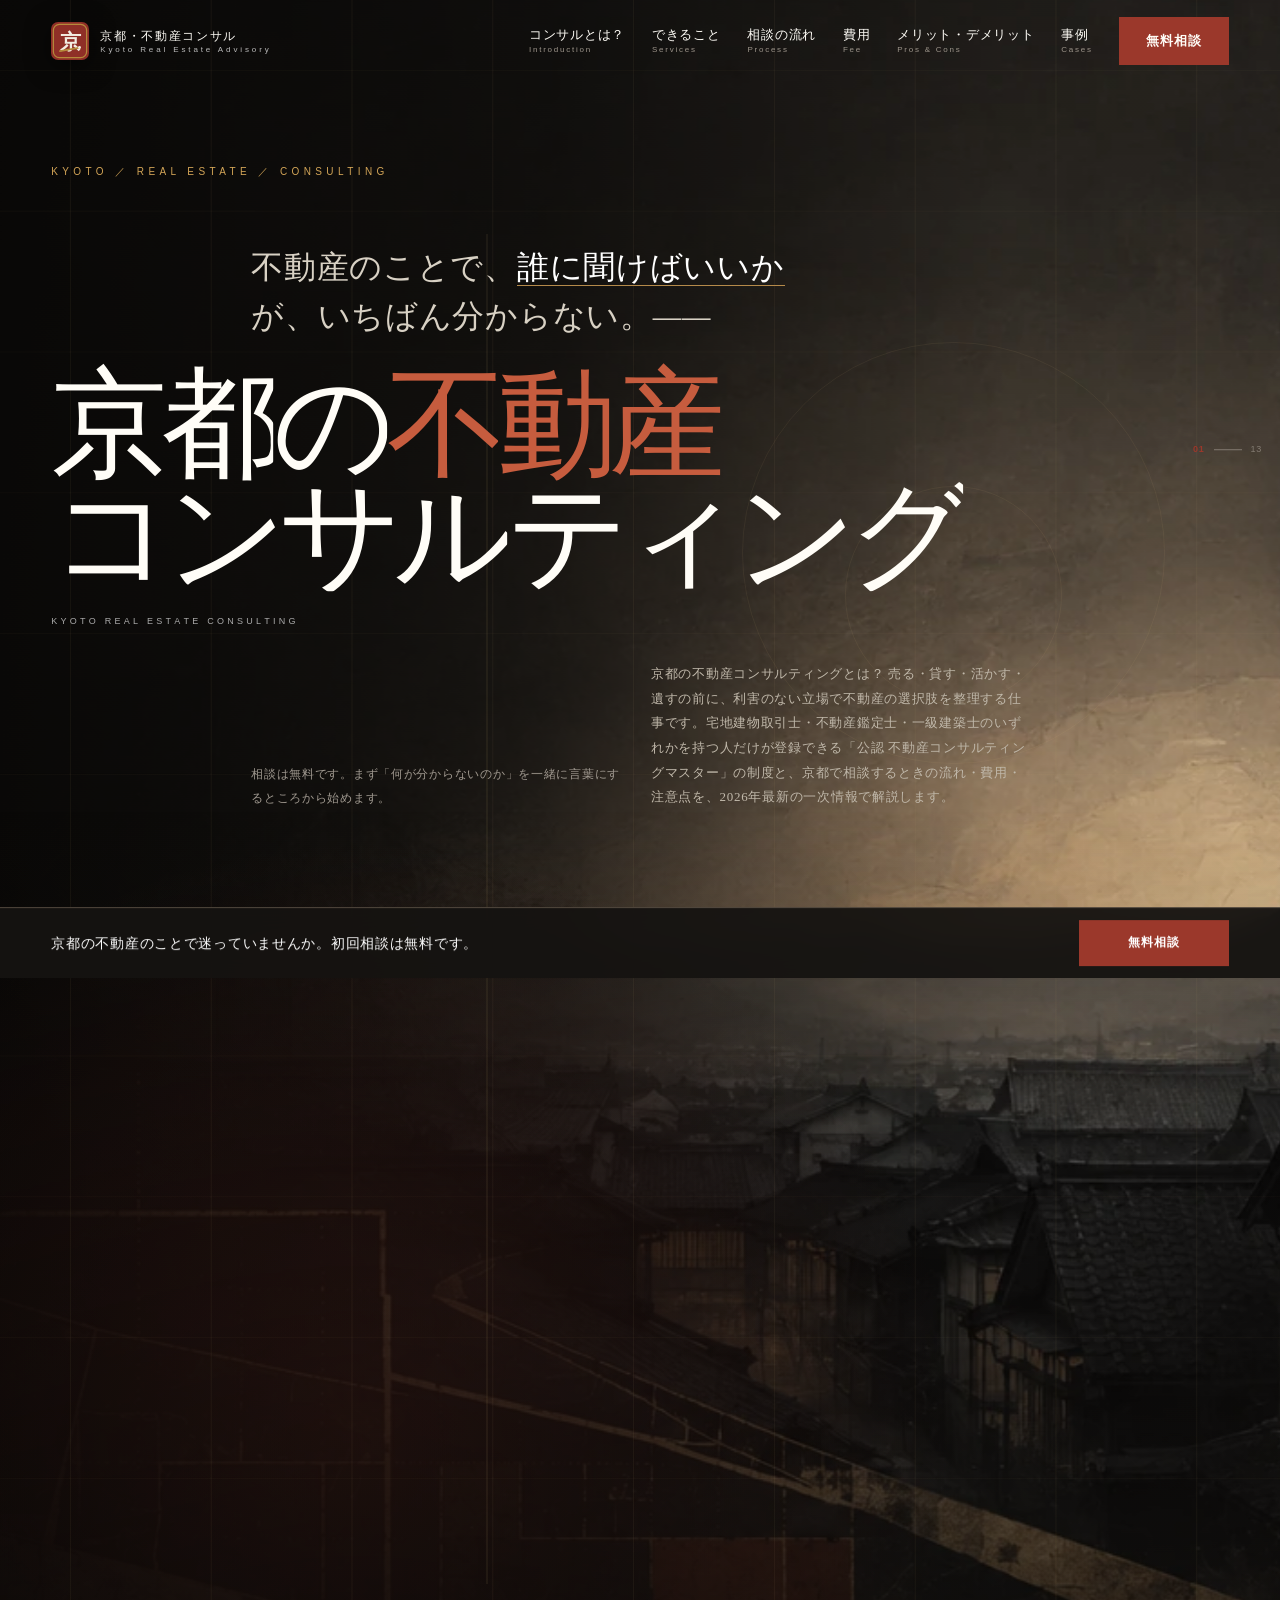
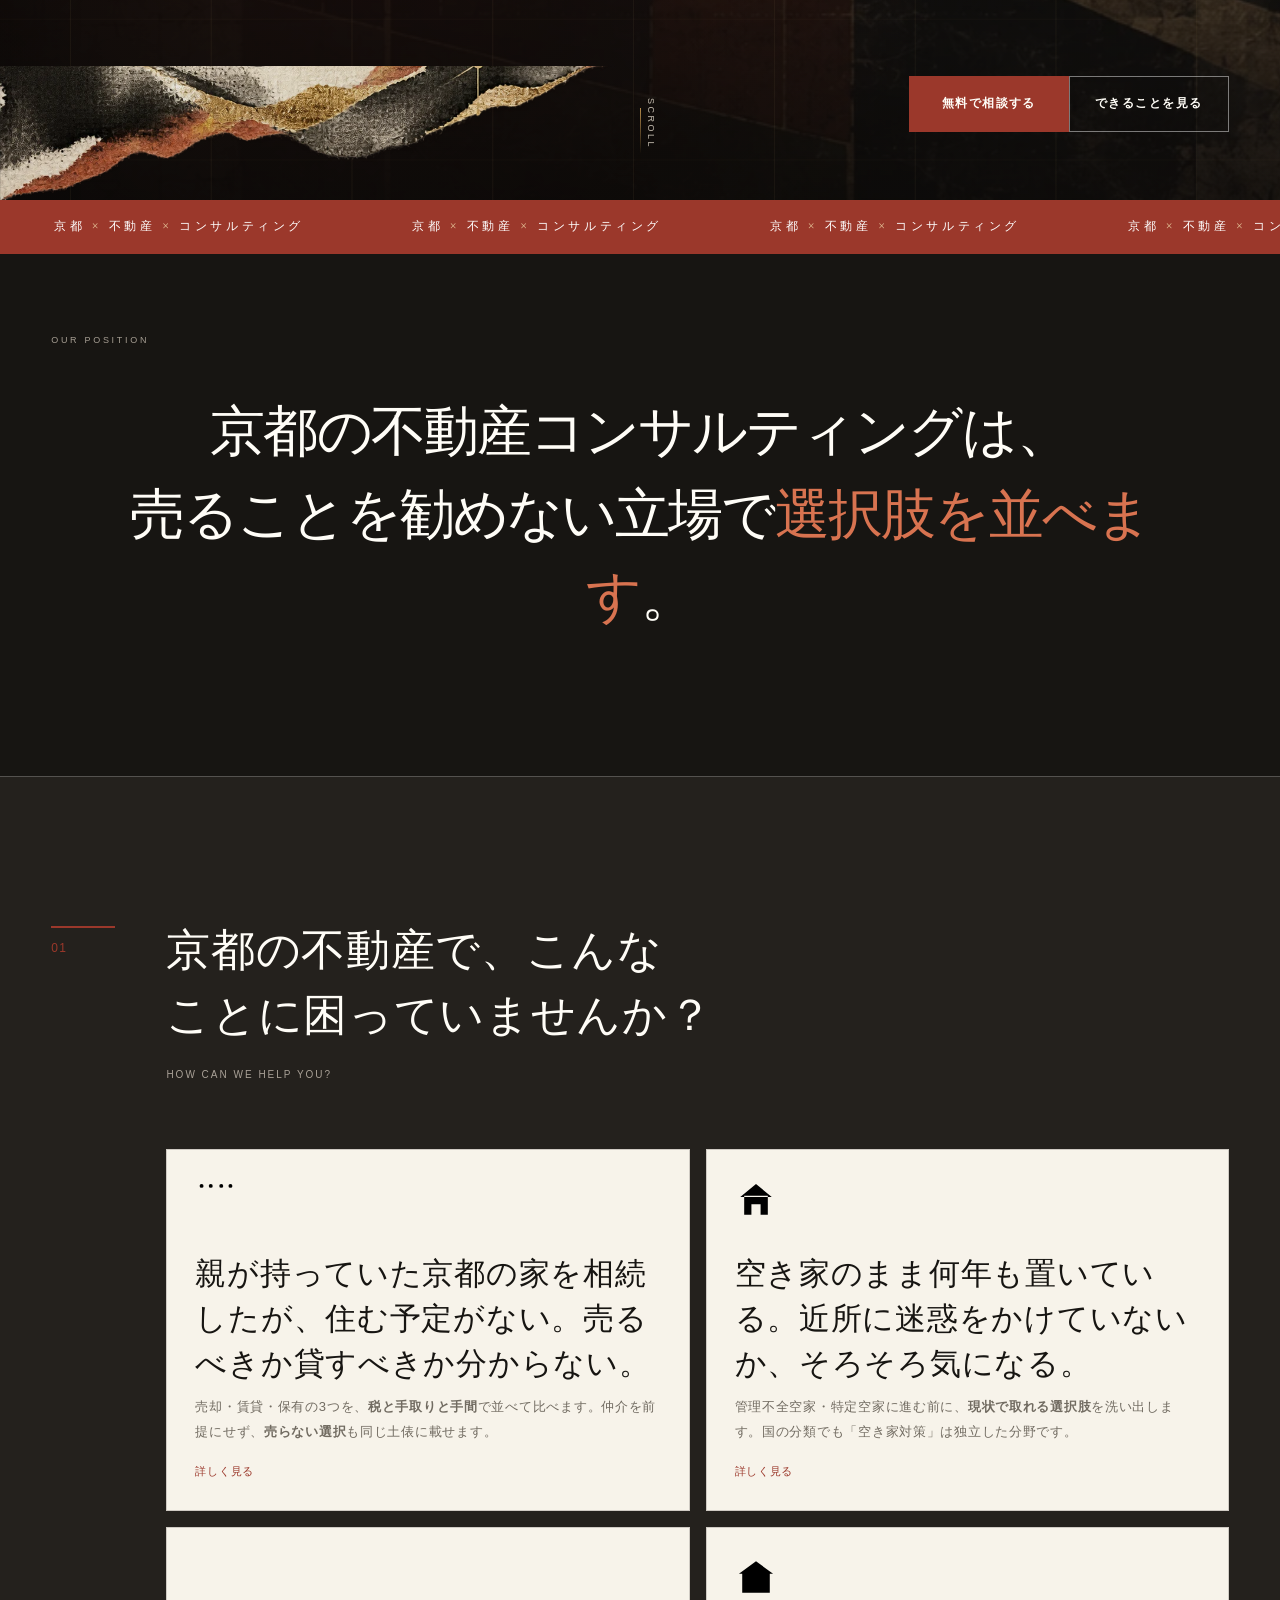
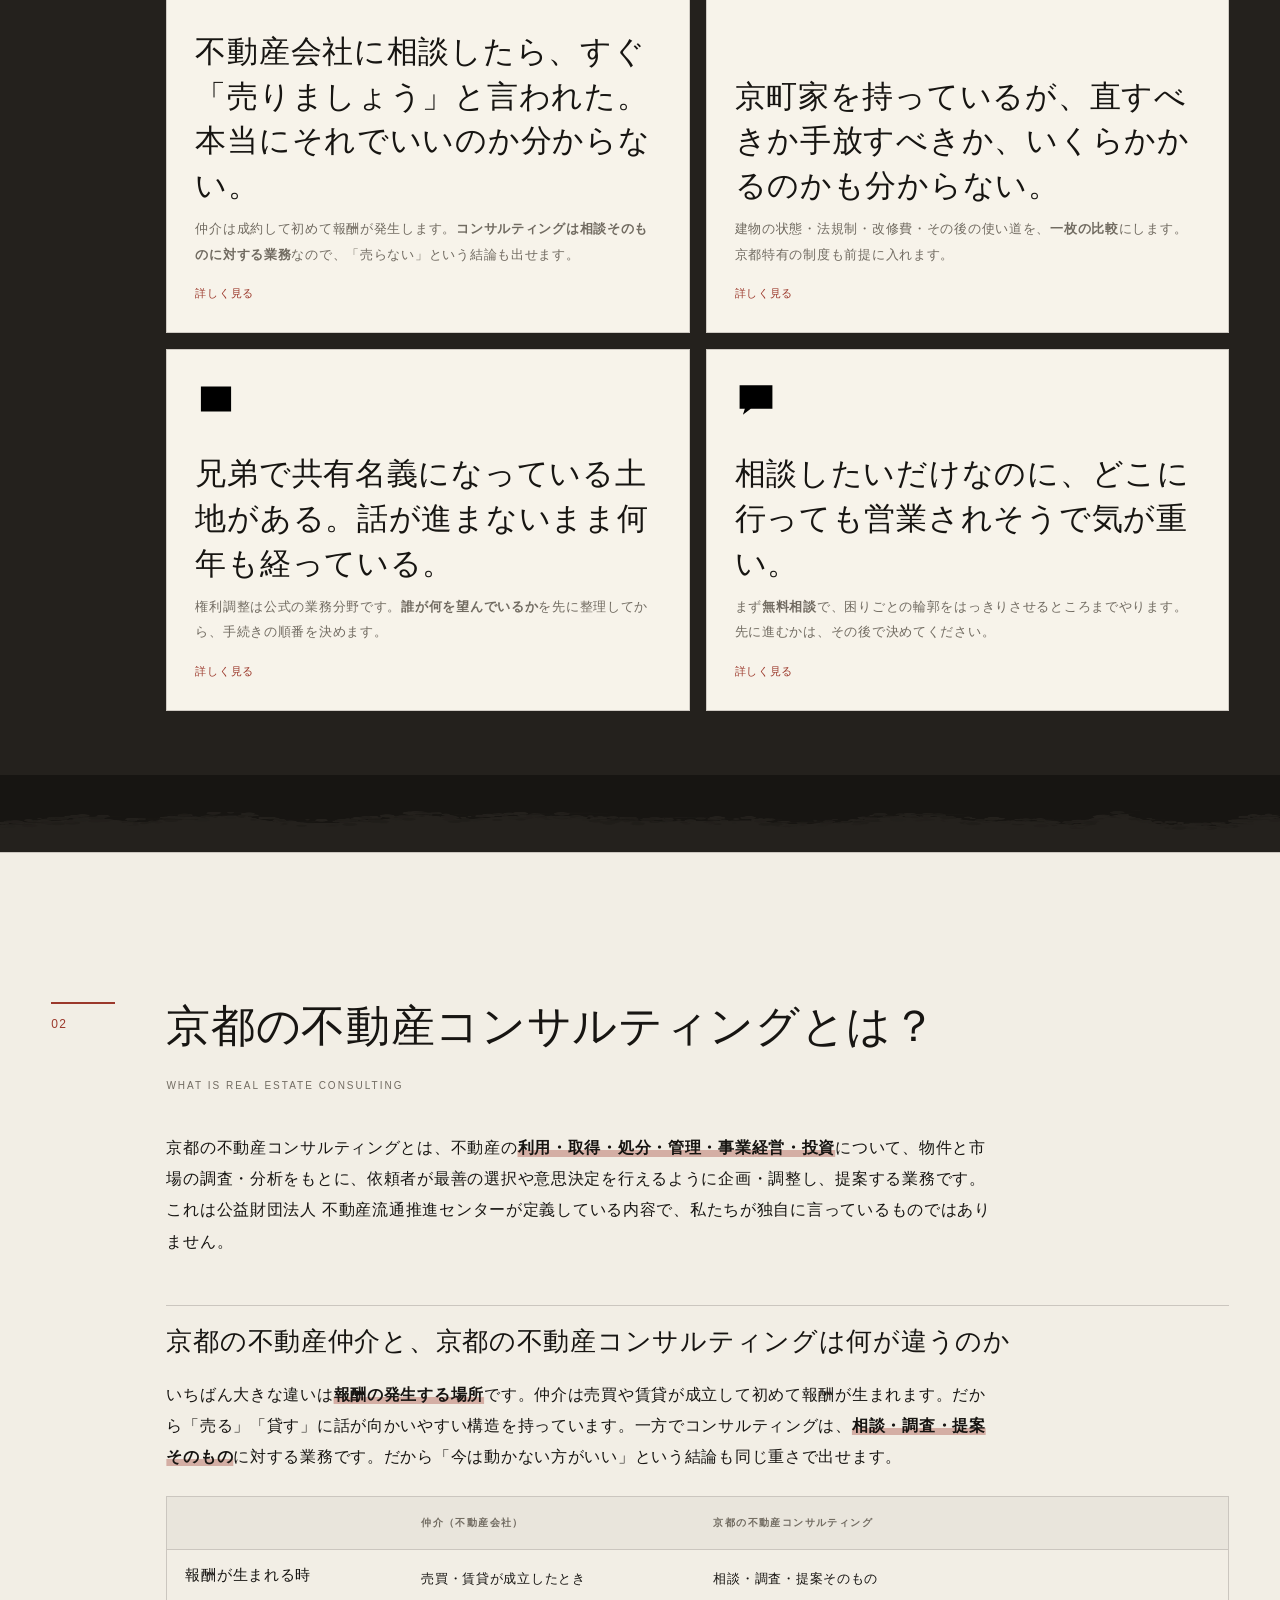
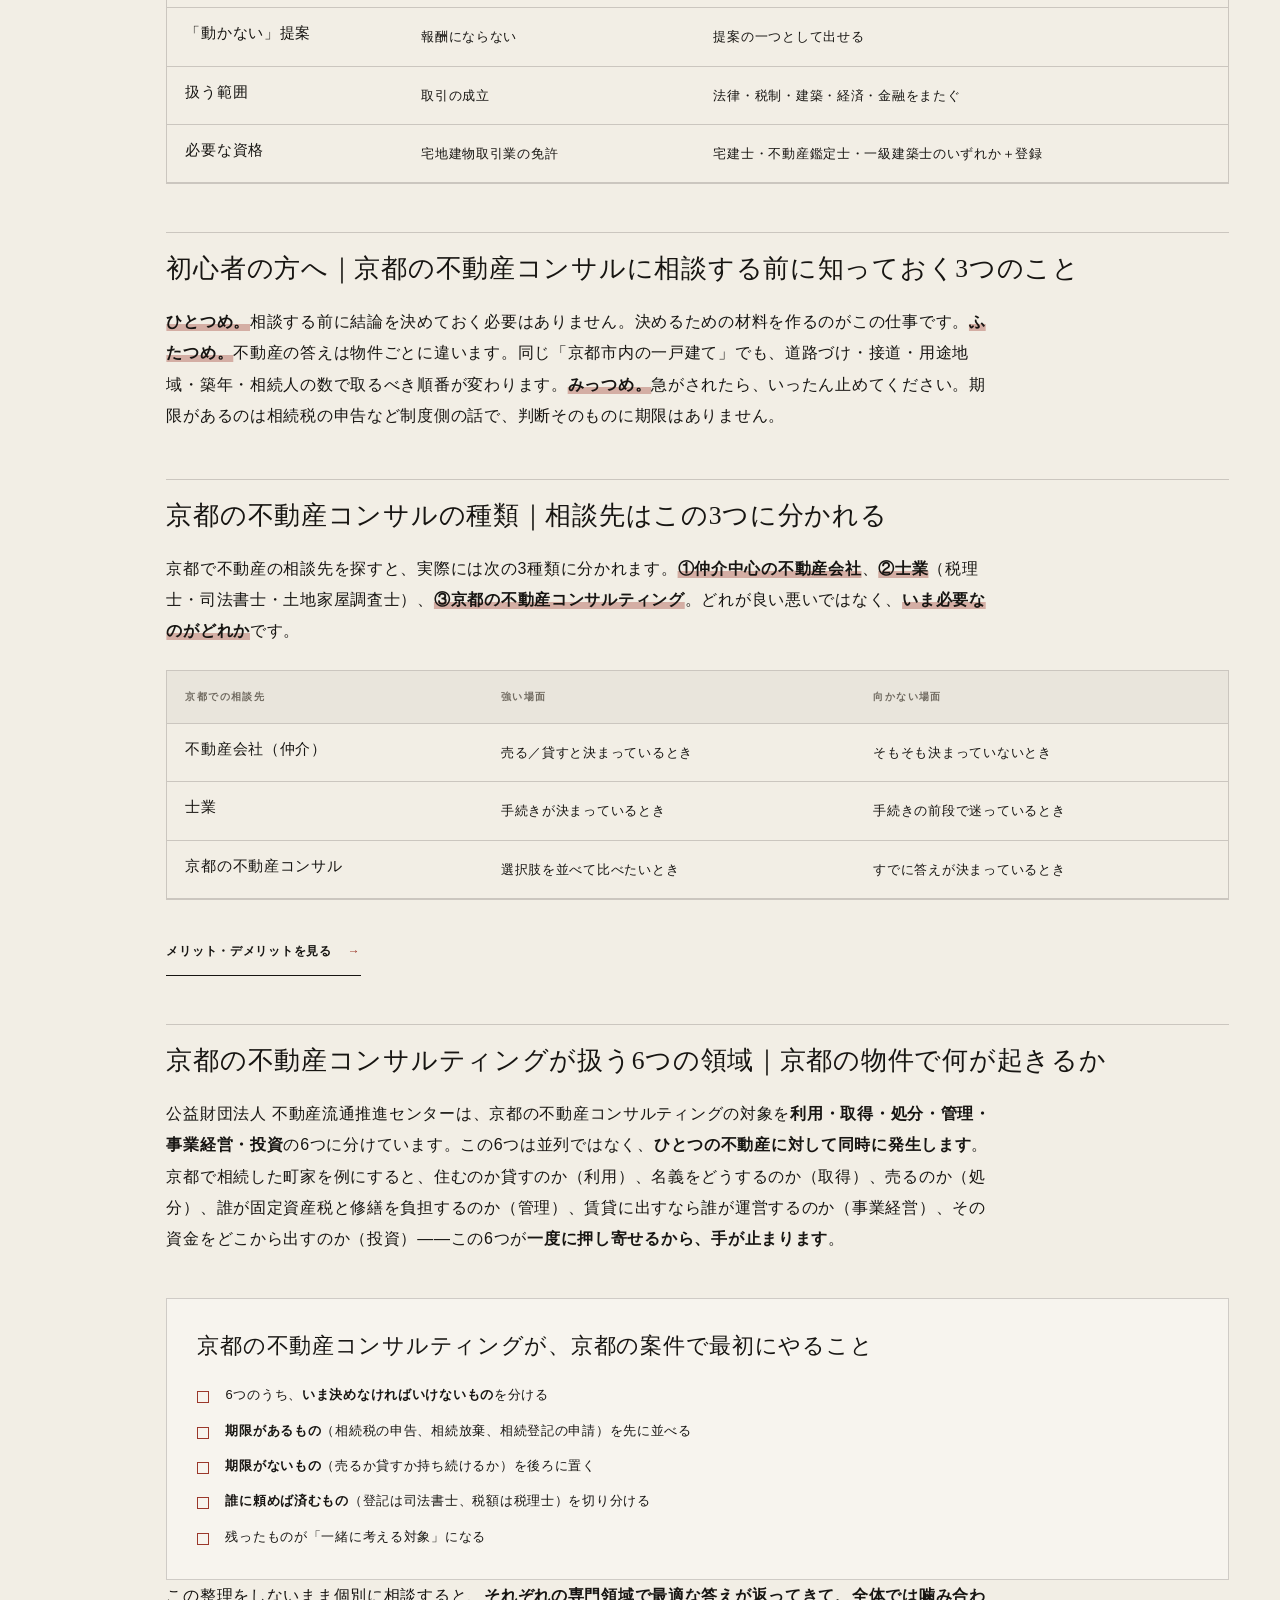
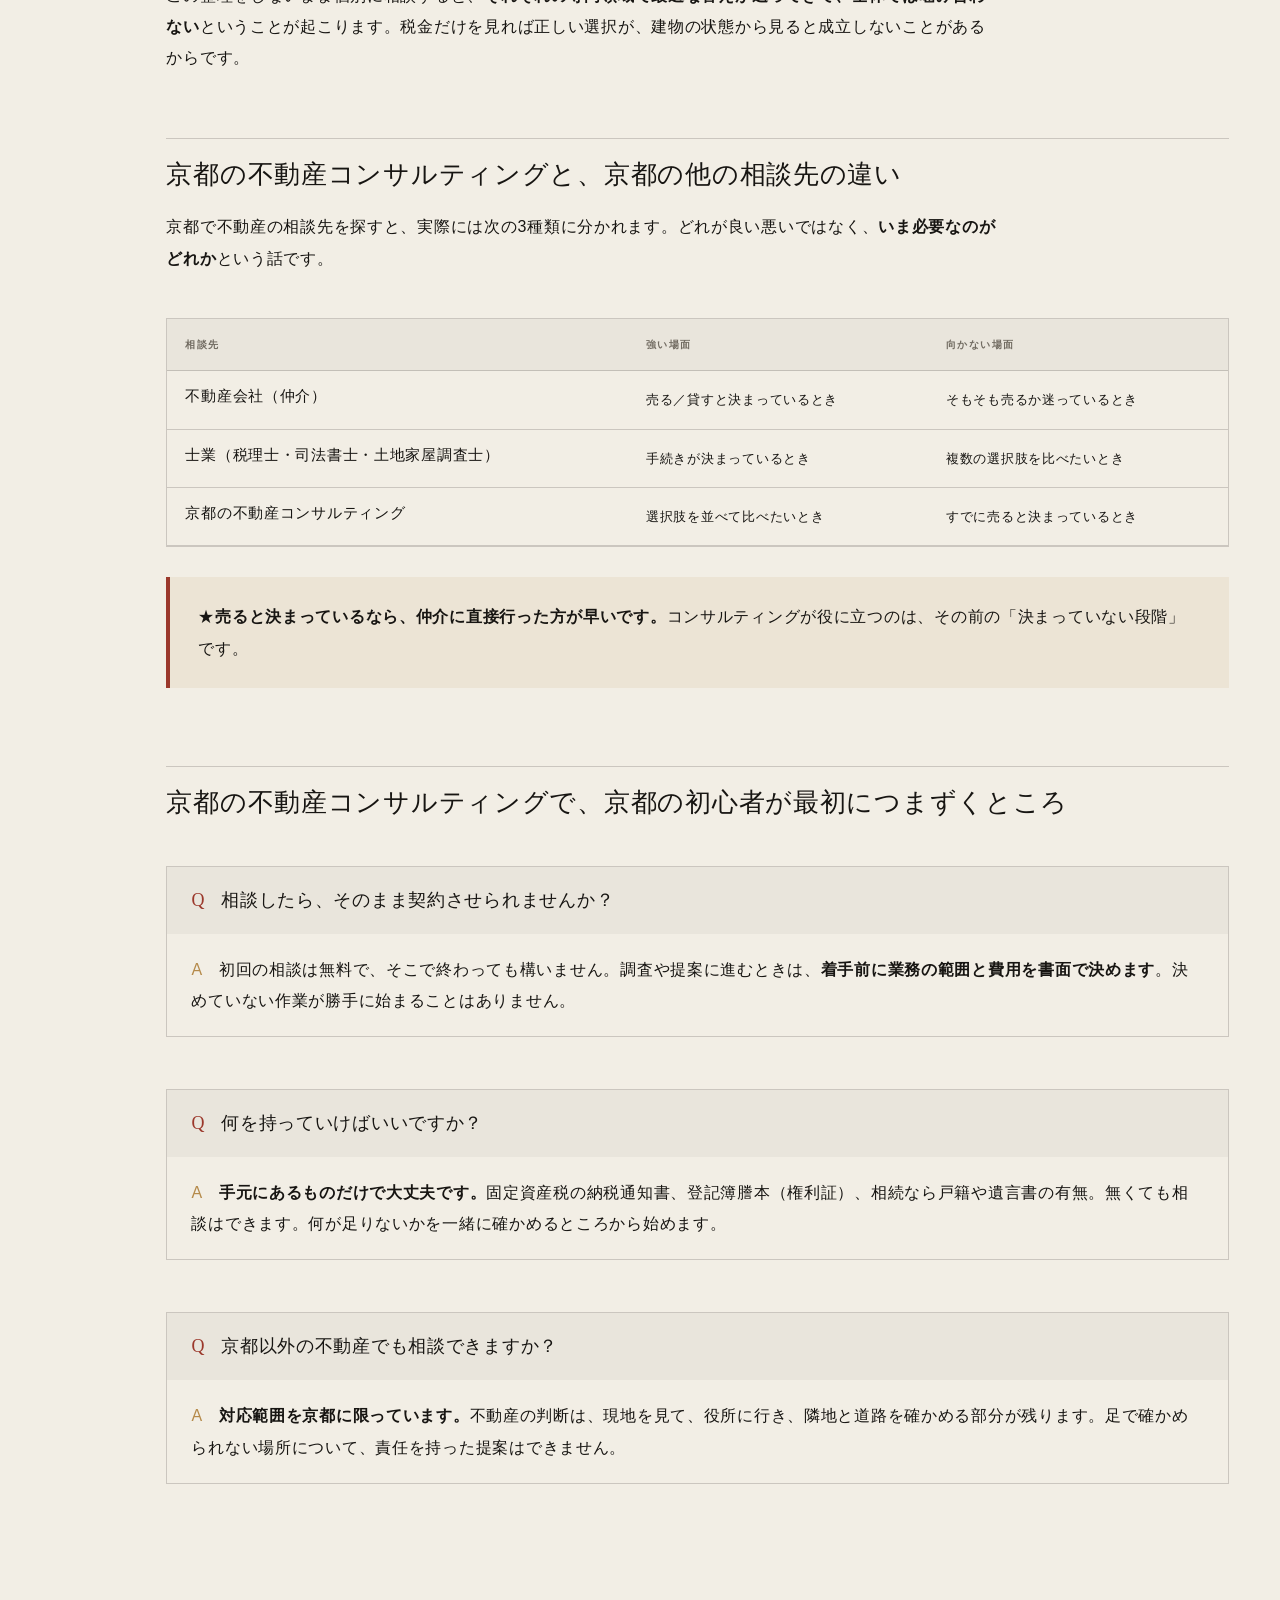
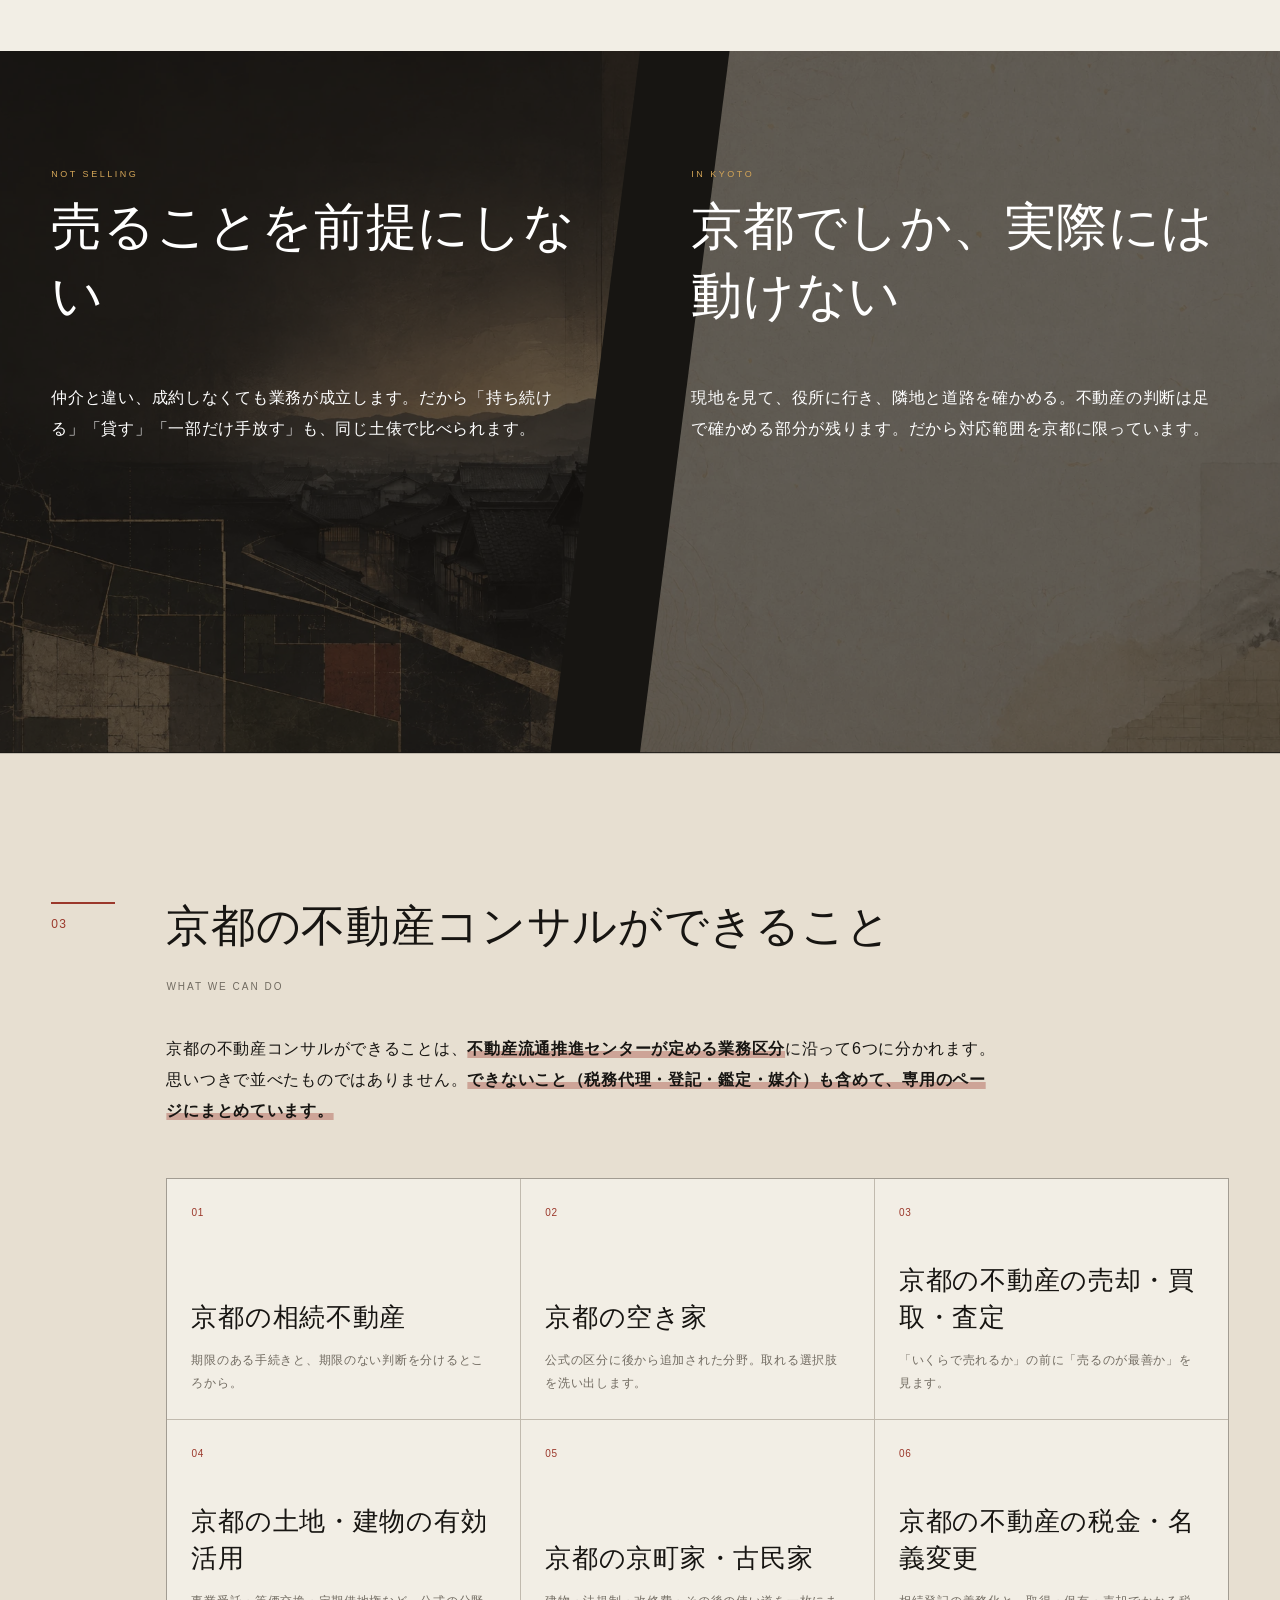
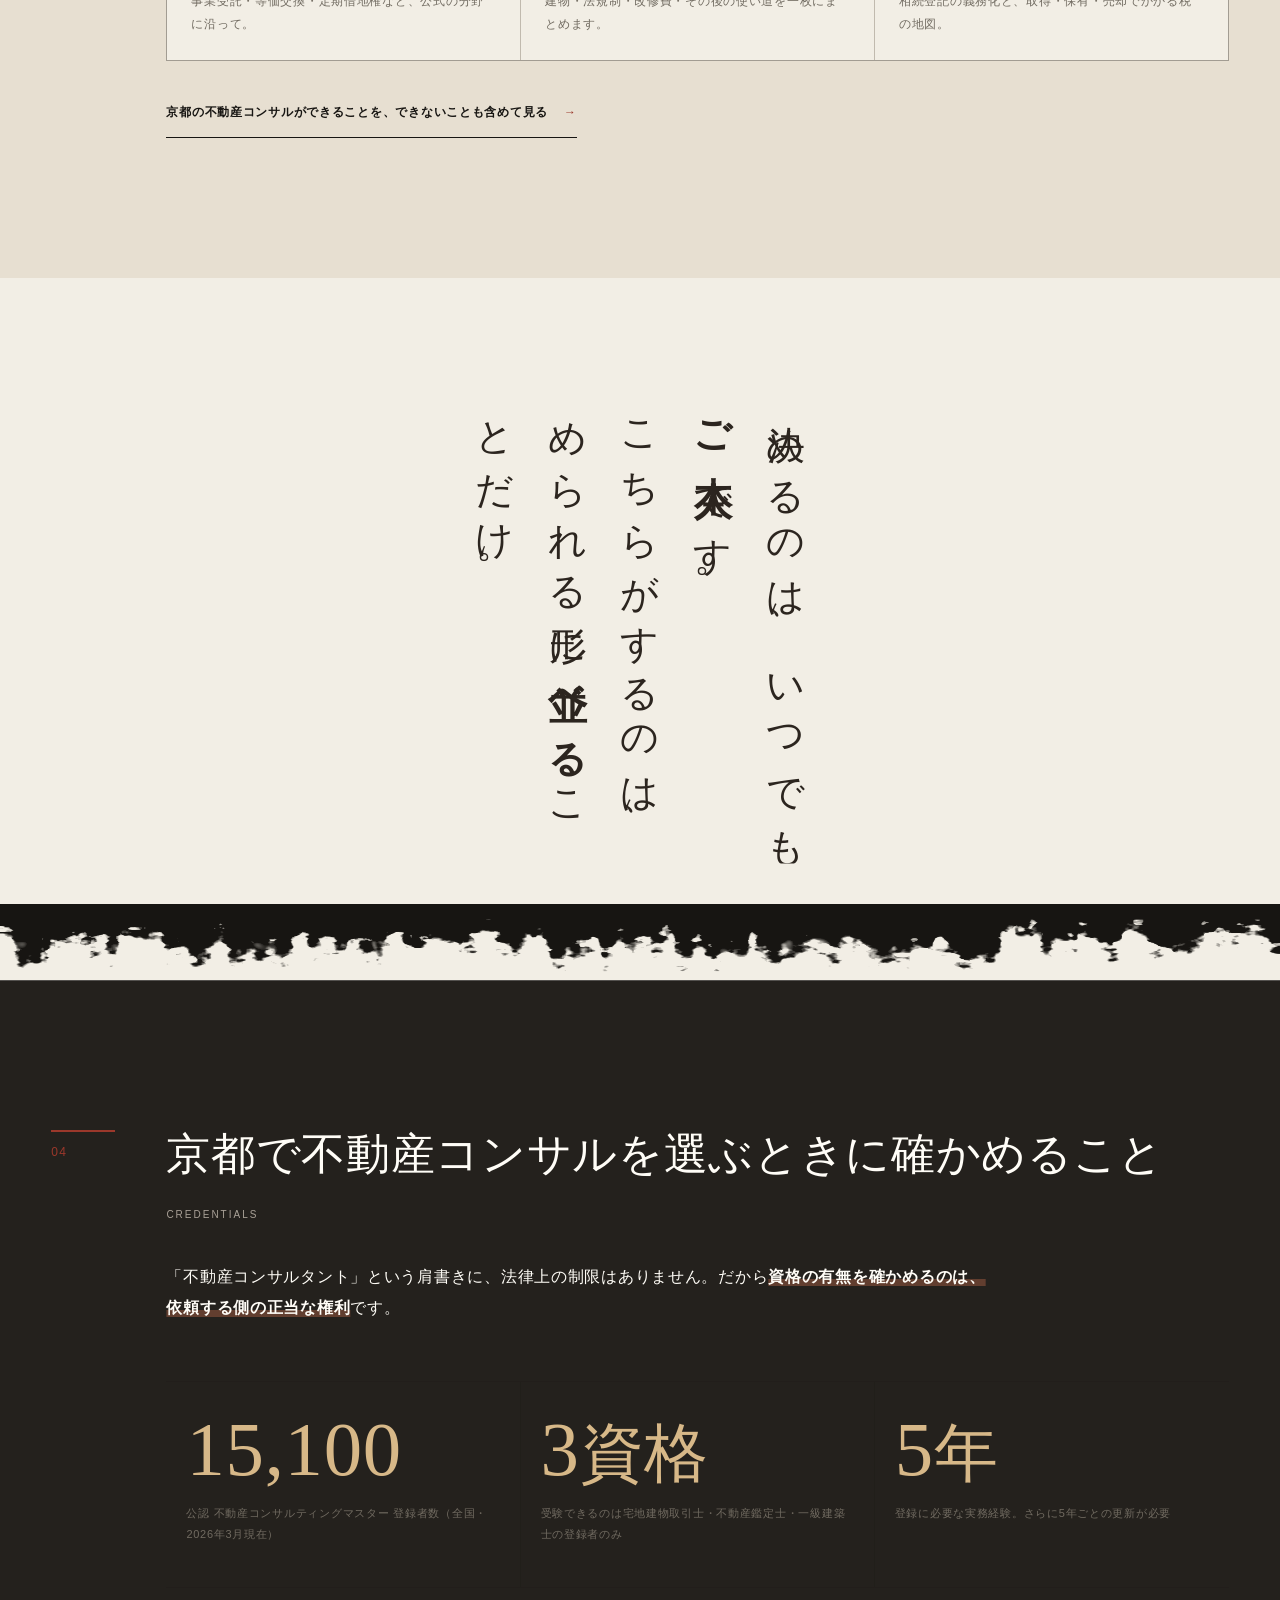
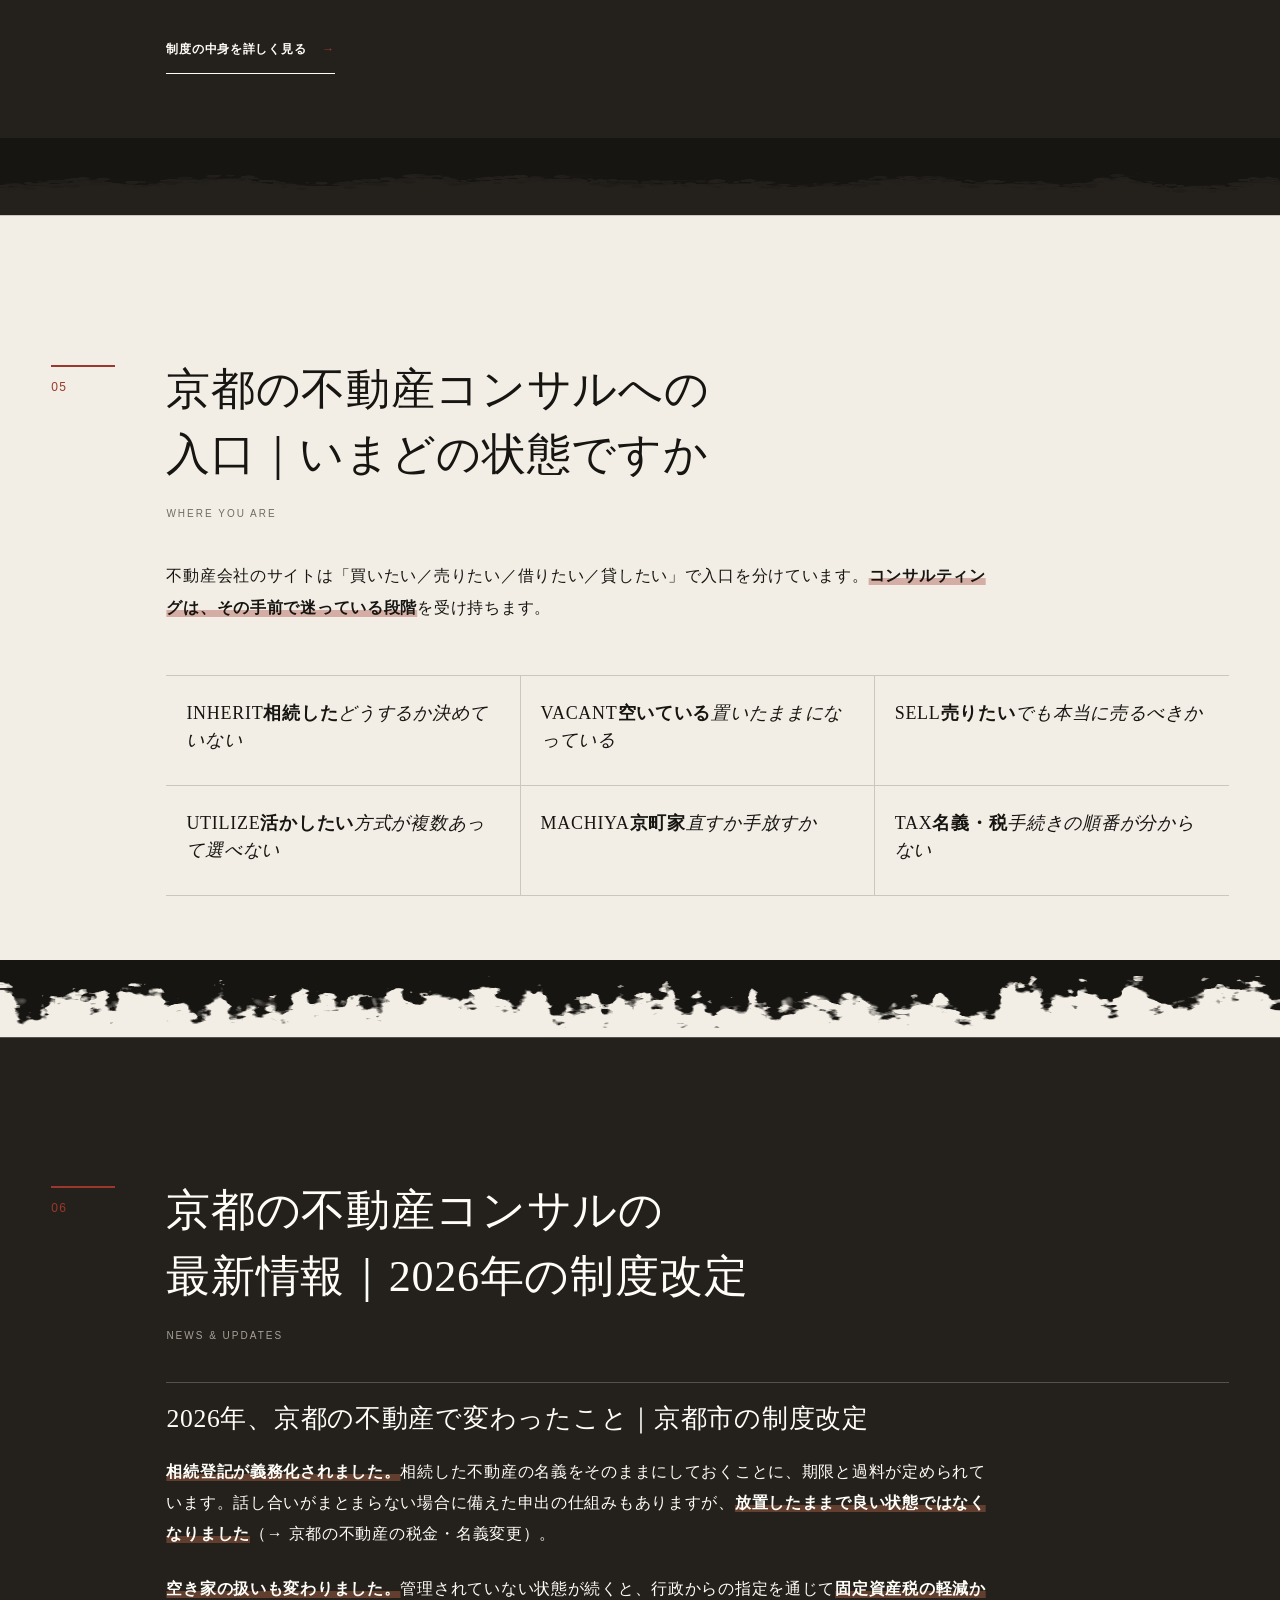
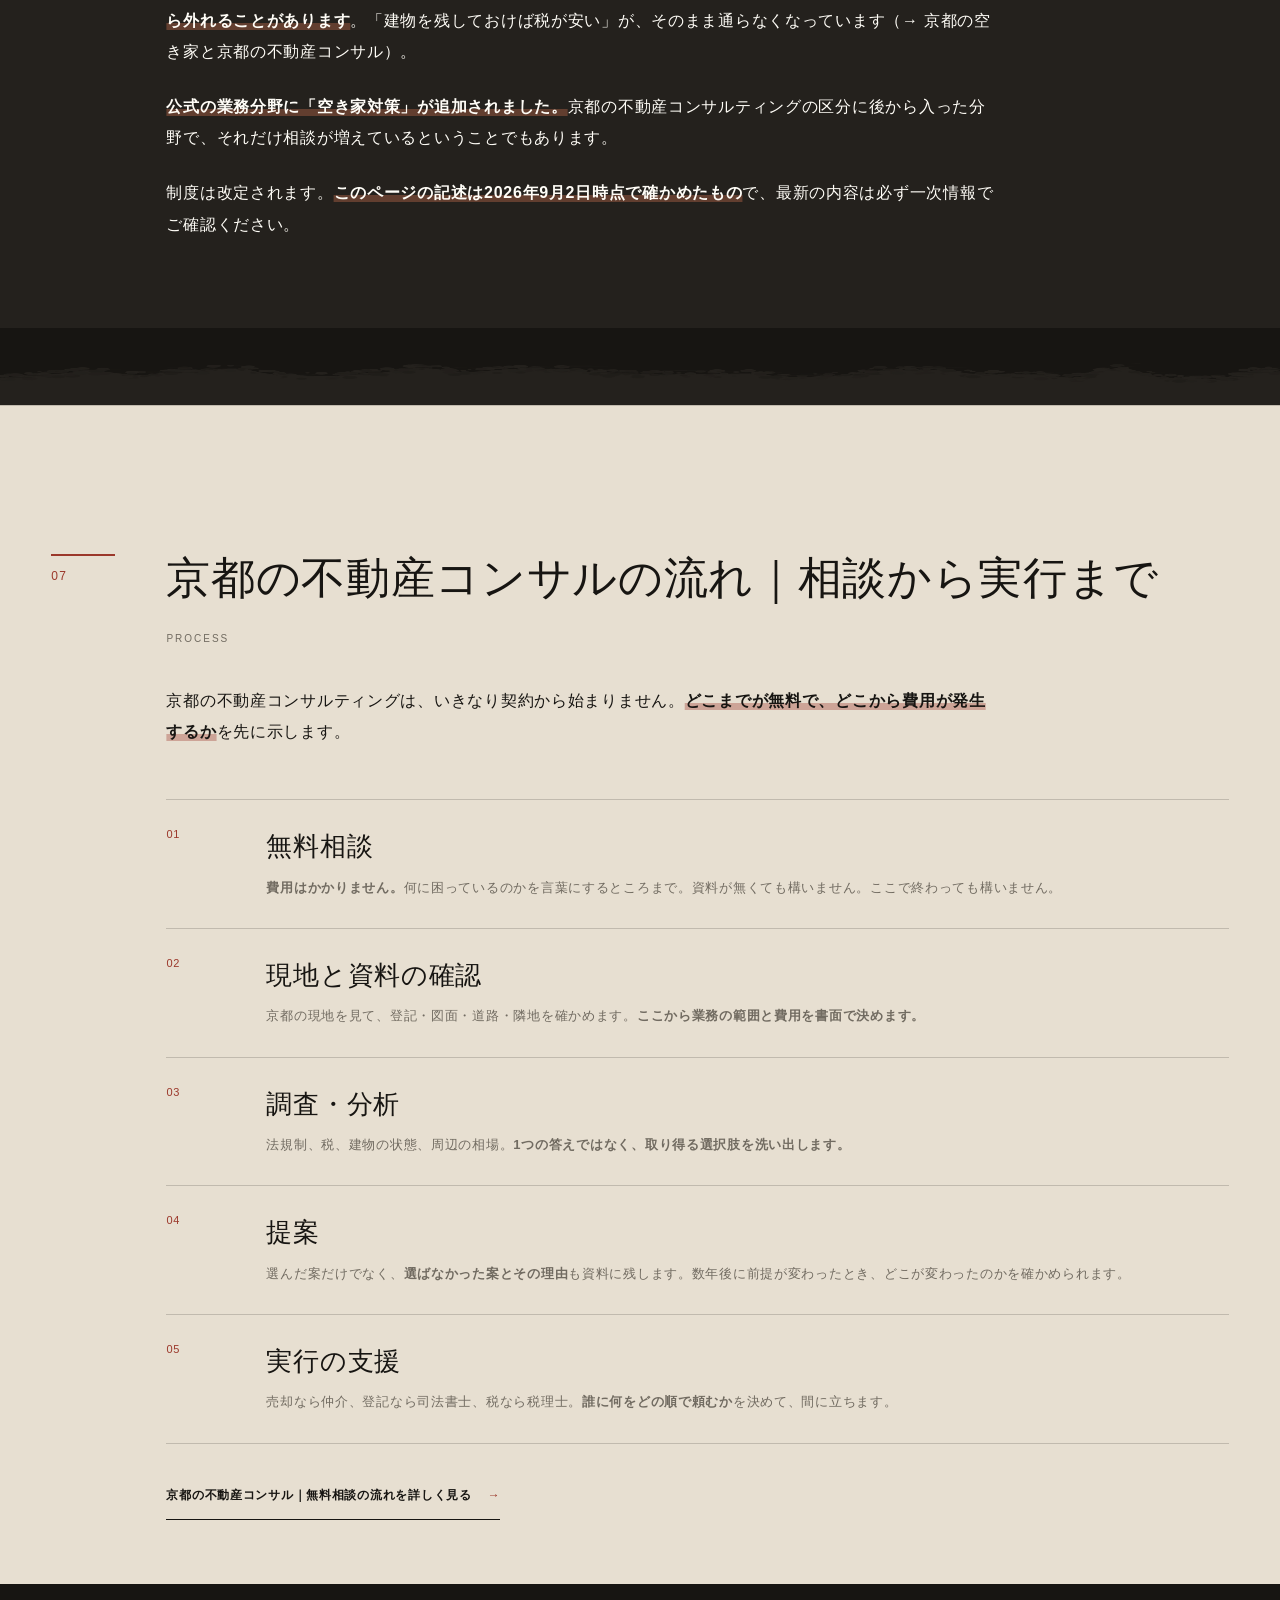
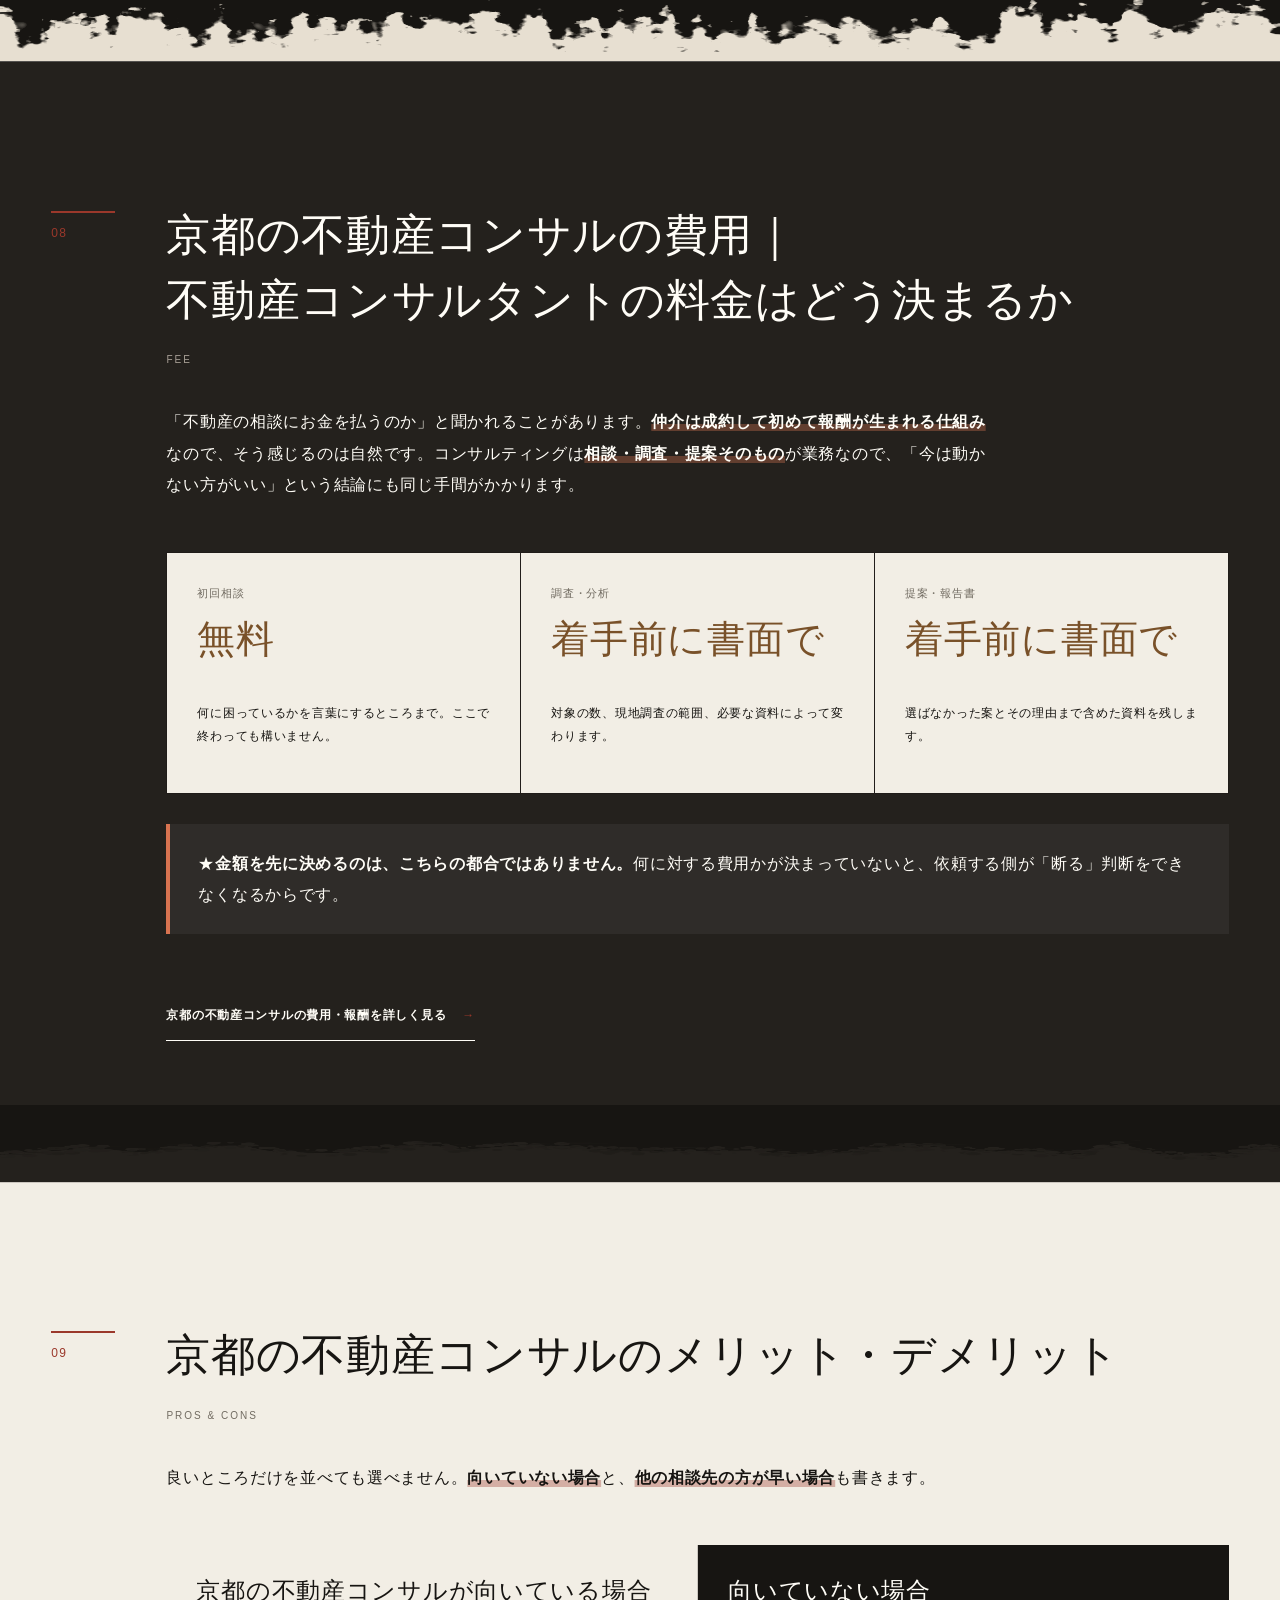
<file: index.html>
<!doctype html>
<html lang="ja">
<head>
<meta charset="utf-8">
<meta name="viewport" content="width=device-width, initial-scale=1">
<title>【最新2026版】京都で不動産のコンサルティング｜コンサルとは？</title>
<meta name="description" content="京都で不動産のコンサルティングとは何か。売る・貸す・活かす・遺すの前に、利害のない立場で選択肢を並べます。宅地建物取引士・不動産鑑定士・一級建築士のいずれかを持つ人だけが登録できる公認 不動産コンサルティングマスター、無料相談から実行までの5段階、費用が発生する段階、相談先が3つに分かれる理由まで一次情報で整理。">
<link rel="canonical" href="https://akatsuki-5648.github.io/kyoto-fudosan-consult/">
<meta name="robots" content="noindex,nofollow"><!-- ★未公開。公開時に外す -->
<meta property="og:type" content="website">
<meta property="og:title" content="【最新2026版】京都で不動産のコンサルティング｜コンサルとは？">
<meta property="og:description" content="京都で不動産のコンサルティングとは何か。売る・貸す・活かす・遺すの前に、利害のない立場で選択肢を並べます。宅地建物取引士・不動産鑑定士・一級建築士のいずれかを持つ人だけが登録できる公認 不動産コンサルティングマスター、無料相談から実行までの5段階、費用が発生する段階、相談先が3つに分かれる理由まで一次情報で整理。">
<meta property="og:url" content="https://akatsuki-5648.github.io/kyoto-fudosan-consult/">
<meta property="og:site_name" content="京都の不動産コンサルティング">
<meta property="og:image" content="https://akatsuki-5648.github.io/kyoto-fudosan-consult/img/og_top-v2.png">
<meta property="og:image:secure_url" content="https://akatsuki-5648.github.io/kyoto-fudosan-consult/img/og_top-v2.png">
<meta property="og:image:type" content="image/png">
<meta property="og:image:width" content="1200">
<meta property="og:image:height" content="630">
<meta property="og:image:alt" content="【最新2026版】京都で不動産のコンサルティング｜コンサルとは？｜京都の不動産コンサルティングの案内画像">
<meta property="og:locale" content="ja_JP">
<meta name="twitter:card" content="summary_large_image">
<meta name="twitter:title" content="【最新2026版】京都で不動産のコンサルティング｜コンサルとは？">
<meta name="twitter:description" content="京都で不動産のコンサルティングとは何か。売る・貸す・活かす・遺すの前に、利害のない立場で選択肢を並べます。宅地建物取引士・不動産鑑定士・一級建築士のいずれかを持つ人だけが登録できる公認 不動産コンサルティングマスター、無料相談から実行までの5段階、費用が発生する段階、相談先が3つに分かれる理由まで一次情報で整理。">
<meta name="twitter:image" content="https://akatsuki-5648.github.io/kyoto-fudosan-consult/img/og_top-v2.png">
<meta name="twitter:image:alt" content="【最新2026版】京都で不動産のコンサルティング｜コンサルとは？｜京都の不動産コンサルティングの案内画像">
<meta name="format-detection" content="telephone=no">
<meta name="application-name" content="京都・不動産コンサルティング">
<meta name="apple-mobile-web-app-title" content="京都不動産">
<meta name="theme-color" content="#14110e">
<meta name="msapplication-TileColor" content="#8f2f27">
<meta name="msapplication-config" content="browserconfig.xml">
<link rel="icon" href="favicon.ico" sizes="any">
<link rel="icon" href="icons/favicon.svg" type="image/svg+xml">
<link rel="icon" href="icons/favicon-32x32.png" type="image/png" sizes="32x32">
<link rel="icon" href="icons/favicon-16x16.png" type="image/png" sizes="16x16">
<link rel="apple-touch-icon" href="icons/apple-touch-icon.png" sizes="180x180">
<link rel="mask-icon" href="icons/safari-pinned-tab.svg" color="#8f2f27">
<link rel="manifest" href="site.webmanifest">
<link rel="preload" as="image" href="img/kyoto-consult-hero-v1.webp" fetchpriority="high">
<link rel="stylesheet" href="css/base.css?v=a2ab643b3f">
<link rel="stylesheet" href="css/layouts.css?v=2575b79964">
<link rel="stylesheet" href="css/pages.css?v=bf270d7a61">
<link rel="stylesheet" href="css/polish.css?v=f5eed3057f">
<script type="application/ld+json">{"@context":"https://schema.org","@graph":[{"@type":"WebSite","@id":"https://akatsuki-5648.github.io/kyoto-fudosan-consult/#website","url":"https://akatsuki-5648.github.io/kyoto-fudosan-consult/","name":"京都の不動産コンサルティング","inLanguage":"ja","thumbnailUrl":"https://akatsuki-5648.github.io/kyoto-fudosan-consult/img/og_top-v2.png"},{"@type":"ProfessionalService","@id":"https://akatsuki-5648.github.io/kyoto-fudosan-consult/#biz","name":"京都の不動産コンサルティング","url":"https://akatsuki-5648.github.io/kyoto-fudosan-consult/","logo":"https://akatsuki-5648.github.io/kyoto-fudosan-consult/icons/icon-512.png","image":"https://akatsuki-5648.github.io/kyoto-fudosan-consult/img/og_top-v2.png","areaServed":{"@type":"AdministrativeArea","name":"京都府"},"knowsAbout":["不動産コンサルティング","相続","空き家","京町家","不動産の売却","土地活用","不動産の税金"],"description":"京都の不動産について、売る・貸す・活かす・遺すの前に、利害のない立場で選択肢を整理する不動産コンサルティング。"},{"@type":"BreadcrumbList","@id":"https://akatsuki-5648.github.io/kyoto-fudosan-consult/#crumb","itemListElement":[{"@type":"ListItem","position":1,"name":"ホーム","item":"https://akatsuki-5648.github.io/kyoto-fudosan-consult/"}]},{"@type":"WebPage","@id":"https://akatsuki-5648.github.io/kyoto-fudosan-consult/#page","url":"https://akatsuki-5648.github.io/kyoto-fudosan-consult/","headline":"【最新2026版】京都で不動産のコンサルティング｜コンサルとは？","description":"京都で不動産のコンサルティングとは何か。売る・貸す・活かす・遺すの前に、利害のない立場で選択肢を並べます。宅地建物取引士・不動産鑑定士・一級建築士のいずれかを持つ人だけが登録できる公認 不動産コンサルティングマスター、無料相談から実行までの5段階、費用が発生する段階、相談先が3つに分かれる理由まで一次情報で整理。","inLanguage":"ja","image":"https://akatsuki-5648.github.io/kyoto-fudosan-consult/img/og_top-v2.png","isPartOf":{"@id":"https://akatsuki-5648.github.io/kyoto-fudosan-consult/#website"},"breadcrumb":{"@id":"https://akatsuki-5648.github.io/kyoto-fudosan-consult/#crumb"},"about":{"@id":"https://akatsuki-5648.github.io/kyoto-fudosan-consult/#biz"}}]}</script>

</head>
<body class="kfc-page kfc-page--top" data-page="top">
<a class="kfc-skip" href="#kfc-main">本文へ移動</a>
<div class="kfc-progress" aria-hidden="true"><i id="kfc-progress-bar"></i></div>
<div class="kfc-pre" id="kfc-pre" aria-hidden="true">
  <div class="kfc-pre__in">
    <p class="kfc-pre__t">京都 <i>&times;</i> 不動産 <i>&times;</i> コンサルティング</p>
    <p class="kfc-pre__s">KYOTO REAL ESTATE CONSULTING</p>
  </div>
  <p class="kfc-pre__n"><b id="kfc-pre-n">0</b>%</p>
  <div class="kfc-pre__bar"><i id="kfc-pre-bar"></i></div>
</div>
<header class="kfc-gnav" id="kfc-gnav">
  <div class="kfc-wrap kfc-gnav__in">
    <a class="kfc-gnav__brand" href="/"><img src="icons/favicon.svg" alt="" width="36" height="36"><span class="kfc-gnav__brand-copy"><b>京都・不動産コンサル</b><span>Kyoto Real Estate Advisory</span></span></a>
    <button class="kfc-burger" id="kfc-burger" aria-label="メニュー" aria-expanded="false"><span></span><span></span><span></span></button>
    <nav class="kfc-gnav__menu" aria-label="主要ナビゲーション">
    <ul class="kfc-gnav__list" id="kfc-gnav-list">
      <li><a class="kfc-gnav__a" href="/">コンサルとは？<small>Introduction</small></a></li>
      <li><a class="kfc-gnav__a" href="can/">できること<small>Services</small></a>
        <ul class="kfc-gnav__child">
          <li><a href="souzoku/">京都の相続不動産</a></li>
          <li><a href="akiya/">京都の空き家</a></li>
          <li><a href="baikyaku/">京都の不動産の売却・買取</a></li>
          <li><a href="katsuyou/">京都の土地・建物の活用</a></li>
          <li><a href="machiya/">京都の京町家・古民家</a></li>
          <li><a href="tax/">京都の不動産の税金・名義変更</a></li>
        </ul></li>
      <li><a class="kfc-gnav__a" href="flow/">相談の流れ<small>Process</small></a></li>
      <li><a class="kfc-gnav__a" href="fee/">費用<small>Fee</small></a></li>
      <li><a class="kfc-gnav__a" href="merit/">メリット・デメリット<small>Pros & Cons</small></a></li>
      <li><a class="kfc-gnav__a" href="case/">事例<small>Cases</small></a></li>
      <li class="kfc-gnav__mobile-cta"><a href="contact/">初回無料相談<small>CONTACT</small></a></li>
    </ul>
    </nav>
    <a class="kfc-gnav__cta" href="contact/">無料相談</a>
  </div>
</header>
<main id="kfc-main">

<section class="kfc-hero">
  <div class="kfc-hero__bg"></div>
  <div class="kfc-hero__veil"></div>
  <div class="kfc-hero__plan" aria-hidden="true"><i></i><i></i><i></i></div>
  <div class="kfc-hero__boundary" aria-hidden="true"><img src="img/kyoto-consult-boundary-v1.webp" alt=""></div>
  <div class="kfc-wrap">
    <p class="kfc-hero__eyebrow">KYOTO ／ REAL ESTATE ／ CONSULTING</p>
    <p class="kfc-hero__lead">不動産のことで、<b>誰に聞けばいいか</b>が、いちばん分からない。<em>——</em></p>
    <p class="kfc-hero__name">京都の<i>不動産</i><br>コンサルティング<small>KYOTO REAL ESTATE CONSULTING</small></p>
    <h1>京都の不動産コンサルティングとは？ 売る・貸す・活かす・遺すの前に、利害のない立場で不動産の選択肢を整理する仕事です。宅地建物取引士・不動産鑑定士・一級建築士のいずれかを持つ人だけが登録できる「公認 不動産コンサルティングマスター」の制度と、京都で相談するときの流れ・費用・注意点を、2026年最新の一次情報で解説します。</h1>
    <p class="kfc-hero__note">相談は無料です。まず「何が分からないのか」を一緒に言葉にするところから始めます。</p>
  </div>
    <div class="kfc-hbtns">
      <a class="kfc-hbtn kfc-hbtn--fill" href="contact/">無料で相談する</a>
      <a class="kfc-hbtn" href="#can">できることを見る</a>
    </div>
  <div class="kfc-wrap"><p class="kfc-hero__more">SCROLL</p></div>
</section>
<!-- ★横に流れる帯（← grounded2026.com の scroll-text-wrapper・実測 -679px） -->
<div class="kfc-marquee" aria-hidden="true">
  <div class="kfc-marquee__in">
    <span>京都 <i>&times;</i> 不動産 <i>&times;</i> コンサルティング</span>
    <span>京都 <i>&times;</i> 不動産 <i>&times;</i> コンサルティング</span>
    <span>京都 <i>&times;</i> 不動産 <i>&times;</i> コンサルティング</span>
    <span>京都 <i>&times;</i> 不動産 <i>&times;</i> コンサルティング</span>
  </div>
</div>

<section class="kfc-lead kfc-lead--ink">
  <div class="kfc-wrap">
        <p class="kfc-lead__s">OUR POSITION</p>
        <p class="kfc-lead__t" data-reveal>京都の不動産コンサルティングは、<br>売ることを勧めない立場で<em>選択肢を並べます</em>。</p>
  </div>
</section>

<section class="kfc-sec kfc-sec--dark" id="help" data-section-key="help" data-kfc-section>
  <div class="kfc-wrap">
    <p class="kfc-sec__no">01</p>
    <h2 class="kfc-sec__h">京都の不動産で、こんなことに困っていませんか？</h2>
    <p class="kfc-sec__en">How can we help you?</p>

    <div class="kfc-help">
      <div class="kfc-help__i" data-reveal>
        <svg class="kfc-help__icon" aria-hidden="true"><use href="icons/service-icons.svg#inheritance"></use></svg>
        <p class="kfc-help__q">親が持っていた京都の家を相続したが、住む予定がない。売るべきか貸すべきか分からない。</p>
        <p class="kfc-help__a">売却・賃貸・保有の3つを、<b>税と手取りと手間</b>で並べて比べます。仲介を前提にせず、<b>売らない選択</b>も同じ土俵に載せます。</p>
        <a class="kfc-help__l" href="souzoku/">詳しく見る</a>
      </div>
      <div class="kfc-help__i" data-reveal data-delay="1">
        <svg class="kfc-help__icon" aria-hidden="true"><use href="icons/service-icons.svg#vacancy"></use></svg>
        <p class="kfc-help__q">空き家のまま何年も置いている。近所に迷惑をかけていないか、そろそろ気になる。</p>
        <p class="kfc-help__a">管理不全空家・特定空家に進む前に、<b>現状で取れる選択肢</b>を洗い出します。国の分類でも「空き家対策」は独立した分野です。</p>
        <a class="kfc-help__l" href="akiya/">詳しく見る</a>
      </div>
      <div class="kfc-help__i" data-reveal data-delay="2">
        <svg class="kfc-help__icon" aria-hidden="true"><use href="icons/service-icons.svg#compare"></use></svg>
        <p class="kfc-help__q">不動産会社に相談したら、すぐ「売りましょう」と言われた。本当にそれでいいのか分からない。</p>
        <p class="kfc-help__a">仲介は成約して初めて報酬が発生します。<b>コンサルティングは相談そのものに対する業務</b>なので、「売らない」という結論も出せます。</p>
        <a class="kfc-help__l" href="merit/">詳しく見る</a>
      </div>
      <div class="kfc-help__i" data-reveal>
        <svg class="kfc-help__icon" aria-hidden="true"><use href="icons/service-icons.svg#machiya"></use></svg>
        <p class="kfc-help__q">京町家を持っているが、直すべきか手放すべきか、いくらかかるのかも分からない。</p>
        <p class="kfc-help__a">建物の状態・法規制・改修費・その後の使い道を、<b>一枚の比較</b>にします。京都特有の制度も前提に入れます。</p>
        <a class="kfc-help__l" href="machiya/">詳しく見る</a>
      </div>
      <div class="kfc-help__i" data-reveal data-delay="1">
        <svg class="kfc-help__icon" aria-hidden="true"><use href="icons/service-icons.svg#rights"></use></svg>
        <p class="kfc-help__q">兄弟で共有名義になっている土地がある。話が進まないまま何年も経っている。</p>
        <p class="kfc-help__a">権利調整は公式の業務分野です。<b>誰が何を望んでいるか</b>を先に整理してから、手続きの順番を決めます。</p>
        <a class="kfc-help__l" href="tax/">詳しく見る</a>
      </div>
      <div class="kfc-help__i" data-reveal data-delay="2">
        <svg class="kfc-help__icon" aria-hidden="true"><use href="icons/service-icons.svg#consult"></use></svg>
        <p class="kfc-help__q">相談したいだけなのに、どこに行っても営業されそうで気が重い。</p>
        <p class="kfc-help__a">まず<b>無料相談</b>で、困りごとの輪郭をはっきりさせるところまでやります。先に進むかは、その後で決めてください。</p>
        <a class="kfc-help__l" href="flow/">詳しく見る</a>
      </div>
    </div>

  </div>
</section>
<div class="kfc-cut kfc-cut--washi kfc-cut--ink" aria-hidden="true"></div>

<section class="kfc-sec " id="about" data-section-key="about" data-kfc-section>
  <div class="kfc-wrap">
    <p class="kfc-sec__no">02</p>
    <h2 class="kfc-sec__h">京都の不動産コンサルティングとは？</h2>
    <p class="kfc-sec__en">What is real estate consulting</p>
    <div class="kfc-read">
      <p>京都の不動産コンサルティングとは、不動産の<b>利用・取得・処分・管理・事業経営・投資</b>について、物件と市場の調査・分析をもとに、依頼者が最善の選択や意思決定を行えるように企画・調整し、提案する業務です。これは公益財団法人 不動産流通推進センターが定義している内容で、私たちが独自に言っているものではありません。</p>
      <h3 class="kfc-sub">京都の不動産仲介と、京都の不動産コンサルティングは何が違うのか</h3>
      <p>いちばん大きな違いは<b>報酬の発生する場所</b>です。仲介は売買や賃貸が成立して初めて報酬が生まれます。だから「売る」「貸す」に話が向かいやすい構造を持っています。一方でコンサルティングは、<b>相談・調査・提案そのもの</b>に対する業務です。だから「今は動かない方がいい」という結論も同じ重さで出せます。</p>
      <div class="kfc-table">
        <table>
          <thead><tr><th>　</th><th>仲介（不動産会社）</th><th>京都の不動産コンサルティング</th></tr></thead>
          <tbody>
            <tr><th>報酬が生まれる時</th><td>売買・賃貸が成立したとき</td><td>相談・調査・提案そのもの</td></tr>
            <tr><th>「動かない」提案</th><td>報酬にならない</td><td>提案の一つとして出せる</td></tr>
            <tr><th>扱う範囲</th><td>取引の成立</td><td>法律・税制・建築・経済・金融をまたぐ</td></tr>
            <tr><th>必要な資格</th><td>宅地建物取引業の免許</td><td>宅建士・不動産鑑定士・一級建築士のいずれか＋登録</td></tr>
          </tbody>
        </table>
      </div>
      <h3 class="kfc-sub">初心者の方へ｜京都の不動産コンサルに相談する前に知っておく3つのこと</h3>
      <p><b>ひとつめ。</b>相談する前に結論を決めておく必要はありません。決めるための材料を作るのがこの仕事です。<b>ふたつめ。</b>不動産の答えは物件ごとに違います。同じ「京都市内の一戸建て」でも、道路づけ・接道・用途地域・築年・相続人の数で取るべき順番が変わります。<b>みっつめ。</b>急がされたら、いったん止めてください。期限があるのは相続税の申告など制度側の話で、判断そのものに期限はありません。</p>
      <h3 class="kfc-sub">京都の不動産コンサルの種類｜相談先はこの3つに分かれる</h3>
      <p>京都で不動産の相談先を探すと、実際には次の3種類に分かれます。<b>①仲介中心の不動産会社</b>、<b>②士業</b>（税理士・司法書士・土地家屋調査士）、<b>③京都の不動産コンサルティング</b>。どれが良い悪いではなく、<b>いま必要なのがどれか</b>です。</p>
      <div class="kfc-table">
        <table>
          <thead><tr><th>京都での相談先</th><th>強い場面</th><th>向かない場面</th></tr></thead>
          <tbody>
            <tr><th>不動産会社（仲介）</th><td>売る／貸すと決まっているとき</td><td>そもそも決まっていないとき</td></tr>
            <tr><th>士業</th><td>手続きが決まっているとき</td><td>手続きの前段で迷っているとき</td></tr>
            <tr><th>京都の不動産コンサル</th><td>選択肢を並べて比べたいとき</td><td>すでに答えが決まっているとき</td></tr>
          </tbody>
        </table>
      </div>
    </div>
    <a class="kfc-more" href="merit/">メリット・デメリットを見る</a>      <h3 class="kfc-sub">京都の不動産コンサルティングが扱う6つの領域｜京都の物件で何が起きるか</h3>      <p>公益財団法人 不動産流通推進センターは、京都の不動産コンサルティングの対象を<b>利用・取得・処分・管理・事業経営・投資</b>の6つに分けています。この6つは並列ではなく、<b>ひとつの不動産に対して同時に発生します</b>。京都で相続した町家を例にすると、住むのか貸すのか（利用）、名義をどうするのか（取得）、売るのか（処分）、誰が固定資産税と修繕を負担するのか（管理）、賃貸に出すなら誰が運営するのか（事業経営）、その資金をどこから出すのか（投資）——この6つが<b>一度に押し寄せるから、手が止まります</b>。</p>    <div class="kfc-check">
      <p class="kfc-check__t">京都の不動産コンサルティングが、京都の案件で最初にやること</p>
      <ul class="kfc-check__l">
        <li>6つのうち、<b>いま決めなければいけないもの</b>を分ける</li>
        <li><b>期限があるもの</b>（相続税の申告、相続放棄、相続登記の申請）を先に並べる</li>
        <li><b>期限がないもの</b>（売るか貸すか持ち続けるか）を後ろに置く</li>
        <li><b>誰に頼めば済むもの</b>（登記は司法書士、税額は税理士）を切り分ける</li>
        <li>残ったものが「一緒に考える対象」になる</li>
      </ul>
    </div>      <p>この整理をしないまま個別に相談すると、<b>それぞれの専門領域で最適な答えが返ってきて、全体では噛み合わない</b>ということが起こります。税金だけを見れば正しい選択が、建物の状態から見ると成立しないことがあるからです。</p>      <h3 class="kfc-sub">京都の不動産コンサルティングと、京都の他の相談先の違い</h3>      <p>京都で不動産の相談先を探すと、実際には次の3種類に分かれます。どれが良い悪いではなく、<b>いま必要なのがどれか</b>という話です。</p>      <div class="kfc-table">
        <table>
          <thead><tr><th>相談先</th><th>強い場面</th><th>向かない場面</th></tr></thead>
          <tbody>
            <tr><th>不動産会社（仲介）</th><td>売る／貸すと決まっているとき</td><td>そもそも売るか迷っているとき</td></tr>
            <tr><th>士業（税理士・司法書士・土地家屋調査士）</th><td>手続きが決まっているとき</td><td>複数の選択肢を比べたいとき</td></tr>
            <tr><th>京都の不動産コンサルティング</th><td>選択肢を並べて比べたいとき</td><td>すでに売ると決まっているとき</td></tr>
          </tbody>
        </table>
      </div>    <aside class="kfc-note "><p>★<b>売ると決まっているなら、仲介に直接行った方が早いです。</b>コンサルティングが役に立つのは、その前の「決まっていない段階」です。</p></aside>      <h3 class="kfc-sub">京都の不動産コンサルティングで、京都の初心者が最初につまずくところ</h3>    <div class="kfc-qa">
      <p class="kfc-qa__q">相談したら、そのまま契約させられませんか？</p>
      <p class="kfc-qa__a">初回の相談は無料で、そこで終わっても構いません。調査や提案に進むときは、<b>着手前に業務の範囲と費用を書面で決めます</b>。決めていない作業が勝手に始まることはありません。</p>
    </div>    <div class="kfc-qa">
      <p class="kfc-qa__q">何を持っていけばいいですか？</p>
      <p class="kfc-qa__a"><b>手元にあるものだけで大丈夫です。</b>固定資産税の納税通知書、登記簿謄本（権利証）、相続なら戸籍や遺言書の有無。無くても相談はできます。何が足りないかを一緒に確かめるところから始めます。</p>
    </div>    <div class="kfc-qa">
      <p class="kfc-qa__q">京都以外の不動産でも相談できますか？</p>
      <p class="kfc-qa__a"><b>対応範囲を京都に限っています。</b>不動産の判断は、現地を見て、役所に行き、隣地と道路を確かめる部分が残ります。足で確かめられない場所について、責任を持った提案はできません。</p>
    </div>
  </div>
</section>

<div class="kfc-split">
  <div class="kfc-split__side kfc-split__side--l" data-reveal>
    <p class="kfc-split__k">NOT SELLING</p>
    <p class="kfc-split__t">売ることを前提にしない</p>
    <p class="kfc-split__d">仲介と違い、成約しなくても業務が成立します。だから「持ち続ける」「貸す」「一部だけ手放す」も、同じ土俵で比べられます。</p>
  </div>
  <div class="kfc-split__side kfc-split__side--r" data-reveal data-delay="1">
    <p class="kfc-split__k">IN KYOTO</p>
    <p class="kfc-split__t">京都でしか、実際には動けない</p>
    <p class="kfc-split__d">現地を見て、役所に行き、隣地と道路を確かめる。不動産の判断は足で確かめる部分が残ります。だから対応範囲を京都に限っています。</p>
  </div>
</div>

<section class="kfc-sec kfc-sec--tint" id="can" data-section-key="can" data-kfc-section>
  <div class="kfc-wrap">
    <p class="kfc-sec__no">03</p>
    <h2 class="kfc-sec__h">京都の不動産コンサルができること</h2>
    <p class="kfc-sec__en">What we can do</p>
    <div class="kfc-read">
      <p>京都の不動産コンサルができることは、<b>不動産流通推進センターが定める業務区分</b>に沿って6つに分かれます。思いつきで並べたものではありません。<b>できないこと（税務代理・登記・鑑定・媒介）も含めて、専用のページにまとめています。</b></p>
    </div>
    <div class="kfc-cards">
      <a class="kfc-card" href="souzoku/" data-reveal><p class="kfc-card__n">01</p><p class="kfc-card__t">京都の相続不動産</p><p class="kfc-card__d">期限のある手続きと、期限のない判断を分けるところから。</p></a>
      <a class="kfc-card" href="akiya/" data-reveal data-delay="1"><p class="kfc-card__n">02</p><p class="kfc-card__t">京都の空き家</p><p class="kfc-card__d">公式の区分に後から追加された分野。取れる選択肢を洗い出します。</p></a>
      <a class="kfc-card" href="baikyaku/" data-reveal data-delay="2"><p class="kfc-card__n">03</p><p class="kfc-card__t">京都の不動産の売却・買取・査定</p><p class="kfc-card__d">「いくらで売れるか」の前に「売るのが最善か」を見ます。</p></a>
      <a class="kfc-card" href="katsuyou/" data-reveal><p class="kfc-card__n">04</p><p class="kfc-card__t">京都の土地・建物の有効活用</p><p class="kfc-card__d">事業受託・等価交換・定期借地権など、公式の分野に沿って。</p></a>
      <a class="kfc-card" href="machiya/" data-reveal data-delay="1"><p class="kfc-card__n">05</p><p class="kfc-card__t">京都の京町家・古民家</p><p class="kfc-card__d">建物・法規制・改修費・その後の使い道を一枚にまとめます。</p></a>
      <a class="kfc-card" href="tax/" data-reveal data-delay="2"><p class="kfc-card__n">06</p><p class="kfc-card__t">京都の不動産の税金・名義変更</p><p class="kfc-card__d">相続登記の義務化と、取得・保有・売却でかかる税の地図。</p></a>
    </div>    <a class="kfc-more" href="can/">京都の不動産コンサルができることを、できないことも含めて見る</a>
  </div>
</section>

<section class="kfc-tate">
  <p class="kfc-tate__t" data-reveal>決めるのは、いつでも<b>ご本人</b>です。<br>こちらがするのは、決められる形に<b>並べる</b>ことだけ。</p>
</section>
<div class="kfc-cut kfc-cut--sumi kfc-cut--ink" aria-hidden="true"></div>

<section class="kfc-sec kfc-sec--dark" id="who" data-section-key="who" data-kfc-section>
  <div class="kfc-wrap">
    <p class="kfc-sec__no">04</p>
    <h2 class="kfc-sec__h">京都で不動産コンサルを選ぶときに確かめること</h2>
    <p class="kfc-sec__en">Credentials</p>
    <div class="kfc-read">
      <p>「不動産コンサルタント」という肩書きに、法律上の制限はありません。だから<b>資格の有無を確かめるのは、依頼する側の正当な権利</b>です。</p>
    </div>
    <div class="kfc-figures" style="margin:34px 0 10px">
      <div class="kfc-figures__i" data-reveal>
        <p class="kfc-figures__n" data-count="15100">0</p>
        <p class="kfc-figures__l">公認 不動産コンサルティングマスター 登録者数（全国・2026年3月現在）</p>
      </div>
      <div class="kfc-figures__i" data-reveal data-delay="1">
        <p class="kfc-figures__n" data-count="3">0<small>資格</small></p>
        <p class="kfc-figures__l">受験できるのは宅地建物取引士・不動産鑑定士・一級建築士の登録者のみ</p>
      </div>
      <div class="kfc-figures__i" data-reveal data-delay="2">
        <p class="kfc-figures__n" data-count="5">0<small>年</small></p>
        <p class="kfc-figures__l">登録に必要な実務経験。さらに5年ごとの更新が必要</p>
      </div>
    </div>

    <a class="kfc-more" href="master/">制度の中身を詳しく見る</a>
  </div>
</section>
<div class="kfc-cut kfc-cut--washi kfc-cut--ink" aria-hidden="true"></div>

<section class="kfc-sec " id="use" data-section-key="use" data-kfc-section>
  <div class="kfc-wrap">
    <p class="kfc-sec__no">05</p>
    <h2 class="kfc-sec__h">京都の不動産コンサルへの入口｜いまどの状態ですか</h2>
    <p class="kfc-sec__en">Where you are</p>
    <div class="kfc-read">
      <p>不動産会社のサイトは「買いたい／売りたい／借りたい／貸したい」で入口を分けています。<b>コンサルティングは、その手前で迷っている段階</b>を受け持ちます。</p>
    </div>
    <div class="kfc-use">
      <a class="kfc-use__i" href="souzoku/" data-reveal><span>INHERIT</span><b>相続した</b><i>どうするか決めていない</i></a>
      <a class="kfc-use__i" href="akiya/" data-reveal data-delay="1"><span>VACANT</span><b>空いている</b><i>置いたままになっている</i></a>
      <a class="kfc-use__i" href="baikyaku/" data-reveal data-delay="2"><span>SELL</span><b>売りたい</b><i>でも本当に売るべきか</i></a>
      <a class="kfc-use__i" href="katsuyou/" data-reveal><span>UTILIZE</span><b>活かしたい</b><i>方式が複数あって選べない</i></a>
      <a class="kfc-use__i" href="machiya/" data-reveal data-delay="1"><span>MACHIYA</span><b>京町家</b><i>直すか手放すか</i></a>
      <a class="kfc-use__i" href="tax/" data-reveal data-delay="2"><span>TAX</span><b>名義・税</b><i>手続きの順番が分からない</i></a>
    </div>

  </div>
</section>
<div class="kfc-cut kfc-cut--sumi kfc-cut--ink" aria-hidden="true"></div>

<section class="kfc-sec kfc-sec--dark" id="news" data-section-key="news" data-kfc-section>
  <div class="kfc-wrap">
    <p class="kfc-sec__no">06</p>
    <h2 class="kfc-sec__h">京都の不動産コンサルの最新情報｜2026年の制度改定</h2>
    <p class="kfc-sec__en">News &amp; updates</p>
    <div class="kfc-read">
      <h3 class="kfc-sub">2026年、京都の不動産で変わったこと｜京都市の制度改定</h3>
      <p><b>相続登記が義務化されました。</b>相続した不動産の名義をそのままにしておくことに、期限と過料が定められています。話し合いがまとまらない場合に備えた申出の仕組みもありますが、<b>放置したままで良い状態ではなくなりました</b>（→ <a href="tax/">京都の不動産の税金・名義変更</a>）。</p>
      <p><b>空き家の扱いも変わりました。</b>管理されていない状態が続くと、行政からの指定を通じて<b>固定資産税の軽減から外れることがあります</b>。「建物を残しておけば税が安い」が、そのまま通らなくなっています（→ <a href="akiya/">京都の空き家と京都の不動産コンサル</a>）。</p>
      <p><b>公式の業務分野に「空き家対策」が追加されました。</b>京都の不動産コンサルティングの区分に後から入った分野で、それだけ相談が増えているということでもあります。</p>
      <p>制度は改定されます。<b>このページの記述は2026年9月2日時点で確かめたもの</b>で、最新の内容は必ず一次情報でご確認ください。</p>
    </div>
  </div>
</section>
<div class="kfc-cut kfc-cut--washi kfc-cut--ink" aria-hidden="true"></div>

<section class="kfc-sec kfc-sec--tint" id="flow" data-section-key="flow" data-kfc-section>
  <div class="kfc-wrap">
    <p class="kfc-sec__no">07</p>
    <h2 class="kfc-sec__h">京都の不動産コンサルの流れ｜相談から実行まで</h2>
    <p class="kfc-sec__en">Process</p>
    <div class="kfc-read">
      <p>京都の不動産コンサルティングは、いきなり契約から始まりません。<b>どこまでが無料で、どこから費用が発生するか</b>を先に示します。</p>
    </div>    <ol class="kfc-step">
      <li class="kfc-step__i"><p class="kfc-step__n">01</p><div><p class="kfc-step__t">無料相談</p><p class="kfc-step__d"><b>費用はかかりません。</b>何に困っているのかを言葉にするところまで。資料が無くても構いません。ここで終わっても構いません。</p></div></li>
      <li class="kfc-step__i"><p class="kfc-step__n">02</p><div><p class="kfc-step__t">現地と資料の確認</p><p class="kfc-step__d">京都の現地を見て、登記・図面・道路・隣地を確かめます。<b>ここから業務の範囲と費用を書面で決めます。</b></p></div></li>
      <li class="kfc-step__i"><p class="kfc-step__n">03</p><div><p class="kfc-step__t">調査・分析</p><p class="kfc-step__d">法規制、税、建物の状態、周辺の相場。<b>1つの答えではなく、取り得る選択肢を洗い出します。</b></p></div></li>
      <li class="kfc-step__i"><p class="kfc-step__n">04</p><div><p class="kfc-step__t">提案</p><p class="kfc-step__d">選んだ案だけでなく、<b>選ばなかった案とその理由</b>も資料に残します。数年後に前提が変わったとき、どこが変わったのかを確かめられます。</p></div></li>
      <li class="kfc-step__i"><p class="kfc-step__n">05</p><div><p class="kfc-step__t">実行の支援</p><p class="kfc-step__d">売却なら仲介、登記なら司法書士、税なら税理士。<b>誰に何をどの順で頼むか</b>を決めて、間に立ちます。</p></div></li>
    </ol>    <a class="kfc-more" href="flow/">京都の不動産コンサル｜無料相談の流れを詳しく見る</a>
  </div>
</section>
<div class="kfc-cut kfc-cut--sumi kfc-cut--ink" aria-hidden="true"></div>

<section class="kfc-sec kfc-sec--dark" id="fee" data-section-key="fee" data-kfc-section>
  <div class="kfc-wrap">
    <p class="kfc-sec__no">08</p>
    <h2 class="kfc-sec__h">京都の不動産コンサルの費用｜不動産コンサルタントの料金はどう決まるか</h2>
    <p class="kfc-sec__en">Fee</p>
    <div class="kfc-read">
      <p>「不動産の相談にお金を払うのか」と聞かれることがあります。<b>仲介は成約して初めて報酬が生まれる仕組み</b>なので、そう感じるのは自然です。コンサルティングは<b>相談・調査・提案そのもの</b>が業務なので、「今は動かない方がいい」という結論にも同じ手間がかかります。</p>
    </div>    <div class="kfc-price">
      <div class="kfc-price__i" data-reveal><p class="kfc-price__t">初回相談</p><p class="kfc-price__v">無料</p><p class="kfc-price__d">何に困っているかを言葉にするところまで。ここで終わっても構いません。</p></div>
      <div class="kfc-price__i" data-reveal data-delay="1"><p class="kfc-price__t">調査・分析</p><p class="kfc-price__v">着手前に書面で</p><p class="kfc-price__d">対象の数、現地調査の範囲、必要な資料によって変わります。</p></div>
      <div class="kfc-price__i" data-reveal data-delay="2"><p class="kfc-price__t">提案・報告書</p><p class="kfc-price__v">着手前に書面で</p><p class="kfc-price__d">選ばなかった案とその理由まで含めた資料を残します。</p></div>
    </div>    <aside class="kfc-note "><p>★<b>金額を先に決めるのは、こちらの都合ではありません。</b>何に対する費用かが決まっていないと、依頼する側が「断る」判断をできなくなるからです。</p></aside>    <a class="kfc-more" href="fee/">京都の不動産コンサルの費用・報酬を詳しく見る</a>
  </div>
</section>
<div class="kfc-cut kfc-cut--washi kfc-cut--ink" aria-hidden="true"></div>

<section class="kfc-sec " id="merit" data-section-key="merit" data-kfc-section>
  <div class="kfc-wrap">
    <p class="kfc-sec__no">09</p>
    <h2 class="kfc-sec__h">京都の不動産コンサルのメリット・デメリット</h2>
    <p class="kfc-sec__en">Pros &amp; cons</p>
    <div class="kfc-read">
      <p>良いところだけを並べても選べません。<b>向いていない場合</b>と、<b>他の相談先の方が早い場合</b>も書きます。</p>
    </div>    <div class="kfc-vs kfc-two">
      <div class="kfc-vs__i" data-reveal><p class="kfc-vs__t">京都の不動産コンサルが向いている場合</p><p>売るか貸すか持ち続けるかを<b>まだ決めていない</b>／相続人が複数いて<b>話がまとまらない</b>／税・登記・建築が<b>絡み合っていて順番が分からない</b>／<b>営業されずに</b>整理だけしたい</p></div>
      <div class="kfc-vs__i kfc-vs__i--b" data-reveal data-delay="1"><p class="kfc-vs__t">向いていない場合</p><p><b>売ると決まっている</b>（仲介に直接行った方が早い）／<b>手続きだけ</b>で済む（司法書士・税理士に直接）／<b>今日中に答えが欲しい</b>（調査に時間がかかります）／<b>相談も無料であるべき</b>と考えている（調査からは有料です）</p></div>
    </div>    <a class="kfc-more" href="merit/">京都の不動産コンサルのメリット・デメリットを詳しく見る</a>
  </div>
</section>

<section class="kfc-sec kfc-sec--tint" id="types" data-section-key="types" data-kfc-section>
  <div class="kfc-wrap">
    <p class="kfc-sec__no">10</p>
    <h2 class="kfc-sec__h">京都の不動産コンサルティングの種類｜相談先は3つに分かれる</h2>
    <p class="kfc-sec__en">Types</p>
    <div class="kfc-read">
      <p>「京都の不動産コンサルティング」と一口に言っても、<b>誰がやっているかで中身が変わります</b>。京都で相談先を探すときは、まずこの区別から入ってください。</p>
      <h3 class="kfc-sub">京都の不動産コンサルティングの種類｜京都での担い手は3つに分かれる</h3>
      <div class="kfc-table">
        <table>
          <thead><tr><th>京都での種類</th><th>担い手</th><th>強い場面</th><th>報酬の生まれ方</th></tr></thead>
          <tbody>
            <tr><th>①仲介中心型</th><td>不動産会社</td><td>売る・貸すと決まっている</td><td>成約したときの仲介手数料</td></tr>
            <tr><th>②士業中心型</th><td>税理士・司法書士・土地家屋調査士</td><td>手続きが決まっている</td><td>手続きごとの報酬</td></tr>
            <tr><th>③コンサルティング型</th><td>公認 不動産コンサルティングマスター等</td><td><b>まだ決まっていない</b></td><td>相談・調査・提案そのもの</td></tr>
          </tbody>
        </table>
      </div>
      <p>どれが良い悪いではありません。<b>いま必要なのがどれか</b>という話です。売ると決まっているなら①が早く、手続きだけなら②が確実です。<b>③が要るのは「決まっていない段階」だけ</b>です。</p>
      <h3 class="kfc-sub">京都の不動産コンサルティングの種類｜京都での依頼の中身で分けると</h3>
      <div class="kfc-table">
        <table>
          <thead><tr><th>京都での依頼の型</th><th>中身</th><th>期間の目安</th></tr></thead>
          <tbody>
            <tr><th>判断の整理</th><td>選択肢を並べて比べる。売る・貸す・持ち続けるの比較</td><td>数週間</td></tr>
            <tr><th>権利の調整</th><td>共有名義、境界、借地・借家、隣地との関係を整理する</td><td>数か月〜</td></tr>
            <tr><th>活用の設計</th><td>土地・建物をどう使うか。方式の比較と収支の試算</td><td>数か月</td></tr>
            <tr><th>手続きの設計</th><td>誰に何をどの順で頼むか。士業への橋渡しまで</td><td>数週間</td></tr>
          </tbody>
        </table>
      </div>
    <aside class="kfc-note "><p>★<b>この4つは重なります。</b>相続の相談なら「判断の整理」から入って「権利の調整」に進み、最後に「手続きの設計」で終わることが多いです。</p></aside>
    </div>    <a class="kfc-more" href="master/">公認 不動産コンサルティングマスターとは何かを詳しく見る</a>
  </div>
</section>
<div class="kfc-cut kfc-cut--sumi kfc-cut--ink" aria-hidden="true"></div>

<section class="kfc-sec kfc-sec--dark" id="caution" data-section-key="caution" data-kfc-section>
  <div class="kfc-wrap">
    <p class="kfc-sec__no">11</p>
    <h2 class="kfc-sec__h">京都の不動産コンサルで失敗しないために｜「怪しい」と言われる理由</h2>
    <p class="kfc-sec__en">Cautions</p>
    <div class="kfc-read">
      <p>「不動産コンサルタント」で検索すると、<b>「怪しい」「資格なし」</b>という語が一緒に出てきます。これは疑いではなく、<b>確かめる材料が無い</b>ということです。</p>
      <h3 class="kfc-sub">京都の不動産コンサルで気をつけるところ｜京都で相談先を選ぶ前に</h3>
    <div class="kfc-check">
      <p class="kfc-check__t">京都で依頼する前に確かめること</p>
      <ul class="kfc-check__l">
        <li><b>登録番号を言えるか</b>（公認 不動産コンサルティングマスターには登録番号があります）</li>
        <li><b>費用を着手前に書面で出すか</b>（「あとで請求」は断る材料になります）</li>
        <li><b>売却や購入を同時に受ける場合、それを明示するか</b>（利害の位置）</li>
        <li><b>「必ず儲かる」「今すぐ決めないと損」と言わないか</b></li>
        <li><b>断ったときに、そのまま終われるか</b></li>
      </ul>
    </div>
    <div class="kfc-qa">
      <p class="kfc-qa__q">資格がないと不動産コンサルタントを名乗れないのですか？</p>
      <p class="kfc-qa__a"><b>名乗ること自体に法律上の制限はありません。</b>だから「資格なし」で検索されます。確かめられるのは、<b>宅地建物取引士・不動産鑑定士・一級建築士のいずれかを持ち、実務経験5年を経て登録し、5年ごとに更新しているか</b>という事実だけです。</p>
    </div>
    <div class="kfc-qa">
      <p class="kfc-qa__q">京都の不動産コンサルで、断りにくくなりませんか？</p>
      <p class="kfc-qa__a"><b>着手前に費用と範囲を書面で決めるのは、断れるようにするためです。</b>何をいくらでやるかが決まっていないと、依頼する側は「途中でやめる」判断ができなくなります。</p>
    </div>
    <aside class="kfc-note kfc-note--warn"><p>★<b>この項目を書いているのは、こちらが安全だと言うためではありません。</b><b>確かめ方を渡すため</b>です。同じ基準で他社も確かめてください。</p></aside>
    </div>
  </div>
</section>
<div class="kfc-cut kfc-cut--washi kfc-cut--ink" aria-hidden="true"></div>
<div class="kfc-cut kfc-cut--sumi kfc-cut--ink" aria-hidden="true"></div>

<section class="kfc-sec kfc-sec--dark" id="faq" data-section-key="faq" data-kfc-section>
  <div class="kfc-wrap">
    <p class="kfc-sec__no">12</p>
    <h2 class="kfc-sec__h">よくある質問</h2>
    <p class="kfc-sec__en">FAQ</p>
    <div class="kfc-read kfc-faq">
      <details><summary>京都の不動産コンサルティングとは、結局なにをしてくれるのですか？</summary><p>不動産の<b>利用・取得・処分・管理・事業経営・投資</b>について、物件と市場を調べ、依頼者が判断できる形に選択肢を並べる仕事です。売買の仲介とは別の業務で、「今は動かない方がいい」という結論も出せます。</p></details>
      <details><summary>相談は本当に無料ですか？</summary><p><b>初回の相談は無料です。</b>現地調査や資料の取得、報告書の作成に進む段階で費用が発生し、その内容と金額は<b>着手前に書面で決めます</b>。決めていない作業は始めません。</p></details>
      <details><summary>なぜ京都だけなのですか？</summary><p>不動産の判断には、<b>現地を見て、役所に行き、隣地と道路を確かめる部分</b>が残ります。京都には京町家の制度、景観の規制、路地と間口の問題など、<b>その場に立たないと分からないもの</b>が多くあります。足で確かめられない場所について、責任を持った提案はできません。</p></details>
      <details><summary>不動産会社に相談するのと何が違うのですか？</summary><p><b>報酬が生まれる場所が違います。</b>仲介は売買や賃貸が成立して初めて報酬が生まれるので、構造として「売る」「貸す」に話が向かいます。コンサルティングは相談・調査・提案そのものが業務なので、「持ち続ける」も同じ土俵で比べられます。</p></details>
      <details><summary>資格がなくても不動産コンサルタントを名乗れると聞きました。</summary><p><b>名乗ること自体に法律上の制限はありません。</b>だから依頼する側が確かめる必要があります。<b>公認 不動産コンサルティングマスター</b>は、宅地建物取引士・不動産鑑定士・一級建築士のいずれかの登録者だけが受験でき、実務経験5年と5年ごとの更新が要る制度です。</p></details>
      <details><summary>相続した京都の家について相談したいのですが、まだ何も決まっていません。</summary><p><b>決まっていない状態がいちばん相談に向いています。</b>決めるための材料を作るのが業務なので、「何が分からないのかが分からない」ところから始めて構いません。</p></details>
      <details><summary>税金の計算や登記もやってもらえますか？</summary><p><b>税額の計算と申告は税理士、登記の申請は司法書士の業務です。</b>こちらがするのは、どの税・どの手続きが関係してくるかを整理し、<b>どの順番で誰に頼むか</b>を決めて、必要な段階でおつなぎすることです。</p></details>
      <details><summary>売却も一緒に頼めますか？</summary><p>可能ですが、その場合は<b>利害の位置を明示します。</b>売買の仲介を同時に受けるなら、どちらの立場で発言しているかが分からない状態にはしません。</p></details>
    </div>
  </div>
</section>
<div class="kfc-cut kfc-cut--washi kfc-cut--ink" aria-hidden="true"></div>

<section class="kfc-sec " id="summary" data-section-key="summary" data-kfc-section>
  <div class="kfc-wrap">
    <p class="kfc-sec__no">13</p>
    <h2 class="kfc-sec__h">相談する前に、もう一度</h2>
    <p class="kfc-sec__en">Summary</p>
    <div class="kfc-read">
      <p>「不動産コンサルタント」で検索すると、<b>「怪しい」「資格なし」</b>という語が一緒に出てきます。これは疑いではなく、<b>確かめる材料が無い</b>ということです。</p>
      <h3 class="kfc-sub">京都の不動産コンサルで気をつけるところ｜京都で相談先を選ぶ前に</h3>
    <div class="kfc-check">
      <p class="kfc-check__t">京都で依頼する前に確かめること</p>
      <ul class="kfc-check__l">
        <li><b>登録番号を言えるか</b>（公認 不動産コンサルティングマスターには登録番号があります）</li>
        <li><b>費用を着手前に書面で出すか</b>（「あとで請求」は断る材料になります）</li>
        <li><b>売却や購入を同時に受ける場合、それを明示するか</b>（利害の位置）</li>
        <li><b>「必ず儲かる」「今すぐ決めないと損」と言わないか</b></li>
        <li><b>断ったときに、そのまま終われるか</b></li>
      </ul>
    </div>
    <div class="kfc-qa">
      <p class="kfc-qa__q">資格がないと不動産コンサルタントを名乗れないのですか？</p>
      <p class="kfc-qa__a"><b>名乗ること自体に法律上の制限はありません。</b>だから「資格なし」で検索されます。確かめられるのは、<b>宅地建物取引士・不動産鑑定士・一級建築士のいずれかを持ち、実務経験5年を経て登録し、5年ごとに更新しているか</b>という事実だけです。</p>
    </div>
    <div class="kfc-qa">
      <p class="kfc-qa__q">京都の不動産コンサルで、断りにくくなりませんか？</p>
      <p class="kfc-qa__a"><b>着手前に費用と範囲を書面で決めるのは、断れるようにするためです。</b>何をいくらでやるかが決まっていないと、依頼する側は「途中でやめる」判断ができなくなります。</p>
    </div>
    <aside class="kfc-note kfc-note--warn"><p>★<b>この項目を書いているのは、こちらが安全だと言うためではありません。</b><b>確かめ方を渡すため</b>です。同じ基準で他社も確かめてください。</p></aside>
    </div>
  </div>
</section>

<section class="kfc-cta" id="contact">
  <div class="kfc-wrap">
    <p class="kfc-cta__t">まず、何が分からないのかを<br>一緒に言葉にするところから。</p>
    <p class="kfc-cta__d">京都の不動産について、売る・貸す・活かす・遺すのどれで迷っていても構いません。初回のご相談は無料です。結論を決めてからでなくて大丈夫です。</p>
    <a class="kfc-cta__btn" href="contact/">無料相談を申し込む</a>
    <p class="kfc-cta__sub">※電話番号・メール・フォームは公開前にこの欄へ入ります。</p>
  </div>
</section>

</main>
<aside class="kfc-rail" id="kfc-rail" aria-label="ページ内の現在位置">
  <p class="kfc-rail__count" aria-hidden="true"><b id="kfc-rail-current">01</b><i></i><span id="kfc-rail-total">01</span></p>
  <ol class="kfc-rail__list" id="kfc-rail-list"></ol>
</aside>
<footer class="kfc-foot">
  <div class="kfc-wrap">
    <ul class="kfc-fnav">
      <li><a href="./">京都の不動産コンサルティングとは</a></li>
      <li><a href="./can/">京都の不動産コンサルができること</a></li>
      <li><a href="./merit/">京都の不動産コンサルのメリット・デメリット</a></li>
      <li><a href="./flow/">京都の不動産コンサル 無料相談の流れ</a></li>
      <li><a href="./fee/">京都の不動産コンサルの費用・報酬</a></li>
      <li><a href="./souzoku/">京都の相続不動産とコンサルティング</a></li>
      <li><a href="./akiya/">京都の空き家と不動産コンサル</a></li>
      <li><a href="./baikyaku/">京都の不動産の売却・買取・査定</a></li>
      <li><a href="./katsuyou/">京都の土地・建物の有効活用</a></li>
      <li><a href="./machiya/">京都の京町家・古民家の不動産</a></li>
      <li><a href="./tax/">京都の不動産の税金・名義変更</a></li>
      <li><a href="./master/">公認 不動産コンサルティングマスターとは</a></li>
      <li><a href="./case/">京都の不動産コンサルの事例</a></li>
      <li><a href="./contact/">京都の不動産コンサルへの無料相談</a></li>
    </ul>
    <div class="kfc-foot__note">
      <p class="kfc-foot__note-t">ご確認ください</p>
      <p><b>当サイトは宅地建物取引業者ではありません。</b>不動産の売買・賃貸の媒介、代理、
      あっせんは行いません。これらが必要な場合は、宅地建物取引業の免許を持つ事業者をご紹介します。</p>
      <p><b>法律事務・税務代理は行いません。</b>個別具体的な法律事件に関する法律事務（弁護士法第72条）、
      および税務代理・税務書類の作成・税務相談（税理士法第52条）にあたる業務は取り扱いません。
      必要な段階で、弁護士・税理士・司法書士におつなぎします。</p>
      <p><b>掲載内容の基準日は2026年9月3日です。</b>制度・税制・条例は改定されます。
      実際の判断にあたっては、必ず最新の一次情報をご確認ください。</p>
      <p>本サイトの制度に関する記述は、公益財団法人 不動産流通推進センター、法務省、
      京都市の公表内容に基づいています。掲載している情報は一般的な説明であり、
      個別の不動産についての結果を保証するものではありません。</p>
      <p>記載の団体名・制度名は各機関の名称です。</p>
    </div>
    <div class="kfc-foot__meta">
      <p>&copy; 2026 京都・不動産コンサルティング</p>
    </div>
  </div>
</footer>

<div class="kfc-stick" id="kfc-stick">
  <div class="kfc-wrap kfc-stick__in">
    <p class="kfc-stick__t">京都の不動産のことで迷っていませんか。初回相談は無料です。</p>
    <a class="kfc-stick__b" href="contact/">無料相談</a>
  </div>
</div>

<script src="js/app.js" defer></script>
</body>
</html>
</file>
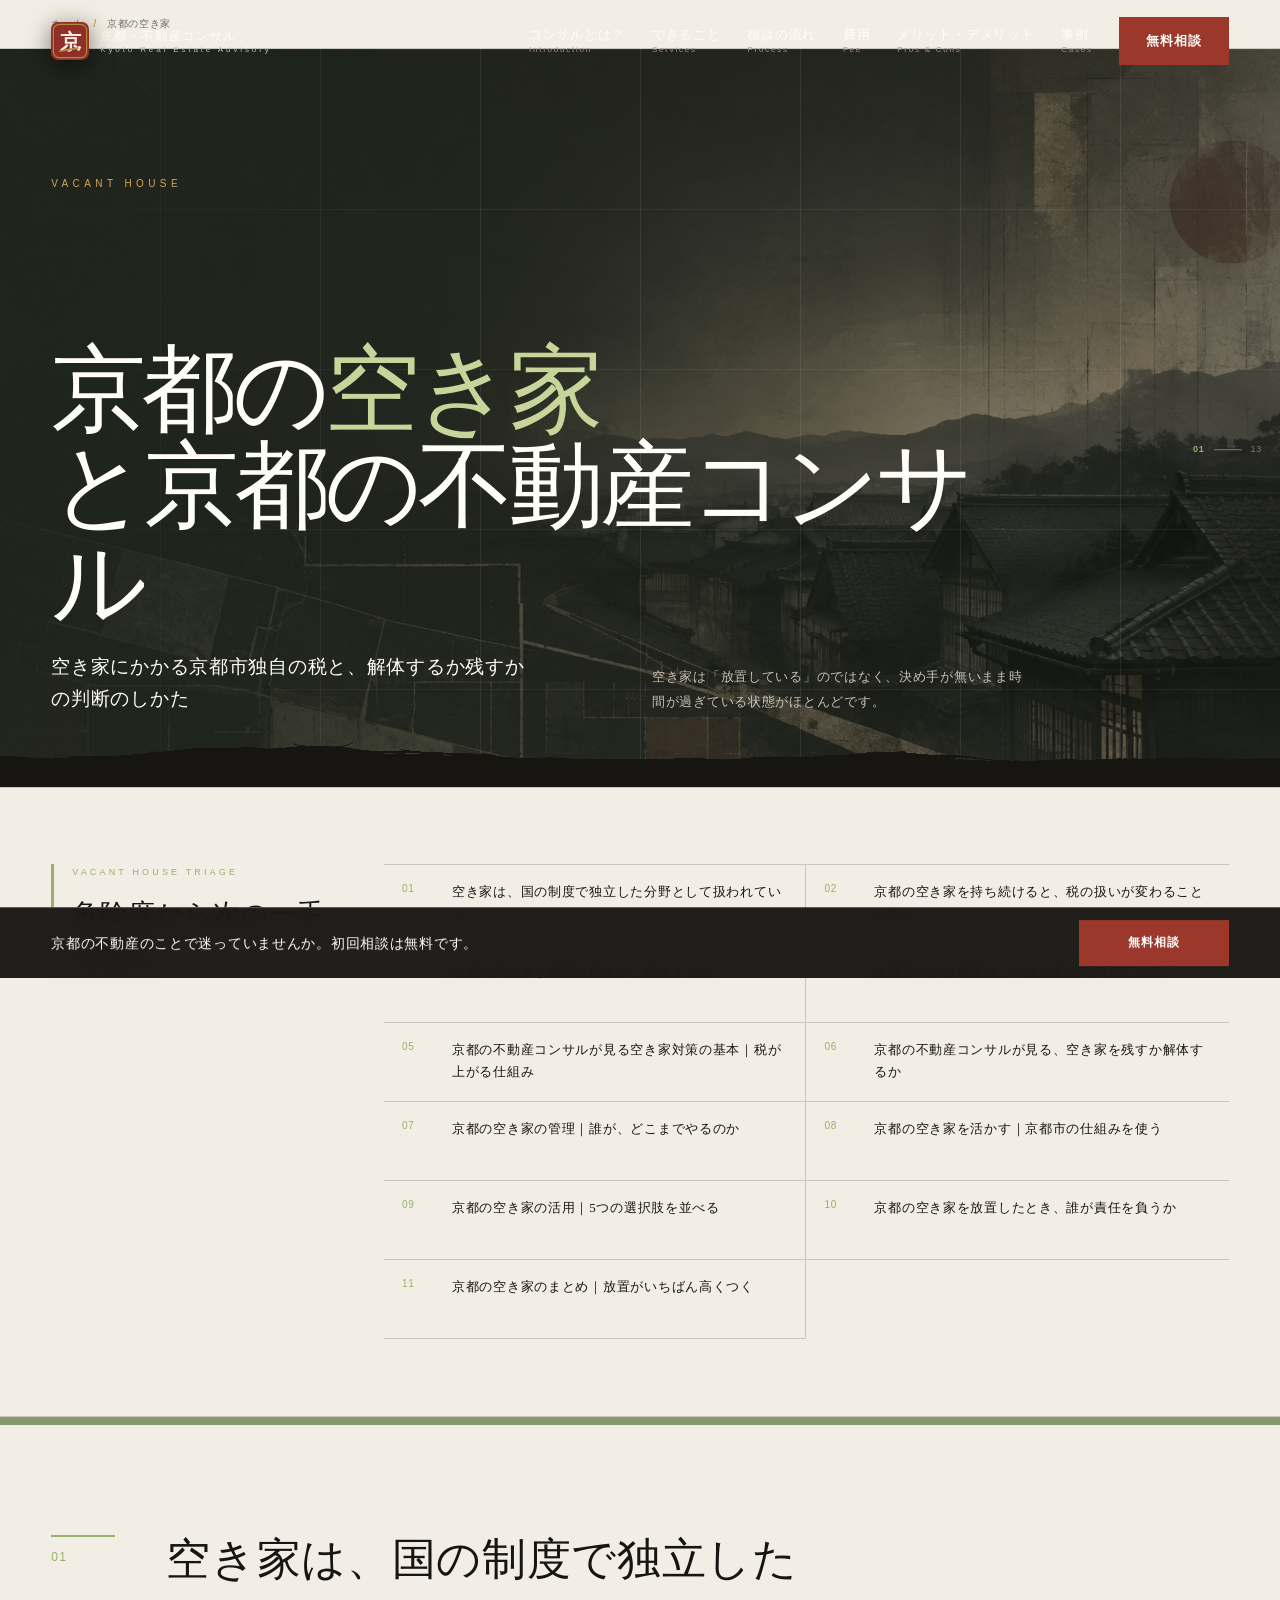
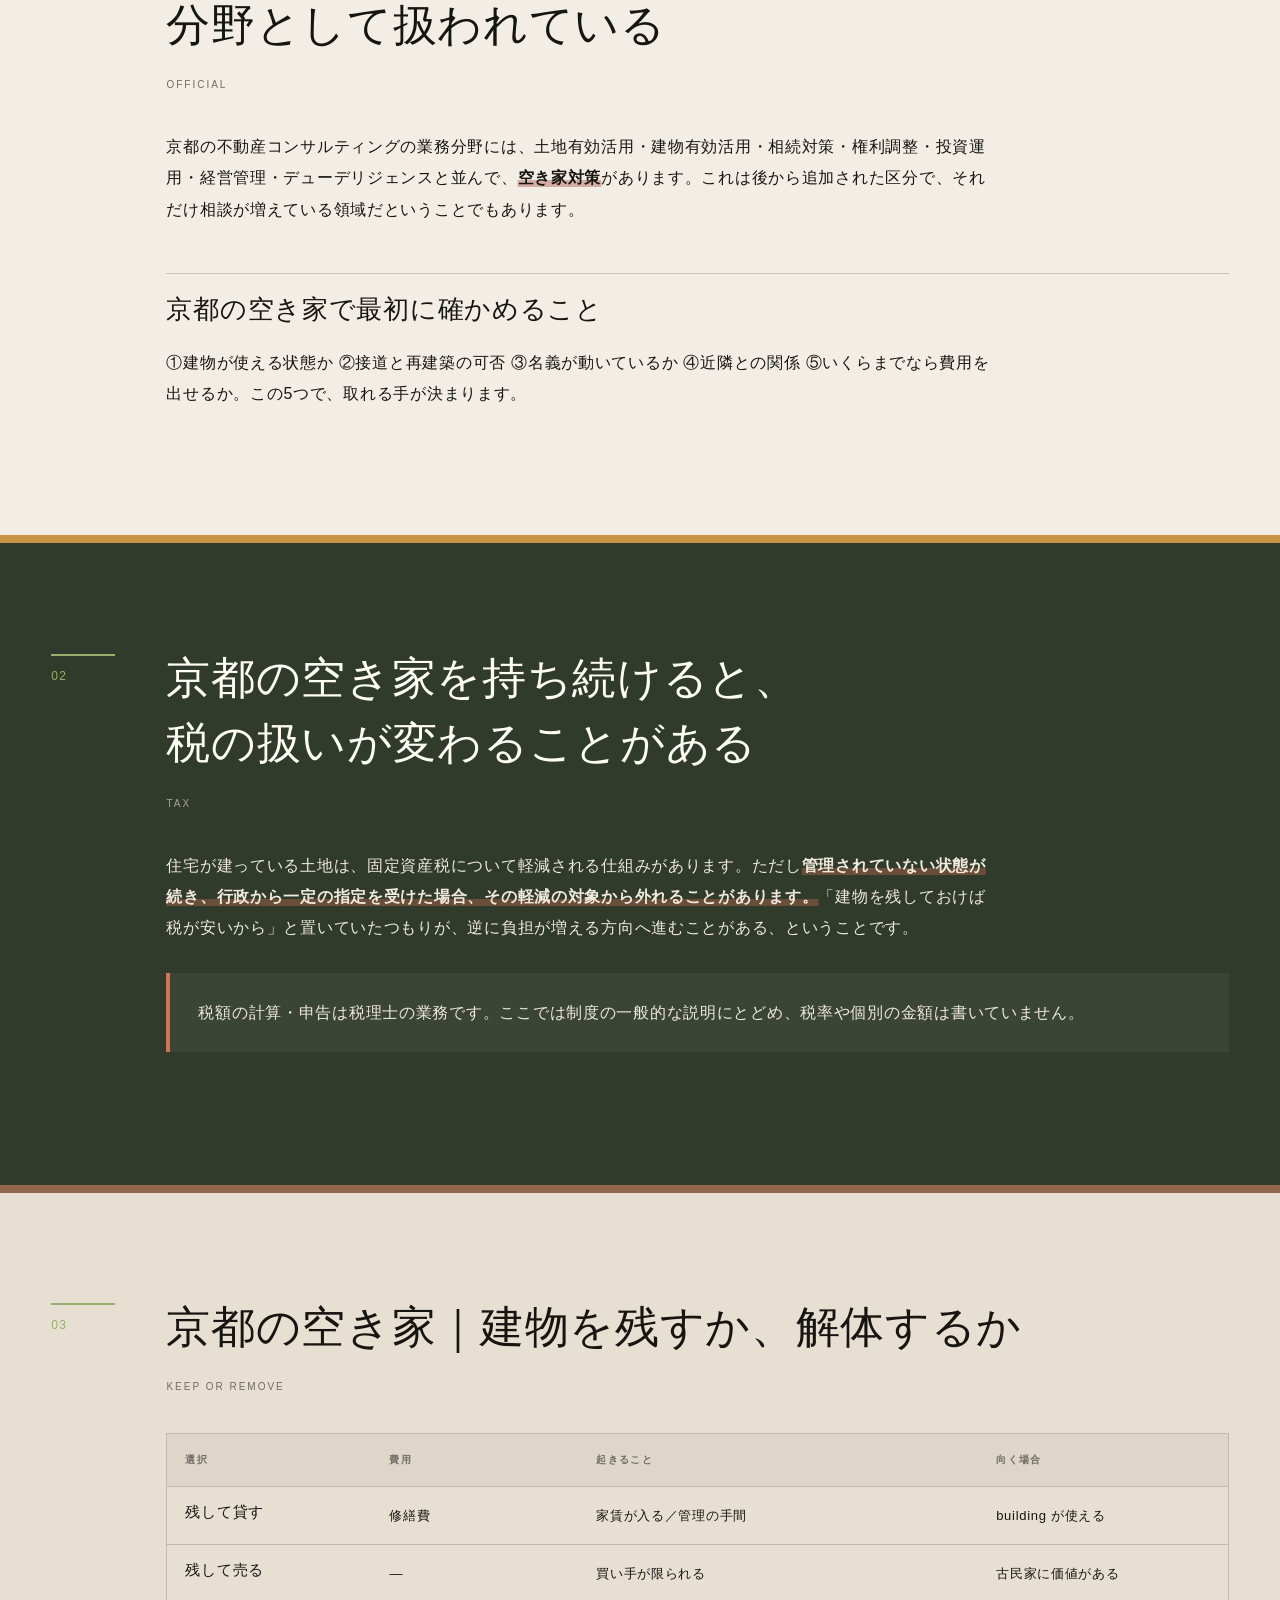
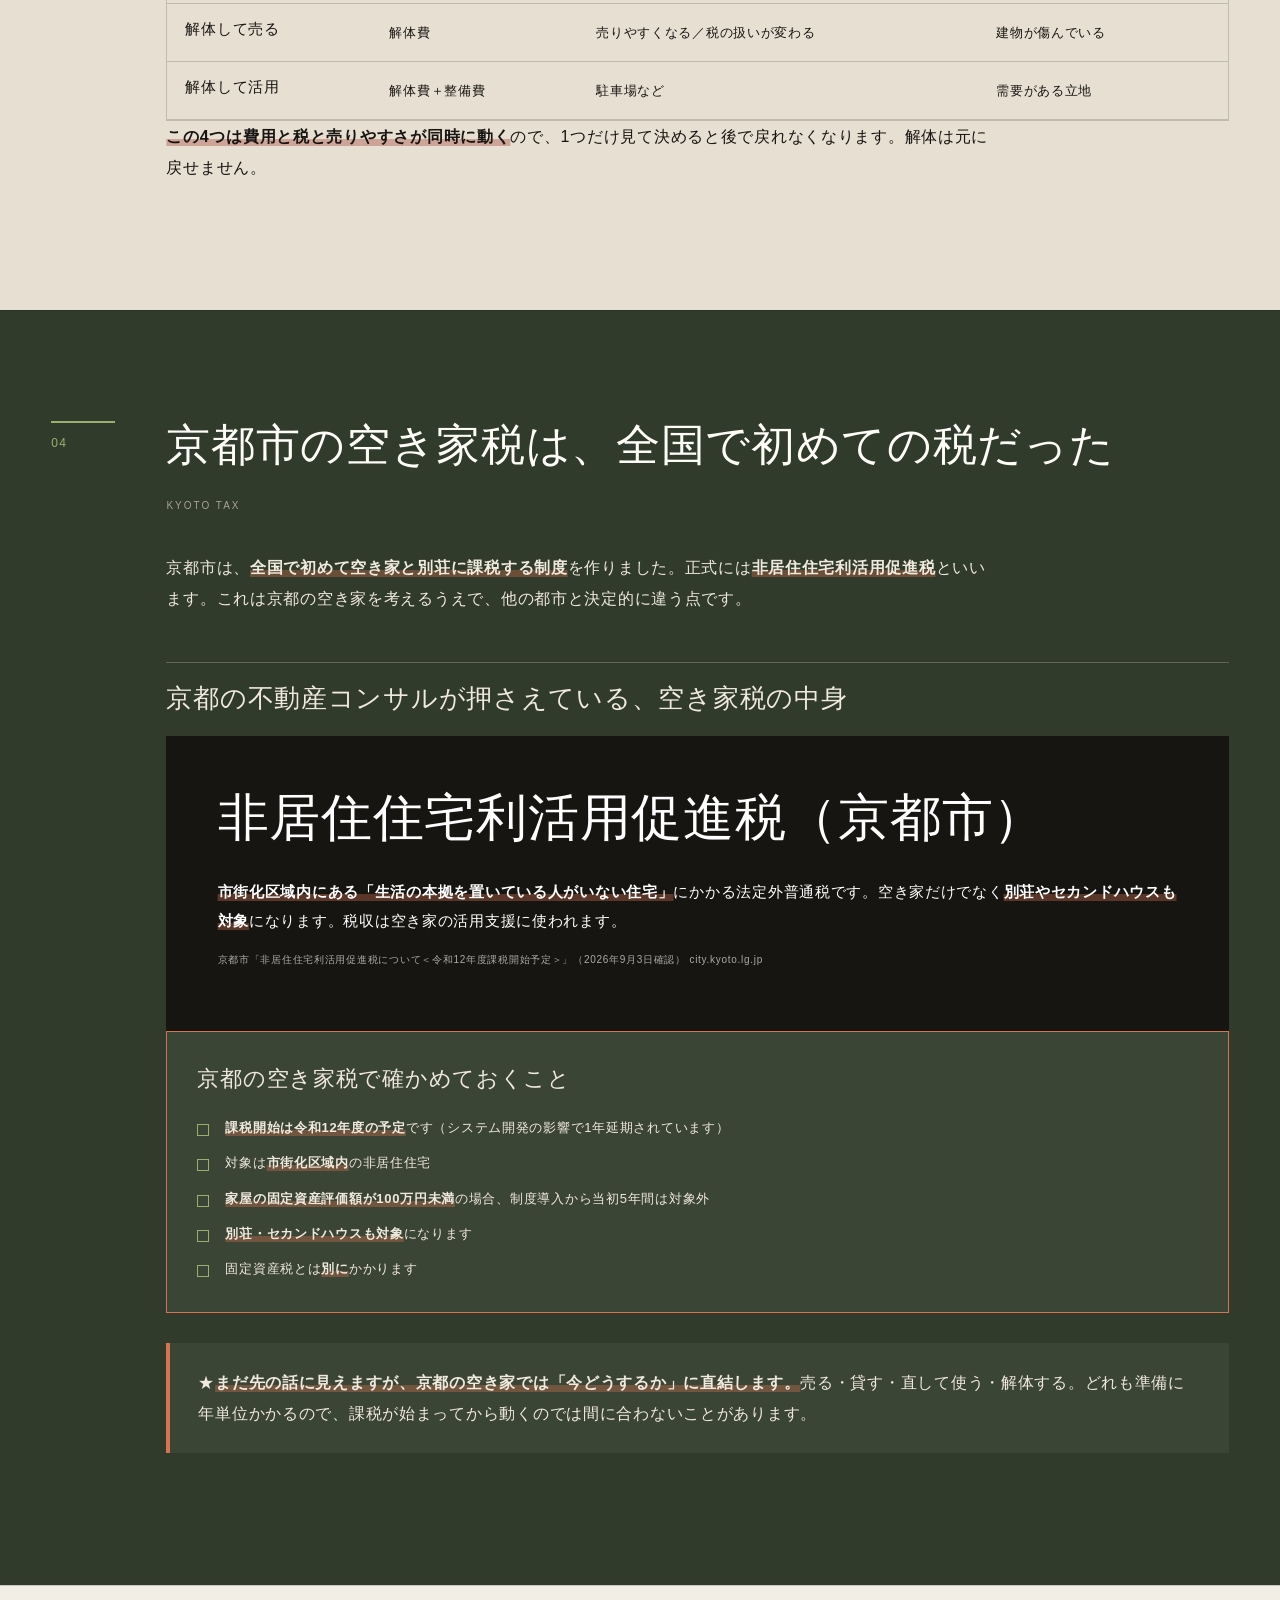
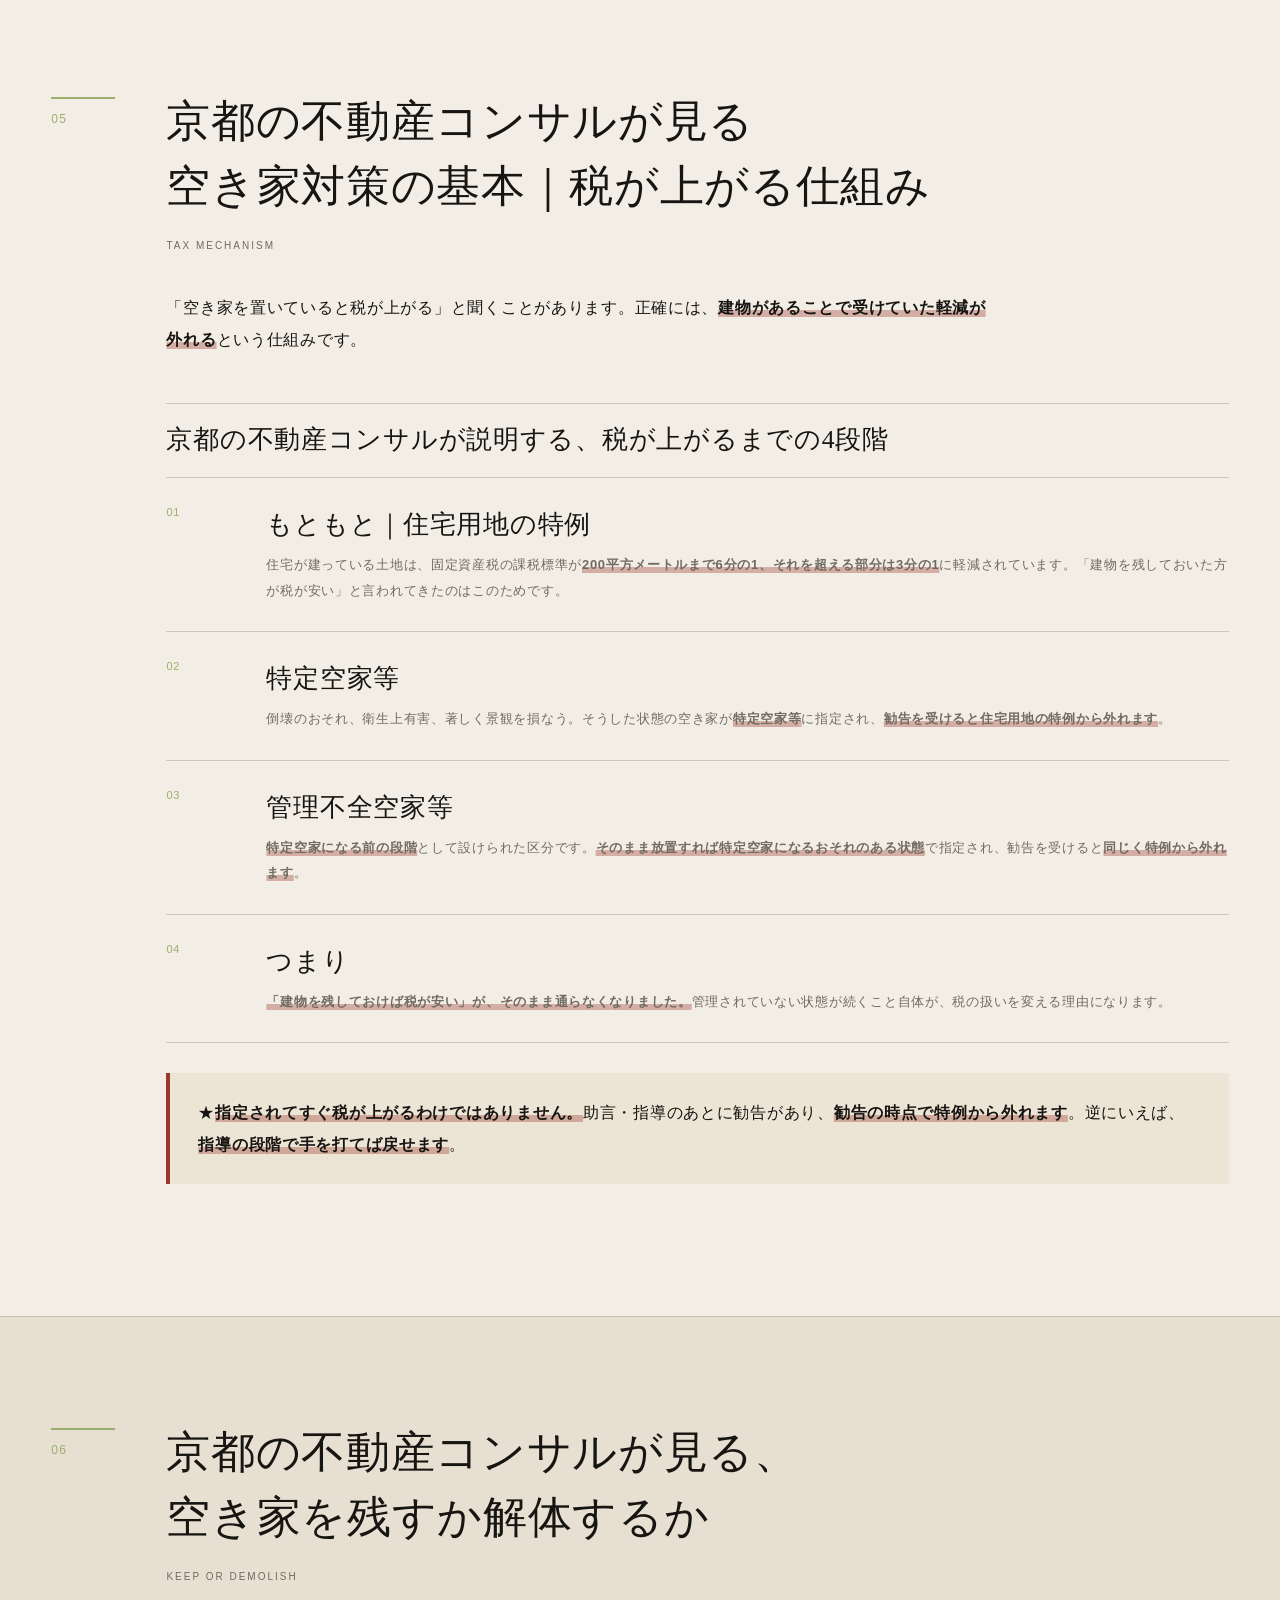
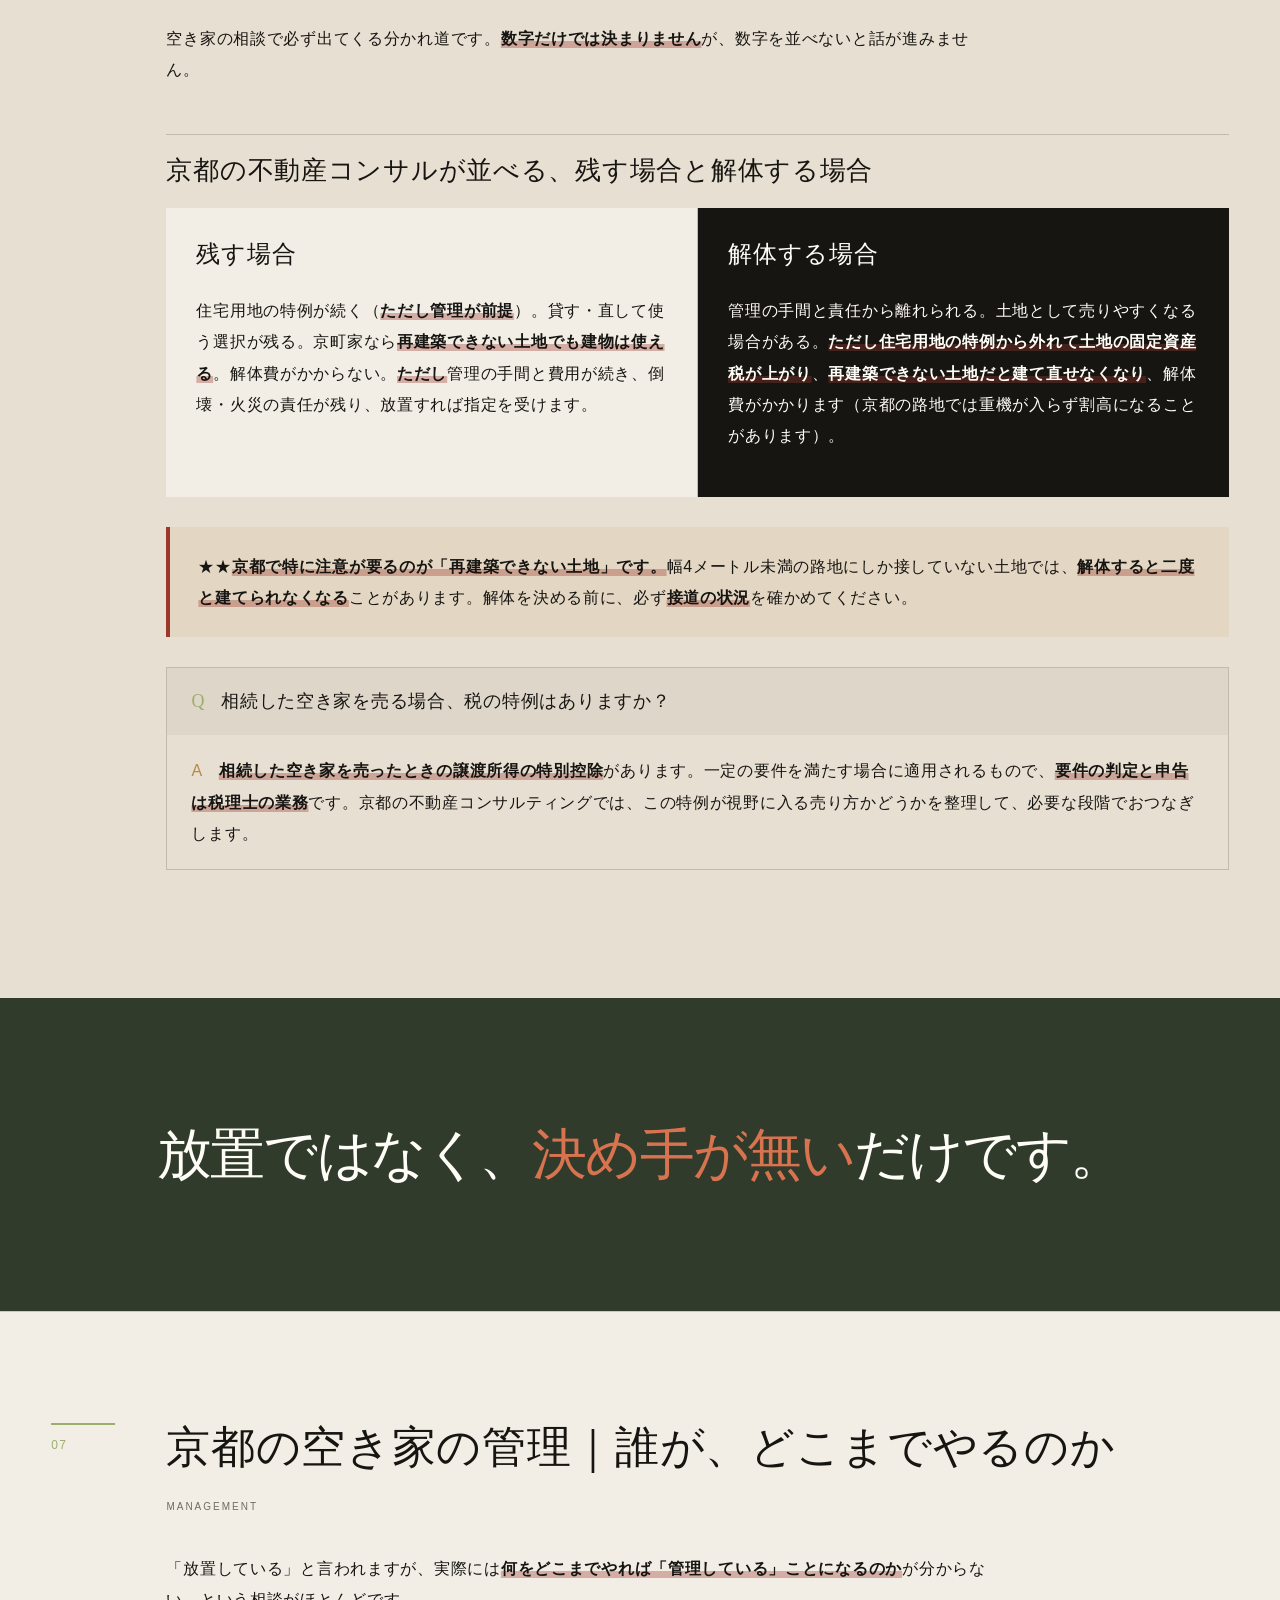
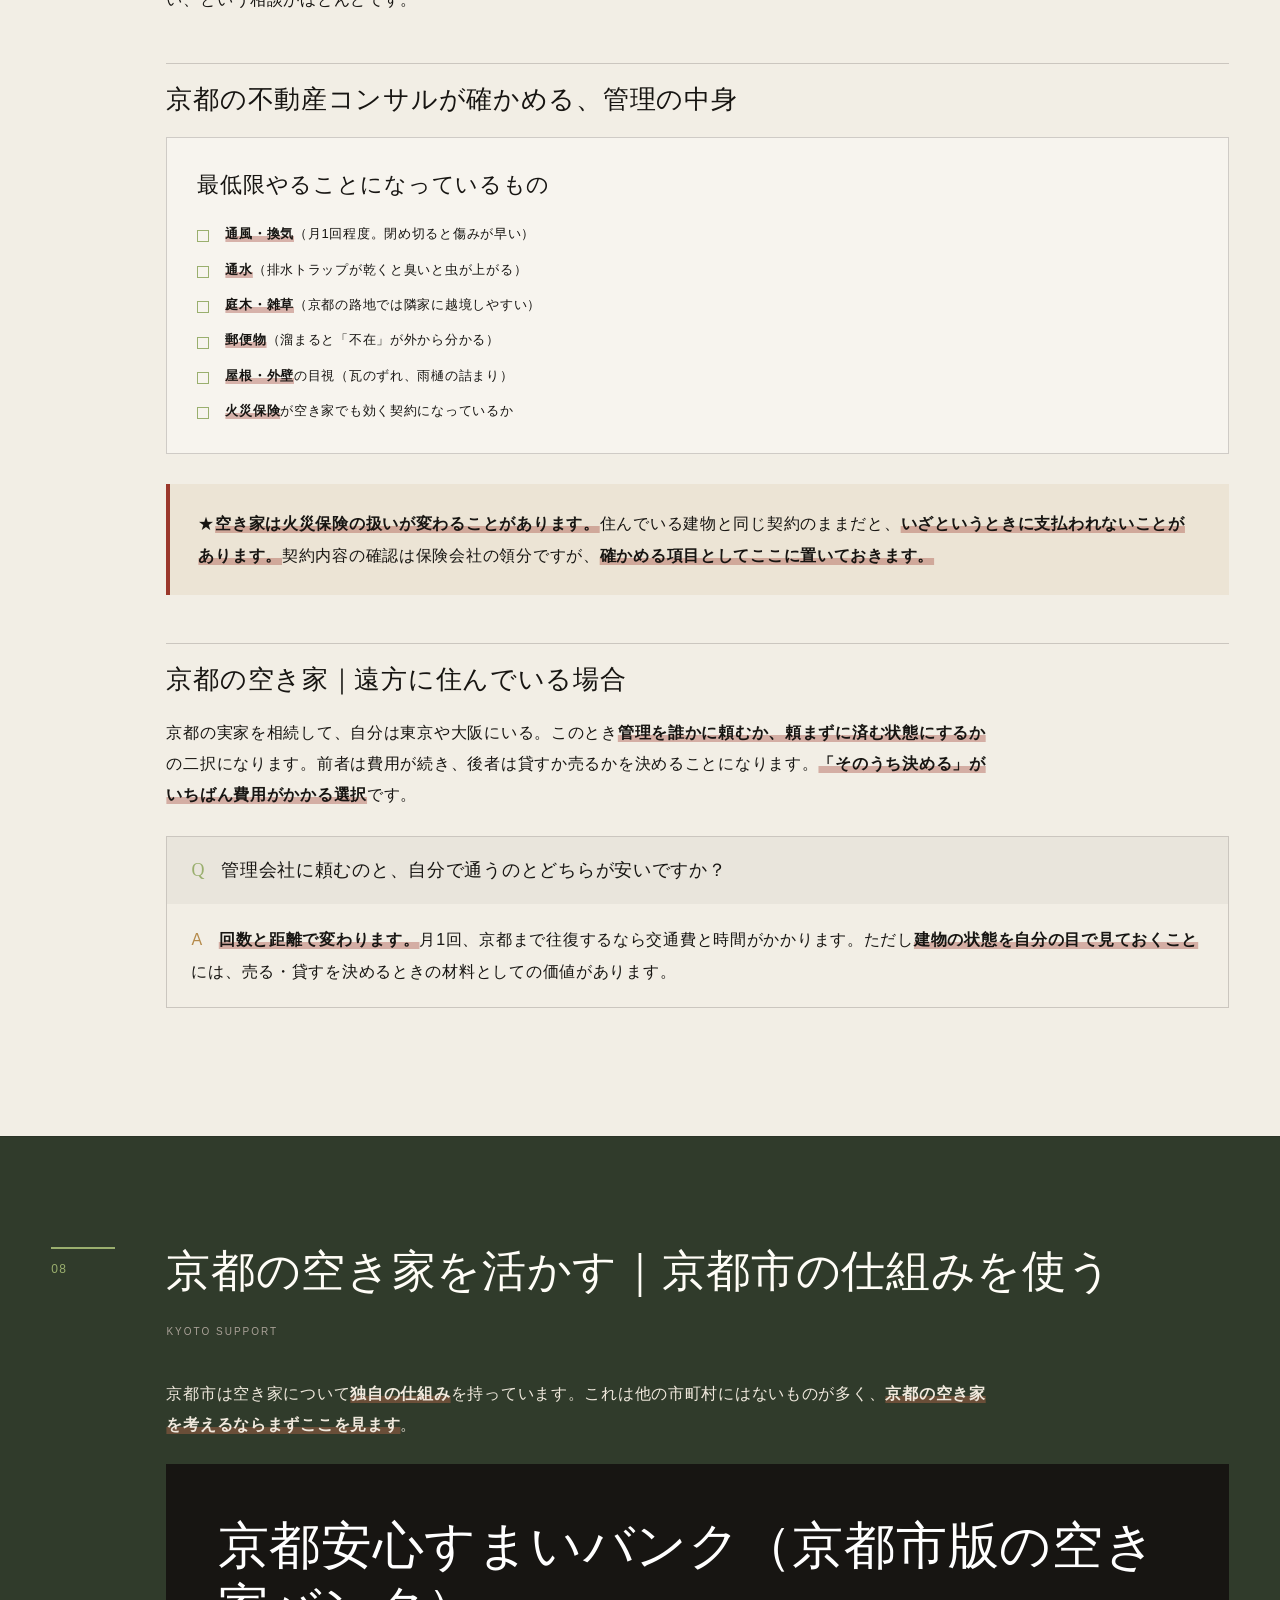
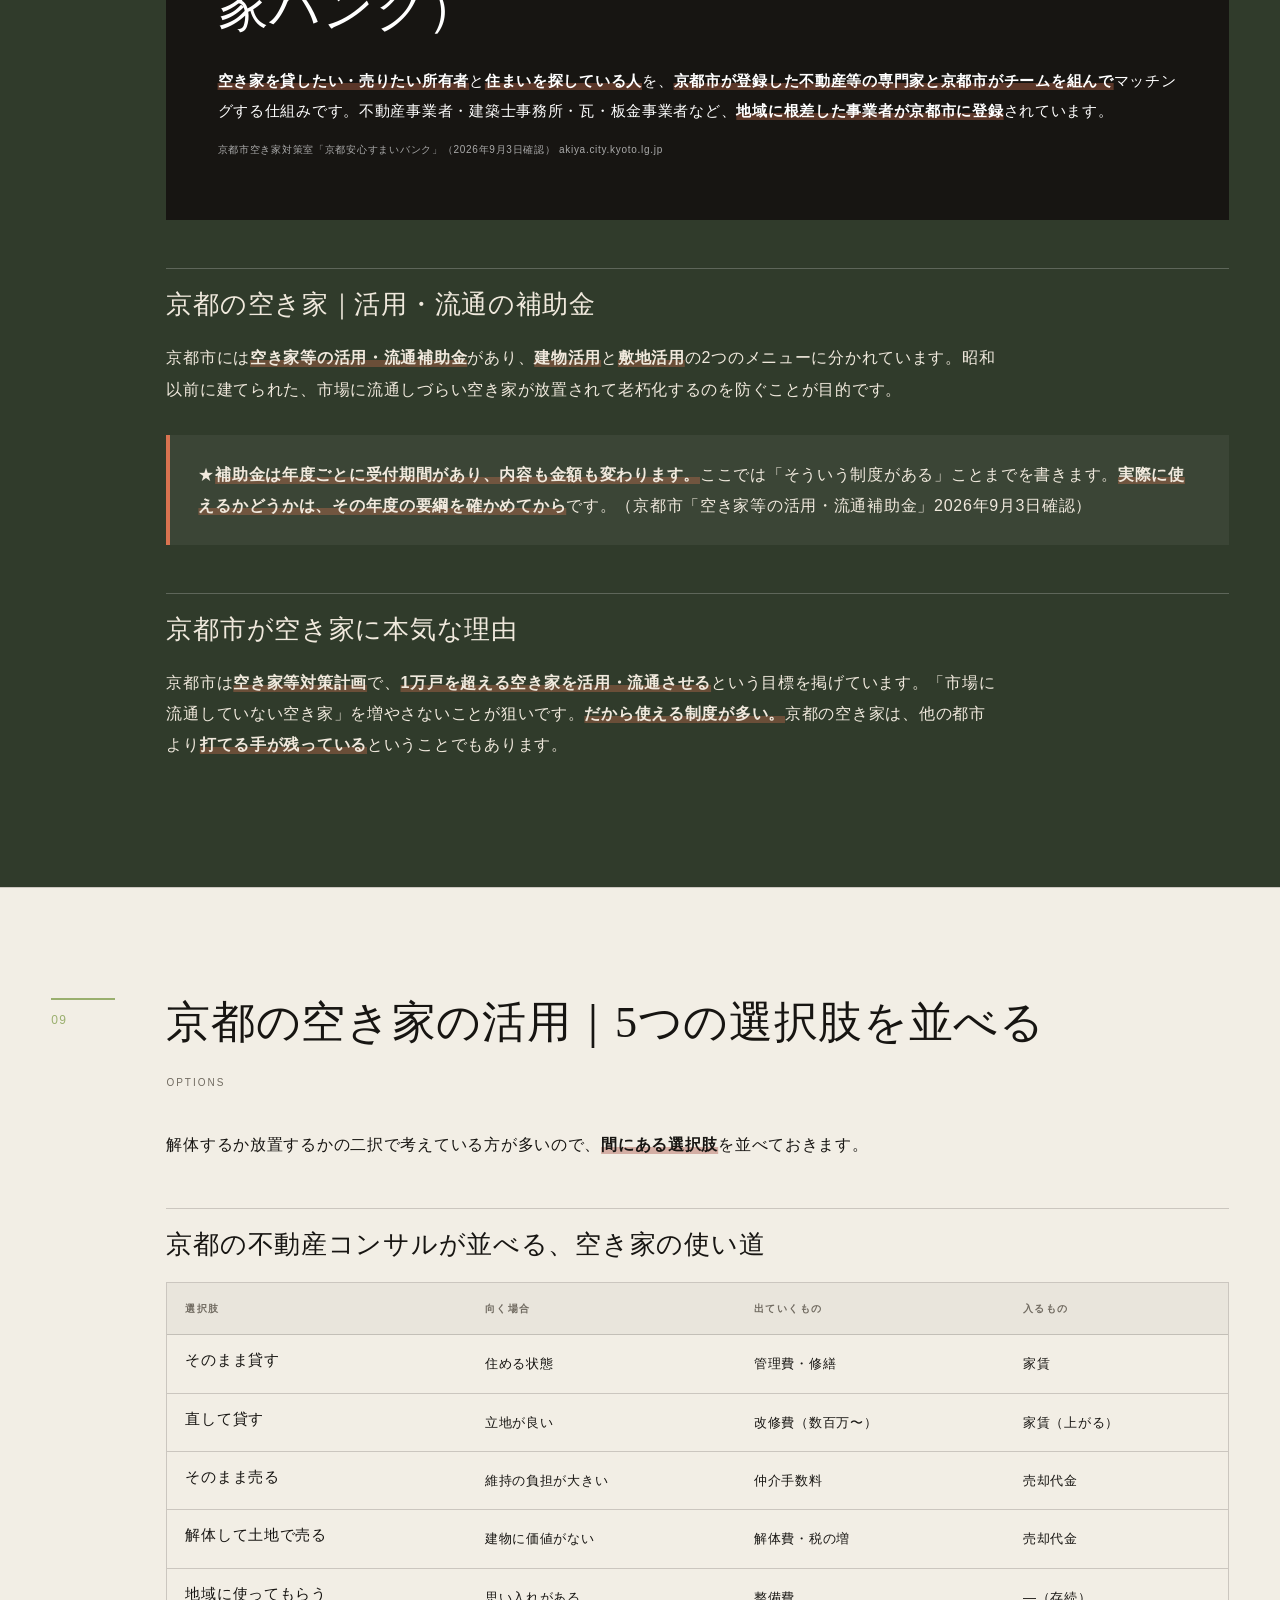
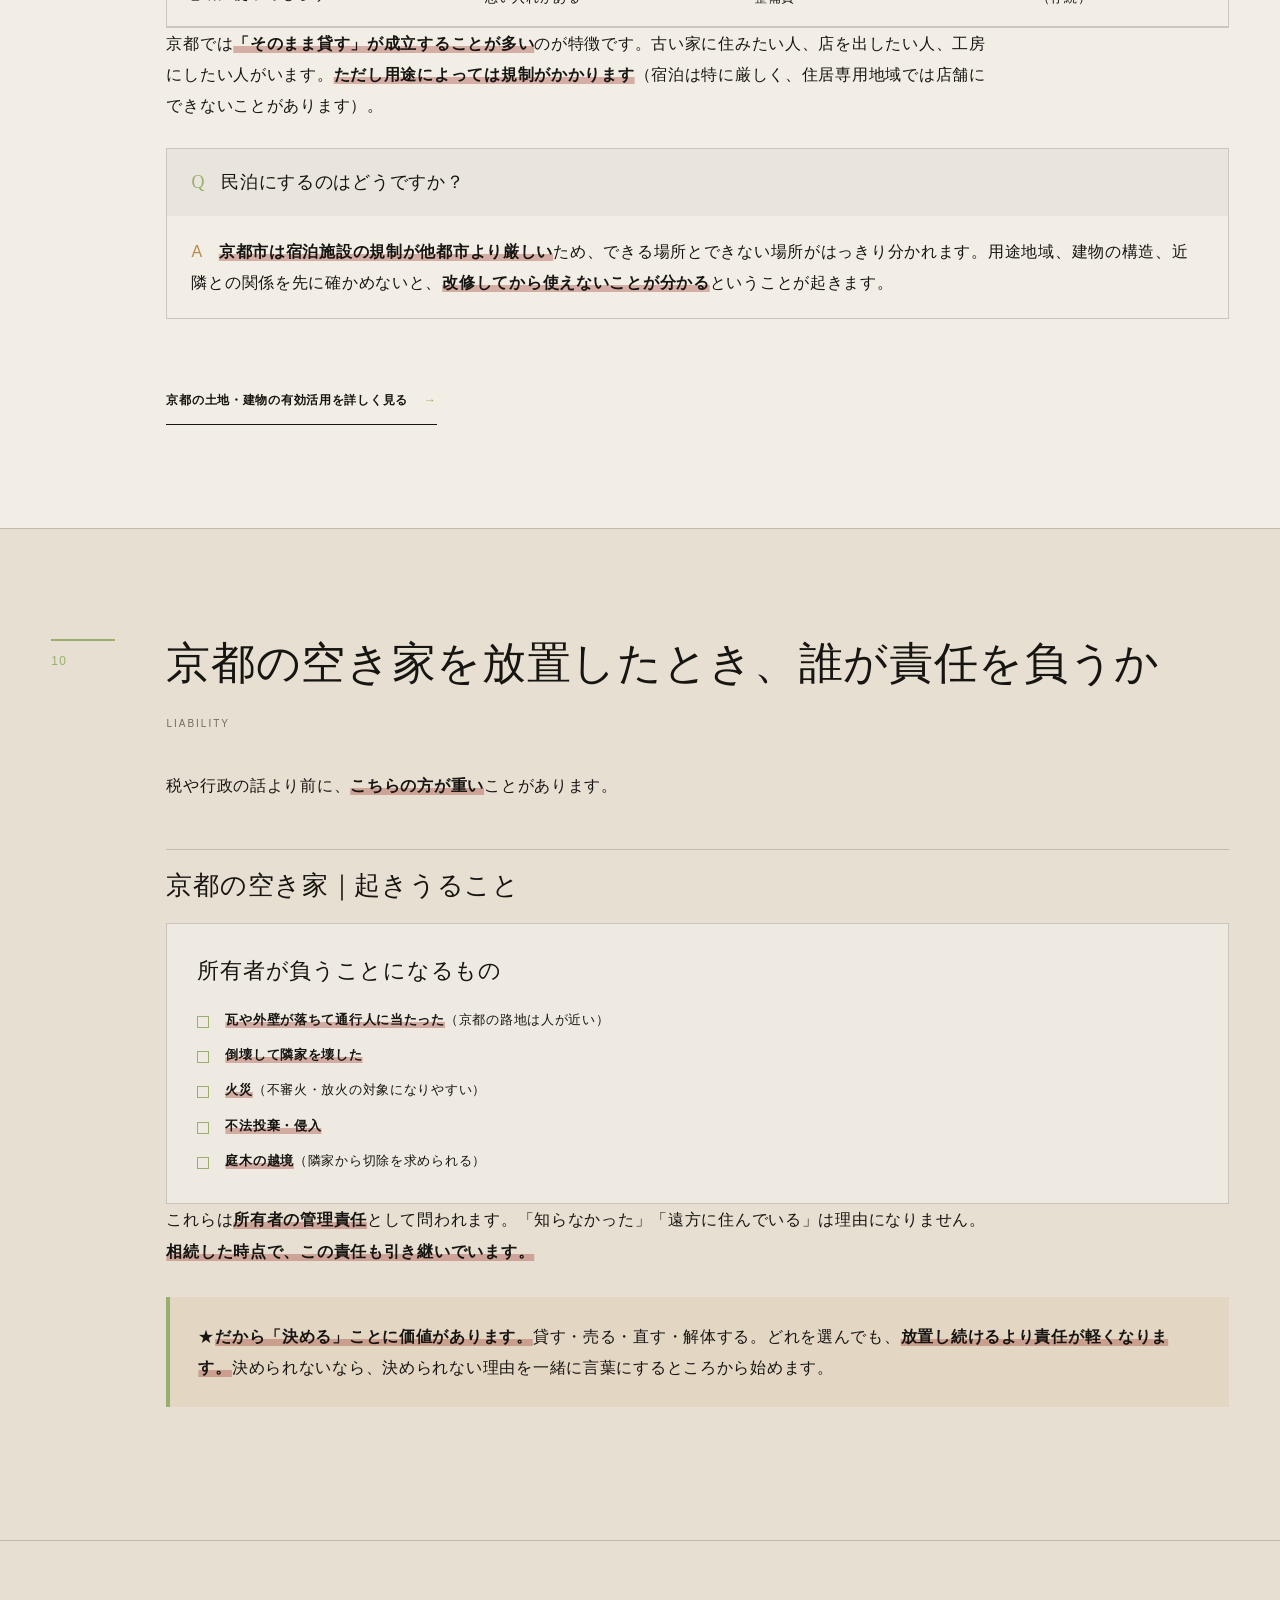
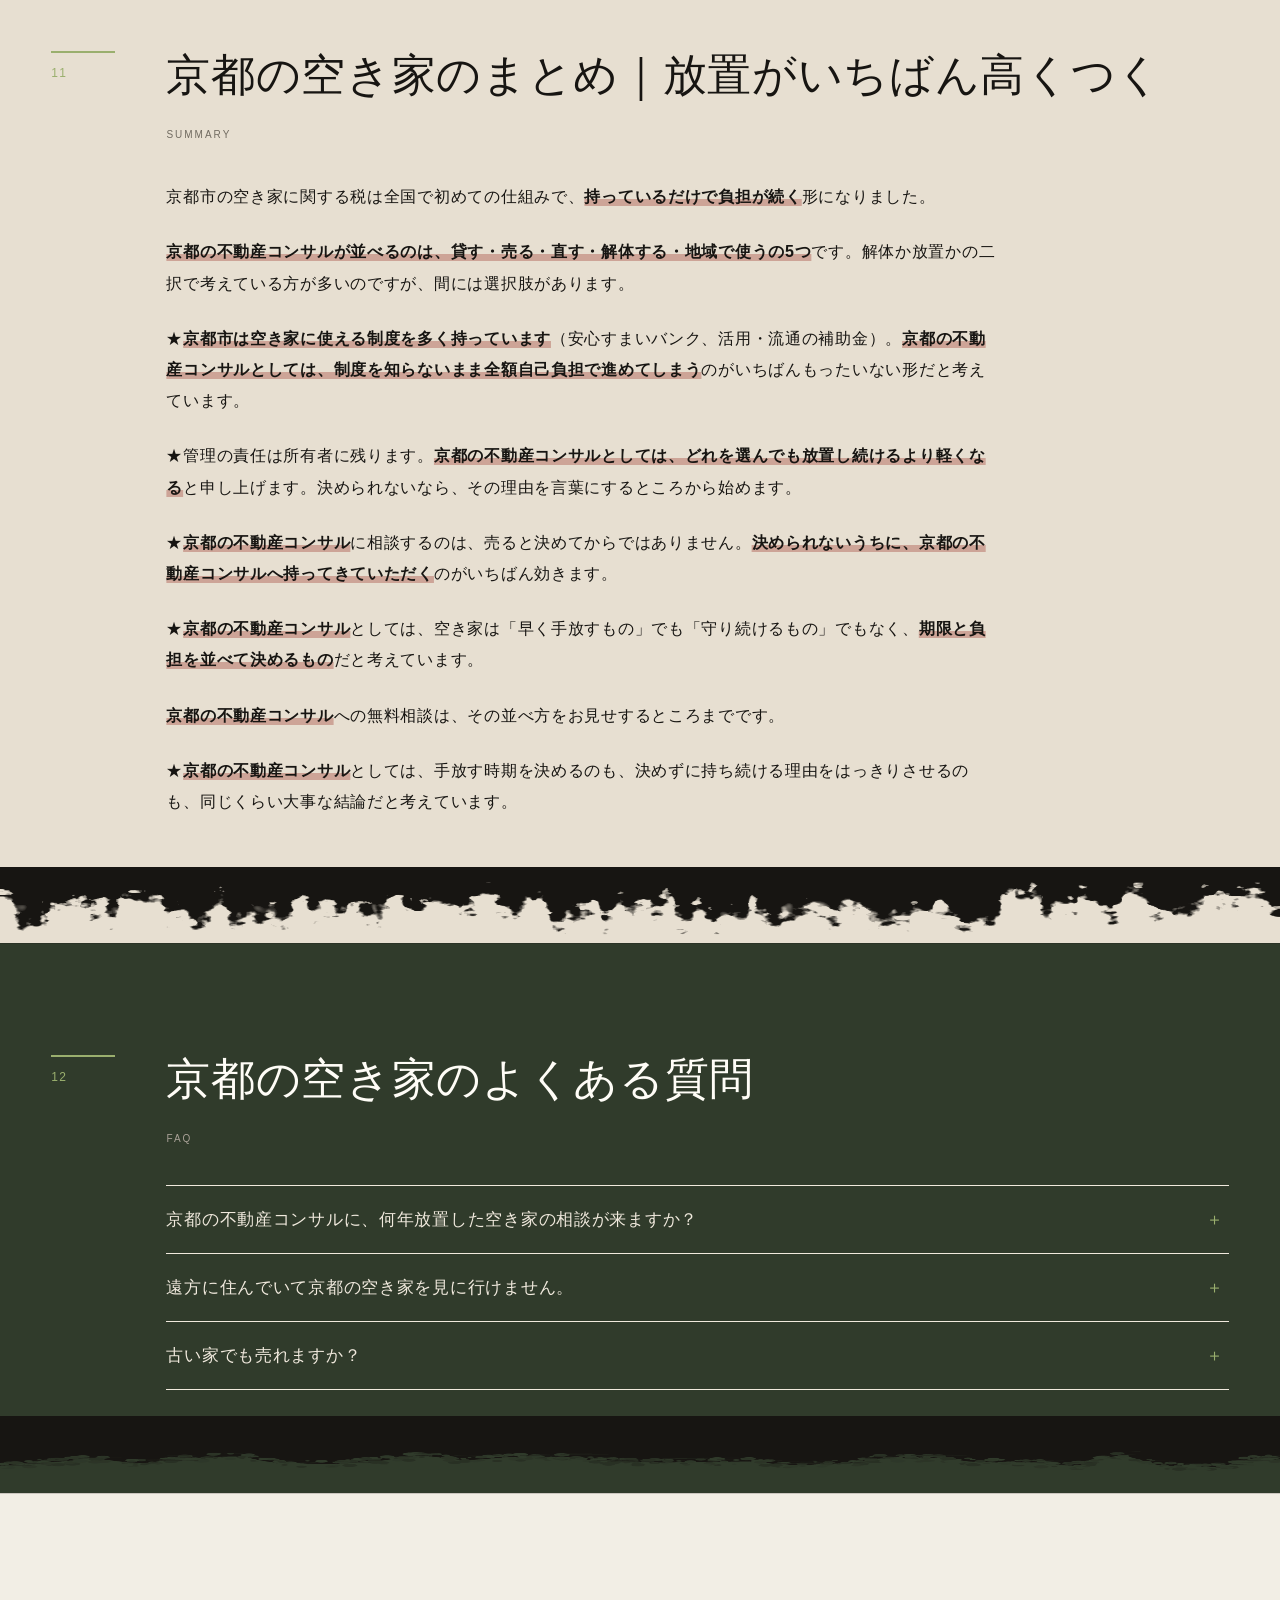
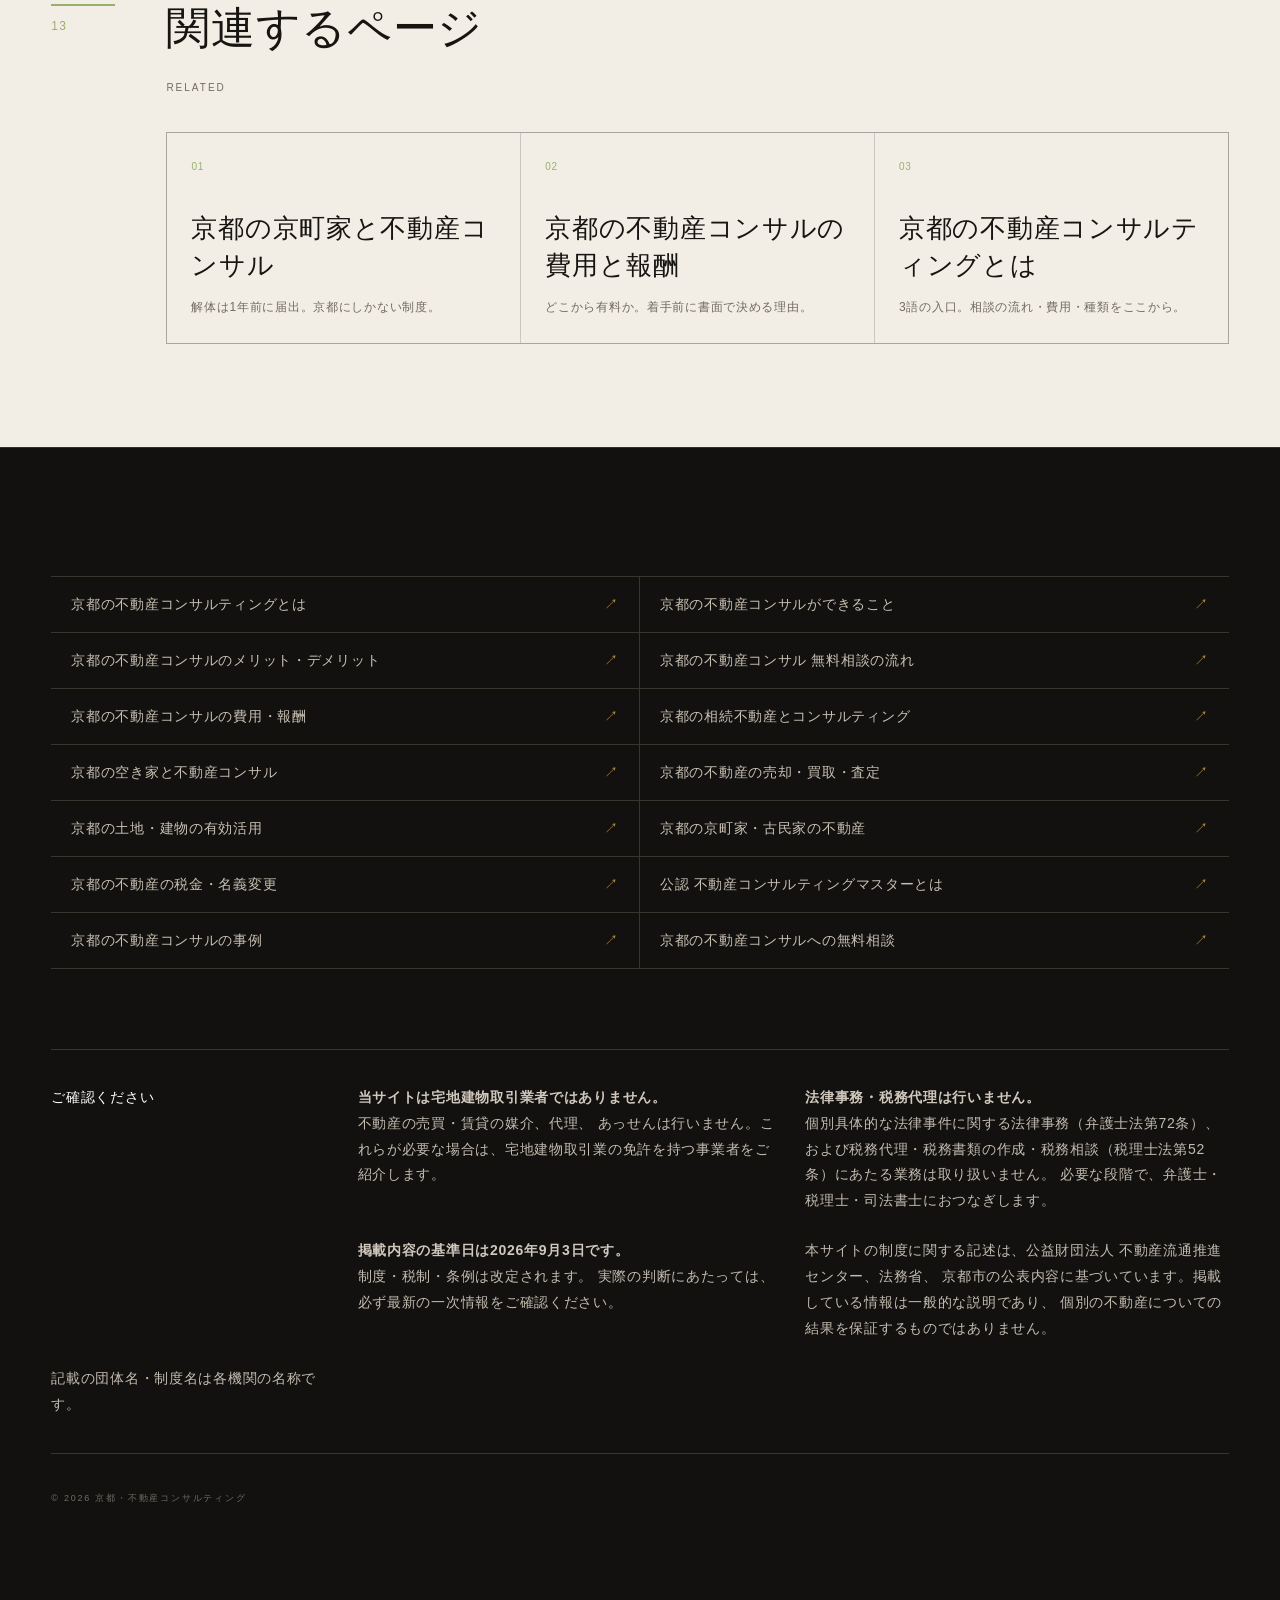
<file: akiya/index.html>
<!doctype html>
<html lang="ja">
<head>
<meta charset="utf-8">
<meta name="viewport" content="width=device-width, initial-scale=1">
<title>空き家にかかる京都市独自の税と、解体するか残すかの判断のしかた</title>
<meta name="description" content="京都市は空き家と別荘に課税する非居住住宅利活用促進税を全国で初めて作りました。課税開始は令和12年度の予定です。管理不全空家・特定空家に指定されて勧告を受けると住宅用地の特例から外れ、固定資産税が上がります。建物を残すか解体するか、幅4m未満の路地で再建築できなくなる場合まで京都市の公表内容から具体的に書いています。">
<link rel="canonical" href="https://akatsuki-5648.github.io/kyoto-fudosan-consult/akiya/">
<meta name="robots" content="noindex,nofollow"><!-- ★未公開。公開時に外す -->
<meta property="og:type" content="article">
<meta property="og:title" content="空き家にかかる京都市独自の税と、解体するか残すかの判断のしかた">
<meta property="og:description" content="京都市は空き家と別荘に課税する非居住住宅利活用促進税を全国で初めて作りました。課税開始は令和12年度の予定です。管理不全空家・特定空家に指定されて勧告を受けると住宅用地の特例から外れ、固定資産税が上がります。建物を残すか解体するか、幅4m未満の路地で再建築できなくなる場合まで京都市の公表内容から具体的に書いています。">
<meta property="og:url" content="https://akatsuki-5648.github.io/kyoto-fudosan-consult/akiya/">
<meta property="og:site_name" content="京都の不動産コンサルティング">
<meta property="og:image" content="https://akatsuki-5648.github.io/kyoto-fudosan-consult/img/og_akiya-v2.png">
<meta property="og:image:secure_url" content="https://akatsuki-5648.github.io/kyoto-fudosan-consult/img/og_akiya-v2.png">
<meta property="og:image:type" content="image/png">
<meta property="og:image:width" content="1200">
<meta property="og:image:height" content="630">
<meta property="og:image:alt" content="空き家にかかる京都市独自の税と、解体するか残すかの判断のしかた｜京都の不動産コンサルティングの案内画像">
<meta property="og:locale" content="ja_JP">
<meta name="twitter:card" content="summary_large_image">
<meta name="twitter:title" content="空き家にかかる京都市独自の税と、解体するか残すかの判断のしかた">
<meta name="twitter:description" content="京都市は空き家と別荘に課税する非居住住宅利活用促進税を全国で初めて作りました。課税開始は令和12年度の予定です。管理不全空家・特定空家に指定されて勧告を受けると住宅用地の特例から外れ、固定資産税が上がります。建物を残すか解体するか、幅4m未満の路地で再建築できなくなる場合まで京都市の公表内容から具体的に書いています。">
<meta name="twitter:image" content="https://akatsuki-5648.github.io/kyoto-fudosan-consult/img/og_akiya-v2.png">
<meta name="twitter:image:alt" content="空き家にかかる京都市独自の税と、解体するか残すかの判断のしかた｜京都の不動産コンサルティングの案内画像">
<meta name="format-detection" content="telephone=no">
<meta name="application-name" content="京都・不動産コンサルティング">
<meta name="apple-mobile-web-app-title" content="京都不動産">
<meta name="theme-color" content="#14110e">
<meta name="msapplication-TileColor" content="#8f2f27">
<meta name="msapplication-config" content="../browserconfig.xml">
<link rel="icon" href="../favicon.ico" sizes="any">
<link rel="icon" href="../icons/favicon.svg" type="image/svg+xml">
<link rel="icon" href="../icons/favicon-32x32.png" type="image/png" sizes="32x32">
<link rel="icon" href="../icons/favicon-16x16.png" type="image/png" sizes="16x16">
<link rel="apple-touch-icon" href="../icons/apple-touch-icon.png" sizes="180x180">
<link rel="mask-icon" href="../icons/safari-pinned-tab.svg" color="#8f2f27">
<link rel="manifest" href="../site.webmanifest">
<link rel="preload" as="image" href="../img/kyoto-consult-hero-v1.webp" fetchpriority="high">
<link rel="stylesheet" href="../css/base.css?v=a2ab643b3f">
<link rel="stylesheet" href="../css/layouts.css?v=2575b79964">
<link rel="stylesheet" href="../css/pages.css?v=bf270d7a61">
<link rel="stylesheet" href="../css/polish.css?v=f5eed3057f">
<script type="application/ld+json">{"@context":"https://schema.org","@graph":[{"@type":"WebSite","@id":"https://akatsuki-5648.github.io/kyoto-fudosan-consult/#website","url":"https://akatsuki-5648.github.io/kyoto-fudosan-consult/","name":"京都の不動産コンサルティング","inLanguage":"ja","thumbnailUrl":"https://akatsuki-5648.github.io/kyoto-fudosan-consult/img/og_top-v2.png"},{"@type":"ProfessionalService","@id":"https://akatsuki-5648.github.io/kyoto-fudosan-consult/#biz","name":"京都の不動産コンサルティング","url":"https://akatsuki-5648.github.io/kyoto-fudosan-consult/","logo":"https://akatsuki-5648.github.io/kyoto-fudosan-consult/icons/icon-512.png","image":"https://akatsuki-5648.github.io/kyoto-fudosan-consult/img/og_top-v2.png","areaServed":{"@type":"AdministrativeArea","name":"京都府"},"knowsAbout":["不動産コンサルティング","相続","空き家","京町家","不動産の売却","土地活用","不動産の税金"],"description":"京都の不動産について、売る・貸す・活かす・遺すの前に、利害のない立場で選択肢を整理する不動産コンサルティング。"},{"@type":"BreadcrumbList","@id":"https://akatsuki-5648.github.io/kyoto-fudosan-consult/akiya/#crumb","itemListElement":[{"@type":"ListItem","position":1,"name":"ホーム","item":"https://akatsuki-5648.github.io/kyoto-fudosan-consult/"},{"@type":"ListItem","position":2,"name":"京都の空き家","item":"https://akatsuki-5648.github.io/kyoto-fudosan-consult/akiya/"}]},{"@type":"Article","@id":"https://akatsuki-5648.github.io/kyoto-fudosan-consult/akiya/#page","url":"https://akatsuki-5648.github.io/kyoto-fudosan-consult/akiya/","headline":"空き家にかかる京都市独自の税と、解体するか残すかの判断のしかた","description":"京都市は空き家と別荘に課税する非居住住宅利活用促進税を全国で初めて作りました。課税開始は令和12年度の予定です。管理不全空家・特定空家に指定されて勧告を受けると住宅用地の特例から外れ、固定資産税が上がります。建物を残すか解体するか、幅4m未満の路地で再建築できなくなる場合まで京都市の公表内容から具体的に書いています。","inLanguage":"ja","image":"https://akatsuki-5648.github.io/kyoto-fudosan-consult/img/og_akiya-v2.png","isPartOf":{"@id":"https://akatsuki-5648.github.io/kyoto-fudosan-consult/#website"},"breadcrumb":{"@id":"https://akatsuki-5648.github.io/kyoto-fudosan-consult/akiya/#crumb"},"about":{"@id":"https://akatsuki-5648.github.io/kyoto-fudosan-consult/#biz"}}]}</script>

</head>
<body class="kfc-page kfc-page--akiya" data-page="akiya">
<a class="kfc-skip" href="#kfc-main">本文へ移動</a>
<div class="kfc-progress" aria-hidden="true"><i id="kfc-progress-bar"></i></div>
<div class="kfc-pre" id="kfc-pre" aria-hidden="true">
  <div class="kfc-pre__in">
    <p class="kfc-pre__t">京都 <i>&times;</i> 不動産 <i>&times;</i> コンサルティング</p>
    <p class="kfc-pre__s">KYOTO REAL ESTATE CONSULTING</p>
  </div>
  <p class="kfc-pre__n"><b id="kfc-pre-n">0</b>%</p>
  <div class="kfc-pre__bar"><i id="kfc-pre-bar"></i></div>
</div>
<header class="kfc-gnav" id="kfc-gnav">
  <div class="kfc-wrap kfc-gnav__in">
    <a class="kfc-gnav__brand" href="../"><img src="../icons/favicon.svg" alt="" width="36" height="36"><span class="kfc-gnav__brand-copy"><b>京都・不動産コンサル</b><span>Kyoto Real Estate Advisory</span></span></a>
    <button class="kfc-burger" id="kfc-burger" aria-label="メニュー" aria-expanded="false"><span></span><span></span><span></span></button>
    <nav class="kfc-gnav__menu" aria-label="主要ナビゲーション">
    <ul class="kfc-gnav__list" id="kfc-gnav-list">
      <li><a class="kfc-gnav__a" href="../">コンサルとは？<small>Introduction</small></a></li>
      <li><a class="kfc-gnav__a" href="../can/">できること<small>Services</small></a>
        <ul class="kfc-gnav__child">
          <li><a href="../souzoku/">京都の相続不動産</a></li>
          <li><a href="../akiya/">京都の空き家</a></li>
          <li><a href="../baikyaku/">京都の不動産の売却・買取</a></li>
          <li><a href="../katsuyou/">京都の土地・建物の活用</a></li>
          <li><a href="../machiya/">京都の京町家・古民家</a></li>
          <li><a href="../tax/">京都の不動産の税金・名義変更</a></li>
        </ul></li>
      <li><a class="kfc-gnav__a" href="../flow/">相談の流れ<small>Process</small></a></li>
      <li><a class="kfc-gnav__a" href="../fee/">費用<small>Fee</small></a></li>
      <li><a class="kfc-gnav__a" href="../merit/">メリット・デメリット<small>Pros & Cons</small></a></li>
      <li><a class="kfc-gnav__a" href="../case/">事例<small>Cases</small></a></li>
      <li class="kfc-gnav__mobile-cta"><a href="../contact/">初回無料相談<small>CONTACT</small></a></li>
    </ul>
    </nav>
    <a class="kfc-gnav__cta" href="../contact/">無料相談</a>
  </div>
</header>
<main id="kfc-main">
<nav class="kfc-crumb" aria-label="パンくず">
  <div class="kfc-wrap">
  <ol>
    <li><a href="/">ホーム</a></li>
    <li aria-current="page">京都の空き家</li>
  </ol>
  </div>
</nav>

<section class="kfc-phero">
  <div class="kfc-phero__bg"></div>
  <div class="kfc-phero__plan" aria-hidden="true"></div>
  <div class="kfc-wrap">
    <p class="kfc-hero__eyebrow">VACANT HOUSE</p>
    <p class="kfc-phero__name"><span class="kfc-phero__line">京都の<i>空き家</i></span><br><span class="kfc-phero__line">と京都の不動産コンサル</span></p>
    <h1 class="kfc-phero__h">空き家にかかる京都市独自の税と、解体するか残すかの判断のしかた</h1>
    <p class="kfc-phero__d">空き家は「放置している」のではなく、決め手が無いまま時間が過ぎている状態がほとんどです。</p>
  </div>
</section>
<div class="kfc-cut kfc-cut--chiso kfc-cut--ink" aria-hidden="true"></div>

<nav class="kfc-chapters kfc-chapters--triage" aria-label="このページの章">
  <div class="kfc-wrap kfc-chapters__in">
    <div class="kfc-chapters__head">
      <p class="kfc-chapters__label">VACANT HOUSE TRIAGE</p>
      <p class="kfc-chapters__purpose">危険度から次の一手を選ぶ</p>
    </div>
    <ol class="kfc-chapters__list">
      <li><a href="#official"><b>01</b><span>空き家は、国の制度で独立した分野として扱われている</span></a></li>
      <li><a href="#tax"><b>02</b><span>京都の空き家を持ち続けると、税の扱いが変わることがある</span></a></li>
      <li><a href="#keep"><b>03</b><span>京都の空き家｜建物を残すか、解体するか</span></a></li>
      <li><a href="#kyototax"><b>04</b><span>京都市の空き家税は、全国で初めての税だった</span></a></li>
      <li><a href="#taxup"><b>05</b><span>京都の不動産コンサルが見る空き家対策の基本｜税が上がる仕組み</span></a></li>
      <li><a href="#keepordemolish"><b>06</b><span>京都の不動産コンサルが見る、空き家を残すか解体するか</span></a></li>
      <li><a href="#management"><b>07</b><span>京都の空き家の管理｜誰が、どこまでやるのか</span></a></li>
      <li><a href="#kyotosupport"><b>08</b><span>京都の空き家を活かす｜京都市の仕組みを使う</span></a></li>
      <li><a href="#options"><b>09</b><span>京都の空き家の活用｜5つの選択肢を並べる</span></a></li>
      <li><a href="#liability"><b>10</b><span>京都の空き家を放置したとき、誰が責任を負うか</span></a></li>
      <li><a href="#summary"><b>11</b><span>京都の空き家のまとめ｜放置がいちばん高くつく</span></a></li>
    </ol>
  </div>
</nav>
<div class="kfc-layout kfc-layout--triage" data-layout="triage">

<section class="kfc-sec " id="official" data-section-key="official" data-kfc-section>
  <div class="kfc-wrap">
    <p class="kfc-sec__no">01</p>
    <h2 class="kfc-sec__h">空き家は、国の制度で独立した分野として扱われている</h2>
    <p class="kfc-sec__en">Official</p>
    <div class="kfc-read">
      <p>京都の不動産コンサルティングの業務分野には、土地有効活用・建物有効活用・相続対策・権利調整・投資運用・経営管理・デューデリジェンスと並んで、<b>空き家対策</b>があります。これは後から追加された区分で、それだけ相談が増えている領域だということでもあります。</p>
      <h3 class="kfc-sub">京都の空き家で最初に確かめること</h3>
      <p>①建物が使える状態か ②接道と再建築の可否 ③名義が動いているか ④近隣との関係 ⑤いくらまでなら費用を出せるか。この5つで、取れる手が決まります。</p>
    </div>
  </div>
</section>

<section class="kfc-sec kfc-sec--dark" id="tax" data-section-key="tax" data-kfc-section>
  <div class="kfc-wrap">
    <p class="kfc-sec__no">02</p>
    <h2 class="kfc-sec__h">京都の空き家を持ち続けると、税の扱いが変わることがある</h2>
    <p class="kfc-sec__en">Tax</p>
    <div class="kfc-read">
      <p>住宅が建っている土地は、固定資産税について軽減される仕組みがあります。ただし<b>管理されていない状態が続き、行政から一定の指定を受けた場合、その軽減の対象から外れることがあります。</b>「建物を残しておけば税が安いから」と置いていたつもりが、逆に負担が増える方向へ進むことがある、ということです。</p>
      <div class="kfc-warn"><p>税額の計算・申告は税理士の業務です。ここでは制度の一般的な説明にとどめ、税率や個別の金額は書いていません。</p></div>
    </div>
  </div>
</section>

<section class="kfc-sec kfc-sec--tint" id="keep" data-section-key="keep" data-kfc-section>
  <div class="kfc-wrap">
    <p class="kfc-sec__no">03</p>
    <h2 class="kfc-sec__h">京都の空き家｜建物を残すか、解体するか</h2>
    <p class="kfc-sec__en">Keep or remove</p>
    <div class="kfc-read">
      <div class="kfc-table">
        <table>
          <thead><tr><th>選択</th><th>費用</th><th>起きること</th><th>向く場合</th></tr></thead>
          <tbody>
            <tr><th>残して貸す</th><td>修繕費</td><td>家賃が入る／管理の手間</td><td>building が使える</td></tr>
            <tr><th>残して売る</th><td>—</td><td>買い手が限られる</td><td>古民家に価値がある</td></tr>
            <tr><th>解体して売る</th><td>解体費</td><td>売りやすくなる／税の扱いが変わる</td><td>建物が傷んでいる</td></tr>
            <tr><th>解体して活用</th><td>解体費＋整備費</td><td>駐車場など</td><td>需要がある立地</td></tr>
          </tbody>
        </table>
      </div>
      <p><b>この4つは費用と税と売りやすさが同時に動く</b>ので、1つだけ見て決めると後で戻れなくなります。解体は元に戻せません。</p>
    </div>
  </div>
</section>

<section class="kfc-sec kfc-sec--dark" id="kyototax" data-section-key="kyototax" data-kfc-section>
  <div class="kfc-wrap">
    <p class="kfc-sec__no">04</p>
    <h2 class="kfc-sec__h">京都市の空き家税は、全国で初めての税だった</h2>
    <p class="kfc-sec__en">Kyoto tax</p>
    <div class="kfc-read">
      <p>京都市は、<b>全国で初めて空き家と別荘に課税する制度</b>を作りました。正式には<b>非居住住宅利活用促進税</b>といいます。これは京都の空き家を考えるうえで、他の都市と決定的に違う点です。</p>
      <h3 class="kfc-sub">京都の不動産コンサルが押さえている、空き家税の中身</h3>
    <div class="kfc-def">
      <p class="kfc-def__w">非居住住宅利活用促進税（京都市）</p>
      <p class="kfc-def__b"><b>市街化区域内にある「生活の本拠を置いている人がいない住宅」</b>にかかる法定外普通税です。空き家だけでなく<b>別荘やセカンドハウスも対象</b>になります。税収は空き家の活用支援に使われます。</p><p class="kfc-def__s">京都市「非居住住宅利活用促進税について＜令和12年度課税開始予定＞」（2026年9月3日確認） <a href="https://www.city.kyoto.lg.jp/gyozai/page/0000296672.html" target="_blank" rel="noopener">city.kyoto.lg.jp</a></p>
    </div>
    <div class="kfc-check">
      <p class="kfc-check__t">京都の空き家税で確かめておくこと</p>
      <ul class="kfc-check__l">
        <li><b>課税開始は令和12年度の予定</b>です（システム開発の影響で1年延期されています）</li>
        <li>対象は<b>市街化区域内</b>の非居住住宅</li>
        <li><b>家屋の固定資産評価額が100万円未満</b>の場合、制度導入から当初5年間は対象外</li>
        <li><b>別荘・セカンドハウスも対象</b>になります</li>
        <li>固定資産税とは<b>別に</b>かかります</li>
      </ul>
    </div>
    <aside class="kfc-note "><p>★<b>まだ先の話に見えますが、京都の空き家では「今どうするか」に直結します。</b>売る・貸す・直して使う・解体する。どれも準備に年単位かかるので、課税が始まってから動くのでは間に合わないことがあります。</p></aside>
    </div>
  </div>
</section>

<section class="kfc-sec " id="taxup" data-section-key="taxup" data-kfc-section>
  <div class="kfc-wrap">
    <p class="kfc-sec__no">05</p>
    <h2 class="kfc-sec__h">京都の不動産コンサルが見る空き家対策の基本｜税が上がる仕組み</h2>
    <p class="kfc-sec__en">Tax mechanism</p>
    <div class="kfc-read">
      <p>「空き家を置いていると税が上がる」と聞くことがあります。正確には、<b>建物があることで受けていた軽減が外れる</b>という仕組みです。</p>
      <h3 class="kfc-sub">京都の不動産コンサルが説明する、税が上がるまでの4段階</h3>
    <ol class="kfc-step">
      <li class="kfc-step__i"><p class="kfc-step__n">01</p><div><p class="kfc-step__t">もともと｜住宅用地の特例</p><p class="kfc-step__d">住宅が建っている土地は、固定資産税の課税標準が<b>200平方メートルまで6分の1、それを超える部分は3分の1</b>に軽減されています。「建物を残しておいた方が税が安い」と言われてきたのはこのためです。</p></div></li>
      <li class="kfc-step__i"><p class="kfc-step__n">02</p><div><p class="kfc-step__t">特定空家等</p><p class="kfc-step__d">倒壊のおそれ、衛生上有害、著しく景観を損なう。そうした状態の空き家が<b>特定空家等</b>に指定され、<b>勧告を受けると住宅用地の特例から外れます</b>。</p></div></li>
      <li class="kfc-step__i"><p class="kfc-step__n">03</p><div><p class="kfc-step__t">管理不全空家等</p><p class="kfc-step__d"><b>特定空家になる前の段階</b>として設けられた区分です。<b>そのまま放置すれば特定空家になるおそれのある状態</b>で指定され、勧告を受けると<b>同じく特例から外れます</b>。</p></div></li>
      <li class="kfc-step__i"><p class="kfc-step__n">04</p><div><p class="kfc-step__t">つまり</p><p class="kfc-step__d"><b>「建物を残しておけば税が安い」が、そのまま通らなくなりました。</b>管理されていない状態が続くこと自体が、税の扱いを変える理由になります。</p></div></li>
    </ol>
    <aside class="kfc-note kfc-note--warn"><p>★<b>指定されてすぐ税が上がるわけではありません。</b>助言・指導のあとに勧告があり、<b>勧告の時点で特例から外れます</b>。逆にいえば、<b>指導の段階で手を打てば戻せます</b>。</p></aside>
    </div>
  </div>
</section>

<section class="kfc-sec kfc-sec--tint" id="keepordemolish" data-section-key="keepordemolish" data-kfc-section>
  <div class="kfc-wrap">
    <p class="kfc-sec__no">06</p>
    <h2 class="kfc-sec__h">京都の不動産コンサルが見る、空き家を残すか解体するか</h2>
    <p class="kfc-sec__en">Keep or demolish</p>
    <div class="kfc-read">
      <p>空き家の相談で必ず出てくる分かれ道です。<b>数字だけでは決まりません</b>が、数字を並べないと話が進みません。</p>
      <h3 class="kfc-sub">京都の不動産コンサルが並べる、残す場合と解体する場合</h3>
    <div class="kfc-vs kfc-two">
      <div class="kfc-vs__i" data-reveal><p class="kfc-vs__t">残す場合</p><p>住宅用地の特例が続く（<b>ただし管理が前提</b>）。貸す・直して使う選択が残る。京町家なら<b>再建築できない土地でも建物は使える</b>。解体費がかからない。<b>ただし</b>管理の手間と費用が続き、倒壊・火災の責任が残り、放置すれば指定を受けます。</p></div>
      <div class="kfc-vs__i kfc-vs__i--b" data-reveal data-delay="1"><p class="kfc-vs__t">解体する場合</p><p>管理の手間と責任から離れられる。土地として売りやすくなる場合がある。<b>ただし</b><b>住宅用地の特例から外れて土地の固定資産税が上がり</b>、<b>再建築できない土地だと建て直せなくなり</b>、解体費がかかります（京都の路地では重機が入らず割高になることがあります）。</p></div>
    </div>
    <aside class="kfc-note kfc-note--warn"><p>★★<b>京都で特に注意が要るのが「再建築できない土地」です。</b>幅4メートル未満の路地にしか接していない土地では、<b>解体すると二度と建てられなくなる</b>ことがあります。解体を決める前に、必ず<b>接道の状況</b>を確かめてください。</p></aside>
    <div class="kfc-qa">
      <p class="kfc-qa__q">相続した空き家を売る場合、税の特例はありますか？</p>
      <p class="kfc-qa__a"><b>相続した空き家を売ったときの譲渡所得の特別控除</b>があります。一定の要件を満たす場合に適用されるもので、<b>要件の判定と申告は税理士の業務</b>です。京都の不動産コンサルティングでは、この特例が視野に入る売り方かどうかを整理して、必要な段階でおつなぎします。</p>
    </div>
    </div>
  </div>
</section>

<section class="kfc-lead kfc-lead--moss">
  <div class="kfc-wrap">
        <p class="kfc-lead__t" data-reveal>放置ではなく、<em>決め手が無い</em>だけです。</p>
  </div>
</section>

<section class="kfc-sec " id="management" data-section-key="management" data-kfc-section>
  <div class="kfc-wrap">
    <p class="kfc-sec__no">07</p>
    <h2 class="kfc-sec__h">京都の空き家の管理｜誰が、どこまでやるのか</h2>
    <p class="kfc-sec__en">Management</p>
    <div class="kfc-read">
      <p>「放置している」と言われますが、実際には<b>何をどこまでやれば「管理している」ことになるのか</b>が分からない、という相談がほとんどです。</p>
      <h3 class="kfc-sub">京都の不動産コンサルが確かめる、管理の中身</h3>
    <div class="kfc-check">
      <p class="kfc-check__t">最低限やることになっているもの</p>
      <ul class="kfc-check__l">
        <li><b>通風・換気</b>（月1回程度。閉め切ると傷みが早い）</li>
        <li><b>通水</b>（排水トラップが乾くと臭いと虫が上がる）</li>
        <li><b>庭木・雑草</b>（京都の路地では隣家に越境しやすい）</li>
        <li><b>郵便物</b>（溜まると「不在」が外から分かる）</li>
        <li><b>屋根・外壁</b>の目視（瓦のずれ、雨樋の詰まり）</li>
        <li><b>火災保険</b>が空き家でも効く契約になっているか</li>
      </ul>
    </div>
      <div class="kfc-warn"><p>★<b>空き家は火災保険の扱いが変わることがあります。</b>住んでいる建物と同じ契約のままだと、<b>いざというときに支払われないことがあります。</b>契約内容の確認は保険会社の領分ですが、<b>確かめる項目としてここに置いておきます。</b></p></div>
      <h3 class="kfc-sub">京都の空き家｜遠方に住んでいる場合</h3>
      <p>京都の実家を相続して、自分は東京や大阪にいる。このとき<b>管理を誰かに頼むか、頼まずに済む状態にするか</b>の二択になります。前者は費用が続き、後者は貸すか売るかを決めることになります。<b>「そのうち決める」がいちばん費用がかかる選択</b>です。</p>
    <div class="kfc-qa">
      <p class="kfc-qa__q">管理会社に頼むのと、自分で通うのとどちらが安いですか？</p>
      <p class="kfc-qa__a"><b>回数と距離で変わります。</b>月1回、京都まで往復するなら交通費と時間がかかります。ただし<b>建物の状態を自分の目で見ておくこと</b>には、売る・貸すを決めるときの材料としての価値があります。</p>
    </div>
    </div>
  </div>
</section>

<section class="kfc-sec kfc-sec--dark" id="kyotosupport" data-section-key="kyotosupport" data-kfc-section>
  <div class="kfc-wrap">
    <p class="kfc-sec__no">08</p>
    <h2 class="kfc-sec__h">京都の空き家を活かす｜京都市の仕組みを使う</h2>
    <p class="kfc-sec__en">Kyoto support</p>
    <div class="kfc-read">
      <p>京都市は空き家について<b>独自の仕組み</b>を持っています。これは他の市町村にはないものが多く、<b>京都の空き家を考えるならまずここを見ます</b>。</p>
    <div class="kfc-def">
      <p class="kfc-def__w">京都安心すまいバンク（京都市版の空き家バンク）</p>
      <p class="kfc-def__b"><b>空き家を貸したい・売りたい所有者</b>と<b>住まいを探している人</b>を、<b>京都市が登録した不動産等の専門家と京都市がチームを組んで</b>マッチングする仕組みです。不動産事業者・建築士事務所・瓦・板金事業者など、<b>地域に根差した事業者が京都市に登録</b>されています。</p><p class="kfc-def__s">京都市空き家対策室「京都安心すまいバンク」（2026年9月3日確認） <a href="https://akiya.city.kyoto.lg.jp/ansuma-bank/" target="_blank" rel="noopener">akiya.city.kyoto.lg.jp</a></p>
    </div>
      <h3 class="kfc-sub">京都の空き家｜活用・流通の補助金</h3>
      <p>京都市には<b>空き家等の活用・流通補助金</b>があり、<b>建物活用</b>と<b>敷地活用</b>の2つのメニューに分かれています。昭和以前に建てられた、市場に流通しづらい空き家が放置されて老朽化するのを防ぐことが目的です。</p>
    <aside class="kfc-note kfc-note--warn"><p>★<b>補助金は年度ごとに受付期間があり、内容も金額も変わります。</b>ここでは「そういう制度がある」ことまでを書きます。<b>実際に使えるかどうかは、その年度の要綱を確かめてから</b>です。（京都市「空き家等の活用・流通補助金」2026年9月3日確認）</p></aside>
      <h3 class="kfc-sub">京都市が空き家に本気な理由</h3>
      <p>京都市は<b>空き家等対策計画</b>で、<b>1万戸を超える空き家を活用・流通させる</b>という目標を掲げています。「市場に流通していない空き家」を増やさないことが狙いです。<b>だから使える制度が多い。</b>京都の空き家は、他の都市より<b>打てる手が残っている</b>ということでもあります。</p>
    </div>
  </div>
</section>

<section class="kfc-sec " id="options" data-section-key="options" data-kfc-section>
  <div class="kfc-wrap">
    <p class="kfc-sec__no">09</p>
    <h2 class="kfc-sec__h">京都の空き家の活用｜5つの選択肢を並べる</h2>
    <p class="kfc-sec__en">Options</p>
    <div class="kfc-read">
      <p>解体するか放置するかの二択で考えている方が多いので、<b>間にある選択肢</b>を並べておきます。</p>
      <h3 class="kfc-sub">京都の不動産コンサルが並べる、空き家の使い道</h3>
      <div class="kfc-table">
        <table>
          <thead><tr><th>選択肢</th><th>向く場合</th><th>出ていくもの</th><th>入るもの</th></tr></thead>
          <tbody>
            <tr><th>そのまま貸す</th><td>住める状態</td><td>管理費・修繕</td><td>家賃</td></tr>
            <tr><th>直して貸す</th><td>立地が良い</td><td>改修費（数百万〜）</td><td>家賃（上がる）</td></tr>
            <tr><th>そのまま売る</th><td>維持の負担が大きい</td><td>仲介手数料</td><td>売却代金</td></tr>
            <tr><th>解体して土地で売る</th><td>建物に価値がない</td><td>解体費・税の増</td><td>売却代金</td></tr>
            <tr><th>地域に使ってもらう</th><td>思い入れがある</td><td>整備費</td><td>—（存続）</td></tr>
          </tbody>
        </table>
      </div>
      <p>京都では<b>「そのまま貸す」が成立することが多い</b>のが特徴です。古い家に住みたい人、店を出したい人、工房にしたい人がいます。<b>ただし用途によっては規制がかかります</b>（宿泊は特に厳しく、住居専用地域では店舗にできないことがあります）。</p>
    <div class="kfc-qa">
      <p class="kfc-qa__q">民泊にするのはどうですか？</p>
      <p class="kfc-qa__a"><b>京都市は宿泊施設の規制が他都市より厳しい</b>ため、できる場所とできない場所がはっきり分かれます。用途地域、建物の構造、近隣との関係を先に確かめないと、<b>改修してから使えないことが分かる</b>ということが起きます。</p>
    </div>
    <a class="kfc-more" href="../katsuyou/">京都の土地・建物の有効活用を詳しく見る</a>
    </div>
  </div>
</section>

<section class="kfc-sec kfc-sec--tint" id="liability" data-section-key="liability" data-kfc-section>
  <div class="kfc-wrap">
    <p class="kfc-sec__no">10</p>
    <h2 class="kfc-sec__h">京都の空き家を放置したとき、誰が責任を負うか</h2>
    <p class="kfc-sec__en">Liability</p>
    <div class="kfc-read">
      <p>税や行政の話より前に、<b>こちらの方が重い</b>ことがあります。</p>
      <h3 class="kfc-sub">京都の空き家｜起きうること</h3>
    <div class="kfc-check">
      <p class="kfc-check__t">所有者が負うことになるもの</p>
      <ul class="kfc-check__l">
        <li><b>瓦や外壁が落ちて通行人に当たった</b>（京都の路地は人が近い）</li>
        <li><b>倒壊して隣家を壊した</b></li>
        <li><b>火災</b>（不審火・放火の対象になりやすい）</li>
        <li><b>不法投棄・侵入</b></li>
        <li><b>庭木の越境</b>（隣家から切除を求められる）</li>
      </ul>
    </div>
      <p>これらは<b>所有者の管理責任</b>として問われます。「知らなかった」「遠方に住んでいる」は理由になりません。<b>相続した時点で、この責任も引き継いでいます。</b></p>
    <aside class="kfc-note "><p>★<b>だから「決める」ことに価値があります。</b>貸す・売る・直す・解体する。どれを選んでも、<b>放置し続けるより責任が軽くなります。</b>決められないなら、決められない理由を一緒に言葉にするところから始めます。</p></aside>
    </div>
  </div>
</section>

<section class="kfc-sec kfc-sec--tint" id="summary" data-section-key="summary" data-kfc-section>
  <div class="kfc-wrap">
    <p class="kfc-sec__no">11</p>
    <h2 class="kfc-sec__h">京都の空き家のまとめ｜放置がいちばん高くつく</h2>
    <p class="kfc-sec__en">Summary</p>
    <div class="kfc-read">
      <p>京都市の空き家に関する税は全国で初めての仕組みで、<b>持っているだけで負担が続く</b>形になりました。</p>
      <p><b>京都の不動産コンサルが並べるのは、貸す・売る・直す・解体する・地域で使うの5つ</b>です。解体か放置かの二択で考えている方が多いのですが、間には選択肢があります。</p>
      <p>★<b>京都市は空き家に使える制度を多く持っています</b>（安心すまいバンク、活用・流通の補助金）。<b>京都の不動産コンサルとしては、制度を知らないまま全額自己負担で進めてしまう</b>のがいちばんもったいない形だと考えています。</p>
      <p>★管理の責任は所有者に残ります。<b>京都の不動産コンサルとしては、どれを選んでも放置し続けるより軽くなる</b>と申し上げます。決められないなら、その理由を言葉にするところから始めます。</p>
      <p>★<b>京都の不動産コンサル</b>に相談するのは、売ると決めてからではありません。<b>決められないうちに、京都の不動産コンサルへ持ってきていただく</b>のがいちばん効きます。</p>
      <p>★<b>京都の不動産コンサル</b>としては、空き家は「早く手放すもの」でも「守り続けるもの」でもなく、<b>期限と負担を並べて決めるもの</b>だと考えています。</p>
      <p><b>京都の不動産コンサル</b>への無料相談は、その並べ方をお見せするところまでです。</p>
      <p>★<b>京都の不動産コンサル</b>としては、手放す時期を決めるのも、決めずに持ち続ける理由をはっきりさせるのも、同じくらい大事な結論だと考えています。</p>
    </div>
  </div>
</section>
<div class="kfc-cut kfc-cut--sumi kfc-cut--ink" aria-hidden="true"></div>

<section class="kfc-sec kfc-sec--dark" id="faq" data-section-key="faq" data-kfc-section>
  <div class="kfc-wrap">
    <p class="kfc-sec__no">12</p>
    <h2 class="kfc-sec__h">京都の空き家のよくある質問</h2>
    <p class="kfc-sec__en">FAQ</p>
    <div class="kfc-read kfc-faq">
      <details><summary>京都の不動産コンサルに、何年放置した空き家の相談が来ますか？</summary><p>年数そのものより状態です。管理されていない状態が続くと、行政からの指導や指定の対象になり得ます。</p></details>
      <details><summary>遠方に住んでいて京都の空き家を見に行けません。</summary><p>現地の確認は京都の不動産コンサルで行えます。写真と状態を整理してお渡しします。</p></details>
      <details><summary>古い家でも売れますか？</summary><p>建物としてではなく土地として売る、あるいは古民家として売る、で話が変わります。まず接道と再建築の可否を確かめます。</p></details>
    </div>
  </div>
</section>
<div class="kfc-cut kfc-cut--washi kfc-cut--ink" aria-hidden="true"></div>

<section class="kfc-sec " id="related" data-section-key="related" data-kfc-section>
  <div class="kfc-wrap">
    <p class="kfc-sec__no">13</p>
    <h2 class="kfc-sec__h">関連するページ</h2>
    <p class="kfc-sec__en">Related</p>
    <div class="kfc-cards">
      <a class="kfc-card" href="../machiya/" data-reveal><p class="kfc-card__n">01</p><p class="kfc-card__t">京都の京町家と不動産コンサル</p><p class="kfc-card__d">解体は1年前に届出。京都にしかない制度。</p></a>
      <a class="kfc-card" href="../fee/" data-reveal data-delay="1"><p class="kfc-card__n">02</p><p class="kfc-card__t">京都の不動産コンサルの費用と報酬</p><p class="kfc-card__d">どこから有料か。着手前に書面で決める理由。</p></a>
      <a class="kfc-card" href="../" data-reveal data-delay="2"><p class="kfc-card__n">03</p><p class="kfc-card__t">京都の不動産コンサルティングとは</p><p class="kfc-card__d">3語の入口。相談の流れ・費用・種類をここから。</p></a>
    </div>
  </div>
</section>
</div><!-- /.kfc-layout -->

</main>
<aside class="kfc-rail" id="kfc-rail" aria-label="ページ内の現在位置">
  <p class="kfc-rail__count" aria-hidden="true"><b id="kfc-rail-current">01</b><i></i><span id="kfc-rail-total">01</span></p>
  <ol class="kfc-rail__list" id="kfc-rail-list"></ol>
</aside>
<footer class="kfc-foot">
  <div class="kfc-wrap">
    <ul class="kfc-fnav">
      <li><a href="../">京都の不動産コンサルティングとは</a></li>
      <li><a href="../can/">京都の不動産コンサルができること</a></li>
      <li><a href="../merit/">京都の不動産コンサルのメリット・デメリット</a></li>
      <li><a href="../flow/">京都の不動産コンサル 無料相談の流れ</a></li>
      <li><a href="../fee/">京都の不動産コンサルの費用・報酬</a></li>
      <li><a href="../souzoku/">京都の相続不動産とコンサルティング</a></li>
      <li><a href="../akiya/">京都の空き家と不動産コンサル</a></li>
      <li><a href="../baikyaku/">京都の不動産の売却・買取・査定</a></li>
      <li><a href="../katsuyou/">京都の土地・建物の有効活用</a></li>
      <li><a href="../machiya/">京都の京町家・古民家の不動産</a></li>
      <li><a href="../tax/">京都の不動産の税金・名義変更</a></li>
      <li><a href="../master/">公認 不動産コンサルティングマスターとは</a></li>
      <li><a href="../case/">京都の不動産コンサルの事例</a></li>
      <li><a href="../contact/">京都の不動産コンサルへの無料相談</a></li>
    </ul>
    <div class="kfc-foot__note">
      <p class="kfc-foot__note-t">ご確認ください</p>
      <p><b>当サイトは宅地建物取引業者ではありません。</b>不動産の売買・賃貸の媒介、代理、
      あっせんは行いません。これらが必要な場合は、宅地建物取引業の免許を持つ事業者をご紹介します。</p>
      <p><b>法律事務・税務代理は行いません。</b>個別具体的な法律事件に関する法律事務（弁護士法第72条）、
      および税務代理・税務書類の作成・税務相談（税理士法第52条）にあたる業務は取り扱いません。
      必要な段階で、弁護士・税理士・司法書士におつなぎします。</p>
      <p><b>掲載内容の基準日は2026年9月3日です。</b>制度・税制・条例は改定されます。
      実際の判断にあたっては、必ず最新の一次情報をご確認ください。</p>
      <p>本サイトの制度に関する記述は、公益財団法人 不動産流通推進センター、法務省、
      京都市の公表内容に基づいています。掲載している情報は一般的な説明であり、
      個別の不動産についての結果を保証するものではありません。</p>
      <p>記載の団体名・制度名は各機関の名称です。</p>
    </div>
    <div class="kfc-foot__meta">
      <p>&copy; 2026 京都・不動産コンサルティング</p>
    </div>
  </div>
</footer>

<div class="kfc-stick" id="kfc-stick">
  <div class="kfc-wrap kfc-stick__in">
    <p class="kfc-stick__t">京都の不動産のことで迷っていませんか。初回相談は無料です。</p>
    <a class="kfc-stick__b" href="../contact/">無料相談</a>
  </div>
</div>

<script src="../js/app.js" defer></script>
</body>
</html>
</file>
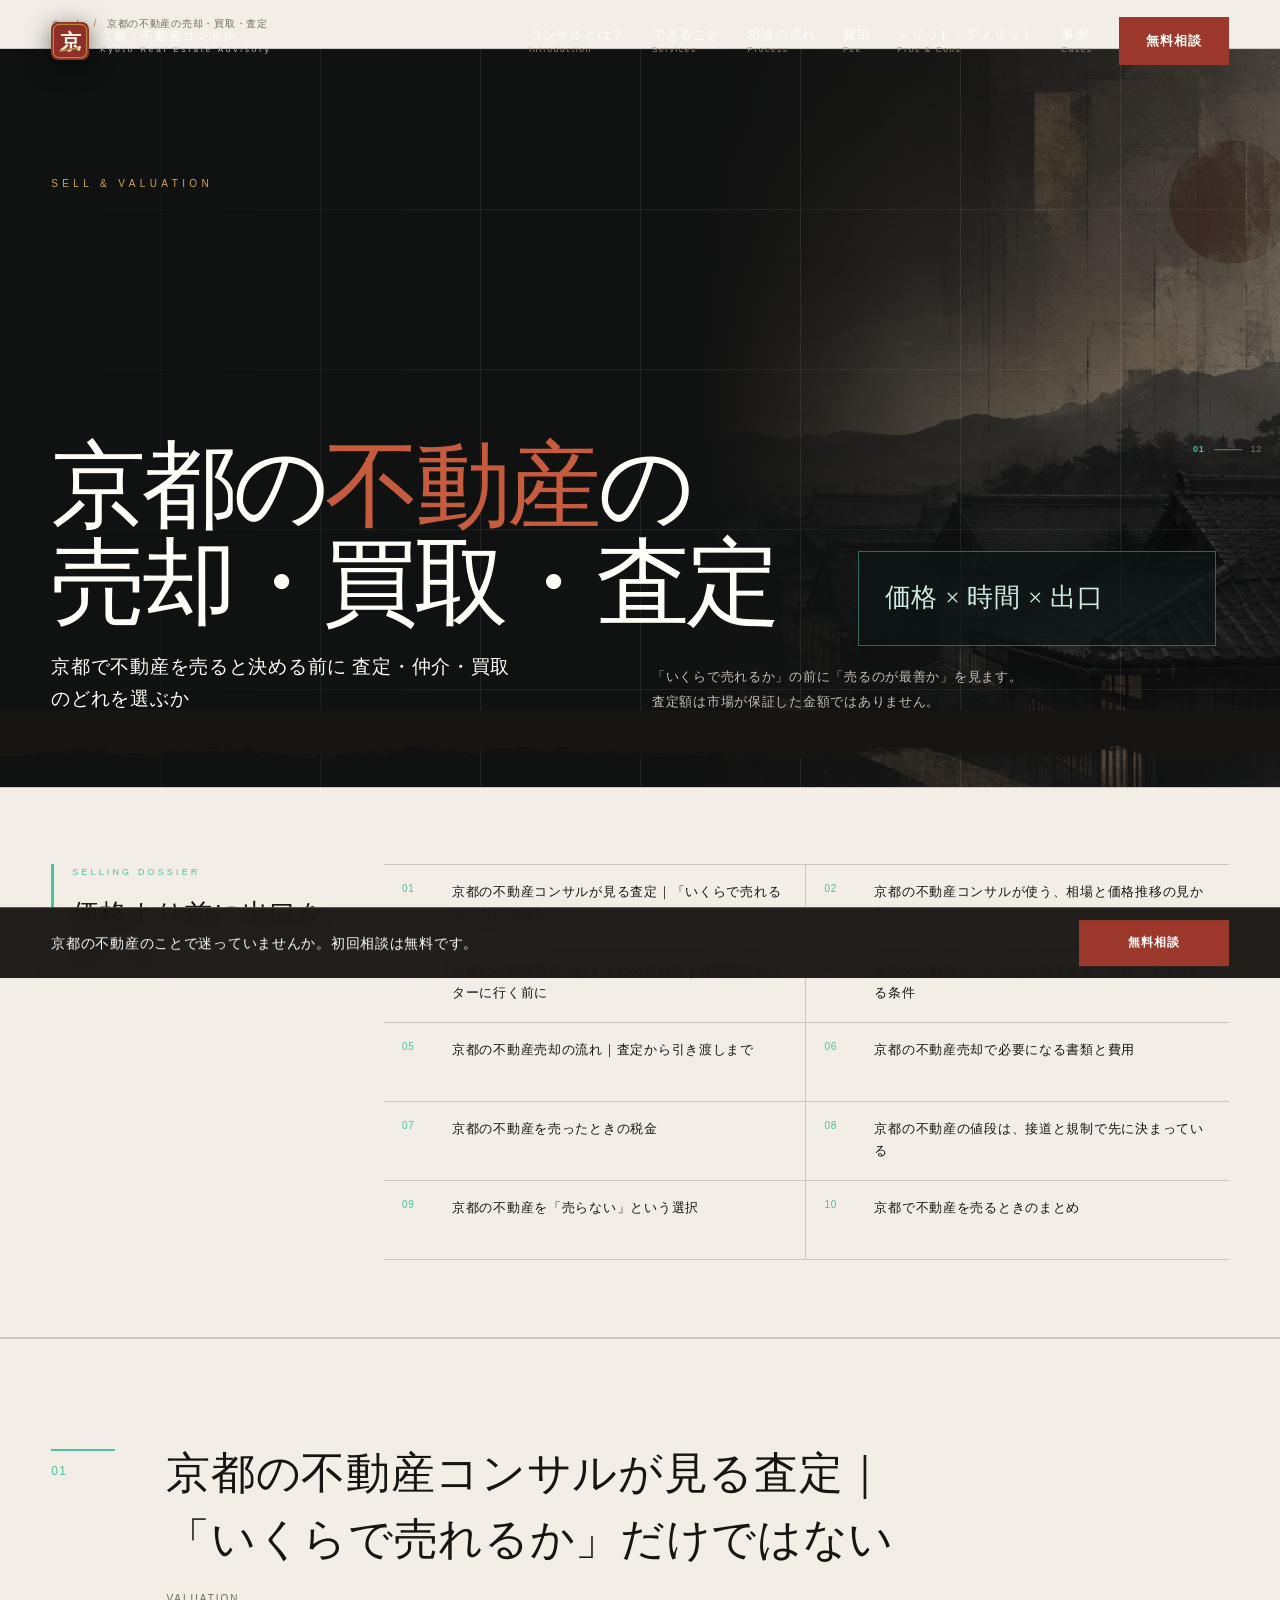
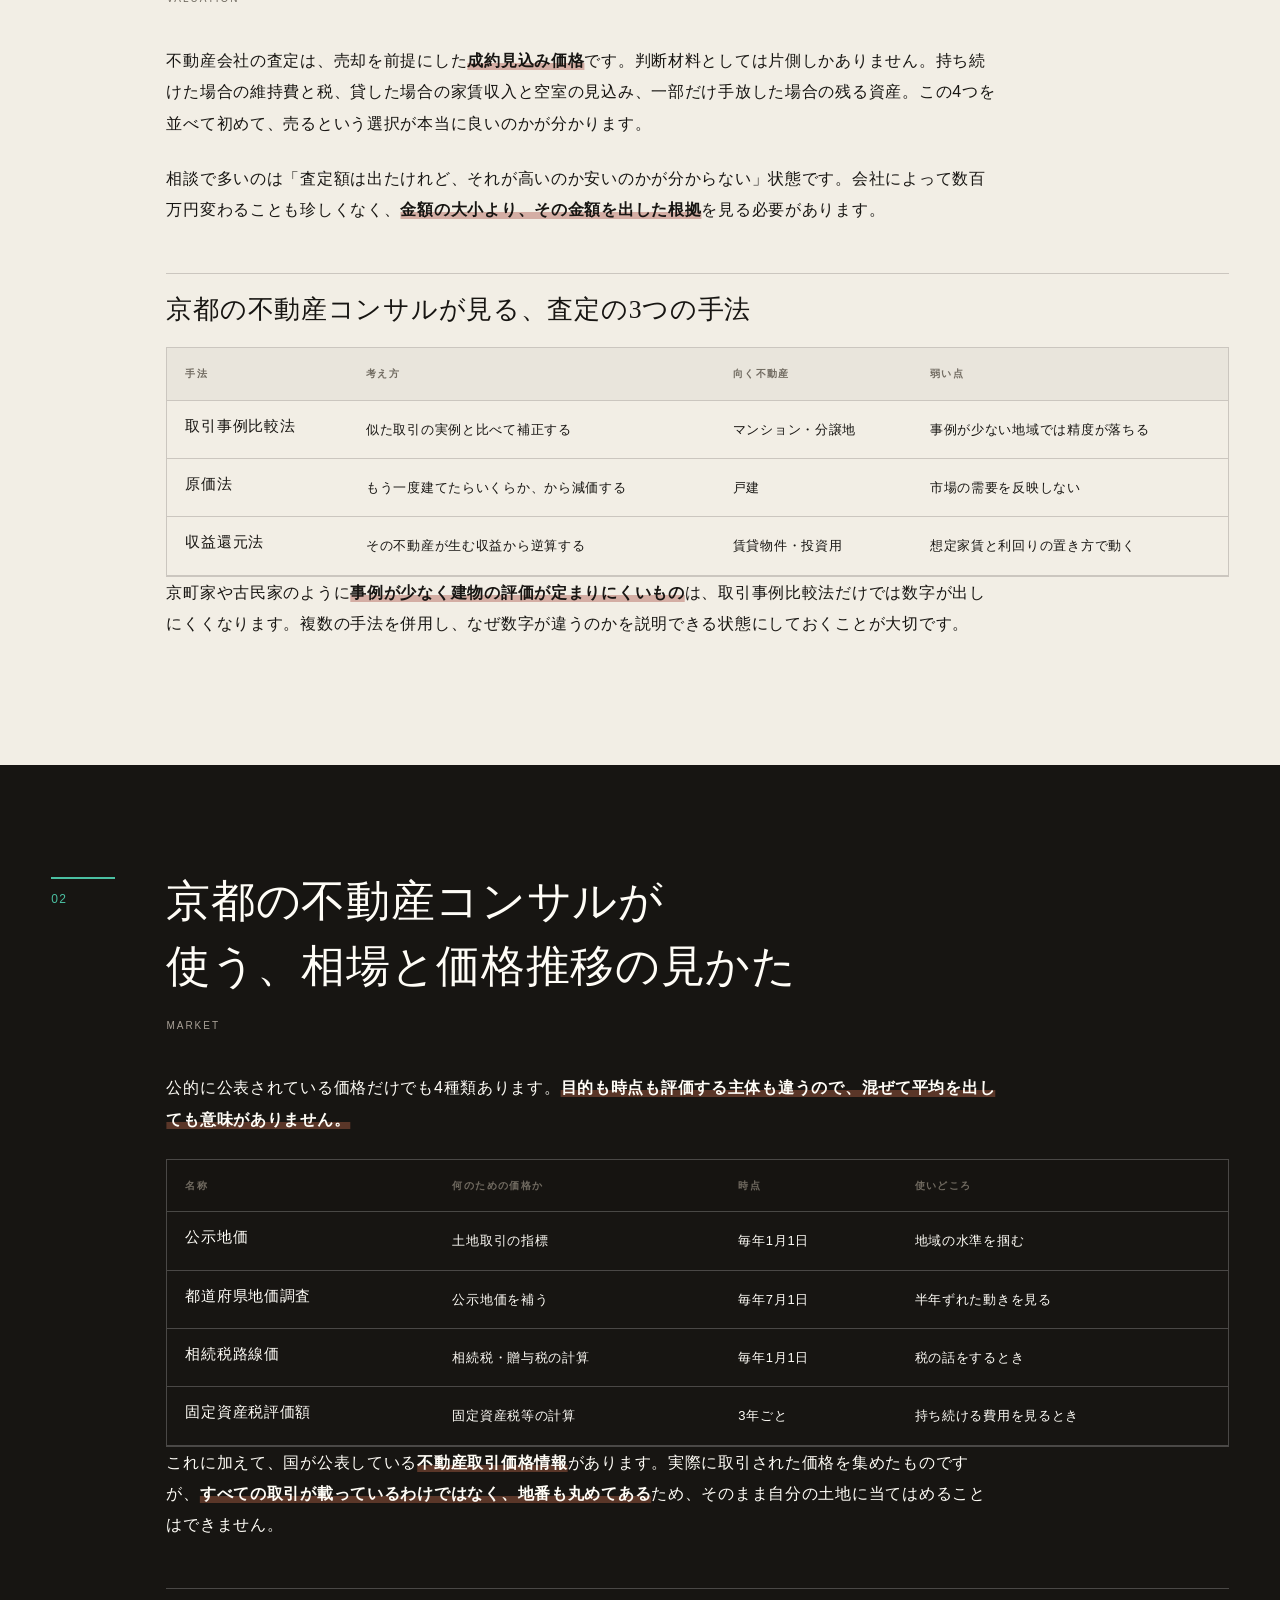
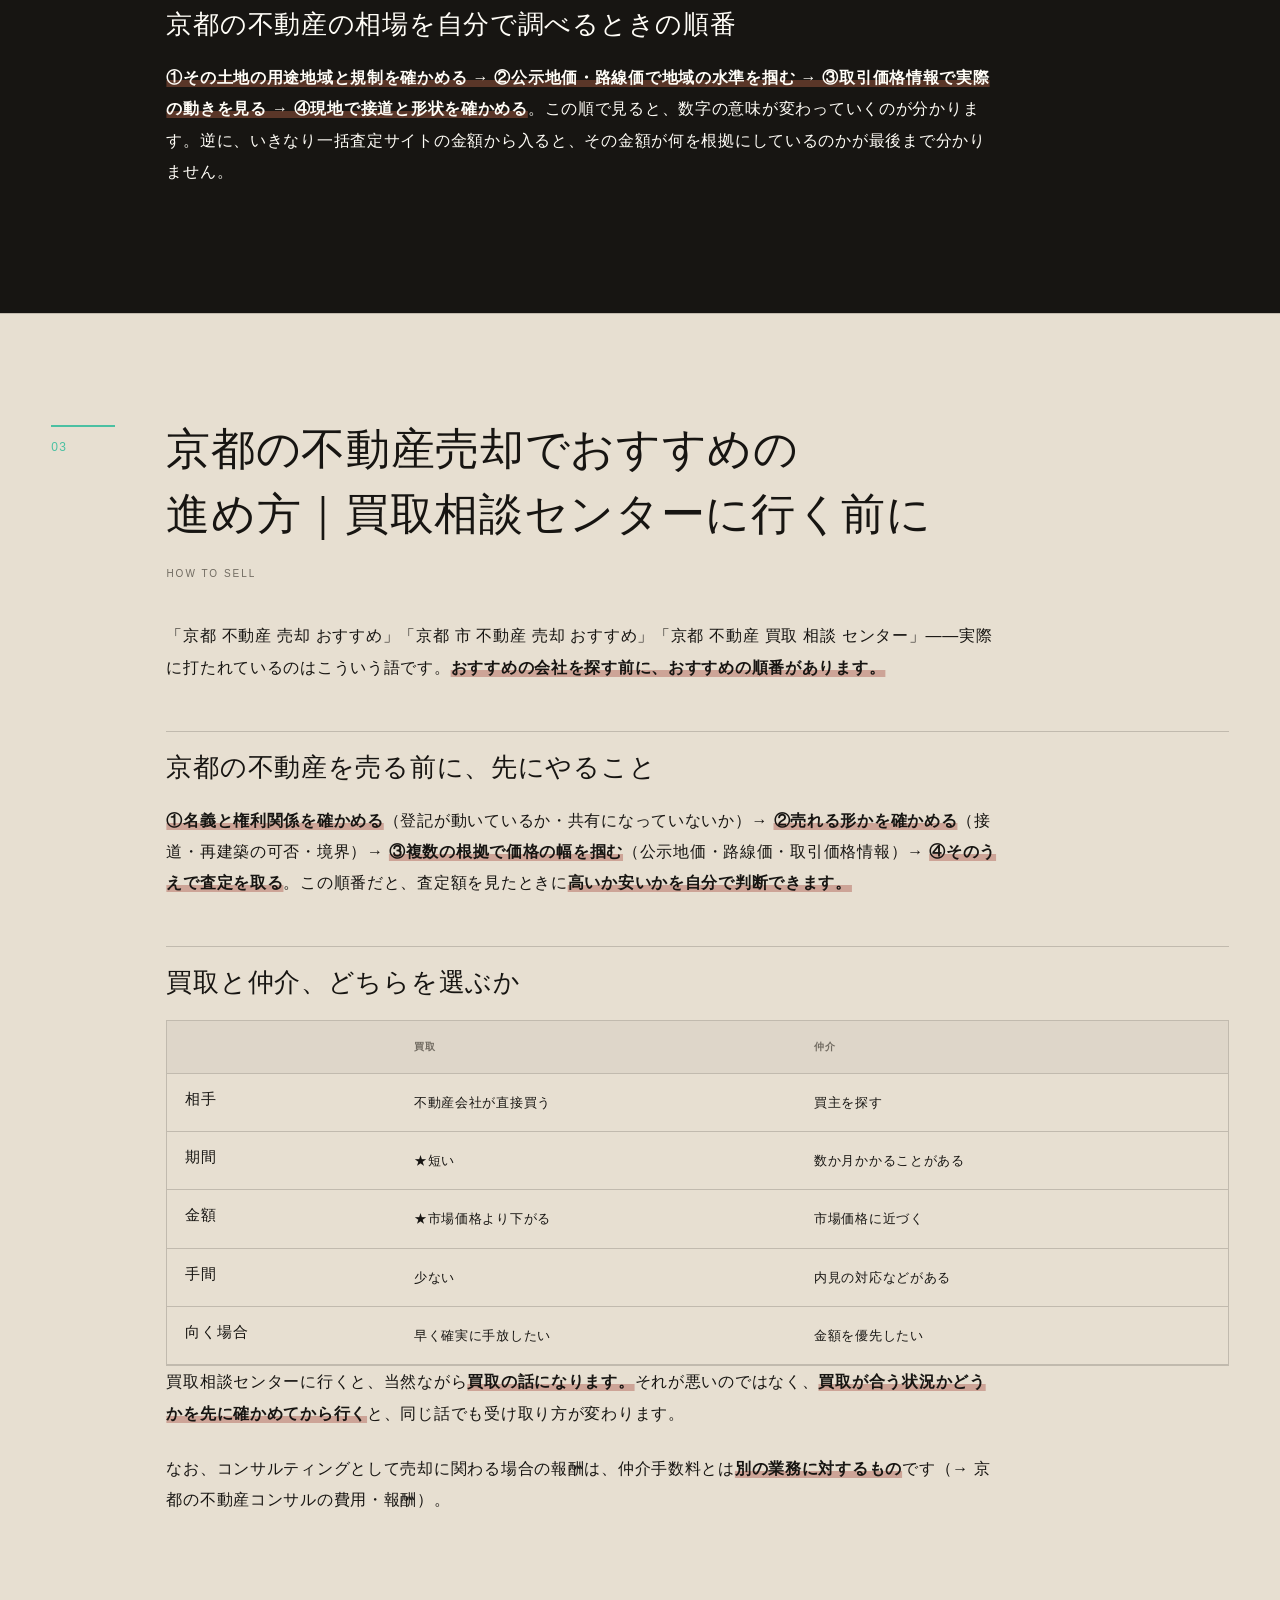
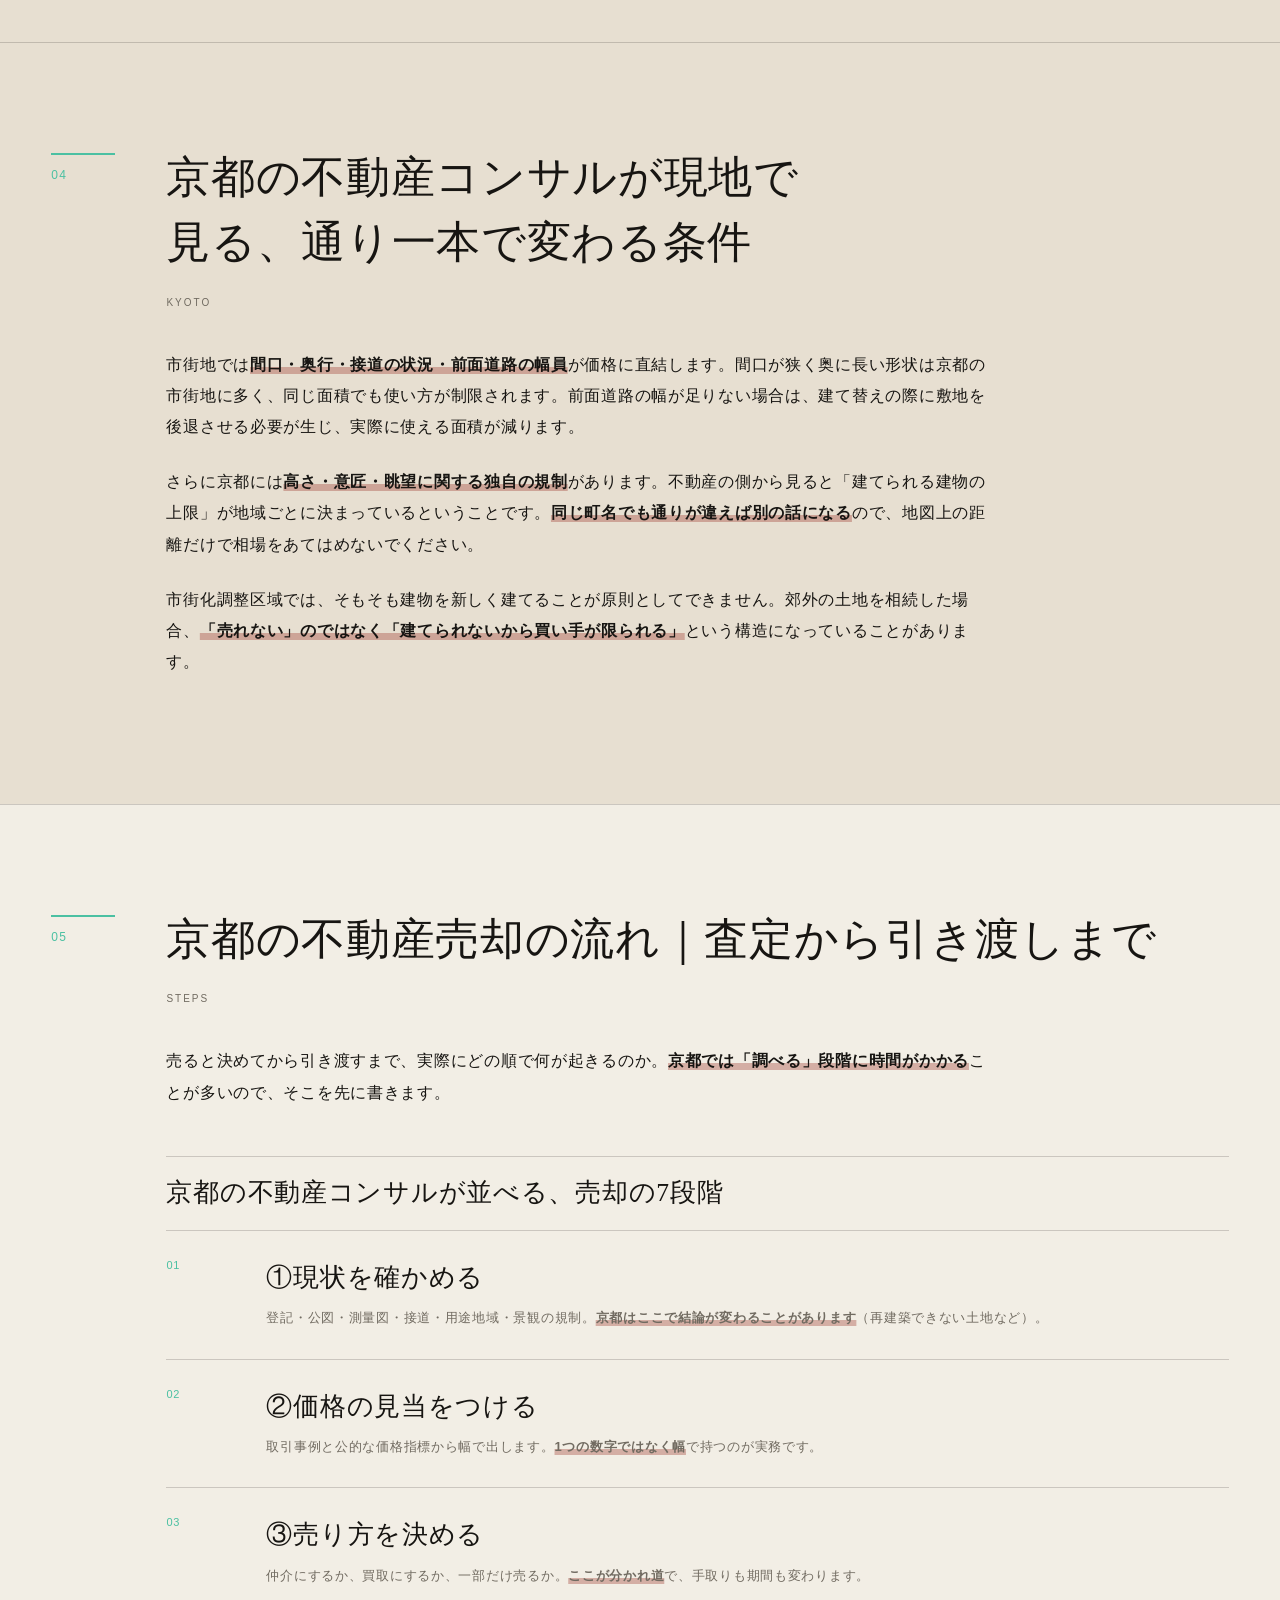
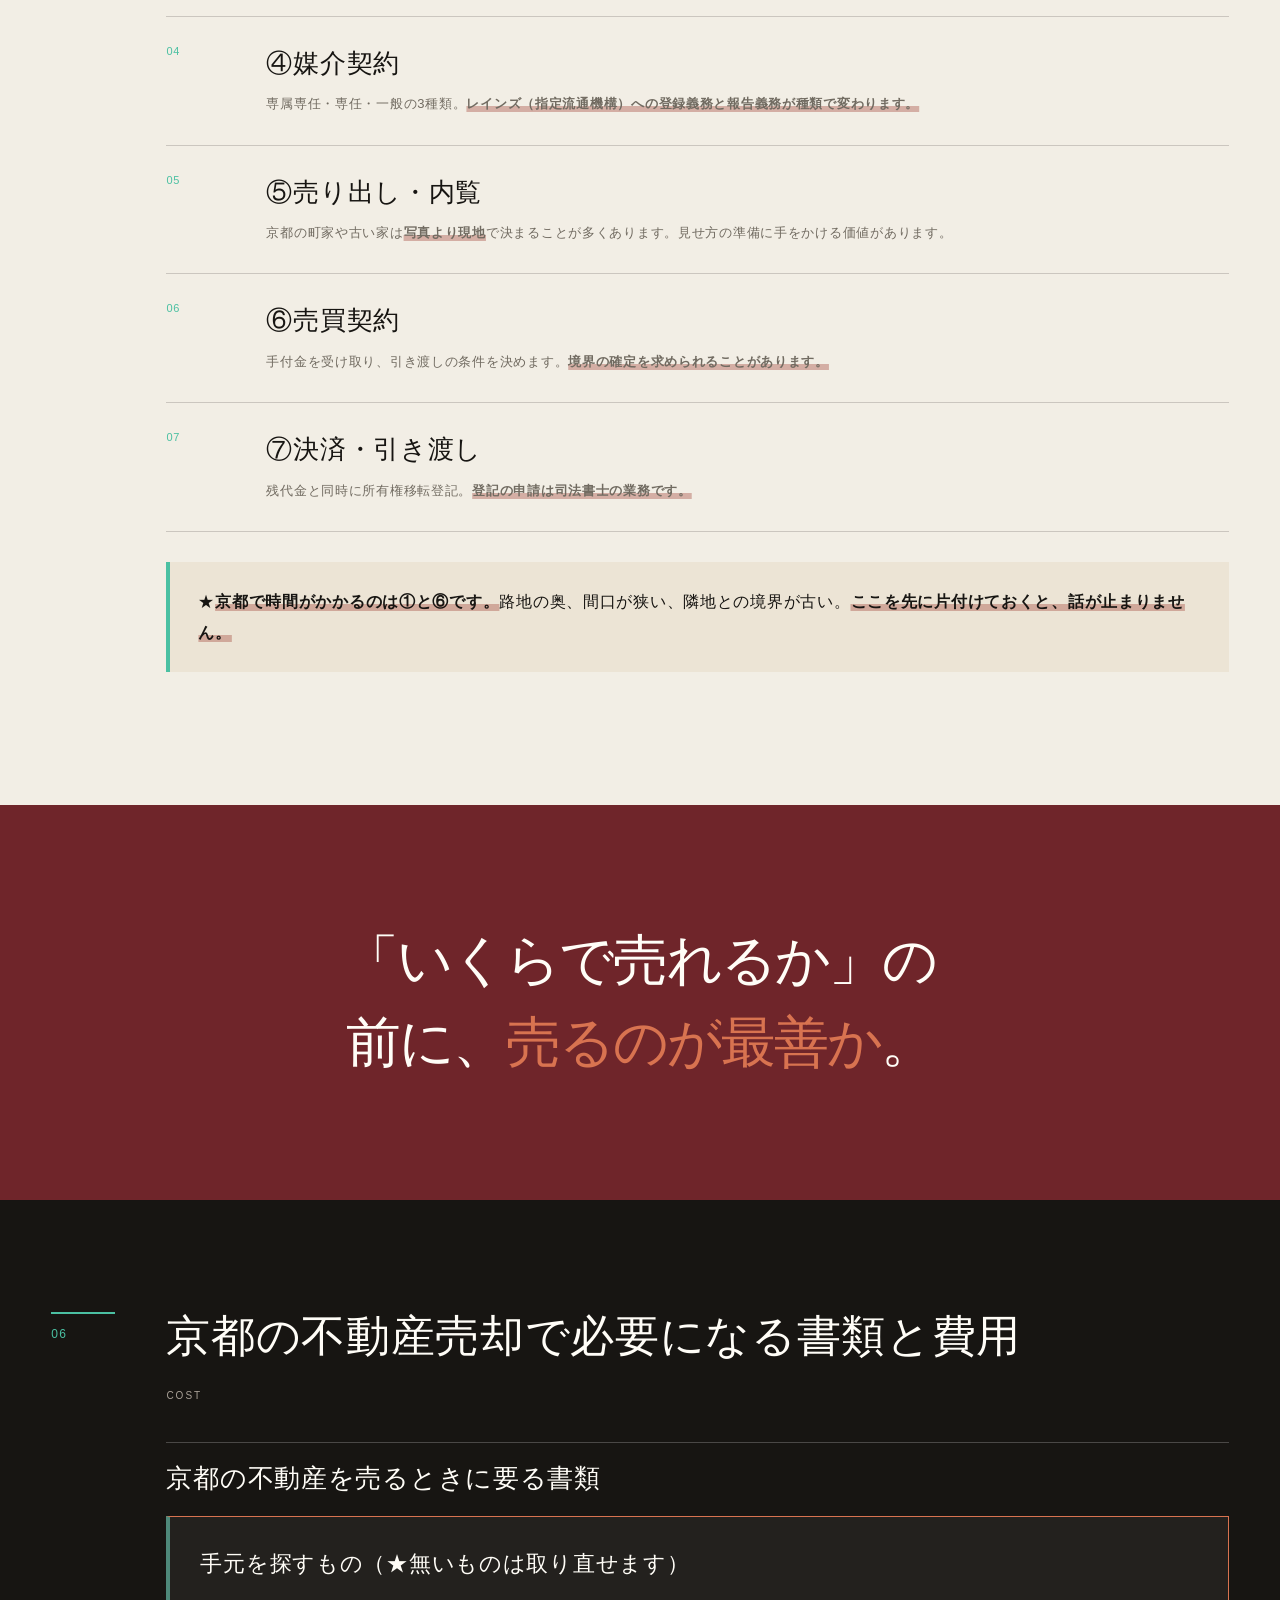
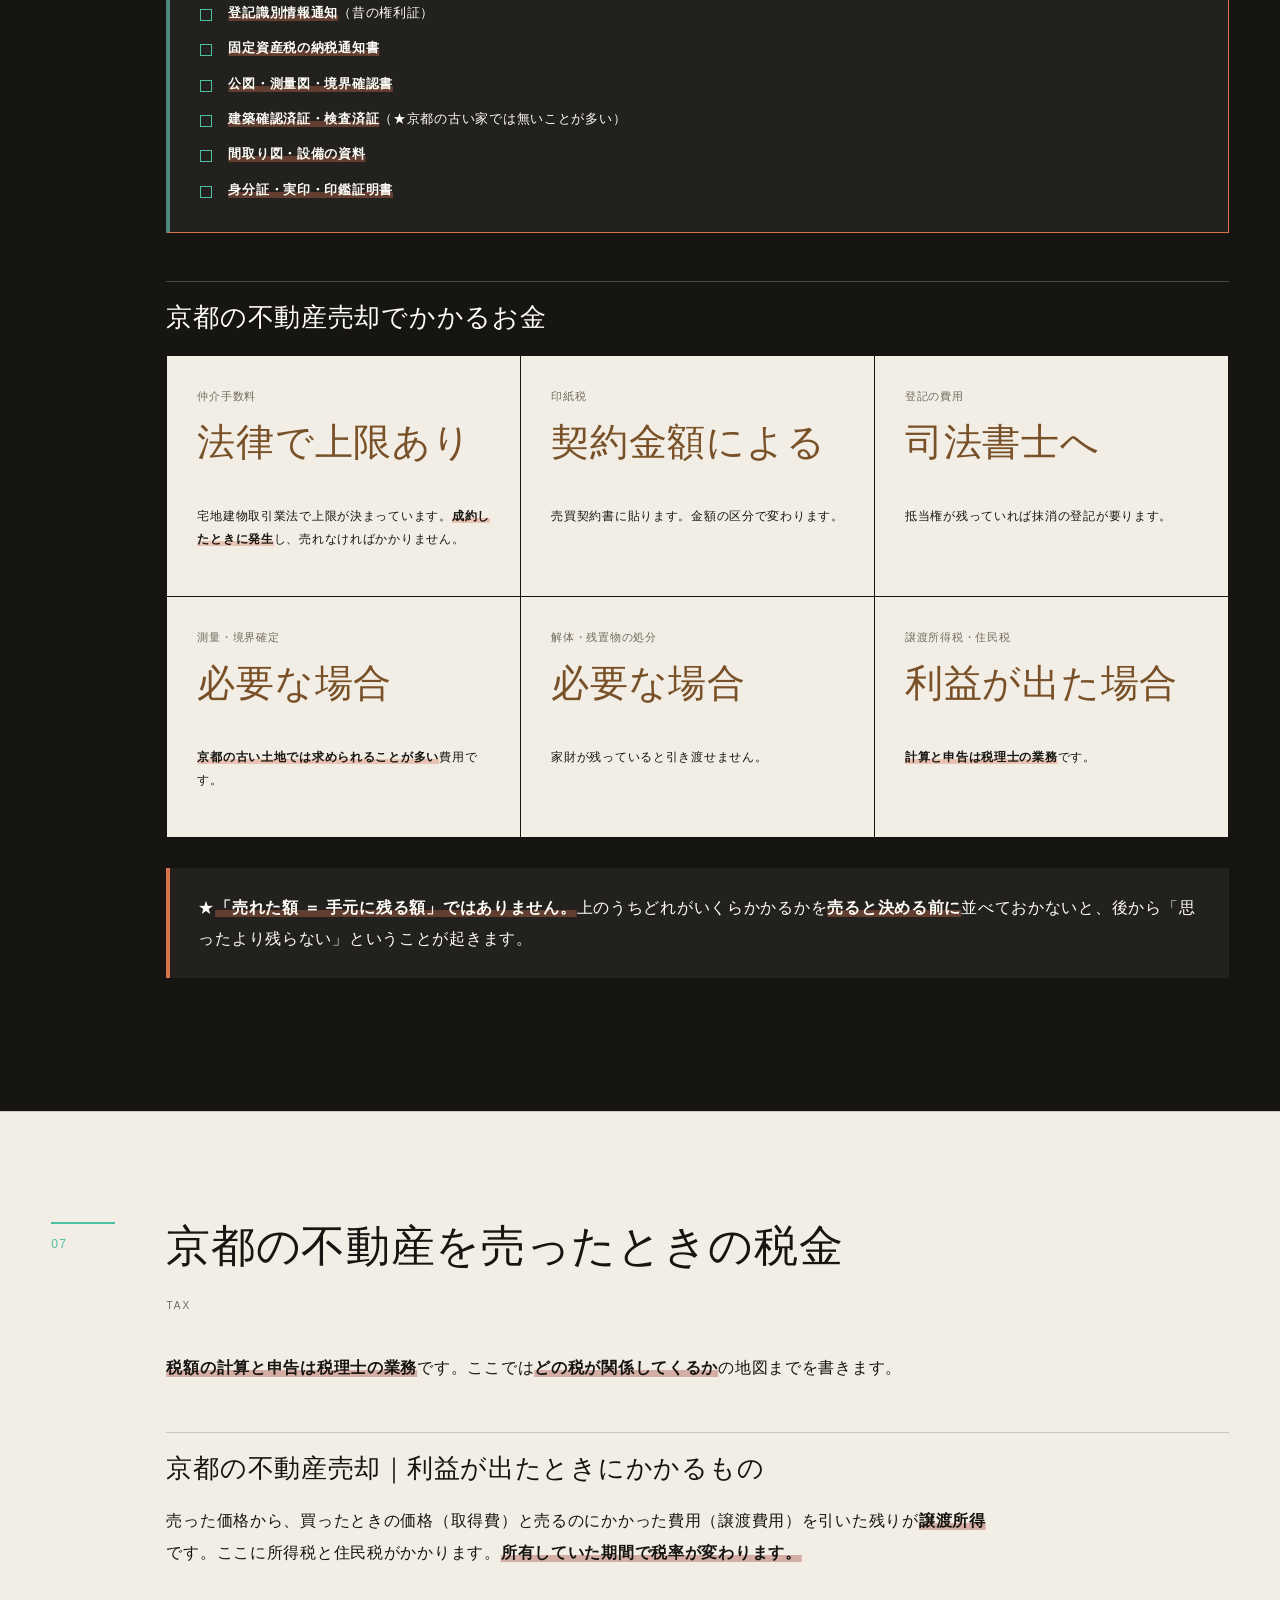
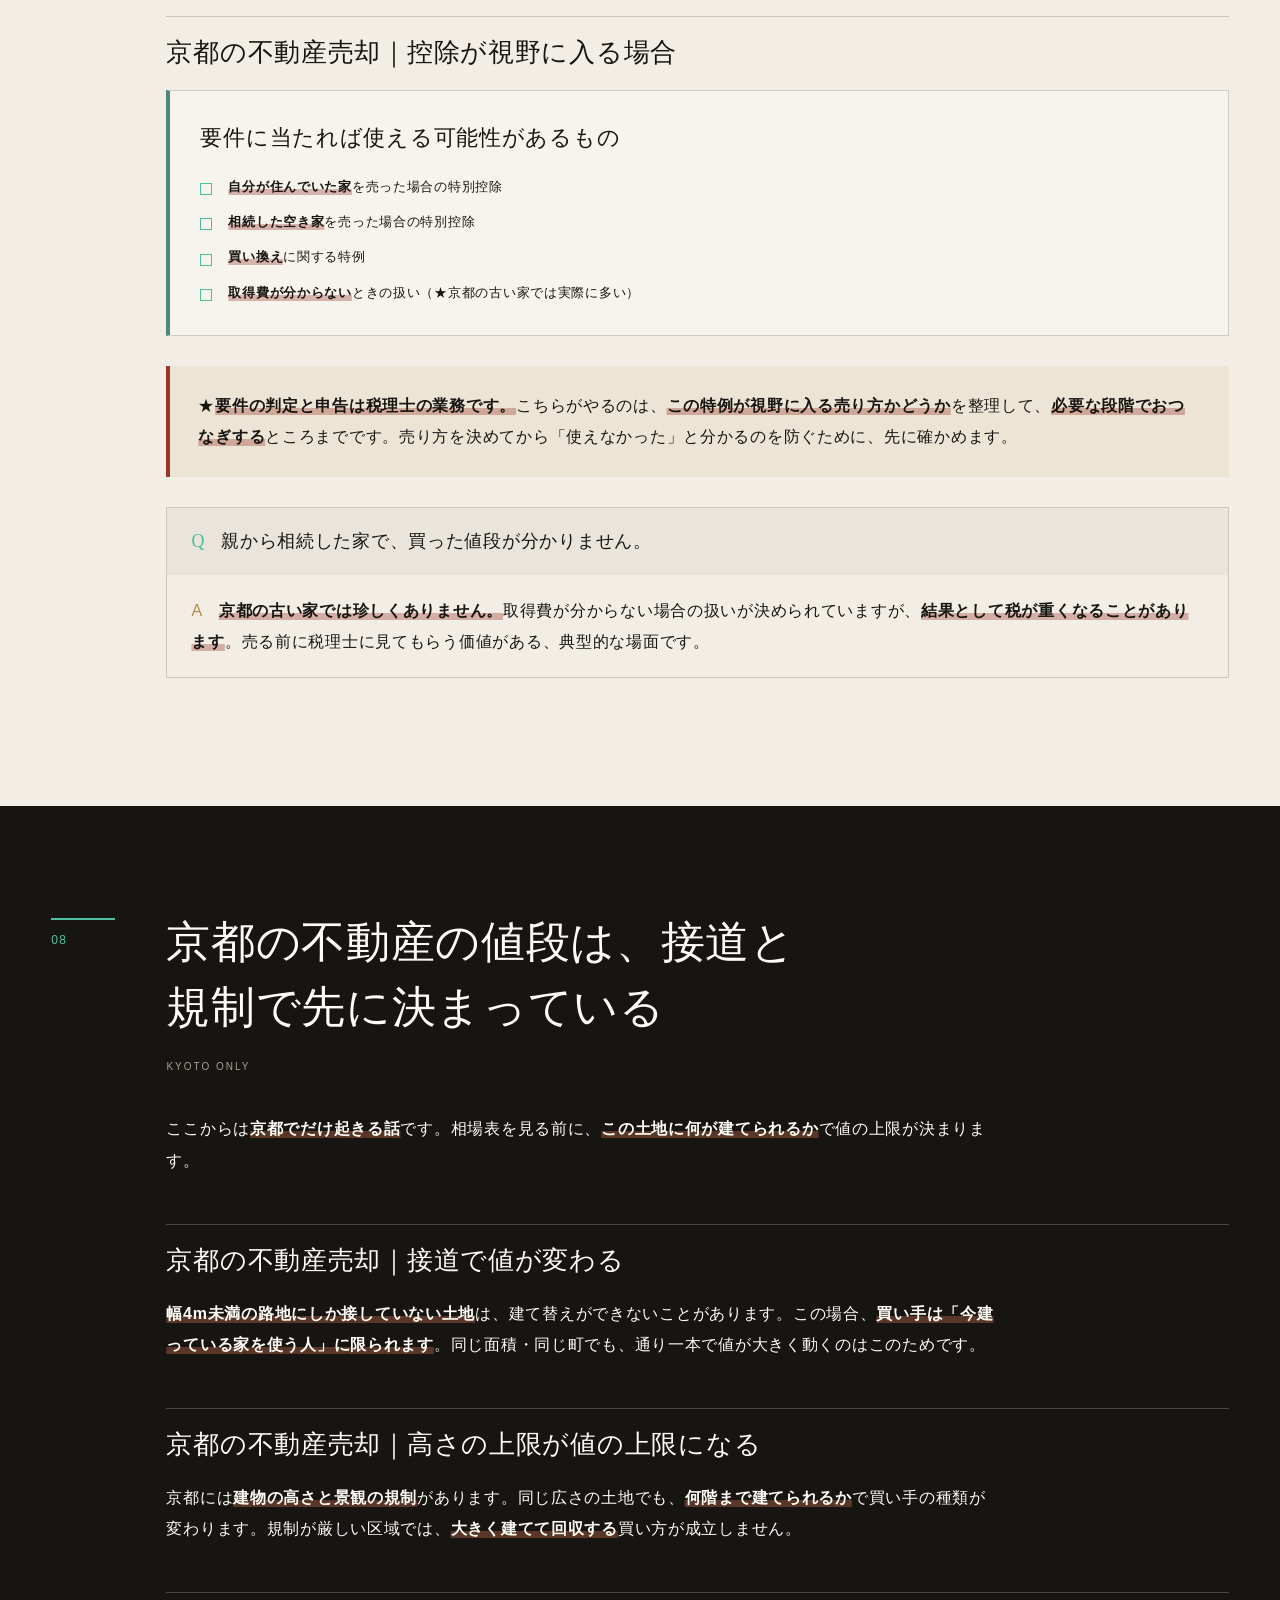
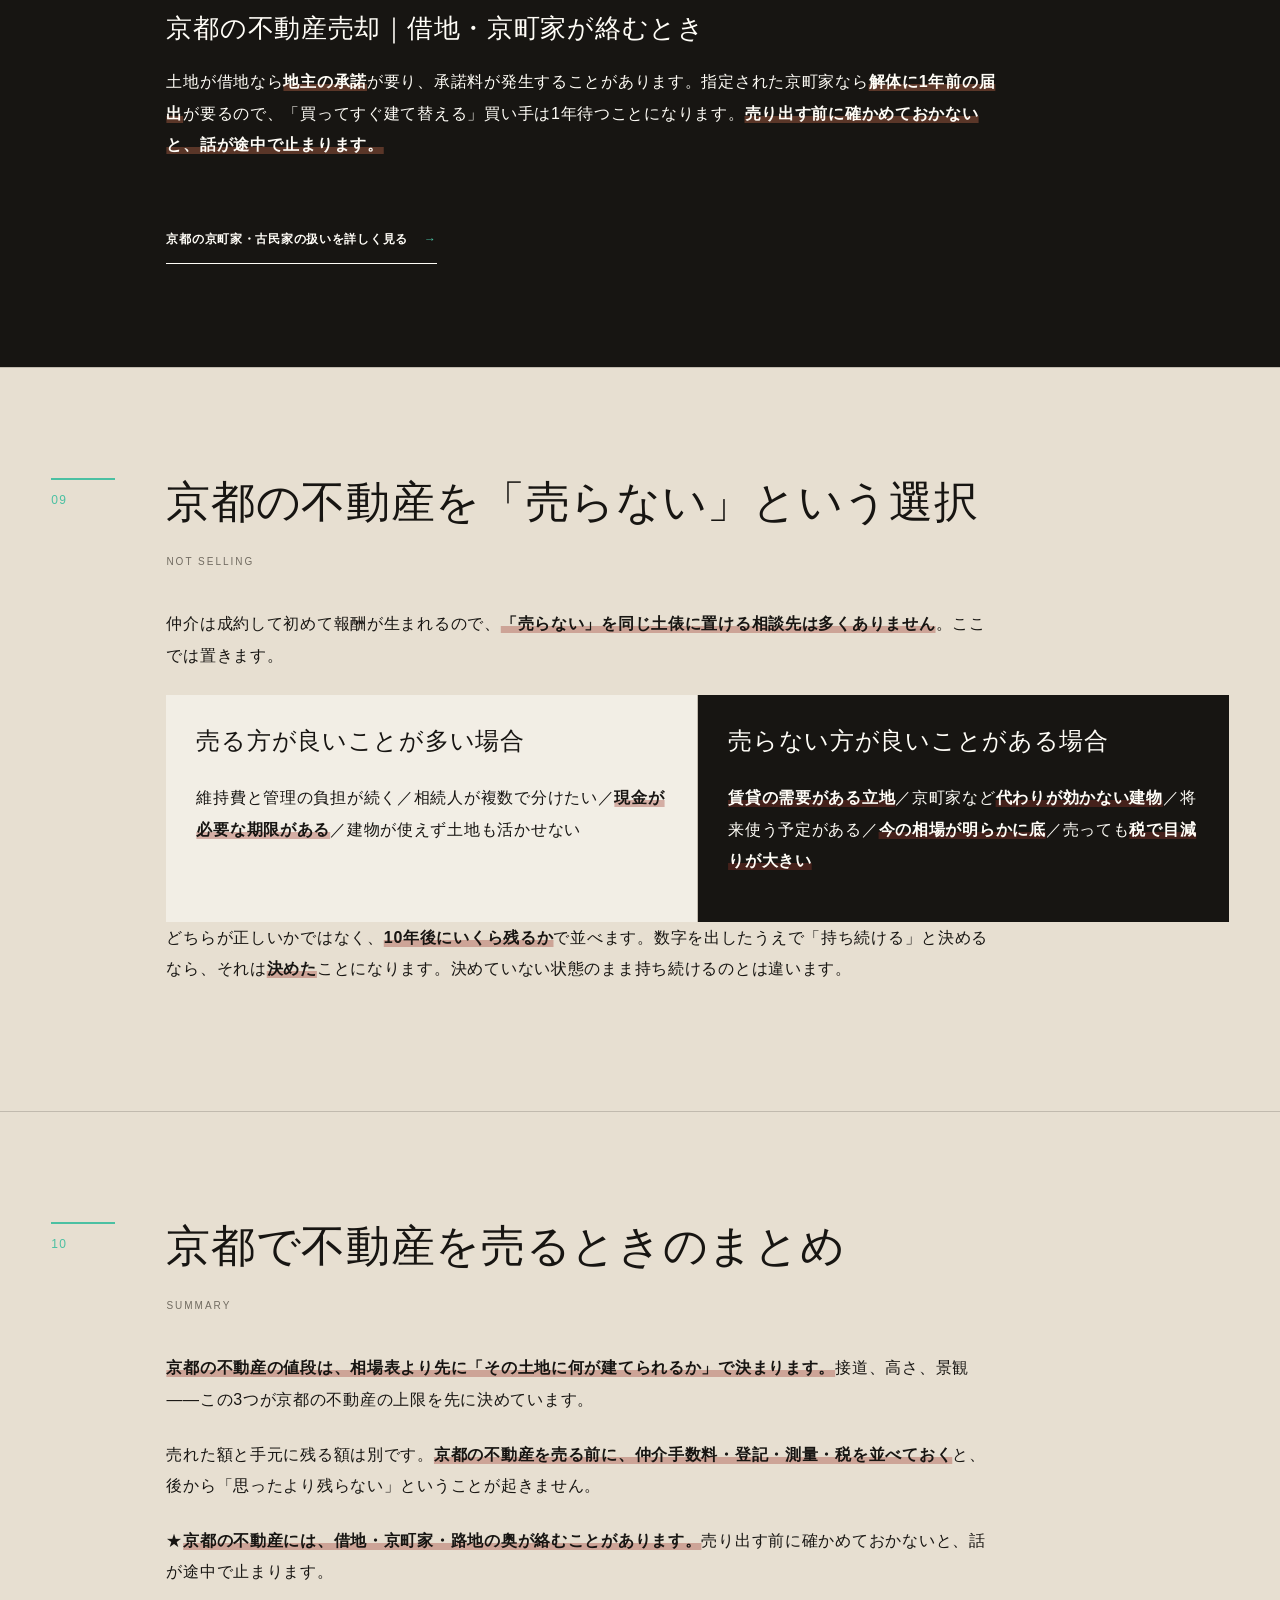
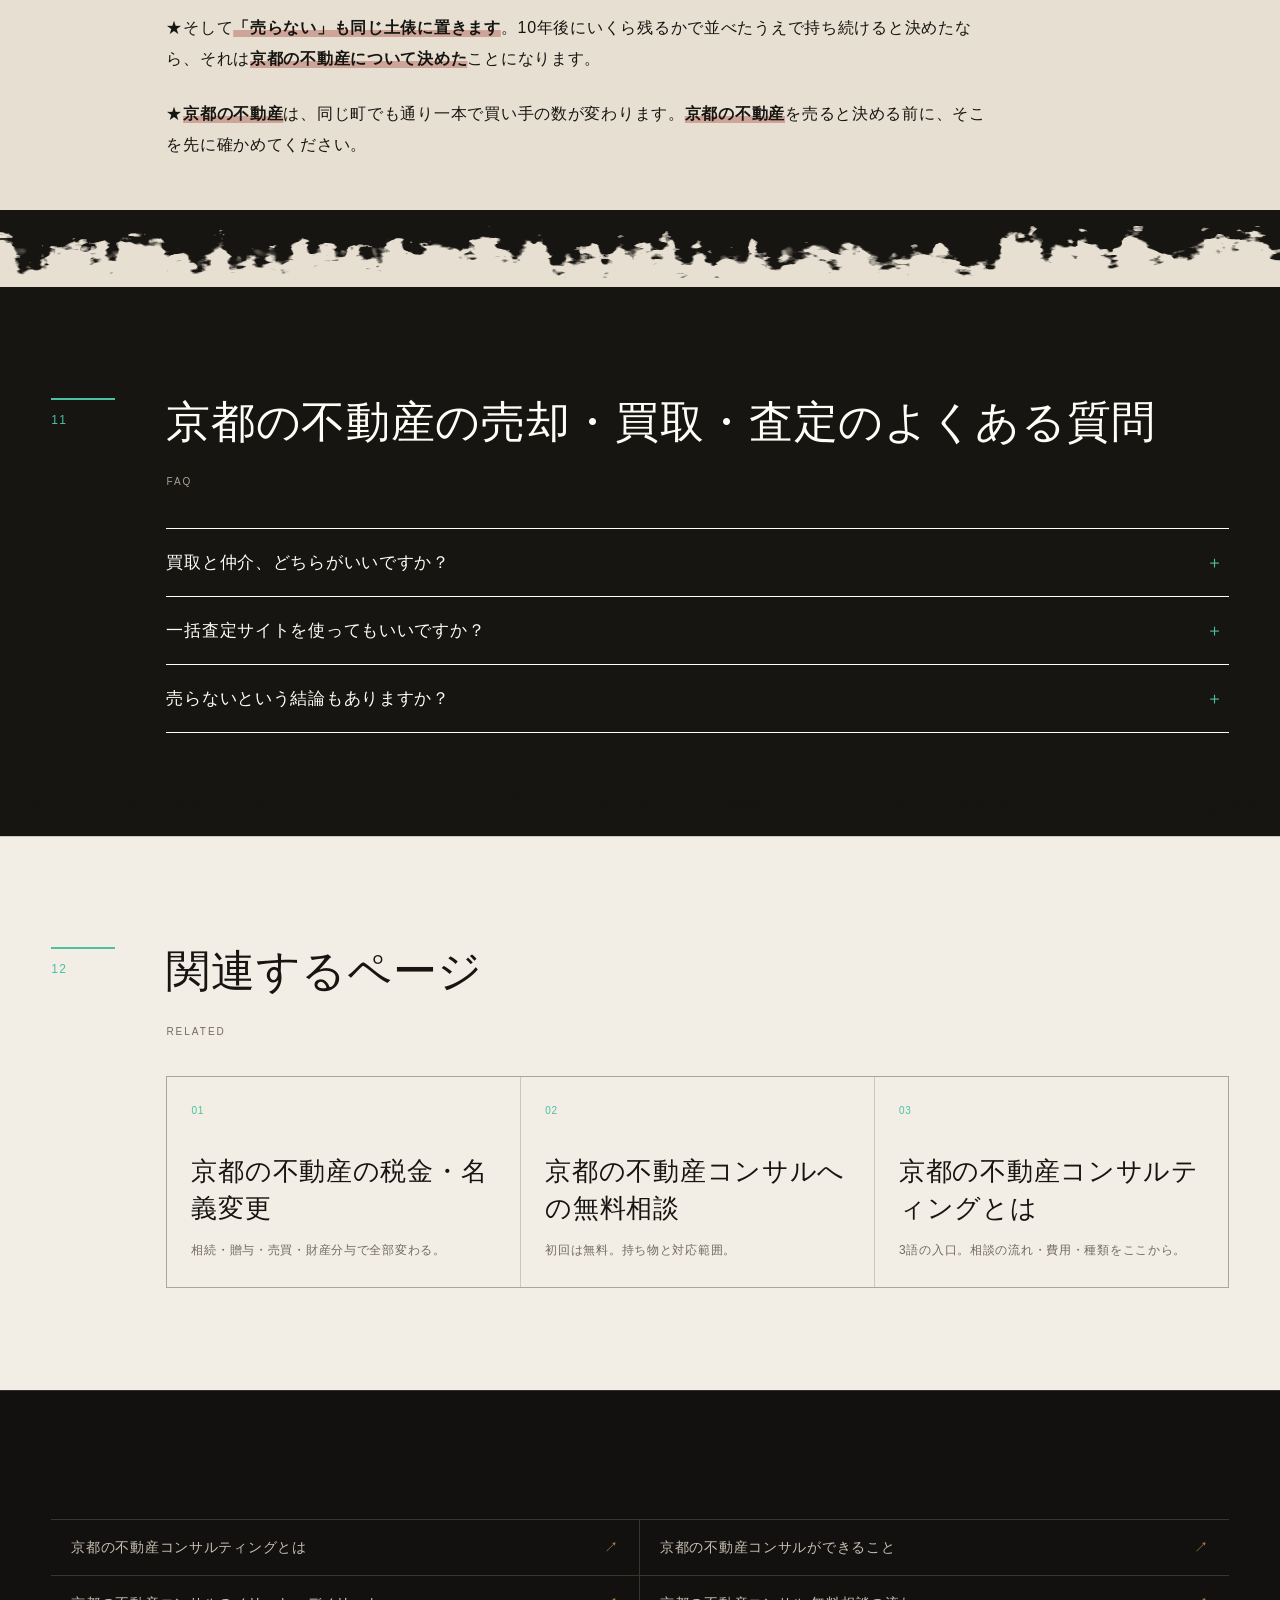
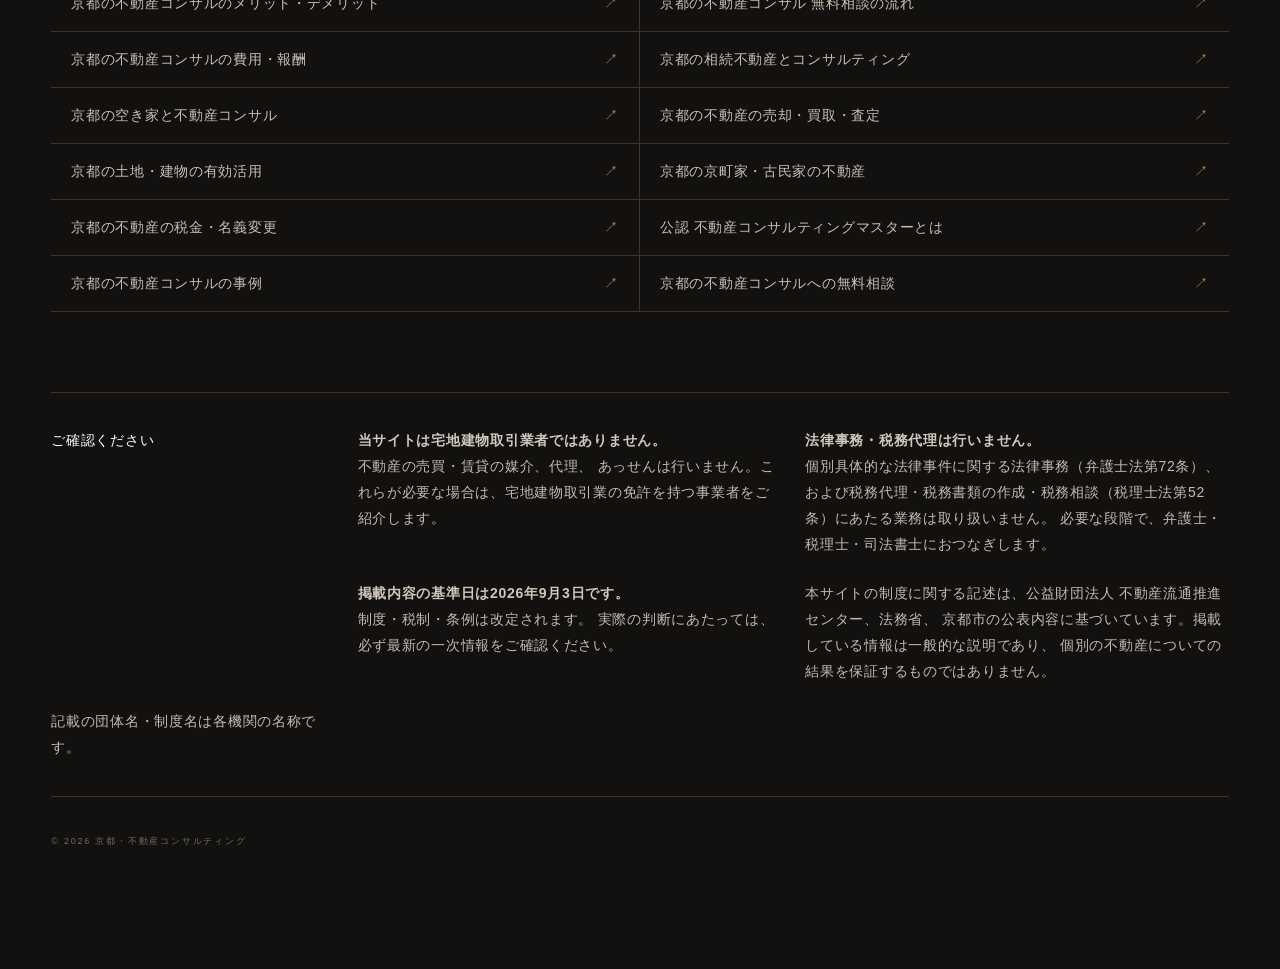
<file: baikyaku/index.html>
<!doctype html>
<html lang="ja">
<head>
<meta charset="utf-8">
<meta name="viewport" content="width=device-width, initial-scale=1">
<title>京都で不動産を売ると決める前に 査定・仲介・買取のどれを選ぶか</title>
<meta name="description" content="京都で不動産を売る前に。査定額と実際に売れる額は別物で、仲介と買取では手取りも期間も変わります。通り一本で条件が変わるのが京都の土地です。相場と価格推移をどこで見るか、買取相談センターに行く前に確かめること、そして「今は売らない」という結論まで、売る側の利害から離れた立場で、判断できる形に同じ土俵へ並べました。">
<link rel="canonical" href="https://akatsuki-5648.github.io/kyoto-fudosan-consult/baikyaku/">
<meta name="robots" content="noindex,nofollow"><!-- ★未公開。公開時に外す -->
<meta property="og:type" content="article">
<meta property="og:title" content="京都で不動産を売ると決める前に 査定・仲介・買取のどれを選ぶか">
<meta property="og:description" content="京都で不動産を売る前に。査定額と実際に売れる額は別物で、仲介と買取では手取りも期間も変わります。通り一本で条件が変わるのが京都の土地です。相場と価格推移をどこで見るか、買取相談センターに行く前に確かめること、そして「今は売らない」という結論まで、売る側の利害から離れた立場で、判断できる形に同じ土俵へ並べました。">
<meta property="og:url" content="https://akatsuki-5648.github.io/kyoto-fudosan-consult/baikyaku/">
<meta property="og:site_name" content="京都の不動産コンサルティング">
<meta property="og:image" content="https://akatsuki-5648.github.io/kyoto-fudosan-consult/img/og_baikyaku-v2.png">
<meta property="og:image:secure_url" content="https://akatsuki-5648.github.io/kyoto-fudosan-consult/img/og_baikyaku-v2.png">
<meta property="og:image:type" content="image/png">
<meta property="og:image:width" content="1200">
<meta property="og:image:height" content="630">
<meta property="og:image:alt" content="京都で不動産を売ると決める前に 査定・仲介・買取のどれを選ぶか｜京都の不動産コンサルティングの案内画像">
<meta property="og:locale" content="ja_JP">
<meta name="twitter:card" content="summary_large_image">
<meta name="twitter:title" content="京都で不動産を売ると決める前に 査定・仲介・買取のどれを選ぶか">
<meta name="twitter:description" content="京都で不動産を売る前に。査定額と実際に売れる額は別物で、仲介と買取では手取りも期間も変わります。通り一本で条件が変わるのが京都の土地です。相場と価格推移をどこで見るか、買取相談センターに行く前に確かめること、そして「今は売らない」という結論まで、売る側の利害から離れた立場で、判断できる形に同じ土俵へ並べました。">
<meta name="twitter:image" content="https://akatsuki-5648.github.io/kyoto-fudosan-consult/img/og_baikyaku-v2.png">
<meta name="twitter:image:alt" content="京都で不動産を売ると決める前に 査定・仲介・買取のどれを選ぶか｜京都の不動産コンサルティングの案内画像">
<meta name="format-detection" content="telephone=no">
<meta name="application-name" content="京都・不動産コンサルティング">
<meta name="apple-mobile-web-app-title" content="京都不動産">
<meta name="theme-color" content="#14110e">
<meta name="msapplication-TileColor" content="#8f2f27">
<meta name="msapplication-config" content="../browserconfig.xml">
<link rel="icon" href="../favicon.ico" sizes="any">
<link rel="icon" href="../icons/favicon.svg" type="image/svg+xml">
<link rel="icon" href="../icons/favicon-32x32.png" type="image/png" sizes="32x32">
<link rel="icon" href="../icons/favicon-16x16.png" type="image/png" sizes="16x16">
<link rel="apple-touch-icon" href="../icons/apple-touch-icon.png" sizes="180x180">
<link rel="mask-icon" href="../icons/safari-pinned-tab.svg" color="#8f2f27">
<link rel="manifest" href="../site.webmanifest">
<link rel="preload" as="image" href="../img/kyoto-consult-hero-v1.webp" fetchpriority="high">
<link rel="stylesheet" href="../css/base.css?v=a2ab643b3f">
<link rel="stylesheet" href="../css/layouts.css?v=2575b79964">
<link rel="stylesheet" href="../css/pages.css?v=bf270d7a61">
<link rel="stylesheet" href="../css/polish.css?v=f5eed3057f">
<script type="application/ld+json">{"@context":"https://schema.org","@graph":[{"@type":"WebSite","@id":"https://akatsuki-5648.github.io/kyoto-fudosan-consult/#website","url":"https://akatsuki-5648.github.io/kyoto-fudosan-consult/","name":"京都の不動産コンサルティング","inLanguage":"ja","thumbnailUrl":"https://akatsuki-5648.github.io/kyoto-fudosan-consult/img/og_top-v2.png"},{"@type":"ProfessionalService","@id":"https://akatsuki-5648.github.io/kyoto-fudosan-consult/#biz","name":"京都の不動産コンサルティング","url":"https://akatsuki-5648.github.io/kyoto-fudosan-consult/","logo":"https://akatsuki-5648.github.io/kyoto-fudosan-consult/icons/icon-512.png","image":"https://akatsuki-5648.github.io/kyoto-fudosan-consult/img/og_top-v2.png","areaServed":{"@type":"AdministrativeArea","name":"京都府"},"knowsAbout":["不動産コンサルティング","相続","空き家","京町家","不動産の売却","土地活用","不動産の税金"],"description":"京都の不動産について、売る・貸す・活かす・遺すの前に、利害のない立場で選択肢を整理する不動産コンサルティング。"},{"@type":"BreadcrumbList","@id":"https://akatsuki-5648.github.io/kyoto-fudosan-consult/baikyaku/#crumb","itemListElement":[{"@type":"ListItem","position":1,"name":"ホーム","item":"https://akatsuki-5648.github.io/kyoto-fudosan-consult/"},{"@type":"ListItem","position":2,"name":"京都の不動産の売却・買取・査定","item":"https://akatsuki-5648.github.io/kyoto-fudosan-consult/baikyaku/"}]},{"@type":"Article","@id":"https://akatsuki-5648.github.io/kyoto-fudosan-consult/baikyaku/#page","url":"https://akatsuki-5648.github.io/kyoto-fudosan-consult/baikyaku/","headline":"京都で不動産を売ると決める前に 査定・仲介・買取のどれを選ぶか","description":"京都で不動産を売る前に。査定額と実際に売れる額は別物で、仲介と買取では手取りも期間も変わります。通り一本で条件が変わるのが京都の土地です。相場と価格推移をどこで見るか、買取相談センターに行く前に確かめること、そして「今は売らない」という結論まで、売る側の利害から離れた立場で、判断できる形に同じ土俵へ並べました。","inLanguage":"ja","image":"https://akatsuki-5648.github.io/kyoto-fudosan-consult/img/og_baikyaku-v2.png","isPartOf":{"@id":"https://akatsuki-5648.github.io/kyoto-fudosan-consult/#website"},"breadcrumb":{"@id":"https://akatsuki-5648.github.io/kyoto-fudosan-consult/baikyaku/#crumb"},"about":{"@id":"https://akatsuki-5648.github.io/kyoto-fudosan-consult/#biz"}}]}</script>

</head>
<body class="kfc-page kfc-page--baikyaku" data-page="baikyaku">
<a class="kfc-skip" href="#kfc-main">本文へ移動</a>
<div class="kfc-progress" aria-hidden="true"><i id="kfc-progress-bar"></i></div>
<div class="kfc-pre" id="kfc-pre" aria-hidden="true">
  <div class="kfc-pre__in">
    <p class="kfc-pre__t">京都 <i>&times;</i> 不動産 <i>&times;</i> コンサルティング</p>
    <p class="kfc-pre__s">KYOTO REAL ESTATE CONSULTING</p>
  </div>
  <p class="kfc-pre__n"><b id="kfc-pre-n">0</b>%</p>
  <div class="kfc-pre__bar"><i id="kfc-pre-bar"></i></div>
</div>
<header class="kfc-gnav" id="kfc-gnav">
  <div class="kfc-wrap kfc-gnav__in">
    <a class="kfc-gnav__brand" href="../"><img src="../icons/favicon.svg" alt="" width="36" height="36"><span class="kfc-gnav__brand-copy"><b>京都・不動産コンサル</b><span>Kyoto Real Estate Advisory</span></span></a>
    <button class="kfc-burger" id="kfc-burger" aria-label="メニュー" aria-expanded="false"><span></span><span></span><span></span></button>
    <nav class="kfc-gnav__menu" aria-label="主要ナビゲーション">
    <ul class="kfc-gnav__list" id="kfc-gnav-list">
      <li><a class="kfc-gnav__a" href="../">コンサルとは？<small>Introduction</small></a></li>
      <li><a class="kfc-gnav__a" href="../can/">できること<small>Services</small></a>
        <ul class="kfc-gnav__child">
          <li><a href="../souzoku/">京都の相続不動産</a></li>
          <li><a href="../akiya/">京都の空き家</a></li>
          <li><a href="../baikyaku/">京都の不動産の売却・買取</a></li>
          <li><a href="../katsuyou/">京都の土地・建物の活用</a></li>
          <li><a href="../machiya/">京都の京町家・古民家</a></li>
          <li><a href="../tax/">京都の不動産の税金・名義変更</a></li>
        </ul></li>
      <li><a class="kfc-gnav__a" href="../flow/">相談の流れ<small>Process</small></a></li>
      <li><a class="kfc-gnav__a" href="../fee/">費用<small>Fee</small></a></li>
      <li><a class="kfc-gnav__a" href="../merit/">メリット・デメリット<small>Pros & Cons</small></a></li>
      <li><a class="kfc-gnav__a" href="../case/">事例<small>Cases</small></a></li>
      <li class="kfc-gnav__mobile-cta"><a href="../contact/">初回無料相談<small>CONTACT</small></a></li>
    </ul>
    </nav>
    <a class="kfc-gnav__cta" href="../contact/">無料相談</a>
  </div>
</header>
<main id="kfc-main">
<nav class="kfc-crumb" aria-label="パンくず">
  <div class="kfc-wrap">
  <ol>
    <li><a href="/">ホーム</a></li>
    <li aria-current="page">京都の不動産の売却・買取・査定</li>
  </ol>
  </div>
</nav>

<section class="kfc-phero">
  <div class="kfc-phero__bg"></div>
  <div class="kfc-phero__plan" aria-hidden="true"></div>
  <div class="kfc-wrap">
    <p class="kfc-hero__eyebrow">SELL & VALUATION</p>
    <p class="kfc-phero__name"><span class="kfc-phero__line">京都の<i>不動産</i>の</span><br><span class="kfc-phero__line">売却・買取・査定</span></p>
    <h1 class="kfc-phero__h">京都で不動産を売ると決める前に 査定・仲介・買取のどれを選ぶか</h1>
    <p class="kfc-phero__d">「いくらで売れるか」の前に「売るのが最善か」を見ます。査定額は市場が保証した金額ではありません。</p>
  </div>
</section>
<div class="kfc-cut kfc-cut--washi kfc-cut--ink" aria-hidden="true"></div>

<nav class="kfc-chapters kfc-chapters--market" aria-label="このページの章">
  <div class="kfc-wrap kfc-chapters__in">
    <div class="kfc-chapters__head">
      <p class="kfc-chapters__label">SELLING DOSSIER</p>
      <p class="kfc-chapters__purpose">価格より前に出口を比べる</p>
    </div>
    <ol class="kfc-chapters__list">
      <li><a href="#satei"><b>01</b><span>京都の不動産コンサルが見る査定｜「いくらで売れるか」だけではない</span></a></li>
      <li><a href="#souba"><b>02</b><span>京都の不動産コンサルが使う、相場と価格推移の見かた</span></a></li>
      <li><a href="#osusume"><b>03</b><span>京都の不動産売却でおすすめの進め方｜買取相談センターに行く前に</span></a></li>
      <li><a href="#kyoto"><b>04</b><span>京都の不動産コンサルが現地で見る、通り一本で変わる条件</span></a></li>
      <li><a href="#steps"><b>05</b><span>京都の不動産売却の流れ｜査定から引き渡しまで</span></a></li>
      <li><a href="#cost"><b>06</b><span>京都の不動産売却で必要になる書類と費用</span></a></li>
      <li><a href="#tax"><b>07</b><span>京都の不動産を売ったときの税金</span></a></li>
      <li><a href="#kyotoonly"><b>08</b><span>京都の不動産の値段は、接道と規制で先に決まっている</span></a></li>
      <li><a href="#notselling"><b>09</b><span>京都の不動産を「売らない」という選択</span></a></li>
      <li><a href="#summary"><b>10</b><span>京都で不動産を売るときのまとめ</span></a></li>
    </ol>
  </div>
</nav>
<div class="kfc-layout kfc-layout--market" data-layout="market">

<section class="kfc-sec " id="satei" data-section-key="satei" data-kfc-section>
  <div class="kfc-wrap">
    <p class="kfc-sec__no">01</p>
    <h2 class="kfc-sec__h">京都の不動産コンサルが見る査定｜「いくらで売れるか」だけではない</h2>
    <p class="kfc-sec__en">Valuation</p>
    <div class="kfc-read">
      <p>不動産会社の査定は、売却を前提にした<b>成約見込み価格</b>です。判断材料としては片側しかありません。持ち続けた場合の維持費と税、貸した場合の家賃収入と空室の見込み、一部だけ手放した場合の残る資産。この4つを並べて初めて、売るという選択が本当に良いのかが分かります。</p>
      <p>相談で多いのは「査定額は出たけれど、それが高いのか安いのかが分からない」状態です。会社によって数百万円変わることも珍しくなく、<b>金額の大小より、その金額を出した根拠</b>を見る必要があります。</p>
      <h3 class="kfc-sub">京都の不動産コンサルが見る、査定の3つの手法</h3>
      <div class="kfc-table">
        <table>
          <thead><tr><th>手法</th><th>考え方</th><th>向く不動産</th><th>弱い点</th></tr></thead>
          <tbody>
            <tr><th>取引事例比較法</th><td>似た取引の実例と比べて補正する</td><td>マンション・分譲地</td><td>事例が少ない地域では精度が落ちる</td></tr>
            <tr><th>原価法</th><td>もう一度建てたらいくらか、から減価する</td><td>戸建</td><td>市場の需要を反映しない</td></tr>
            <tr><th>収益還元法</th><td>その不動産が生む収益から逆算する</td><td>賃貸物件・投資用</td><td>想定家賃と利回りの置き方で動く</td></tr>
          </tbody>
        </table>
      </div>
      <p>京町家や古民家のように<b>事例が少なく建物の評価が定まりにくいもの</b>は、取引事例比較法だけでは数字が出しにくくなります。複数の手法を併用し、なぜ数字が違うのかを説明できる状態にしておくことが大切です。</p>
    </div>
  </div>
</section>

<section class="kfc-sec kfc-sec--dark" id="souba" data-section-key="souba" data-kfc-section>
  <div class="kfc-wrap">
    <p class="kfc-sec__no">02</p>
    <h2 class="kfc-sec__h">京都の不動産コンサルが使う、相場と価格推移の見かた</h2>
    <p class="kfc-sec__en">Market</p>
    <div class="kfc-read">
      <p>公的に公表されている価格だけでも4種類あります。<b>目的も時点も評価する主体も違うので、混ぜて平均を出しても意味がありません。</b></p>
      <div class="kfc-table">
        <table>
          <thead><tr><th>名称</th><th>何のための価格か</th><th>時点</th><th>使いどころ</th></tr></thead>
          <tbody>
            <tr><th>公示地価</th><td>土地取引の指標</td><td>毎年1月1日</td><td>地域の水準を掴む</td></tr>
            <tr><th>都道府県地価調査</th><td>公示地価を補う</td><td>毎年7月1日</td><td>半年ずれた動きを見る</td></tr>
            <tr><th>相続税路線価</th><td>相続税・贈与税の計算</td><td>毎年1月1日</td><td>税の話をするとき</td></tr>
            <tr><th>固定資産税評価額</th><td>固定資産税等の計算</td><td>3年ごと</td><td>持ち続ける費用を見るとき</td></tr>
          </tbody>
        </table>
      </div>
      <p>これに加えて、国が公表している<b>不動産取引価格情報</b>があります。実際に取引された価格を集めたものですが、<b>すべての取引が載っているわけではなく、地番も丸めてある</b>ため、そのまま自分の土地に当てはめることはできません。</p>
      <h3 class="kfc-sub">京都の不動産の相場を自分で調べるときの順番</h3>
      <p><b>①その土地の用途地域と規制を確かめる → ②公示地価・路線価で地域の水準を掴む → ③取引価格情報で実際の動きを見る → ④現地で接道と形状を確かめる</b>。この順で見ると、数字の意味が変わっていくのが分かります。逆に、いきなり一括査定サイトの金額から入ると、その金額が何を根拠にしているのかが最後まで分かりません。</p>
    </div>
  </div>
</section>

<section class="kfc-sec kfc-sec--tint" id="osusume" data-section-key="osusume" data-kfc-section>
  <div class="kfc-wrap">
    <p class="kfc-sec__no">03</p>
    <h2 class="kfc-sec__h">京都の不動産売却でおすすめの進め方｜買取相談センターに行く前に</h2>
    <p class="kfc-sec__en">How to sell</p>
    <div class="kfc-read">
      <p>「京都 不動産 売却 おすすめ」「京都 市 不動産 売却 おすすめ」「京都 不動産 買取 相談 センター」——実際に打たれているのはこういう語です。<b>おすすめの会社を探す前に、おすすめの順番があります。</b></p>
      <h3 class="kfc-sub">京都の不動産を売る前に、先にやること</h3>
      <p><b>①名義と権利関係を確かめる</b>（登記が動いているか・共有になっていないか）→ <b>②売れる形かを確かめる</b>（接道・再建築の可否・境界）→ <b>③複数の根拠で価格の幅を掴む</b>（公示地価・路線価・取引価格情報）→ <b>④そのうえで査定を取る</b>。この順番だと、査定額を見たときに<b>高いか安いかを自分で判断できます。</b></p>
      <h3 class="kfc-sub">買取と仲介、どちらを選ぶか</h3>
      <div class="kfc-table">
        <table>
          <thead><tr><th>　</th><th>買取</th><th>仲介</th></tr></thead>
          <tbody>
            <tr><th>相手</th><td>不動産会社が直接買う</td><td>買主を探す</td></tr>
            <tr><th>期間</th><td>★短い</td><td>数か月かかることがある</td></tr>
            <tr><th>金額</th><td>★市場価格より下がる</td><td>市場価格に近づく</td></tr>
            <tr><th>手間</th><td>少ない</td><td>内見の対応などがある</td></tr>
            <tr><th>向く場合</th><td>早く確実に手放したい</td><td>金額を優先したい</td></tr>
          </tbody>
        </table>
      </div>
      <p>買取相談センターに行くと、当然ながら<b>買取の話になります。</b>それが悪いのではなく、<b>買取が合う状況かどうかを先に確かめてから行く</b>と、同じ話でも受け取り方が変わります。</p>
      <p>なお、コンサルティングとして売却に関わる場合の報酬は、仲介手数料とは<b>別の業務に対するもの</b>です（→ <a href="../fee/">京都の不動産コンサルの費用・報酬</a>）。</p>
    </div>
  </div>
</section>

<section class="kfc-sec kfc-sec--tint" id="kyoto" data-section-key="kyoto" data-kfc-section>
  <div class="kfc-wrap">
    <p class="kfc-sec__no">04</p>
    <h2 class="kfc-sec__h">京都の不動産コンサルが現地で見る、通り一本で変わる条件</h2>
    <p class="kfc-sec__en">Kyoto</p>
    <div class="kfc-read">
      <p>市街地では<b>間口・奥行・接道の状況・前面道路の幅員</b>が価格に直結します。間口が狭く奥に長い形状は京都の市街地に多く、同じ面積でも使い方が制限されます。前面道路の幅が足りない場合は、建て替えの際に敷地を後退させる必要が生じ、実際に使える面積が減ります。</p>
      <p>さらに京都には<b>高さ・意匠・眺望に関する独自の規制</b>があります。不動産の側から見ると「建てられる建物の上限」が地域ごとに決まっているということです。<b>同じ町名でも通りが違えば別の話になる</b>ので、地図上の距離だけで相場をあてはめないでください。</p>
      <p>市街化調整区域では、そもそも建物を新しく建てることが原則としてできません。郊外の土地を相続した場合、<b>「売れない」のではなく「建てられないから買い手が限られる」</b>という構造になっていることがあります。</p>
    </div>
  </div>
</section>

<section class="kfc-sec " id="steps" data-section-key="steps" data-kfc-section>
  <div class="kfc-wrap">
    <p class="kfc-sec__no">05</p>
    <h2 class="kfc-sec__h">京都の不動産売却の流れ｜査定から引き渡しまで</h2>
    <p class="kfc-sec__en">Steps</p>
    <div class="kfc-read">
      <p>売ると決めてから引き渡すまで、実際にどの順で何が起きるのか。<b>京都では「調べる」段階に時間がかかる</b>ことが多いので、そこを先に書きます。</p>
      <h3 class="kfc-sub">京都の不動産コンサルが並べる、売却の7段階</h3>
    <ol class="kfc-step">
      <li class="kfc-step__i"><p class="kfc-step__n">01</p><div><p class="kfc-step__t">①現状を確かめる</p><p class="kfc-step__d">登記・公図・測量図・接道・用途地域・景観の規制。<b>京都はここで結論が変わることがあります</b>（再建築できない土地など）。</p></div></li>
      <li class="kfc-step__i"><p class="kfc-step__n">02</p><div><p class="kfc-step__t">②価格の見当をつける</p><p class="kfc-step__d">取引事例と公的な価格指標から幅で出します。<b>1つの数字ではなく幅</b>で持つのが実務です。</p></div></li>
      <li class="kfc-step__i"><p class="kfc-step__n">03</p><div><p class="kfc-step__t">③売り方を決める</p><p class="kfc-step__d">仲介にするか、買取にするか、一部だけ売るか。<b>ここが分かれ道</b>で、手取りも期間も変わります。</p></div></li>
      <li class="kfc-step__i"><p class="kfc-step__n">04</p><div><p class="kfc-step__t">④媒介契約</p><p class="kfc-step__d">専属専任・専任・一般の3種類。<b>レインズ（指定流通機構）への登録義務と報告義務が種類で変わります。</b></p></div></li>
      <li class="kfc-step__i"><p class="kfc-step__n">05</p><div><p class="kfc-step__t">⑤売り出し・内覧</p><p class="kfc-step__d">京都の町家や古い家は<b>写真より現地</b>で決まることが多くあります。見せ方の準備に手をかける価値があります。</p></div></li>
      <li class="kfc-step__i"><p class="kfc-step__n">06</p><div><p class="kfc-step__t">⑥売買契約</p><p class="kfc-step__d">手付金を受け取り、引き渡しの条件を決めます。<b>境界の確定を求められることがあります。</b></p></div></li>
      <li class="kfc-step__i"><p class="kfc-step__n">07</p><div><p class="kfc-step__t">⑦決済・引き渡し</p><p class="kfc-step__d">残代金と同時に所有権移転登記。<b>登記の申請は司法書士の業務です。</b></p></div></li>
    </ol>
    <aside class="kfc-note "><p>★<b>京都で時間がかかるのは①と⑥です。</b>路地の奥、間口が狭い、隣地との境界が古い。<b>ここを先に片付けておくと、話が止まりません。</b></p></aside>
    </div>
  </div>
</section>

<section class="kfc-lead kfc-lead--wine">
  <div class="kfc-wrap">
        <p class="kfc-lead__t" data-reveal>「いくらで売れるか」の前に、<em>売るのが最善か</em>。</p>
  </div>
</section>

<section class="kfc-sec kfc-sec--dark" id="cost" data-section-key="cost" data-kfc-section>
  <div class="kfc-wrap">
    <p class="kfc-sec__no">06</p>
    <h2 class="kfc-sec__h">京都の不動産売却で必要になる書類と費用</h2>
    <p class="kfc-sec__en">Cost</p>
    <div class="kfc-read">
      <h3 class="kfc-sub">京都の不動産を売るときに要る書類</h3>
    <div class="kfc-check">
      <p class="kfc-check__t">手元を探すもの（★無いものは取り直せます）</p>
      <ul class="kfc-check__l">
        <li><b>登記識別情報通知</b>（昔の権利証）</li>
        <li><b>固定資産税の納税通知書</b></li>
        <li><b>公図・測量図・境界確認書</b></li>
        <li><b>建築確認済証・検査済証</b>（★京都の古い家では無いことが多い）</li>
        <li><b>間取り図・設備の資料</b></li>
        <li><b>身分証・実印・印鑑証明書</b></li>
      </ul>
    </div>
      <h3 class="kfc-sub">京都の不動産売却でかかるお金</h3>
    <div class="kfc-price">
      <div class="kfc-price__i" data-reveal><p class="kfc-price__t">仲介手数料</p><p class="kfc-price__v">法律で上限あり</p><p class="kfc-price__d">宅地建物取引業法で上限が決まっています。<b>成約したときに発生</b>し、売れなければかかりません。</p></div>
      <div class="kfc-price__i" data-reveal data-delay="1"><p class="kfc-price__t">印紙税</p><p class="kfc-price__v">契約金額による</p><p class="kfc-price__d">売買契約書に貼ります。金額の区分で変わります。</p></div>
      <div class="kfc-price__i" data-reveal data-delay="2"><p class="kfc-price__t">登記の費用</p><p class="kfc-price__v">司法書士へ</p><p class="kfc-price__d">抵当権が残っていれば抹消の登記が要ります。</p></div>
      <div class="kfc-price__i" data-reveal><p class="kfc-price__t">測量・境界確定</p><p class="kfc-price__v">必要な場合</p><p class="kfc-price__d"><b>京都の古い土地では求められることが多い</b>費用です。</p></div>
      <div class="kfc-price__i" data-reveal data-delay="1"><p class="kfc-price__t">解体・残置物の処分</p><p class="kfc-price__v">必要な場合</p><p class="kfc-price__d">家財が残っていると引き渡せません。</p></div>
      <div class="kfc-price__i" data-reveal data-delay="2"><p class="kfc-price__t">譲渡所得税・住民税</p><p class="kfc-price__v">利益が出た場合</p><p class="kfc-price__d"><b>計算と申告は税理士の業務</b>です。</p></div>
    </div>
      <div class="kfc-warn"><p>★<b>「売れた額 ＝ 手元に残る額」ではありません。</b>上のうちどれがいくらかかるかを<b>売ると決める前に</b>並べておかないと、後から「思ったより残らない」ということが起きます。</p></div>
    </div>
  </div>
</section>

<section class="kfc-sec " id="tax" data-section-key="tax" data-kfc-section>
  <div class="kfc-wrap">
    <p class="kfc-sec__no">07</p>
    <h2 class="kfc-sec__h">京都の不動産を売ったときの税金</h2>
    <p class="kfc-sec__en">Tax</p>
    <div class="kfc-read">
      <p><b>税額の計算と申告は税理士の業務</b>です。ここでは<b>どの税が関係してくるか</b>の地図までを書きます。</p>
      <h3 class="kfc-sub">京都の不動産売却｜利益が出たときにかかるもの</h3>
      <p>売った価格から、買ったときの価格（取得費）と売るのにかかった費用（譲渡費用）を引いた残りが<b>譲渡所得</b>です。ここに所得税と住民税がかかります。<b>所有していた期間で税率が変わります。</b></p>
      <h3 class="kfc-sub">京都の不動産売却｜控除が視野に入る場合</h3>
    <div class="kfc-check">
      <p class="kfc-check__t">要件に当たれば使える可能性があるもの</p>
      <ul class="kfc-check__l">
        <li><b>自分が住んでいた家</b>を売った場合の特別控除</li>
        <li><b>相続した空き家</b>を売った場合の特別控除</li>
        <li><b>買い換え</b>に関する特例</li>
        <li><b>取得費が分からない</b>ときの扱い（★京都の古い家では実際に多い）</li>
      </ul>
    </div>
      <div class="kfc-warn"><p>★<b>要件の判定と申告は税理士の業務です。</b>こちらがやるのは、<b>この特例が視野に入る売り方かどうか</b>を整理して、<b>必要な段階でおつなぎする</b>ところまでです。売り方を決めてから「使えなかった」と分かるのを防ぐために、先に確かめます。</p></div>
    <div class="kfc-qa">
      <p class="kfc-qa__q">親から相続した家で、買った値段が分かりません。</p>
      <p class="kfc-qa__a"><b>京都の古い家では珍しくありません。</b>取得費が分からない場合の扱いが決められていますが、<b>結果として税が重くなることがあります</b>。売る前に税理士に見てもらう価値がある、典型的な場面です。</p>
    </div>
    </div>
  </div>
</section>

<section class="kfc-sec kfc-sec--dark" id="kyotoonly" data-section-key="kyotoonly" data-kfc-section>
  <div class="kfc-wrap">
    <p class="kfc-sec__no">08</p>
    <h2 class="kfc-sec__h">京都の不動産の値段は、接道と規制で先に決まっている</h2>
    <p class="kfc-sec__en">Kyoto only</p>
    <div class="kfc-read">
      <p>ここからは<b>京都でだけ起きる話</b>です。相場表を見る前に、<b>この土地に何が建てられるか</b>で値の上限が決まります。</p>
      <h3 class="kfc-sub">京都の不動産売却｜接道で値が変わる</h3>
      <p><b>幅4m未満の路地にしか接していない土地</b>は、建て替えができないことがあります。この場合、<b>買い手は「今建っている家を使う人」に限られます</b>。同じ面積・同じ町でも、通り一本で値が大きく動くのはこのためです。</p>
      <h3 class="kfc-sub">京都の不動産売却｜高さの上限が値の上限になる</h3>
      <p>京都には<b>建物の高さと景観の規制</b>があります。同じ広さの土地でも、<b>何階まで建てられるか</b>で買い手の種類が変わります。規制が厳しい区域では、<b>大きく建てて回収する</b>買い方が成立しません。</p>
      <h3 class="kfc-sub">京都の不動産売却｜借地・京町家が絡むとき</h3>
      <p>土地が借地なら<b>地主の承諾</b>が要り、承諾料が発生することがあります。指定された京町家なら<b>解体に1年前の届出</b>が要るので、「買ってすぐ建て替える」買い手は1年待つことになります。<b>売り出す前に確かめておかないと、話が途中で止まります。</b></p>
    <a class="kfc-more" href="../machiya/">京都の京町家・古民家の扱いを詳しく見る</a>
    </div>
  </div>
</section>

<section class="kfc-sec kfc-sec--tint" id="notselling" data-section-key="notselling" data-kfc-section>
  <div class="kfc-wrap">
    <p class="kfc-sec__no">09</p>
    <h2 class="kfc-sec__h">京都の不動産を「売らない」という選択</h2>
    <p class="kfc-sec__en">Not selling</p>
    <div class="kfc-read">
      <p>仲介は成約して初めて報酬が生まれるので、<b>「売らない」を同じ土俵に置ける相談先は多くありません</b>。ここでは置きます。</p>
    <div class="kfc-vs kfc-two">
      <div class="kfc-vs__i" data-reveal><p class="kfc-vs__t">売る方が良いことが多い場合</p><p>維持費と管理の負担が続く／相続人が複数で分けたい／<b>現金が必要な期限がある</b>／建物が使えず土地も活かせない</p></div>
      <div class="kfc-vs__i kfc-vs__i--b" data-reveal data-delay="1"><p class="kfc-vs__t">売らない方が良いことがある場合</p><p><b>賃貸の需要がある立地</b>／京町家など<b>代わりが効かない建物</b>／将来使う予定がある／<b>今の相場が明らかに底</b>／売っても<b>税で目減りが大きい</b></p></div>
    </div>
      <p>どちらが正しいかではなく、<b>10年後にいくら残るか</b>で並べます。数字を出したうえで「持ち続ける」と決めるなら、それは<b>決めた</b>ことになります。決めていない状態のまま持ち続けるのとは違います。</p>
    </div>
  </div>
</section>

<section class="kfc-sec kfc-sec--tint" id="summary" data-section-key="summary" data-kfc-section>
  <div class="kfc-wrap">
    <p class="kfc-sec__no">10</p>
    <h2 class="kfc-sec__h">京都で不動産を売るときのまとめ</h2>
    <p class="kfc-sec__en">Summary</p>
    <div class="kfc-read">
      <p><b>京都の不動産の値段は、相場表より先に「その土地に何が建てられるか」で決まります。</b>接道、高さ、景観——この3つが京都の不動産の上限を先に決めています。</p>
      <p>売れた額と手元に残る額は別です。<b>京都の不動産を売る前に、仲介手数料・登記・測量・税を並べておく</b>と、後から「思ったより残らない」ということが起きません。</p>
      <p>★<b>京都の不動産には、借地・京町家・路地の奥が絡むことがあります。</b>売り出す前に確かめておかないと、話が途中で止まります。</p>
      <p>★そして<b>「売らない」も同じ土俵に置きます</b>。10年後にいくら残るかで並べたうえで持ち続けると決めたなら、それは<b>京都の不動産について決めた</b>ことになります。</p>
      <p>★<b>京都の不動産</b>は、同じ町でも通り一本で買い手の数が変わります。<b>京都の不動産</b>を売ると決める前に、そこを先に確かめてください。</p>
    </div>
  </div>
</section>
<div class="kfc-cut kfc-cut--sumi kfc-cut--ink" aria-hidden="true"></div>

<section class="kfc-sec kfc-sec--dark" id="faq" data-section-key="faq" data-kfc-section>
  <div class="kfc-wrap">
    <p class="kfc-sec__no">11</p>
    <h2 class="kfc-sec__h">京都の不動産の売却・買取・査定のよくある質問</h2>
    <p class="kfc-sec__en">FAQ</p>
    <div class="kfc-read kfc-faq">
      <details><summary>買取と仲介、どちらがいいですか？</summary><p>早さを取るか金額を取るかです。買取は早く確実ですが金額は下がります。仲介は時間がかかりますが市場価格に近づきます。どちらが合うかは事情によります。</p></details>
      <details><summary>一括査定サイトを使ってもいいですか？</summary><p>使っても構いません。ただし出てきた金額の根拠を必ず確かめてください。</p></details>
      <details><summary>売らないという結論もありますか？</summary><p>あります。むしろその結論を出せることが、コンサルティングを使う理由の一つです。</p></details>
    </div>
  </div>
</section>
<div class="kfc-cut kfc-cut--washi kfc-cut--ink" aria-hidden="true"></div>

<section class="kfc-sec " id="related" data-section-key="related" data-kfc-section>
  <div class="kfc-wrap">
    <p class="kfc-sec__no">12</p>
    <h2 class="kfc-sec__h">関連するページ</h2>
    <p class="kfc-sec__en">Related</p>
    <div class="kfc-cards">
      <a class="kfc-card" href="../tax/" data-reveal><p class="kfc-card__n">01</p><p class="kfc-card__t">京都の不動産の税金・名義変更</p><p class="kfc-card__d">相続・贈与・売買・財産分与で全部変わる。</p></a>
      <a class="kfc-card" href="../contact/" data-reveal data-delay="1"><p class="kfc-card__n">02</p><p class="kfc-card__t">京都の不動産コンサルへの無料相談</p><p class="kfc-card__d">初回は無料。持ち物と対応範囲。</p></a>
      <a class="kfc-card" href="../" data-reveal data-delay="2"><p class="kfc-card__n">03</p><p class="kfc-card__t">京都の不動産コンサルティングとは</p><p class="kfc-card__d">3語の入口。相談の流れ・費用・種類をここから。</p></a>
    </div>
  </div>
</section>
</div><!-- /.kfc-layout -->

</main>
<aside class="kfc-rail" id="kfc-rail" aria-label="ページ内の現在位置">
  <p class="kfc-rail__count" aria-hidden="true"><b id="kfc-rail-current">01</b><i></i><span id="kfc-rail-total">01</span></p>
  <ol class="kfc-rail__list" id="kfc-rail-list"></ol>
</aside>
<footer class="kfc-foot">
  <div class="kfc-wrap">
    <ul class="kfc-fnav">
      <li><a href="../">京都の不動産コンサルティングとは</a></li>
      <li><a href="../can/">京都の不動産コンサルができること</a></li>
      <li><a href="../merit/">京都の不動産コンサルのメリット・デメリット</a></li>
      <li><a href="../flow/">京都の不動産コンサル 無料相談の流れ</a></li>
      <li><a href="../fee/">京都の不動産コンサルの費用・報酬</a></li>
      <li><a href="../souzoku/">京都の相続不動産とコンサルティング</a></li>
      <li><a href="../akiya/">京都の空き家と不動産コンサル</a></li>
      <li><a href="../baikyaku/">京都の不動産の売却・買取・査定</a></li>
      <li><a href="../katsuyou/">京都の土地・建物の有効活用</a></li>
      <li><a href="../machiya/">京都の京町家・古民家の不動産</a></li>
      <li><a href="../tax/">京都の不動産の税金・名義変更</a></li>
      <li><a href="../master/">公認 不動産コンサルティングマスターとは</a></li>
      <li><a href="../case/">京都の不動産コンサルの事例</a></li>
      <li><a href="../contact/">京都の不動産コンサルへの無料相談</a></li>
    </ul>
    <div class="kfc-foot__note">
      <p class="kfc-foot__note-t">ご確認ください</p>
      <p><b>当サイトは宅地建物取引業者ではありません。</b>不動産の売買・賃貸の媒介、代理、
      あっせんは行いません。これらが必要な場合は、宅地建物取引業の免許を持つ事業者をご紹介します。</p>
      <p><b>法律事務・税務代理は行いません。</b>個別具体的な法律事件に関する法律事務（弁護士法第72条）、
      および税務代理・税務書類の作成・税務相談（税理士法第52条）にあたる業務は取り扱いません。
      必要な段階で、弁護士・税理士・司法書士におつなぎします。</p>
      <p><b>掲載内容の基準日は2026年9月3日です。</b>制度・税制・条例は改定されます。
      実際の判断にあたっては、必ず最新の一次情報をご確認ください。</p>
      <p>本サイトの制度に関する記述は、公益財団法人 不動産流通推進センター、法務省、
      京都市の公表内容に基づいています。掲載している情報は一般的な説明であり、
      個別の不動産についての結果を保証するものではありません。</p>
      <p>記載の団体名・制度名は各機関の名称です。</p>
    </div>
    <div class="kfc-foot__meta">
      <p>&copy; 2026 京都・不動産コンサルティング</p>
    </div>
  </div>
</footer>

<div class="kfc-stick" id="kfc-stick">
  <div class="kfc-wrap kfc-stick__in">
    <p class="kfc-stick__t">京都の不動産のことで迷っていませんか。初回相談は無料です。</p>
    <a class="kfc-stick__b" href="../contact/">無料相談</a>
  </div>
</div>

<script src="../js/app.js" defer></script>
</body>
</html>
</file>
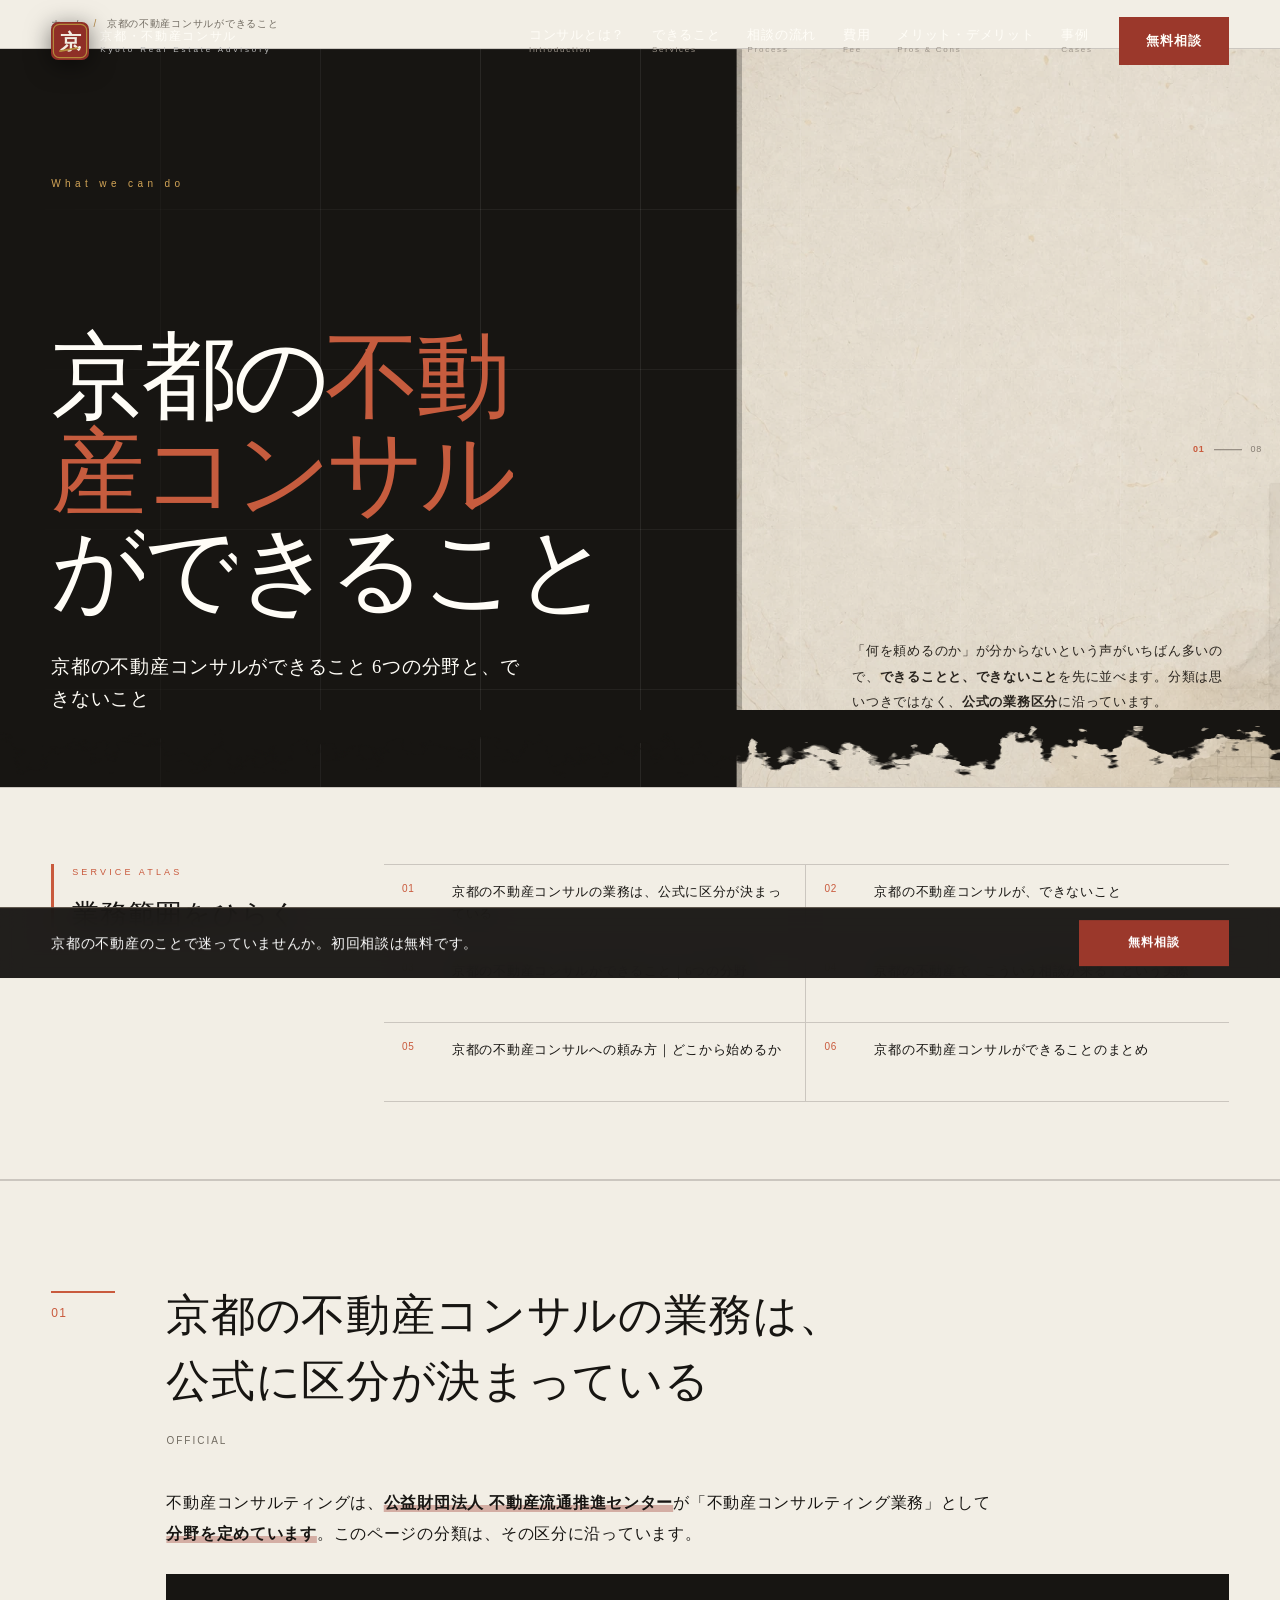
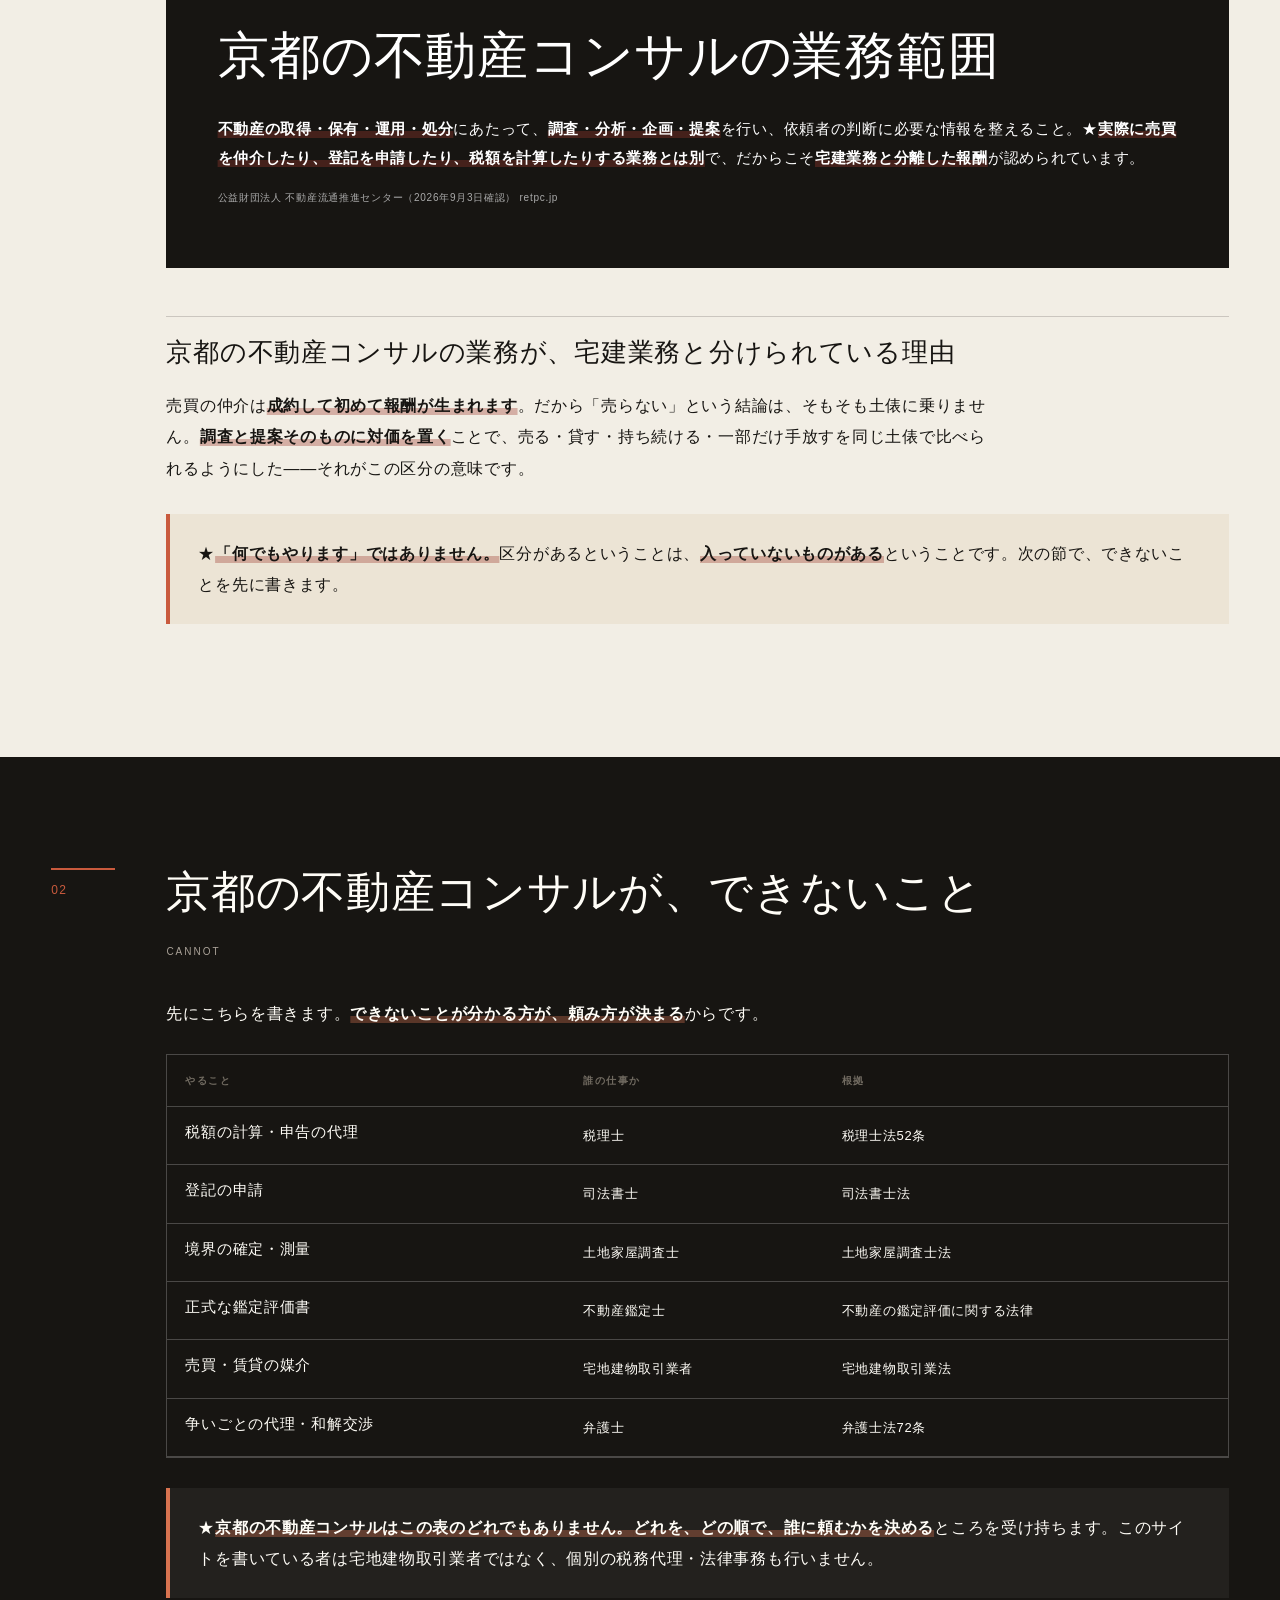
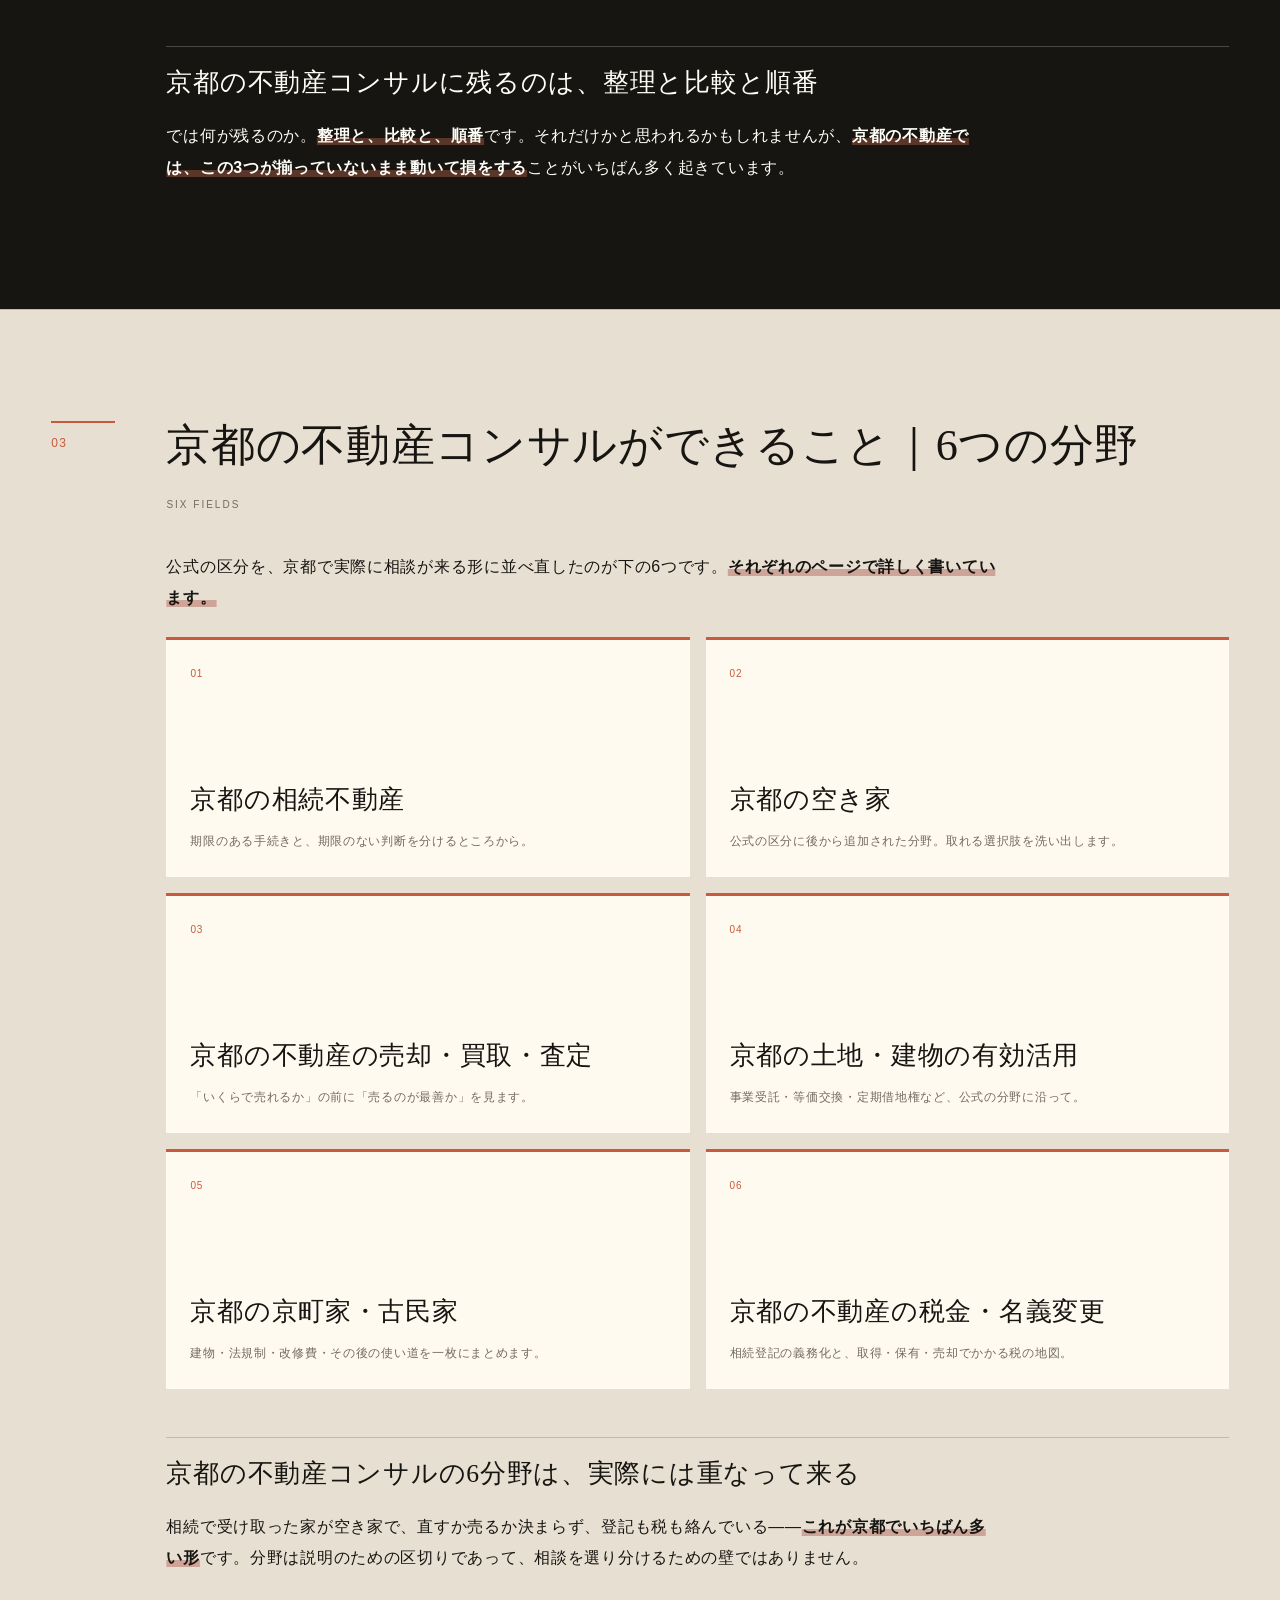
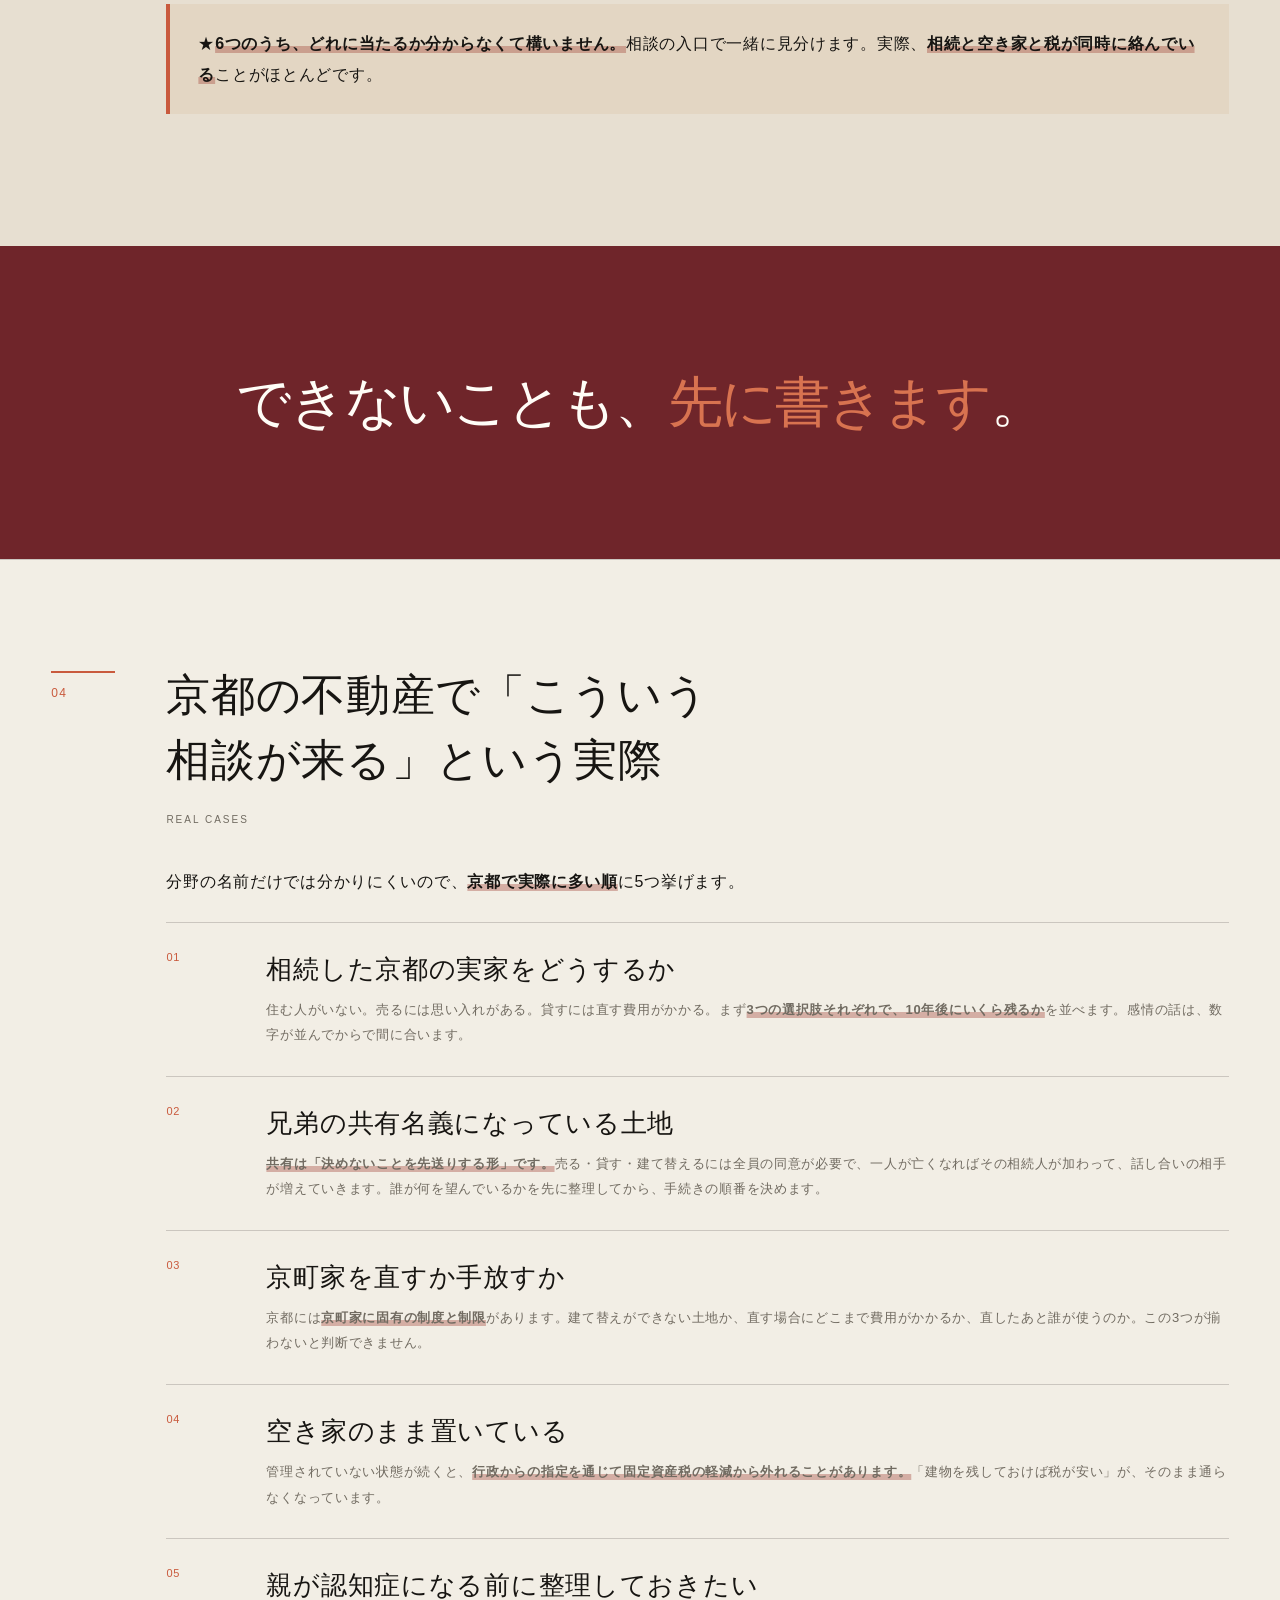
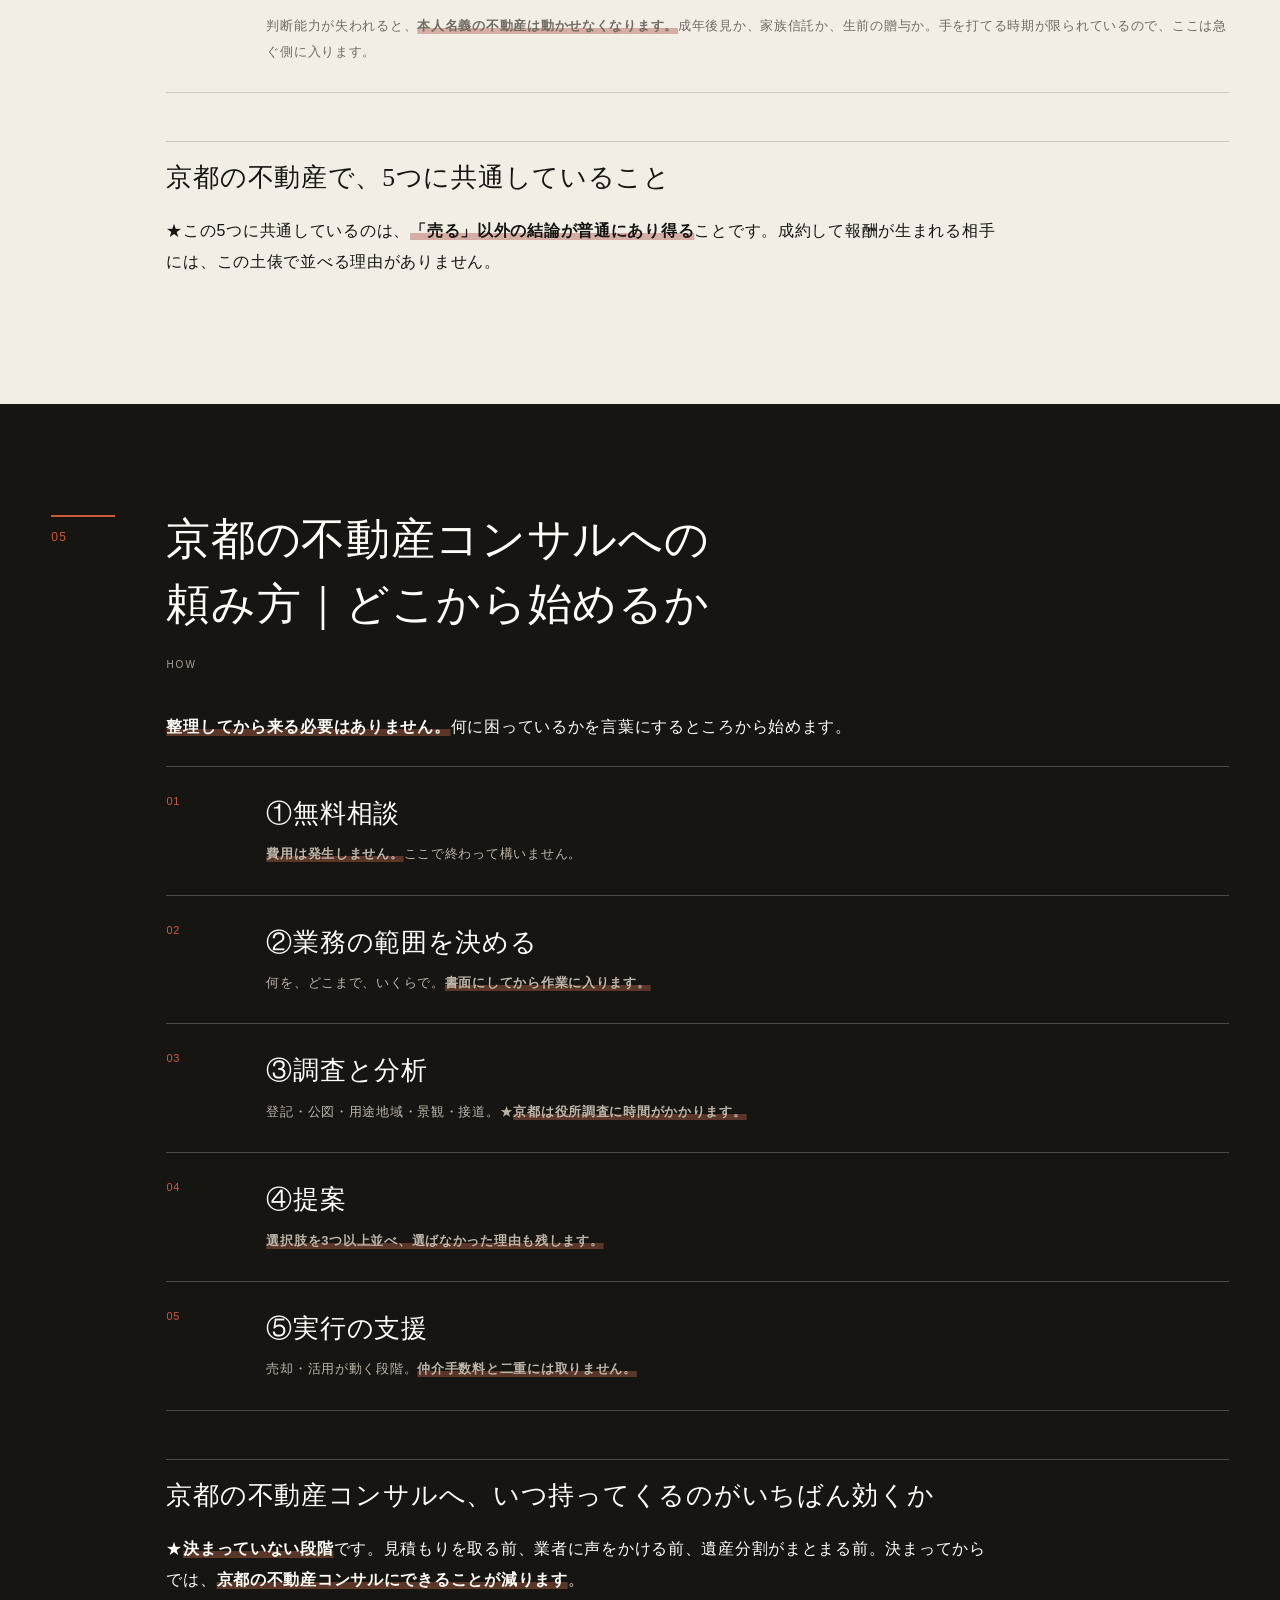
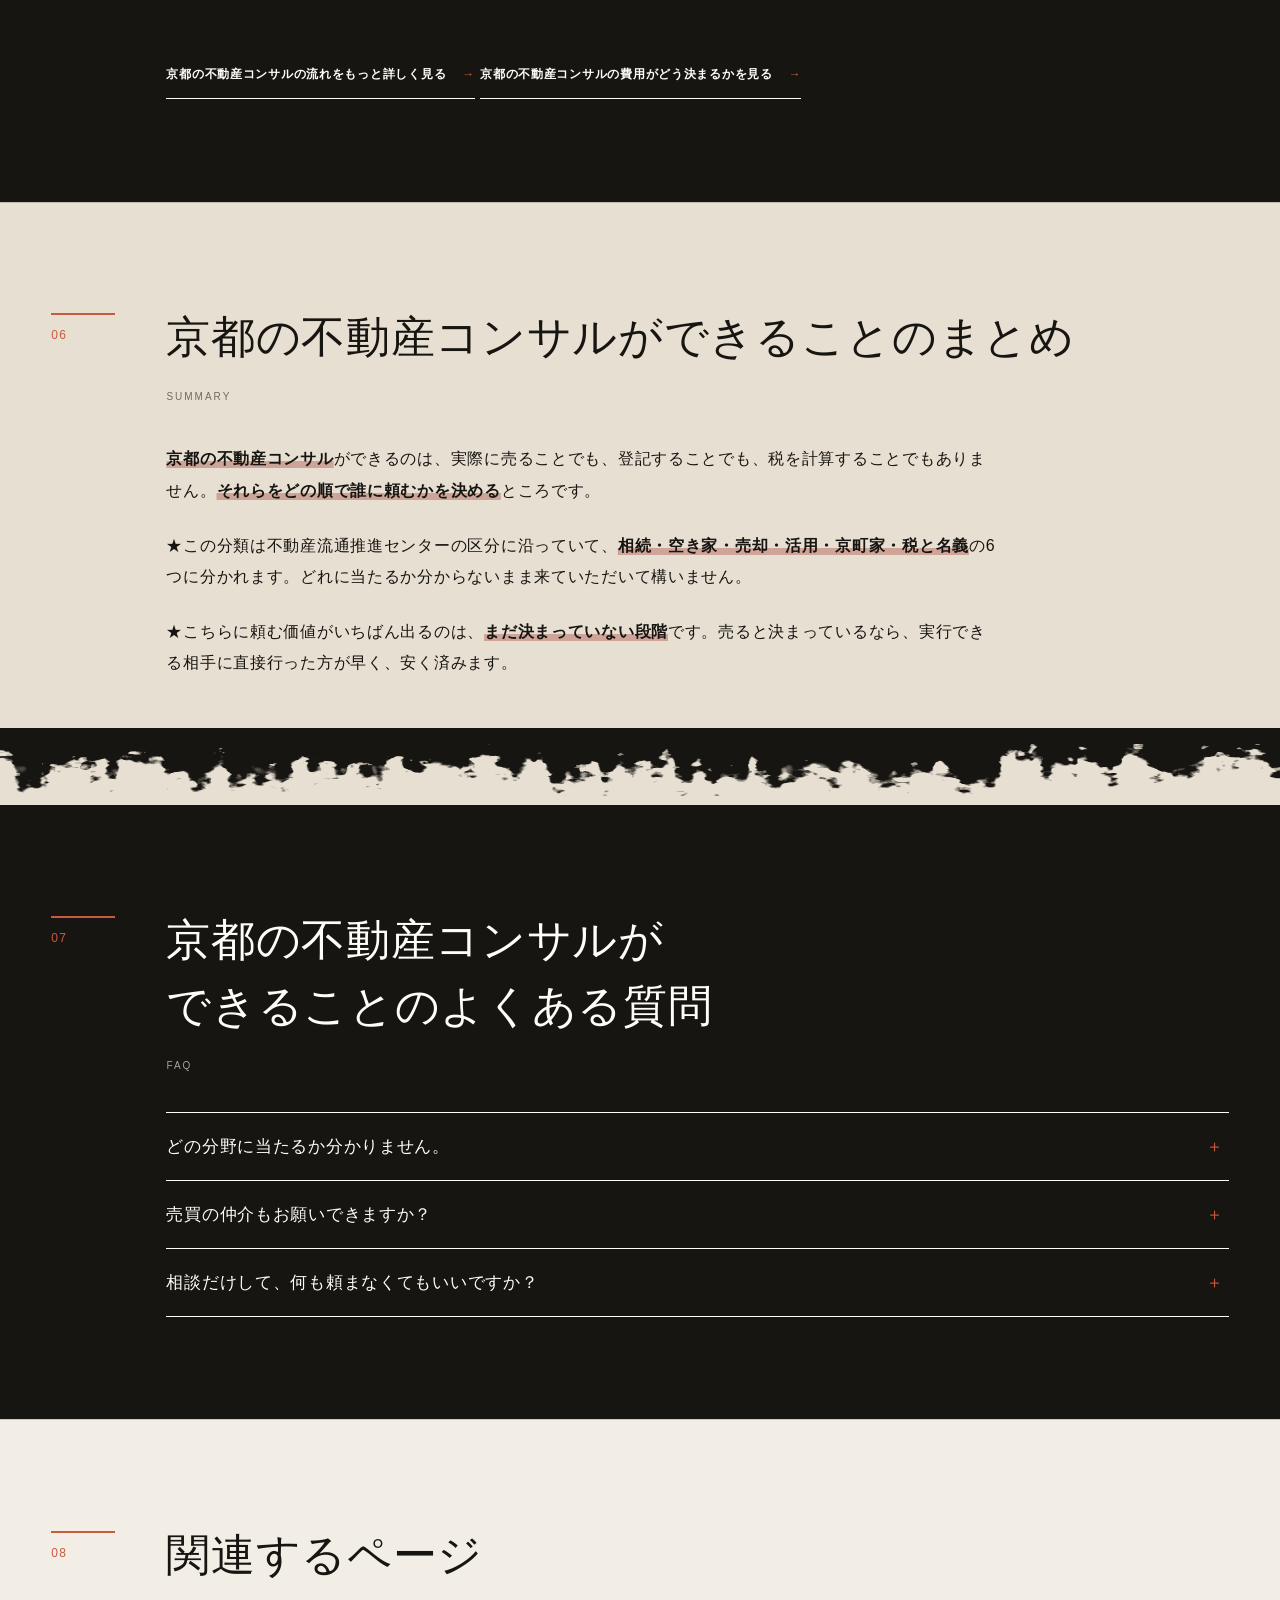
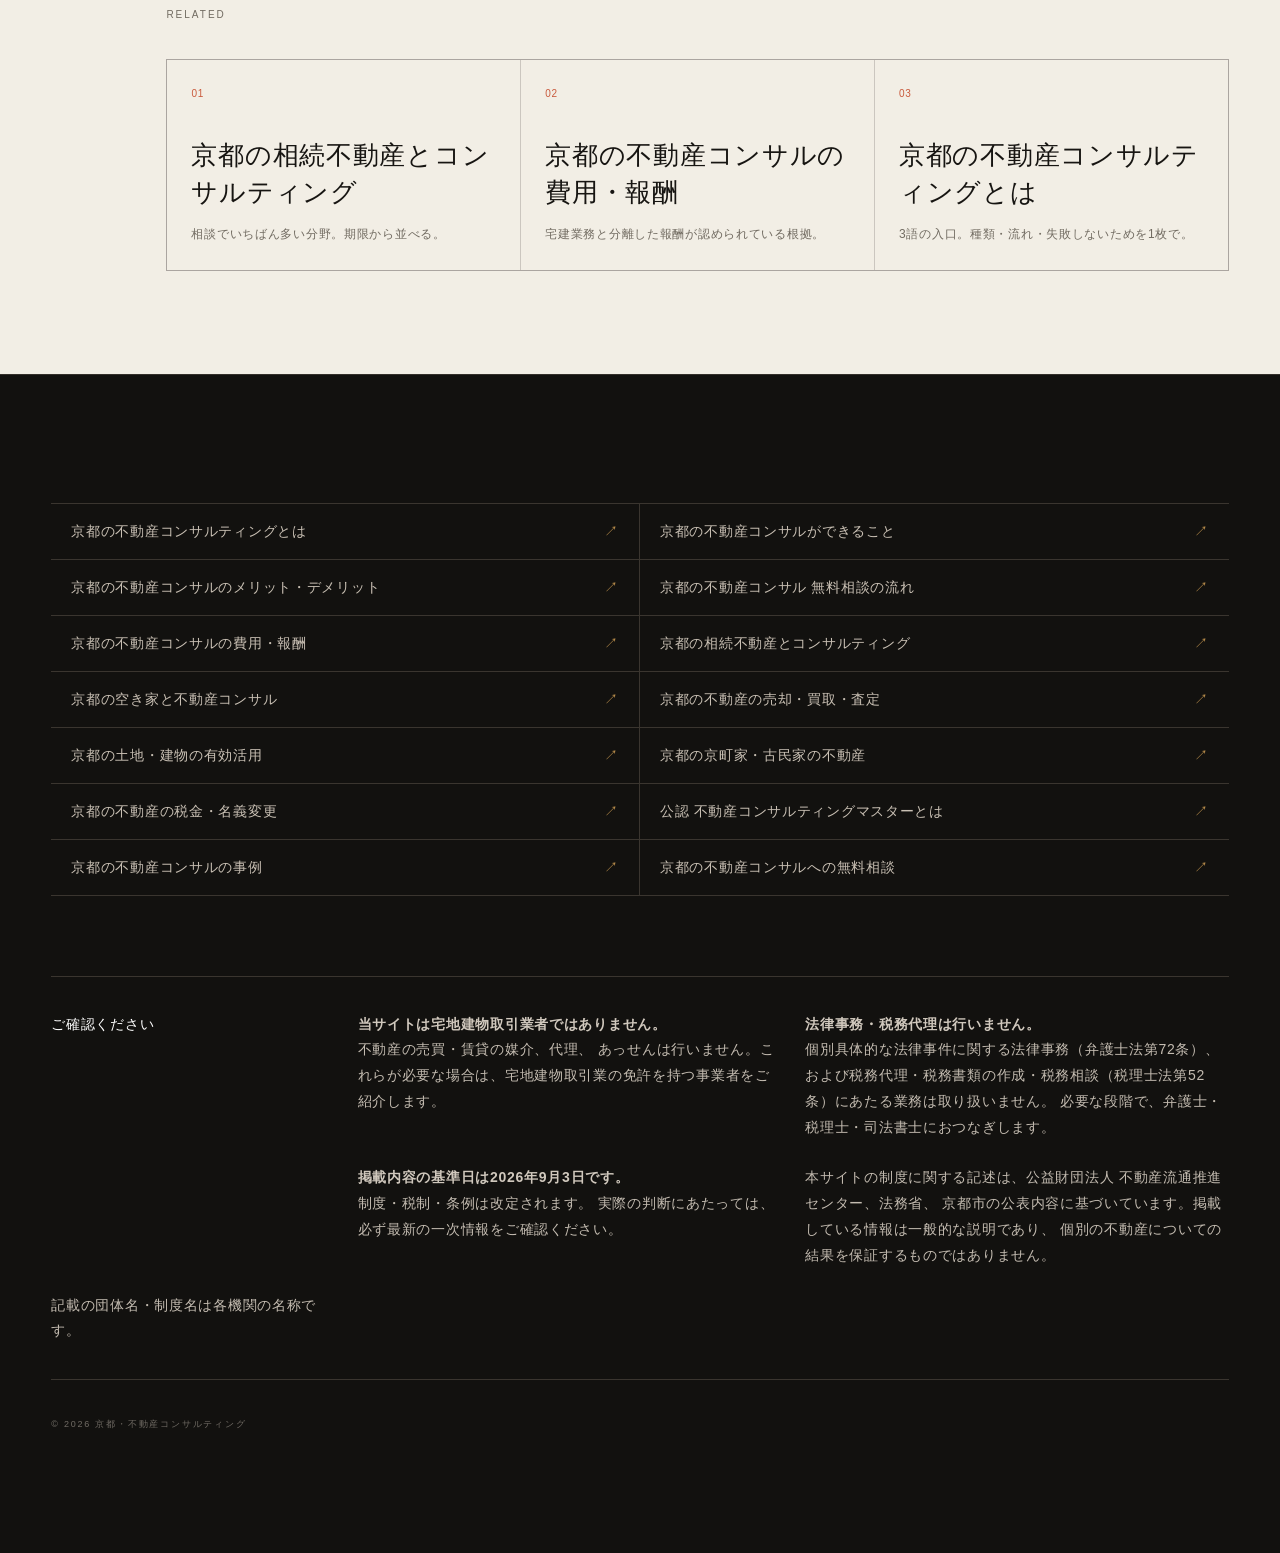
<file: can/index.html>
<!doctype html>
<html lang="ja">
<head>
<meta charset="utf-8">
<meta name="viewport" content="width=device-width, initial-scale=1">
<title>京都の不動産コンサルができること 6つの分野と、できないこと</title>
<meta name="description" content="京都の不動産コンサルができることを、不動産流通推進センターが定める業務区分に沿って6つに分けています。相続・空き家・売却と査定・土地の活用・京町家・税と名義変更。あわせて、税務代理や登記の申請など資格が要る仕事はできないことも先に書きました。売る以外の結論が普通にあり得る、という前提で並べた入口のページです。">
<link rel="canonical" href="https://akatsuki-5648.github.io/kyoto-fudosan-consult/can/">
<meta name="robots" content="noindex,nofollow"><!-- ★未公開。公開時に外す -->
<meta property="og:type" content="article">
<meta property="og:title" content="京都の不動産コンサルができること 6つの分野と、できないこと">
<meta property="og:description" content="京都の不動産コンサルができることを、不動産流通推進センターが定める業務区分に沿って6つに分けています。相続・空き家・売却と査定・土地の活用・京町家・税と名義変更。あわせて、税務代理や登記の申請など資格が要る仕事はできないことも先に書きました。売る以外の結論が普通にあり得る、という前提で並べた入口のページです。">
<meta property="og:url" content="https://akatsuki-5648.github.io/kyoto-fudosan-consult/can/">
<meta property="og:site_name" content="京都の不動産コンサルティング">
<meta property="og:image" content="https://akatsuki-5648.github.io/kyoto-fudosan-consult/img/og_can-v2.png">
<meta property="og:image:secure_url" content="https://akatsuki-5648.github.io/kyoto-fudosan-consult/img/og_can-v2.png">
<meta property="og:image:type" content="image/png">
<meta property="og:image:width" content="1200">
<meta property="og:image:height" content="630">
<meta property="og:image:alt" content="京都の不動産コンサルができること 6つの分野と、できないこと｜京都の不動産コンサルティングの案内画像">
<meta property="og:locale" content="ja_JP">
<meta name="twitter:card" content="summary_large_image">
<meta name="twitter:title" content="京都の不動産コンサルができること 6つの分野と、できないこと">
<meta name="twitter:description" content="京都の不動産コンサルができることを、不動産流通推進センターが定める業務区分に沿って6つに分けています。相続・空き家・売却と査定・土地の活用・京町家・税と名義変更。あわせて、税務代理や登記の申請など資格が要る仕事はできないことも先に書きました。売る以外の結論が普通にあり得る、という前提で並べた入口のページです。">
<meta name="twitter:image" content="https://akatsuki-5648.github.io/kyoto-fudosan-consult/img/og_can-v2.png">
<meta name="twitter:image:alt" content="京都の不動産コンサルができること 6つの分野と、できないこと｜京都の不動産コンサルティングの案内画像">
<meta name="format-detection" content="telephone=no">
<meta name="application-name" content="京都・不動産コンサルティング">
<meta name="apple-mobile-web-app-title" content="京都不動産">
<meta name="theme-color" content="#14110e">
<meta name="msapplication-TileColor" content="#8f2f27">
<meta name="msapplication-config" content="../browserconfig.xml">
<link rel="icon" href="../favicon.ico" sizes="any">
<link rel="icon" href="../icons/favicon.svg" type="image/svg+xml">
<link rel="icon" href="../icons/favicon-32x32.png" type="image/png" sizes="32x32">
<link rel="icon" href="../icons/favicon-16x16.png" type="image/png" sizes="16x16">
<link rel="apple-touch-icon" href="../icons/apple-touch-icon.png" sizes="180x180">
<link rel="mask-icon" href="../icons/safari-pinned-tab.svg" color="#8f2f27">
<link rel="manifest" href="../site.webmanifest">
<link rel="preload" as="image" href="../img/kyoto-consult-hero-v1.webp" fetchpriority="high">
<link rel="stylesheet" href="../css/base.css?v=a2ab643b3f">
<link rel="stylesheet" href="../css/layouts.css?v=2575b79964">
<link rel="stylesheet" href="../css/pages.css?v=bf270d7a61">
<link rel="stylesheet" href="../css/polish.css?v=f5eed3057f">
<script type="application/ld+json">{"@context":"https://schema.org","@graph":[{"@type":"WebSite","@id":"https://akatsuki-5648.github.io/kyoto-fudosan-consult/#website","url":"https://akatsuki-5648.github.io/kyoto-fudosan-consult/","name":"京都の不動産コンサルティング","inLanguage":"ja","thumbnailUrl":"https://akatsuki-5648.github.io/kyoto-fudosan-consult/img/og_top-v2.png"},{"@type":"ProfessionalService","@id":"https://akatsuki-5648.github.io/kyoto-fudosan-consult/#biz","name":"京都の不動産コンサルティング","url":"https://akatsuki-5648.github.io/kyoto-fudosan-consult/","logo":"https://akatsuki-5648.github.io/kyoto-fudosan-consult/icons/icon-512.png","image":"https://akatsuki-5648.github.io/kyoto-fudosan-consult/img/og_top-v2.png","areaServed":{"@type":"AdministrativeArea","name":"京都府"},"knowsAbout":["不動産コンサルティング","相続","空き家","京町家","不動産の売却","土地活用","不動産の税金"],"description":"京都の不動産について、売る・貸す・活かす・遺すの前に、利害のない立場で選択肢を整理する不動産コンサルティング。"},{"@type":"BreadcrumbList","@id":"https://akatsuki-5648.github.io/kyoto-fudosan-consult/can/#crumb","itemListElement":[{"@type":"ListItem","position":1,"name":"ホーム","item":"https://akatsuki-5648.github.io/kyoto-fudosan-consult/"},{"@type":"ListItem","position":2,"name":"京都の不動産コンサルができること","item":"https://akatsuki-5648.github.io/kyoto-fudosan-consult/can/"}]},{"@type":"Article","@id":"https://akatsuki-5648.github.io/kyoto-fudosan-consult/can/#page","url":"https://akatsuki-5648.github.io/kyoto-fudosan-consult/can/","headline":"京都の不動産コンサルができること 6つの分野と、できないこと","description":"京都の不動産コンサルができることを、不動産流通推進センターが定める業務区分に沿って6つに分けています。相続・空き家・売却と査定・土地の活用・京町家・税と名義変更。あわせて、税務代理や登記の申請など資格が要る仕事はできないことも先に書きました。売る以外の結論が普通にあり得る、という前提で並べた入口のページです。","inLanguage":"ja","image":"https://akatsuki-5648.github.io/kyoto-fudosan-consult/img/og_can-v2.png","isPartOf":{"@id":"https://akatsuki-5648.github.io/kyoto-fudosan-consult/#website"},"breadcrumb":{"@id":"https://akatsuki-5648.github.io/kyoto-fudosan-consult/can/#crumb"},"about":{"@id":"https://akatsuki-5648.github.io/kyoto-fudosan-consult/#biz"}}]}</script>

</head>
<body class="kfc-page kfc-page--can" data-page="can">
<a class="kfc-skip" href="#kfc-main">本文へ移動</a>
<div class="kfc-progress" aria-hidden="true"><i id="kfc-progress-bar"></i></div>
<div class="kfc-pre" id="kfc-pre" aria-hidden="true">
  <div class="kfc-pre__in">
    <p class="kfc-pre__t">京都 <i>&times;</i> 不動産 <i>&times;</i> コンサルティング</p>
    <p class="kfc-pre__s">KYOTO REAL ESTATE CONSULTING</p>
  </div>
  <p class="kfc-pre__n"><b id="kfc-pre-n">0</b>%</p>
  <div class="kfc-pre__bar"><i id="kfc-pre-bar"></i></div>
</div>
<header class="kfc-gnav" id="kfc-gnav">
  <div class="kfc-wrap kfc-gnav__in">
    <a class="kfc-gnav__brand" href="../"><img src="../icons/favicon.svg" alt="" width="36" height="36"><span class="kfc-gnav__brand-copy"><b>京都・不動産コンサル</b><span>Kyoto Real Estate Advisory</span></span></a>
    <button class="kfc-burger" id="kfc-burger" aria-label="メニュー" aria-expanded="false"><span></span><span></span><span></span></button>
    <nav class="kfc-gnav__menu" aria-label="主要ナビゲーション">
    <ul class="kfc-gnav__list" id="kfc-gnav-list">
      <li><a class="kfc-gnav__a" href="../">コンサルとは？<small>Introduction</small></a></li>
      <li><a class="kfc-gnav__a" href="../can/">できること<small>Services</small></a>
        <ul class="kfc-gnav__child">
          <li><a href="../souzoku/">京都の相続不動産</a></li>
          <li><a href="../akiya/">京都の空き家</a></li>
          <li><a href="../baikyaku/">京都の不動産の売却・買取</a></li>
          <li><a href="../katsuyou/">京都の土地・建物の活用</a></li>
          <li><a href="../machiya/">京都の京町家・古民家</a></li>
          <li><a href="../tax/">京都の不動産の税金・名義変更</a></li>
        </ul></li>
      <li><a class="kfc-gnav__a" href="../flow/">相談の流れ<small>Process</small></a></li>
      <li><a class="kfc-gnav__a" href="../fee/">費用<small>Fee</small></a></li>
      <li><a class="kfc-gnav__a" href="../merit/">メリット・デメリット<small>Pros & Cons</small></a></li>
      <li><a class="kfc-gnav__a" href="../case/">事例<small>Cases</small></a></li>
      <li class="kfc-gnav__mobile-cta"><a href="../contact/">初回無料相談<small>CONTACT</small></a></li>
    </ul>
    </nav>
    <a class="kfc-gnav__cta" href="../contact/">無料相談</a>
  </div>
</header>
<main id="kfc-main">
<nav class="kfc-crumb" aria-label="パンくず">
  <div class="kfc-wrap">
  <ol>
    <li><a href="/">ホーム</a></li>
    <li aria-current="page">京都の不動産コンサルができること</li>
  </ol>
  </div>
</nav>

<section class="kfc-phero">
  <div class="kfc-phero__bg"></div>
  <div class="kfc-phero__plan" aria-hidden="true"></div>
  <div class="kfc-wrap">
    <p class="kfc-hero__eyebrow">What we can do</p>
    <p class="kfc-phero__name"><span class="kfc-phero__line">京都の<i>不動産コンサル</i></span><br><span class="kfc-phero__line">ができること</span></p>
    <h1 class="kfc-phero__h">京都の不動産コンサルができること 6つの分野と、できないこと</h1>
    <p class="kfc-phero__d">「何を頼めるのか」が分からないという声がいちばん多いので、<b>できることと、できないこと</b>を先に並べます。分類は思いつきではなく、<b>公式の業務区分</b>に沿っています。</p>
  </div>
</section>
<div class="kfc-cut kfc-cut--sumi kfc-cut--ink" aria-hidden="true"></div>

<nav class="kfc-chapters kfc-chapters--atlas" aria-label="このページの章">
  <div class="kfc-wrap kfc-chapters__in">
    <div class="kfc-chapters__head">
      <p class="kfc-chapters__label">SERVICE ATLAS</p>
      <p class="kfc-chapters__purpose">業務範囲をひらく</p>
    </div>
    <ol class="kfc-chapters__list">
      <li><a href="#official"><b>01</b><span>京都の不動産コンサルの業務は、公式に区分が決まっている</span></a></li>
      <li><a href="#cannot"><b>02</b><span>京都の不動産コンサルが、できないこと</span></a></li>
      <li><a href="#fields"><b>03</b><span>京都の不動産コンサルができること｜6つの分野</span></a></li>
      <li><a href="#realcases"><b>04</b><span>京都の不動産で「こういう相談が来る」という実際</span></a></li>
      <li><a href="#howto"><b>05</b><span>京都の不動産コンサルへの頼み方｜どこから始めるか</span></a></li>
      <li><a href="#summary"><b>06</b><span>京都の不動産コンサルができることのまとめ</span></a></li>
    </ol>
  </div>
</nav>
<div class="kfc-layout kfc-layout--atlas" data-layout="atlas">

<section class="kfc-sec " id="official" data-section-key="official" data-kfc-section>
  <div class="kfc-wrap">
    <p class="kfc-sec__no">01</p>
    <h2 class="kfc-sec__h">京都の不動産コンサルの業務は、公式に区分が決まっている</h2>
    <p class="kfc-sec__en">Official</p>
    <div class="kfc-read">
      <p>不動産コンサルティングは、<b>公益財団法人 不動産流通推進センター</b>が「不動産コンサルティング業務」として<b>分野を定めています</b>。このページの分類は、その区分に沿っています。</p>
    <div class="kfc-def">
      <p class="kfc-def__w">京都の不動産コンサルの業務範囲</p>
      <p class="kfc-def__b"><b>不動産の取得・保有・運用・処分</b>にあたって、<b>調査・分析・企画・提案</b>を行い、依頼者の判断に必要な情報を整えること。★<b>実際に売買を仲介したり、登記を申請したり、税額を計算したりする業務とは別</b>で、だからこそ<b>宅建業務と分離した報酬</b>が認められています。</p><p class="kfc-def__s">公益財団法人 不動産流通推進センター（2026年9月3日確認） <a href="https://www.retpc.jp/" target="_blank" rel="noopener">retpc.jp</a></p>
    </div>
      <h3 class="kfc-sub">京都の不動産コンサルの業務が、宅建業務と分けられている理由</h3>
      <p>売買の仲介は<b>成約して初めて報酬が生まれます</b>。だから「売らない」という結論は、そもそも土俵に乗りません。<b>調査と提案そのものに対価を置く</b>ことで、売る・貸す・持ち続ける・一部だけ手放すを同じ土俵で比べられるようにした——それがこの区分の意味です。</p>
    <aside class="kfc-note "><p>★<b>「何でもやります」ではありません。</b>区分があるということは、<b>入っていないものがある</b>ということです。次の節で、できないことを先に書きます。</p></aside>
    </div>
  </div>
</section>

<section class="kfc-sec kfc-sec--dark" id="cannot" data-section-key="cannot" data-kfc-section>
  <div class="kfc-wrap">
    <p class="kfc-sec__no">02</p>
    <h2 class="kfc-sec__h">京都の不動産コンサルが、できないこと</h2>
    <p class="kfc-sec__en">Cannot</p>
    <div class="kfc-read">
      <p>先にこちらを書きます。<b>できないことが分かる方が、頼み方が決まる</b>からです。</p>
      <div class="kfc-table">
        <table>
          <thead><tr><th>やること</th><th>誰の仕事か</th><th>根拠</th></tr></thead>
          <tbody>
            <tr><th>税額の計算・申告の代理</th><td>税理士</td><td>税理士法52条</td></tr>
            <tr><th>登記の申請</th><td>司法書士</td><td>司法書士法</td></tr>
            <tr><th>境界の確定・測量</th><td>土地家屋調査士</td><td>土地家屋調査士法</td></tr>
            <tr><th>正式な鑑定評価書</th><td>不動産鑑定士</td><td>不動産の鑑定評価に関する法律</td></tr>
            <tr><th>売買・賃貸の媒介</th><td>宅地建物取引業者</td><td>宅地建物取引業法</td></tr>
            <tr><th>争いごとの代理・和解交渉</th><td>弁護士</td><td>弁護士法72条</td></tr>
          </tbody>
        </table>
      </div>
      <div class="kfc-warn"><p>★<b>京都の不動産コンサルはこの表のどれでもありません。</b><b>どれを、どの順で、誰に頼むかを決める</b>ところを受け持ちます。このサイトを書いている者は宅地建物取引業者ではなく、個別の税務代理・法律事務も行いません。</p></div>
      <h3 class="kfc-sub">京都の不動産コンサルに残るのは、整理と比較と順番</h3>
      <p>では何が残るのか。<b>整理と、比較と、順番</b>です。それだけかと思われるかもしれませんが、<b>京都の不動産では、この3つが揃っていないまま動いて損をする</b>ことがいちばん多く起きています。</p>
    </div>
  </div>
</section>

<section class="kfc-sec kfc-sec--tint" id="fields" data-section-key="fields" data-kfc-section>
  <div class="kfc-wrap">
    <p class="kfc-sec__no">03</p>
    <h2 class="kfc-sec__h">京都の不動産コンサルができること｜6つの分野</h2>
    <p class="kfc-sec__en">Six fields</p>
    <div class="kfc-read">
      <p>公式の区分を、京都で実際に相談が来る形に並べ直したのが下の6つです。<b>それぞれのページで詳しく書いています。</b></p>
    <div class="kfc-cards">
      <a class="kfc-card" href="../souzoku/" data-reveal><p class="kfc-card__n">01</p><p class="kfc-card__t">京都の相続不動産</p><p class="kfc-card__d">期限のある手続きと、期限のない判断を分けるところから。</p></a>
      <a class="kfc-card" href="../akiya/" data-reveal data-delay="1"><p class="kfc-card__n">02</p><p class="kfc-card__t">京都の空き家</p><p class="kfc-card__d">公式の区分に後から追加された分野。取れる選択肢を洗い出します。</p></a>
      <a class="kfc-card" href="../baikyaku/" data-reveal data-delay="2"><p class="kfc-card__n">03</p><p class="kfc-card__t">京都の不動産の売却・買取・査定</p><p class="kfc-card__d">「いくらで売れるか」の前に「売るのが最善か」を見ます。</p></a>
      <a class="kfc-card" href="../katsuyou/" data-reveal><p class="kfc-card__n">04</p><p class="kfc-card__t">京都の土地・建物の有効活用</p><p class="kfc-card__d">事業受託・等価交換・定期借地権など、公式の分野に沿って。</p></a>
      <a class="kfc-card" href="../machiya/" data-reveal data-delay="1"><p class="kfc-card__n">05</p><p class="kfc-card__t">京都の京町家・古民家</p><p class="kfc-card__d">建物・法規制・改修費・その後の使い道を一枚にまとめます。</p></a>
      <a class="kfc-card" href="../tax/" data-reveal data-delay="2"><p class="kfc-card__n">06</p><p class="kfc-card__t">京都の不動産の税金・名義変更</p><p class="kfc-card__d">相続登記の義務化と、取得・保有・売却でかかる税の地図。</p></a>
    </div>
      <h3 class="kfc-sub">京都の不動産コンサルの6分野は、実際には重なって来る</h3>
      <p>相続で受け取った家が空き家で、直すか売るか決まらず、登記も税も絡んでいる——<b>これが京都でいちばん多い形</b>です。分野は説明のための区切りであって、相談を選り分けるための壁ではありません。</p>
    <aside class="kfc-note "><p>★<b>6つのうち、どれに当たるか分からなくて構いません。</b>相談の入口で一緒に見分けます。実際、<b>相続と空き家と税が同時に絡んでいる</b>ことがほとんどです。</p></aside>
    </div>
  </div>
</section>

<section class="kfc-lead kfc-lead--wine">
  <div class="kfc-wrap">
        <p class="kfc-lead__t">できないことも、<em>先に書きます</em>。</p>
  </div>
</section>

<section class="kfc-sec " id="realcases" data-section-key="realcases" data-kfc-section>
  <div class="kfc-wrap">
    <p class="kfc-sec__no">04</p>
    <h2 class="kfc-sec__h">京都の不動産で「こういう相談が来る」という実際</h2>
    <p class="kfc-sec__en">Real cases</p>
    <div class="kfc-read">
      <p>分野の名前だけでは分かりにくいので、<b>京都で実際に多い順</b>に5つ挙げます。</p>
    <ol class="kfc-step">
      <li class="kfc-step__i"><p class="kfc-step__n">01</p><div><p class="kfc-step__t">相続した京都の実家をどうするか</p><p class="kfc-step__d">住む人がいない。売るには思い入れがある。貸すには直す費用がかかる。まず<b>3つの選択肢それぞれで、10年後にいくら残るか</b>を並べます。感情の話は、数字が並んでからで間に合います。</p></div></li>
      <li class="kfc-step__i"><p class="kfc-step__n">02</p><div><p class="kfc-step__t">兄弟の共有名義になっている土地</p><p class="kfc-step__d"><b>共有は「決めないことを先送りする形」です。</b>売る・貸す・建て替えるには全員の同意が必要で、一人が亡くなればその相続人が加わって、話し合いの相手が増えていきます。誰が何を望んでいるかを先に整理してから、手続きの順番を決めます。</p></div></li>
      <li class="kfc-step__i"><p class="kfc-step__n">03</p><div><p class="kfc-step__t">京町家を直すか手放すか</p><p class="kfc-step__d">京都には<b>京町家に固有の制度と制限</b>があります。建て替えができない土地か、直す場合にどこまで費用がかかるか、直したあと誰が使うのか。この3つが揃わないと判断できません。</p></div></li>
      <li class="kfc-step__i"><p class="kfc-step__n">04</p><div><p class="kfc-step__t">空き家のまま置いている</p><p class="kfc-step__d">管理されていない状態が続くと、<b>行政からの指定を通じて固定資産税の軽減から外れることがあります。</b>「建物を残しておけば税が安い」が、そのまま通らなくなっています。</p></div></li>
      <li class="kfc-step__i"><p class="kfc-step__n">05</p><div><p class="kfc-step__t">親が認知症になる前に整理しておきたい</p><p class="kfc-step__d">判断能力が失われると、<b>本人名義の不動産は動かせなくなります。</b>成年後見か、家族信託か、生前の贈与か。手を打てる時期が限られているので、ここは急ぐ側に入ります。</p></div></li>
    </ol>
      <h3 class="kfc-sub">京都の不動産で、5つに共通していること</h3>
      <p>★この5つに共通しているのは、<b>「売る」以外の結論が普通にあり得る</b>ことです。成約して報酬が生まれる相手には、この土俵で並べる理由がありません。</p>
    </div>
  </div>
</section>

<section class="kfc-sec kfc-sec--dark" id="howto" data-section-key="howto" data-kfc-section>
  <div class="kfc-wrap">
    <p class="kfc-sec__no">05</p>
    <h2 class="kfc-sec__h">京都の不動産コンサルへの頼み方｜どこから始めるか</h2>
    <p class="kfc-sec__en">How</p>
    <div class="kfc-read">
      <p><b>整理してから来る必要はありません。</b>何に困っているかを言葉にするところから始めます。</p>
    <ol class="kfc-step">
      <li class="kfc-step__i"><p class="kfc-step__n">01</p><div><p class="kfc-step__t">①無料相談</p><p class="kfc-step__d"><b>費用は発生しません。</b>ここで終わって構いません。</p></div></li>
      <li class="kfc-step__i"><p class="kfc-step__n">02</p><div><p class="kfc-step__t">②業務の範囲を決める</p><p class="kfc-step__d">何を、どこまで、いくらで。<b>書面にしてから作業に入ります。</b></p></div></li>
      <li class="kfc-step__i"><p class="kfc-step__n">03</p><div><p class="kfc-step__t">③調査と分析</p><p class="kfc-step__d">登記・公図・用途地域・景観・接道。★<b>京都は役所調査に時間がかかります。</b></p></div></li>
      <li class="kfc-step__i"><p class="kfc-step__n">04</p><div><p class="kfc-step__t">④提案</p><p class="kfc-step__d"><b>選択肢を3つ以上並べ、選ばなかった理由も残します。</b></p></div></li>
      <li class="kfc-step__i"><p class="kfc-step__n">05</p><div><p class="kfc-step__t">⑤実行の支援</p><p class="kfc-step__d">売却・活用が動く段階。<b>仲介手数料と二重には取りません。</b></p></div></li>
    </ol>
      <h3 class="kfc-sub">京都の不動産コンサルへ、いつ持ってくるのがいちばん効くか</h3>
      <p>★<b>決まっていない段階</b>です。見積もりを取る前、業者に声をかける前、遺産分割がまとまる前。決まってからでは、<b>京都の不動産コンサルにできることが減ります</b>。</p>
    <a class="kfc-more" href="../flow/">京都の不動産コンサルの流れをもっと詳しく見る</a>
    <a class="kfc-more" href="../fee/">京都の不動産コンサルの費用がどう決まるかを見る</a>
    </div>
  </div>
</section>

<section class="kfc-sec kfc-sec--tint" id="summary" data-section-key="summary" data-kfc-section>
  <div class="kfc-wrap">
    <p class="kfc-sec__no">06</p>
    <h2 class="kfc-sec__h">京都の不動産コンサルができることのまとめ</h2>
    <p class="kfc-sec__en">Summary</p>
    <div class="kfc-read">
      <p><b>京都の不動産コンサル</b>ができるのは、実際に売ることでも、登記することでも、税を計算することでもありません。<b>それらをどの順で誰に頼むかを決める</b>ところです。</p>
      <p>★この分類は不動産流通推進センターの区分に沿っていて、<b>相続・空き家・売却・活用・京町家・税と名義</b>の6つに分かれます。どれに当たるか分からないまま来ていただいて構いません。</p>
      <p>★こちらに頼む価値がいちばん出るのは、<b>まだ決まっていない段階</b>です。売ると決まっているなら、実行できる相手に直接行った方が早く、安く済みます。</p>
    </div>
  </div>
</section>
<div class="kfc-cut kfc-cut--sumi kfc-cut--ink" aria-hidden="true"></div>

<section class="kfc-sec kfc-sec--dark" id="faq" data-section-key="faq" data-kfc-section>
  <div class="kfc-wrap">
    <p class="kfc-sec__no">07</p>
    <h2 class="kfc-sec__h">京都の不動産コンサルができることのよくある質問</h2>
    <p class="kfc-sec__en">FAQ</p>
    <div class="kfc-read kfc-faq">
      <details><summary>どの分野に当たるか分かりません。</summary><p><b>分からないままで構いません。</b>相談の入口で一緒に見分けます。京都では相続と空き家と税が同時に絡んでいることがほとんどで、最初から1つに決まっている方がむしろ少ないです。</p></details>
      <details><summary>売買の仲介もお願いできますか？</summary><p>このサイトを書いている者は<b>宅地建物取引業者ではありません</b>。売買を実際に動かす段階では、宅地建物取引業者におつなぎします。<b>売るべきかどうかを整理する</b>ところまでが、こちらの仕事です。</p></details>
      <details><summary>相談だけして、何も頼まなくてもいいですか？</summary><p><b>構いません。</b>無料相談の時点で費用は発生しません。整理した内容を持って他社に相談していただいても問題ありません。</p></details>
    </div>
  </div>
</section>
<div class="kfc-cut kfc-cut--washi kfc-cut--ink" aria-hidden="true"></div>

<section class="kfc-sec " id="related" data-section-key="related" data-kfc-section>
  <div class="kfc-wrap">
    <p class="kfc-sec__no">08</p>
    <h2 class="kfc-sec__h">関連するページ</h2>
    <p class="kfc-sec__en">Related</p>
    <div class="kfc-cards">
      <a class="kfc-card" href="../souzoku/" data-reveal><p class="kfc-card__n">01</p><p class="kfc-card__t">京都の相続不動産とコンサルティング</p><p class="kfc-card__d">相談でいちばん多い分野。期限から並べる。</p></a>
      <a class="kfc-card" href="../fee/" data-reveal data-delay="1"><p class="kfc-card__n">02</p><p class="kfc-card__t">京都の不動産コンサルの費用・報酬</p><p class="kfc-card__d">宅建業務と分離した報酬が認められている根拠。</p></a>
      <a class="kfc-card" href="../" data-reveal data-delay="2"><p class="kfc-card__n">03</p><p class="kfc-card__t">京都の不動産コンサルティングとは</p><p class="kfc-card__d">3語の入口。種類・流れ・失敗しないためを1枚で。</p></a>
    </div>
  </div>
</section>
</div><!-- /.kfc-layout -->

</main>
<aside class="kfc-rail" id="kfc-rail" aria-label="ページ内の現在位置">
  <p class="kfc-rail__count" aria-hidden="true"><b id="kfc-rail-current">01</b><i></i><span id="kfc-rail-total">01</span></p>
  <ol class="kfc-rail__list" id="kfc-rail-list"></ol>
</aside>
<footer class="kfc-foot">
  <div class="kfc-wrap">
    <ul class="kfc-fnav">
      <li><a href="../">京都の不動産コンサルティングとは</a></li>
      <li><a href="../can/">京都の不動産コンサルができること</a></li>
      <li><a href="../merit/">京都の不動産コンサルのメリット・デメリット</a></li>
      <li><a href="../flow/">京都の不動産コンサル 無料相談の流れ</a></li>
      <li><a href="../fee/">京都の不動産コンサルの費用・報酬</a></li>
      <li><a href="../souzoku/">京都の相続不動産とコンサルティング</a></li>
      <li><a href="../akiya/">京都の空き家と不動産コンサル</a></li>
      <li><a href="../baikyaku/">京都の不動産の売却・買取・査定</a></li>
      <li><a href="../katsuyou/">京都の土地・建物の有効活用</a></li>
      <li><a href="../machiya/">京都の京町家・古民家の不動産</a></li>
      <li><a href="../tax/">京都の不動産の税金・名義変更</a></li>
      <li><a href="../master/">公認 不動産コンサルティングマスターとは</a></li>
      <li><a href="../case/">京都の不動産コンサルの事例</a></li>
      <li><a href="../contact/">京都の不動産コンサルへの無料相談</a></li>
    </ul>
    <div class="kfc-foot__note">
      <p class="kfc-foot__note-t">ご確認ください</p>
      <p><b>当サイトは宅地建物取引業者ではありません。</b>不動産の売買・賃貸の媒介、代理、
      あっせんは行いません。これらが必要な場合は、宅地建物取引業の免許を持つ事業者をご紹介します。</p>
      <p><b>法律事務・税務代理は行いません。</b>個別具体的な法律事件に関する法律事務（弁護士法第72条）、
      および税務代理・税務書類の作成・税務相談（税理士法第52条）にあたる業務は取り扱いません。
      必要な段階で、弁護士・税理士・司法書士におつなぎします。</p>
      <p><b>掲載内容の基準日は2026年9月3日です。</b>制度・税制・条例は改定されます。
      実際の判断にあたっては、必ず最新の一次情報をご確認ください。</p>
      <p>本サイトの制度に関する記述は、公益財団法人 不動産流通推進センター、法務省、
      京都市の公表内容に基づいています。掲載している情報は一般的な説明であり、
      個別の不動産についての結果を保証するものではありません。</p>
      <p>記載の団体名・制度名は各機関の名称です。</p>
    </div>
    <div class="kfc-foot__meta">
      <p>&copy; 2026 京都・不動産コンサルティング</p>
    </div>
  </div>
</footer>

<div class="kfc-stick" id="kfc-stick">
  <div class="kfc-wrap kfc-stick__in">
    <p class="kfc-stick__t">京都の不動産のことで迷っていませんか。初回相談は無料です。</p>
    <a class="kfc-stick__b" href="../contact/">無料相談</a>
  </div>
</div>

<script src="../js/app.js" defer></script>
</body>
</html>
</file>
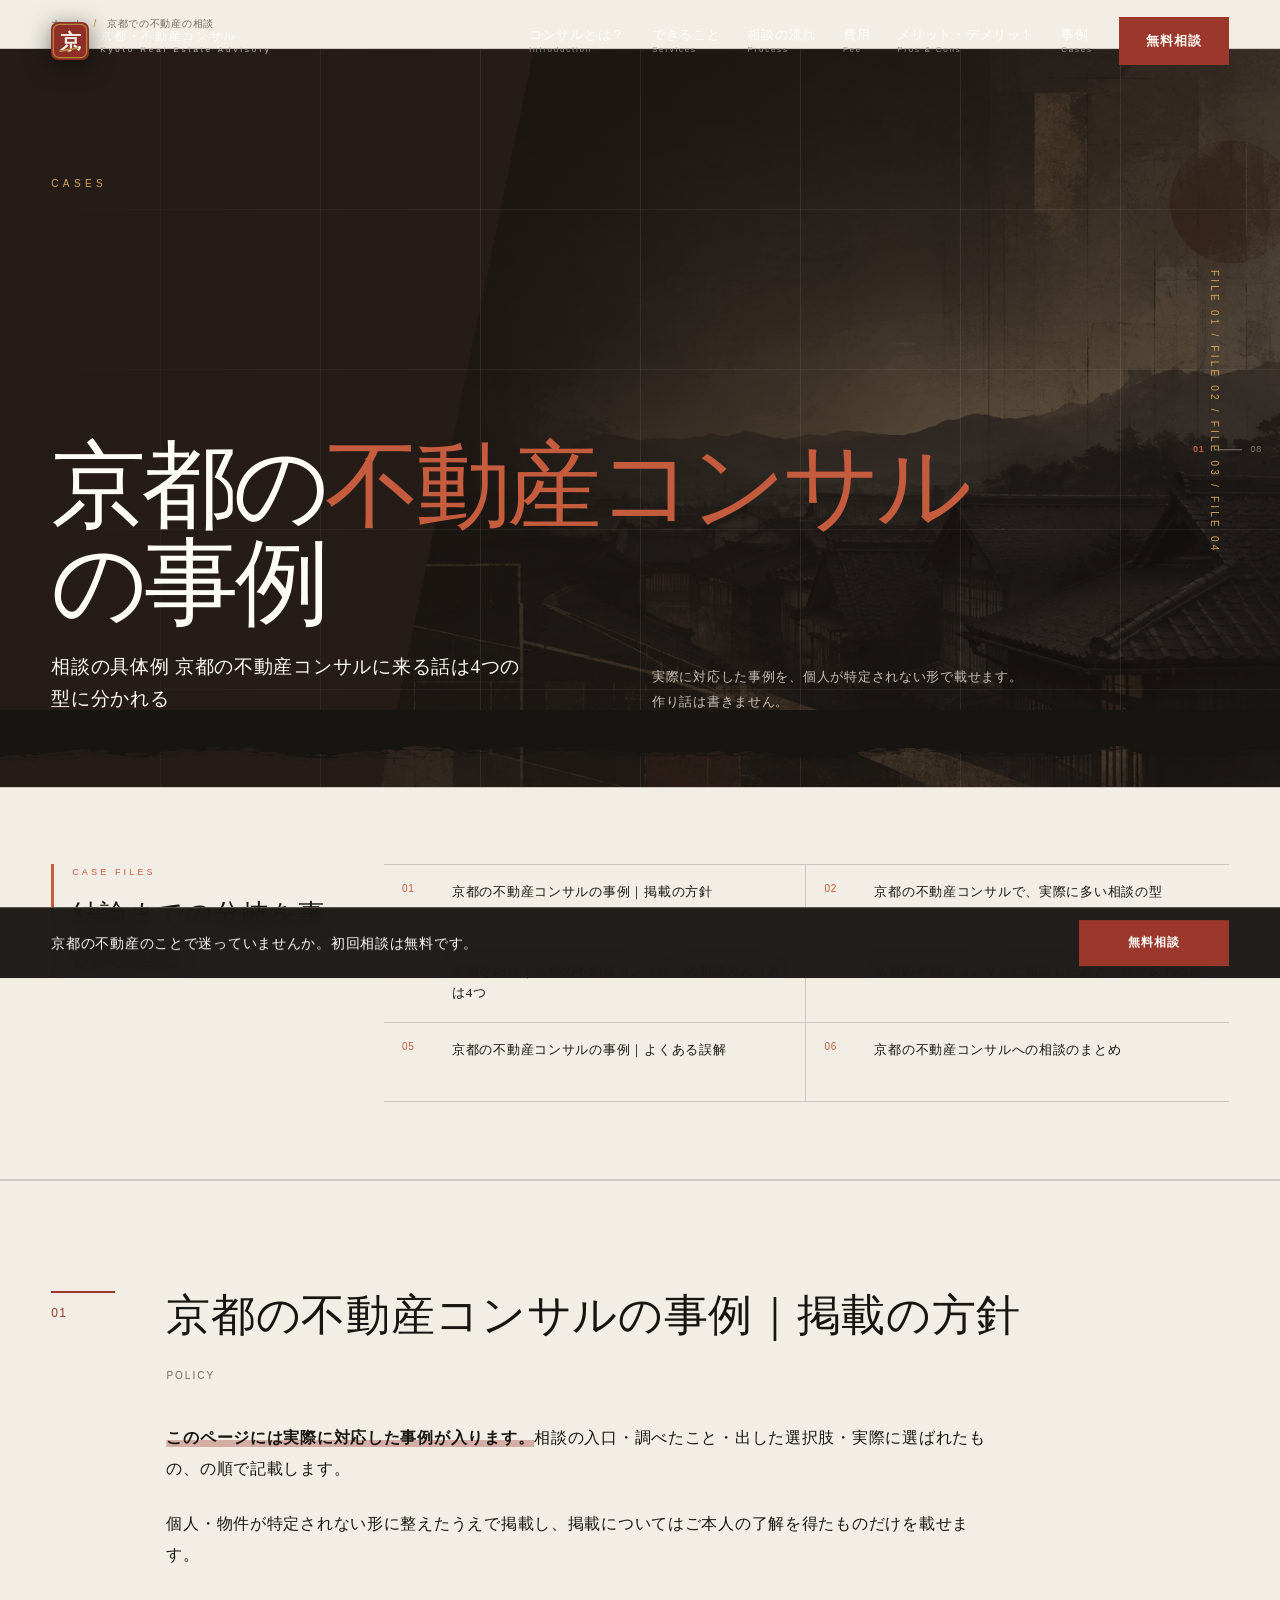
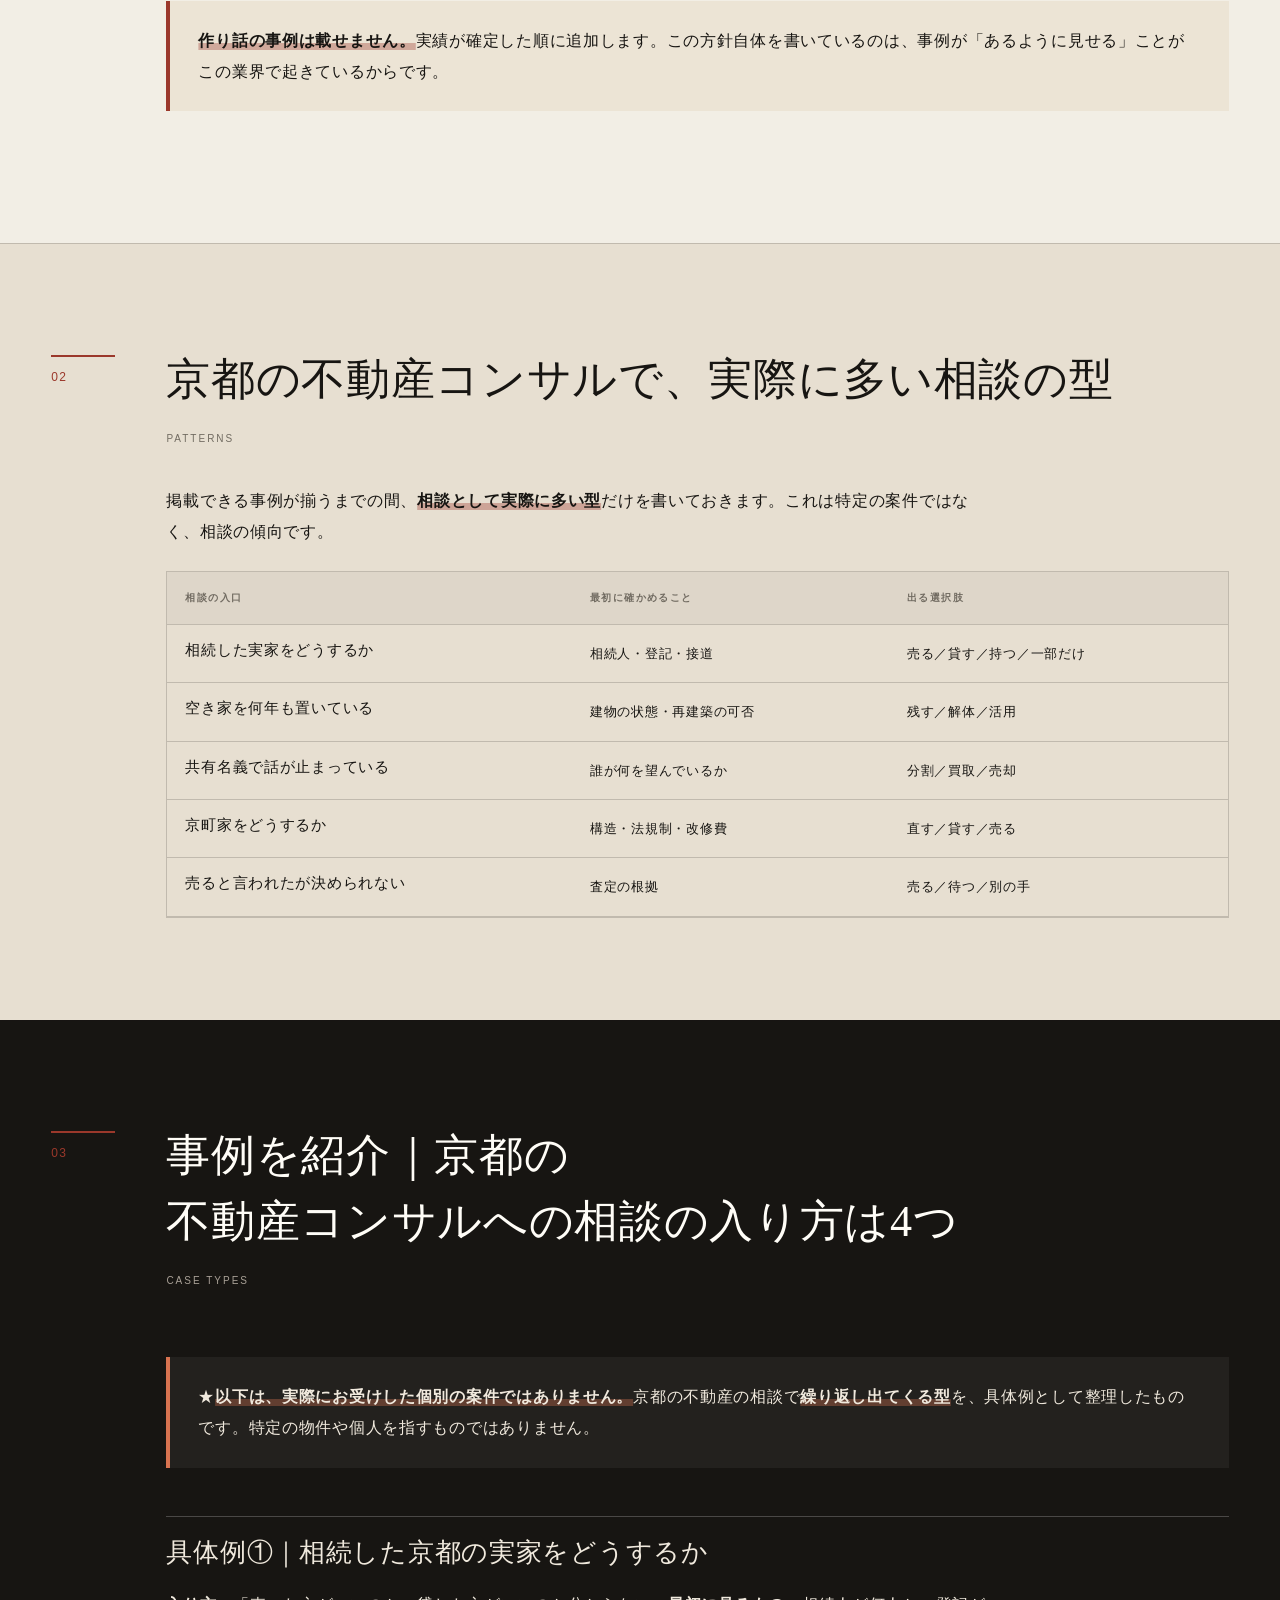
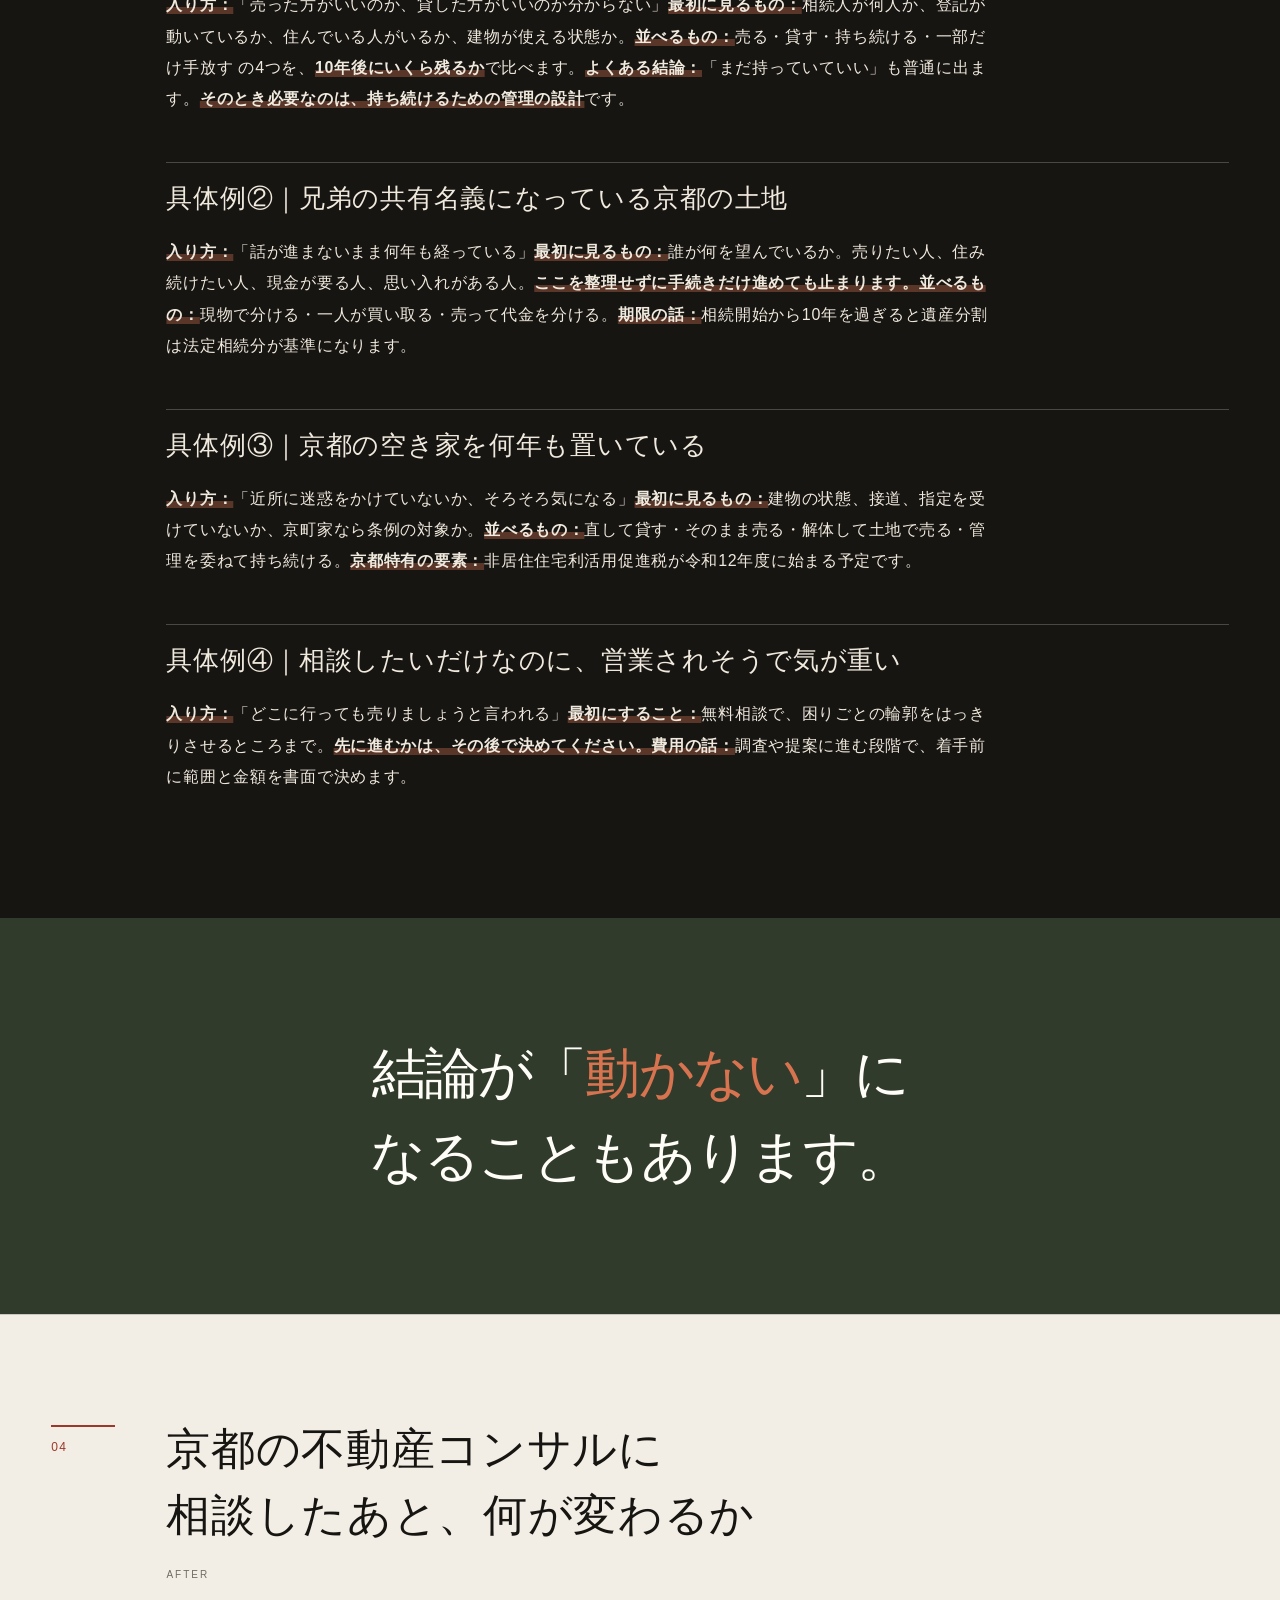
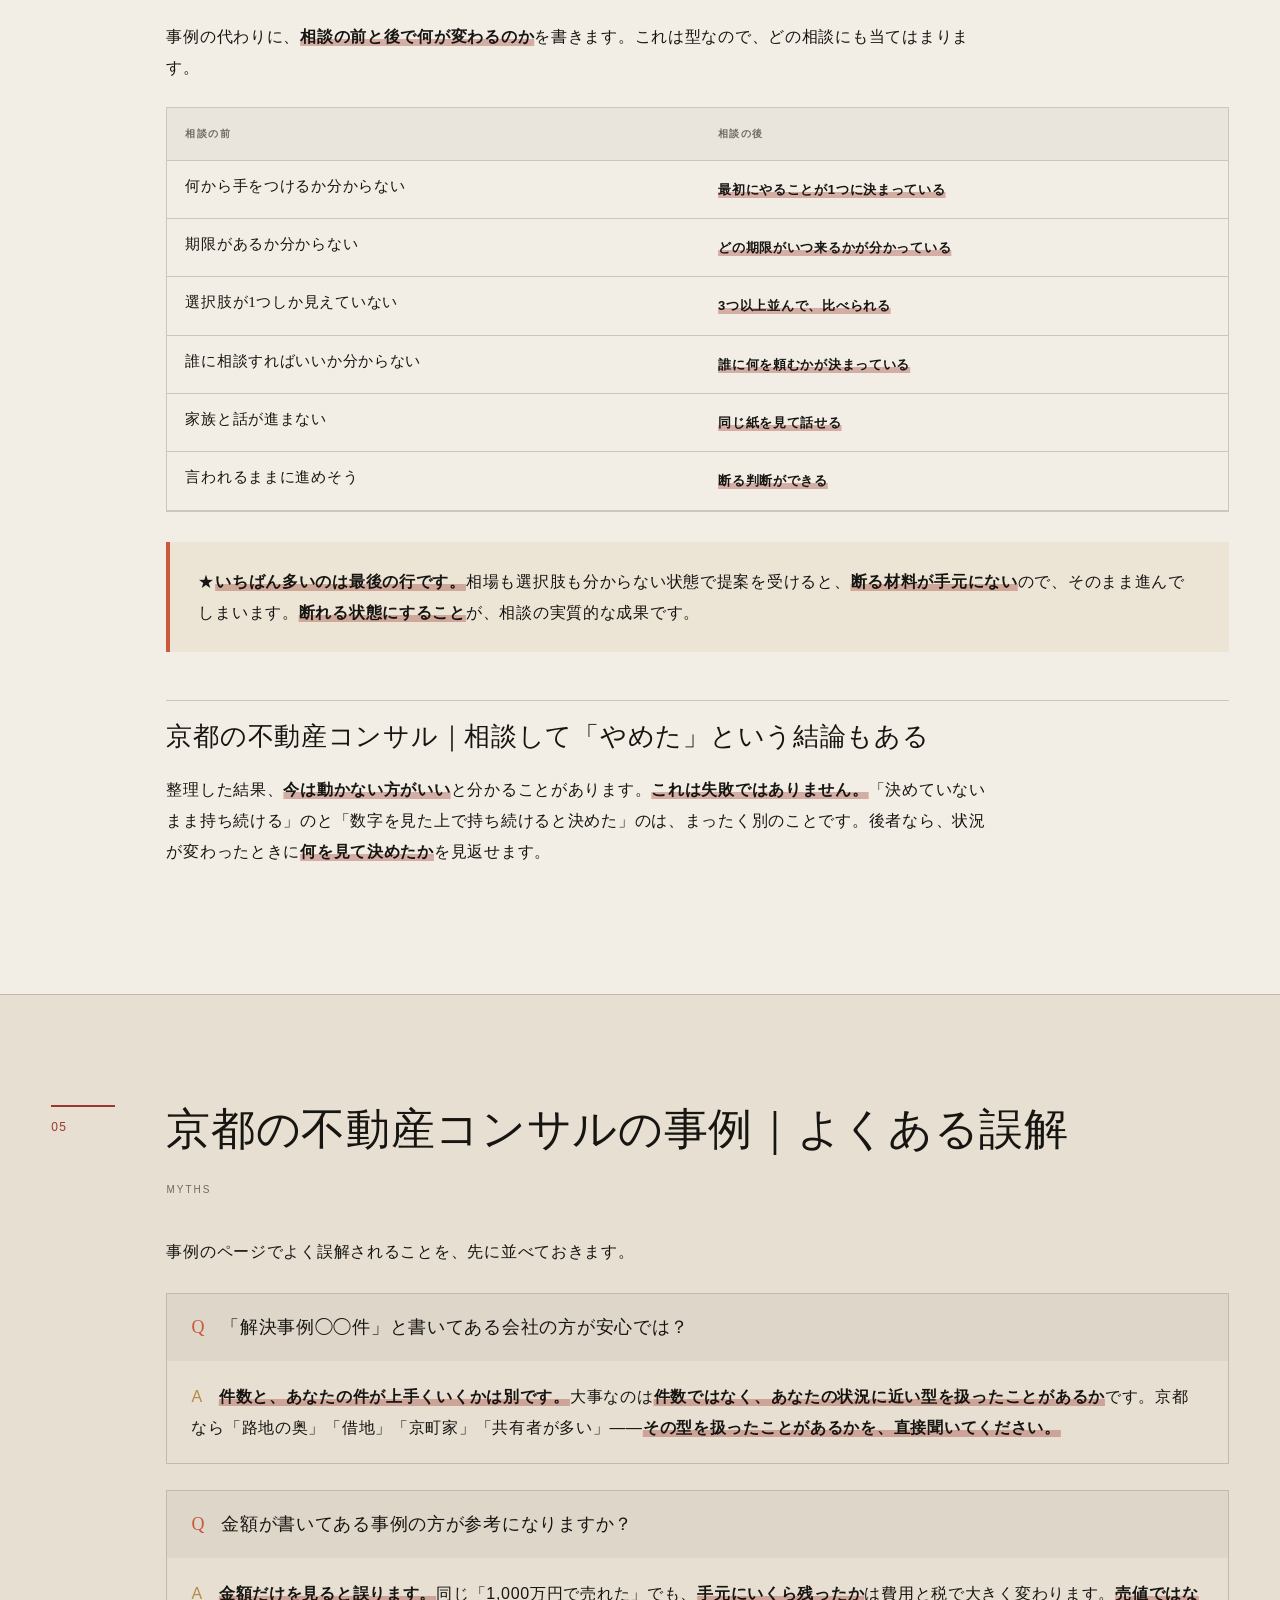
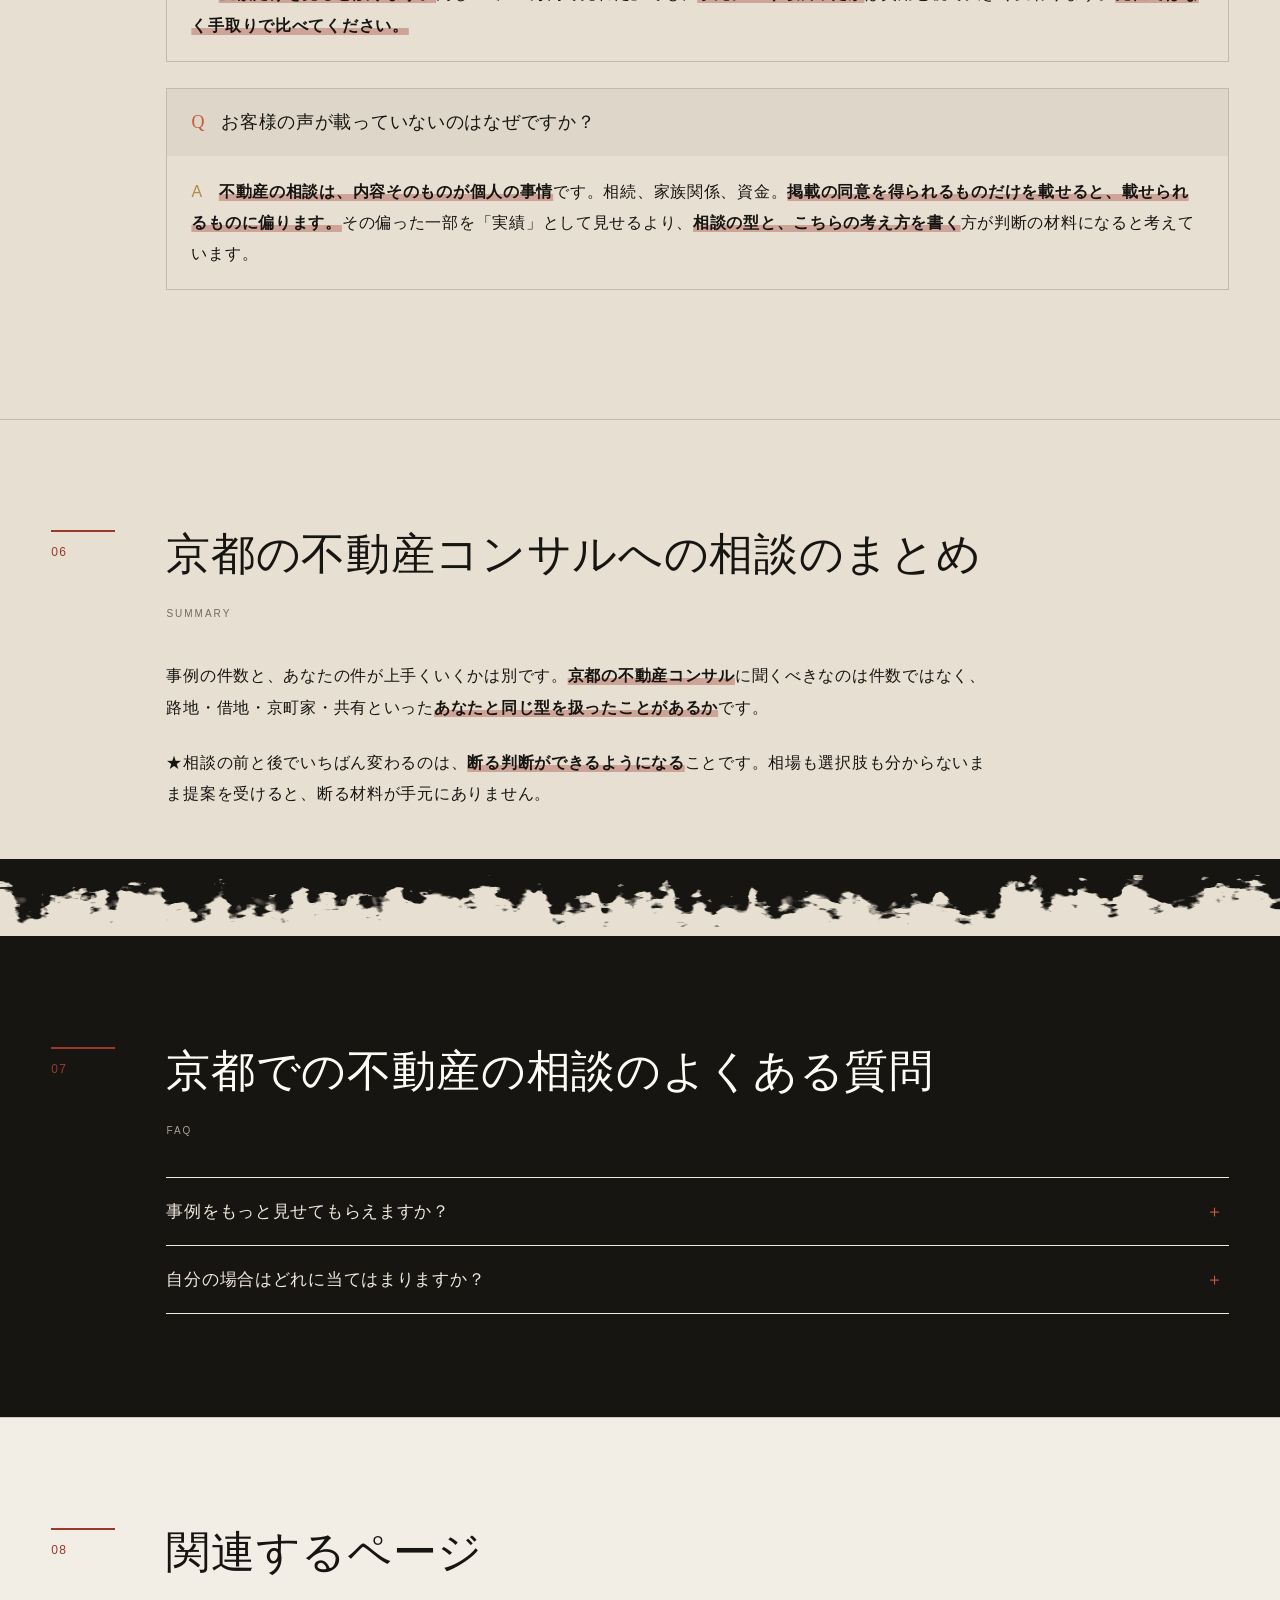
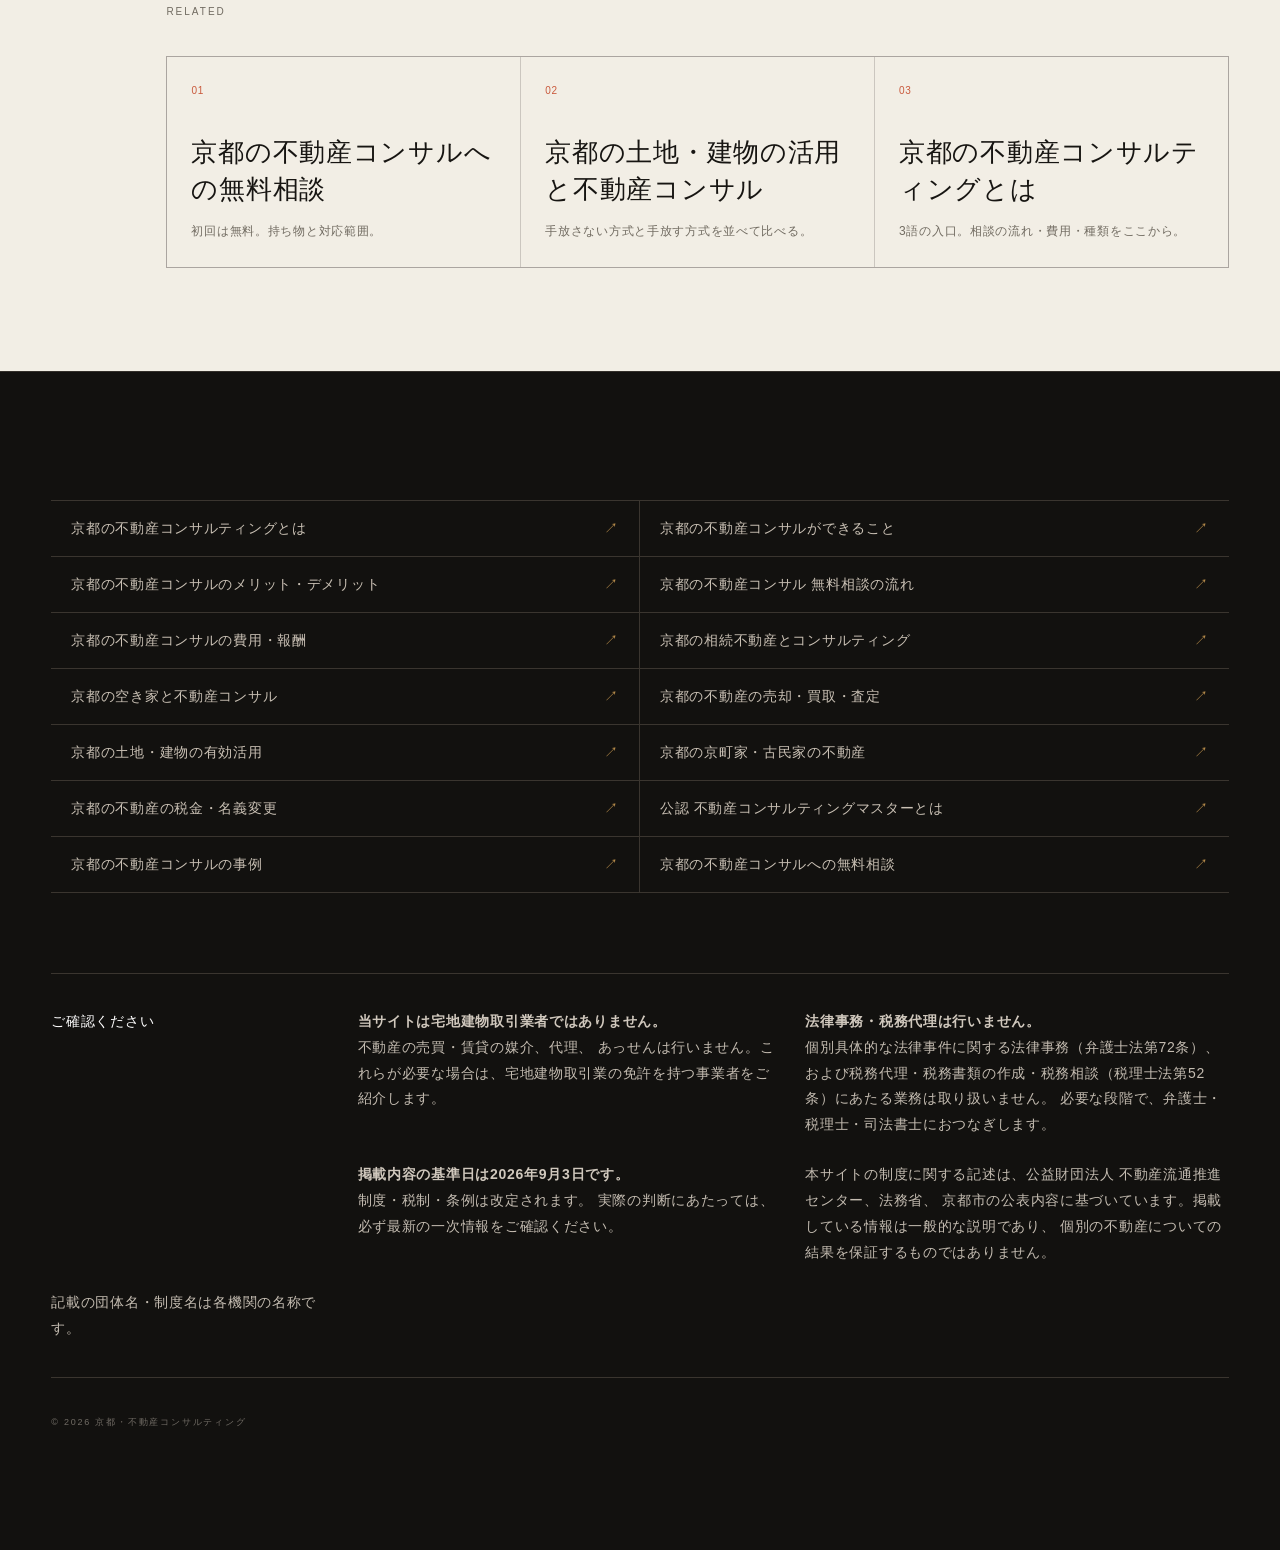
<file: case/index.html>
<!doctype html>
<html lang="ja">
<head>
<meta charset="utf-8">
<meta name="viewport" content="width=device-width, initial-scale=1">
<title>相談の具体例 京都の不動産コンサルに来る話は4つの型に分かれる</title>
<meta name="description" content="京都の不動産で実際に多い相談を4つの型に分けて紹介します。相続した実家をどうするか、兄弟の共有名義で話が進まない、長く置いている空き家が気になる、営業されるのが気が重い。それぞれ最初に何を見て、何と何を並べて決めるのか。個別の案件ではなく、繰り返し出てくる型として入り方から決め方まで、順を追って整理しました。">
<link rel="canonical" href="https://akatsuki-5648.github.io/kyoto-fudosan-consult/case/">
<meta name="robots" content="noindex,nofollow"><!-- ★未公開。公開時に外す -->
<meta property="og:type" content="article">
<meta property="og:title" content="相談の具体例 京都の不動産コンサルに来る話は4つの型に分かれる">
<meta property="og:description" content="京都の不動産で実際に多い相談を4つの型に分けて紹介します。相続した実家をどうするか、兄弟の共有名義で話が進まない、長く置いている空き家が気になる、営業されるのが気が重い。それぞれ最初に何を見て、何と何を並べて決めるのか。個別の案件ではなく、繰り返し出てくる型として入り方から決め方まで、順を追って整理しました。">
<meta property="og:url" content="https://akatsuki-5648.github.io/kyoto-fudosan-consult/case/">
<meta property="og:site_name" content="京都の不動産コンサルティング">
<meta property="og:image" content="https://akatsuki-5648.github.io/kyoto-fudosan-consult/img/og_case-v2.png">
<meta property="og:image:secure_url" content="https://akatsuki-5648.github.io/kyoto-fudosan-consult/img/og_case-v2.png">
<meta property="og:image:type" content="image/png">
<meta property="og:image:width" content="1200">
<meta property="og:image:height" content="630">
<meta property="og:image:alt" content="相談の具体例 京都の不動産コンサルに来る話は4つの型に分かれる｜京都の不動産コンサルティングの案内画像">
<meta property="og:locale" content="ja_JP">
<meta name="twitter:card" content="summary_large_image">
<meta name="twitter:title" content="相談の具体例 京都の不動産コンサルに来る話は4つの型に分かれる">
<meta name="twitter:description" content="京都の不動産で実際に多い相談を4つの型に分けて紹介します。相続した実家をどうするか、兄弟の共有名義で話が進まない、長く置いている空き家が気になる、営業されるのが気が重い。それぞれ最初に何を見て、何と何を並べて決めるのか。個別の案件ではなく、繰り返し出てくる型として入り方から決め方まで、順を追って整理しました。">
<meta name="twitter:image" content="https://akatsuki-5648.github.io/kyoto-fudosan-consult/img/og_case-v2.png">
<meta name="twitter:image:alt" content="相談の具体例 京都の不動産コンサルに来る話は4つの型に分かれる｜京都の不動産コンサルティングの案内画像">
<meta name="format-detection" content="telephone=no">
<meta name="application-name" content="京都・不動産コンサルティング">
<meta name="apple-mobile-web-app-title" content="京都不動産">
<meta name="theme-color" content="#14110e">
<meta name="msapplication-TileColor" content="#8f2f27">
<meta name="msapplication-config" content="../browserconfig.xml">
<link rel="icon" href="../favicon.ico" sizes="any">
<link rel="icon" href="../icons/favicon.svg" type="image/svg+xml">
<link rel="icon" href="../icons/favicon-32x32.png" type="image/png" sizes="32x32">
<link rel="icon" href="../icons/favicon-16x16.png" type="image/png" sizes="16x16">
<link rel="apple-touch-icon" href="../icons/apple-touch-icon.png" sizes="180x180">
<link rel="mask-icon" href="../icons/safari-pinned-tab.svg" color="#8f2f27">
<link rel="manifest" href="../site.webmanifest">
<link rel="preload" as="image" href="../img/kyoto-consult-hero-v1.webp" fetchpriority="high">
<link rel="stylesheet" href="../css/base.css?v=a2ab643b3f">
<link rel="stylesheet" href="../css/layouts.css?v=2575b79964">
<link rel="stylesheet" href="../css/pages.css?v=bf270d7a61">
<link rel="stylesheet" href="../css/polish.css?v=f5eed3057f">
<script type="application/ld+json">{"@context":"https://schema.org","@graph":[{"@type":"WebSite","@id":"https://akatsuki-5648.github.io/kyoto-fudosan-consult/#website","url":"https://akatsuki-5648.github.io/kyoto-fudosan-consult/","name":"京都の不動産コンサルティング","inLanguage":"ja","thumbnailUrl":"https://akatsuki-5648.github.io/kyoto-fudosan-consult/img/og_top-v2.png"},{"@type":"ProfessionalService","@id":"https://akatsuki-5648.github.io/kyoto-fudosan-consult/#biz","name":"京都の不動産コンサルティング","url":"https://akatsuki-5648.github.io/kyoto-fudosan-consult/","logo":"https://akatsuki-5648.github.io/kyoto-fudosan-consult/icons/icon-512.png","image":"https://akatsuki-5648.github.io/kyoto-fudosan-consult/img/og_top-v2.png","areaServed":{"@type":"AdministrativeArea","name":"京都府"},"knowsAbout":["不動産コンサルティング","相続","空き家","京町家","不動産の売却","土地活用","不動産の税金"],"description":"京都の不動産について、売る・貸す・活かす・遺すの前に、利害のない立場で選択肢を整理する不動産コンサルティング。"},{"@type":"BreadcrumbList","@id":"https://akatsuki-5648.github.io/kyoto-fudosan-consult/case/#crumb","itemListElement":[{"@type":"ListItem","position":1,"name":"ホーム","item":"https://akatsuki-5648.github.io/kyoto-fudosan-consult/"},{"@type":"ListItem","position":2,"name":"京都での不動産の相談","item":"https://akatsuki-5648.github.io/kyoto-fudosan-consult/case/"}]},{"@type":"Article","@id":"https://akatsuki-5648.github.io/kyoto-fudosan-consult/case/#page","url":"https://akatsuki-5648.github.io/kyoto-fudosan-consult/case/","headline":"相談の具体例 京都の不動産コンサルに来る話は4つの型に分かれる","description":"京都の不動産で実際に多い相談を4つの型に分けて紹介します。相続した実家をどうするか、兄弟の共有名義で話が進まない、長く置いている空き家が気になる、営業されるのが気が重い。それぞれ最初に何を見て、何と何を並べて決めるのか。個別の案件ではなく、繰り返し出てくる型として入り方から決め方まで、順を追って整理しました。","inLanguage":"ja","image":"https://akatsuki-5648.github.io/kyoto-fudosan-consult/img/og_case-v2.png","isPartOf":{"@id":"https://akatsuki-5648.github.io/kyoto-fudosan-consult/#website"},"breadcrumb":{"@id":"https://akatsuki-5648.github.io/kyoto-fudosan-consult/case/#crumb"},"about":{"@id":"https://akatsuki-5648.github.io/kyoto-fudosan-consult/#biz"}}]}</script>

</head>
<body class="kfc-page kfc-page--case" data-page="case">
<a class="kfc-skip" href="#kfc-main">本文へ移動</a>
<div class="kfc-progress" aria-hidden="true"><i id="kfc-progress-bar"></i></div>
<div class="kfc-pre" id="kfc-pre" aria-hidden="true">
  <div class="kfc-pre__in">
    <p class="kfc-pre__t">京都 <i>&times;</i> 不動産 <i>&times;</i> コンサルティング</p>
    <p class="kfc-pre__s">KYOTO REAL ESTATE CONSULTING</p>
  </div>
  <p class="kfc-pre__n"><b id="kfc-pre-n">0</b>%</p>
  <div class="kfc-pre__bar"><i id="kfc-pre-bar"></i></div>
</div>
<header class="kfc-gnav" id="kfc-gnav">
  <div class="kfc-wrap kfc-gnav__in">
    <a class="kfc-gnav__brand" href="../"><img src="../icons/favicon.svg" alt="" width="36" height="36"><span class="kfc-gnav__brand-copy"><b>京都・不動産コンサル</b><span>Kyoto Real Estate Advisory</span></span></a>
    <button class="kfc-burger" id="kfc-burger" aria-label="メニュー" aria-expanded="false"><span></span><span></span><span></span></button>
    <nav class="kfc-gnav__menu" aria-label="主要ナビゲーション">
    <ul class="kfc-gnav__list" id="kfc-gnav-list">
      <li><a class="kfc-gnav__a" href="../">コンサルとは？<small>Introduction</small></a></li>
      <li><a class="kfc-gnav__a" href="../can/">できること<small>Services</small></a>
        <ul class="kfc-gnav__child">
          <li><a href="../souzoku/">京都の相続不動産</a></li>
          <li><a href="../akiya/">京都の空き家</a></li>
          <li><a href="../baikyaku/">京都の不動産の売却・買取</a></li>
          <li><a href="../katsuyou/">京都の土地・建物の活用</a></li>
          <li><a href="../machiya/">京都の京町家・古民家</a></li>
          <li><a href="../tax/">京都の不動産の税金・名義変更</a></li>
        </ul></li>
      <li><a class="kfc-gnav__a" href="../flow/">相談の流れ<small>Process</small></a></li>
      <li><a class="kfc-gnav__a" href="../fee/">費用<small>Fee</small></a></li>
      <li><a class="kfc-gnav__a" href="../merit/">メリット・デメリット<small>Pros & Cons</small></a></li>
      <li><a class="kfc-gnav__a" href="../case/">事例<small>Cases</small></a></li>
      <li class="kfc-gnav__mobile-cta"><a href="../contact/">初回無料相談<small>CONTACT</small></a></li>
    </ul>
    </nav>
    <a class="kfc-gnav__cta" href="../contact/">無料相談</a>
  </div>
</header>
<main id="kfc-main">
<nav class="kfc-crumb" aria-label="パンくず">
  <div class="kfc-wrap">
  <ol>
    <li><a href="/">ホーム</a></li>
    <li aria-current="page">京都での不動産の相談</li>
  </ol>
  </div>
</nav>

<section class="kfc-phero">
  <div class="kfc-phero__bg"></div>
  <div class="kfc-phero__plan" aria-hidden="true"></div>
  <div class="kfc-wrap">
    <p class="kfc-hero__eyebrow">CASES</p>
    <p class="kfc-phero__name"><span class="kfc-phero__line">京都の<i>不動産コンサル</i></span><br><span class="kfc-phero__line">の事例</span></p>
    <h1 class="kfc-phero__h">相談の具体例 京都の不動産コンサルに来る話は4つの型に分かれる</h1>
    <p class="kfc-phero__d">実際に対応した事例を、個人が特定されない形で載せます。作り話は書きません。</p>
  </div>
</section>
<div class="kfc-cut kfc-cut--washi kfc-cut--ink" aria-hidden="true"></div>

<nav class="kfc-chapters kfc-chapters--casefiles" aria-label="このページの章">
  <div class="kfc-wrap kfc-chapters__in">
    <div class="kfc-chapters__head">
      <p class="kfc-chapters__label">CASE FILES</p>
      <p class="kfc-chapters__purpose">結論までの分岐を事例で辿る</p>
    </div>
    <ol class="kfc-chapters__list">
      <li><a href="#policy"><b>01</b><span>京都の不動産コンサルの事例｜掲載の方針</span></a></li>
      <li><a href="#patterns"><b>02</b><span>京都の不動産コンサルで、実際に多い相談の型</span></a></li>
      <li><a href="#casetypes"><b>03</b><span>事例を紹介｜京都の不動産コンサルへの相談の入り方は4つ</span></a></li>
      <li><a href="#aftercase"><b>04</b><span>京都の不動産コンサルに相談したあと、何が変わるか</span></a></li>
      <li><a href="#myths"><b>05</b><span>京都の不動産コンサルの事例｜よくある誤解</span></a></li>
      <li><a href="#summary"><b>06</b><span>京都の不動産コンサルへの相談のまとめ</span></a></li>
    </ol>
  </div>
</nav>
<div class="kfc-layout kfc-layout--casefiles" data-layout="casefiles">

<section class="kfc-sec " id="policy" data-section-key="policy" data-kfc-section>
  <div class="kfc-wrap">
    <p class="kfc-sec__no">01</p>
    <h2 class="kfc-sec__h">京都の不動産コンサルの事例｜掲載の方針</h2>
    <p class="kfc-sec__en">Policy</p>
    <div class="kfc-read">
      <p><b>このページには実際に対応した事例が入ります。</b>相談の入口・調べたこと・出した選択肢・実際に選ばれたもの、の順で記載します。</p>
      <p>個人・物件が特定されない形に整えたうえで掲載し、掲載についてはご本人の了解を得たものだけを載せます。</p>
      <div class="kfc-warn"><p><b>作り話の事例は載せません。</b>実績が確定した順に追加します。この方針自体を書いているのは、事例が「あるように見せる」ことがこの業界で起きているからです。</p></div>
    </div>
  </div>
</section>

<section class="kfc-sec kfc-sec--tint" id="patterns" data-section-key="patterns" data-kfc-section>
  <div class="kfc-wrap">
    <p class="kfc-sec__no">02</p>
    <h2 class="kfc-sec__h">京都の不動産コンサルで、実際に多い相談の型</h2>
    <p class="kfc-sec__en">Patterns</p>
    <div class="kfc-read">
      <p>掲載できる事例が揃うまでの間、<b>相談として実際に多い型</b>だけを書いておきます。これは特定の案件ではなく、相談の傾向です。</p>
      <div class="kfc-table">
        <table>
          <thead><tr><th>相談の入口</th><th>最初に確かめること</th><th>出る選択肢</th></tr></thead>
          <tbody>
            <tr><th>相続した実家をどうするか</th><td>相続人・登記・接道</td><td>売る／貸す／持つ／一部だけ</td></tr>
            <tr><th>空き家を何年も置いている</th><td>建物の状態・再建築の可否</td><td>残す／解体／活用</td></tr>
            <tr><th>共有名義で話が止まっている</th><td>誰が何を望んでいるか</td><td>分割／買取／売却</td></tr>
            <tr><th>京町家をどうするか</th><td>構造・法規制・改修費</td><td>直す／貸す／売る</td></tr>
            <tr><th>売ると言われたが決められない</th><td>査定の根拠</td><td>売る／待つ／別の手</td></tr>
          </tbody>
        </table>
      </div>
    </div>
  </div>
</section>

<section class="kfc-sec kfc-sec--dark" id="casetypes" data-section-key="casetypes" data-kfc-section>
  <div class="kfc-wrap">
    <p class="kfc-sec__no">03</p>
    <h2 class="kfc-sec__h">事例を紹介｜京都の不動産コンサルへの相談の入り方は4つ</h2>
    <p class="kfc-sec__en">Case types</p>
    <div class="kfc-read">
    <aside class="kfc-note "><p>★<b>以下は、実際にお受けした個別の案件ではありません。</b>京都の不動産の相談で<b>繰り返し出てくる型</b>を、具体例として整理したものです。特定の物件や個人を指すものではありません。</p></aside>
      <h3 class="kfc-sub">具体例①｜相続した京都の実家をどうするか</h3>
      <p><b>入り方：</b>「売った方がいいのか、貸した方がいいのか分からない」<b>最初に見るもの：</b>相続人が何人か、登記が動いているか、住んでいる人がいるか、建物が使える状態か。<b>並べるもの：</b>売る・貸す・持ち続ける・一部だけ手放す の4つを、<b>10年後にいくら残るか</b>で比べます。<b>よくある結論：</b>「まだ持っていていい」も普通に出ます。<b>そのとき必要なのは、持ち続けるための管理の設計</b>です。</p>
      <h3 class="kfc-sub">具体例②｜兄弟の共有名義になっている京都の土地</h3>
      <p><b>入り方：</b>「話が進まないまま何年も経っている」<b>最初に見るもの：</b>誰が何を望んでいるか。売りたい人、住み続けたい人、現金が要る人、思い入れがある人。<b>ここを整理せずに手続きだけ進めても止まります。</b><b>並べるもの：</b>現物で分ける・一人が買い取る・売って代金を分ける。<b>期限の話：</b>相続開始から10年を過ぎると遺産分割は法定相続分が基準になります。</p>
      <h3 class="kfc-sub">具体例③｜京都の空き家を何年も置いている</h3>
      <p><b>入り方：</b>「近所に迷惑をかけていないか、そろそろ気になる」<b>最初に見るもの：</b>建物の状態、接道、指定を受けていないか、京町家なら条例の対象か。<b>並べるもの：</b>直して貸す・そのまま売る・解体して土地で売る・管理を委ねて持ち続ける。<b>京都特有の要素：</b>非居住住宅利活用促進税が令和12年度に始まる予定です。</p>
      <h3 class="kfc-sub">具体例④｜相談したいだけなのに、営業されそうで気が重い</h3>
      <p><b>入り方：</b>「どこに行っても売りましょうと言われる」<b>最初にすること：</b>無料相談で、困りごとの輪郭をはっきりさせるところまで。<b>先に進むかは、その後で決めてください。</b><b>費用の話：</b>調査や提案に進む段階で、着手前に範囲と金額を書面で決めます。</p>
    </div>
  </div>
</section>

<section class="kfc-lead kfc-lead--moss">
  <div class="kfc-wrap">
        <p class="kfc-lead__t" data-reveal>結論が「<em>動かない</em>」になることもあります。</p>
  </div>
</section>

<section class="kfc-sec " id="aftercase" data-section-key="aftercase" data-kfc-section>
  <div class="kfc-wrap">
    <p class="kfc-sec__no">04</p>
    <h2 class="kfc-sec__h">京都の不動産コンサルに相談したあと、何が変わるか</h2>
    <p class="kfc-sec__en">After</p>
    <div class="kfc-read">
      <p>事例の代わりに、<b>相談の前と後で何が変わるのか</b>を書きます。これは型なので、どの相談にも当てはまります。</p>
      <div class="kfc-table">
        <table>
          <thead><tr><th>相談の前</th><th>相談の後</th></tr></thead>
          <tbody>
            <tr><th>何から手をつけるか分からない</th><td><b>最初にやることが1つに決まっている</b></td></tr>
            <tr><th>期限があるか分からない</th><td><b>どの期限がいつ来るかが分かっている</b></td></tr>
            <tr><th>選択肢が1つしか見えていない</th><td><b>3つ以上並んで、比べられる</b></td></tr>
            <tr><th>誰に相談すればいいか分からない</th><td><b>誰に何を頼むかが決まっている</b></td></tr>
            <tr><th>家族と話が進まない</th><td><b>同じ紙を見て話せる</b></td></tr>
            <tr><th>言われるままに進めそう</th><td><b>断る判断ができる</b></td></tr>
          </tbody>
        </table>
      </div>
    <aside class="kfc-note "><p>★<b>いちばん多いのは最後の行です。</b>相場も選択肢も分からない状態で提案を受けると、<b>断る材料が手元にない</b>ので、そのまま進んでしまいます。<b>断れる状態にすること</b>が、相談の実質的な成果です。</p></aside>
      <h3 class="kfc-sub">京都の不動産コンサル｜相談して「やめた」という結論もある</h3>
      <p>整理した結果、<b>今は動かない方がいい</b>と分かることがあります。<b>これは失敗ではありません。</b>「決めていないまま持ち続ける」のと「数字を見た上で持ち続けると決めた」のは、まったく別のことです。後者なら、状況が変わったときに<b>何を見て決めたか</b>を見返せます。</p>
    </div>
  </div>
</section>

<section class="kfc-sec kfc-sec--tint" id="myths" data-section-key="myths" data-kfc-section>
  <div class="kfc-wrap">
    <p class="kfc-sec__no">05</p>
    <h2 class="kfc-sec__h">京都の不動産コンサルの事例｜よくある誤解</h2>
    <p class="kfc-sec__en">Myths</p>
    <div class="kfc-read">
      <p>事例のページでよく誤解されることを、先に並べておきます。</p>
    <div class="kfc-qa">
      <p class="kfc-qa__q">「解決事例◯◯件」と書いてある会社の方が安心では？</p>
      <p class="kfc-qa__a"><b>件数と、あなたの件が上手くいくかは別です。</b>大事なのは<b>件数ではなく、あなたの状況に近い型を扱ったことがあるか</b>です。京都なら「路地の奥」「借地」「京町家」「共有者が多い」——<b>その型を扱ったことがあるかを、直接聞いてください。</b></p>
    </div>
    <div class="kfc-qa">
      <p class="kfc-qa__q">金額が書いてある事例の方が参考になりますか？</p>
      <p class="kfc-qa__a"><b>金額だけを見ると誤ります。</b>同じ「1,000万円で売れた」でも、<b>手元にいくら残ったか</b>は費用と税で大きく変わります。<b>売値ではなく手取りで比べてください。</b></p>
    </div>
    <div class="kfc-qa">
      <p class="kfc-qa__q">お客様の声が載っていないのはなぜですか？</p>
      <p class="kfc-qa__a"><b>不動産の相談は、内容そのものが個人の事情</b>です。相続、家族関係、資金。<b>掲載の同意を得られるものだけを載せると、載せられるものに偏ります。</b>その偏った一部を「実績」として見せるより、<b>相談の型と、こちらの考え方を書く</b>方が判断の材料になると考えています。</p>
    </div>
    </div>
  </div>
</section>

<section class="kfc-sec kfc-sec--tint" id="summary" data-section-key="summary" data-kfc-section>
  <div class="kfc-wrap">
    <p class="kfc-sec__no">06</p>
    <h2 class="kfc-sec__h">京都の不動産コンサルへの相談のまとめ</h2>
    <p class="kfc-sec__en">Summary</p>
    <div class="kfc-read">
      <p>事例の件数と、あなたの件が上手くいくかは別です。<b>京都の不動産コンサル</b>に聞くべきなのは件数ではなく、路地・借地・京町家・共有といった<b>あなたと同じ型を扱ったことがあるか</b>です。</p>
      <p>★相談の前と後でいちばん変わるのは、<b>断る判断ができるようになる</b>ことです。相場も選択肢も分からないまま提案を受けると、断る材料が手元にありません。</p>
    </div>
  </div>
</section>
<div class="kfc-cut kfc-cut--sumi kfc-cut--ink" aria-hidden="true"></div>

<section class="kfc-sec kfc-sec--dark" id="faq" data-section-key="faq" data-kfc-section>
  <div class="kfc-wrap">
    <p class="kfc-sec__no">07</p>
    <h2 class="kfc-sec__h">京都での不動産の相談のよくある質問</h2>
    <p class="kfc-sec__en">FAQ</p>
    <div class="kfc-read kfc-faq">
      <details><summary>事例をもっと見せてもらえますか？</summary><p>掲載の了解をいただいたものから順に増やします。個別のご相談では、近い型の進め方をご説明できます。</p></details>
      <details><summary>自分の場合はどれに当てはまりますか？</summary><p>初回相談で伺います。当てはまらない場合も多く、その場合は個別に組み立てます。</p></details>
    </div>
  </div>
</section>
<div class="kfc-cut kfc-cut--washi kfc-cut--ink" aria-hidden="true"></div>

<section class="kfc-sec " id="related" data-section-key="related" data-kfc-section>
  <div class="kfc-wrap">
    <p class="kfc-sec__no">08</p>
    <h2 class="kfc-sec__h">関連するページ</h2>
    <p class="kfc-sec__en">Related</p>
    <div class="kfc-cards">
      <a class="kfc-card" href="../contact/" data-reveal><p class="kfc-card__n">01</p><p class="kfc-card__t">京都の不動産コンサルへの無料相談</p><p class="kfc-card__d">初回は無料。持ち物と対応範囲。</p></a>
      <a class="kfc-card" href="../katsuyou/" data-reveal data-delay="1"><p class="kfc-card__n">02</p><p class="kfc-card__t">京都の土地・建物の活用と不動産コンサル</p><p class="kfc-card__d">手放さない方式と手放す方式を並べて比べる。</p></a>
      <a class="kfc-card" href="../" data-reveal data-delay="2"><p class="kfc-card__n">03</p><p class="kfc-card__t">京都の不動産コンサルティングとは</p><p class="kfc-card__d">3語の入口。相談の流れ・費用・種類をここから。</p></a>
    </div>
  </div>
</section>
</div><!-- /.kfc-layout -->

</main>
<aside class="kfc-rail" id="kfc-rail" aria-label="ページ内の現在位置">
  <p class="kfc-rail__count" aria-hidden="true"><b id="kfc-rail-current">01</b><i></i><span id="kfc-rail-total">01</span></p>
  <ol class="kfc-rail__list" id="kfc-rail-list"></ol>
</aside>
<footer class="kfc-foot">
  <div class="kfc-wrap">
    <ul class="kfc-fnav">
      <li><a href="../">京都の不動産コンサルティングとは</a></li>
      <li><a href="../can/">京都の不動産コンサルができること</a></li>
      <li><a href="../merit/">京都の不動産コンサルのメリット・デメリット</a></li>
      <li><a href="../flow/">京都の不動産コンサル 無料相談の流れ</a></li>
      <li><a href="../fee/">京都の不動産コンサルの費用・報酬</a></li>
      <li><a href="../souzoku/">京都の相続不動産とコンサルティング</a></li>
      <li><a href="../akiya/">京都の空き家と不動産コンサル</a></li>
      <li><a href="../baikyaku/">京都の不動産の売却・買取・査定</a></li>
      <li><a href="../katsuyou/">京都の土地・建物の有効活用</a></li>
      <li><a href="../machiya/">京都の京町家・古民家の不動産</a></li>
      <li><a href="../tax/">京都の不動産の税金・名義変更</a></li>
      <li><a href="../master/">公認 不動産コンサルティングマスターとは</a></li>
      <li><a href="../case/">京都の不動産コンサルの事例</a></li>
      <li><a href="../contact/">京都の不動産コンサルへの無料相談</a></li>
    </ul>
    <div class="kfc-foot__note">
      <p class="kfc-foot__note-t">ご確認ください</p>
      <p><b>当サイトは宅地建物取引業者ではありません。</b>不動産の売買・賃貸の媒介、代理、
      あっせんは行いません。これらが必要な場合は、宅地建物取引業の免許を持つ事業者をご紹介します。</p>
      <p><b>法律事務・税務代理は行いません。</b>個別具体的な法律事件に関する法律事務（弁護士法第72条）、
      および税務代理・税務書類の作成・税務相談（税理士法第52条）にあたる業務は取り扱いません。
      必要な段階で、弁護士・税理士・司法書士におつなぎします。</p>
      <p><b>掲載内容の基準日は2026年9月3日です。</b>制度・税制・条例は改定されます。
      実際の判断にあたっては、必ず最新の一次情報をご確認ください。</p>
      <p>本サイトの制度に関する記述は、公益財団法人 不動産流通推進センター、法務省、
      京都市の公表内容に基づいています。掲載している情報は一般的な説明であり、
      個別の不動産についての結果を保証するものではありません。</p>
      <p>記載の団体名・制度名は各機関の名称です。</p>
    </div>
    <div class="kfc-foot__meta">
      <p>&copy; 2026 京都・不動産コンサルティング</p>
    </div>
  </div>
</footer>

<div class="kfc-stick" id="kfc-stick">
  <div class="kfc-wrap kfc-stick__in">
    <p class="kfc-stick__t">京都の不動産のことで迷っていませんか。初回相談は無料です。</p>
    <a class="kfc-stick__b" href="../contact/">無料相談</a>
  </div>
</div>

<script src="../js/app.js" defer></script>
</body>
</html>
</file>
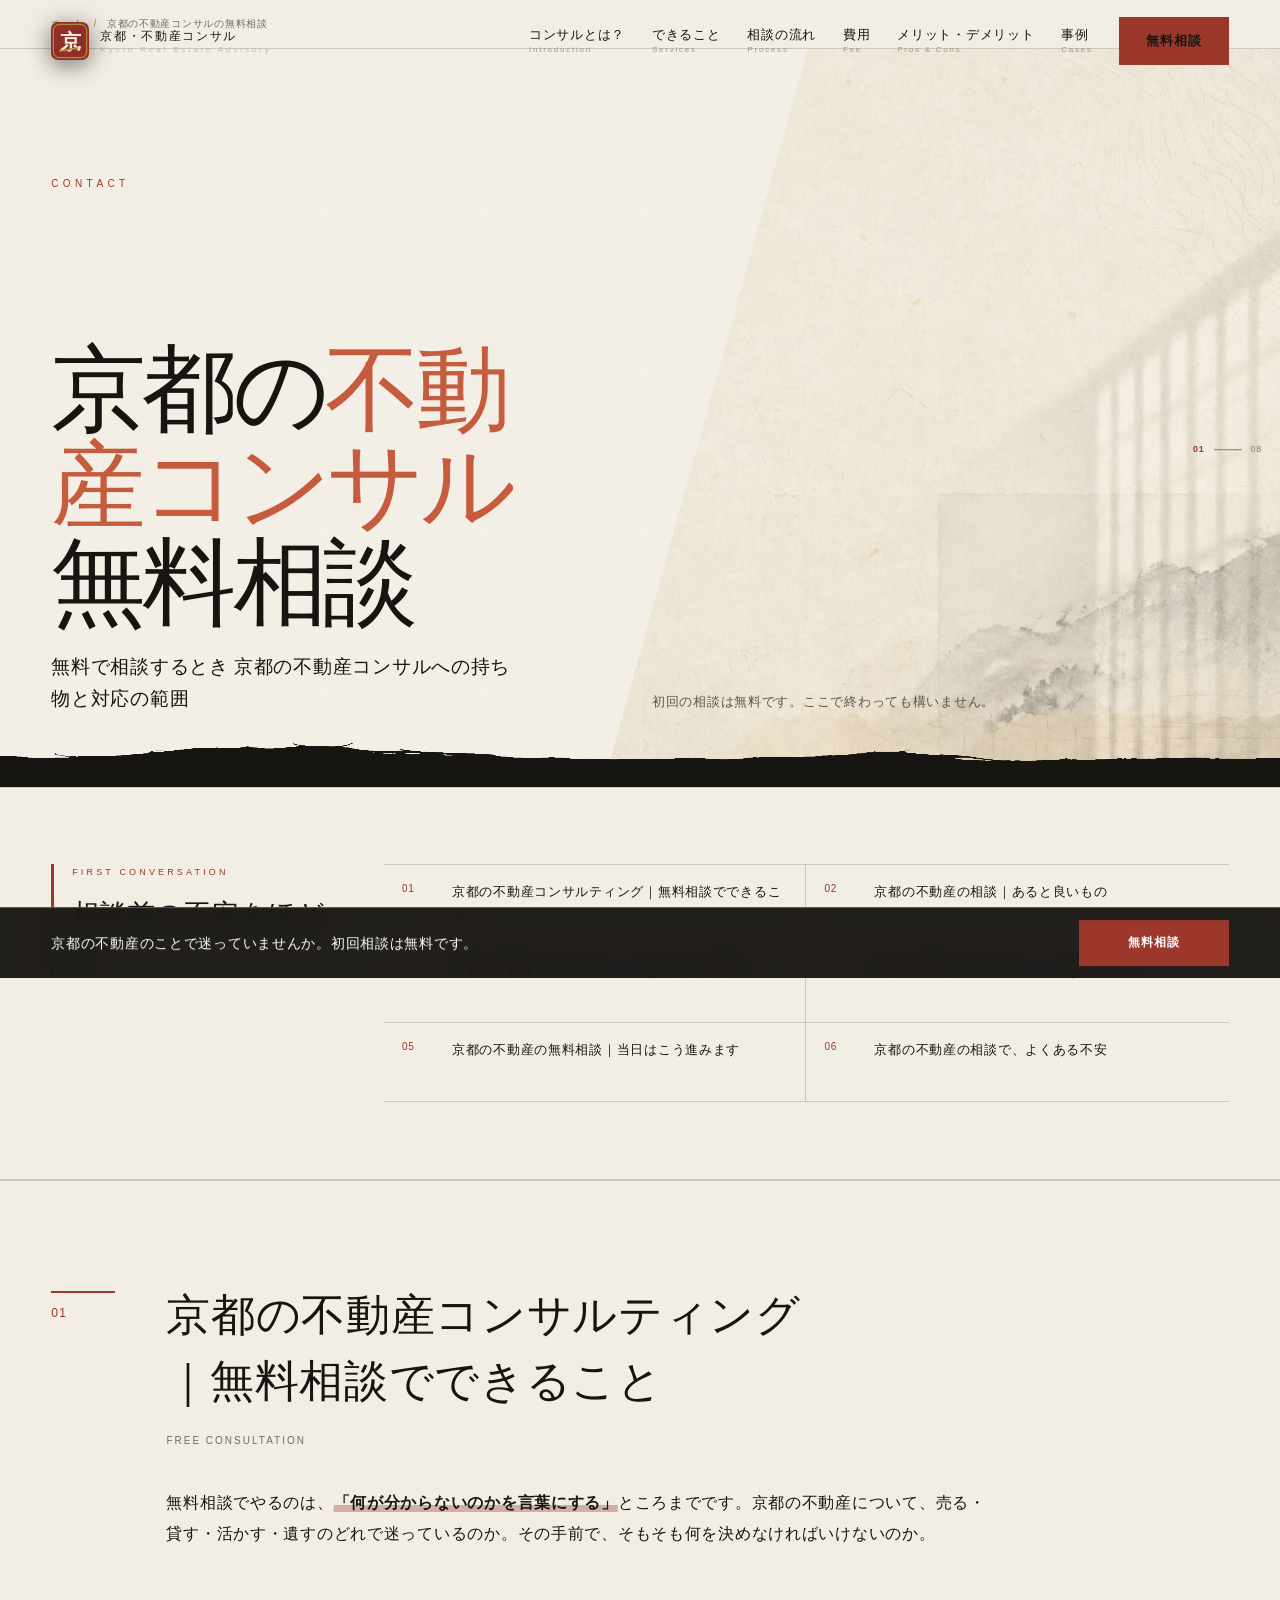
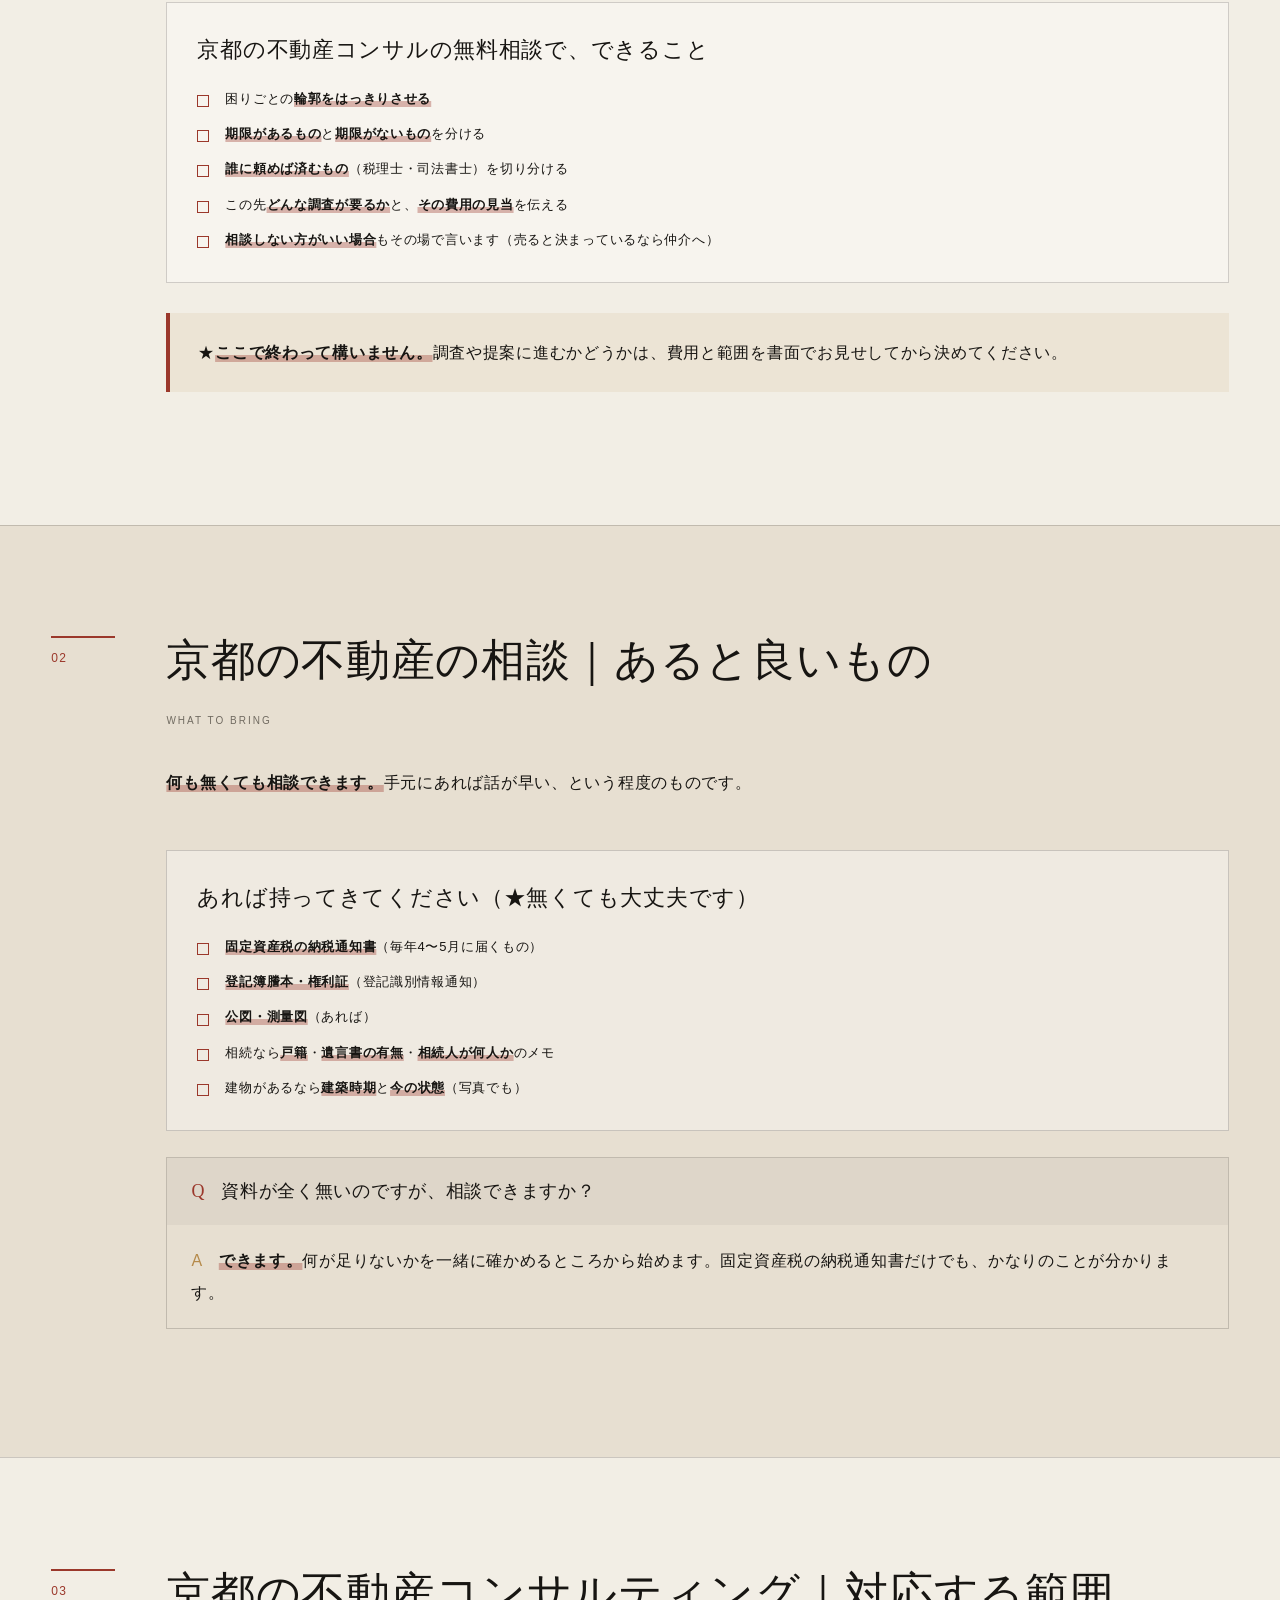
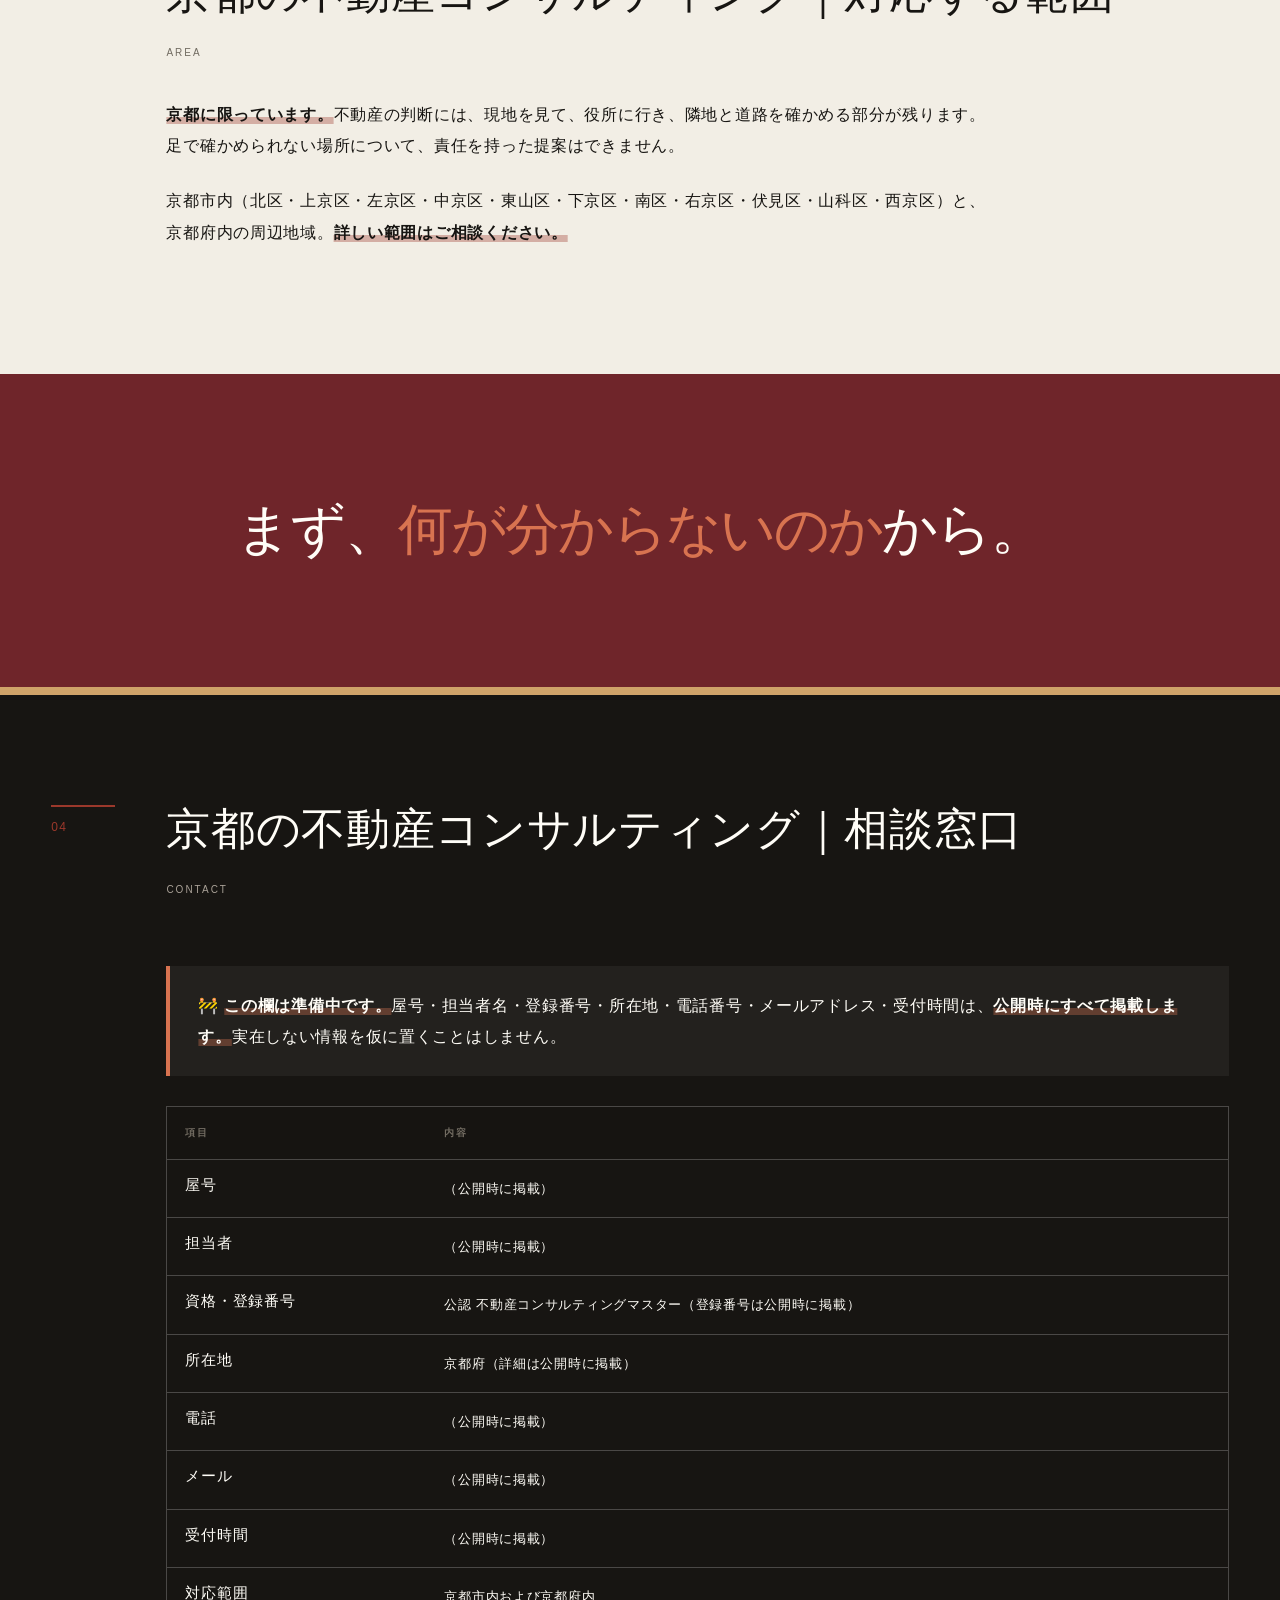
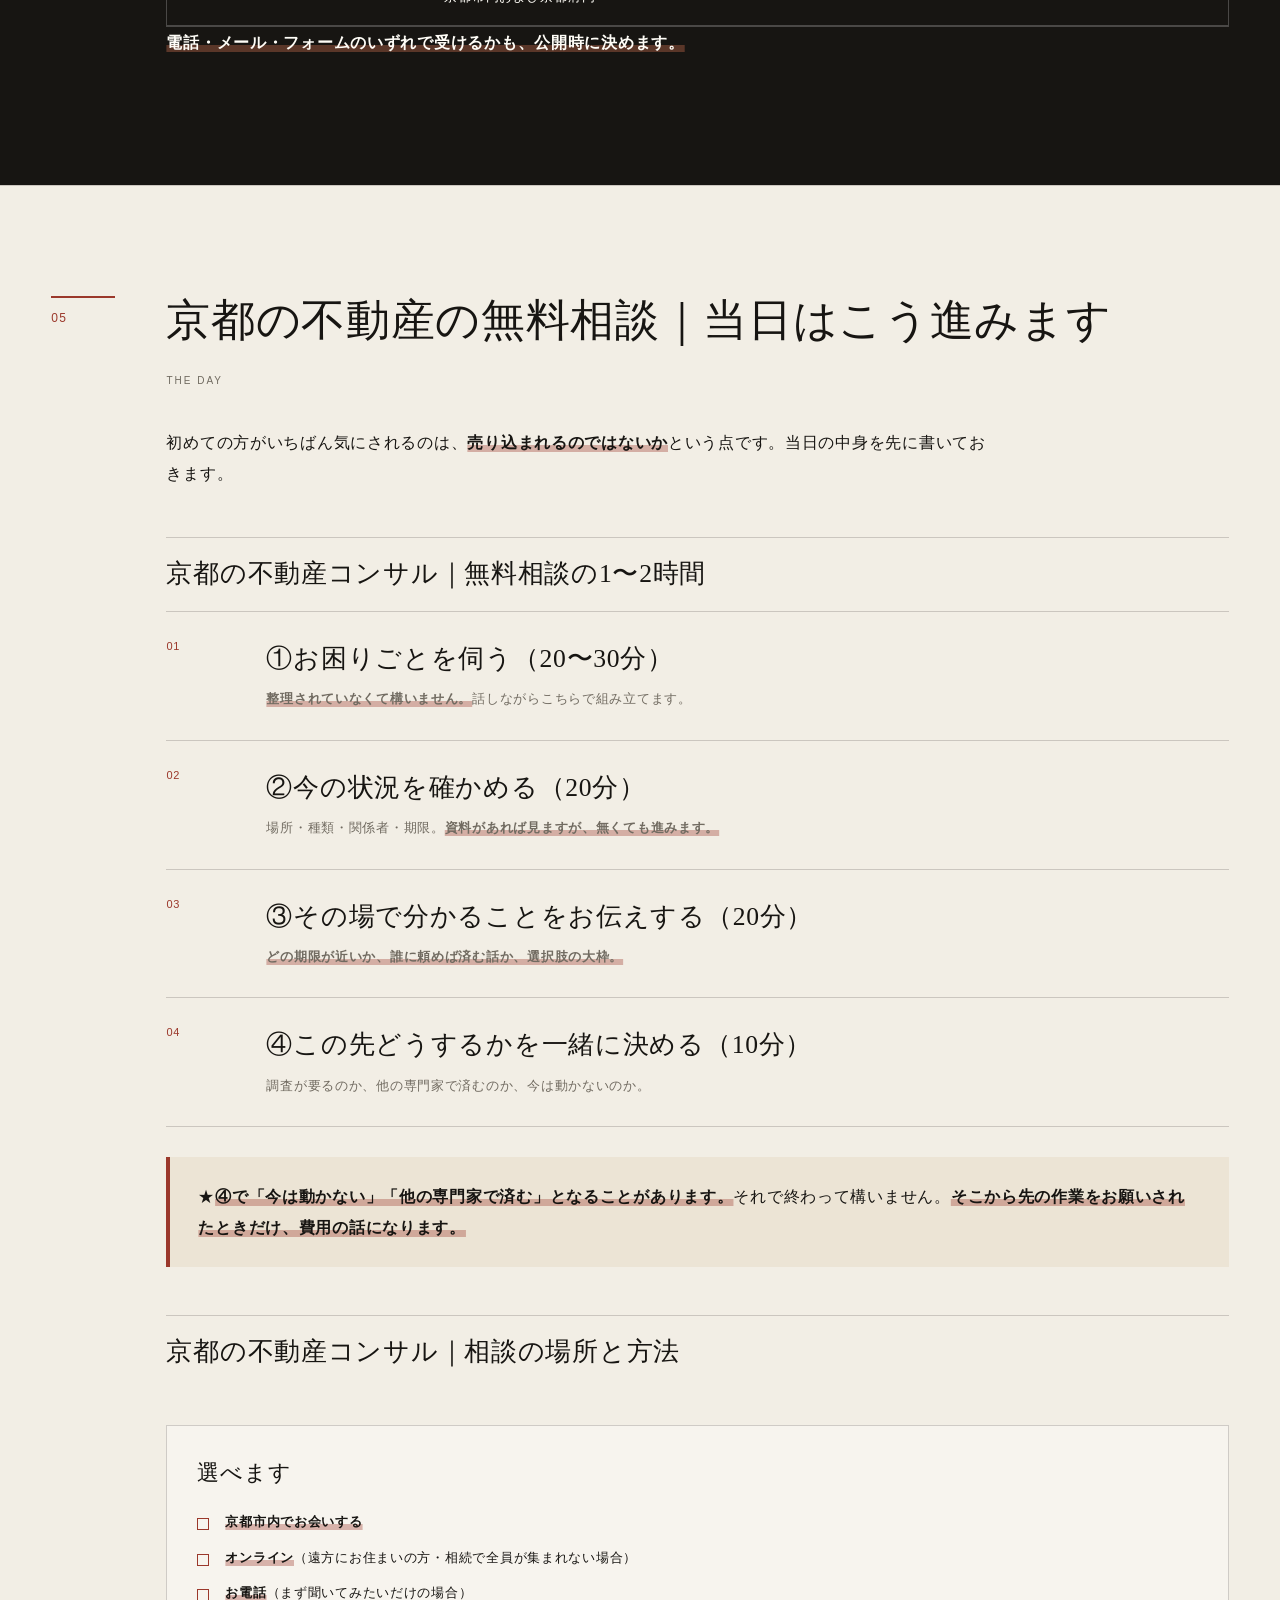
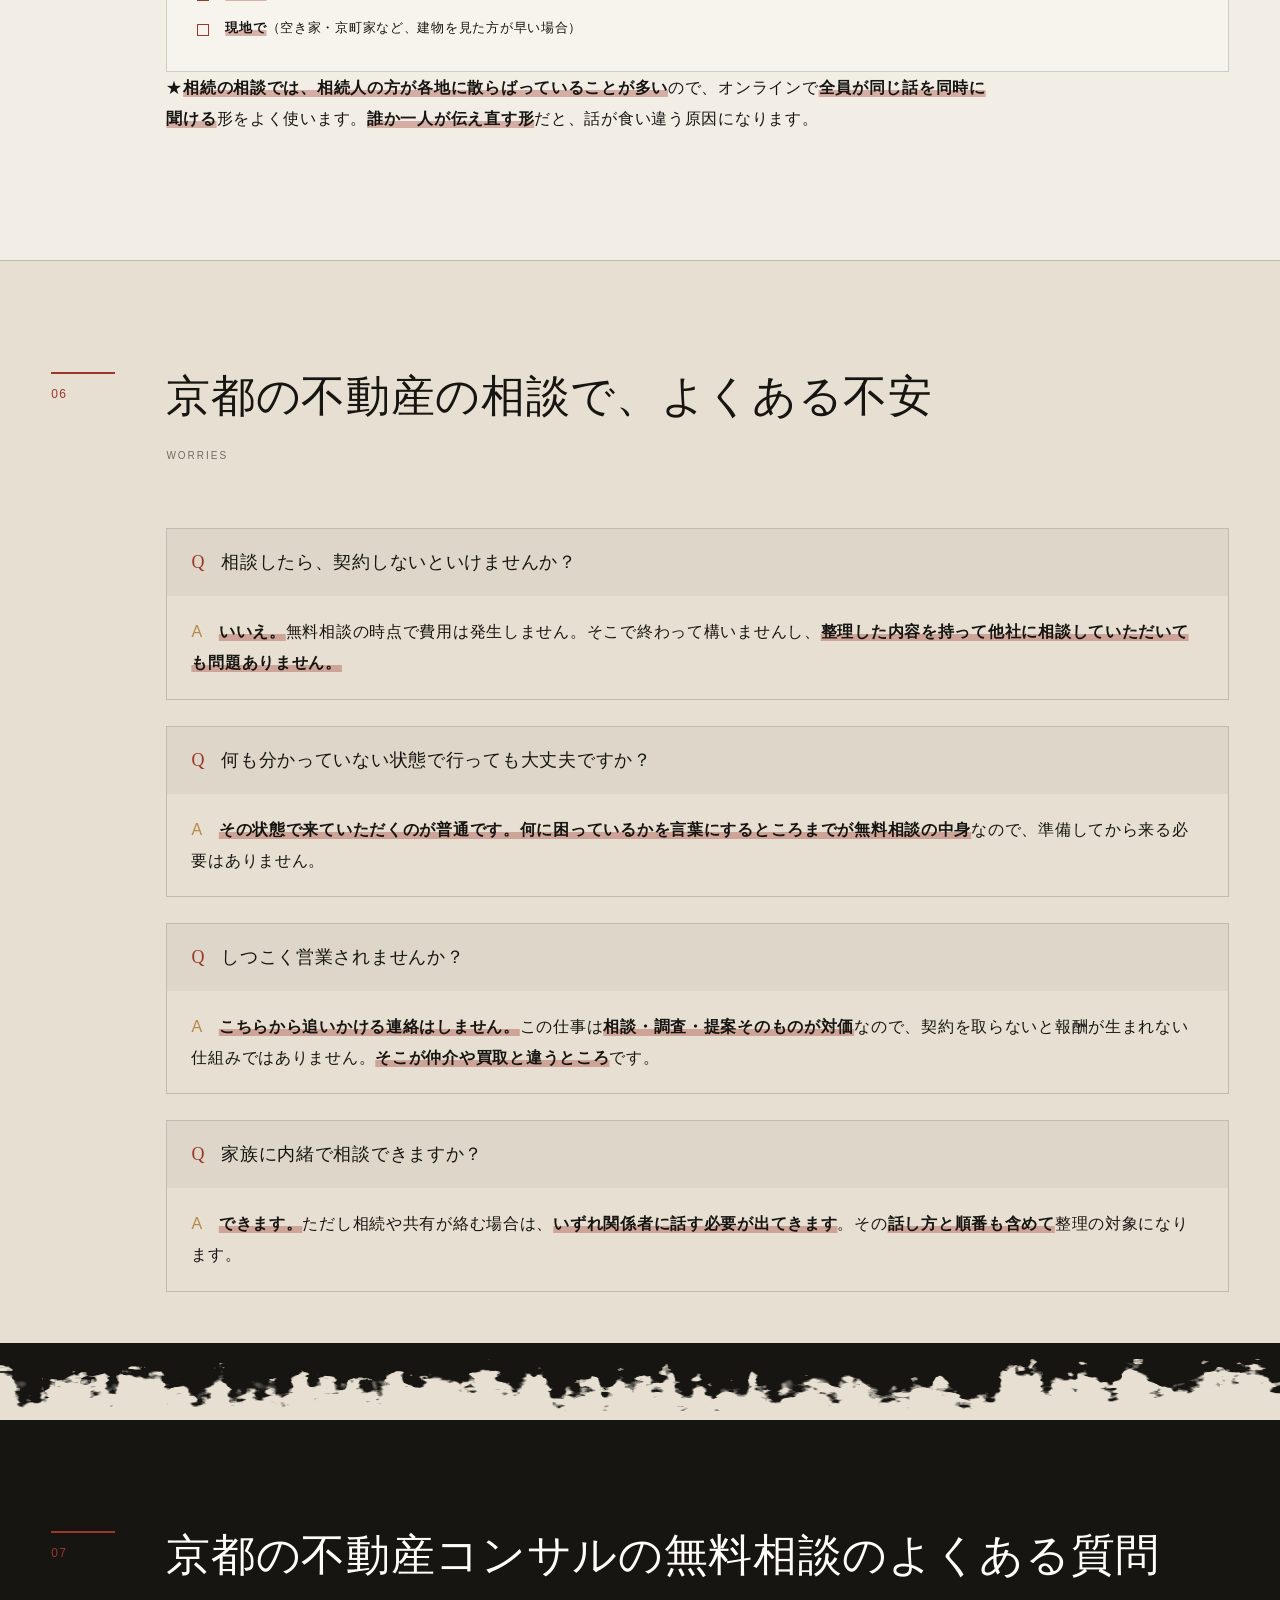
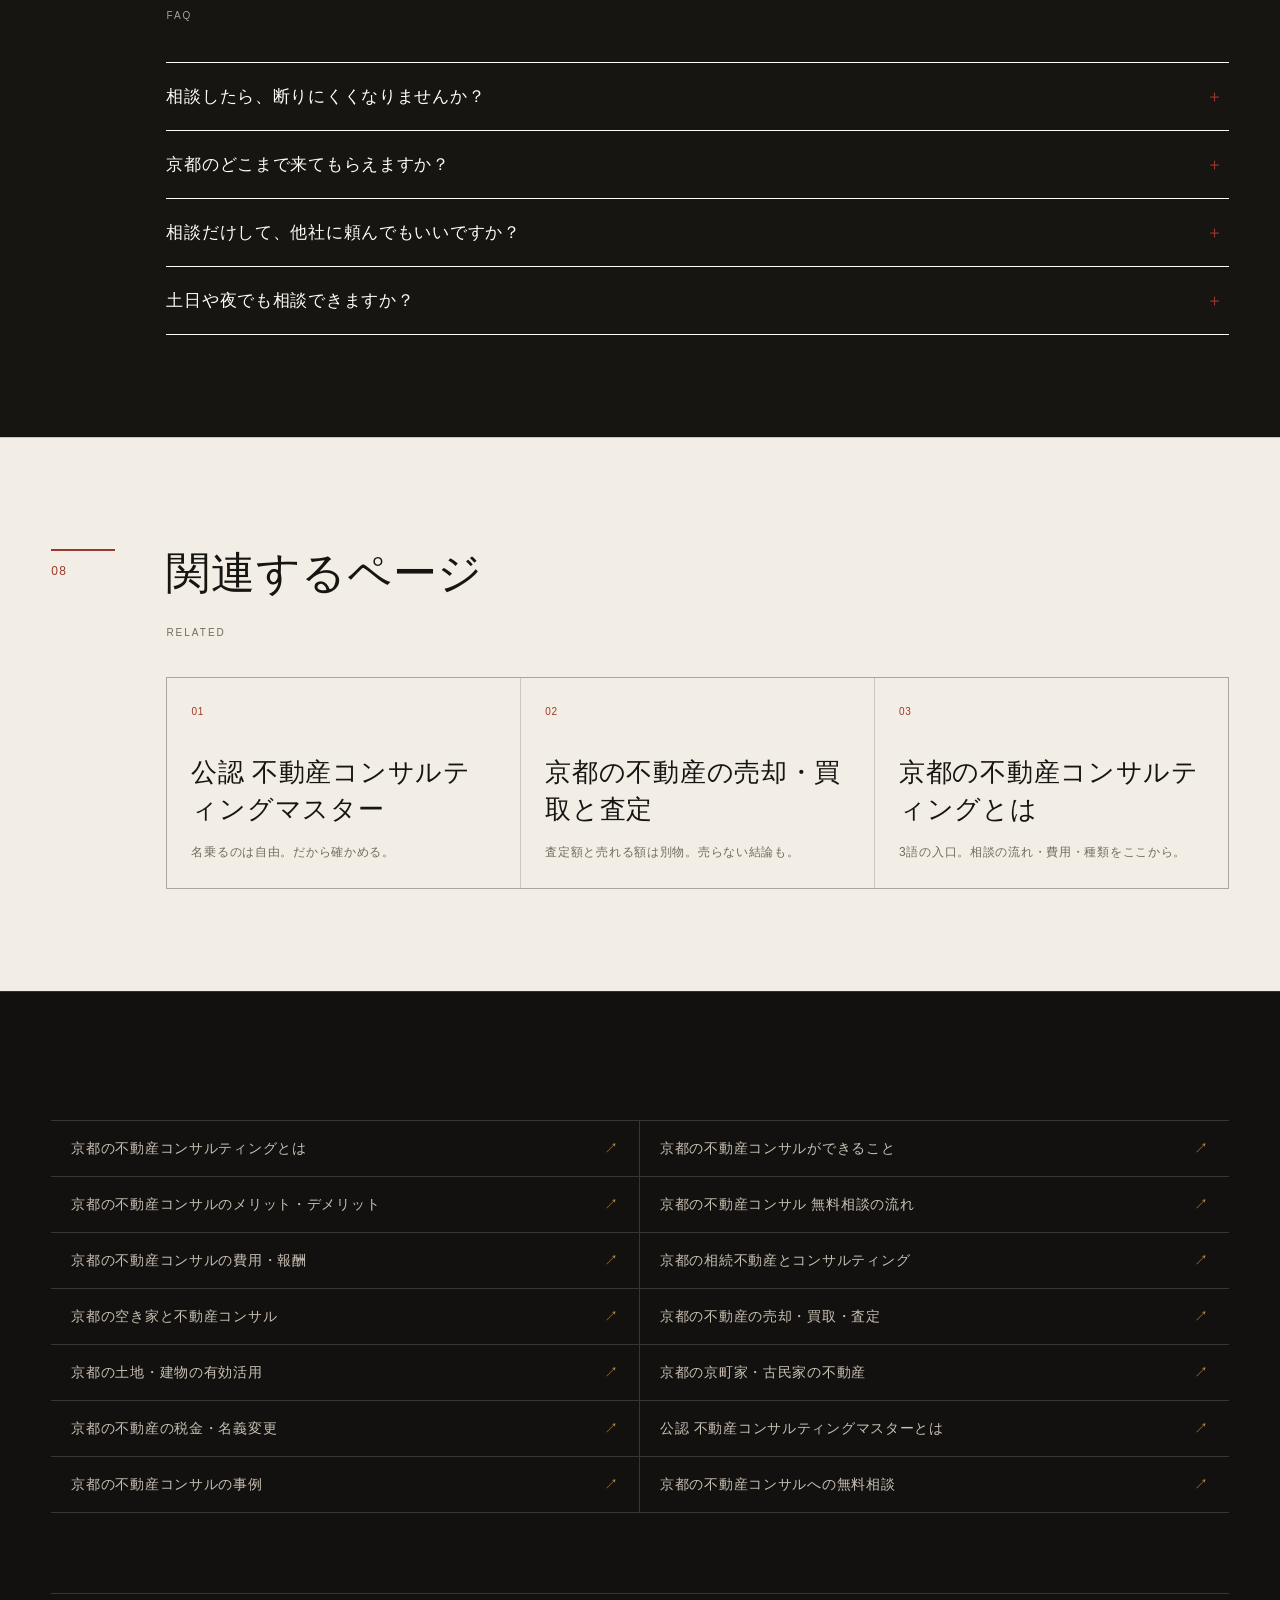
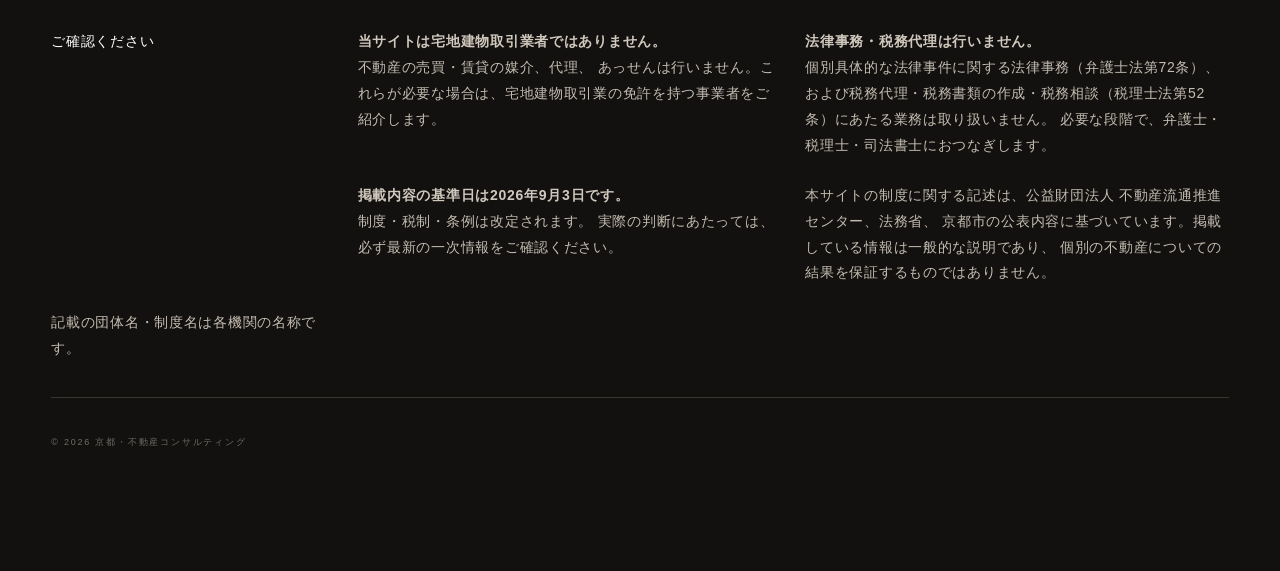
<file: contact/index.html>
<!doctype html>
<html lang="ja">
<head>
<meta charset="utf-8">
<meta name="viewport" content="width=device-width, initial-scale=1">
<title>無料で相談するとき 京都の不動産コンサルへの持ち物と対応の範囲</title>
<meta name="description" content="京都で不動産の相談をしたい方へ。初回の相談は無料で、そこで終わっても構いません。費用が発生する段階と金額は着手前に書面で決めるので、断る判断ができます。固定資産税の納税通知書や登記簿があると話が早いですが、何も無くても相談できます。京都市内11区を含む対応範囲と、相談窓口の案内をこのページにまとめて載せています。">
<link rel="canonical" href="https://akatsuki-5648.github.io/kyoto-fudosan-consult/contact/">
<meta name="robots" content="noindex,nofollow"><!-- ★未公開。公開時に外す -->
<meta property="og:type" content="article">
<meta property="og:title" content="無料で相談するとき 京都の不動産コンサルへの持ち物と対応の範囲">
<meta property="og:description" content="京都で不動産の相談をしたい方へ。初回の相談は無料で、そこで終わっても構いません。費用が発生する段階と金額は着手前に書面で決めるので、断る判断ができます。固定資産税の納税通知書や登記簿があると話が早いですが、何も無くても相談できます。京都市内11区を含む対応範囲と、相談窓口の案内をこのページにまとめて載せています。">
<meta property="og:url" content="https://akatsuki-5648.github.io/kyoto-fudosan-consult/contact/">
<meta property="og:site_name" content="京都の不動産コンサルティング">
<meta property="og:image" content="https://akatsuki-5648.github.io/kyoto-fudosan-consult/img/og_contact-v2.png">
<meta property="og:image:secure_url" content="https://akatsuki-5648.github.io/kyoto-fudosan-consult/img/og_contact-v2.png">
<meta property="og:image:type" content="image/png">
<meta property="og:image:width" content="1200">
<meta property="og:image:height" content="630">
<meta property="og:image:alt" content="無料で相談するとき 京都の不動産コンサルへの持ち物と対応の範囲｜京都の不動産コンサルティングの案内画像">
<meta property="og:locale" content="ja_JP">
<meta name="twitter:card" content="summary_large_image">
<meta name="twitter:title" content="無料で相談するとき 京都の不動産コンサルへの持ち物と対応の範囲">
<meta name="twitter:description" content="京都で不動産の相談をしたい方へ。初回の相談は無料で、そこで終わっても構いません。費用が発生する段階と金額は着手前に書面で決めるので、断る判断ができます。固定資産税の納税通知書や登記簿があると話が早いですが、何も無くても相談できます。京都市内11区を含む対応範囲と、相談窓口の案内をこのページにまとめて載せています。">
<meta name="twitter:image" content="https://akatsuki-5648.github.io/kyoto-fudosan-consult/img/og_contact-v2.png">
<meta name="twitter:image:alt" content="無料で相談するとき 京都の不動産コンサルへの持ち物と対応の範囲｜京都の不動産コンサルティングの案内画像">
<meta name="format-detection" content="telephone=no">
<meta name="application-name" content="京都・不動産コンサルティング">
<meta name="apple-mobile-web-app-title" content="京都不動産">
<meta name="theme-color" content="#14110e">
<meta name="msapplication-TileColor" content="#8f2f27">
<meta name="msapplication-config" content="../browserconfig.xml">
<link rel="icon" href="../favicon.ico" sizes="any">
<link rel="icon" href="../icons/favicon.svg" type="image/svg+xml">
<link rel="icon" href="../icons/favicon-32x32.png" type="image/png" sizes="32x32">
<link rel="icon" href="../icons/favicon-16x16.png" type="image/png" sizes="16x16">
<link rel="apple-touch-icon" href="../icons/apple-touch-icon.png" sizes="180x180">
<link rel="mask-icon" href="../icons/safari-pinned-tab.svg" color="#8f2f27">
<link rel="manifest" href="../site.webmanifest">
<link rel="preload" as="image" href="../img/kyoto-consult-hero-v1.webp" fetchpriority="high">
<link rel="stylesheet" href="../css/base.css?v=a2ab643b3f">
<link rel="stylesheet" href="../css/layouts.css?v=2575b79964">
<link rel="stylesheet" href="../css/pages.css?v=bf270d7a61">
<link rel="stylesheet" href="../css/polish.css?v=f5eed3057f">
<script type="application/ld+json">{"@context":"https://schema.org","@graph":[{"@type":"WebSite","@id":"https://akatsuki-5648.github.io/kyoto-fudosan-consult/#website","url":"https://akatsuki-5648.github.io/kyoto-fudosan-consult/","name":"京都の不動産コンサルティング","inLanguage":"ja","thumbnailUrl":"https://akatsuki-5648.github.io/kyoto-fudosan-consult/img/og_top-v2.png"},{"@type":"ProfessionalService","@id":"https://akatsuki-5648.github.io/kyoto-fudosan-consult/#biz","name":"京都の不動産コンサルティング","url":"https://akatsuki-5648.github.io/kyoto-fudosan-consult/","logo":"https://akatsuki-5648.github.io/kyoto-fudosan-consult/icons/icon-512.png","image":"https://akatsuki-5648.github.io/kyoto-fudosan-consult/img/og_top-v2.png","areaServed":{"@type":"AdministrativeArea","name":"京都府"},"knowsAbout":["不動産コンサルティング","相続","空き家","京町家","不動産の売却","土地活用","不動産の税金"],"description":"京都の不動産について、売る・貸す・活かす・遺すの前に、利害のない立場で選択肢を整理する不動産コンサルティング。"},{"@type":"BreadcrumbList","@id":"https://akatsuki-5648.github.io/kyoto-fudosan-consult/contact/#crumb","itemListElement":[{"@type":"ListItem","position":1,"name":"ホーム","item":"https://akatsuki-5648.github.io/kyoto-fudosan-consult/"},{"@type":"ListItem","position":2,"name":"京都の不動産コンサルの無料相談","item":"https://akatsuki-5648.github.io/kyoto-fudosan-consult/contact/"}]},{"@type":"Article","@id":"https://akatsuki-5648.github.io/kyoto-fudosan-consult/contact/#page","url":"https://akatsuki-5648.github.io/kyoto-fudosan-consult/contact/","headline":"無料で相談するとき 京都の不動産コンサルへの持ち物と対応の範囲","description":"京都で不動産の相談をしたい方へ。初回の相談は無料で、そこで終わっても構いません。費用が発生する段階と金額は着手前に書面で決めるので、断る判断ができます。固定資産税の納税通知書や登記簿があると話が早いですが、何も無くても相談できます。京都市内11区を含む対応範囲と、相談窓口の案内をこのページにまとめて載せています。","inLanguage":"ja","image":"https://akatsuki-5648.github.io/kyoto-fudosan-consult/img/og_contact-v2.png","isPartOf":{"@id":"https://akatsuki-5648.github.io/kyoto-fudosan-consult/#website"},"breadcrumb":{"@id":"https://akatsuki-5648.github.io/kyoto-fudosan-consult/contact/#crumb"},"about":{"@id":"https://akatsuki-5648.github.io/kyoto-fudosan-consult/#biz"}}]}</script>

</head>
<body class="kfc-page kfc-page--contact" data-page="contact">
<a class="kfc-skip" href="#kfc-main">本文へ移動</a>
<div class="kfc-progress" aria-hidden="true"><i id="kfc-progress-bar"></i></div>
<div class="kfc-pre" id="kfc-pre" aria-hidden="true">
  <div class="kfc-pre__in">
    <p class="kfc-pre__t">京都 <i>&times;</i> 不動産 <i>&times;</i> コンサルティング</p>
    <p class="kfc-pre__s">KYOTO REAL ESTATE CONSULTING</p>
  </div>
  <p class="kfc-pre__n"><b id="kfc-pre-n">0</b>%</p>
  <div class="kfc-pre__bar"><i id="kfc-pre-bar"></i></div>
</div>
<header class="kfc-gnav" id="kfc-gnav">
  <div class="kfc-wrap kfc-gnav__in">
    <a class="kfc-gnav__brand" href="../"><img src="../icons/favicon.svg" alt="" width="36" height="36"><span class="kfc-gnav__brand-copy"><b>京都・不動産コンサル</b><span>Kyoto Real Estate Advisory</span></span></a>
    <button class="kfc-burger" id="kfc-burger" aria-label="メニュー" aria-expanded="false"><span></span><span></span><span></span></button>
    <nav class="kfc-gnav__menu" aria-label="主要ナビゲーション">
    <ul class="kfc-gnav__list" id="kfc-gnav-list">
      <li><a class="kfc-gnav__a" href="../">コンサルとは？<small>Introduction</small></a></li>
      <li><a class="kfc-gnav__a" href="../can/">できること<small>Services</small></a>
        <ul class="kfc-gnav__child">
          <li><a href="../souzoku/">京都の相続不動産</a></li>
          <li><a href="../akiya/">京都の空き家</a></li>
          <li><a href="../baikyaku/">京都の不動産の売却・買取</a></li>
          <li><a href="../katsuyou/">京都の土地・建物の活用</a></li>
          <li><a href="../machiya/">京都の京町家・古民家</a></li>
          <li><a href="../tax/">京都の不動産の税金・名義変更</a></li>
        </ul></li>
      <li><a class="kfc-gnav__a" href="../flow/">相談の流れ<small>Process</small></a></li>
      <li><a class="kfc-gnav__a" href="../fee/">費用<small>Fee</small></a></li>
      <li><a class="kfc-gnav__a" href="../merit/">メリット・デメリット<small>Pros & Cons</small></a></li>
      <li><a class="kfc-gnav__a" href="../case/">事例<small>Cases</small></a></li>
      <li class="kfc-gnav__mobile-cta"><a href="../contact/">初回無料相談<small>CONTACT</small></a></li>
    </ul>
    </nav>
    <a class="kfc-gnav__cta" href="../contact/">無料相談</a>
  </div>
</header>
<main id="kfc-main">
<nav class="kfc-crumb" aria-label="パンくず">
  <div class="kfc-wrap">
  <ol>
    <li><a href="/">ホーム</a></li>
    <li aria-current="page">京都の不動産コンサルの無料相談</li>
  </ol>
  </div>
</nav>

<section class="kfc-phero">
  <div class="kfc-phero__bg"></div>
  <div class="kfc-phero__plan" aria-hidden="true"></div>
  <div class="kfc-wrap">
    <p class="kfc-hero__eyebrow">CONTACT</p>
    <p class="kfc-phero__name"><span class="kfc-phero__line">京都の<i>不動産コンサル</i></span><br><span class="kfc-phero__line">無料相談</span></p>
    <h1 class="kfc-phero__h">無料で相談するとき 京都の不動産コンサルへの持ち物と対応の範囲</h1>
    <p class="kfc-phero__d">初回の相談は無料です。ここで終わっても構いません。</p>
  </div>
</section>
<div class="kfc-cut kfc-cut--chiso kfc-cut--ink" aria-hidden="true"></div>

<nav class="kfc-chapters kfc-chapters--conversation" aria-label="このページの章">
  <div class="kfc-wrap kfc-chapters__in">
    <div class="kfc-chapters__head">
      <p class="kfc-chapters__label">FIRST CONVERSATION</p>
      <p class="kfc-chapters__purpose">相談前の不安をほどく</p>
    </div>
    <ol class="kfc-chapters__list">
      <li><a href="#free"><b>01</b><span>京都の不動産コンサルティング｜無料相談でできること</span></a></li>
      <li><a href="#bring"><b>02</b><span>京都の不動産の相談｜あると良いもの</span></a></li>
      <li><a href="#area"><b>03</b><span>京都の不動産コンサルティング｜対応する範囲</span></a></li>
      <li><a href="#window"><b>04</b><span>京都の不動産コンサルティング｜相談窓口</span></a></li>
      <li><a href="#firstday"><b>05</b><span>京都の不動産の無料相談｜当日はこう進みます</span></a></li>
      <li><a href="#worries"><b>06</b><span>京都の不動産の相談で、よくある不安</span></a></li>
    </ol>
  </div>
</nav>
<div class="kfc-layout kfc-layout--conversation" data-layout="conversation">

<section class="kfc-sec " id="free" data-section-key="free" data-kfc-section>
  <div class="kfc-wrap">
    <p class="kfc-sec__no">01</p>
    <h2 class="kfc-sec__h">京都の不動産コンサルティング｜無料相談でできること</h2>
    <p class="kfc-sec__en">Free consultation</p>
    <div class="kfc-read">
      <p>無料相談でやるのは、<b>「何が分からないのかを言葉にする」</b>ところまでです。京都の不動産について、売る・貸す・活かす・遺すのどれで迷っているのか。その手前で、そもそも何を決めなければいけないのか。</p>
    <div class="kfc-check">
      <p class="kfc-check__t">京都の不動産コンサルの無料相談で、できること</p>
      <ul class="kfc-check__l">
        <li>困りごとの<b>輪郭をはっきりさせる</b></li>
        <li><b>期限があるもの</b>と<b>期限がないもの</b>を分ける</li>
        <li><b>誰に頼めば済むもの</b>（税理士・司法書士）を切り分ける</li>
        <li>この先<b>どんな調査が要るか</b>と、<b>その費用の見当</b>を伝える</li>
        <li><b>相談しない方がいい場合</b>もその場で言います（売ると決まっているなら仲介へ）</li>
      </ul>
    </div>
    <aside class="kfc-note "><p>★<b>ここで終わって構いません。</b>調査や提案に進むかどうかは、費用と範囲を書面でお見せしてから決めてください。</p></aside>
    </div>
  </div>
</section>

<section class="kfc-sec kfc-sec--tint" id="bring" data-section-key="bring" data-kfc-section>
  <div class="kfc-wrap">
    <p class="kfc-sec__no">02</p>
    <h2 class="kfc-sec__h">京都の不動産の相談｜あると良いもの</h2>
    <p class="kfc-sec__en">What to bring</p>
    <div class="kfc-read">
      <p><b>何も無くても相談できます。</b>手元にあれば話が早い、という程度のものです。</p>
    <div class="kfc-check">
      <p class="kfc-check__t">あれば持ってきてください（★無くても大丈夫です）</p>
      <ul class="kfc-check__l">
        <li><b>固定資産税の納税通知書</b>（毎年4〜5月に届くもの）</li>
        <li><b>登記簿謄本・権利証</b>（登記識別情報通知）</li>
        <li><b>公図・測量図</b>（あれば）</li>
        <li>相続なら<b>戸籍</b>・<b>遺言書の有無</b>・<b>相続人が何人か</b>のメモ</li>
        <li>建物があるなら<b>建築時期</b>と<b>今の状態</b>（写真でも）</li>
      </ul>
    </div>
    <div class="kfc-qa">
      <p class="kfc-qa__q">資料が全く無いのですが、相談できますか？</p>
      <p class="kfc-qa__a"><b>できます。</b>何が足りないかを一緒に確かめるところから始めます。固定資産税の納税通知書だけでも、かなりのことが分かります。</p>
    </div>
    </div>
  </div>
</section>

<section class="kfc-sec " id="area" data-section-key="area" data-kfc-section>
  <div class="kfc-wrap">
    <p class="kfc-sec__no">03</p>
    <h2 class="kfc-sec__h">京都の不動産コンサルティング｜対応する範囲</h2>
    <p class="kfc-sec__en">Area</p>
    <div class="kfc-read">
      <p><b>京都に限っています。</b>不動産の判断には、現地を見て、役所に行き、隣地と道路を確かめる部分が残ります。足で確かめられない場所について、責任を持った提案はできません。</p>
      <p>京都市内（北区・上京区・左京区・中京区・東山区・下京区・南区・右京区・伏見区・山科区・西京区）と、京都府内の周辺地域。<b>詳しい範囲はご相談ください。</b></p>
    </div>
  </div>
</section>

<section class="kfc-lead kfc-lead--wine">
  <div class="kfc-wrap">
        <p class="kfc-lead__t" data-reveal>まず、<em>何が分からないのか</em>から。</p>
  </div>
</section>

<section class="kfc-sec kfc-sec--dark" id="window" data-section-key="window" data-kfc-section>
  <div class="kfc-wrap">
    <p class="kfc-sec__no">04</p>
    <h2 class="kfc-sec__h">京都の不動産コンサルティング｜相談窓口</h2>
    <p class="kfc-sec__en">Contact</p>
    <div class="kfc-read">
    <aside class="kfc-note kfc-note--warn"><p>🚧 <b>この欄は準備中です。</b>屋号・担当者名・登録番号・所在地・電話番号・メールアドレス・受付時間は、<b>公開時にすべて掲載します。</b>実在しない情報を仮に置くことはしません。</p></aside>
      <div class="kfc-table">
        <table>
          <thead><tr><th>項目</th><th>内容</th></tr></thead>
          <tbody>
            <tr><th>屋号</th><td>（公開時に掲載）</td></tr>
            <tr><th>担当者</th><td>（公開時に掲載）</td></tr>
            <tr><th>資格・登録番号</th><td>公認 不動産コンサルティングマスター（登録番号は公開時に掲載）</td></tr>
            <tr><th>所在地</th><td>京都府（詳細は公開時に掲載）</td></tr>
            <tr><th>電話</th><td>（公開時に掲載）</td></tr>
            <tr><th>メール</th><td>（公開時に掲載）</td></tr>
            <tr><th>受付時間</th><td>（公開時に掲載）</td></tr>
            <tr><th>対応範囲</th><td>京都市内および京都府内</td></tr>
          </tbody>
        </table>
      </div>
      <p><b>電話・メール・フォームのいずれで受けるかも、公開時に決めます。</b></p>
    </div>
  </div>
</section>

<section class="kfc-sec " id="firstday" data-section-key="firstday" data-kfc-section>
  <div class="kfc-wrap">
    <p class="kfc-sec__no">05</p>
    <h2 class="kfc-sec__h">京都の不動産の無料相談｜当日はこう進みます</h2>
    <p class="kfc-sec__en">The day</p>
    <div class="kfc-read">
      <p>初めての方がいちばん気にされるのは、<b>売り込まれるのではないか</b>という点です。当日の中身を先に書いておきます。</p>
      <h3 class="kfc-sub">京都の不動産コンサル｜無料相談の1〜2時間</h3>
    <ol class="kfc-step">
      <li class="kfc-step__i"><p class="kfc-step__n">01</p><div><p class="kfc-step__t">①お困りごとを伺う（20〜30分）</p><p class="kfc-step__d"><b>整理されていなくて構いません。</b>話しながらこちらで組み立てます。</p></div></li>
      <li class="kfc-step__i"><p class="kfc-step__n">02</p><div><p class="kfc-step__t">②今の状況を確かめる（20分）</p><p class="kfc-step__d">場所・種類・関係者・期限。<b>資料があれば見ますが、無くても進みます。</b></p></div></li>
      <li class="kfc-step__i"><p class="kfc-step__n">03</p><div><p class="kfc-step__t">③その場で分かることをお伝えする（20分）</p><p class="kfc-step__d"><b>どの期限が近いか、誰に頼めば済む話か、選択肢の大枠。</b></p></div></li>
      <li class="kfc-step__i"><p class="kfc-step__n">04</p><div><p class="kfc-step__t">④この先どうするかを一緒に決める（10分）</p><p class="kfc-step__d">調査が要るのか、他の専門家で済むのか、今は動かないのか。</p></div></li>
    </ol>
    <aside class="kfc-note "><p>★<b>④で「今は動かない」「他の専門家で済む」となることがあります。</b>それで終わって構いません。<b>そこから先の作業をお願いされたときだけ、費用の話になります。</b></p></aside>
      <h3 class="kfc-sub">京都の不動産コンサル｜相談の場所と方法</h3>
    <div class="kfc-check">
      <p class="kfc-check__t">選べます</p>
      <ul class="kfc-check__l">
        <li><b>京都市内でお会いする</b></li>
        <li><b>オンライン</b>（遠方にお住まいの方・相続で全員が集まれない場合）</li>
        <li><b>お電話</b>（まず聞いてみたいだけの場合）</li>
        <li><b>現地で</b>（空き家・京町家など、建物を見た方が早い場合）</li>
      </ul>
    </div>
      <p>★<b>相続の相談では、相続人の方が各地に散らばっていることが多い</b>ので、オンラインで<b>全員が同じ話を同時に聞ける</b>形をよく使います。<b>誰か一人が伝え直す形</b>だと、話が食い違う原因になります。</p>
    </div>
  </div>
</section>

<section class="kfc-sec kfc-sec--tint" id="worries" data-section-key="worries" data-kfc-section>
  <div class="kfc-wrap">
    <p class="kfc-sec__no">06</p>
    <h2 class="kfc-sec__h">京都の不動産の相談で、よくある不安</h2>
    <p class="kfc-sec__en">Worries</p>
    <div class="kfc-read">
    <div class="kfc-qa">
      <p class="kfc-qa__q">相談したら、契約しないといけませんか？</p>
      <p class="kfc-qa__a"><b>いいえ。</b>無料相談の時点で費用は発生しません。そこで終わって構いませんし、<b>整理した内容を持って他社に相談していただいても問題ありません。</b></p>
    </div>
    <div class="kfc-qa">
      <p class="kfc-qa__q">何も分かっていない状態で行っても大丈夫ですか？</p>
      <p class="kfc-qa__a"><b>その状態で来ていただくのが普通です。</b><b>何に困っているかを言葉にするところまでが無料相談の中身</b>なので、準備してから来る必要はありません。</p>
    </div>
    <div class="kfc-qa">
      <p class="kfc-qa__q">しつこく営業されませんか？</p>
      <p class="kfc-qa__a"><b>こちらから追いかける連絡はしません。</b>この仕事は<b>相談・調査・提案そのものが対価</b>なので、契約を取らないと報酬が生まれない仕組みではありません。<b>そこが仲介や買取と違うところ</b>です。</p>
    </div>
    <div class="kfc-qa">
      <p class="kfc-qa__q">家族に内緒で相談できますか？</p>
      <p class="kfc-qa__a"><b>できます。</b>ただし相続や共有が絡む場合は、<b>いずれ関係者に話す必要が出てきます</b>。その<b>話し方と順番も含めて</b>整理の対象になります。</p>
    </div>
    </div>
  </div>
</section>
<div class="kfc-cut kfc-cut--sumi kfc-cut--ink" aria-hidden="true"></div>

<section class="kfc-sec kfc-sec--dark" id="faq" data-section-key="faq" data-kfc-section>
  <div class="kfc-wrap">
    <p class="kfc-sec__no">07</p>
    <h2 class="kfc-sec__h">京都の不動産コンサルの無料相談のよくある質問</h2>
    <p class="kfc-sec__en">FAQ</p>
    <div class="kfc-read kfc-faq">
      <details><summary>相談したら、断りにくくなりませんか？</summary><p>無料相談で終わって構いません。調査や提案に進むときは、着手前に費用と範囲を書面で決めます。決めていない作業は始めません。</p></details>
      <details><summary>京都のどこまで来てもらえますか？</summary><p>京都市内および京都府内です。現地を見ないと判断できないことが多いので、実際に伺います。</p></details>
      <details><summary>相談だけして、他社に頼んでもいいですか？</summary><p>構いません。整理した内容はお渡しします。それを持って他社に相談していただいて問題ありません。</p></details>
      <details><summary>土日や夜でも相談できますか？</summary><p>受付時間は公開時にお知らせします。ご都合を伺って調整します。</p></details>
    </div>
  </div>
</section>
<div class="kfc-cut kfc-cut--washi kfc-cut--ink" aria-hidden="true"></div>

<section class="kfc-sec " id="related" data-section-key="related" data-kfc-section>
  <div class="kfc-wrap">
    <p class="kfc-sec__no">08</p>
    <h2 class="kfc-sec__h">関連するページ</h2>
    <p class="kfc-sec__en">Related</p>
    <div class="kfc-cards">
      <a class="kfc-card" href="../master/" data-reveal><p class="kfc-card__n">01</p><p class="kfc-card__t">公認 不動産コンサルティングマスター</p><p class="kfc-card__d">名乗るのは自由。だから確かめる。</p></a>
      <a class="kfc-card" href="../baikyaku/" data-reveal data-delay="1"><p class="kfc-card__n">02</p><p class="kfc-card__t">京都の不動産の売却・買取と査定</p><p class="kfc-card__d">査定額と売れる額は別物。売らない結論も。</p></a>
      <a class="kfc-card" href="../" data-reveal data-delay="2"><p class="kfc-card__n">03</p><p class="kfc-card__t">京都の不動産コンサルティングとは</p><p class="kfc-card__d">3語の入口。相談の流れ・費用・種類をここから。</p></a>
    </div>
  </div>
</section>
</div><!-- /.kfc-layout -->

</main>
<aside class="kfc-rail" id="kfc-rail" aria-label="ページ内の現在位置">
  <p class="kfc-rail__count" aria-hidden="true"><b id="kfc-rail-current">01</b><i></i><span id="kfc-rail-total">01</span></p>
  <ol class="kfc-rail__list" id="kfc-rail-list"></ol>
</aside>
<footer class="kfc-foot">
  <div class="kfc-wrap">
    <ul class="kfc-fnav">
      <li><a href="../">京都の不動産コンサルティングとは</a></li>
      <li><a href="../can/">京都の不動産コンサルができること</a></li>
      <li><a href="../merit/">京都の不動産コンサルのメリット・デメリット</a></li>
      <li><a href="../flow/">京都の不動産コンサル 無料相談の流れ</a></li>
      <li><a href="../fee/">京都の不動産コンサルの費用・報酬</a></li>
      <li><a href="../souzoku/">京都の相続不動産とコンサルティング</a></li>
      <li><a href="../akiya/">京都の空き家と不動産コンサル</a></li>
      <li><a href="../baikyaku/">京都の不動産の売却・買取・査定</a></li>
      <li><a href="../katsuyou/">京都の土地・建物の有効活用</a></li>
      <li><a href="../machiya/">京都の京町家・古民家の不動産</a></li>
      <li><a href="../tax/">京都の不動産の税金・名義変更</a></li>
      <li><a href="../master/">公認 不動産コンサルティングマスターとは</a></li>
      <li><a href="../case/">京都の不動産コンサルの事例</a></li>
      <li><a href="../contact/">京都の不動産コンサルへの無料相談</a></li>
    </ul>
    <div class="kfc-foot__note">
      <p class="kfc-foot__note-t">ご確認ください</p>
      <p><b>当サイトは宅地建物取引業者ではありません。</b>不動産の売買・賃貸の媒介、代理、
      あっせんは行いません。これらが必要な場合は、宅地建物取引業の免許を持つ事業者をご紹介します。</p>
      <p><b>法律事務・税務代理は行いません。</b>個別具体的な法律事件に関する法律事務（弁護士法第72条）、
      および税務代理・税務書類の作成・税務相談（税理士法第52条）にあたる業務は取り扱いません。
      必要な段階で、弁護士・税理士・司法書士におつなぎします。</p>
      <p><b>掲載内容の基準日は2026年9月3日です。</b>制度・税制・条例は改定されます。
      実際の判断にあたっては、必ず最新の一次情報をご確認ください。</p>
      <p>本サイトの制度に関する記述は、公益財団法人 不動産流通推進センター、法務省、
      京都市の公表内容に基づいています。掲載している情報は一般的な説明であり、
      個別の不動産についての結果を保証するものではありません。</p>
      <p>記載の団体名・制度名は各機関の名称です。</p>
    </div>
    <div class="kfc-foot__meta">
      <p>&copy; 2026 京都・不動産コンサルティング</p>
    </div>
  </div>
</footer>

<div class="kfc-stick" id="kfc-stick">
  <div class="kfc-wrap kfc-stick__in">
    <p class="kfc-stick__t">京都の不動産のことで迷っていませんか。初回相談は無料です。</p>
    <a class="kfc-stick__b" href="../contact/">無料相談</a>
  </div>
</div>

<script src="../js/app.js" defer></script>
</body>
</html>
</file>
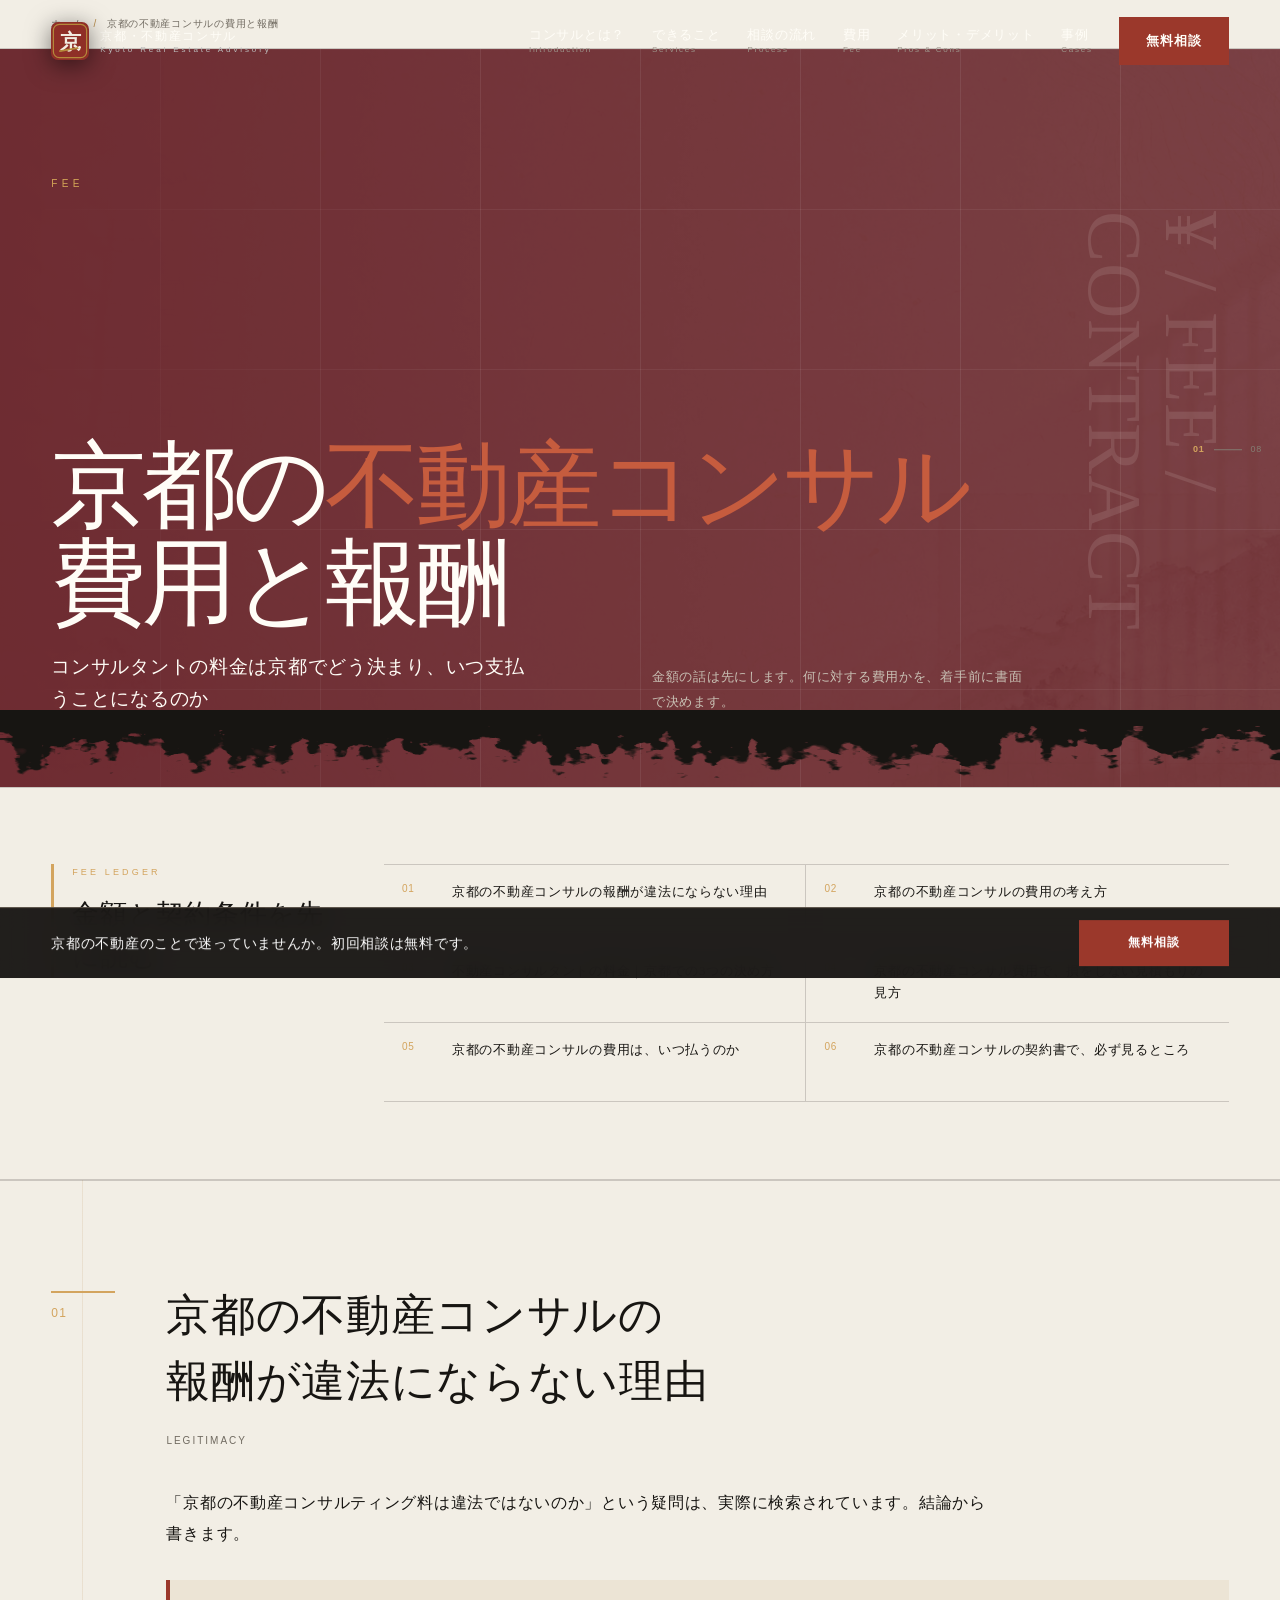
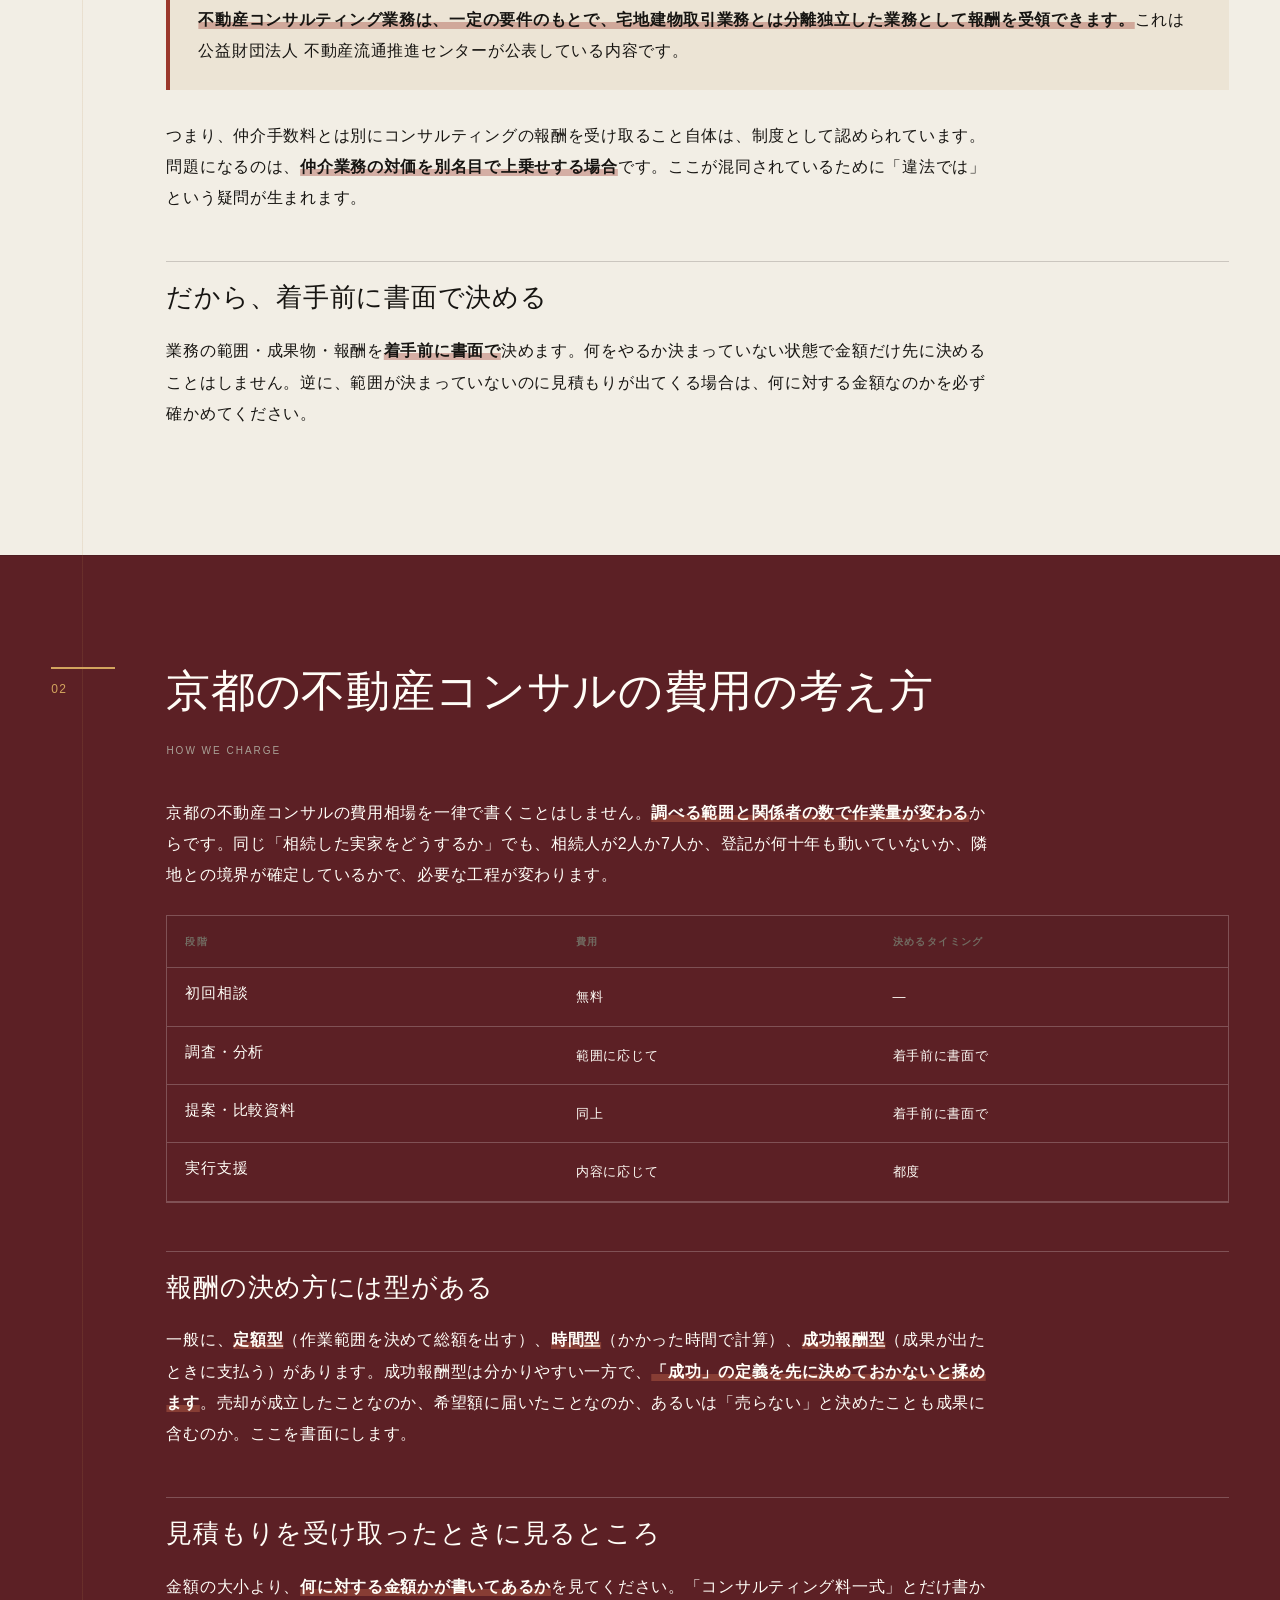
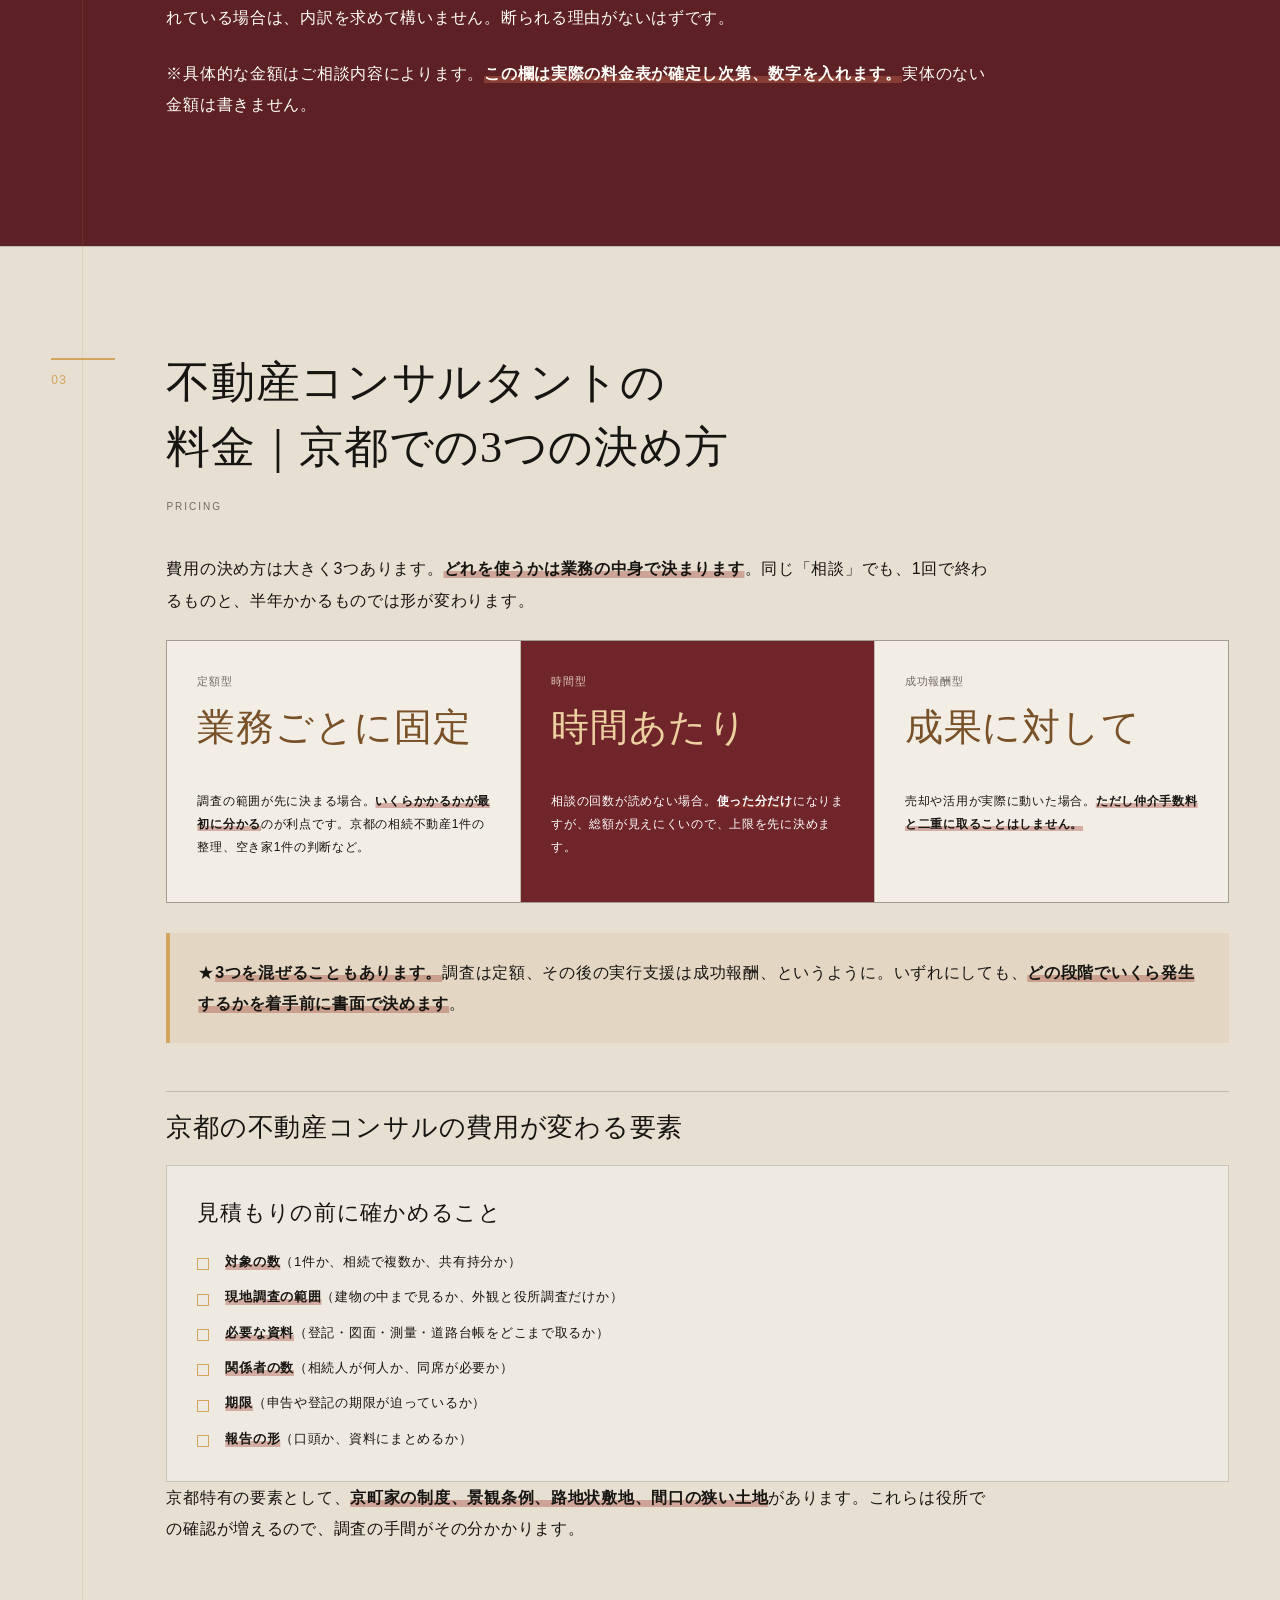
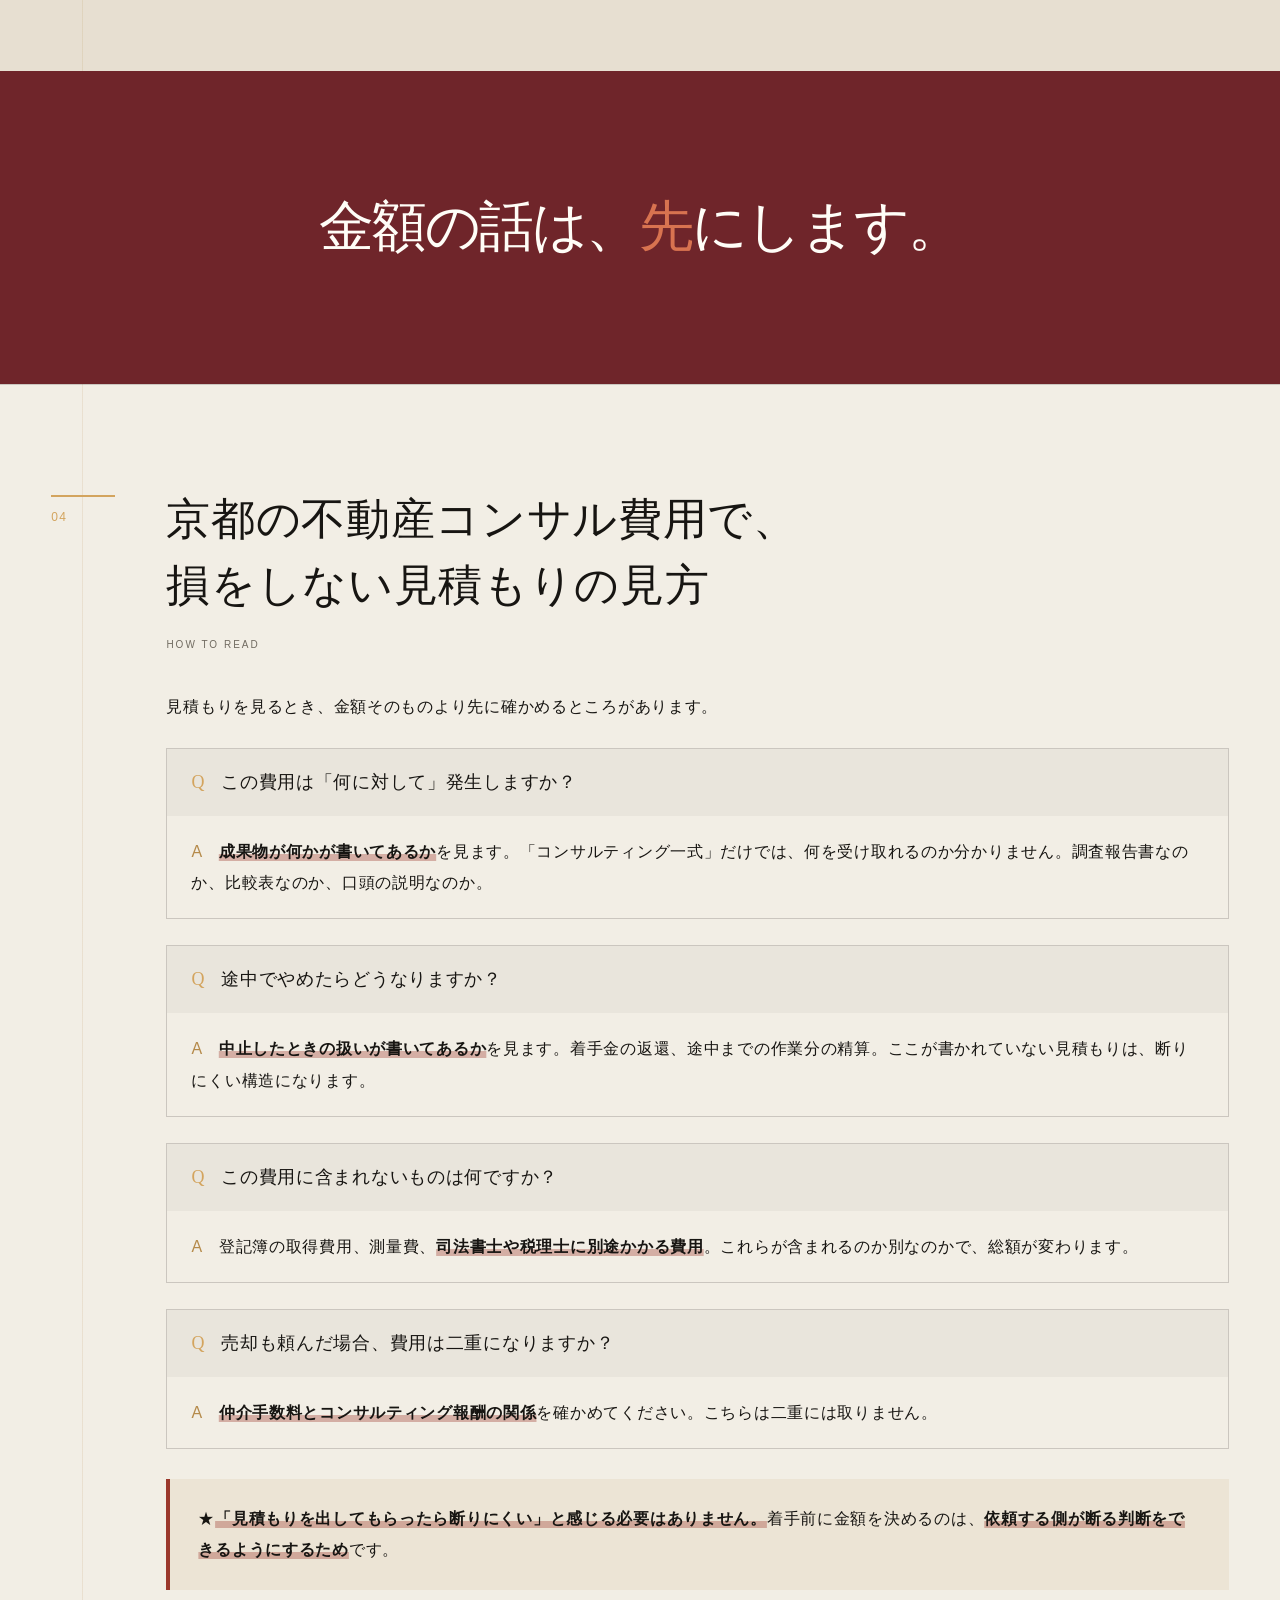
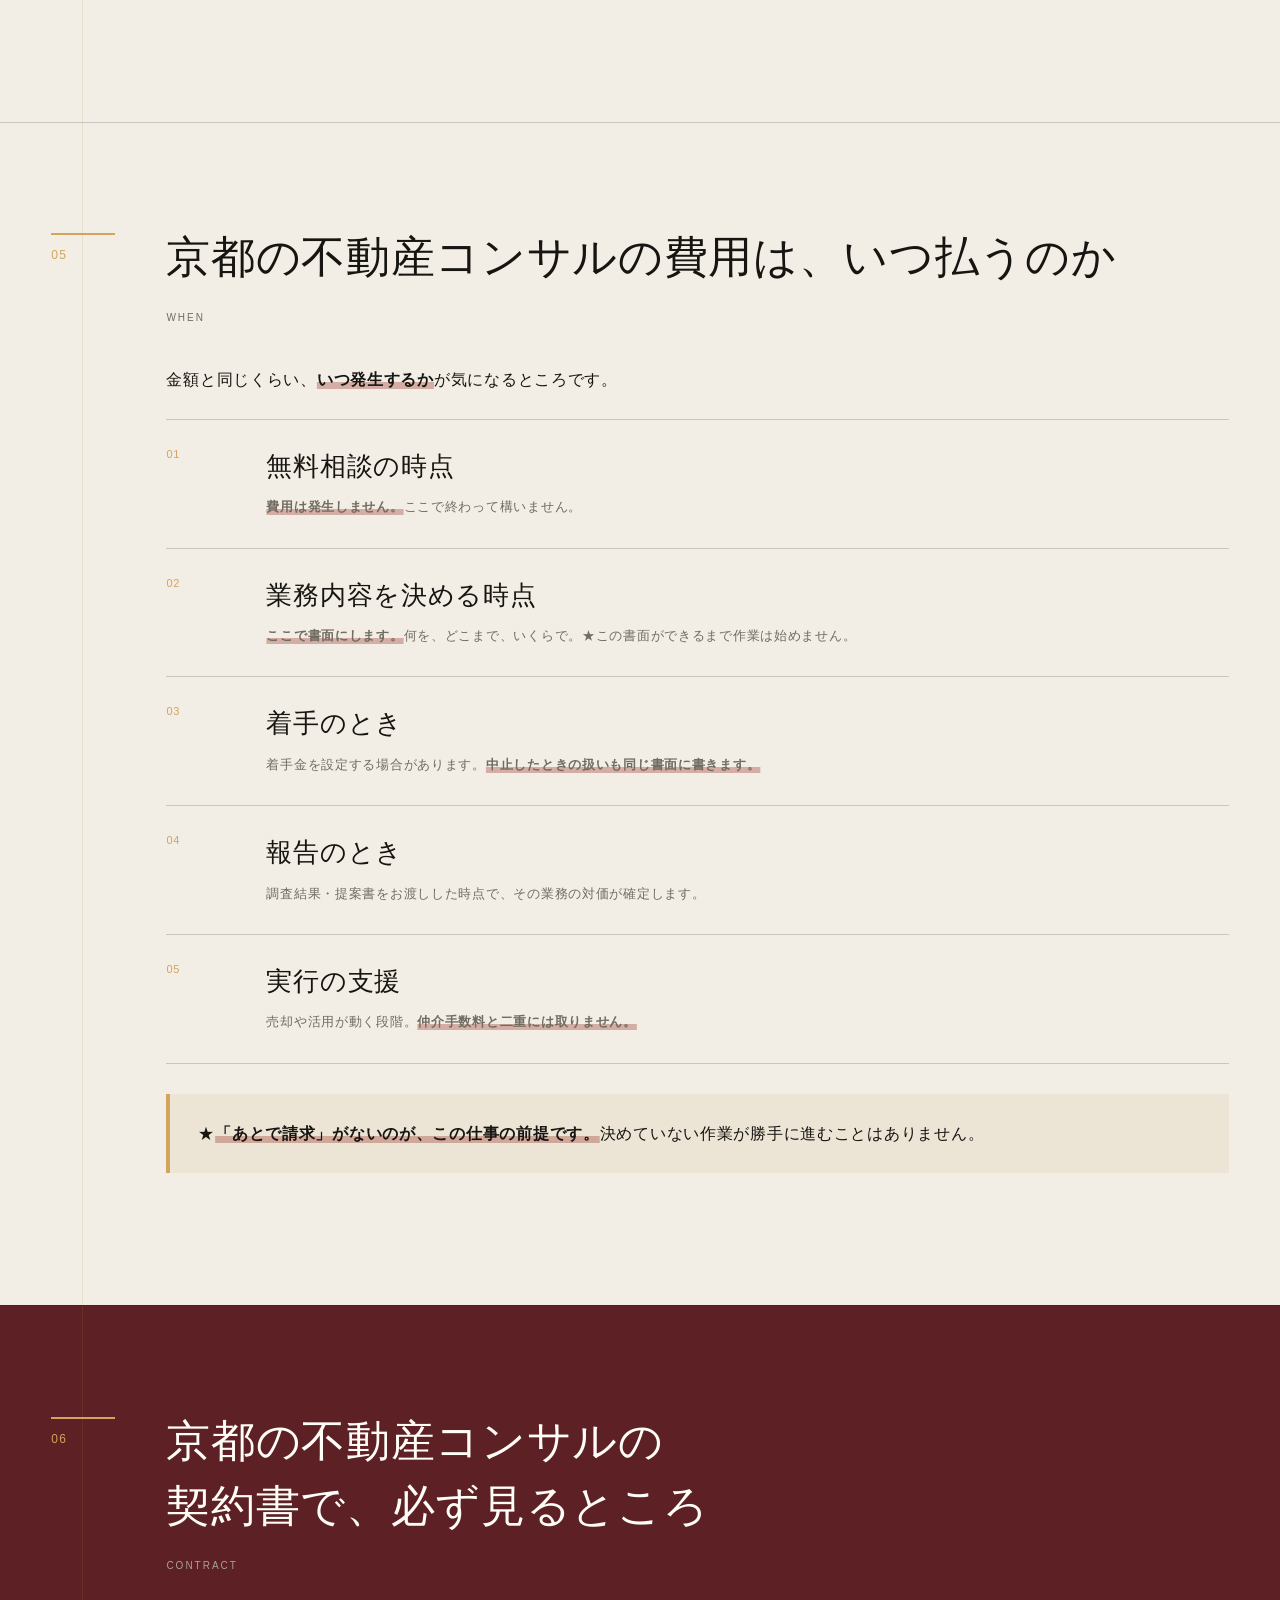
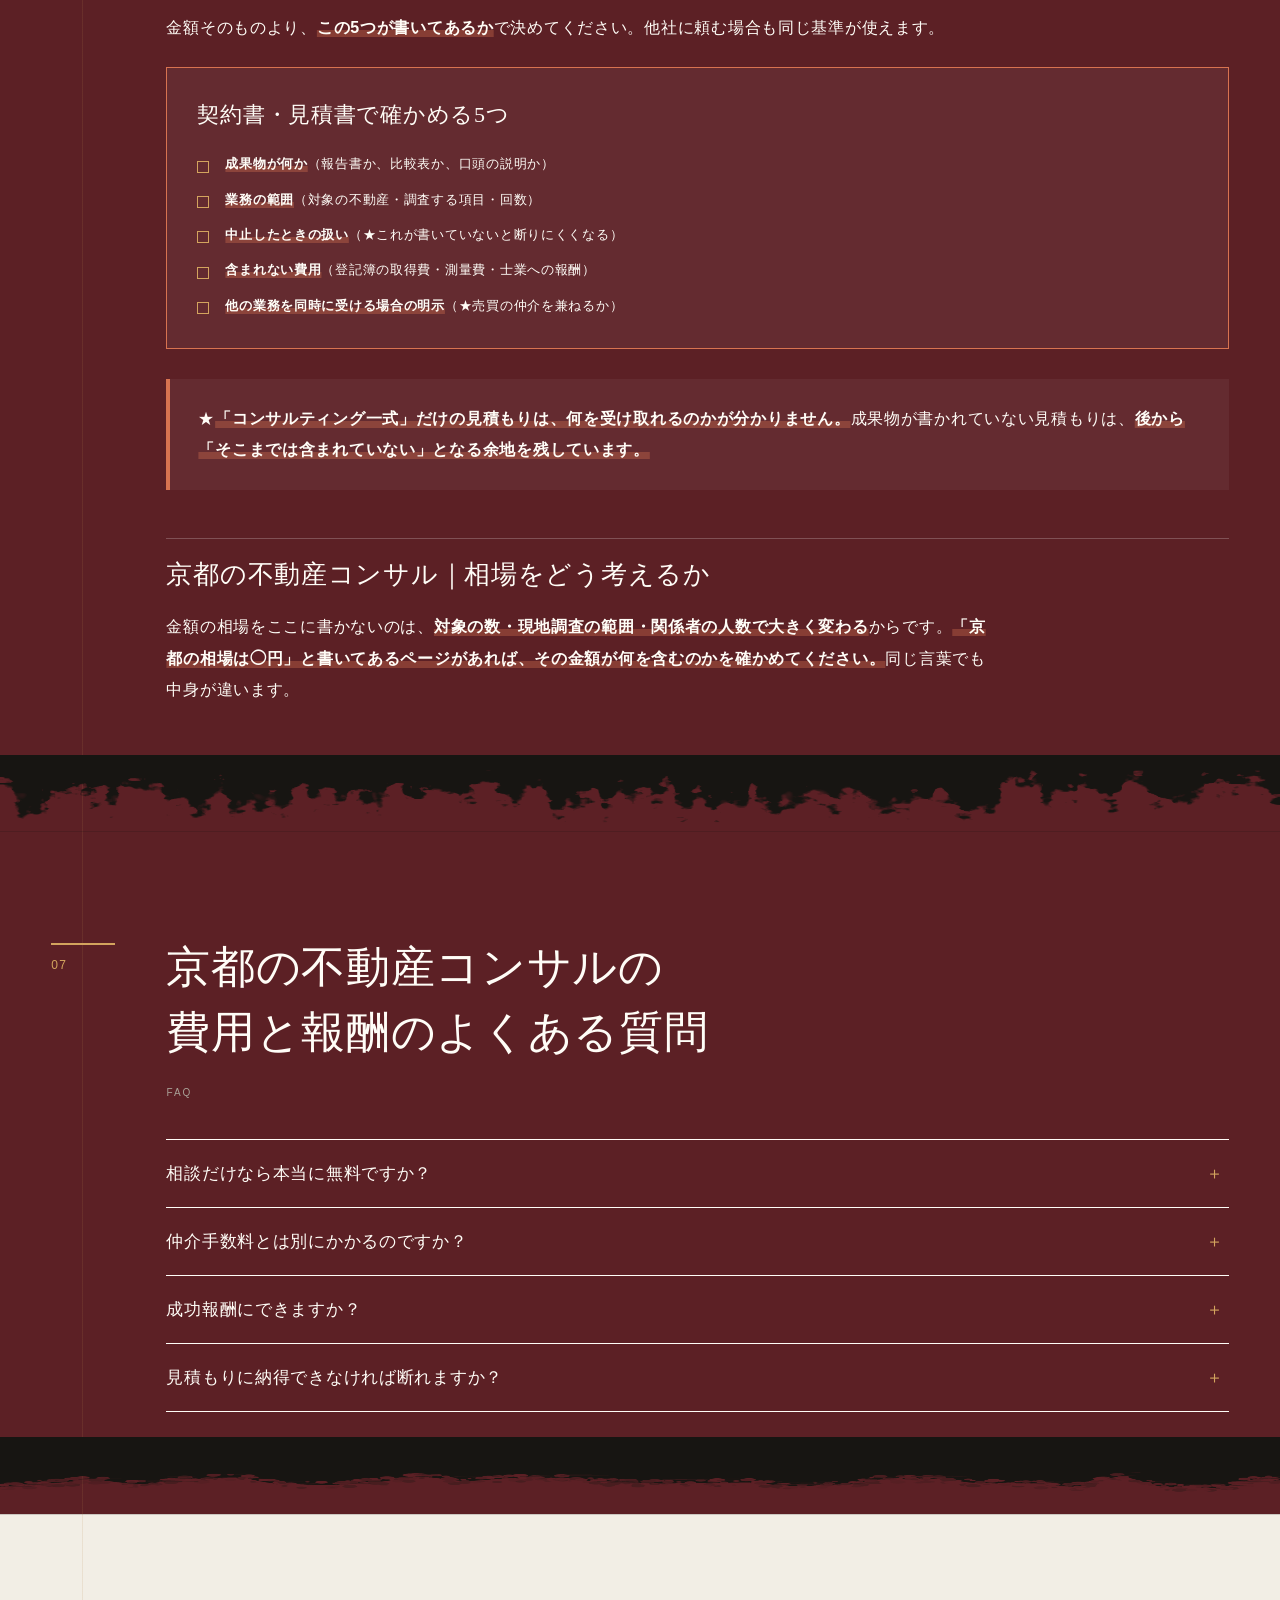
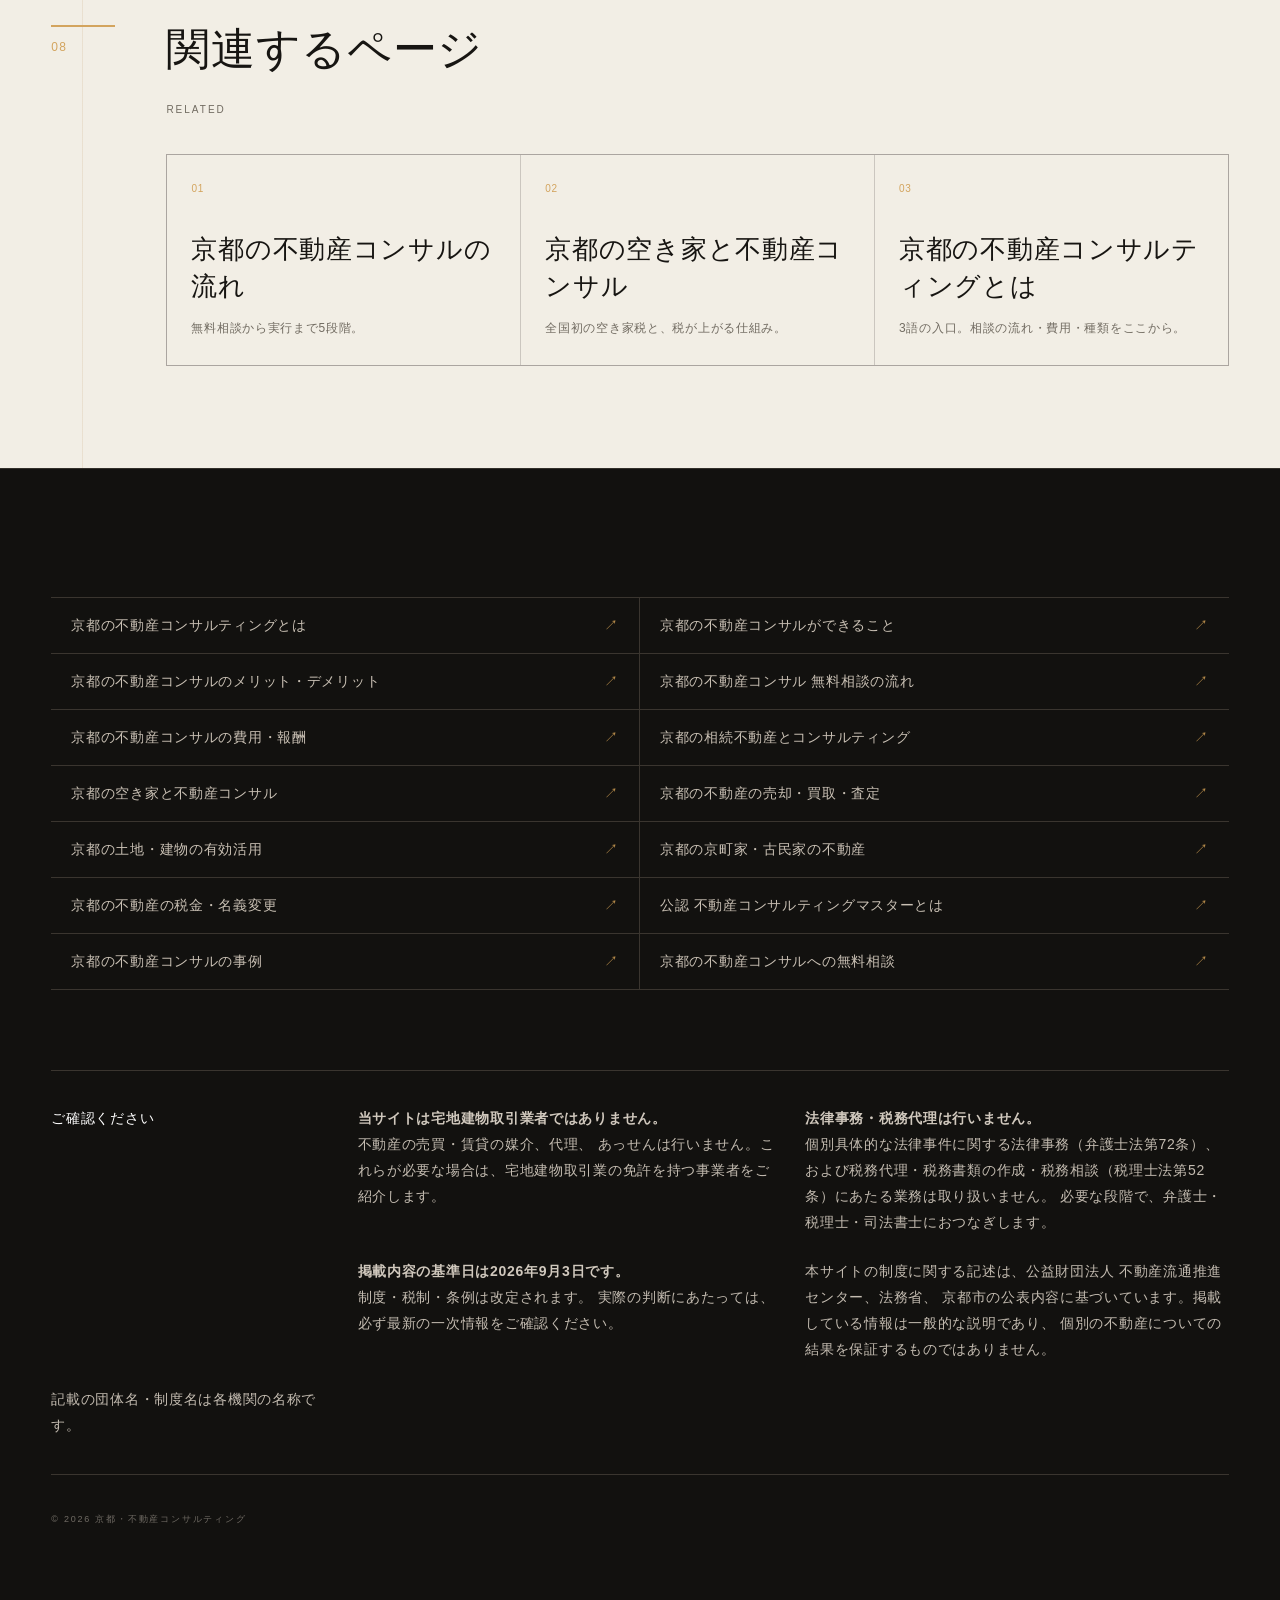
<file: fee/index.html>
<!doctype html>
<html lang="ja">
<head>
<meta charset="utf-8">
<meta name="viewport" content="width=device-width, initial-scale=1">
<title>コンサルタントの料金は京都でどう決まり、いつ支払うことになるのか</title>
<meta name="description" content="京都で不動産コンサルタントに頼むといくらかかるか。初回相談は無料で、定額型・時間型・成功報酬型のどれを使うかは業務の中身で決まります。宅建業務と分離独立した報酬が認められている根拠、対象の数や現地調査の範囲で費用が変わる理由、見積もりで確かめるべき4点を、着手前に書面で決める理由と一緒に、順を追って書いています。">
<link rel="canonical" href="https://akatsuki-5648.github.io/kyoto-fudosan-consult/fee/">
<meta name="robots" content="noindex,nofollow"><!-- ★未公開。公開時に外す -->
<meta property="og:type" content="article">
<meta property="og:title" content="コンサルタントの料金は京都でどう決まり、いつ支払うことになるのか">
<meta property="og:description" content="京都で不動産コンサルタントに頼むといくらかかるか。初回相談は無料で、定額型・時間型・成功報酬型のどれを使うかは業務の中身で決まります。宅建業務と分離独立した報酬が認められている根拠、対象の数や現地調査の範囲で費用が変わる理由、見積もりで確かめるべき4点を、着手前に書面で決める理由と一緒に、順を追って書いています。">
<meta property="og:url" content="https://akatsuki-5648.github.io/kyoto-fudosan-consult/fee/">
<meta property="og:site_name" content="京都の不動産コンサルティング">
<meta property="og:image" content="https://akatsuki-5648.github.io/kyoto-fudosan-consult/img/og_fee-v2.png">
<meta property="og:image:secure_url" content="https://akatsuki-5648.github.io/kyoto-fudosan-consult/img/og_fee-v2.png">
<meta property="og:image:type" content="image/png">
<meta property="og:image:width" content="1200">
<meta property="og:image:height" content="630">
<meta property="og:image:alt" content="コンサルタントの料金は京都でどう決まり、いつ支払うことになるのか｜京都の不動産コンサルティングの案内画像">
<meta property="og:locale" content="ja_JP">
<meta name="twitter:card" content="summary_large_image">
<meta name="twitter:title" content="コンサルタントの料金は京都でどう決まり、いつ支払うことになるのか">
<meta name="twitter:description" content="京都で不動産コンサルタントに頼むといくらかかるか。初回相談は無料で、定額型・時間型・成功報酬型のどれを使うかは業務の中身で決まります。宅建業務と分離独立した報酬が認められている根拠、対象の数や現地調査の範囲で費用が変わる理由、見積もりで確かめるべき4点を、着手前に書面で決める理由と一緒に、順を追って書いています。">
<meta name="twitter:image" content="https://akatsuki-5648.github.io/kyoto-fudosan-consult/img/og_fee-v2.png">
<meta name="twitter:image:alt" content="コンサルタントの料金は京都でどう決まり、いつ支払うことになるのか｜京都の不動産コンサルティングの案内画像">
<meta name="format-detection" content="telephone=no">
<meta name="application-name" content="京都・不動産コンサルティング">
<meta name="apple-mobile-web-app-title" content="京都不動産">
<meta name="theme-color" content="#14110e">
<meta name="msapplication-TileColor" content="#8f2f27">
<meta name="msapplication-config" content="../browserconfig.xml">
<link rel="icon" href="../favicon.ico" sizes="any">
<link rel="icon" href="../icons/favicon.svg" type="image/svg+xml">
<link rel="icon" href="../icons/favicon-32x32.png" type="image/png" sizes="32x32">
<link rel="icon" href="../icons/favicon-16x16.png" type="image/png" sizes="16x16">
<link rel="apple-touch-icon" href="../icons/apple-touch-icon.png" sizes="180x180">
<link rel="mask-icon" href="../icons/safari-pinned-tab.svg" color="#8f2f27">
<link rel="manifest" href="../site.webmanifest">
<link rel="preload" as="image" href="../img/kyoto-consult-hero-v1.webp" fetchpriority="high">
<link rel="stylesheet" href="../css/base.css?v=a2ab643b3f">
<link rel="stylesheet" href="../css/layouts.css?v=2575b79964">
<link rel="stylesheet" href="../css/pages.css?v=bf270d7a61">
<link rel="stylesheet" href="../css/polish.css?v=f5eed3057f">
<script type="application/ld+json">{"@context":"https://schema.org","@graph":[{"@type":"WebSite","@id":"https://akatsuki-5648.github.io/kyoto-fudosan-consult/#website","url":"https://akatsuki-5648.github.io/kyoto-fudosan-consult/","name":"京都の不動産コンサルティング","inLanguage":"ja","thumbnailUrl":"https://akatsuki-5648.github.io/kyoto-fudosan-consult/img/og_top-v2.png"},{"@type":"ProfessionalService","@id":"https://akatsuki-5648.github.io/kyoto-fudosan-consult/#biz","name":"京都の不動産コンサルティング","url":"https://akatsuki-5648.github.io/kyoto-fudosan-consult/","logo":"https://akatsuki-5648.github.io/kyoto-fudosan-consult/icons/icon-512.png","image":"https://akatsuki-5648.github.io/kyoto-fudosan-consult/img/og_top-v2.png","areaServed":{"@type":"AdministrativeArea","name":"京都府"},"knowsAbout":["不動産コンサルティング","相続","空き家","京町家","不動産の売却","土地活用","不動産の税金"],"description":"京都の不動産について、売る・貸す・活かす・遺すの前に、利害のない立場で選択肢を整理する不動産コンサルティング。"},{"@type":"BreadcrumbList","@id":"https://akatsuki-5648.github.io/kyoto-fudosan-consult/fee/#crumb","itemListElement":[{"@type":"ListItem","position":1,"name":"ホーム","item":"https://akatsuki-5648.github.io/kyoto-fudosan-consult/"},{"@type":"ListItem","position":2,"name":"京都の不動産コンサルの費用と報酬","item":"https://akatsuki-5648.github.io/kyoto-fudosan-consult/fee/"}]},{"@type":"Article","@id":"https://akatsuki-5648.github.io/kyoto-fudosan-consult/fee/#page","url":"https://akatsuki-5648.github.io/kyoto-fudosan-consult/fee/","headline":"コンサルタントの料金は京都でどう決まり、いつ支払うことになるのか","description":"京都で不動産コンサルタントに頼むといくらかかるか。初回相談は無料で、定額型・時間型・成功報酬型のどれを使うかは業務の中身で決まります。宅建業務と分離独立した報酬が認められている根拠、対象の数や現地調査の範囲で費用が変わる理由、見積もりで確かめるべき4点を、着手前に書面で決める理由と一緒に、順を追って書いています。","inLanguage":"ja","image":"https://akatsuki-5648.github.io/kyoto-fudosan-consult/img/og_fee-v2.png","isPartOf":{"@id":"https://akatsuki-5648.github.io/kyoto-fudosan-consult/#website"},"breadcrumb":{"@id":"https://akatsuki-5648.github.io/kyoto-fudosan-consult/fee/#crumb"},"about":{"@id":"https://akatsuki-5648.github.io/kyoto-fudosan-consult/#biz"}}]}</script>

</head>
<body class="kfc-page kfc-page--fee" data-page="fee">
<a class="kfc-skip" href="#kfc-main">本文へ移動</a>
<div class="kfc-progress" aria-hidden="true"><i id="kfc-progress-bar"></i></div>
<div class="kfc-pre" id="kfc-pre" aria-hidden="true">
  <div class="kfc-pre__in">
    <p class="kfc-pre__t">京都 <i>&times;</i> 不動産 <i>&times;</i> コンサルティング</p>
    <p class="kfc-pre__s">KYOTO REAL ESTATE CONSULTING</p>
  </div>
  <p class="kfc-pre__n"><b id="kfc-pre-n">0</b>%</p>
  <div class="kfc-pre__bar"><i id="kfc-pre-bar"></i></div>
</div>
<header class="kfc-gnav" id="kfc-gnav">
  <div class="kfc-wrap kfc-gnav__in">
    <a class="kfc-gnav__brand" href="../"><img src="../icons/favicon.svg" alt="" width="36" height="36"><span class="kfc-gnav__brand-copy"><b>京都・不動産コンサル</b><span>Kyoto Real Estate Advisory</span></span></a>
    <button class="kfc-burger" id="kfc-burger" aria-label="メニュー" aria-expanded="false"><span></span><span></span><span></span></button>
    <nav class="kfc-gnav__menu" aria-label="主要ナビゲーション">
    <ul class="kfc-gnav__list" id="kfc-gnav-list">
      <li><a class="kfc-gnav__a" href="../">コンサルとは？<small>Introduction</small></a></li>
      <li><a class="kfc-gnav__a" href="../can/">できること<small>Services</small></a>
        <ul class="kfc-gnav__child">
          <li><a href="../souzoku/">京都の相続不動産</a></li>
          <li><a href="../akiya/">京都の空き家</a></li>
          <li><a href="../baikyaku/">京都の不動産の売却・買取</a></li>
          <li><a href="../katsuyou/">京都の土地・建物の活用</a></li>
          <li><a href="../machiya/">京都の京町家・古民家</a></li>
          <li><a href="../tax/">京都の不動産の税金・名義変更</a></li>
        </ul></li>
      <li><a class="kfc-gnav__a" href="../flow/">相談の流れ<small>Process</small></a></li>
      <li><a class="kfc-gnav__a" href="../fee/">費用<small>Fee</small></a></li>
      <li><a class="kfc-gnav__a" href="../merit/">メリット・デメリット<small>Pros & Cons</small></a></li>
      <li><a class="kfc-gnav__a" href="../case/">事例<small>Cases</small></a></li>
      <li class="kfc-gnav__mobile-cta"><a href="../contact/">初回無料相談<small>CONTACT</small></a></li>
    </ul>
    </nav>
    <a class="kfc-gnav__cta" href="../contact/">無料相談</a>
  </div>
</header>
<main id="kfc-main">
<nav class="kfc-crumb" aria-label="パンくず">
  <div class="kfc-wrap">
  <ol>
    <li><a href="/">ホーム</a></li>
    <li aria-current="page">京都の不動産コンサルの費用と報酬</li>
  </ol>
  </div>
</nav>

<section class="kfc-phero">
  <div class="kfc-phero__bg"></div>
  <div class="kfc-phero__plan" aria-hidden="true"></div>
  <div class="kfc-wrap">
    <p class="kfc-hero__eyebrow">FEE</p>
    <p class="kfc-phero__name"><span class="kfc-phero__line">京都の<i>不動産コンサル</i></span><br><span class="kfc-phero__line">費用と報酬</span></p>
    <h1 class="kfc-phero__h">コンサルタントの料金は京都でどう決まり、いつ支払うことになるのか</h1>
    <p class="kfc-phero__d">金額の話は先にします。何に対する費用かを、着手前に書面で決めます。</p>
  </div>
</section>
<div class="kfc-cut kfc-cut--sumi kfc-cut--ink" aria-hidden="true"></div>

<nav class="kfc-chapters kfc-chapters--ledger" aria-label="このページの章">
  <div class="kfc-wrap kfc-chapters__in">
    <div class="kfc-chapters__head">
      <p class="kfc-chapters__label">FEE LEDGER</p>
      <p class="kfc-chapters__purpose">金額と契約条件を先に読む</p>
    </div>
    <ol class="kfc-chapters__list">
      <li><a href="#legit"><b>01</b><span>京都の不動産コンサルの報酬が違法にならない理由</span></a></li>
      <li><a href="#howmuch"><b>02</b><span>京都の不動産コンサルの費用の考え方</span></a></li>
      <li><a href="#pricing"><b>03</b><span>不動産コンサルタントの料金｜京都での3つの決め方</span></a></li>
      <li><a href="#howtoread"><b>04</b><span>京都の不動産コンサル費用で、損をしない見積もりの見方</span></a></li>
      <li><a href="#when"><b>05</b><span>京都の不動産コンサルの費用は、いつ払うのか</span></a></li>
      <li><a href="#contract"><b>06</b><span>京都の不動産コンサルの契約書で、必ず見るところ</span></a></li>
    </ol>
  </div>
</nav>
<div class="kfc-layout kfc-layout--ledger" data-layout="ledger">

<section class="kfc-sec " id="legit" data-section-key="legit" data-kfc-section>
  <div class="kfc-wrap">
    <p class="kfc-sec__no">01</p>
    <h2 class="kfc-sec__h">京都の不動産コンサルの報酬が違法にならない理由</h2>
    <p class="kfc-sec__en">Legitimacy</p>
    <div class="kfc-read">
      <p>「京都の不動産コンサルティング料は違法ではないのか」という疑問は、実際に検索されています。結論から書きます。</p>
      <div class="kfc-warn"><p><b>不動産コンサルティング業務は、一定の要件のもとで、宅地建物取引業務とは分離独立した業務として報酬を受領できます。</b>これは公益財団法人 不動産流通推進センターが公表している内容です。</p></div>
      <p>つまり、仲介手数料とは別にコンサルティングの報酬を受け取ること自体は、制度として認められています。問題になるのは、<b>仲介業務の対価を別名目で上乗せする場合</b>です。ここが混同されているために「違法では」という疑問が生まれます。</p>
      <h3 class="kfc-sub">だから、着手前に書面で決める</h3>
      <p>業務の範囲・成果物・報酬を<b>着手前に書面で</b>決めます。何をやるか決まっていない状態で金額だけ先に決めることはしません。逆に、範囲が決まっていないのに見積もりが出てくる場合は、何に対する金額なのかを必ず確かめてください。</p>
    </div>
  </div>
</section>

<section class="kfc-sec kfc-sec--dark" id="howmuch" data-section-key="howmuch" data-kfc-section>
  <div class="kfc-wrap">
    <p class="kfc-sec__no">02</p>
    <h2 class="kfc-sec__h">京都の不動産コンサルの費用の考え方</h2>
    <p class="kfc-sec__en">How we charge</p>
    <div class="kfc-read">
      <p>京都の不動産コンサルの費用相場を一律で書くことはしません。<b>調べる範囲と関係者の数で作業量が変わる</b>からです。同じ「相続した実家をどうするか」でも、相続人が2人か7人か、登記が何十年も動いていないか、隣地との境界が確定しているかで、必要な工程が変わります。</p>
      <div class="kfc-table">
        <table>
          <thead><tr><th>段階</th><th>費用</th><th>決めるタイミング</th></tr></thead>
          <tbody>
            <tr><th>初回相談</th><td>無料</td><td>—</td></tr>
            <tr><th>調査・分析</th><td>範囲に応じて</td><td>着手前に書面で</td></tr>
            <tr><th>提案・比較資料</th><td>同上</td><td>着手前に書面で</td></tr>
            <tr><th>実行支援</th><td>内容に応じて</td><td>都度</td></tr>
          </tbody>
        </table>
      </div>
      <h3 class="kfc-sub">報酬の決め方には型がある</h3>
      <p>一般に、<b>定額型</b>（作業範囲を決めて総額を出す）、<b>時間型</b>（かかった時間で計算）、<b>成功報酬型</b>（成果が出たときに支払う）があります。成功報酬型は分かりやすい一方で、<b>「成功」の定義を先に決めておかないと揉めます</b>。売却が成立したことなのか、希望額に届いたことなのか、あるいは「売らない」と決めたことも成果に含むのか。ここを書面にします。</p>
      <h3 class="kfc-sub">見積もりを受け取ったときに見るところ</h3>
      <p>金額の大小より、<b>何に対する金額かが書いてあるか</b>を見てください。「コンサルティング料一式」とだけ書かれている場合は、内訳を求めて構いません。断られる理由がないはずです。</p>
      <p>※具体的な金額はご相談内容によります。<b>この欄は実際の料金表が確定し次第、数字を入れます。</b>実体のない金額は書きません。</p>
    </div>
  </div>
</section>

<section class="kfc-sec kfc-sec--tint" id="pricing" data-section-key="pricing" data-kfc-section>
  <div class="kfc-wrap">
    <p class="kfc-sec__no">03</p>
    <h2 class="kfc-sec__h">不動産コンサルタントの料金｜京都での3つの決め方</h2>
    <p class="kfc-sec__en">Pricing</p>
    <div class="kfc-read">
      <p>費用の決め方は大きく3つあります。<b>どれを使うかは業務の中身で決まります</b>。同じ「相談」でも、1回で終わるものと、半年かかるものでは形が変わります。</p>
    <div class="kfc-price">
      <div class="kfc-price__i" data-reveal><p class="kfc-price__t">定額型</p><p class="kfc-price__v">業務ごとに固定</p><p class="kfc-price__d">調査の範囲が先に決まる場合。<b>いくらかかるかが最初に分かる</b>のが利点です。京都の相続不動産1件の整理、空き家1件の判断など。</p></div>
      <div class="kfc-price__i" data-reveal data-delay="1"><p class="kfc-price__t">時間型</p><p class="kfc-price__v">時間あたり</p><p class="kfc-price__d">相談の回数が読めない場合。<b>使った分だけ</b>になりますが、総額が見えにくいので、上限を先に決めます。</p></div>
      <div class="kfc-price__i" data-reveal data-delay="2"><p class="kfc-price__t">成功報酬型</p><p class="kfc-price__v">成果に対して</p><p class="kfc-price__d">売却や活用が実際に動いた場合。<b>ただし仲介手数料と二重に取ることはしません。</b></p></div>
    </div>
    <aside class="kfc-note "><p>★<b>3つを混ぜることもあります。</b>調査は定額、その後の実行支援は成功報酬、というように。いずれにしても、<b>どの段階でいくら発生するかを着手前に書面で決めます</b>。</p></aside>
      <h3 class="kfc-sub">京都の不動産コンサルの費用が変わる要素</h3>
    <div class="kfc-check">
      <p class="kfc-check__t">見積もりの前に確かめること</p>
      <ul class="kfc-check__l">
        <li><b>対象の数</b>（1件か、相続で複数か、共有持分か）</li>
        <li><b>現地調査の範囲</b>（建物の中まで見るか、外観と役所調査だけか）</li>
        <li><b>必要な資料</b>（登記・図面・測量・道路台帳をどこまで取るか）</li>
        <li><b>関係者の数</b>（相続人が何人か、同席が必要か）</li>
        <li><b>期限</b>（申告や登記の期限が迫っているか）</li>
        <li><b>報告の形</b>（口頭か、資料にまとめるか）</li>
      </ul>
    </div>
      <p>京都特有の要素として、<b>京町家の制度、景観条例、路地状敷地、間口の狭い土地</b>があります。これらは役所での確認が増えるので、調査の手間がその分かかります。</p>
    </div>
  </div>
</section>

<section class="kfc-lead kfc-lead--wine">
  <div class="kfc-wrap">
        <p class="kfc-lead__t" data-reveal>金額の話は、<em>先</em>にします。</p>
  </div>
</section>

<section class="kfc-sec " id="howtoread" data-section-key="howtoread" data-kfc-section>
  <div class="kfc-wrap">
    <p class="kfc-sec__no">04</p>
    <h2 class="kfc-sec__h">京都の不動産コンサル費用で、損をしない見積もりの見方</h2>
    <p class="kfc-sec__en">How to read</p>
    <div class="kfc-read">
      <p>見積もりを見るとき、金額そのものより先に確かめるところがあります。</p>
    <div class="kfc-qa">
      <p class="kfc-qa__q">この費用は「何に対して」発生しますか？</p>
      <p class="kfc-qa__a"><b>成果物が何かが書いてあるか</b>を見ます。「コンサルティング一式」だけでは、何を受け取れるのか分かりません。調査報告書なのか、比較表なのか、口頭の説明なのか。</p>
    </div>
    <div class="kfc-qa">
      <p class="kfc-qa__q">途中でやめたらどうなりますか？</p>
      <p class="kfc-qa__a"><b>中止したときの扱いが書いてあるか</b>を見ます。着手金の返還、途中までの作業分の精算。ここが書かれていない見積もりは、断りにくい構造になります。</p>
    </div>
    <div class="kfc-qa">
      <p class="kfc-qa__q">この費用に含まれないものは何ですか？</p>
      <p class="kfc-qa__a">登記簿の取得費用、測量費、<b>司法書士や税理士に別途かかる費用</b>。これらが含まれるのか別なのかで、総額が変わります。</p>
    </div>
    <div class="kfc-qa">
      <p class="kfc-qa__q">売却も頼んだ場合、費用は二重になりますか？</p>
      <p class="kfc-qa__a"><b>仲介手数料とコンサルティング報酬の関係</b>を確かめてください。こちらは二重には取りません。</p>
    </div>
    <aside class="kfc-note kfc-note--warn"><p>★<b>「見積もりを出してもらったら断りにくい」と感じる必要はありません。</b>着手前に金額を決めるのは、<b>依頼する側が断る判断をできるようにするため</b>です。</p></aside>
    </div>
  </div>
</section>

<section class="kfc-sec " id="when" data-section-key="when" data-kfc-section>
  <div class="kfc-wrap">
    <p class="kfc-sec__no">05</p>
    <h2 class="kfc-sec__h">京都の不動産コンサルの費用は、いつ払うのか</h2>
    <p class="kfc-sec__en">When</p>
    <div class="kfc-read">
      <p>金額と同じくらい、<b>いつ発生するか</b>が気になるところです。</p>
    <ol class="kfc-step">
      <li class="kfc-step__i"><p class="kfc-step__n">01</p><div><p class="kfc-step__t">無料相談の時点</p><p class="kfc-step__d"><b>費用は発生しません。</b>ここで終わって構いません。</p></div></li>
      <li class="kfc-step__i"><p class="kfc-step__n">02</p><div><p class="kfc-step__t">業務内容を決める時点</p><p class="kfc-step__d"><b>ここで書面にします。</b>何を、どこまで、いくらで。★この書面ができるまで作業は始めません。</p></div></li>
      <li class="kfc-step__i"><p class="kfc-step__n">03</p><div><p class="kfc-step__t">着手のとき</p><p class="kfc-step__d">着手金を設定する場合があります。<b>中止したときの扱いも同じ書面に書きます。</b></p></div></li>
      <li class="kfc-step__i"><p class="kfc-step__n">04</p><div><p class="kfc-step__t">報告のとき</p><p class="kfc-step__d">調査結果・提案書をお渡しした時点で、その業務の対価が確定します。</p></div></li>
      <li class="kfc-step__i"><p class="kfc-step__n">05</p><div><p class="kfc-step__t">実行の支援</p><p class="kfc-step__d">売却や活用が動く段階。<b>仲介手数料と二重には取りません。</b></p></div></li>
    </ol>
    <aside class="kfc-note "><p>★<b>「あとで請求」がないのが、この仕事の前提です。</b>決めていない作業が勝手に進むことはありません。</p></aside>
    </div>
  </div>
</section>

<section class="kfc-sec kfc-sec--dark" id="contract" data-section-key="contract" data-kfc-section>
  <div class="kfc-wrap">
    <p class="kfc-sec__no">06</p>
    <h2 class="kfc-sec__h">京都の不動産コンサルの契約書で、必ず見るところ</h2>
    <p class="kfc-sec__en">Contract</p>
    <div class="kfc-read">
      <p>金額そのものより、<b>この5つが書いてあるか</b>で決めてください。他社に頼む場合も同じ基準が使えます。</p>
    <div class="kfc-check">
      <p class="kfc-check__t">契約書・見積書で確かめる5つ</p>
      <ul class="kfc-check__l">
        <li><b>成果物が何か</b>（報告書か、比較表か、口頭の説明か）</li>
        <li><b>業務の範囲</b>（対象の不動産・調査する項目・回数）</li>
        <li><b>中止したときの扱い</b>（★これが書いていないと断りにくくなる）</li>
        <li><b>含まれない費用</b>（登記簿の取得費・測量費・士業への報酬）</li>
        <li><b>他の業務を同時に受ける場合の明示</b>（★売買の仲介を兼ねるか）</li>
      </ul>
    </div>
      <div class="kfc-warn"><p>★<b>「コンサルティング一式」だけの見積もりは、何を受け取れるのかが分かりません。</b>成果物が書かれていない見積もりは、<b>後から「そこまでは含まれていない」となる余地を残しています。</b></p></div>
      <h3 class="kfc-sub">京都の不動産コンサル｜相場をどう考えるか</h3>
      <p>金額の相場をここに書かないのは、<b>対象の数・現地調査の範囲・関係者の人数で大きく変わる</b>からです。<b>「京都の相場は◯円」と書いてあるページがあれば、その金額が何を含むのかを確かめてください。</b>同じ言葉でも中身が違います。</p>
    </div>
  </div>
</section>
<div class="kfc-cut kfc-cut--sumi kfc-cut--ink" aria-hidden="true"></div>

<section class="kfc-sec kfc-sec--dark" id="faq" data-section-key="faq" data-kfc-section>
  <div class="kfc-wrap">
    <p class="kfc-sec__no">07</p>
    <h2 class="kfc-sec__h">京都の不動産コンサルの費用と報酬のよくある質問</h2>
    <p class="kfc-sec__en">FAQ</p>
    <div class="kfc-read kfc-faq">
      <details><summary>相談だけなら本当に無料ですか？</summary><p>初回のご相談は無料です。そこから調査に進む場合に、範囲と費用を書面で決めてから着手します。</p></details>
      <details><summary>仲介手数料とは別にかかるのですか？</summary><p>コンサルティングと仲介は別の業務です。両方をお願いいただく場合は、それぞれの範囲と報酬を分けて明示します。</p></details>
      <details><summary>成功報酬にできますか？</summary><p>内容によっては可能です。ただし「成功」の定義を先に書面で決めます。ここを曖昧にしたまま進めることはしません。</p></details>
      <details><summary>見積もりに納得できなければ断れますか？</summary><p>断れます。着手前に決めるのはそのためです。</p></details>
    </div>
  </div>
</section>
<div class="kfc-cut kfc-cut--washi kfc-cut--ink" aria-hidden="true"></div>

<section class="kfc-sec " id="related" data-section-key="related" data-kfc-section>
  <div class="kfc-wrap">
    <p class="kfc-sec__no">08</p>
    <h2 class="kfc-sec__h">関連するページ</h2>
    <p class="kfc-sec__en">Related</p>
    <div class="kfc-cards">
      <a class="kfc-card" href="../flow/" data-reveal><p class="kfc-card__n">01</p><p class="kfc-card__t">京都の不動産コンサルの流れ</p><p class="kfc-card__d">無料相談から実行まで5段階。</p></a>
      <a class="kfc-card" href="../akiya/" data-reveal data-delay="1"><p class="kfc-card__n">02</p><p class="kfc-card__t">京都の空き家と不動産コンサル</p><p class="kfc-card__d">全国初の空き家税と、税が上がる仕組み。</p></a>
      <a class="kfc-card" href="../" data-reveal data-delay="2"><p class="kfc-card__n">03</p><p class="kfc-card__t">京都の不動産コンサルティングとは</p><p class="kfc-card__d">3語の入口。相談の流れ・費用・種類をここから。</p></a>
    </div>
  </div>
</section>
</div><!-- /.kfc-layout -->

</main>
<aside class="kfc-rail" id="kfc-rail" aria-label="ページ内の現在位置">
  <p class="kfc-rail__count" aria-hidden="true"><b id="kfc-rail-current">01</b><i></i><span id="kfc-rail-total">01</span></p>
  <ol class="kfc-rail__list" id="kfc-rail-list"></ol>
</aside>
<footer class="kfc-foot">
  <div class="kfc-wrap">
    <ul class="kfc-fnav">
      <li><a href="../">京都の不動産コンサルティングとは</a></li>
      <li><a href="../can/">京都の不動産コンサルができること</a></li>
      <li><a href="../merit/">京都の不動産コンサルのメリット・デメリット</a></li>
      <li><a href="../flow/">京都の不動産コンサル 無料相談の流れ</a></li>
      <li><a href="../fee/">京都の不動産コンサルの費用・報酬</a></li>
      <li><a href="../souzoku/">京都の相続不動産とコンサルティング</a></li>
      <li><a href="../akiya/">京都の空き家と不動産コンサル</a></li>
      <li><a href="../baikyaku/">京都の不動産の売却・買取・査定</a></li>
      <li><a href="../katsuyou/">京都の土地・建物の有効活用</a></li>
      <li><a href="../machiya/">京都の京町家・古民家の不動産</a></li>
      <li><a href="../tax/">京都の不動産の税金・名義変更</a></li>
      <li><a href="../master/">公認 不動産コンサルティングマスターとは</a></li>
      <li><a href="../case/">京都の不動産コンサルの事例</a></li>
      <li><a href="../contact/">京都の不動産コンサルへの無料相談</a></li>
    </ul>
    <div class="kfc-foot__note">
      <p class="kfc-foot__note-t">ご確認ください</p>
      <p><b>当サイトは宅地建物取引業者ではありません。</b>不動産の売買・賃貸の媒介、代理、
      あっせんは行いません。これらが必要な場合は、宅地建物取引業の免許を持つ事業者をご紹介します。</p>
      <p><b>法律事務・税務代理は行いません。</b>個別具体的な法律事件に関する法律事務（弁護士法第72条）、
      および税務代理・税務書類の作成・税務相談（税理士法第52条）にあたる業務は取り扱いません。
      必要な段階で、弁護士・税理士・司法書士におつなぎします。</p>
      <p><b>掲載内容の基準日は2026年9月3日です。</b>制度・税制・条例は改定されます。
      実際の判断にあたっては、必ず最新の一次情報をご確認ください。</p>
      <p>本サイトの制度に関する記述は、公益財団法人 不動産流通推進センター、法務省、
      京都市の公表内容に基づいています。掲載している情報は一般的な説明であり、
      個別の不動産についての結果を保証するものではありません。</p>
      <p>記載の団体名・制度名は各機関の名称です。</p>
    </div>
    <div class="kfc-foot__meta">
      <p>&copy; 2026 京都・不動産コンサルティング</p>
    </div>
  </div>
</footer>

<div class="kfc-stick" id="kfc-stick">
  <div class="kfc-wrap kfc-stick__in">
    <p class="kfc-stick__t">京都の不動産のことで迷っていませんか。初回相談は無料です。</p>
    <a class="kfc-stick__b" href="../contact/">無料相談</a>
  </div>
</div>

<script src="../js/app.js" defer></script>
</body>
</html>
</file>
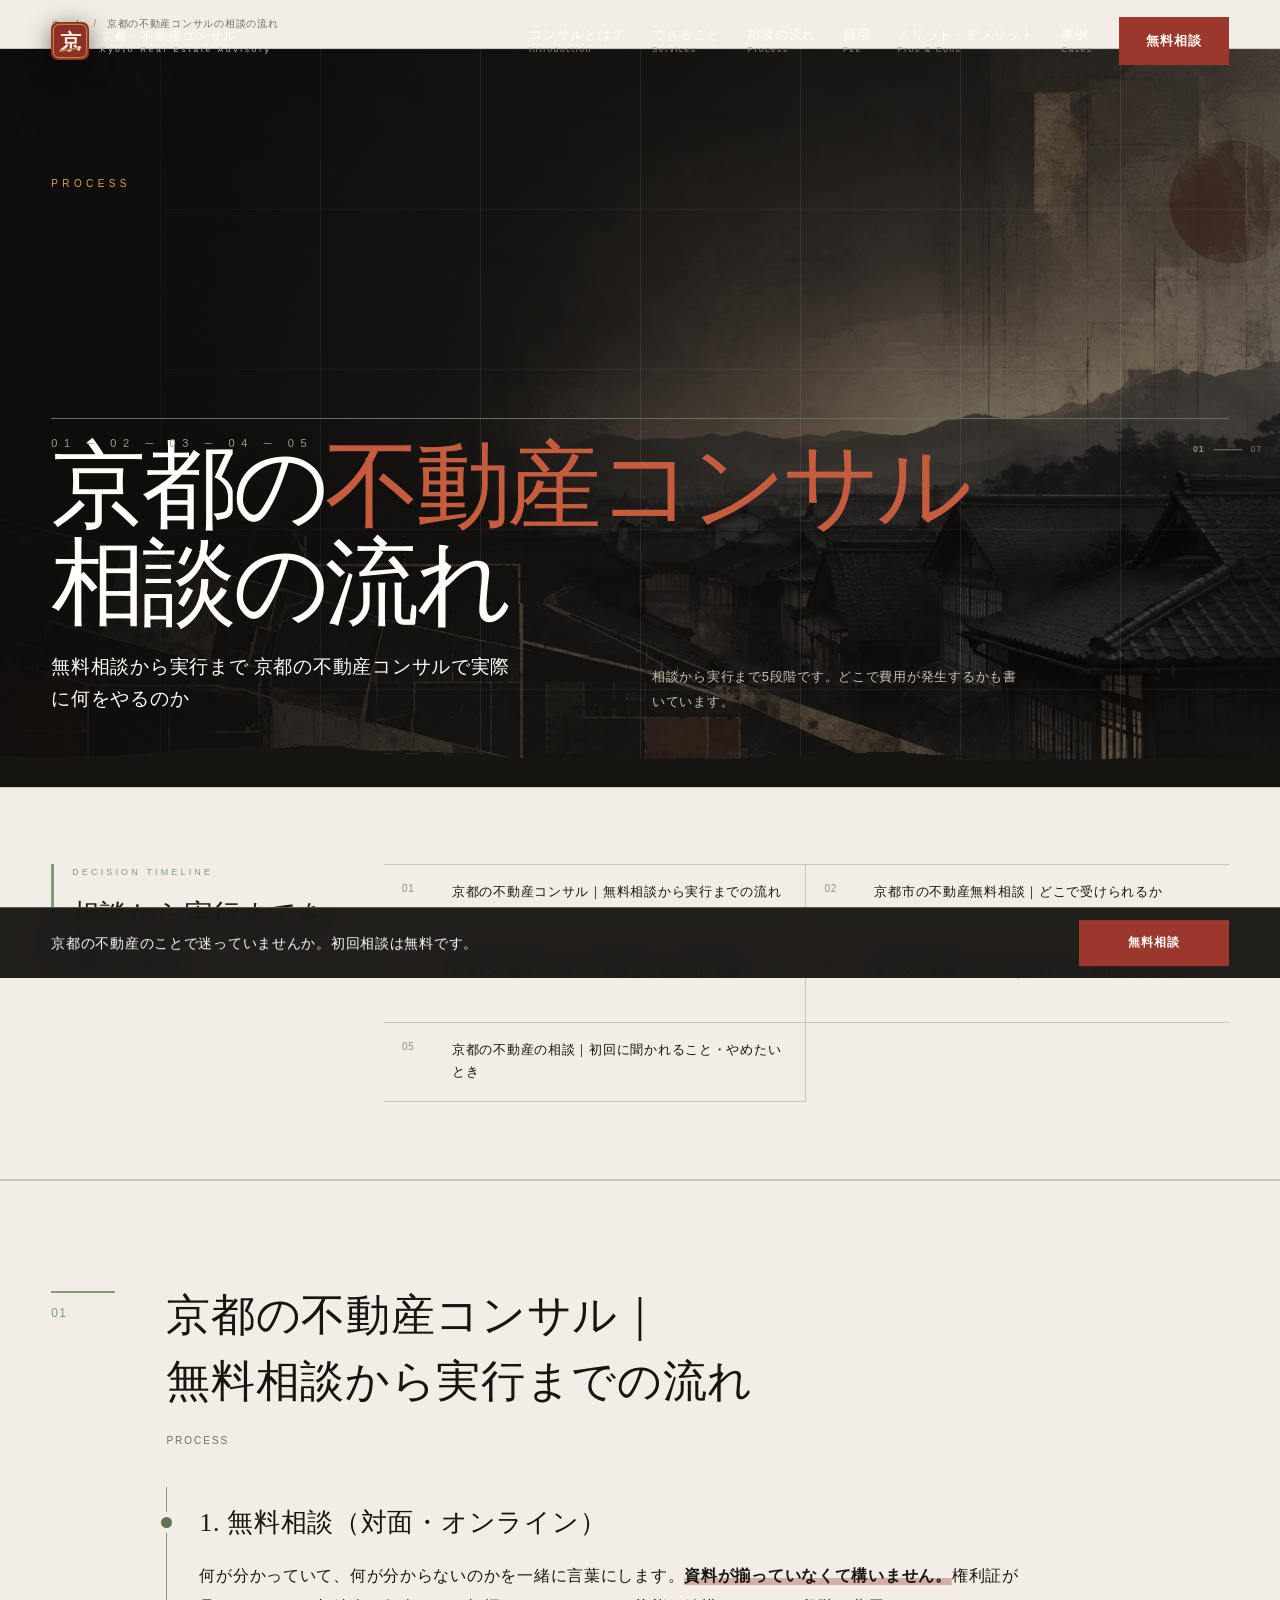
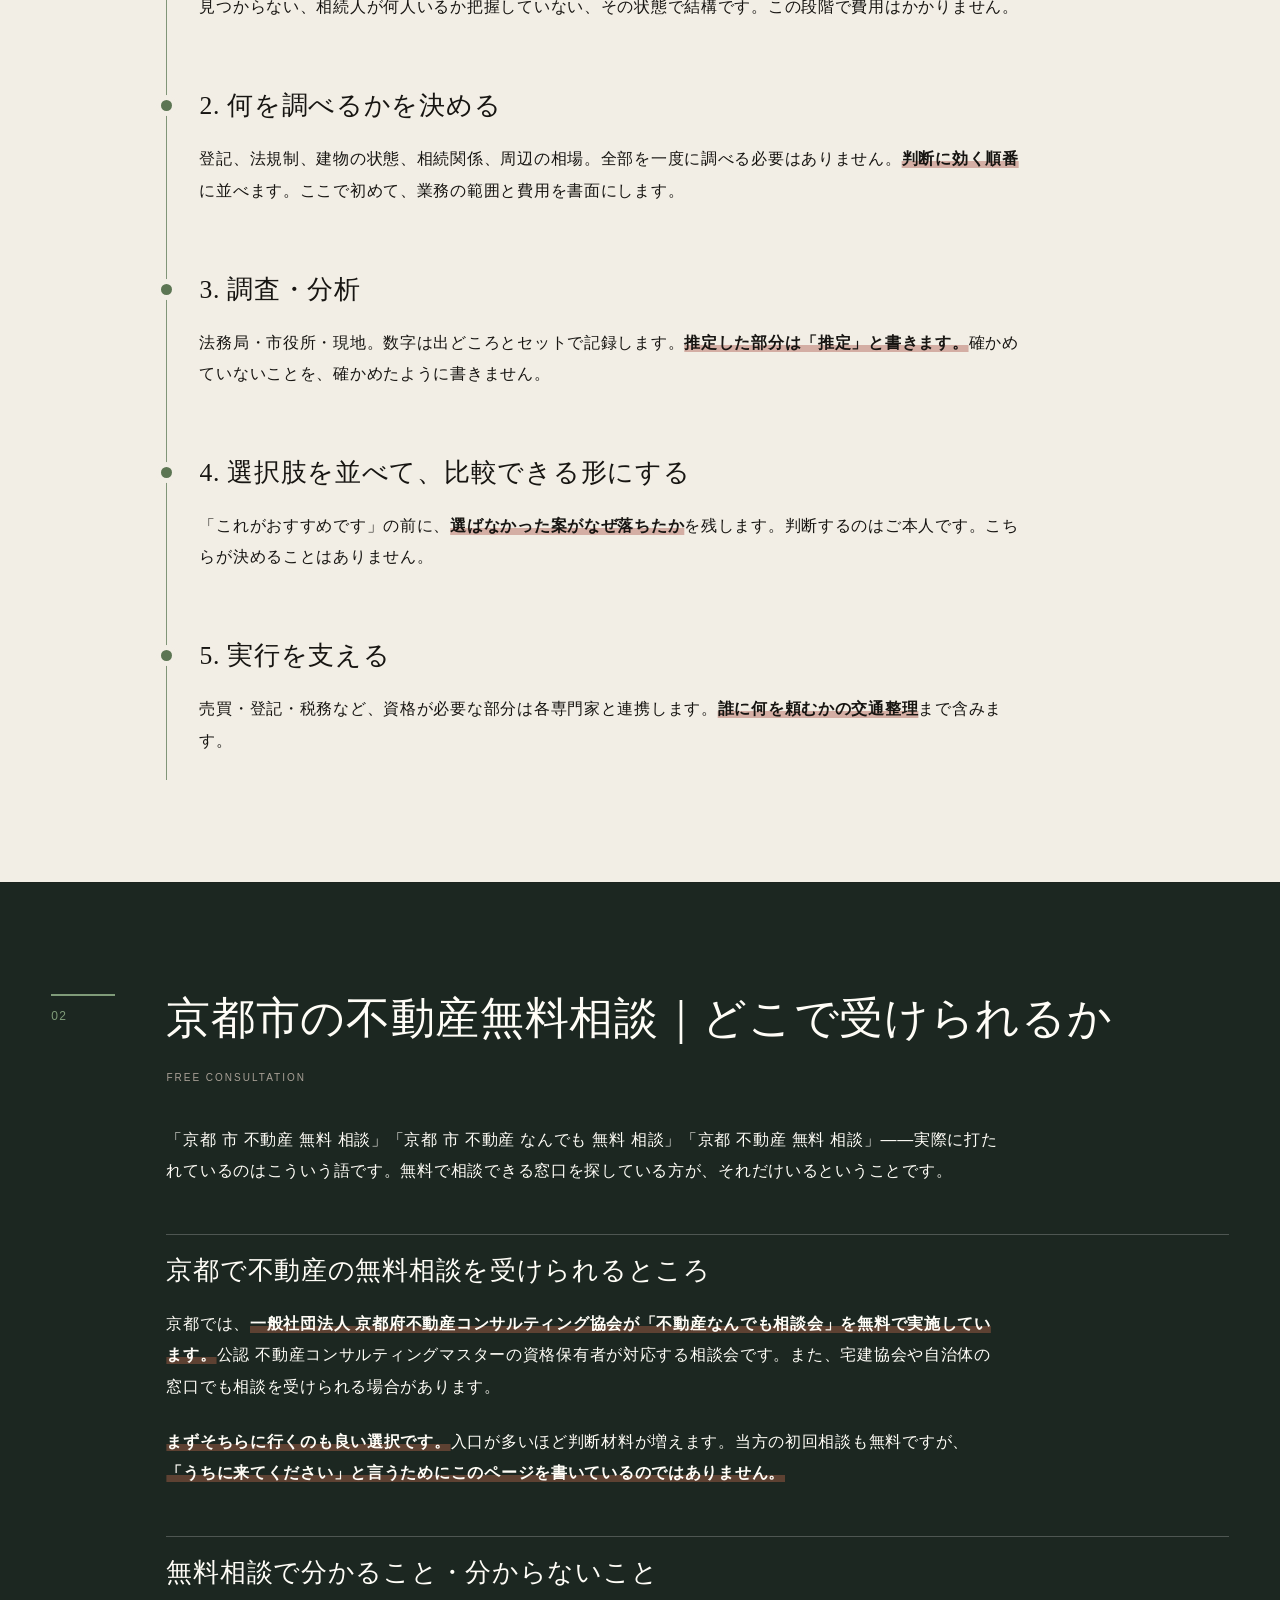
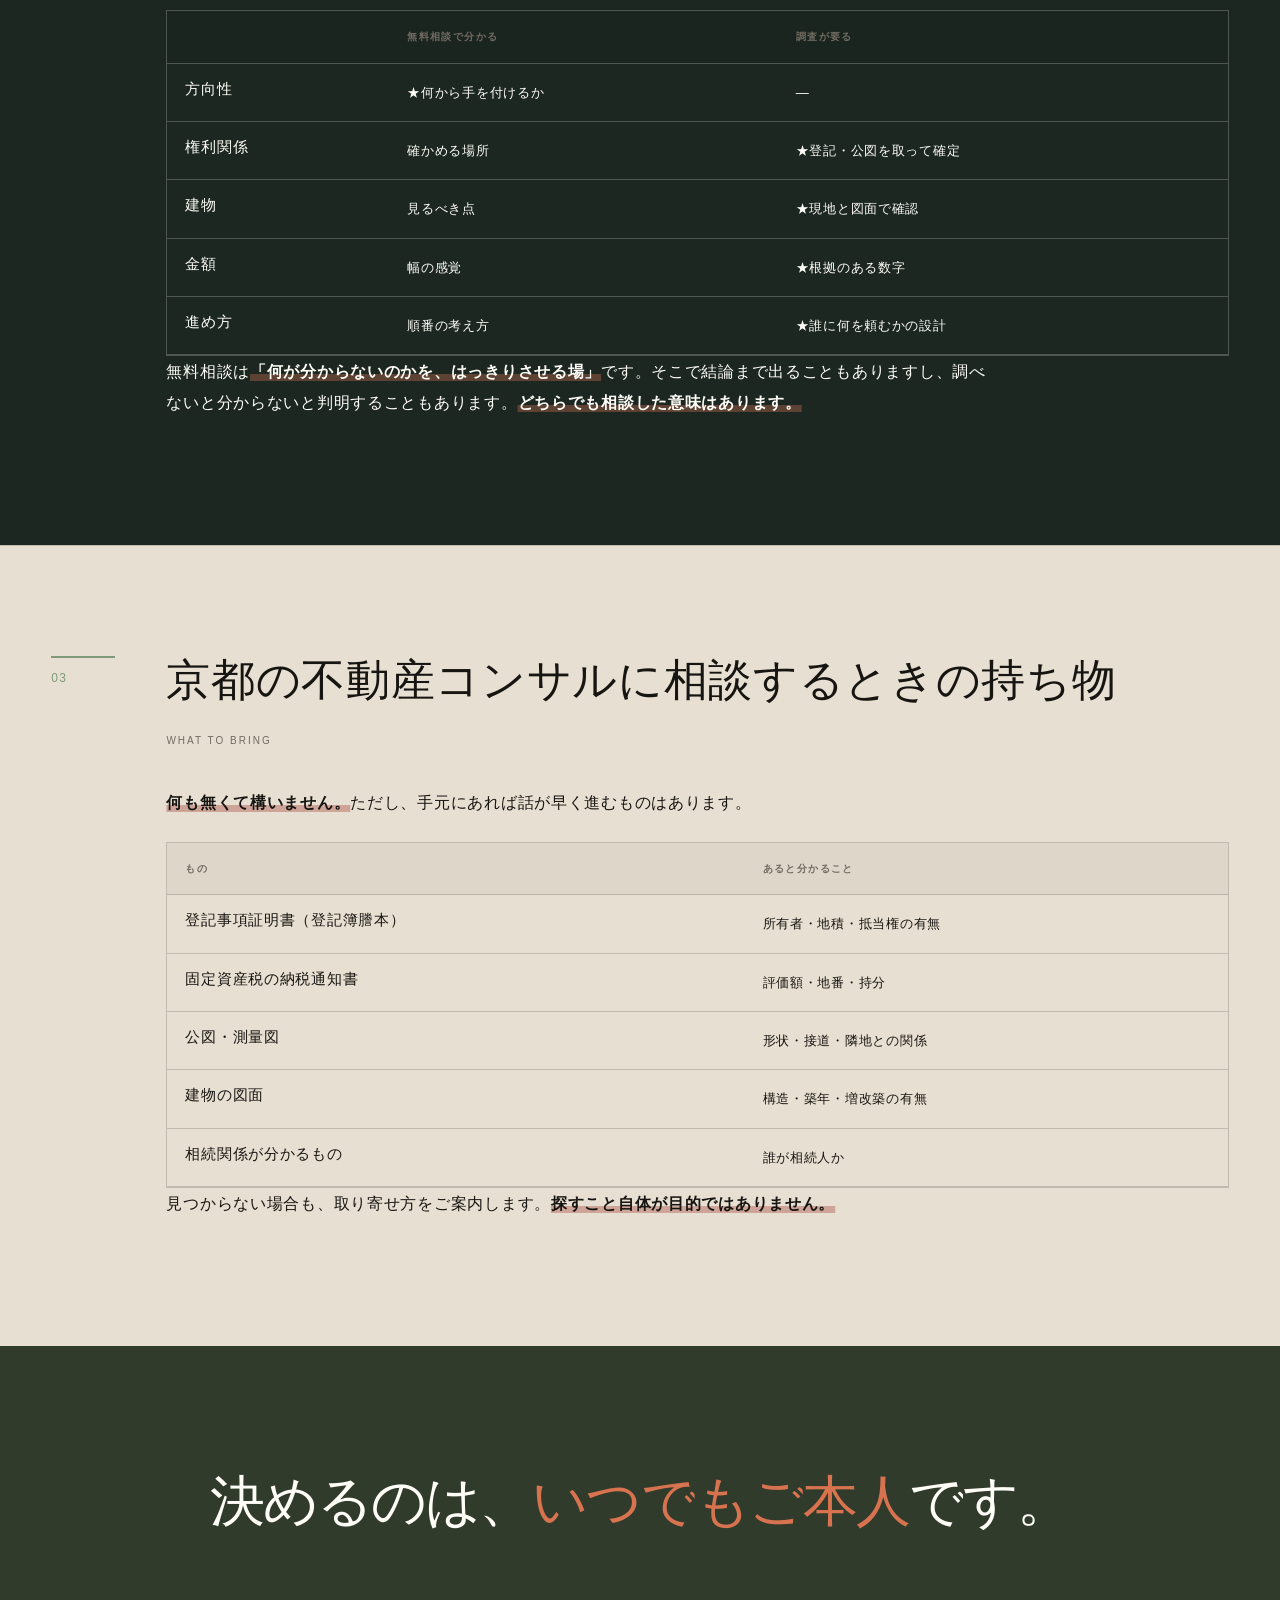
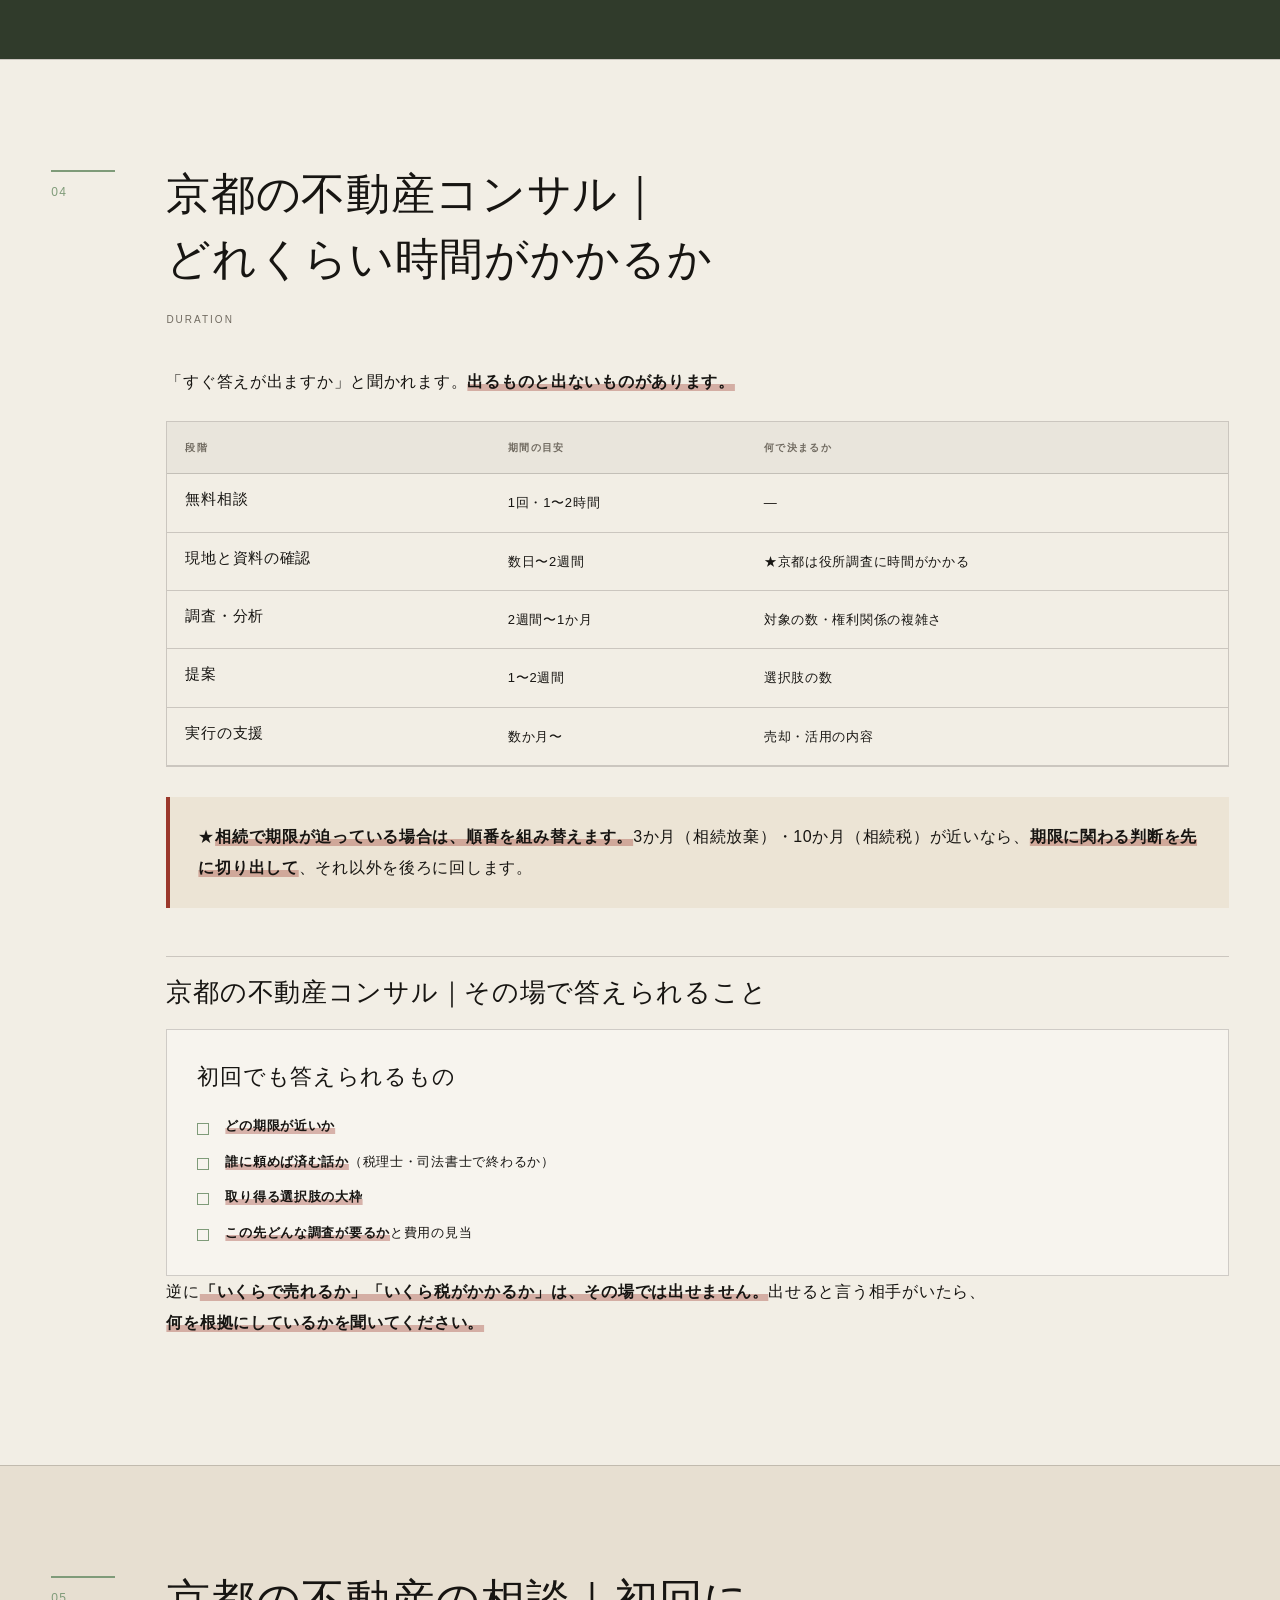
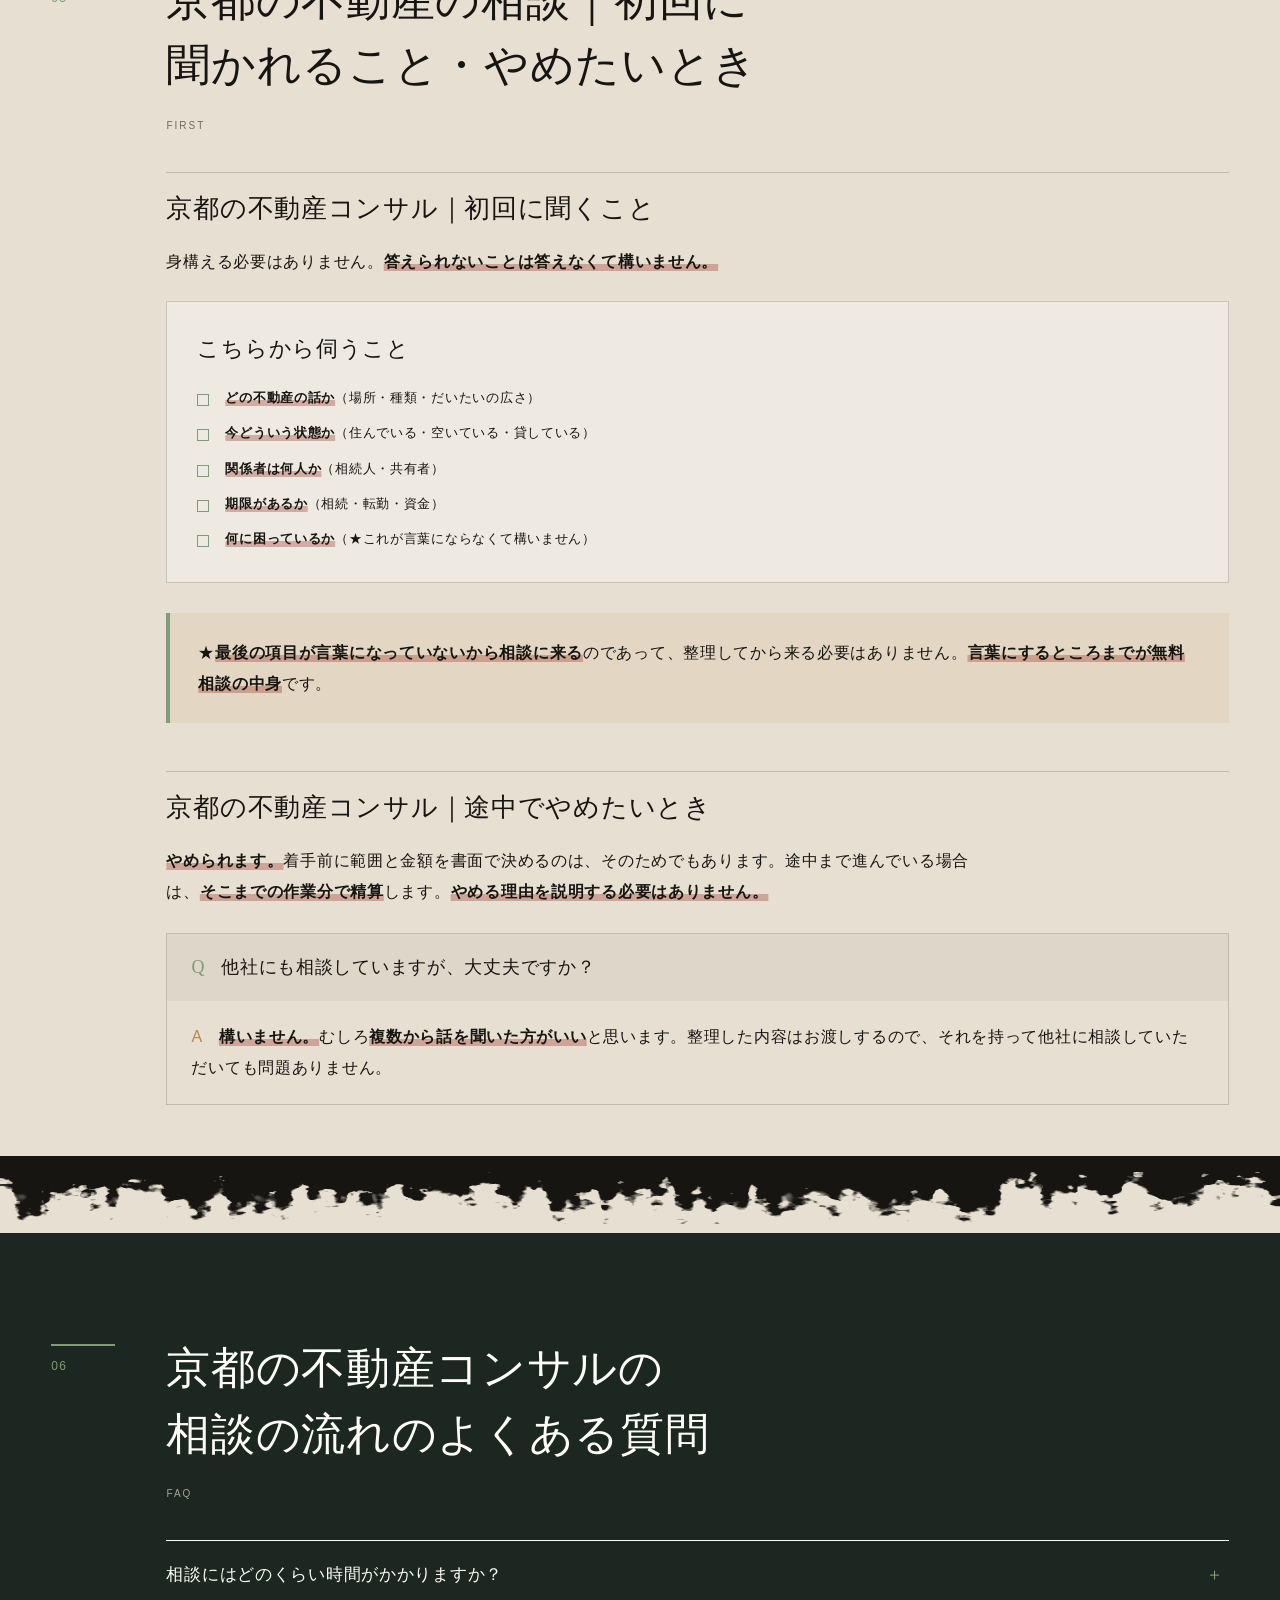
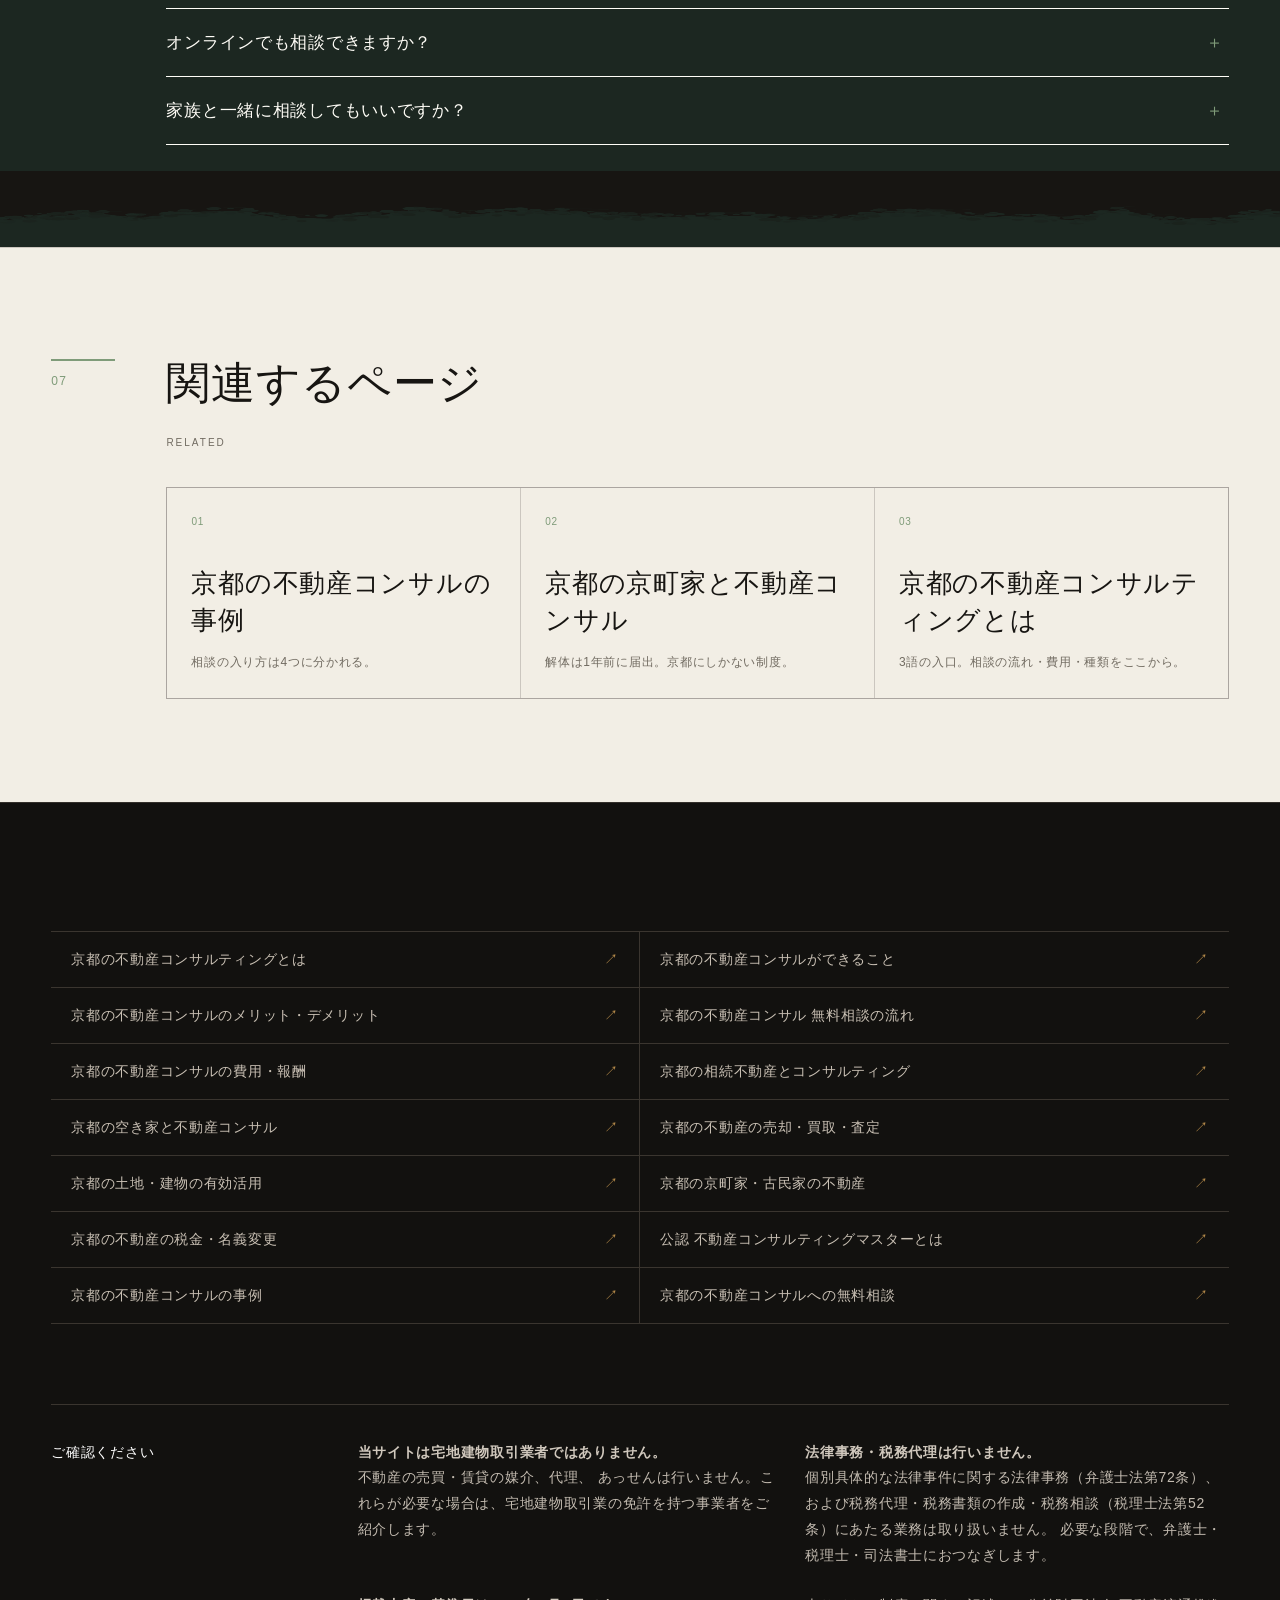
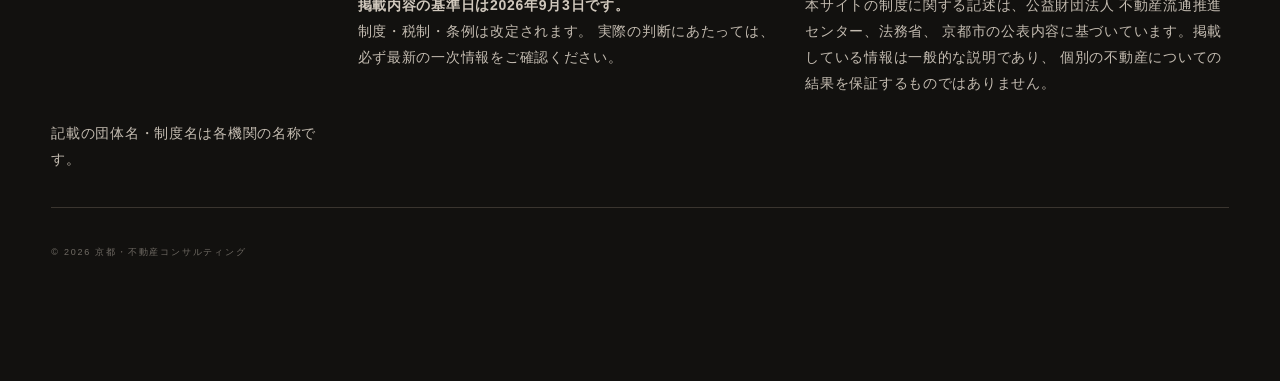
<file: flow/index.html>
<!doctype html>
<html lang="ja">
<head>
<meta charset="utf-8">
<meta name="viewport" content="width=device-width, initial-scale=1">
<title>無料相談から実行まで 京都の不動産コンサルで実際に何をやるのか</title>
<meta name="description" content="京都で不動産の相談をするとき、無料相談・現地と資料の確認・調査分析・提案・実行支援の5段階で進みます。費用が発生するのは2段階目からで、範囲と金額は着手前に書面で決めます。相談時にあると良い持ち物、資料が何も無くても相談できること、途中でやめたいときにどうなるかまで実際の段取りに沿って具体的に書きました。">
<link rel="canonical" href="https://akatsuki-5648.github.io/kyoto-fudosan-consult/flow/">
<meta name="robots" content="noindex,nofollow"><!-- ★未公開。公開時に外す -->
<meta property="og:type" content="article">
<meta property="og:title" content="無料相談から実行まで 京都の不動産コンサルで実際に何をやるのか">
<meta property="og:description" content="京都で不動産の相談をするとき、無料相談・現地と資料の確認・調査分析・提案・実行支援の5段階で進みます。費用が発生するのは2段階目からで、範囲と金額は着手前に書面で決めます。相談時にあると良い持ち物、資料が何も無くても相談できること、途中でやめたいときにどうなるかまで実際の段取りに沿って具体的に書きました。">
<meta property="og:url" content="https://akatsuki-5648.github.io/kyoto-fudosan-consult/flow/">
<meta property="og:site_name" content="京都の不動産コンサルティング">
<meta property="og:image" content="https://akatsuki-5648.github.io/kyoto-fudosan-consult/img/og_flow-v2.png">
<meta property="og:image:secure_url" content="https://akatsuki-5648.github.io/kyoto-fudosan-consult/img/og_flow-v2.png">
<meta property="og:image:type" content="image/png">
<meta property="og:image:width" content="1200">
<meta property="og:image:height" content="630">
<meta property="og:image:alt" content="無料相談から実行まで 京都の不動産コンサルで実際に何をやるのか｜京都の不動産コンサルティングの案内画像">
<meta property="og:locale" content="ja_JP">
<meta name="twitter:card" content="summary_large_image">
<meta name="twitter:title" content="無料相談から実行まで 京都の不動産コンサルで実際に何をやるのか">
<meta name="twitter:description" content="京都で不動産の相談をするとき、無料相談・現地と資料の確認・調査分析・提案・実行支援の5段階で進みます。費用が発生するのは2段階目からで、範囲と金額は着手前に書面で決めます。相談時にあると良い持ち物、資料が何も無くても相談できること、途中でやめたいときにどうなるかまで実際の段取りに沿って具体的に書きました。">
<meta name="twitter:image" content="https://akatsuki-5648.github.io/kyoto-fudosan-consult/img/og_flow-v2.png">
<meta name="twitter:image:alt" content="無料相談から実行まで 京都の不動産コンサルで実際に何をやるのか｜京都の不動産コンサルティングの案内画像">
<meta name="format-detection" content="telephone=no">
<meta name="application-name" content="京都・不動産コンサルティング">
<meta name="apple-mobile-web-app-title" content="京都不動産">
<meta name="theme-color" content="#14110e">
<meta name="msapplication-TileColor" content="#8f2f27">
<meta name="msapplication-config" content="../browserconfig.xml">
<link rel="icon" href="../favicon.ico" sizes="any">
<link rel="icon" href="../icons/favicon.svg" type="image/svg+xml">
<link rel="icon" href="../icons/favicon-32x32.png" type="image/png" sizes="32x32">
<link rel="icon" href="../icons/favicon-16x16.png" type="image/png" sizes="16x16">
<link rel="apple-touch-icon" href="../icons/apple-touch-icon.png" sizes="180x180">
<link rel="mask-icon" href="../icons/safari-pinned-tab.svg" color="#8f2f27">
<link rel="manifest" href="../site.webmanifest">
<link rel="preload" as="image" href="../img/kyoto-consult-hero-v1.webp" fetchpriority="high">
<link rel="stylesheet" href="../css/base.css?v=a2ab643b3f">
<link rel="stylesheet" href="../css/layouts.css?v=2575b79964">
<link rel="stylesheet" href="../css/pages.css?v=bf270d7a61">
<link rel="stylesheet" href="../css/polish.css?v=f5eed3057f">
<script type="application/ld+json">{"@context":"https://schema.org","@graph":[{"@type":"WebSite","@id":"https://akatsuki-5648.github.io/kyoto-fudosan-consult/#website","url":"https://akatsuki-5648.github.io/kyoto-fudosan-consult/","name":"京都の不動産コンサルティング","inLanguage":"ja","thumbnailUrl":"https://akatsuki-5648.github.io/kyoto-fudosan-consult/img/og_top-v2.png"},{"@type":"ProfessionalService","@id":"https://akatsuki-5648.github.io/kyoto-fudosan-consult/#biz","name":"京都の不動産コンサルティング","url":"https://akatsuki-5648.github.io/kyoto-fudosan-consult/","logo":"https://akatsuki-5648.github.io/kyoto-fudosan-consult/icons/icon-512.png","image":"https://akatsuki-5648.github.io/kyoto-fudosan-consult/img/og_top-v2.png","areaServed":{"@type":"AdministrativeArea","name":"京都府"},"knowsAbout":["不動産コンサルティング","相続","空き家","京町家","不動産の売却","土地活用","不動産の税金"],"description":"京都の不動産について、売る・貸す・活かす・遺すの前に、利害のない立場で選択肢を整理する不動産コンサルティング。"},{"@type":"BreadcrumbList","@id":"https://akatsuki-5648.github.io/kyoto-fudosan-consult/flow/#crumb","itemListElement":[{"@type":"ListItem","position":1,"name":"ホーム","item":"https://akatsuki-5648.github.io/kyoto-fudosan-consult/"},{"@type":"ListItem","position":2,"name":"京都の不動産コンサルの相談の流れ","item":"https://akatsuki-5648.github.io/kyoto-fudosan-consult/flow/"}]},{"@type":"Article","@id":"https://akatsuki-5648.github.io/kyoto-fudosan-consult/flow/#page","url":"https://akatsuki-5648.github.io/kyoto-fudosan-consult/flow/","headline":"無料相談から実行まで 京都の不動産コンサルで実際に何をやるのか","description":"京都で不動産の相談をするとき、無料相談・現地と資料の確認・調査分析・提案・実行支援の5段階で進みます。費用が発生するのは2段階目からで、範囲と金額は着手前に書面で決めます。相談時にあると良い持ち物、資料が何も無くても相談できること、途中でやめたいときにどうなるかまで実際の段取りに沿って具体的に書きました。","inLanguage":"ja","image":"https://akatsuki-5648.github.io/kyoto-fudosan-consult/img/og_flow-v2.png","isPartOf":{"@id":"https://akatsuki-5648.github.io/kyoto-fudosan-consult/#website"},"breadcrumb":{"@id":"https://akatsuki-5648.github.io/kyoto-fudosan-consult/flow/#crumb"},"about":{"@id":"https://akatsuki-5648.github.io/kyoto-fudosan-consult/#biz"}}]}</script>

</head>
<body class="kfc-page kfc-page--flow" data-page="flow">
<a class="kfc-skip" href="#kfc-main">本文へ移動</a>
<div class="kfc-progress" aria-hidden="true"><i id="kfc-progress-bar"></i></div>
<div class="kfc-pre" id="kfc-pre" aria-hidden="true">
  <div class="kfc-pre__in">
    <p class="kfc-pre__t">京都 <i>&times;</i> 不動産 <i>&times;</i> コンサルティング</p>
    <p class="kfc-pre__s">KYOTO REAL ESTATE CONSULTING</p>
  </div>
  <p class="kfc-pre__n"><b id="kfc-pre-n">0</b>%</p>
  <div class="kfc-pre__bar"><i id="kfc-pre-bar"></i></div>
</div>
<header class="kfc-gnav" id="kfc-gnav">
  <div class="kfc-wrap kfc-gnav__in">
    <a class="kfc-gnav__brand" href="../"><img src="../icons/favicon.svg" alt="" width="36" height="36"><span class="kfc-gnav__brand-copy"><b>京都・不動産コンサル</b><span>Kyoto Real Estate Advisory</span></span></a>
    <button class="kfc-burger" id="kfc-burger" aria-label="メニュー" aria-expanded="false"><span></span><span></span><span></span></button>
    <nav class="kfc-gnav__menu" aria-label="主要ナビゲーション">
    <ul class="kfc-gnav__list" id="kfc-gnav-list">
      <li><a class="kfc-gnav__a" href="../">コンサルとは？<small>Introduction</small></a></li>
      <li><a class="kfc-gnav__a" href="../can/">できること<small>Services</small></a>
        <ul class="kfc-gnav__child">
          <li><a href="../souzoku/">京都の相続不動産</a></li>
          <li><a href="../akiya/">京都の空き家</a></li>
          <li><a href="../baikyaku/">京都の不動産の売却・買取</a></li>
          <li><a href="../katsuyou/">京都の土地・建物の活用</a></li>
          <li><a href="../machiya/">京都の京町家・古民家</a></li>
          <li><a href="../tax/">京都の不動産の税金・名義変更</a></li>
        </ul></li>
      <li><a class="kfc-gnav__a" href="../flow/">相談の流れ<small>Process</small></a></li>
      <li><a class="kfc-gnav__a" href="../fee/">費用<small>Fee</small></a></li>
      <li><a class="kfc-gnav__a" href="../merit/">メリット・デメリット<small>Pros & Cons</small></a></li>
      <li><a class="kfc-gnav__a" href="../case/">事例<small>Cases</small></a></li>
      <li class="kfc-gnav__mobile-cta"><a href="../contact/">初回無料相談<small>CONTACT</small></a></li>
    </ul>
    </nav>
    <a class="kfc-gnav__cta" href="../contact/">無料相談</a>
  </div>
</header>
<main id="kfc-main">
<nav class="kfc-crumb" aria-label="パンくず">
  <div class="kfc-wrap">
  <ol>
    <li><a href="/">ホーム</a></li>
    <li aria-current="page">京都の不動産コンサルの相談の流れ</li>
  </ol>
  </div>
</nav>

<section class="kfc-phero">
  <div class="kfc-phero__bg"></div>
  <div class="kfc-phero__plan" aria-hidden="true"></div>
  <div class="kfc-wrap">
    <p class="kfc-hero__eyebrow">PROCESS</p>
    <p class="kfc-phero__name"><span class="kfc-phero__line">京都の<i>不動産コンサル</i></span><br><span class="kfc-phero__line">相談の流れ</span></p>
    <h1 class="kfc-phero__h">無料相談から実行まで 京都の不動産コンサルで実際に何をやるのか</h1>
    <p class="kfc-phero__d">相談から実行まで5段階です。どこで費用が発生するかも書いています。</p>
  </div>
</section>
<div class="kfc-cut kfc-cut--chiso kfc-cut--ink" aria-hidden="true"></div>

<nav class="kfc-chapters kfc-chapters--timeline" aria-label="このページの章">
  <div class="kfc-wrap kfc-chapters__in">
    <div class="kfc-chapters__head">
      <p class="kfc-chapters__label">DECISION TIMELINE</p>
      <p class="kfc-chapters__purpose">相談から実行までを順に辿る</p>
    </div>
    <ol class="kfc-chapters__list">
      <li><a href="#steps"><b>01</b><span>京都の不動産コンサル｜無料相談から実行までの流れ</span></a></li>
      <li><a href="#free"><b>02</b><span>京都市の不動産無料相談｜どこで受けられるか</span></a></li>
      <li><a href="#bring"><b>03</b><span>京都の不動産コンサルに相談するときの持ち物</span></a></li>
      <li><a href="#duration"><b>04</b><span>京都の不動産コンサル｜どれくらい時間がかかるか</span></a></li>
      <li><a href="#first"><b>05</b><span>京都の不動産の相談｜初回に聞かれること・やめたいとき</span></a></li>
    </ol>
  </div>
</nav>
<div class="kfc-layout kfc-layout--timeline" data-layout="timeline">

<section class="kfc-sec " id="steps" data-section-key="steps" data-kfc-section>
  <div class="kfc-wrap">
    <p class="kfc-sec__no">01</p>
    <h2 class="kfc-sec__h">京都の不動産コンサル｜無料相談から実行までの流れ</h2>
    <p class="kfc-sec__en">Process</p>
    <div class="kfc-read">
      <h3 class="kfc-sub">1. 無料相談（対面・オンライン）</h3>
      <p>何が分かっていて、何が分からないのかを一緒に言葉にします。<b>資料が揃っていなくて構いません。</b>権利証が見つからない、相続人が何人いるか把握していない、その状態で結構です。この段階で費用はかかりません。</p>
      <h3 class="kfc-sub">2. 何を調べるかを決める</h3>
      <p>登記、法規制、建物の状態、相続関係、周辺の相場。全部を一度に調べる必要はありません。<b>判断に効く順番</b>に並べます。ここで初めて、業務の範囲と費用を書面にします。</p>
      <h3 class="kfc-sub">3. 調査・分析</h3>
      <p>法務局・市役所・現地。数字は出どころとセットで記録します。<b>推定した部分は「推定」と書きます。</b>確かめていないことを、確かめたように書きません。</p>
      <h3 class="kfc-sub">4. 選択肢を並べて、比較できる形にする</h3>
      <p>「これがおすすめです」の前に、<b>選ばなかった案がなぜ落ちたか</b>を残します。判断するのはご本人です。こちらが決めることはありません。</p>
      <h3 class="kfc-sub">5. 実行を支える</h3>
      <p>売買・登記・税務など、資格が必要な部分は各専門家と連携します。<b>誰に何を頼むかの交通整理</b>まで含みます。</p>
    </div>
  </div>
</section>

<section class="kfc-sec kfc-sec--dark" id="free" data-section-key="free" data-kfc-section>
  <div class="kfc-wrap">
    <p class="kfc-sec__no">02</p>
    <h2 class="kfc-sec__h">京都市の不動産無料相談｜どこで受けられるか</h2>
    <p class="kfc-sec__en">Free consultation</p>
    <div class="kfc-read">
      <p>「京都 市 不動産 無料 相談」「京都 市 不動産 なんでも 無料 相談」「京都 不動産 無料 相談」——実際に打たれているのはこういう語です。無料で相談できる窓口を探している方が、それだけいるということです。</p>
      <h3 class="kfc-sub">京都で不動産の無料相談を受けられるところ</h3>
      <p>京都では、<b>一般社団法人 京都府不動産コンサルティング協会が「不動産なんでも相談会」を無料で実施しています。</b>公認 不動産コンサルティングマスターの資格保有者が対応する相談会です。また、宅建協会や自治体の窓口でも相談を受けられる場合があります。</p>
      <p><b>まずそちらに行くのも良い選択です。</b>入口が多いほど判断材料が増えます。当方の初回相談も無料ですが、<b>「うちに来てください」と言うためにこのページを書いているのではありません。</b></p>
      <h3 class="kfc-sub">無料相談で分かること・分からないこと</h3>
      <div class="kfc-table">
        <table>
          <thead><tr><th>　</th><th>無料相談で分かる</th><th>調査が要る</th></tr></thead>
          <tbody>
            <tr><th>方向性</th><td>★何から手を付けるか</td><td>—</td></tr>
            <tr><th>権利関係</th><td>確かめる場所</td><td>★登記・公図を取って確定</td></tr>
            <tr><th>建物</th><td>見るべき点</td><td>★現地と図面で確認</td></tr>
            <tr><th>金額</th><td>幅の感覚</td><td>★根拠のある数字</td></tr>
            <tr><th>進め方</th><td>順番の考え方</td><td>★誰に何を頼むかの設計</td></tr>
          </tbody>
        </table>
      </div>
      <p>無料相談は<b>「何が分からないのかを、はっきりさせる場」</b>です。そこで結論まで出ることもありますし、調べないと分からないと判明することもあります。<b>どちらでも相談した意味はあります。</b></p>
    </div>
  </div>
</section>

<section class="kfc-sec kfc-sec--tint" id="bring" data-section-key="bring" data-kfc-section>
  <div class="kfc-wrap">
    <p class="kfc-sec__no">03</p>
    <h2 class="kfc-sec__h">京都の不動産コンサルに相談するときの持ち物</h2>
    <p class="kfc-sec__en">What to bring</p>
    <div class="kfc-read">
      <p><b>何も無くて構いません。</b>ただし、手元にあれば話が早く進むものはあります。</p>
      <div class="kfc-table">
        <table>
          <thead><tr><th>もの</th><th>あると分かること</th></tr></thead>
          <tbody>
            <tr><th>登記事項証明書（登記簿謄本）</th><td>所有者・地積・抵当権の有無</td></tr>
            <tr><th>固定資産税の納税通知書</th><td>評価額・地番・持分</td></tr>
            <tr><th>公図・測量図</th><td>形状・接道・隣地との関係</td></tr>
            <tr><th>建物の図面</th><td>構造・築年・増改築の有無</td></tr>
            <tr><th>相続関係が分かるもの</th><td>誰が相続人か</td></tr>
          </tbody>
        </table>
      </div>
      <p>見つからない場合も、取り寄せ方をご案内します。<b>探すこと自体が目的ではありません。</b></p>
    </div>
  </div>
</section>

<section class="kfc-lead kfc-lead--moss">
  <div class="kfc-wrap">
        <p class="kfc-lead__t" data-reveal>決めるのは、<em>いつでもご本人</em>です。</p>
  </div>
</section>

<section class="kfc-sec " id="duration" data-section-key="duration" data-kfc-section>
  <div class="kfc-wrap">
    <p class="kfc-sec__no">04</p>
    <h2 class="kfc-sec__h">京都の不動産コンサル｜どれくらい時間がかかるか</h2>
    <p class="kfc-sec__en">Duration</p>
    <div class="kfc-read">
      <p>「すぐ答えが出ますか」と聞かれます。<b>出るものと出ないものがあります。</b></p>
      <div class="kfc-table">
        <table>
          <thead><tr><th>段階</th><th>期間の目安</th><th>何で決まるか</th></tr></thead>
          <tbody>
            <tr><th>無料相談</th><td>1回・1〜2時間</td><td>—</td></tr>
            <tr><th>現地と資料の確認</th><td>数日〜2週間</td><td>★京都は役所調査に時間がかかる</td></tr>
            <tr><th>調査・分析</th><td>2週間〜1か月</td><td>対象の数・権利関係の複雑さ</td></tr>
            <tr><th>提案</th><td>1〜2週間</td><td>選択肢の数</td></tr>
            <tr><th>実行の支援</th><td>数か月〜</td><td>売却・活用の内容</td></tr>
          </tbody>
        </table>
      </div>
      <div class="kfc-warn"><p>★<b>相続で期限が迫っている場合は、順番を組み替えます。</b>3か月（相続放棄）・10か月（相続税）が近いなら、<b>期限に関わる判断を先に切り出して</b>、それ以外を後ろに回します。</p></div>
      <h3 class="kfc-sub">京都の不動産コンサル｜その場で答えられること</h3>
    <div class="kfc-check">
      <p class="kfc-check__t">初回でも答えられるもの</p>
      <ul class="kfc-check__l">
        <li><b>どの期限が近いか</b></li>
        <li><b>誰に頼めば済む話か</b>（税理士・司法書士で終わるか）</li>
        <li><b>取り得る選択肢の大枠</b></li>
        <li><b>この先どんな調査が要るか</b>と費用の見当</li>
      </ul>
    </div>
      <p>逆に<b>「いくらで売れるか」「いくら税がかかるか」は、その場では出せません。</b>出せると言う相手がいたら、<b>何を根拠にしているかを聞いてください。</b></p>
    </div>
  </div>
</section>

<section class="kfc-sec kfc-sec--tint" id="first" data-section-key="first" data-kfc-section>
  <div class="kfc-wrap">
    <p class="kfc-sec__no">05</p>
    <h2 class="kfc-sec__h">京都の不動産の相談｜初回に聞かれること・やめたいとき</h2>
    <p class="kfc-sec__en">First</p>
    <div class="kfc-read">
      <h3 class="kfc-sub">京都の不動産コンサル｜初回に聞くこと</h3>
      <p>身構える必要はありません。<b>答えられないことは答えなくて構いません。</b></p>
    <div class="kfc-check">
      <p class="kfc-check__t">こちらから伺うこと</p>
      <ul class="kfc-check__l">
        <li><b>どの不動産の話か</b>（場所・種類・だいたいの広さ）</li>
        <li><b>今どういう状態か</b>（住んでいる・空いている・貸している）</li>
        <li><b>関係者は何人か</b>（相続人・共有者）</li>
        <li><b>期限があるか</b>（相続・転勤・資金）</li>
        <li><b>何に困っているか</b>（★これが言葉にならなくて構いません）</li>
      </ul>
    </div>
    <aside class="kfc-note "><p>★<b>最後の項目が言葉になっていないから相談に来る</b>のであって、整理してから来る必要はありません。<b>言葉にするところまでが無料相談の中身</b>です。</p></aside>
      <h3 class="kfc-sub">京都の不動産コンサル｜途中でやめたいとき</h3>
      <p><b>やめられます。</b>着手前に範囲と金額を書面で決めるのは、そのためでもあります。途中まで進んでいる場合は、<b>そこまでの作業分で精算</b>します。<b>やめる理由を説明する必要はありません。</b></p>
    <div class="kfc-qa">
      <p class="kfc-qa__q">他社にも相談していますが、大丈夫ですか？</p>
      <p class="kfc-qa__a"><b>構いません。</b>むしろ<b>複数から話を聞いた方がいい</b>と思います。整理した内容はお渡しするので、それを持って他社に相談していただいても問題ありません。</p>
    </div>
    </div>
  </div>
</section>
<div class="kfc-cut kfc-cut--sumi kfc-cut--ink" aria-hidden="true"></div>

<section class="kfc-sec kfc-sec--dark" id="faq" data-section-key="faq" data-kfc-section>
  <div class="kfc-wrap">
    <p class="kfc-sec__no">06</p>
    <h2 class="kfc-sec__h">京都の不動産コンサルの相談の流れのよくある質問</h2>
    <p class="kfc-sec__en">FAQ</p>
    <div class="kfc-read kfc-faq">
      <details><summary>相談にはどのくらい時間がかかりますか？</summary><p>初回はお話を伺う時間です。内容によりますが、無理に急がせることはしません。</p></details>
      <details><summary>オンラインでも相談できますか？</summary><p>可能です。ただし現地を見る必要がある段階では、京都で実際に確かめます。</p></details>
      <details><summary>家族と一緒に相談してもいいですか？</summary><p>むしろ関係者が揃っている方が話が早く進みます。相続では特にそうです。</p></details>
    </div>
  </div>
</section>
<div class="kfc-cut kfc-cut--washi kfc-cut--ink" aria-hidden="true"></div>

<section class="kfc-sec " id="related" data-section-key="related" data-kfc-section>
  <div class="kfc-wrap">
    <p class="kfc-sec__no">07</p>
    <h2 class="kfc-sec__h">関連するページ</h2>
    <p class="kfc-sec__en">Related</p>
    <div class="kfc-cards">
      <a class="kfc-card" href="../case/" data-reveal><p class="kfc-card__n">01</p><p class="kfc-card__t">京都の不動産コンサルの事例</p><p class="kfc-card__d">相談の入り方は4つに分かれる。</p></a>
      <a class="kfc-card" href="../machiya/" data-reveal data-delay="1"><p class="kfc-card__n">02</p><p class="kfc-card__t">京都の京町家と不動産コンサル</p><p class="kfc-card__d">解体は1年前に届出。京都にしかない制度。</p></a>
      <a class="kfc-card" href="../" data-reveal data-delay="2"><p class="kfc-card__n">03</p><p class="kfc-card__t">京都の不動産コンサルティングとは</p><p class="kfc-card__d">3語の入口。相談の流れ・費用・種類をここから。</p></a>
    </div>
  </div>
</section>
</div><!-- /.kfc-layout -->

</main>
<aside class="kfc-rail" id="kfc-rail" aria-label="ページ内の現在位置">
  <p class="kfc-rail__count" aria-hidden="true"><b id="kfc-rail-current">01</b><i></i><span id="kfc-rail-total">01</span></p>
  <ol class="kfc-rail__list" id="kfc-rail-list"></ol>
</aside>
<footer class="kfc-foot">
  <div class="kfc-wrap">
    <ul class="kfc-fnav">
      <li><a href="../">京都の不動産コンサルティングとは</a></li>
      <li><a href="../can/">京都の不動産コンサルができること</a></li>
      <li><a href="../merit/">京都の不動産コンサルのメリット・デメリット</a></li>
      <li><a href="../flow/">京都の不動産コンサル 無料相談の流れ</a></li>
      <li><a href="../fee/">京都の不動産コンサルの費用・報酬</a></li>
      <li><a href="../souzoku/">京都の相続不動産とコンサルティング</a></li>
      <li><a href="../akiya/">京都の空き家と不動産コンサル</a></li>
      <li><a href="../baikyaku/">京都の不動産の売却・買取・査定</a></li>
      <li><a href="../katsuyou/">京都の土地・建物の有効活用</a></li>
      <li><a href="../machiya/">京都の京町家・古民家の不動産</a></li>
      <li><a href="../tax/">京都の不動産の税金・名義変更</a></li>
      <li><a href="../master/">公認 不動産コンサルティングマスターとは</a></li>
      <li><a href="../case/">京都の不動産コンサルの事例</a></li>
      <li><a href="../contact/">京都の不動産コンサルへの無料相談</a></li>
    </ul>
    <div class="kfc-foot__note">
      <p class="kfc-foot__note-t">ご確認ください</p>
      <p><b>当サイトは宅地建物取引業者ではありません。</b>不動産の売買・賃貸の媒介、代理、
      あっせんは行いません。これらが必要な場合は、宅地建物取引業の免許を持つ事業者をご紹介します。</p>
      <p><b>法律事務・税務代理は行いません。</b>個別具体的な法律事件に関する法律事務（弁護士法第72条）、
      および税務代理・税務書類の作成・税務相談（税理士法第52条）にあたる業務は取り扱いません。
      必要な段階で、弁護士・税理士・司法書士におつなぎします。</p>
      <p><b>掲載内容の基準日は2026年9月3日です。</b>制度・税制・条例は改定されます。
      実際の判断にあたっては、必ず最新の一次情報をご確認ください。</p>
      <p>本サイトの制度に関する記述は、公益財団法人 不動産流通推進センター、法務省、
      京都市の公表内容に基づいています。掲載している情報は一般的な説明であり、
      個別の不動産についての結果を保証するものではありません。</p>
      <p>記載の団体名・制度名は各機関の名称です。</p>
    </div>
    <div class="kfc-foot__meta">
      <p>&copy; 2026 京都・不動産コンサルティング</p>
    </div>
  </div>
</footer>

<div class="kfc-stick" id="kfc-stick">
  <div class="kfc-wrap kfc-stick__in">
    <p class="kfc-stick__t">京都の不動産のことで迷っていませんか。初回相談は無料です。</p>
    <a class="kfc-stick__b" href="../contact/">無料相談</a>
  </div>
</div>

<script src="../js/app.js" defer></script>
</body>
</html>
</file>
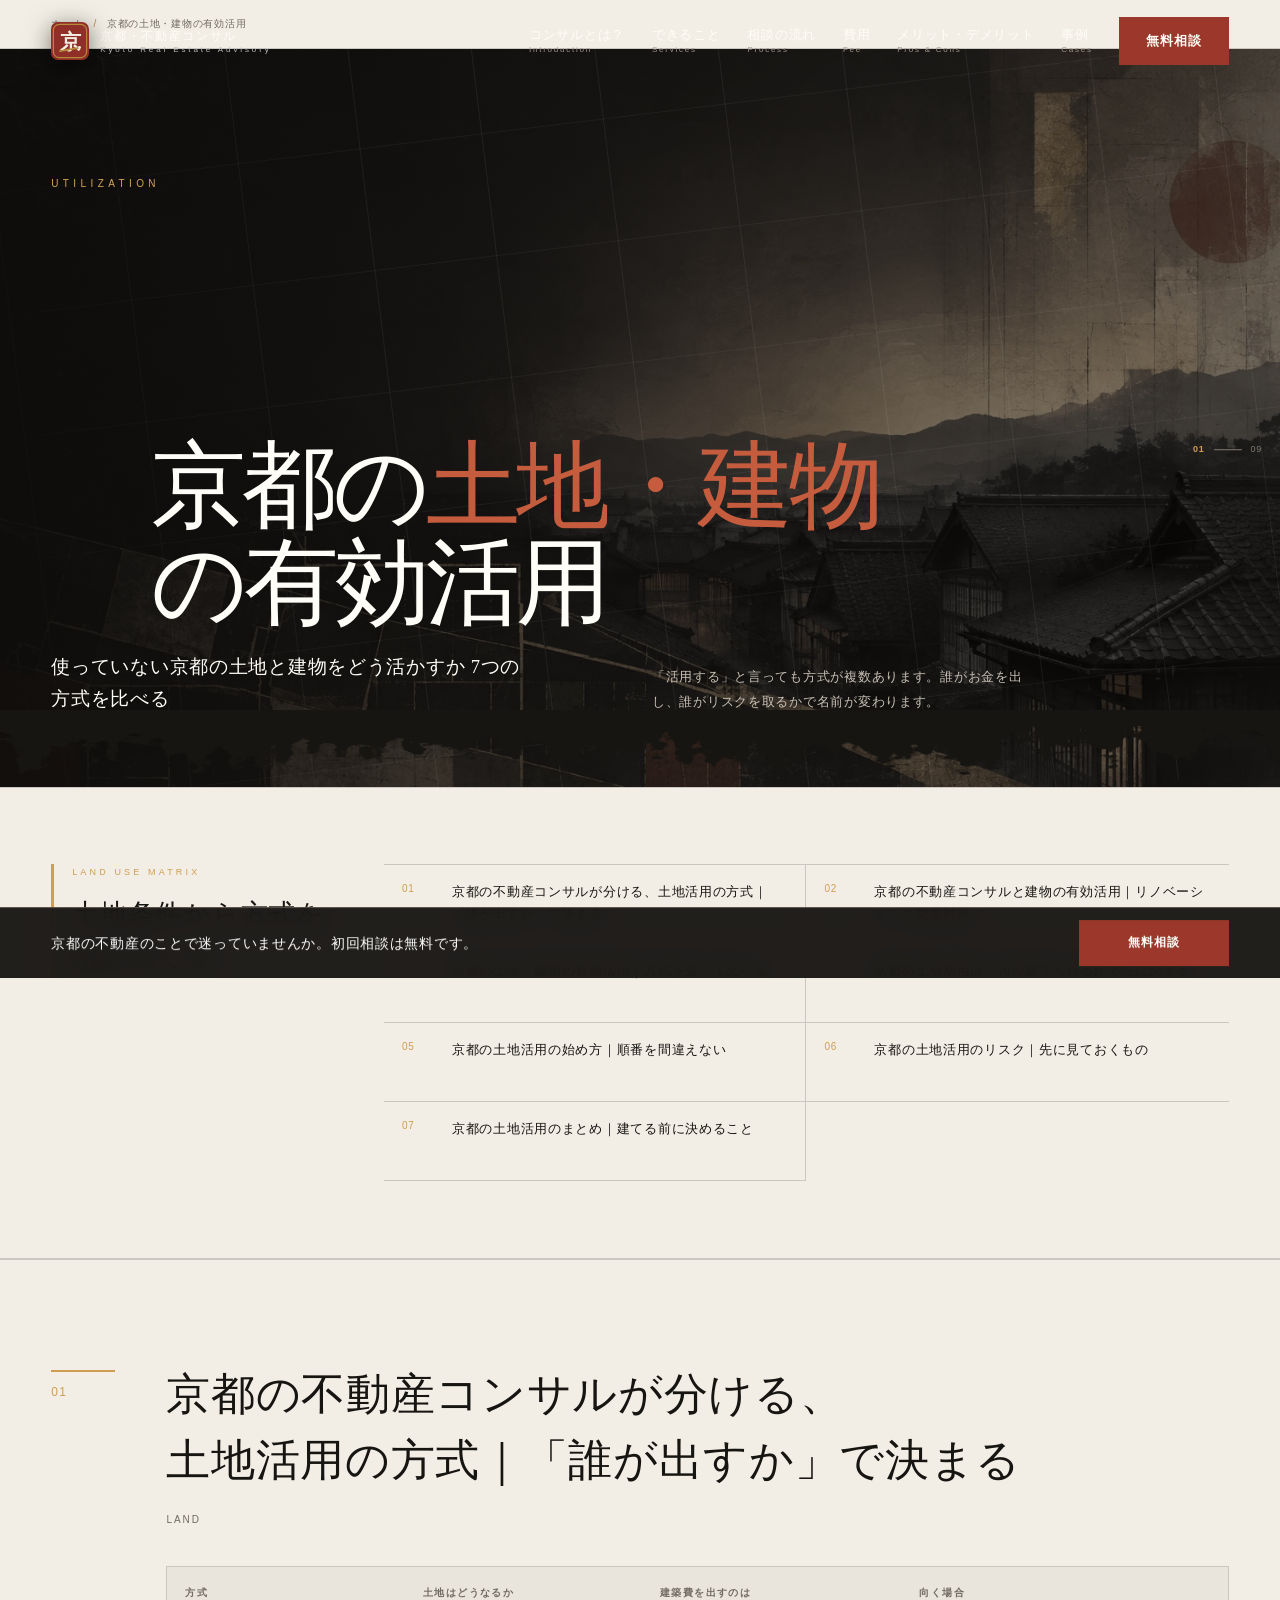
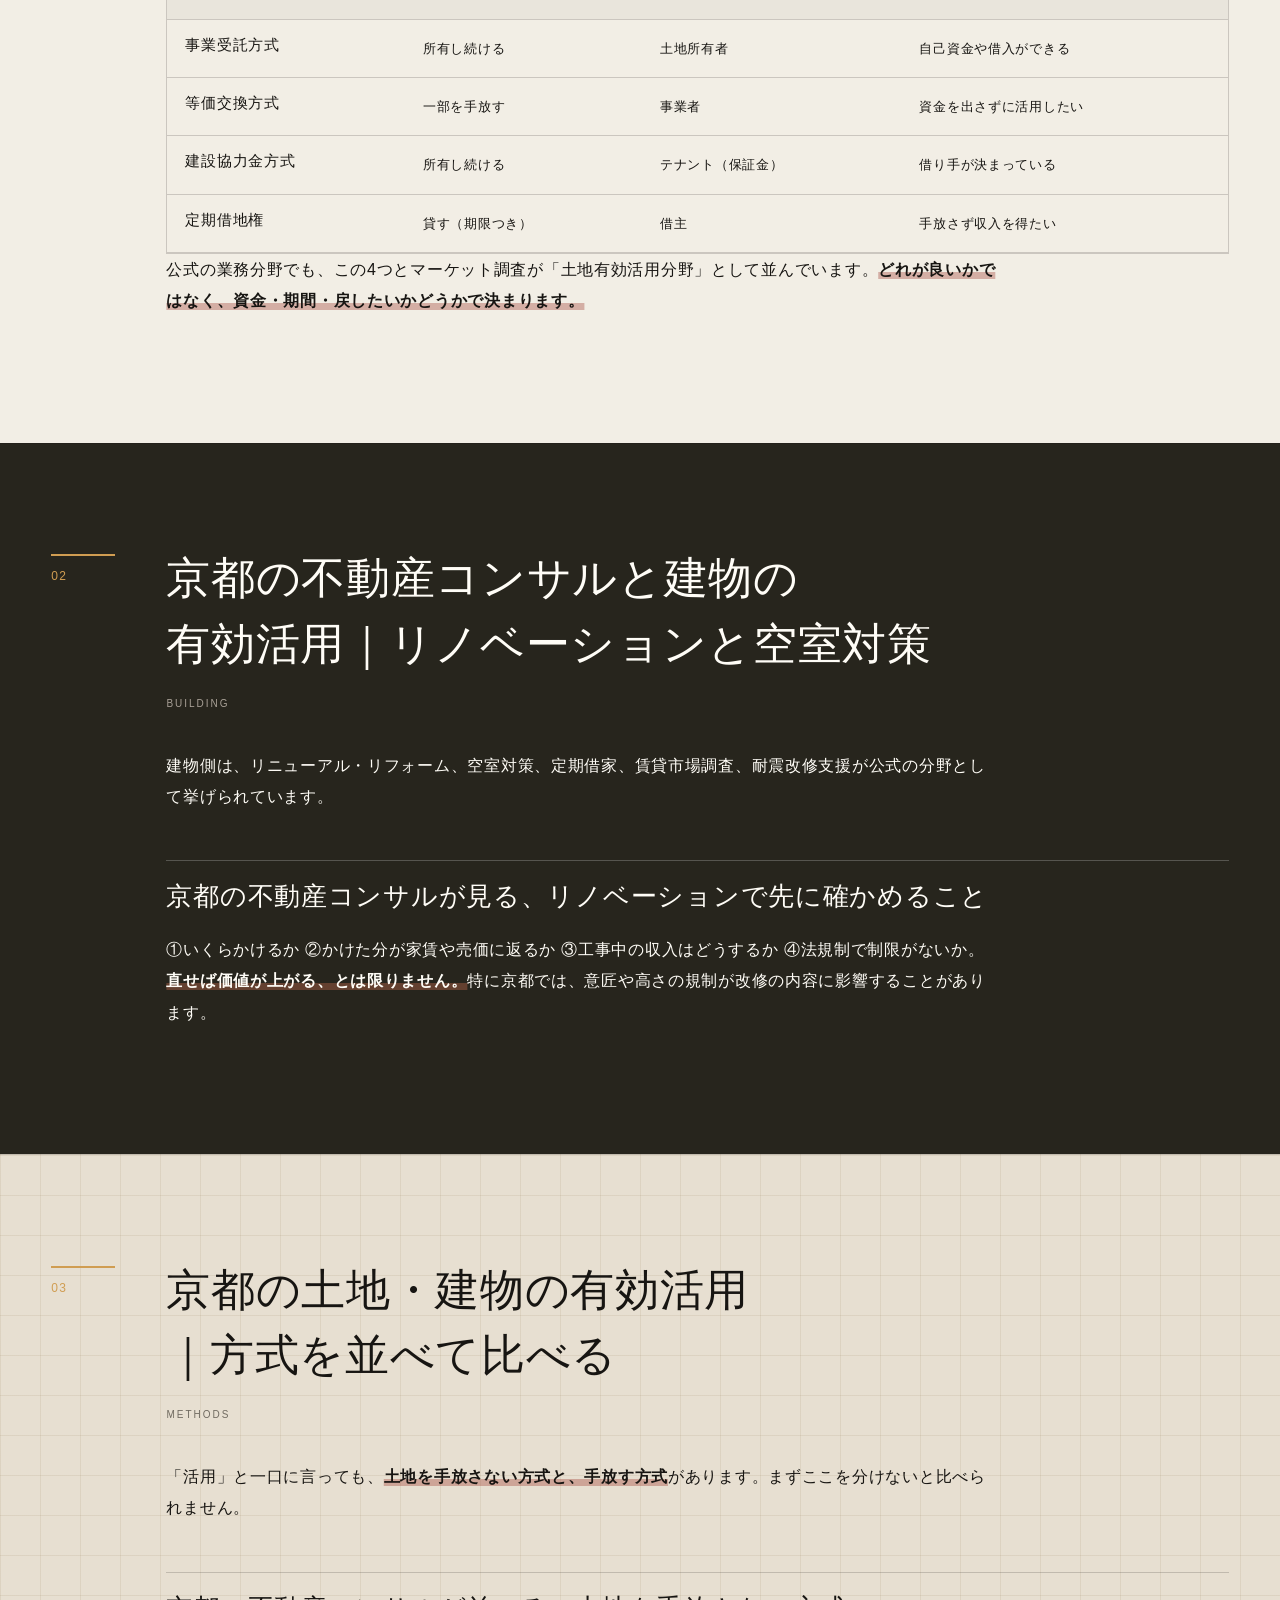
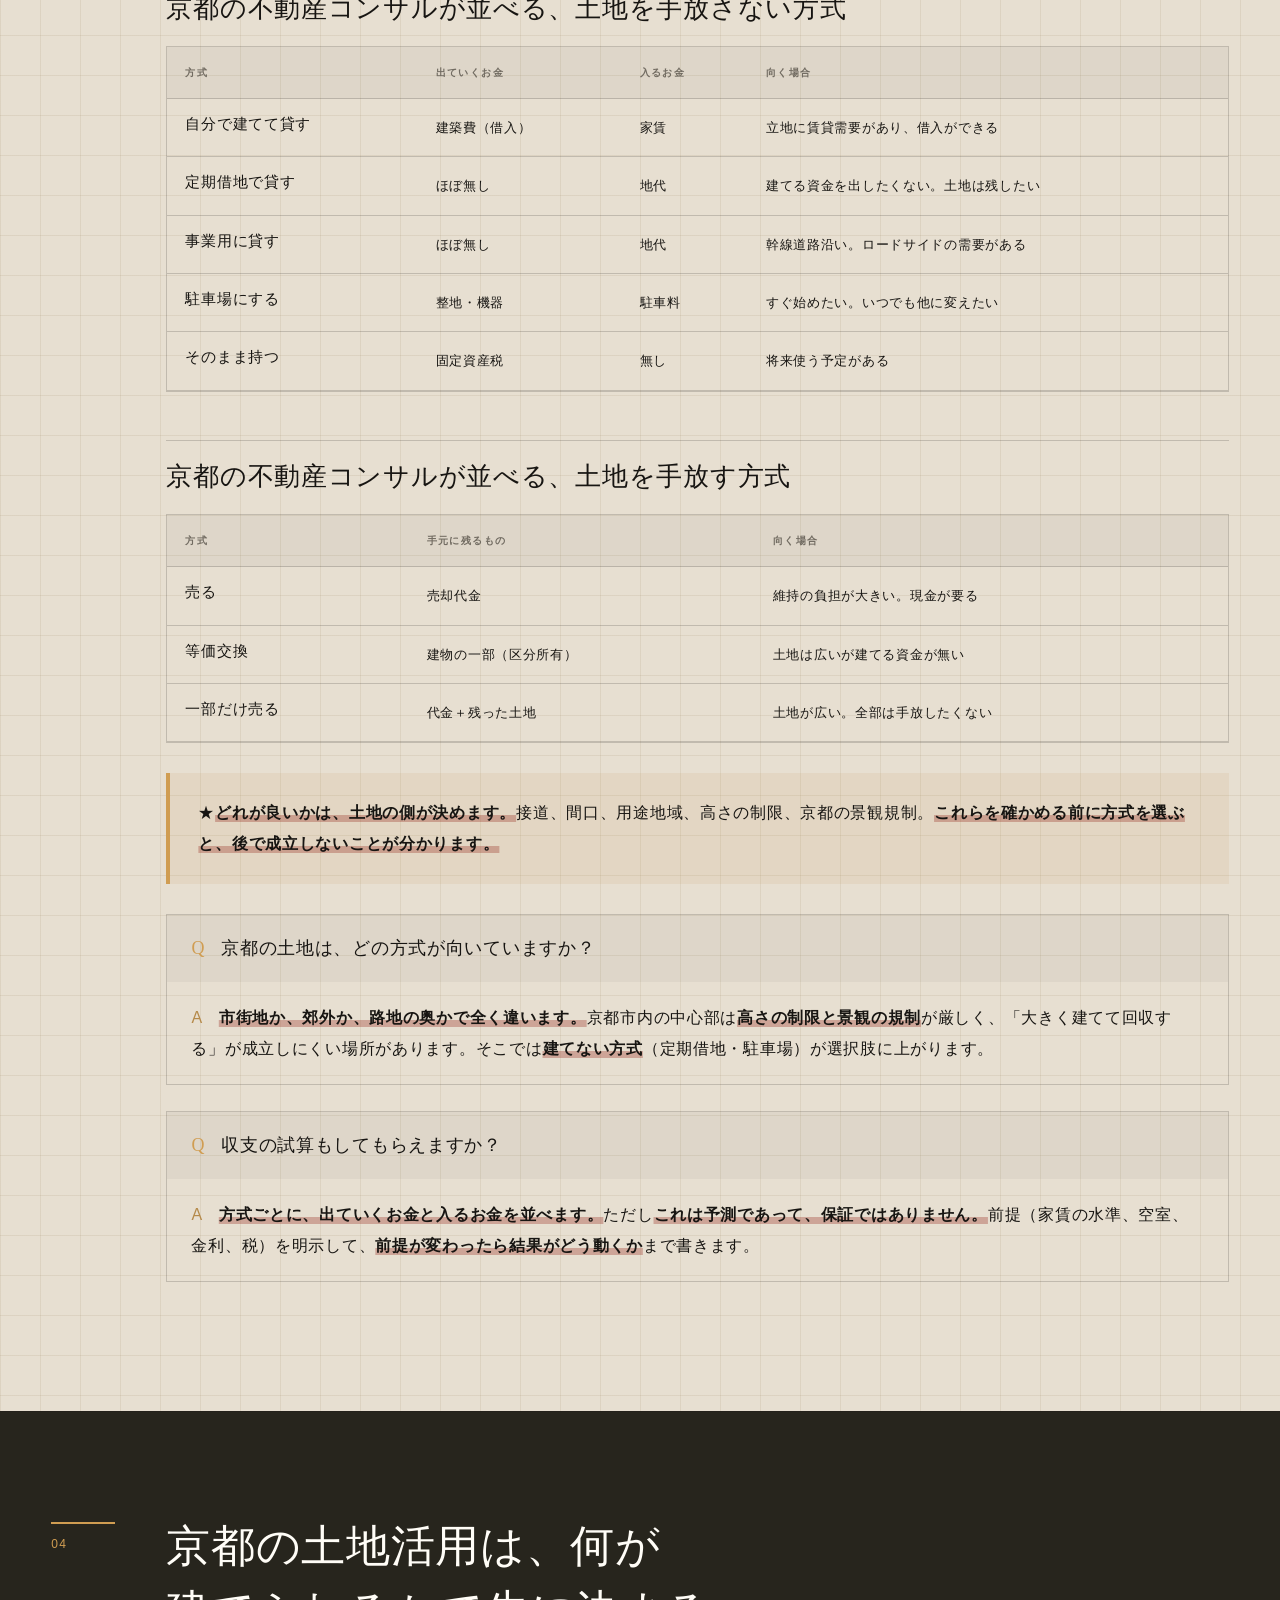
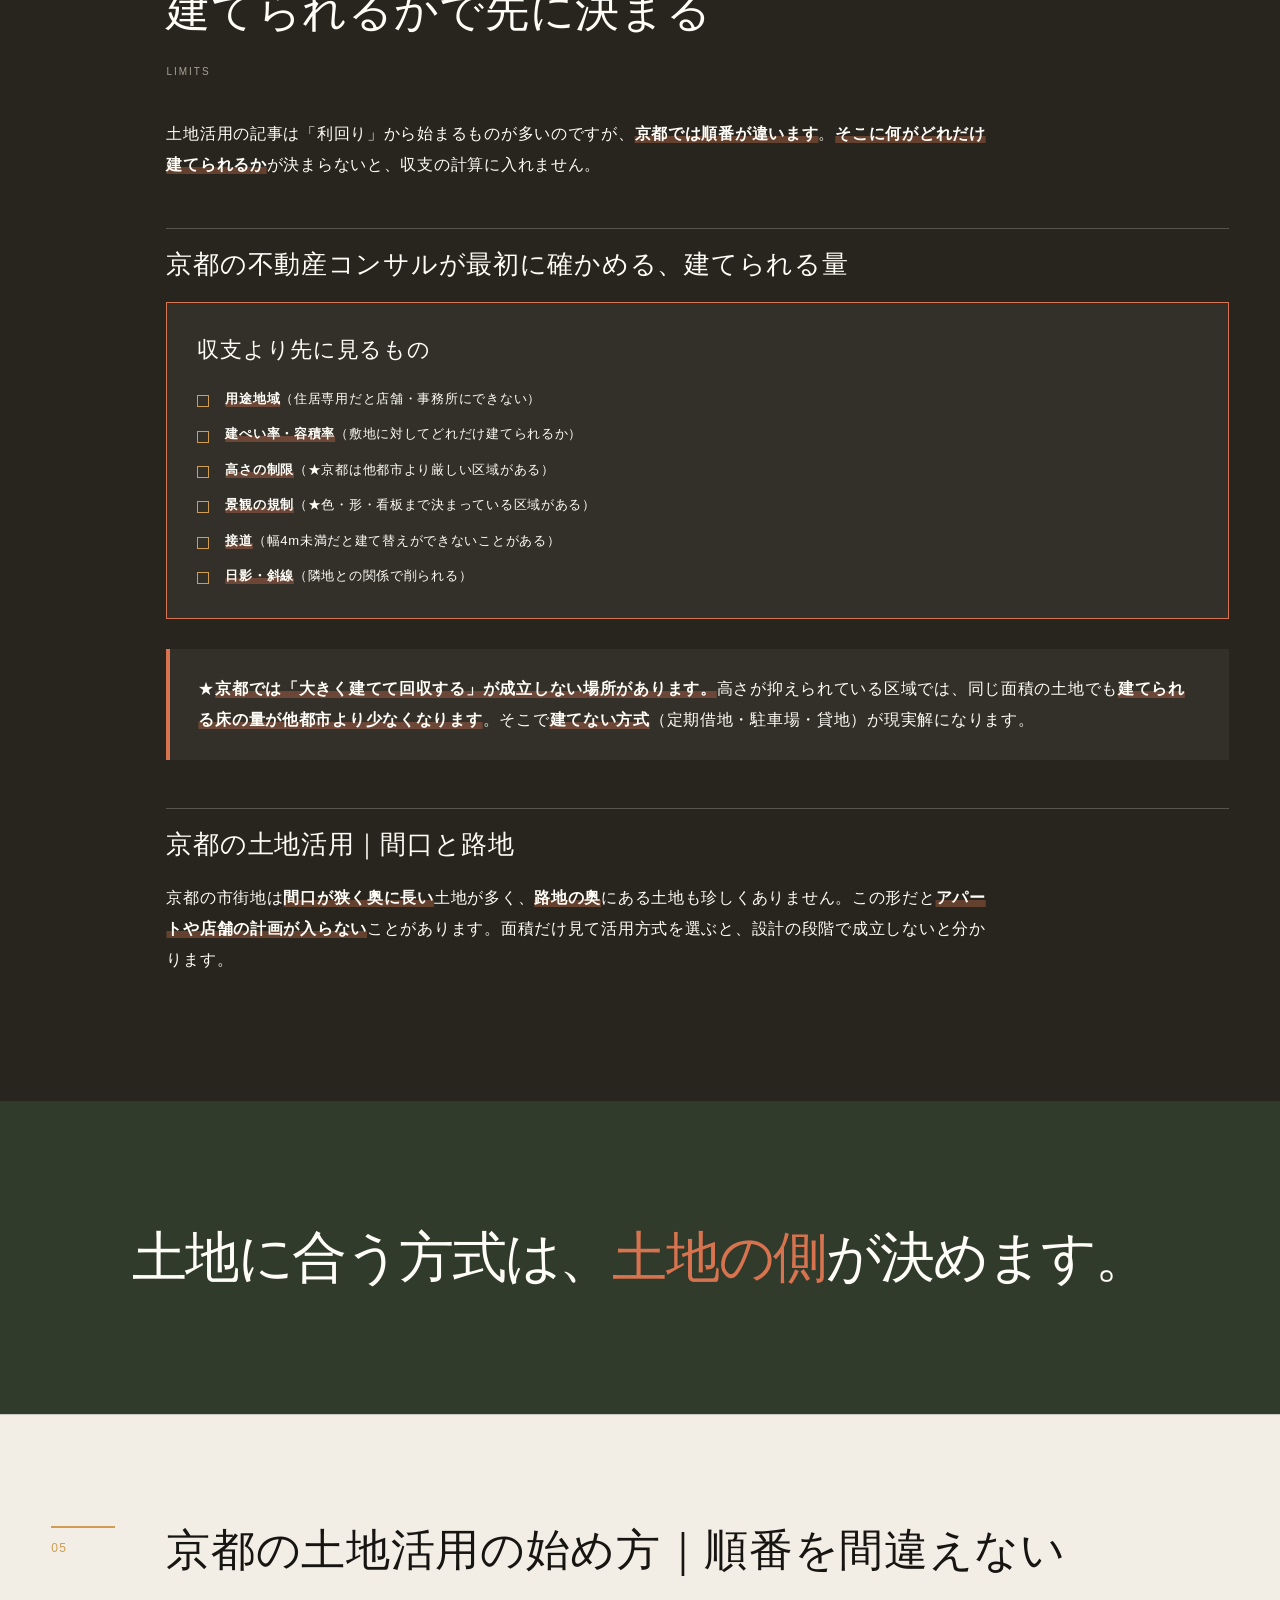
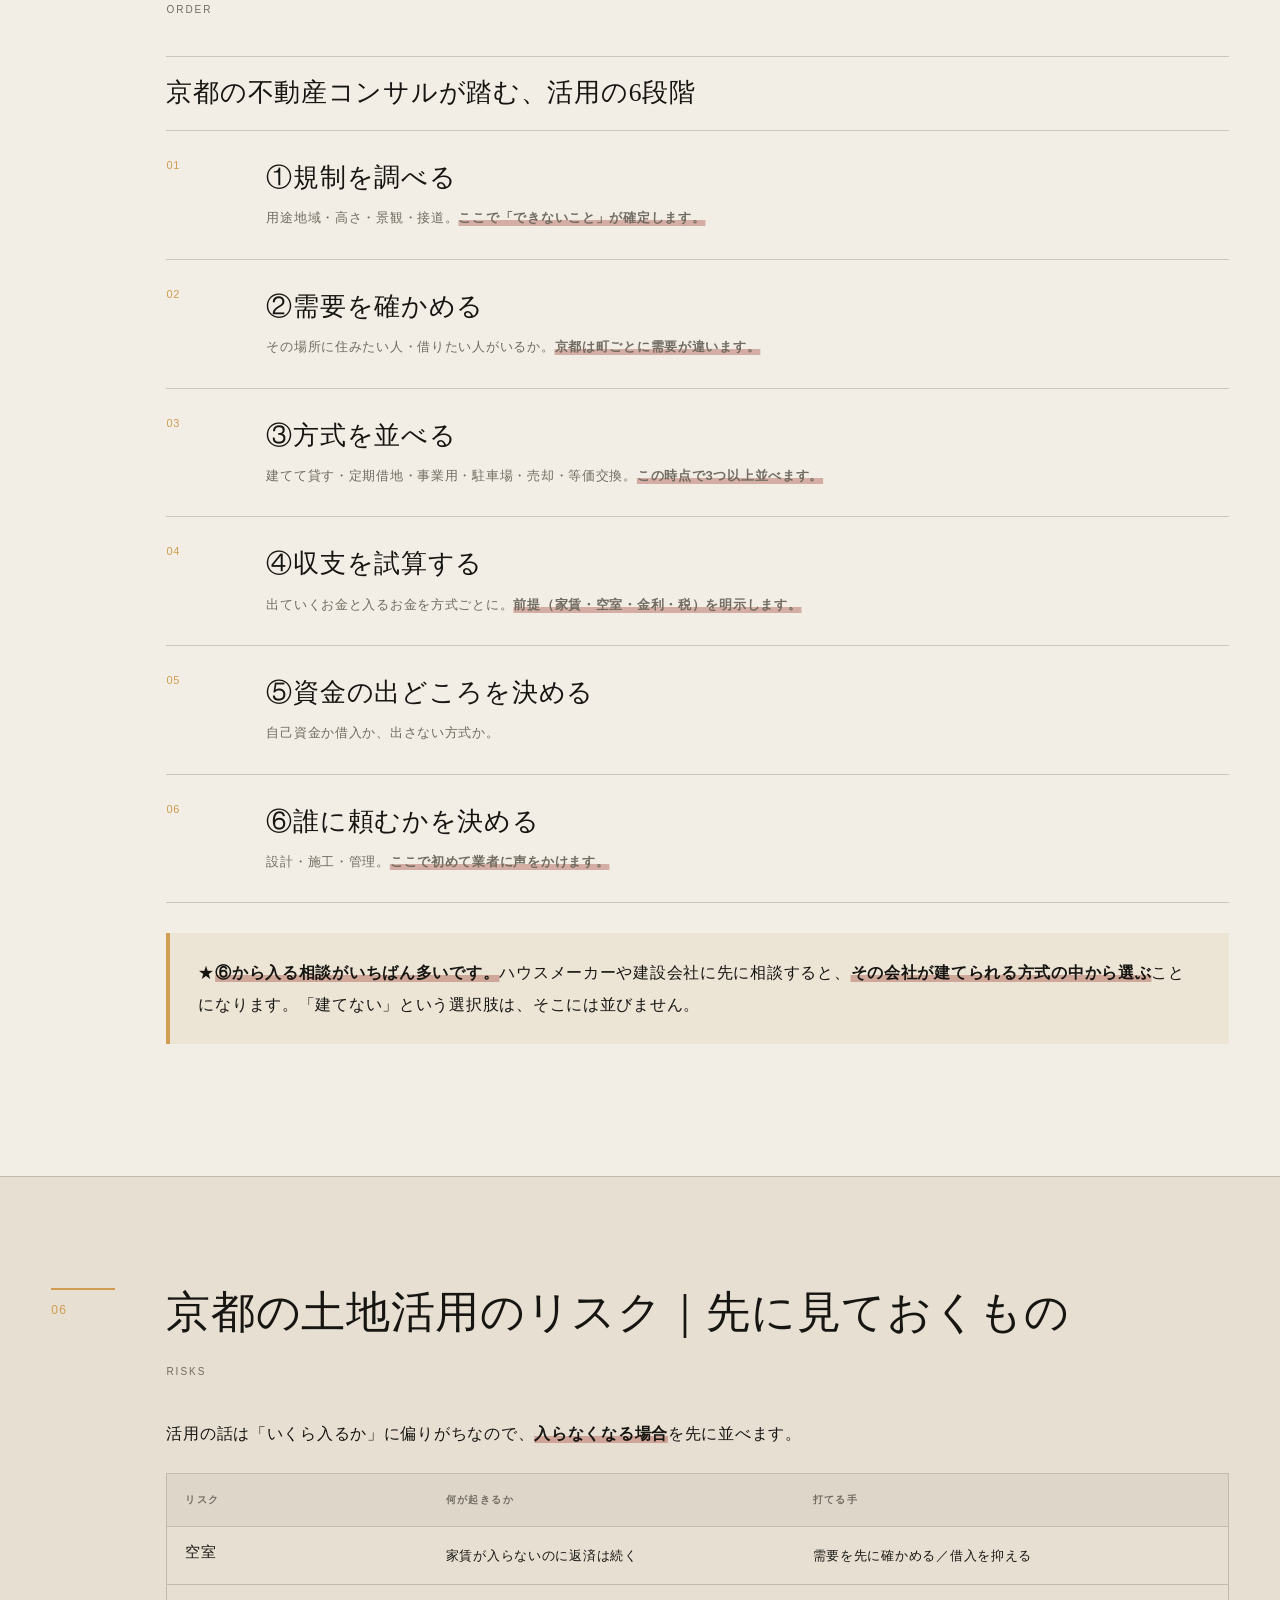
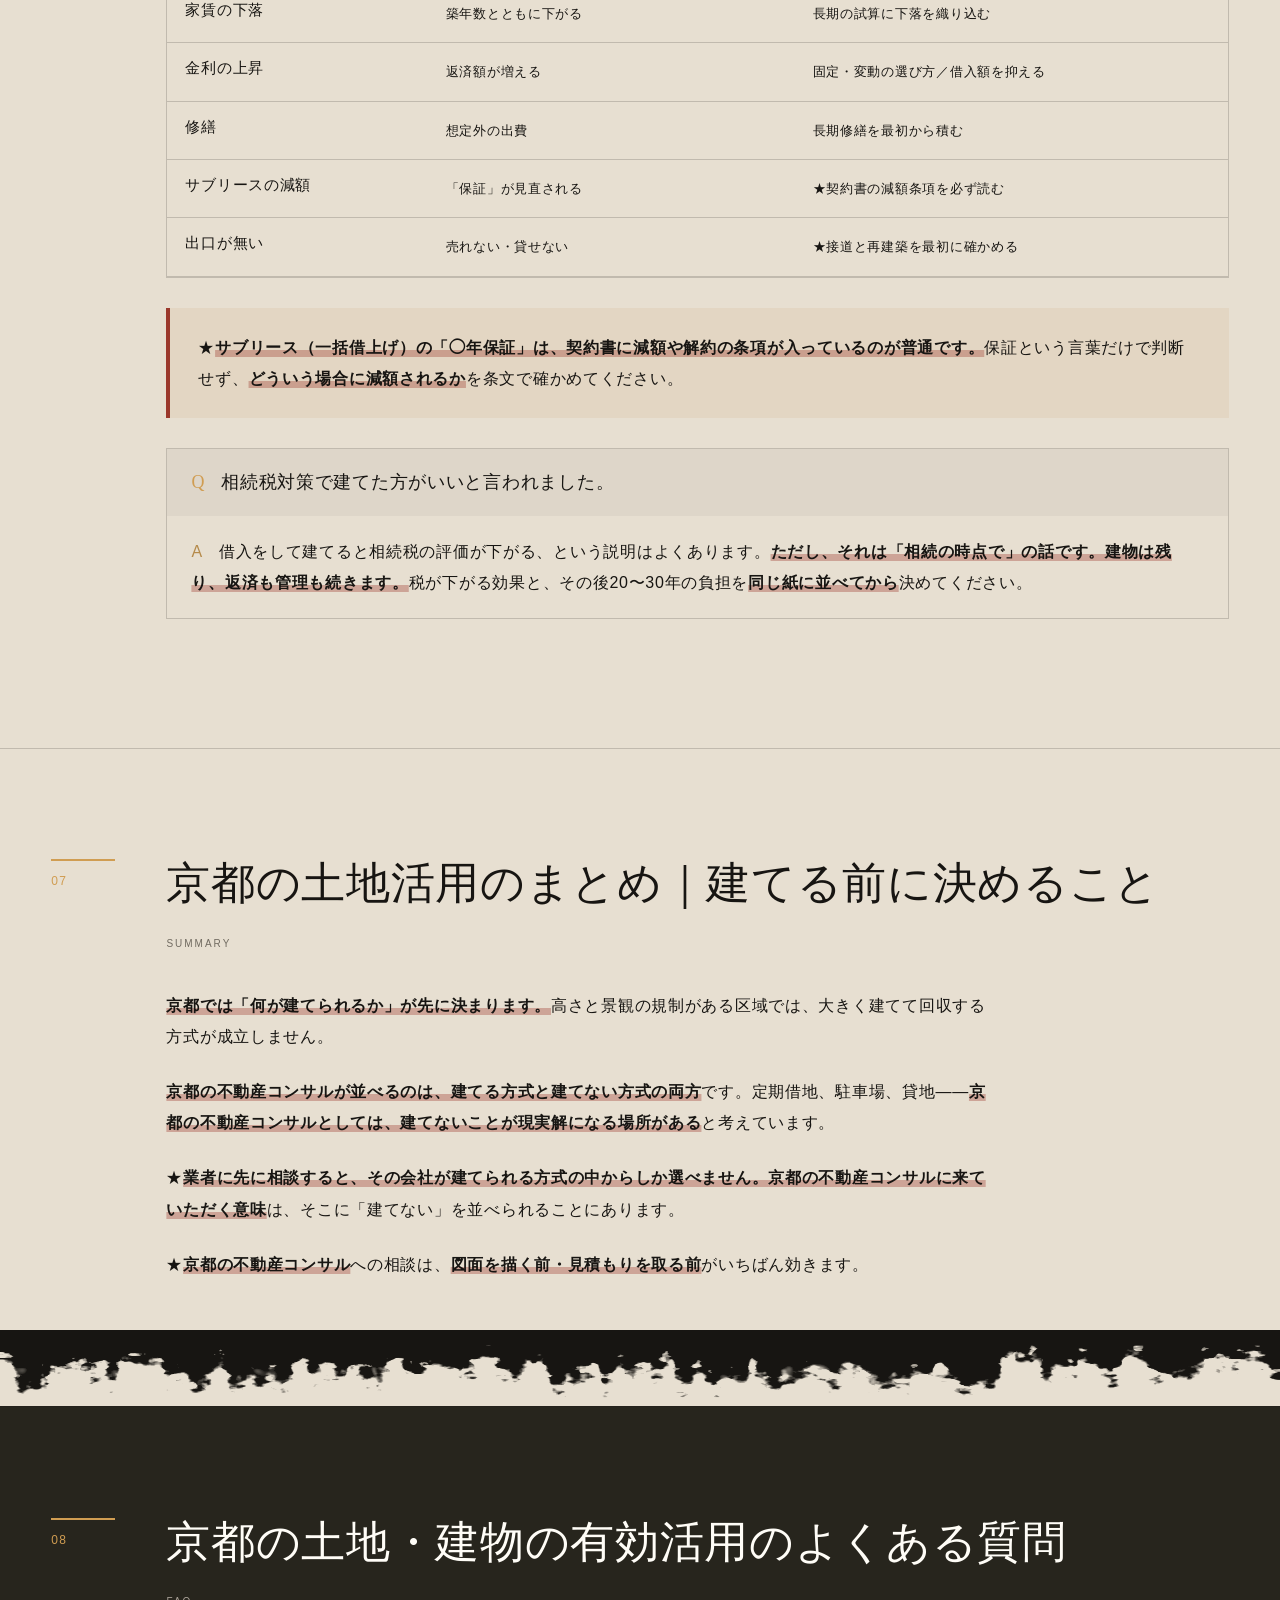
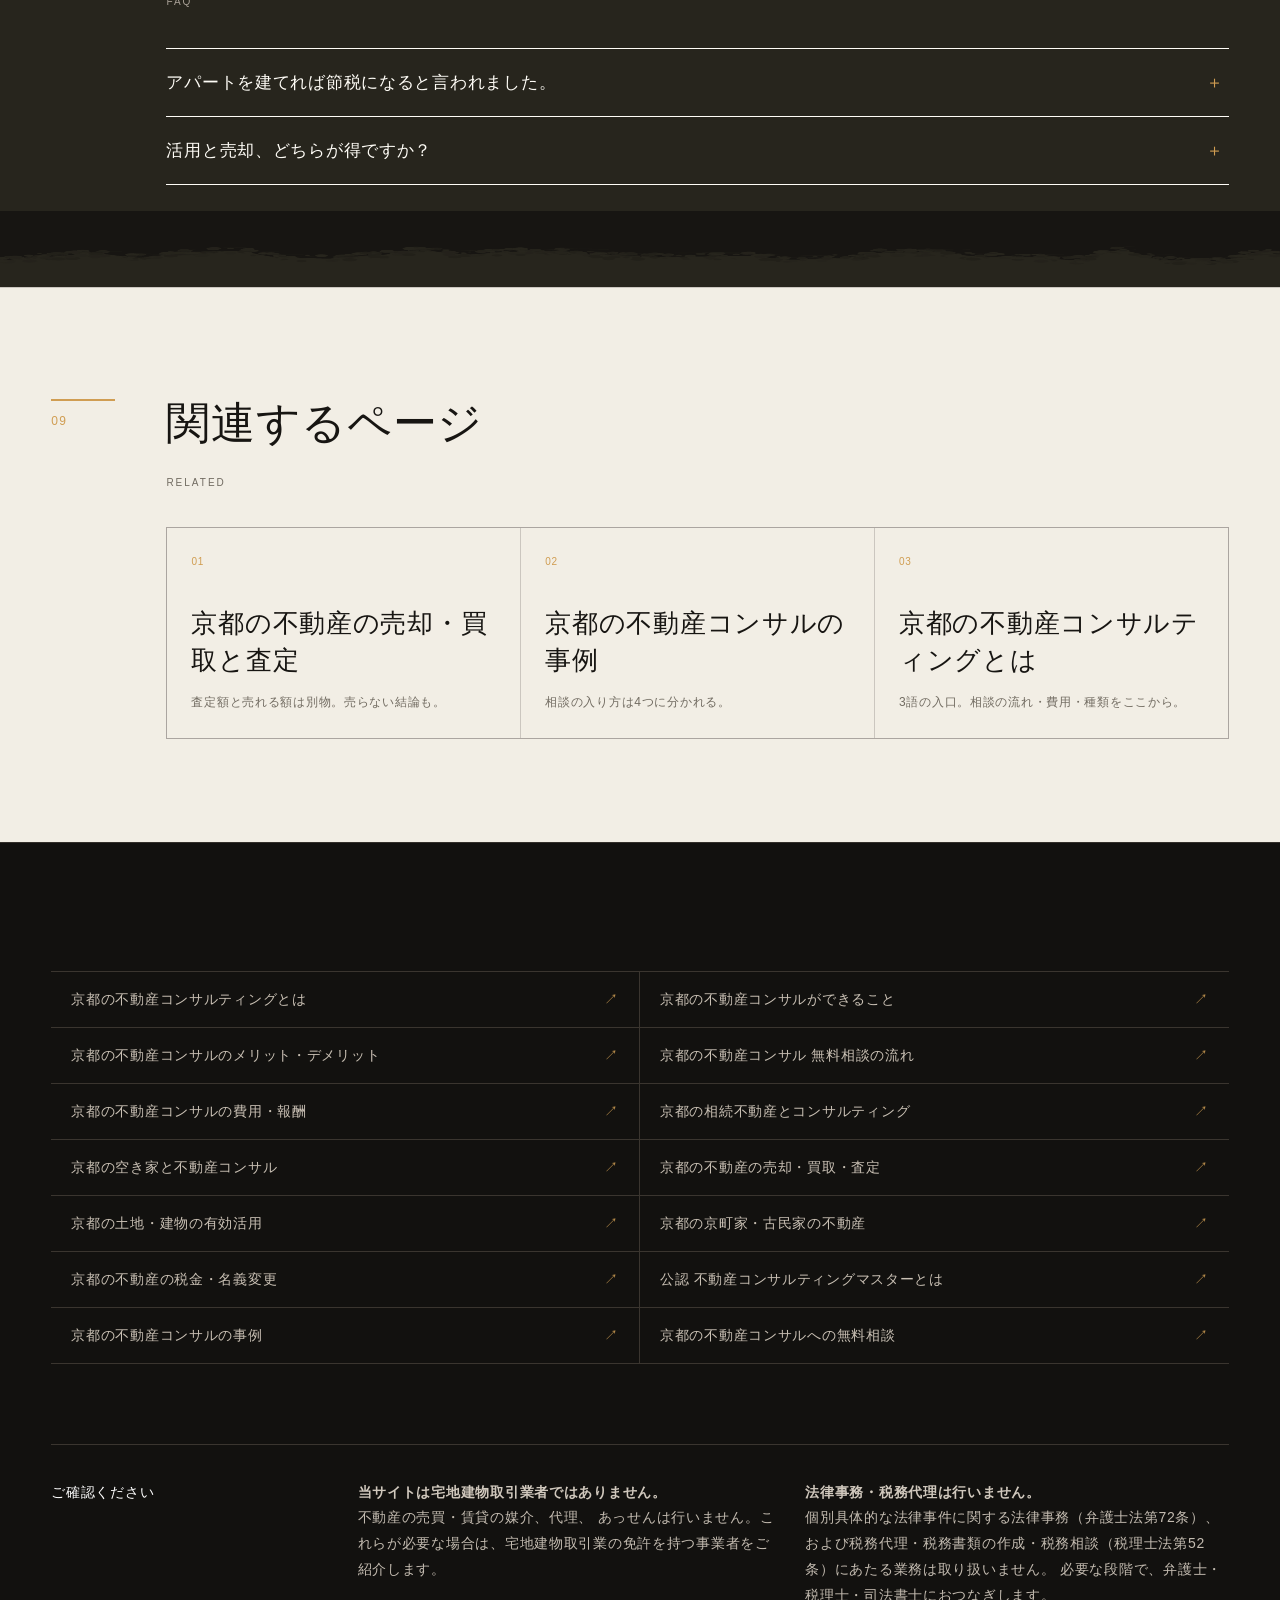
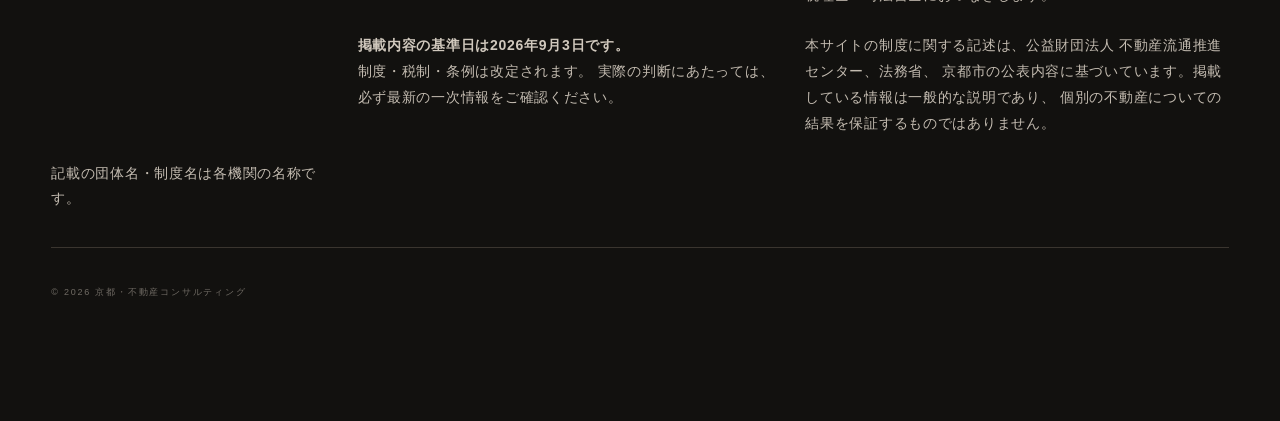
<file: katsuyou/index.html>
<!doctype html>
<html lang="ja">
<head>
<meta charset="utf-8">
<meta name="viewport" content="width=device-width, initial-scale=1">
<title>使っていない京都の土地と建物をどう活かすか 7つの方式を比べる</title>
<meta name="description" content="京都で土地や建物を活かす方式を、手放さない側（自分で建てて貸す・定期借地・事業用に貸す・駐車場）と手放す側（売却・等価交換・一部だけ売る）に分けて、出ていくお金と入るお金で比べます。高さ制限と景観規制があるため、市街地では建てない方式が選択肢に上がることも。方式は土地の側が決める、という順番で見ていきます。">
<link rel="canonical" href="https://akatsuki-5648.github.io/kyoto-fudosan-consult/katsuyou/">
<meta name="robots" content="noindex,nofollow"><!-- ★未公開。公開時に外す -->
<meta property="og:type" content="article">
<meta property="og:title" content="使っていない京都の土地と建物をどう活かすか 7つの方式を比べる">
<meta property="og:description" content="京都で土地や建物を活かす方式を、手放さない側（自分で建てて貸す・定期借地・事業用に貸す・駐車場）と手放す側（売却・等価交換・一部だけ売る）に分けて、出ていくお金と入るお金で比べます。高さ制限と景観規制があるため、市街地では建てない方式が選択肢に上がることも。方式は土地の側が決める、という順番で見ていきます。">
<meta property="og:url" content="https://akatsuki-5648.github.io/kyoto-fudosan-consult/katsuyou/">
<meta property="og:site_name" content="京都の不動産コンサルティング">
<meta property="og:image" content="https://akatsuki-5648.github.io/kyoto-fudosan-consult/img/og_katsuyou-v2.png">
<meta property="og:image:secure_url" content="https://akatsuki-5648.github.io/kyoto-fudosan-consult/img/og_katsuyou-v2.png">
<meta property="og:image:type" content="image/png">
<meta property="og:image:width" content="1200">
<meta property="og:image:height" content="630">
<meta property="og:image:alt" content="使っていない京都の土地と建物をどう活かすか 7つの方式を比べる｜京都の不動産コンサルティングの案内画像">
<meta property="og:locale" content="ja_JP">
<meta name="twitter:card" content="summary_large_image">
<meta name="twitter:title" content="使っていない京都の土地と建物をどう活かすか 7つの方式を比べる">
<meta name="twitter:description" content="京都で土地や建物を活かす方式を、手放さない側（自分で建てて貸す・定期借地・事業用に貸す・駐車場）と手放す側（売却・等価交換・一部だけ売る）に分けて、出ていくお金と入るお金で比べます。高さ制限と景観規制があるため、市街地では建てない方式が選択肢に上がることも。方式は土地の側が決める、という順番で見ていきます。">
<meta name="twitter:image" content="https://akatsuki-5648.github.io/kyoto-fudosan-consult/img/og_katsuyou-v2.png">
<meta name="twitter:image:alt" content="使っていない京都の土地と建物をどう活かすか 7つの方式を比べる｜京都の不動産コンサルティングの案内画像">
<meta name="format-detection" content="telephone=no">
<meta name="application-name" content="京都・不動産コンサルティング">
<meta name="apple-mobile-web-app-title" content="京都不動産">
<meta name="theme-color" content="#14110e">
<meta name="msapplication-TileColor" content="#8f2f27">
<meta name="msapplication-config" content="../browserconfig.xml">
<link rel="icon" href="../favicon.ico" sizes="any">
<link rel="icon" href="../icons/favicon.svg" type="image/svg+xml">
<link rel="icon" href="../icons/favicon-32x32.png" type="image/png" sizes="32x32">
<link rel="icon" href="../icons/favicon-16x16.png" type="image/png" sizes="16x16">
<link rel="apple-touch-icon" href="../icons/apple-touch-icon.png" sizes="180x180">
<link rel="mask-icon" href="../icons/safari-pinned-tab.svg" color="#8f2f27">
<link rel="manifest" href="../site.webmanifest">
<link rel="preload" as="image" href="../img/kyoto-consult-hero-v1.webp" fetchpriority="high">
<link rel="stylesheet" href="../css/base.css?v=a2ab643b3f">
<link rel="stylesheet" href="../css/layouts.css?v=2575b79964">
<link rel="stylesheet" href="../css/pages.css?v=bf270d7a61">
<link rel="stylesheet" href="../css/polish.css?v=f5eed3057f">
<script type="application/ld+json">{"@context":"https://schema.org","@graph":[{"@type":"WebSite","@id":"https://akatsuki-5648.github.io/kyoto-fudosan-consult/#website","url":"https://akatsuki-5648.github.io/kyoto-fudosan-consult/","name":"京都の不動産コンサルティング","inLanguage":"ja","thumbnailUrl":"https://akatsuki-5648.github.io/kyoto-fudosan-consult/img/og_top-v2.png"},{"@type":"ProfessionalService","@id":"https://akatsuki-5648.github.io/kyoto-fudosan-consult/#biz","name":"京都の不動産コンサルティング","url":"https://akatsuki-5648.github.io/kyoto-fudosan-consult/","logo":"https://akatsuki-5648.github.io/kyoto-fudosan-consult/icons/icon-512.png","image":"https://akatsuki-5648.github.io/kyoto-fudosan-consult/img/og_top-v2.png","areaServed":{"@type":"AdministrativeArea","name":"京都府"},"knowsAbout":["不動産コンサルティング","相続","空き家","京町家","不動産の売却","土地活用","不動産の税金"],"description":"京都の不動産について、売る・貸す・活かす・遺すの前に、利害のない立場で選択肢を整理する不動産コンサルティング。"},{"@type":"BreadcrumbList","@id":"https://akatsuki-5648.github.io/kyoto-fudosan-consult/katsuyou/#crumb","itemListElement":[{"@type":"ListItem","position":1,"name":"ホーム","item":"https://akatsuki-5648.github.io/kyoto-fudosan-consult/"},{"@type":"ListItem","position":2,"name":"京都の土地・建物の有効活用","item":"https://akatsuki-5648.github.io/kyoto-fudosan-consult/katsuyou/"}]},{"@type":"Article","@id":"https://akatsuki-5648.github.io/kyoto-fudosan-consult/katsuyou/#page","url":"https://akatsuki-5648.github.io/kyoto-fudosan-consult/katsuyou/","headline":"使っていない京都の土地と建物をどう活かすか 7つの方式を比べる","description":"京都で土地や建物を活かす方式を、手放さない側（自分で建てて貸す・定期借地・事業用に貸す・駐車場）と手放す側（売却・等価交換・一部だけ売る）に分けて、出ていくお金と入るお金で比べます。高さ制限と景観規制があるため、市街地では建てない方式が選択肢に上がることも。方式は土地の側が決める、という順番で見ていきます。","inLanguage":"ja","image":"https://akatsuki-5648.github.io/kyoto-fudosan-consult/img/og_katsuyou-v2.png","isPartOf":{"@id":"https://akatsuki-5648.github.io/kyoto-fudosan-consult/#website"},"breadcrumb":{"@id":"https://akatsuki-5648.github.io/kyoto-fudosan-consult/katsuyou/#crumb"},"about":{"@id":"https://akatsuki-5648.github.io/kyoto-fudosan-consult/#biz"}}]}</script>

</head>
<body class="kfc-page kfc-page--katsuyou" data-page="katsuyou">
<a class="kfc-skip" href="#kfc-main">本文へ移動</a>
<div class="kfc-progress" aria-hidden="true"><i id="kfc-progress-bar"></i></div>
<div class="kfc-pre" id="kfc-pre" aria-hidden="true">
  <div class="kfc-pre__in">
    <p class="kfc-pre__t">京都 <i>&times;</i> 不動産 <i>&times;</i> コンサルティング</p>
    <p class="kfc-pre__s">KYOTO REAL ESTATE CONSULTING</p>
  </div>
  <p class="kfc-pre__n"><b id="kfc-pre-n">0</b>%</p>
  <div class="kfc-pre__bar"><i id="kfc-pre-bar"></i></div>
</div>
<header class="kfc-gnav" id="kfc-gnav">
  <div class="kfc-wrap kfc-gnav__in">
    <a class="kfc-gnav__brand" href="../"><img src="../icons/favicon.svg" alt="" width="36" height="36"><span class="kfc-gnav__brand-copy"><b>京都・不動産コンサル</b><span>Kyoto Real Estate Advisory</span></span></a>
    <button class="kfc-burger" id="kfc-burger" aria-label="メニュー" aria-expanded="false"><span></span><span></span><span></span></button>
    <nav class="kfc-gnav__menu" aria-label="主要ナビゲーション">
    <ul class="kfc-gnav__list" id="kfc-gnav-list">
      <li><a class="kfc-gnav__a" href="../">コンサルとは？<small>Introduction</small></a></li>
      <li><a class="kfc-gnav__a" href="../can/">できること<small>Services</small></a>
        <ul class="kfc-gnav__child">
          <li><a href="../souzoku/">京都の相続不動産</a></li>
          <li><a href="../akiya/">京都の空き家</a></li>
          <li><a href="../baikyaku/">京都の不動産の売却・買取</a></li>
          <li><a href="../katsuyou/">京都の土地・建物の活用</a></li>
          <li><a href="../machiya/">京都の京町家・古民家</a></li>
          <li><a href="../tax/">京都の不動産の税金・名義変更</a></li>
        </ul></li>
      <li><a class="kfc-gnav__a" href="../flow/">相談の流れ<small>Process</small></a></li>
      <li><a class="kfc-gnav__a" href="../fee/">費用<small>Fee</small></a></li>
      <li><a class="kfc-gnav__a" href="../merit/">メリット・デメリット<small>Pros & Cons</small></a></li>
      <li><a class="kfc-gnav__a" href="../case/">事例<small>Cases</small></a></li>
      <li class="kfc-gnav__mobile-cta"><a href="../contact/">初回無料相談<small>CONTACT</small></a></li>
    </ul>
    </nav>
    <a class="kfc-gnav__cta" href="../contact/">無料相談</a>
  </div>
</header>
<main id="kfc-main">
<nav class="kfc-crumb" aria-label="パンくず">
  <div class="kfc-wrap">
  <ol>
    <li><a href="/">ホーム</a></li>
    <li aria-current="page">京都の土地・建物の有効活用</li>
  </ol>
  </div>
</nav>

<section class="kfc-phero">
  <div class="kfc-phero__bg"></div>
  <div class="kfc-phero__plan" aria-hidden="true"></div>
  <div class="kfc-wrap">
    <p class="kfc-hero__eyebrow">UTILIZATION</p>
    <p class="kfc-phero__name"><span class="kfc-phero__line">京都の<i>土地・建物</i></span><br><span class="kfc-phero__line">の有効活用</span></p>
    <h1 class="kfc-phero__h">使っていない京都の土地と建物をどう活かすか 7つの方式を比べる</h1>
    <p class="kfc-phero__d">「活用する」と言っても方式が複数あります。誰がお金を出し、誰がリスクを取るかで名前が変わります。</p>
  </div>
</section>
<div class="kfc-cut kfc-cut--sumi kfc-cut--ink" aria-hidden="true"></div>

<nav class="kfc-chapters kfc-chapters--parcel" aria-label="このページの章">
  <div class="kfc-wrap kfc-chapters__in">
    <div class="kfc-chapters__head">
      <p class="kfc-chapters__label">LAND USE MATRIX</p>
      <p class="kfc-chapters__purpose">土地条件から方式を組み立てる</p>
    </div>
    <ol class="kfc-chapters__list">
      <li><a href="#land"><b>01</b><span>京都の不動産コンサルが分ける、土地活用の方式｜「誰が出すか」で決まる</span></a></li>
      <li><a href="#building"><b>02</b><span>京都の不動産コンサルと建物の有効活用｜リノベーションと空室対策</span></a></li>
      <li><a href="#methods"><b>03</b><span>京都の土地・建物の有効活用｜方式を並べて比べる</span></a></li>
      <li><a href="#limits"><b>04</b><span>京都の土地活用は、何が建てられるかで先に決まる</span></a></li>
      <li><a href="#order"><b>05</b><span>京都の土地活用の始め方｜順番を間違えない</span></a></li>
      <li><a href="#risks"><b>06</b><span>京都の土地活用のリスク｜先に見ておくもの</span></a></li>
      <li><a href="#summary"><b>07</b><span>京都の土地活用のまとめ｜建てる前に決めること</span></a></li>
    </ol>
  </div>
</nav>
<div class="kfc-layout kfc-layout--parcel" data-layout="parcel">

<section class="kfc-sec " id="land" data-section-key="land" data-kfc-section>
  <div class="kfc-wrap">
    <p class="kfc-sec__no">01</p>
    <h2 class="kfc-sec__h">京都の不動産コンサルが分ける、土地活用の方式｜「誰が出すか」で決まる</h2>
    <p class="kfc-sec__en">Land</p>
    <div class="kfc-read">
      <div class="kfc-table">
        <table>
          <thead><tr><th>方式</th><th>土地はどうなるか</th><th>建築費を出すのは</th><th>向く場合</th></tr></thead>
          <tbody>
            <tr><th>事業受託方式</th><td>所有し続ける</td><td>土地所有者</td><td>自己資金や借入ができる</td></tr>
            <tr><th>等価交換方式</th><td>一部を手放す</td><td>事業者</td><td>資金を出さずに活用したい</td></tr>
            <tr><th>建設協力金方式</th><td>所有し続ける</td><td>テナント（保証金）</td><td>借り手が決まっている</td></tr>
            <tr><th>定期借地権</th><td>貸す（期限つき）</td><td>借主</td><td>手放さず収入を得たい</td></tr>
          </tbody>
        </table>
      </div>
      <p>公式の業務分野でも、この4つとマーケット調査が「土地有効活用分野」として並んでいます。<b>どれが良いかではなく、資金・期間・戻したいかどうかで決まります。</b></p>
    </div>
  </div>
</section>

<section class="kfc-sec kfc-sec--dark" id="building" data-section-key="building" data-kfc-section>
  <div class="kfc-wrap">
    <p class="kfc-sec__no">02</p>
    <h2 class="kfc-sec__h">京都の不動産コンサルと建物の有効活用｜リノベーションと空室対策</h2>
    <p class="kfc-sec__en">Building</p>
    <div class="kfc-read">
      <p>建物側は、リニューアル・リフォーム、空室対策、定期借家、賃貸市場調査、耐震改修支援が公式の分野として挙げられています。</p>
      <h3 class="kfc-sub">京都の不動産コンサルが見る、リノベーションで先に確かめること</h3>
      <p>①いくらかけるか ②かけた分が家賃や売価に返るか ③工事中の収入はどうするか ④法規制で制限がないか。<b>直せば価値が上がる、とは限りません。</b>特に京都では、意匠や高さの規制が改修の内容に影響することがあります。</p>
    </div>
  </div>
</section>

<section class="kfc-sec kfc-sec--tint" id="methods" data-section-key="methods" data-kfc-section>
  <div class="kfc-wrap">
    <p class="kfc-sec__no">03</p>
    <h2 class="kfc-sec__h">京都の土地・建物の有効活用｜方式を並べて比べる</h2>
    <p class="kfc-sec__en">Methods</p>
    <div class="kfc-read">
      <p>「活用」と一口に言っても、<b>土地を手放さない方式と、手放す方式</b>があります。まずここを分けないと比べられません。</p>
      <h3 class="kfc-sub">京都の不動産コンサルが並べる、土地を手放さない方式</h3>
      <div class="kfc-table">
        <table>
          <thead><tr><th>方式</th><th>出ていくお金</th><th>入るお金</th><th>向く場合</th></tr></thead>
          <tbody>
            <tr><th>自分で建てて貸す</th><td>建築費（借入）</td><td>家賃</td><td>立地に賃貸需要があり、借入ができる</td></tr>
            <tr><th>定期借地で貸す</th><td>ほぼ無し</td><td>地代</td><td>建てる資金を出したくない。土地は残したい</td></tr>
            <tr><th>事業用に貸す</th><td>ほぼ無し</td><td>地代</td><td>幹線道路沿い。ロードサイドの需要がある</td></tr>
            <tr><th>駐車場にする</th><td>整地・機器</td><td>駐車料</td><td>すぐ始めたい。いつでも他に変えたい</td></tr>
            <tr><th>そのまま持つ</th><td>固定資産税</td><td>無し</td><td>将来使う予定がある</td></tr>
          </tbody>
        </table>
      </div>
      <h3 class="kfc-sub">京都の不動産コンサルが並べる、土地を手放す方式</h3>
      <div class="kfc-table">
        <table>
          <thead><tr><th>方式</th><th>手元に残るもの</th><th>向く場合</th></tr></thead>
          <tbody>
            <tr><th>売る</th><td>売却代金</td><td>維持の負担が大きい。現金が要る</td></tr>
            <tr><th>等価交換</th><td>建物の一部（区分所有）</td><td>土地は広いが建てる資金が無い</td></tr>
            <tr><th>一部だけ売る</th><td>代金＋残った土地</td><td>土地が広い。全部は手放したくない</td></tr>
          </tbody>
        </table>
      </div>
    <aside class="kfc-note "><p>★<b>どれが良いかは、土地の側が決めます。</b>接道、間口、用途地域、高さの制限、京都の景観規制。<b>これらを確かめる前に方式を選ぶと、後で成立しないことが分かります。</b></p></aside>
    <div class="kfc-qa">
      <p class="kfc-qa__q">京都の土地は、どの方式が向いていますか？</p>
      <p class="kfc-qa__a"><b>市街地か、郊外か、路地の奥かで全く違います。</b>京都市内の中心部は<b>高さの制限と景観の規制</b>が厳しく、「大きく建てて回収する」が成立しにくい場所があります。そこでは<b>建てない方式</b>（定期借地・駐車場）が選択肢に上がります。</p>
    </div>
    <div class="kfc-qa">
      <p class="kfc-qa__q">収支の試算もしてもらえますか？</p>
      <p class="kfc-qa__a"><b>方式ごとに、出ていくお金と入るお金を並べます。</b>ただし<b>これは予測であって、保証ではありません。</b>前提（家賃の水準、空室、金利、税）を明示して、<b>前提が変わったら結果がどう動くか</b>まで書きます。</p>
    </div>
    </div>
  </div>
</section>

<section class="kfc-sec kfc-sec--dark" id="limits" data-section-key="limits" data-kfc-section>
  <div class="kfc-wrap">
    <p class="kfc-sec__no">04</p>
    <h2 class="kfc-sec__h">京都の土地活用は、何が建てられるかで先に決まる</h2>
    <p class="kfc-sec__en">Limits</p>
    <div class="kfc-read">
      <p>土地活用の記事は「利回り」から始まるものが多いのですが、<b>京都では順番が違います</b>。<b>そこに何がどれだけ建てられるか</b>が決まらないと、収支の計算に入れません。</p>
      <h3 class="kfc-sub">京都の不動産コンサルが最初に確かめる、建てられる量</h3>
    <div class="kfc-check">
      <p class="kfc-check__t">収支より先に見るもの</p>
      <ul class="kfc-check__l">
        <li><b>用途地域</b>（住居専用だと店舗・事務所にできない）</li>
        <li><b>建ぺい率・容積率</b>（敷地に対してどれだけ建てられるか）</li>
        <li><b>高さの制限</b>（★京都は他都市より厳しい区域がある）</li>
        <li><b>景観の規制</b>（★色・形・看板まで決まっている区域がある）</li>
        <li><b>接道</b>（幅4m未満だと建て替えができないことがある）</li>
        <li><b>日影・斜線</b>（隣地との関係で削られる）</li>
      </ul>
    </div>
      <div class="kfc-warn"><p>★<b>京都では「大きく建てて回収する」が成立しない場所があります。</b>高さが抑えられている区域では、同じ面積の土地でも<b>建てられる床の量が他都市より少なくなります</b>。そこで<b>建てない方式</b>（定期借地・駐車場・貸地）が現実解になります。</p></div>
      <h3 class="kfc-sub">京都の土地活用｜間口と路地</h3>
      <p>京都の市街地は<b>間口が狭く奥に長い</b>土地が多く、<b>路地の奥</b>にある土地も珍しくありません。この形だと<b>アパートや店舗の計画が入らない</b>ことがあります。面積だけ見て活用方式を選ぶと、設計の段階で成立しないと分かります。</p>
    </div>
  </div>
</section>

<section class="kfc-lead kfc-lead--moss">
  <div class="kfc-wrap">
        <p class="kfc-lead__t" data-reveal>土地に合う方式は、<em>土地の側</em>が決めます。</p>
  </div>
</section>

<section class="kfc-sec " id="order" data-section-key="order" data-kfc-section>
  <div class="kfc-wrap">
    <p class="kfc-sec__no">05</p>
    <h2 class="kfc-sec__h">京都の土地活用の始め方｜順番を間違えない</h2>
    <p class="kfc-sec__en">Order</p>
    <div class="kfc-read">
      <h3 class="kfc-sub">京都の不動産コンサルが踏む、活用の6段階</h3>
    <ol class="kfc-step">
      <li class="kfc-step__i"><p class="kfc-step__n">01</p><div><p class="kfc-step__t">①規制を調べる</p><p class="kfc-step__d">用途地域・高さ・景観・接道。<b>ここで「できないこと」が確定します。</b></p></div></li>
      <li class="kfc-step__i"><p class="kfc-step__n">02</p><div><p class="kfc-step__t">②需要を確かめる</p><p class="kfc-step__d">その場所に住みたい人・借りたい人がいるか。<b>京都は町ごとに需要が違います。</b></p></div></li>
      <li class="kfc-step__i"><p class="kfc-step__n">03</p><div><p class="kfc-step__t">③方式を並べる</p><p class="kfc-step__d">建てて貸す・定期借地・事業用・駐車場・売却・等価交換。<b>この時点で3つ以上並べます。</b></p></div></li>
      <li class="kfc-step__i"><p class="kfc-step__n">04</p><div><p class="kfc-step__t">④収支を試算する</p><p class="kfc-step__d">出ていくお金と入るお金を方式ごとに。<b>前提（家賃・空室・金利・税）を明示します。</b></p></div></li>
      <li class="kfc-step__i"><p class="kfc-step__n">05</p><div><p class="kfc-step__t">⑤資金の出どころを決める</p><p class="kfc-step__d">自己資金か借入か、出さない方式か。</p></div></li>
      <li class="kfc-step__i"><p class="kfc-step__n">06</p><div><p class="kfc-step__t">⑥誰に頼むかを決める</p><p class="kfc-step__d">設計・施工・管理。<b>ここで初めて業者に声をかけます。</b></p></div></li>
    </ol>
    <aside class="kfc-note "><p>★<b>⑥から入る相談がいちばん多いです。</b>ハウスメーカーや建設会社に先に相談すると、<b>その会社が建てられる方式の中から選ぶ</b>ことになります。「建てない」という選択肢は、そこには並びません。</p></aside>
    </div>
  </div>
</section>

<section class="kfc-sec kfc-sec--tint" id="risks" data-section-key="risks" data-kfc-section>
  <div class="kfc-wrap">
    <p class="kfc-sec__no">06</p>
    <h2 class="kfc-sec__h">京都の土地活用のリスク｜先に見ておくもの</h2>
    <p class="kfc-sec__en">Risks</p>
    <div class="kfc-read">
      <p>活用の話は「いくら入るか」に偏りがちなので、<b>入らなくなる場合</b>を先に並べます。</p>
      <div class="kfc-table">
        <table>
          <thead><tr><th>リスク</th><th>何が起きるか</th><th>打てる手</th></tr></thead>
          <tbody>
            <tr><th>空室</th><td>家賃が入らないのに返済は続く</td><td>需要を先に確かめる／借入を抑える</td></tr>
            <tr><th>家賃の下落</th><td>築年数とともに下がる</td><td>長期の試算に下落を織り込む</td></tr>
            <tr><th>金利の上昇</th><td>返済額が増える</td><td>固定・変動の選び方／借入額を抑える</td></tr>
            <tr><th>修繕</th><td>想定外の出費</td><td>長期修繕を最初から積む</td></tr>
            <tr><th>サブリースの減額</th><td>「保証」が見直される</td><td>★契約書の減額条項を必ず読む</td></tr>
            <tr><th>出口が無い</th><td>売れない・貸せない</td><td>★接道と再建築を最初に確かめる</td></tr>
          </tbody>
        </table>
      </div>
      <div class="kfc-warn"><p>★<b>サブリース（一括借上げ）の「◯年保証」は、契約書に減額や解約の条項が入っているのが普通です。</b>保証という言葉だけで判断せず、<b>どういう場合に減額されるか</b>を条文で確かめてください。</p></div>
    <div class="kfc-qa">
      <p class="kfc-qa__q">相続税対策で建てた方がいいと言われました。</p>
      <p class="kfc-qa__a">借入をして建てると相続税の評価が下がる、という説明はよくあります。<b>ただし、それは「相続の時点で」の話です。</b><b>建物は残り、返済も管理も続きます。</b>税が下がる効果と、その後20〜30年の負担を<b>同じ紙に並べてから</b>決めてください。</p>
    </div>
    </div>
  </div>
</section>

<section class="kfc-sec kfc-sec--tint" id="summary" data-section-key="summary" data-kfc-section>
  <div class="kfc-wrap">
    <p class="kfc-sec__no">07</p>
    <h2 class="kfc-sec__h">京都の土地活用のまとめ｜建てる前に決めること</h2>
    <p class="kfc-sec__en">Summary</p>
    <div class="kfc-read">
      <p><b>京都では「何が建てられるか」が先に決まります。</b>高さと景観の規制がある区域では、大きく建てて回収する方式が成立しません。</p>
      <p><b>京都の不動産コンサルが並べるのは、建てる方式と建てない方式の両方</b>です。定期借地、駐車場、貸地——<b>京都の不動産コンサルとしては、建てないことが現実解になる場所がある</b>と考えています。</p>
      <p>★<b>業者に先に相談すると、その会社が建てられる方式の中からしか選べません。</b><b>京都の不動産コンサルに来ていただく意味</b>は、そこに「建てない」を並べられることにあります。</p>
      <p>★<b>京都の不動産コンサル</b>への相談は、<b>図面を描く前・見積もりを取る前</b>がいちばん効きます。</p>
    </div>
  </div>
</section>
<div class="kfc-cut kfc-cut--sumi kfc-cut--ink" aria-hidden="true"></div>

<section class="kfc-sec kfc-sec--dark" id="faq" data-section-key="faq" data-kfc-section>
  <div class="kfc-wrap">
    <p class="kfc-sec__no">08</p>
    <h2 class="kfc-sec__h">京都の土地・建物の有効活用のよくある質問</h2>
    <p class="kfc-sec__en">FAQ</p>
    <div class="kfc-read kfc-faq">
      <details><summary>アパートを建てれば節税になると言われました。</summary><p>税だけで判断すると危険です。空室と修繕と借入の返済を同じ表に並べてから決めてください。</p></details>
      <details><summary>活用と売却、どちらが得ですか？</summary><p>前提が違うので比べる表を作ります。活用は収入と手間が続き、売却は一度で終わります。</p></details>
    </div>
  </div>
</section>
<div class="kfc-cut kfc-cut--washi kfc-cut--ink" aria-hidden="true"></div>

<section class="kfc-sec " id="related" data-section-key="related" data-kfc-section>
  <div class="kfc-wrap">
    <p class="kfc-sec__no">09</p>
    <h2 class="kfc-sec__h">関連するページ</h2>
    <p class="kfc-sec__en">Related</p>
    <div class="kfc-cards">
      <a class="kfc-card" href="../baikyaku/" data-reveal><p class="kfc-card__n">01</p><p class="kfc-card__t">京都の不動産の売却・買取と査定</p><p class="kfc-card__d">査定額と売れる額は別物。売らない結論も。</p></a>
      <a class="kfc-card" href="../case/" data-reveal data-delay="1"><p class="kfc-card__n">02</p><p class="kfc-card__t">京都の不動産コンサルの事例</p><p class="kfc-card__d">相談の入り方は4つに分かれる。</p></a>
      <a class="kfc-card" href="../" data-reveal data-delay="2"><p class="kfc-card__n">03</p><p class="kfc-card__t">京都の不動産コンサルティングとは</p><p class="kfc-card__d">3語の入口。相談の流れ・費用・種類をここから。</p></a>
    </div>
  </div>
</section>
</div><!-- /.kfc-layout -->

</main>
<aside class="kfc-rail" id="kfc-rail" aria-label="ページ内の現在位置">
  <p class="kfc-rail__count" aria-hidden="true"><b id="kfc-rail-current">01</b><i></i><span id="kfc-rail-total">01</span></p>
  <ol class="kfc-rail__list" id="kfc-rail-list"></ol>
</aside>
<footer class="kfc-foot">
  <div class="kfc-wrap">
    <ul class="kfc-fnav">
      <li><a href="../">京都の不動産コンサルティングとは</a></li>
      <li><a href="../can/">京都の不動産コンサルができること</a></li>
      <li><a href="../merit/">京都の不動産コンサルのメリット・デメリット</a></li>
      <li><a href="../flow/">京都の不動産コンサル 無料相談の流れ</a></li>
      <li><a href="../fee/">京都の不動産コンサルの費用・報酬</a></li>
      <li><a href="../souzoku/">京都の相続不動産とコンサルティング</a></li>
      <li><a href="../akiya/">京都の空き家と不動産コンサル</a></li>
      <li><a href="../baikyaku/">京都の不動産の売却・買取・査定</a></li>
      <li><a href="../katsuyou/">京都の土地・建物の有効活用</a></li>
      <li><a href="../machiya/">京都の京町家・古民家の不動産</a></li>
      <li><a href="../tax/">京都の不動産の税金・名義変更</a></li>
      <li><a href="../master/">公認 不動産コンサルティングマスターとは</a></li>
      <li><a href="../case/">京都の不動産コンサルの事例</a></li>
      <li><a href="../contact/">京都の不動産コンサルへの無料相談</a></li>
    </ul>
    <div class="kfc-foot__note">
      <p class="kfc-foot__note-t">ご確認ください</p>
      <p><b>当サイトは宅地建物取引業者ではありません。</b>不動産の売買・賃貸の媒介、代理、
      あっせんは行いません。これらが必要な場合は、宅地建物取引業の免許を持つ事業者をご紹介します。</p>
      <p><b>法律事務・税務代理は行いません。</b>個別具体的な法律事件に関する法律事務（弁護士法第72条）、
      および税務代理・税務書類の作成・税務相談（税理士法第52条）にあたる業務は取り扱いません。
      必要な段階で、弁護士・税理士・司法書士におつなぎします。</p>
      <p><b>掲載内容の基準日は2026年9月3日です。</b>制度・税制・条例は改定されます。
      実際の判断にあたっては、必ず最新の一次情報をご確認ください。</p>
      <p>本サイトの制度に関する記述は、公益財団法人 不動産流通推進センター、法務省、
      京都市の公表内容に基づいています。掲載している情報は一般的な説明であり、
      個別の不動産についての結果を保証するものではありません。</p>
      <p>記載の団体名・制度名は各機関の名称です。</p>
    </div>
    <div class="kfc-foot__meta">
      <p>&copy; 2026 京都・不動産コンサルティング</p>
    </div>
  </div>
</footer>

<div class="kfc-stick" id="kfc-stick">
  <div class="kfc-wrap kfc-stick__in">
    <p class="kfc-stick__t">京都の不動産のことで迷っていませんか。初回相談は無料です。</p>
    <a class="kfc-stick__b" href="../contact/">無料相談</a>
  </div>
</div>

<script src="../js/app.js" defer></script>
</body>
</html>
</file>
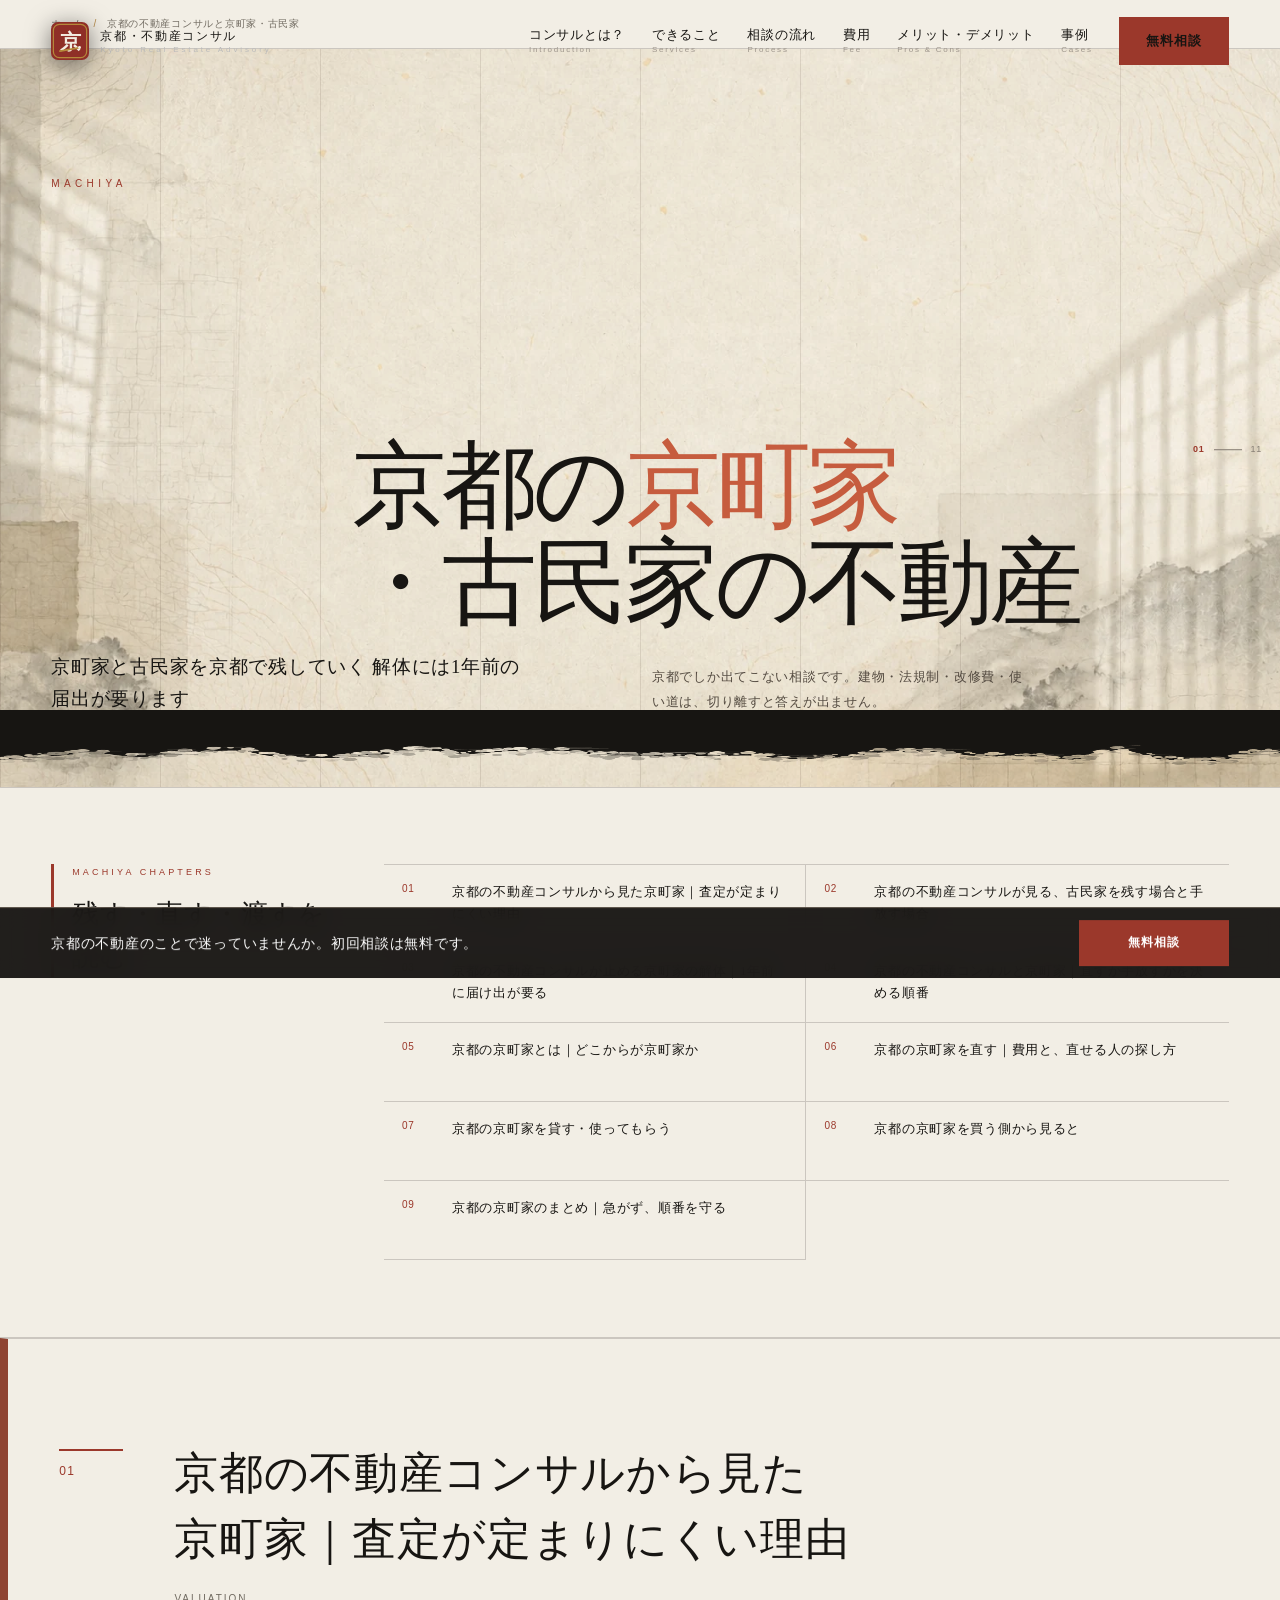
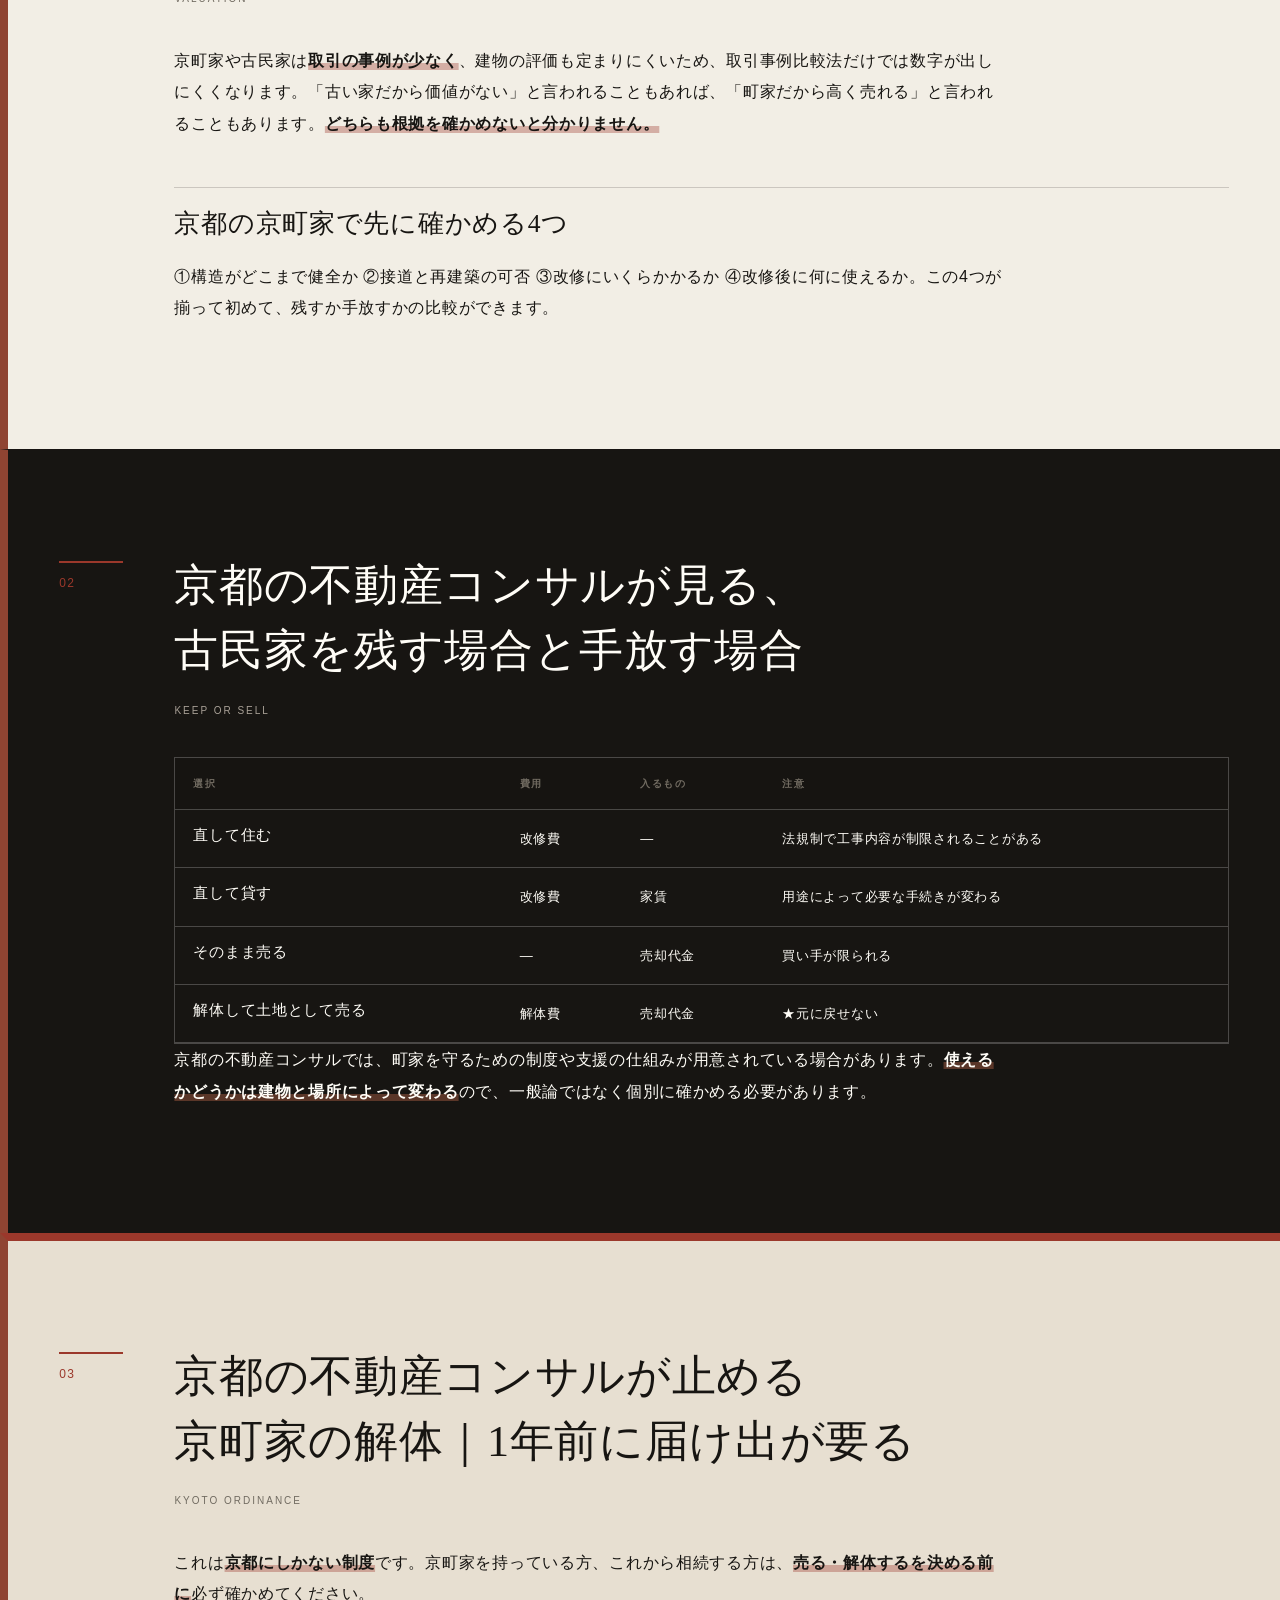
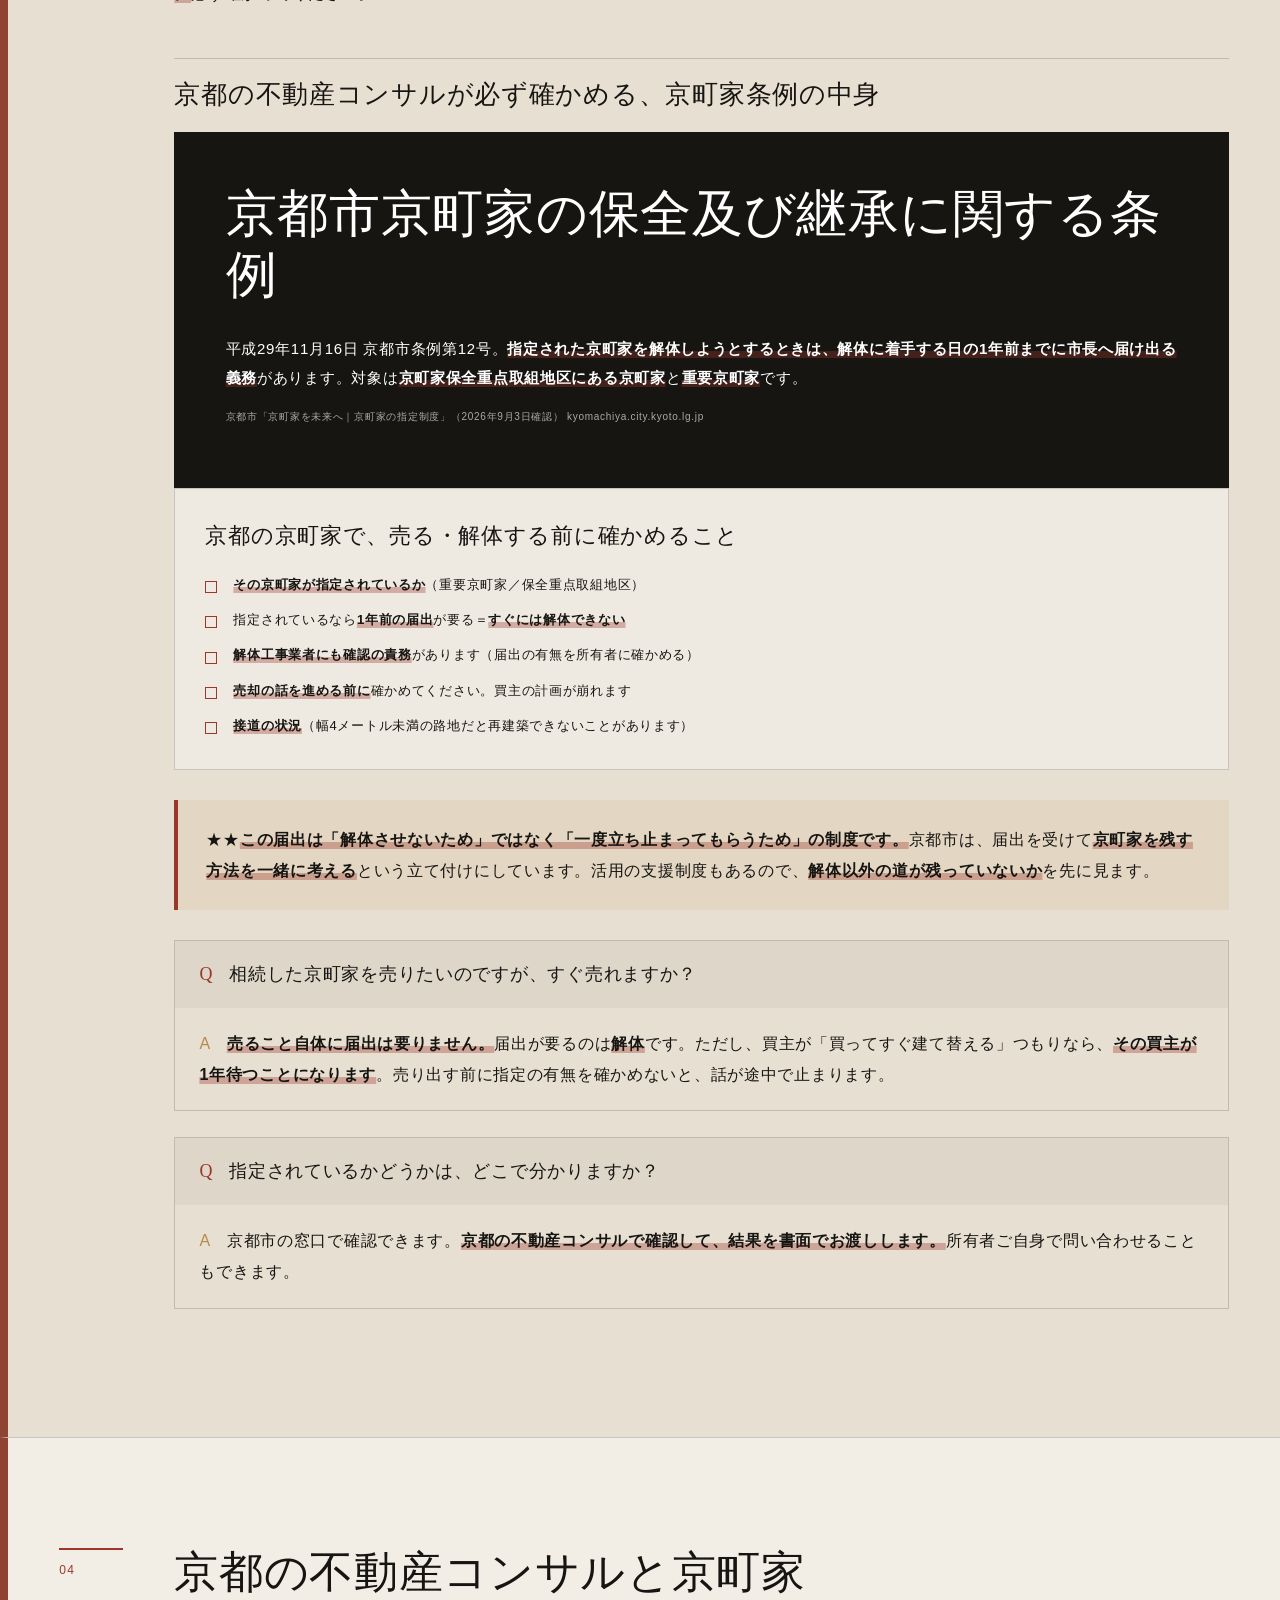
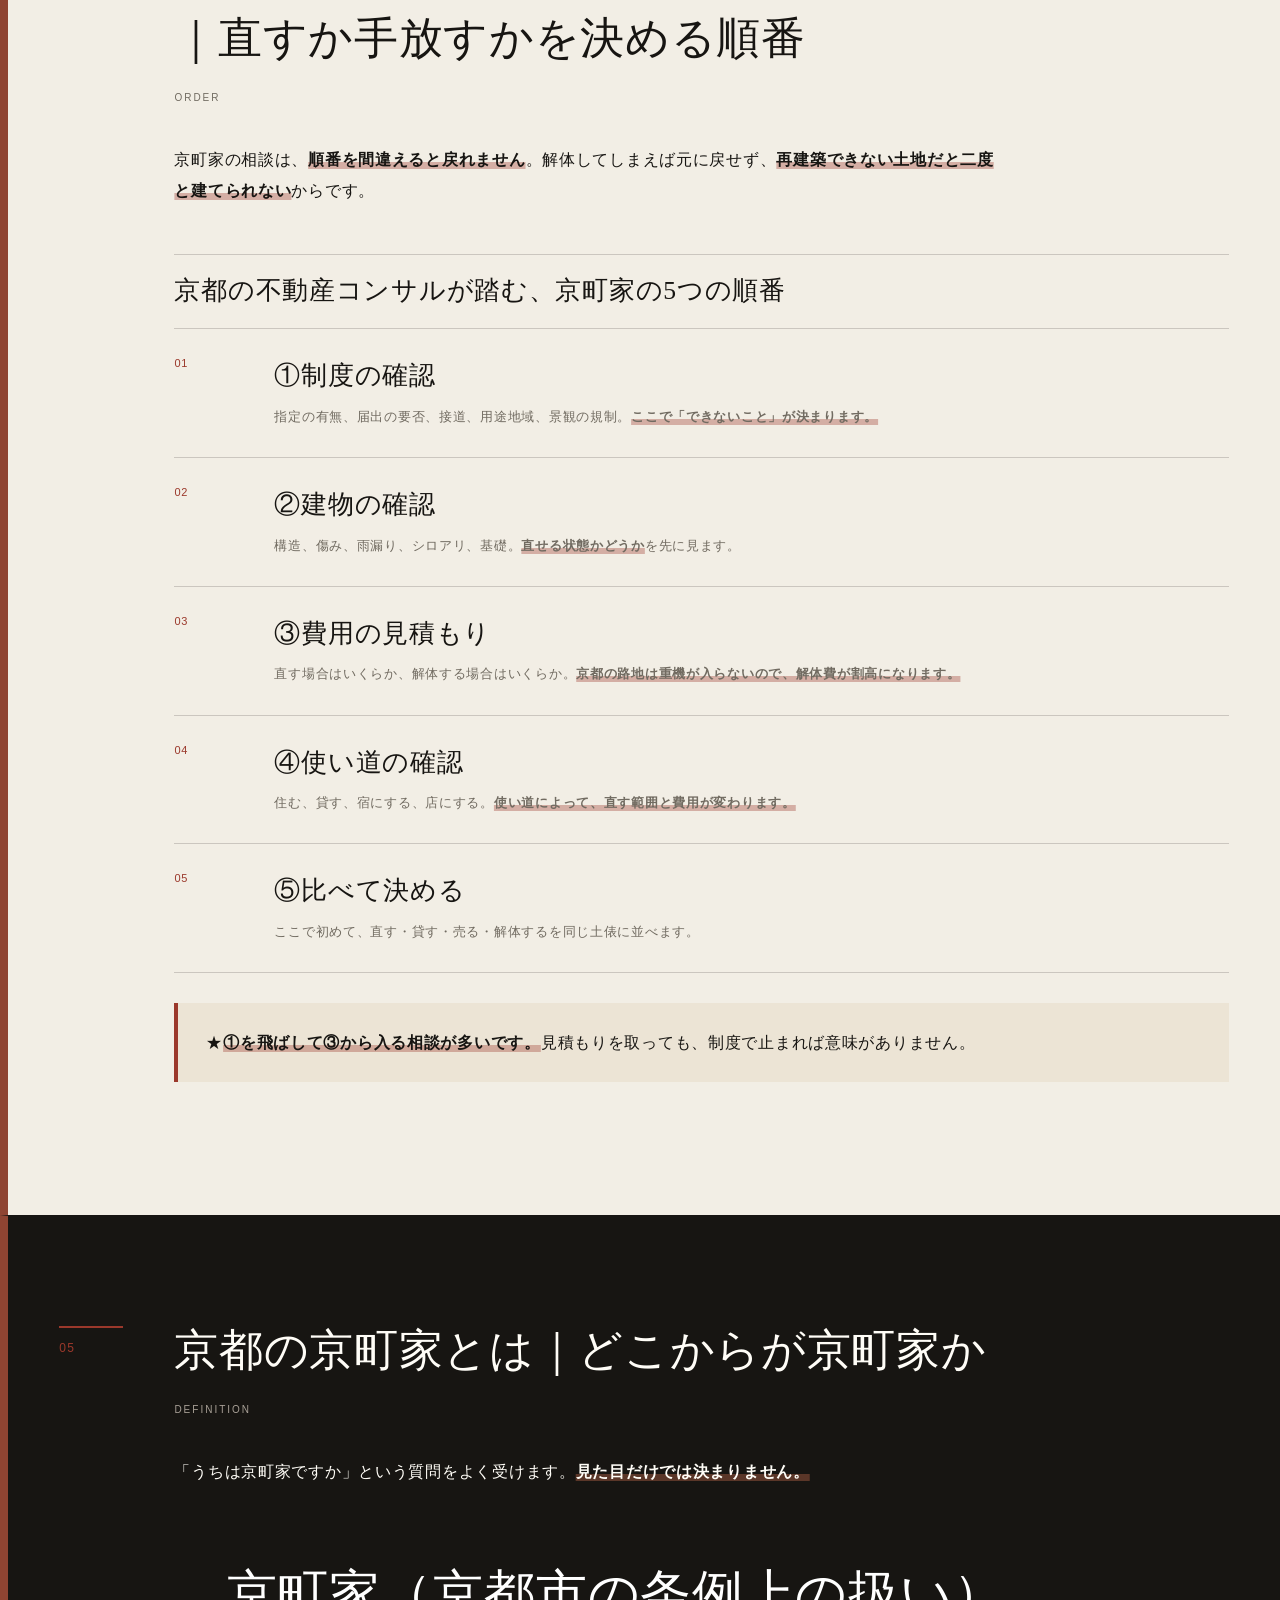
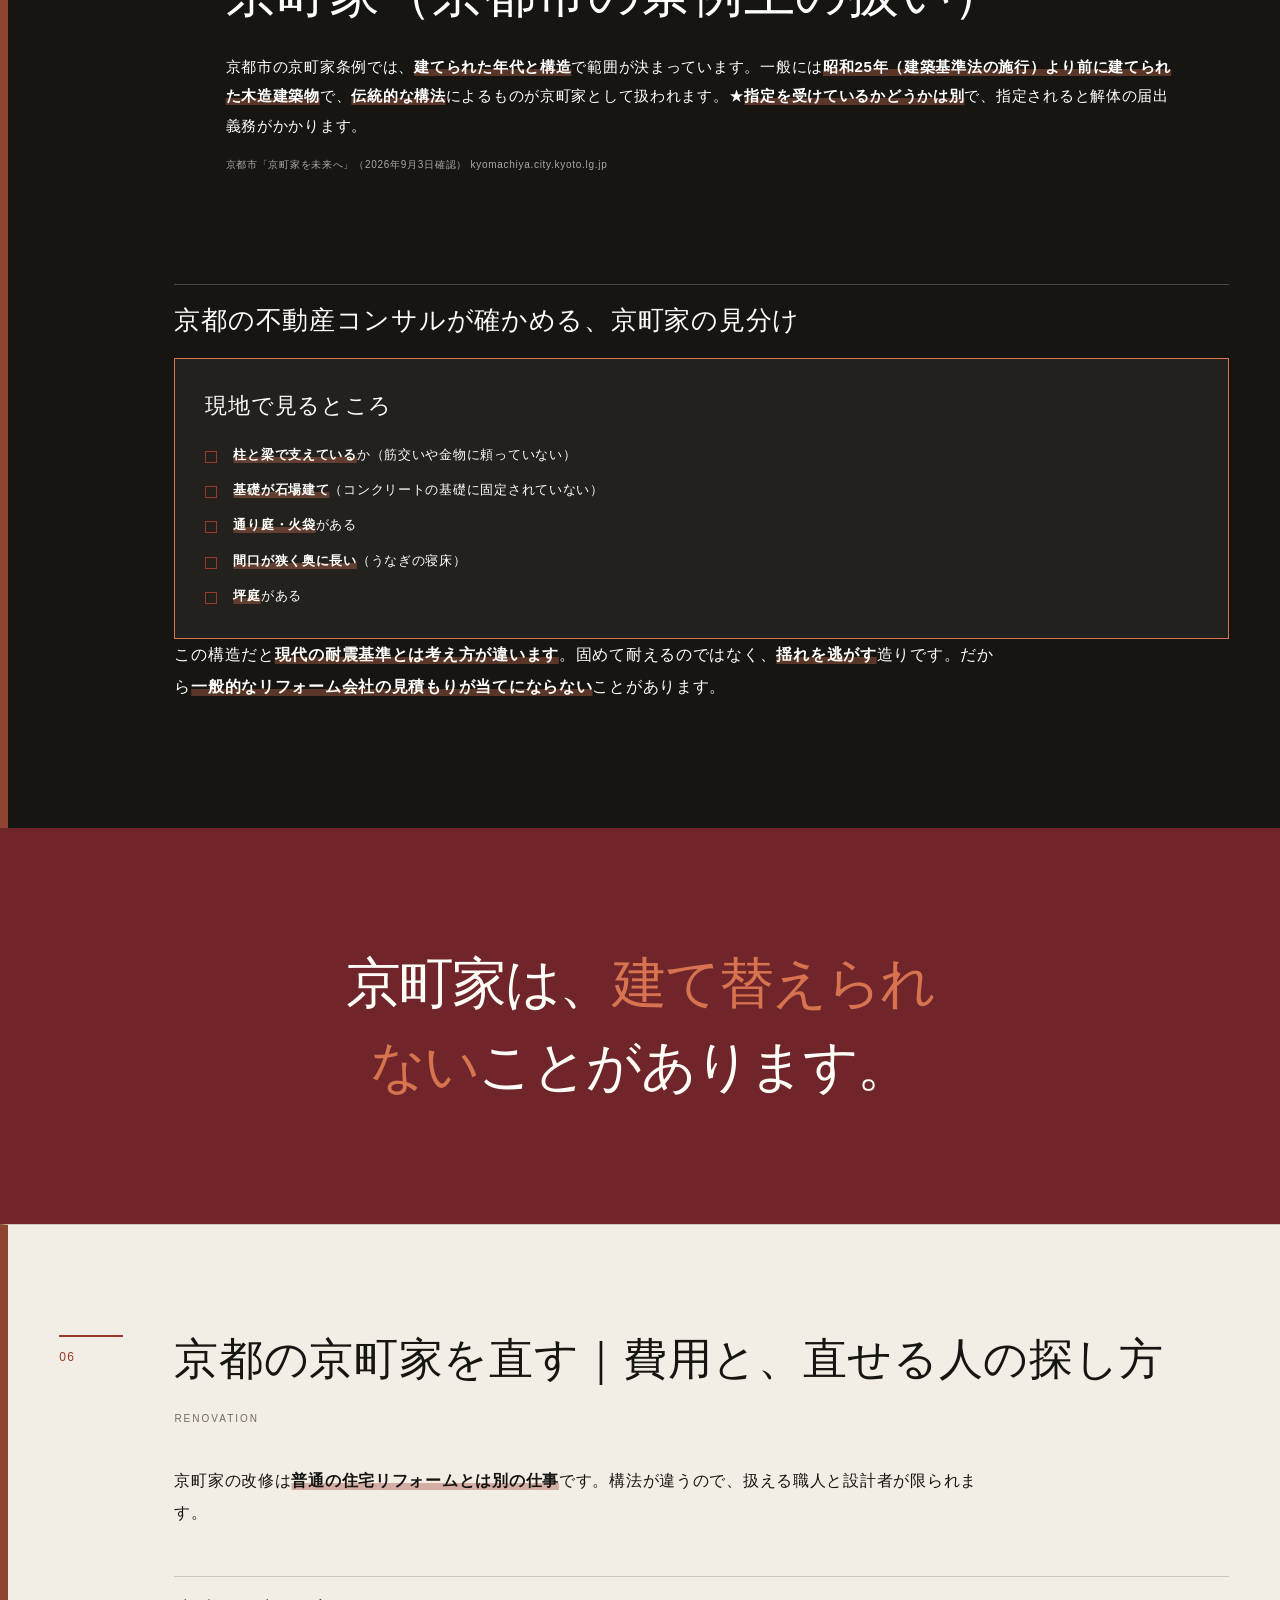
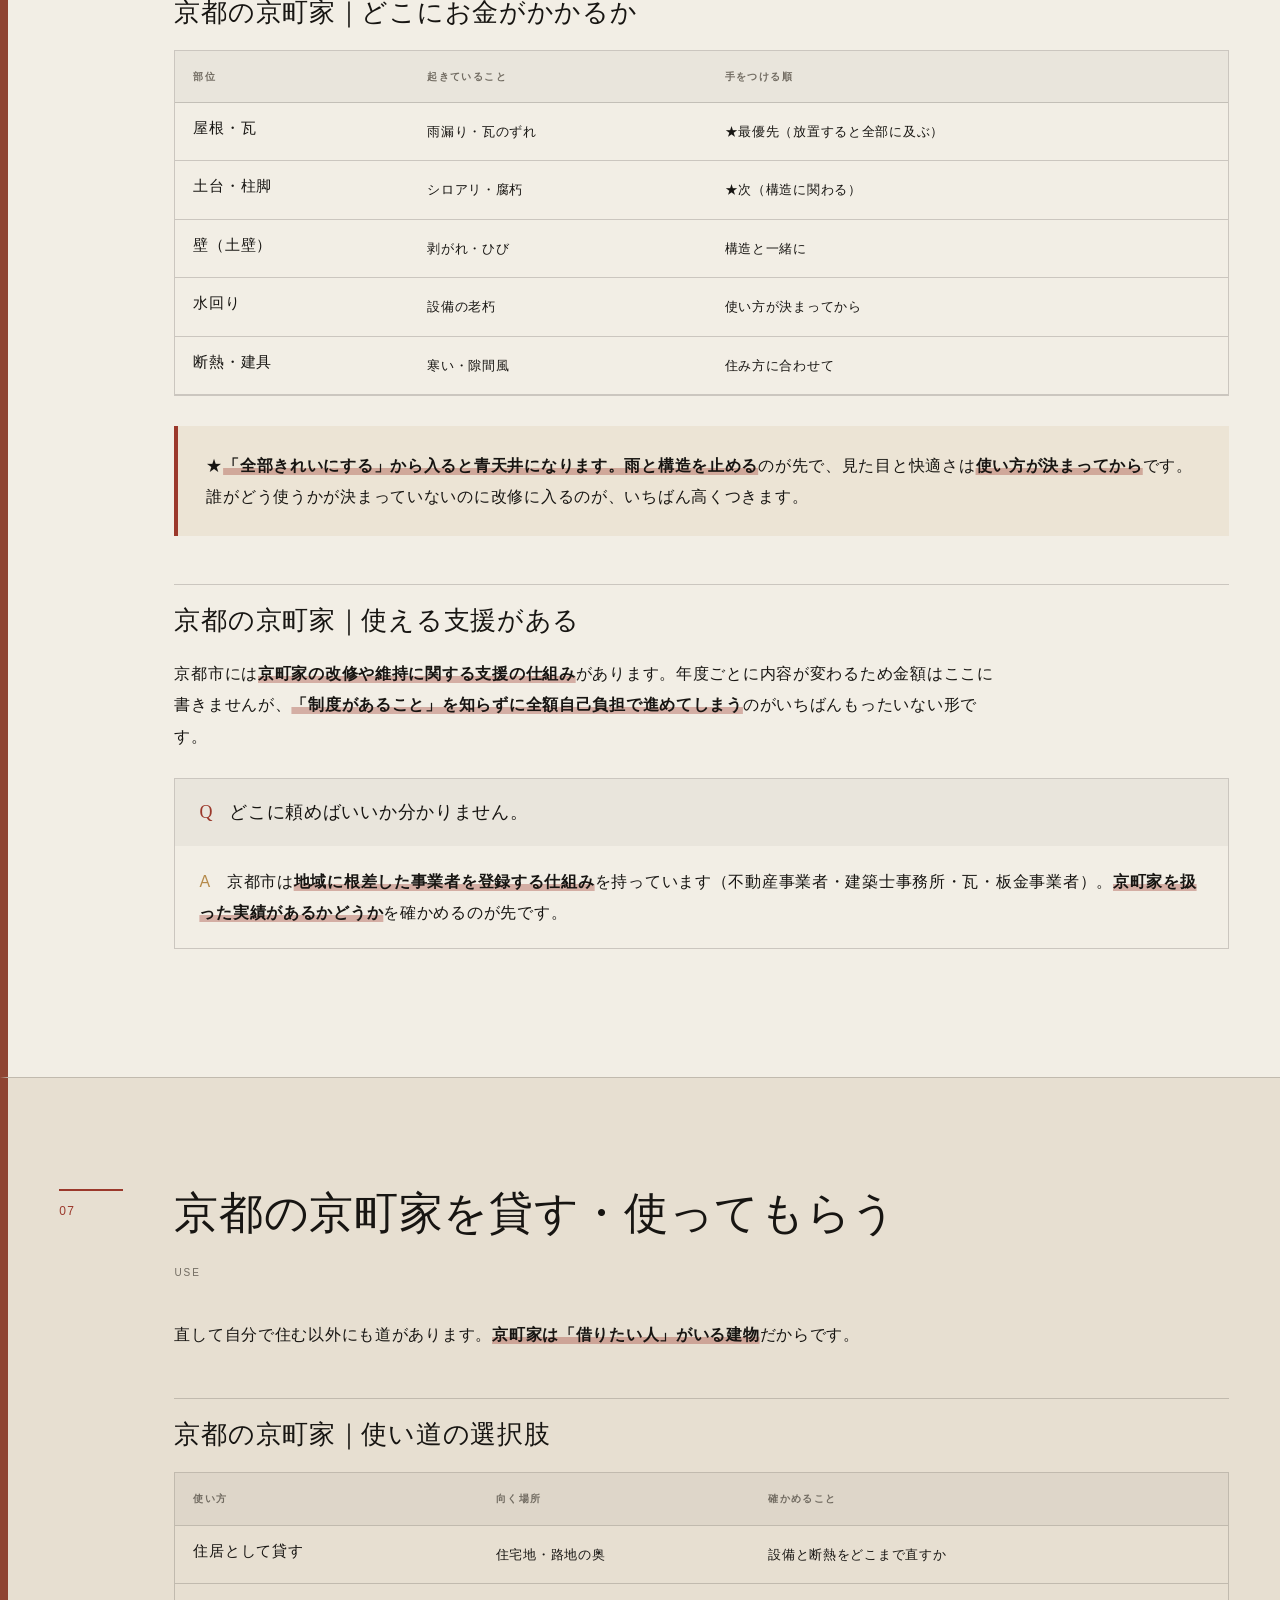
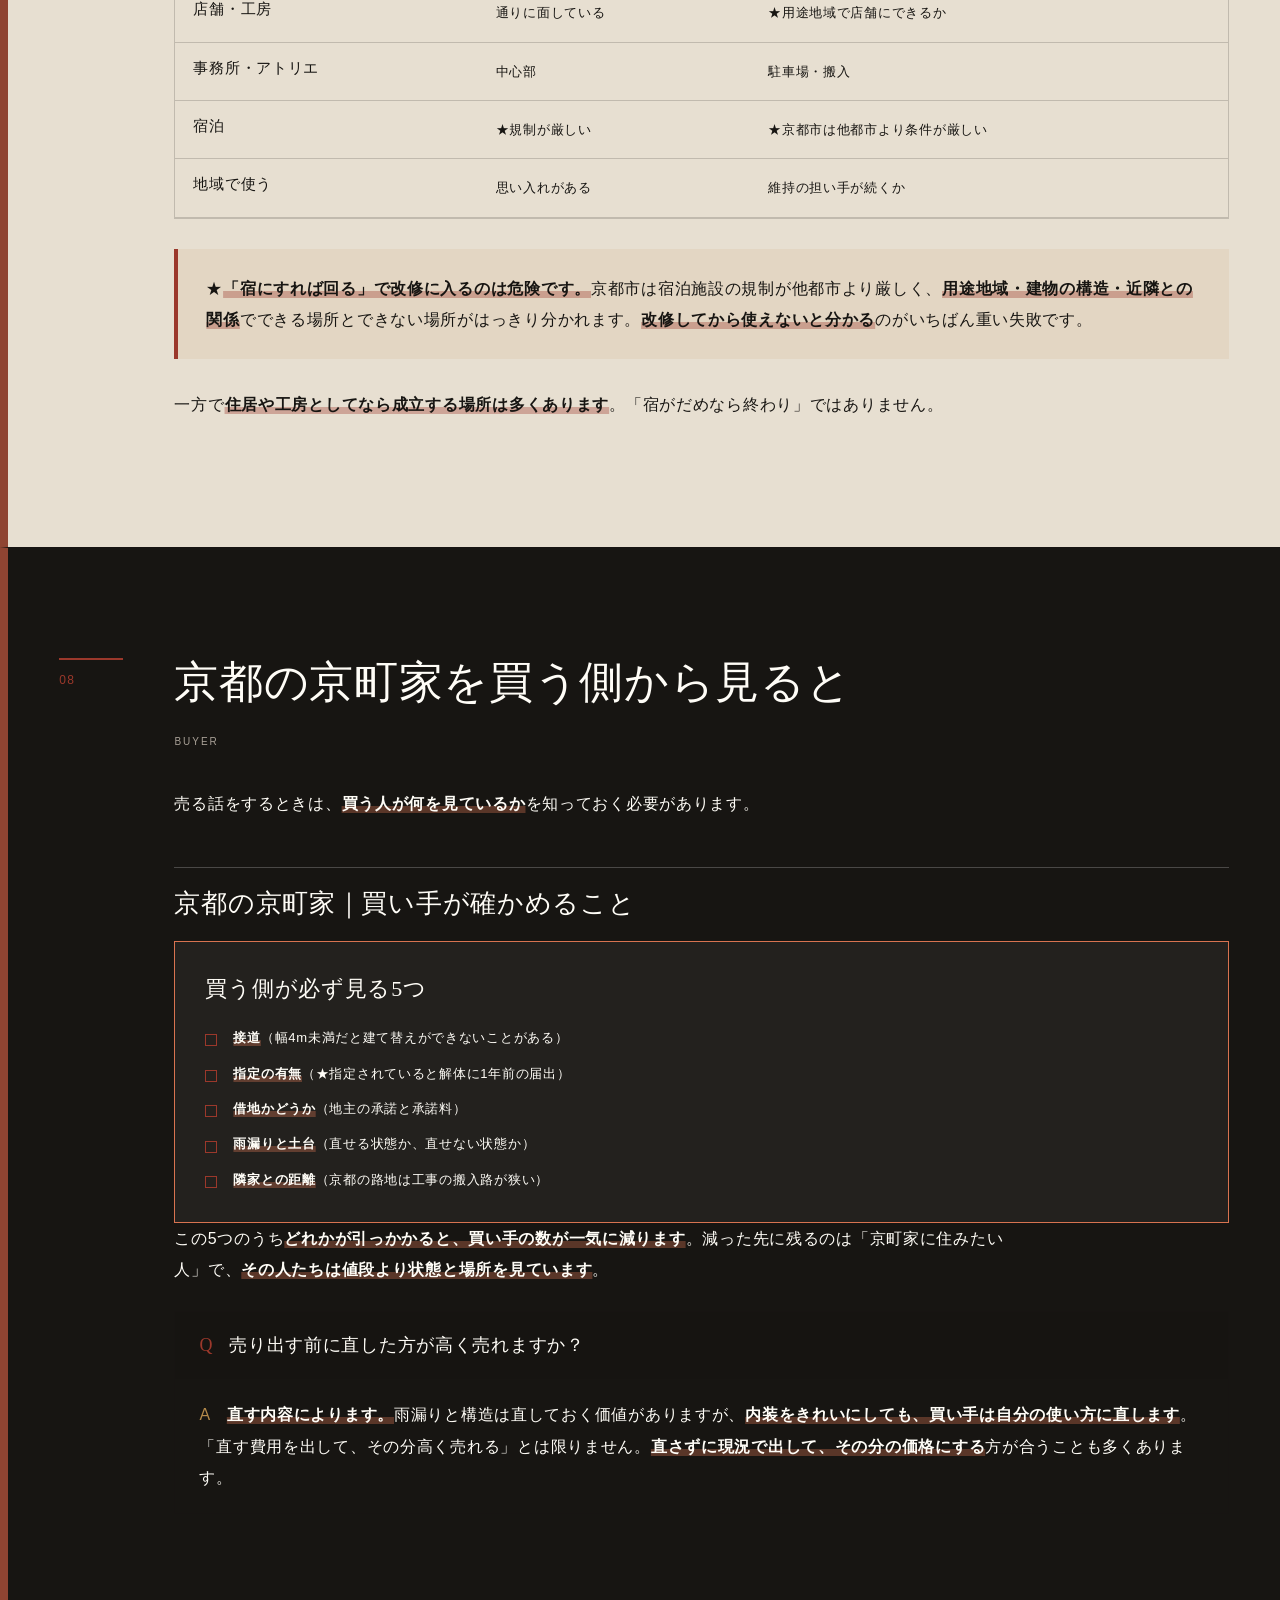
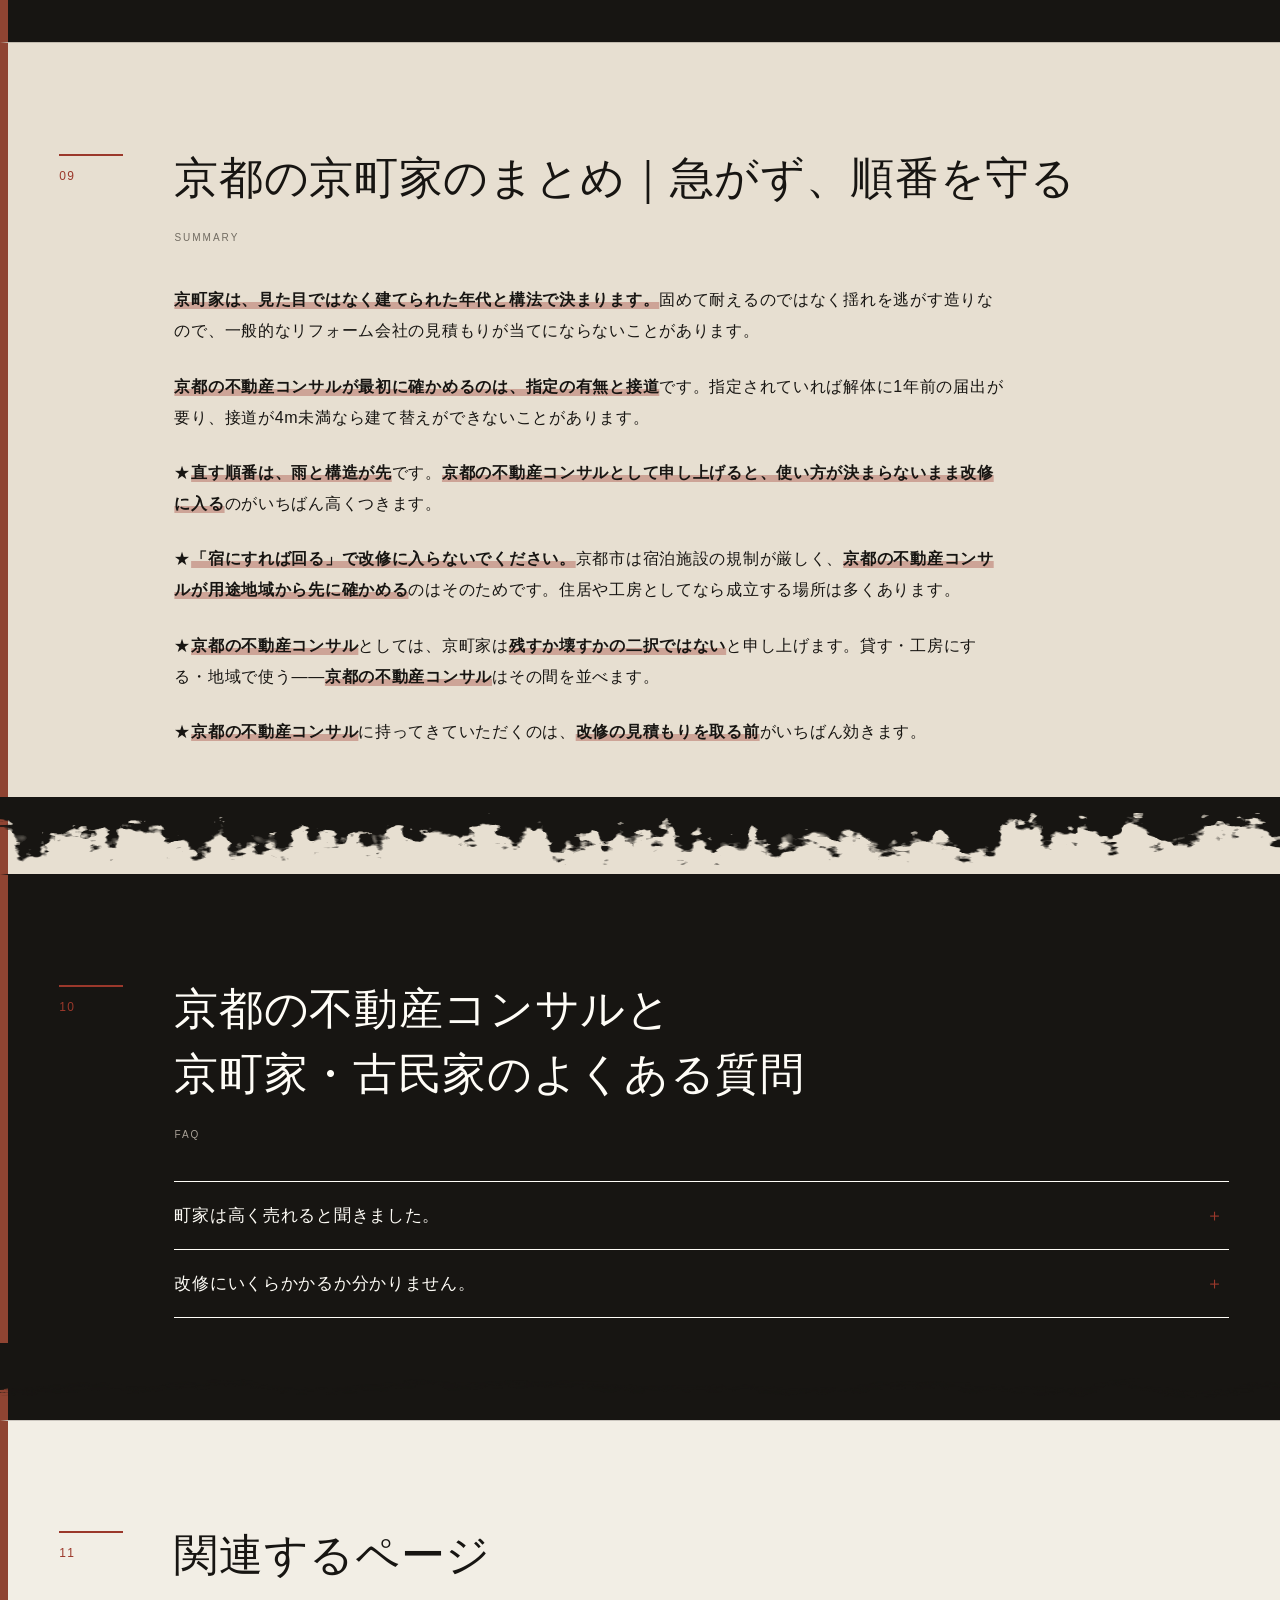
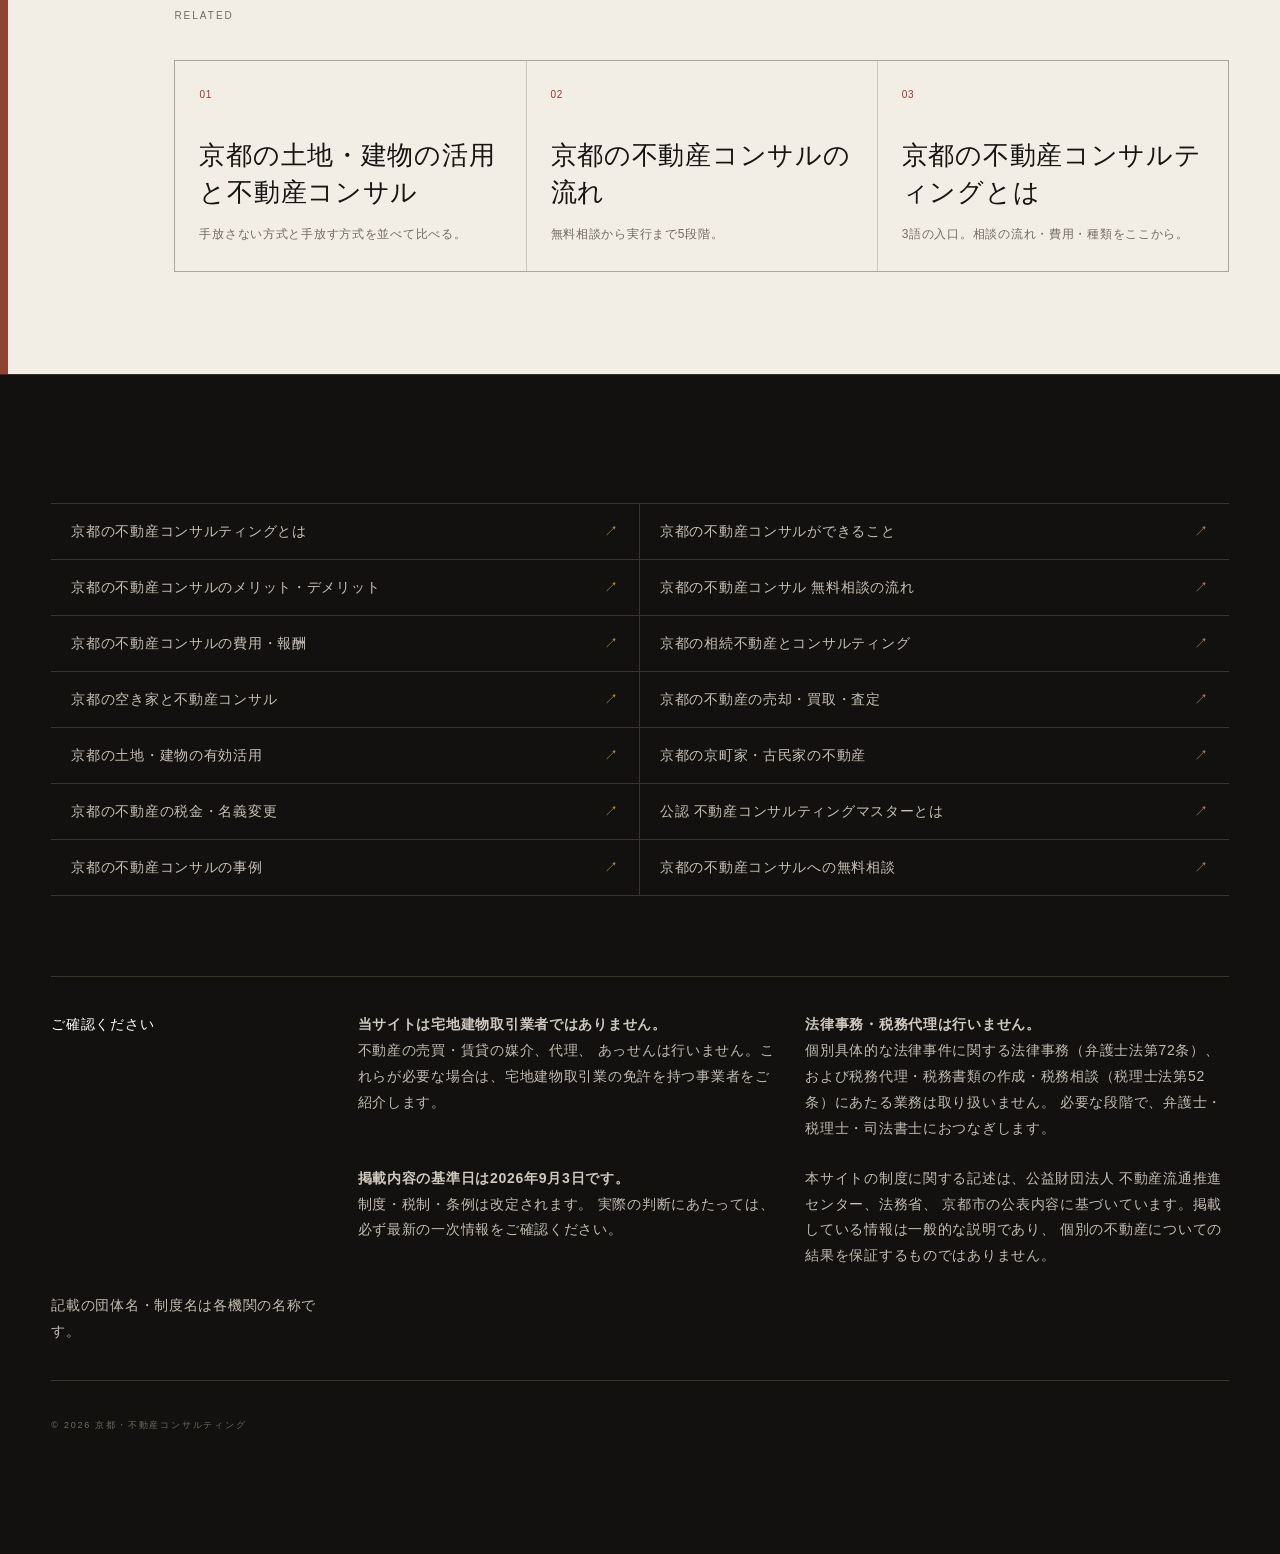
<file: machiya/index.html>
<!doctype html>
<html lang="ja">
<head>
<meta charset="utf-8">
<meta name="viewport" content="width=device-width, initial-scale=1">
<title>京町家と古民家を京都で残していく 解体には1年前の届出が要ります</title>
<meta name="description" content="京都市の条例で、指定された京町家は解体に着手する1年前までに市長へ届け出る義務があります。売却自体に届出は不要ですが、買主が建て替える前提なら1年待つことになります。査定が定まりにくい理由、直すか手放すかを決める5つの順番、再建築できない土地で解体してしまう落とし穴まで実際の相談の順を追って書いています。">
<link rel="canonical" href="https://akatsuki-5648.github.io/kyoto-fudosan-consult/machiya/">
<meta name="robots" content="noindex,nofollow"><!-- ★未公開。公開時に外す -->
<meta property="og:type" content="article">
<meta property="og:title" content="京町家と古民家を京都で残していく 解体には1年前の届出が要ります">
<meta property="og:description" content="京都市の条例で、指定された京町家は解体に着手する1年前までに市長へ届け出る義務があります。売却自体に届出は不要ですが、買主が建て替える前提なら1年待つことになります。査定が定まりにくい理由、直すか手放すかを決める5つの順番、再建築できない土地で解体してしまう落とし穴まで実際の相談の順を追って書いています。">
<meta property="og:url" content="https://akatsuki-5648.github.io/kyoto-fudosan-consult/machiya/">
<meta property="og:site_name" content="京都の不動産コンサルティング">
<meta property="og:image" content="https://akatsuki-5648.github.io/kyoto-fudosan-consult/img/og_machiya-v2.png">
<meta property="og:image:secure_url" content="https://akatsuki-5648.github.io/kyoto-fudosan-consult/img/og_machiya-v2.png">
<meta property="og:image:type" content="image/png">
<meta property="og:image:width" content="1200">
<meta property="og:image:height" content="630">
<meta property="og:image:alt" content="京町家と古民家を京都で残していく 解体には1年前の届出が要ります｜京都の不動産コンサルティングの案内画像">
<meta property="og:locale" content="ja_JP">
<meta name="twitter:card" content="summary_large_image">
<meta name="twitter:title" content="京町家と古民家を京都で残していく 解体には1年前の届出が要ります">
<meta name="twitter:description" content="京都市の条例で、指定された京町家は解体に着手する1年前までに市長へ届け出る義務があります。売却自体に届出は不要ですが、買主が建て替える前提なら1年待つことになります。査定が定まりにくい理由、直すか手放すかを決める5つの順番、再建築できない土地で解体してしまう落とし穴まで実際の相談の順を追って書いています。">
<meta name="twitter:image" content="https://akatsuki-5648.github.io/kyoto-fudosan-consult/img/og_machiya-v2.png">
<meta name="twitter:image:alt" content="京町家と古民家を京都で残していく 解体には1年前の届出が要ります｜京都の不動産コンサルティングの案内画像">
<meta name="format-detection" content="telephone=no">
<meta name="application-name" content="京都・不動産コンサルティング">
<meta name="apple-mobile-web-app-title" content="京都不動産">
<meta name="theme-color" content="#14110e">
<meta name="msapplication-TileColor" content="#8f2f27">
<meta name="msapplication-config" content="../browserconfig.xml">
<link rel="icon" href="../favicon.ico" sizes="any">
<link rel="icon" href="../icons/favicon.svg" type="image/svg+xml">
<link rel="icon" href="../icons/favicon-32x32.png" type="image/png" sizes="32x32">
<link rel="icon" href="../icons/favicon-16x16.png" type="image/png" sizes="16x16">
<link rel="apple-touch-icon" href="../icons/apple-touch-icon.png" sizes="180x180">
<link rel="mask-icon" href="../icons/safari-pinned-tab.svg" color="#8f2f27">
<link rel="manifest" href="../site.webmanifest">
<link rel="preload" as="image" href="../img/kyoto-consult-hero-v1.webp" fetchpriority="high">
<link rel="stylesheet" href="../css/base.css?v=a2ab643b3f">
<link rel="stylesheet" href="../css/layouts.css?v=2575b79964">
<link rel="stylesheet" href="../css/pages.css?v=bf270d7a61">
<link rel="stylesheet" href="../css/polish.css?v=f5eed3057f">
<script type="application/ld+json">{"@context":"https://schema.org","@graph":[{"@type":"WebSite","@id":"https://akatsuki-5648.github.io/kyoto-fudosan-consult/#website","url":"https://akatsuki-5648.github.io/kyoto-fudosan-consult/","name":"京都の不動産コンサルティング","inLanguage":"ja","thumbnailUrl":"https://akatsuki-5648.github.io/kyoto-fudosan-consult/img/og_top-v2.png"},{"@type":"ProfessionalService","@id":"https://akatsuki-5648.github.io/kyoto-fudosan-consult/#biz","name":"京都の不動産コンサルティング","url":"https://akatsuki-5648.github.io/kyoto-fudosan-consult/","logo":"https://akatsuki-5648.github.io/kyoto-fudosan-consult/icons/icon-512.png","image":"https://akatsuki-5648.github.io/kyoto-fudosan-consult/img/og_top-v2.png","areaServed":{"@type":"AdministrativeArea","name":"京都府"},"knowsAbout":["不動産コンサルティング","相続","空き家","京町家","不動産の売却","土地活用","不動産の税金"],"description":"京都の不動産について、売る・貸す・活かす・遺すの前に、利害のない立場で選択肢を整理する不動産コンサルティング。"},{"@type":"BreadcrumbList","@id":"https://akatsuki-5648.github.io/kyoto-fudosan-consult/machiya/#crumb","itemListElement":[{"@type":"ListItem","position":1,"name":"ホーム","item":"https://akatsuki-5648.github.io/kyoto-fudosan-consult/"},{"@type":"ListItem","position":2,"name":"京都の不動産コンサルと京町家・古民家","item":"https://akatsuki-5648.github.io/kyoto-fudosan-consult/machiya/"}]},{"@type":"Article","@id":"https://akatsuki-5648.github.io/kyoto-fudosan-consult/machiya/#page","url":"https://akatsuki-5648.github.io/kyoto-fudosan-consult/machiya/","headline":"京町家と古民家を京都で残していく 解体には1年前の届出が要ります","description":"京都市の条例で、指定された京町家は解体に着手する1年前までに市長へ届け出る義務があります。売却自体に届出は不要ですが、買主が建て替える前提なら1年待つことになります。査定が定まりにくい理由、直すか手放すかを決める5つの順番、再建築できない土地で解体してしまう落とし穴まで実際の相談の順を追って書いています。","inLanguage":"ja","image":"https://akatsuki-5648.github.io/kyoto-fudosan-consult/img/og_machiya-v2.png","isPartOf":{"@id":"https://akatsuki-5648.github.io/kyoto-fudosan-consult/#website"},"breadcrumb":{"@id":"https://akatsuki-5648.github.io/kyoto-fudosan-consult/machiya/#crumb"},"about":{"@id":"https://akatsuki-5648.github.io/kyoto-fudosan-consult/#biz"}}]}</script>

</head>
<body class="kfc-page kfc-page--machiya" data-page="machiya">
<a class="kfc-skip" href="#kfc-main">本文へ移動</a>
<div class="kfc-progress" aria-hidden="true"><i id="kfc-progress-bar"></i></div>
<div class="kfc-pre" id="kfc-pre" aria-hidden="true">
  <div class="kfc-pre__in">
    <p class="kfc-pre__t">京都 <i>&times;</i> 不動産 <i>&times;</i> コンサルティング</p>
    <p class="kfc-pre__s">KYOTO REAL ESTATE CONSULTING</p>
  </div>
  <p class="kfc-pre__n"><b id="kfc-pre-n">0</b>%</p>
  <div class="kfc-pre__bar"><i id="kfc-pre-bar"></i></div>
</div>
<header class="kfc-gnav" id="kfc-gnav">
  <div class="kfc-wrap kfc-gnav__in">
    <a class="kfc-gnav__brand" href="../"><img src="../icons/favicon.svg" alt="" width="36" height="36"><span class="kfc-gnav__brand-copy"><b>京都・不動産コンサル</b><span>Kyoto Real Estate Advisory</span></span></a>
    <button class="kfc-burger" id="kfc-burger" aria-label="メニュー" aria-expanded="false"><span></span><span></span><span></span></button>
    <nav class="kfc-gnav__menu" aria-label="主要ナビゲーション">
    <ul class="kfc-gnav__list" id="kfc-gnav-list">
      <li><a class="kfc-gnav__a" href="../">コンサルとは？<small>Introduction</small></a></li>
      <li><a class="kfc-gnav__a" href="../can/">できること<small>Services</small></a>
        <ul class="kfc-gnav__child">
          <li><a href="../souzoku/">京都の相続不動産</a></li>
          <li><a href="../akiya/">京都の空き家</a></li>
          <li><a href="../baikyaku/">京都の不動産の売却・買取</a></li>
          <li><a href="../katsuyou/">京都の土地・建物の活用</a></li>
          <li><a href="../machiya/">京都の京町家・古民家</a></li>
          <li><a href="../tax/">京都の不動産の税金・名義変更</a></li>
        </ul></li>
      <li><a class="kfc-gnav__a" href="../flow/">相談の流れ<small>Process</small></a></li>
      <li><a class="kfc-gnav__a" href="../fee/">費用<small>Fee</small></a></li>
      <li><a class="kfc-gnav__a" href="../merit/">メリット・デメリット<small>Pros & Cons</small></a></li>
      <li><a class="kfc-gnav__a" href="../case/">事例<small>Cases</small></a></li>
      <li class="kfc-gnav__mobile-cta"><a href="../contact/">初回無料相談<small>CONTACT</small></a></li>
    </ul>
    </nav>
    <a class="kfc-gnav__cta" href="../contact/">無料相談</a>
  </div>
</header>
<main id="kfc-main">
<nav class="kfc-crumb" aria-label="パンくず">
  <div class="kfc-wrap">
  <ol>
    <li><a href="/">ホーム</a></li>
    <li aria-current="page">京都の不動産コンサルと京町家・古民家</li>
  </ol>
  </div>
</nav>

<section class="kfc-phero">
  <div class="kfc-phero__bg"></div>
  <div class="kfc-phero__plan" aria-hidden="true"></div>
  <div class="kfc-wrap">
    <p class="kfc-hero__eyebrow">MACHIYA</p>
    <p class="kfc-phero__name"><span class="kfc-phero__line">京都の<i>京町家</i></span><br><span class="kfc-phero__line">・古民家の不動産</span></p>
    <h1 class="kfc-phero__h">京町家と古民家を京都で残していく 解体には1年前の届出が要ります</h1>
    <p class="kfc-phero__d">京都でしか出てこない相談です。建物・法規制・改修費・使い道は、切り離すと答えが出ません。</p>
  </div>
</section>
<div class="kfc-cut kfc-cut--washi kfc-cut--ink" aria-hidden="true"></div>

<nav class="kfc-chapters kfc-chapters--heritage" aria-label="このページの章">
  <div class="kfc-wrap kfc-chapters__in">
    <div class="kfc-chapters__head">
      <p class="kfc-chapters__label">MACHIYA CHAPTERS</p>
      <p class="kfc-chapters__purpose">残す・直す・渡すを読む</p>
    </div>
    <ol class="kfc-chapters__list">
      <li><a href="#satei"><b>01</b><span>京都の不動産コンサルから見た京町家｜査定が定まりにくい理由</span></a></li>
      <li><a href="#keep"><b>02</b><span>京都の不動産コンサルが見る、古民家を残す場合と手放す場合</span></a></li>
      <li><a href="#ordinance"><b>03</b><span>京都の不動産コンサルが止める京町家の解体｜1年前に届け出が要る</span></a></li>
      <li><a href="#order"><b>04</b><span>京都の不動産コンサルと京町家｜直すか手放すかを決める順番</span></a></li>
      <li><a href="#definition"><b>05</b><span>京都の京町家とは｜どこからが京町家か</span></a></li>
      <li><a href="#renovation"><b>06</b><span>京都の京町家を直す｜費用と、直せる人の探し方</span></a></li>
      <li><a href="#use"><b>07</b><span>京都の京町家を貸す・使ってもらう</span></a></li>
      <li><a href="#buyer"><b>08</b><span>京都の京町家を買う側から見ると</span></a></li>
      <li><a href="#summary"><b>09</b><span>京都の京町家のまとめ｜急がず、順番を守る</span></a></li>
    </ol>
  </div>
</nav>
<div class="kfc-layout kfc-layout--heritage" data-layout="heritage">

<section class="kfc-sec " id="satei" data-section-key="satei" data-kfc-section>
  <div class="kfc-wrap">
    <p class="kfc-sec__no">01</p>
    <h2 class="kfc-sec__h">京都の不動産コンサルから見た京町家｜査定が定まりにくい理由</h2>
    <p class="kfc-sec__en">Valuation</p>
    <div class="kfc-read">
      <p>京町家や古民家は<b>取引の事例が少なく</b>、建物の評価も定まりにくいため、取引事例比較法だけでは数字が出しにくくなります。「古い家だから価値がない」と言われることもあれば、「町家だから高く売れる」と言われることもあります。<b>どちらも根拠を確かめないと分かりません。</b></p>
      <h3 class="kfc-sub">京都の京町家で先に確かめる4つ</h3>
      <p>①構造がどこまで健全か ②接道と再建築の可否 ③改修にいくらかかるか ④改修後に何に使えるか。この4つが揃って初めて、残すか手放すかの比較ができます。</p>
    </div>
  </div>
</section>

<section class="kfc-sec kfc-sec--dark" id="keep" data-section-key="keep" data-kfc-section>
  <div class="kfc-wrap">
    <p class="kfc-sec__no">02</p>
    <h2 class="kfc-sec__h">京都の不動産コンサルが見る、古民家を残す場合と手放す場合</h2>
    <p class="kfc-sec__en">Keep or sell</p>
    <div class="kfc-read">
      <div class="kfc-table">
        <table>
          <thead><tr><th>選択</th><th>費用</th><th>入るもの</th><th>注意</th></tr></thead>
          <tbody>
            <tr><th>直して住む</th><td>改修費</td><td>—</td><td>法規制で工事内容が制限されることがある</td></tr>
            <tr><th>直して貸す</th><td>改修費</td><td>家賃</td><td>用途によって必要な手続きが変わる</td></tr>
            <tr><th>そのまま売る</th><td>—</td><td>売却代金</td><td>買い手が限られる</td></tr>
            <tr><th>解体して土地として売る</th><td>解体費</td><td>売却代金</td><td>★元に戻せない</td></tr>
          </tbody>
        </table>
      </div>
      <p>京都の不動産コンサルでは、町家を守るための制度や支援の仕組みが用意されている場合があります。<b>使えるかどうかは建物と場所によって変わる</b>ので、一般論ではなく個別に確かめる必要があります。</p>
    </div>
  </div>
</section>

<section class="kfc-sec kfc-sec--tint" id="ordinance" data-section-key="ordinance" data-kfc-section>
  <div class="kfc-wrap">
    <p class="kfc-sec__no">03</p>
    <h2 class="kfc-sec__h">京都の不動産コンサルが止める京町家の解体｜1年前に届け出が要る</h2>
    <p class="kfc-sec__en">Kyoto ordinance</p>
    <div class="kfc-read">
      <p>これは<b>京都にしかない制度</b>です。京町家を持っている方、これから相続する方は、<b>売る・解体するを決める前に</b>必ず確かめてください。</p>
      <h3 class="kfc-sub">京都の不動産コンサルが必ず確かめる、京町家条例の中身</h3>
    <div class="kfc-def">
      <p class="kfc-def__w">京都市京町家の保全及び継承に関する条例</p>
      <p class="kfc-def__b">平成29年11月16日 京都市条例第12号。<b>指定された京町家を解体しようとするときは、解体に着手する日の1年前までに市長へ届け出る義務</b>があります。対象は<b>京町家保全重点取組地区にある京町家</b>と<b>重要京町家</b>です。</p><p class="kfc-def__s">京都市「京町家を未来へ｜京町家の指定制度」（2026年9月3日確認） <a href="https://kyomachiya.city.kyoto.lg.jp/siteiseido/" target="_blank" rel="noopener">kyomachiya.city.kyoto.lg.jp</a></p>
    </div>
    <div class="kfc-check">
      <p class="kfc-check__t">京都の京町家で、売る・解体する前に確かめること</p>
      <ul class="kfc-check__l">
        <li><b>その京町家が指定されているか</b>（重要京町家／保全重点取組地区）</li>
        <li>指定されているなら<b>1年前の届出</b>が要る＝<b>すぐには解体できない</b></li>
        <li><b>解体工事業者にも確認の責務</b>があります（届出の有無を所有者に確かめる）</li>
        <li><b>売却の話を進める前に</b>確かめてください。買主の計画が崩れます</li>
        <li><b>接道の状況</b>（幅4メートル未満の路地だと再建築できないことがあります）</li>
      </ul>
    </div>
    <aside class="kfc-note "><p>★★<b>この届出は「解体させないため」ではなく「一度立ち止まってもらうため」の制度です。</b>京都市は、届出を受けて<b>京町家を残す方法を一緒に考える</b>という立て付けにしています。活用の支援制度もあるので、<b>解体以外の道が残っていないか</b>を先に見ます。</p></aside>
    <div class="kfc-qa">
      <p class="kfc-qa__q">相続した京町家を売りたいのですが、すぐ売れますか？</p>
      <p class="kfc-qa__a"><b>売ること自体に届出は要りません。</b>届出が要るのは<b>解体</b>です。ただし、買主が「買ってすぐ建て替える」つもりなら、<b>その買主が1年待つことになります</b>。売り出す前に指定の有無を確かめないと、話が途中で止まります。</p>
    </div>
    <div class="kfc-qa">
      <p class="kfc-qa__q">指定されているかどうかは、どこで分かりますか？</p>
      <p class="kfc-qa__a">京都市の窓口で確認できます。<b>京都の不動産コンサルで確認して、結果を書面でお渡しします。</b>所有者ご自身で問い合わせることもできます。</p>
    </div>
    </div>
  </div>
</section>

<section class="kfc-sec " id="order" data-section-key="order" data-kfc-section>
  <div class="kfc-wrap">
    <p class="kfc-sec__no">04</p>
    <h2 class="kfc-sec__h">京都の不動産コンサルと京町家｜直すか手放すかを決める順番</h2>
    <p class="kfc-sec__en">Order</p>
    <div class="kfc-read">
      <p>京町家の相談は、<b>順番を間違えると戻れません</b>。解体してしまえば元に戻せず、<b>再建築できない土地だと二度と建てられない</b>からです。</p>
      <h3 class="kfc-sub">京都の不動産コンサルが踏む、京町家の5つの順番</h3>
    <ol class="kfc-step">
      <li class="kfc-step__i"><p class="kfc-step__n">01</p><div><p class="kfc-step__t">①制度の確認</p><p class="kfc-step__d">指定の有無、届出の要否、接道、用途地域、景観の規制。<b>ここで「できないこと」が決まります。</b></p></div></li>
      <li class="kfc-step__i"><p class="kfc-step__n">02</p><div><p class="kfc-step__t">②建物の確認</p><p class="kfc-step__d">構造、傷み、雨漏り、シロアリ、基礎。<b>直せる状態かどうか</b>を先に見ます。</p></div></li>
      <li class="kfc-step__i"><p class="kfc-step__n">03</p><div><p class="kfc-step__t">③費用の見積もり</p><p class="kfc-step__d">直す場合はいくらか、解体する場合はいくらか。<b>京都の路地は重機が入らないので、解体費が割高になります。</b></p></div></li>
      <li class="kfc-step__i"><p class="kfc-step__n">04</p><div><p class="kfc-step__t">④使い道の確認</p><p class="kfc-step__d">住む、貸す、宿にする、店にする。<b>使い道によって、直す範囲と費用が変わります。</b></p></div></li>
      <li class="kfc-step__i"><p class="kfc-step__n">05</p><div><p class="kfc-step__t">⑤比べて決める</p><p class="kfc-step__d">ここで初めて、直す・貸す・売る・解体するを同じ土俵に並べます。</p></div></li>
    </ol>
    <aside class="kfc-note kfc-note--warn"><p>★<b>①を飛ばして③から入る相談が多いです。</b>見積もりを取っても、制度で止まれば意味がありません。</p></aside>
    </div>
  </div>
</section>

<section class="kfc-sec kfc-sec--dark" id="definition" data-section-key="definition" data-kfc-section>
  <div class="kfc-wrap">
    <p class="kfc-sec__no">05</p>
    <h2 class="kfc-sec__h">京都の京町家とは｜どこからが京町家か</h2>
    <p class="kfc-sec__en">Definition</p>
    <div class="kfc-read">
      <p>「うちは京町家ですか」という質問をよく受けます。<b>見た目だけでは決まりません。</b></p>
    <div class="kfc-def">
      <p class="kfc-def__w">京町家（京都市の条例上の扱い）</p>
      <p class="kfc-def__b">京都市の京町家条例では、<b>建てられた年代と構造</b>で範囲が決まっています。一般には<b>昭和25年（建築基準法の施行）より前に建てられた木造建築物</b>で、<b>伝統的な構法</b>によるものが京町家として扱われます。★<b>指定を受けているかどうかは別</b>で、指定されると解体の届出義務がかかります。</p><p class="kfc-def__s">京都市「京町家を未来へ」（2026年9月3日確認） <a href="https://kyomachiya.city.kyoto.lg.jp/siteiseido/" target="_blank" rel="noopener">kyomachiya.city.kyoto.lg.jp</a></p>
    </div>
      <h3 class="kfc-sub">京都の不動産コンサルが確かめる、京町家の見分け</h3>
    <div class="kfc-check">
      <p class="kfc-check__t">現地で見るところ</p>
      <ul class="kfc-check__l">
        <li><b>柱と梁で支えている</b>か（筋交いや金物に頼っていない）</li>
        <li><b>基礎が石場建て</b>（コンクリートの基礎に固定されていない）</li>
        <li><b>通り庭・火袋</b>がある</li>
        <li><b>間口が狭く奥に長い</b>（うなぎの寝床）</li>
        <li><b>坪庭</b>がある</li>
      </ul>
    </div>
      <p>この構造だと<b>現代の耐震基準とは考え方が違います</b>。固めて耐えるのではなく、<b>揺れを逃がす</b>造りです。だから<b>一般的なリフォーム会社の見積もりが当てにならない</b>ことがあります。</p>
    </div>
  </div>
</section>

<section class="kfc-lead kfc-lead--wine">
  <div class="kfc-wrap">
        <p class="kfc-lead__t" data-reveal>京町家は、<em>建て替えられない</em>ことがあります。</p>
  </div>
</section>

<section class="kfc-sec " id="renovation" data-section-key="renovation" data-kfc-section>
  <div class="kfc-wrap">
    <p class="kfc-sec__no">06</p>
    <h2 class="kfc-sec__h">京都の京町家を直す｜費用と、直せる人の探し方</h2>
    <p class="kfc-sec__en">Renovation</p>
    <div class="kfc-read">
      <p>京町家の改修は<b>普通の住宅リフォームとは別の仕事</b>です。構法が違うので、扱える職人と設計者が限られます。</p>
      <h3 class="kfc-sub">京都の京町家｜どこにお金がかかるか</h3>
      <div class="kfc-table">
        <table>
          <thead><tr><th>部位</th><th>起きていること</th><th>手をつける順</th></tr></thead>
          <tbody>
            <tr><th>屋根・瓦</th><td>雨漏り・瓦のずれ</td><td>★最優先（放置すると全部に及ぶ）</td></tr>
            <tr><th>土台・柱脚</th><td>シロアリ・腐朽</td><td>★次（構造に関わる）</td></tr>
            <tr><th>壁（土壁）</th><td>剥がれ・ひび</td><td>構造と一緒に</td></tr>
            <tr><th>水回り</th><td>設備の老朽</td><td>使い方が決まってから</td></tr>
            <tr><th>断熱・建具</th><td>寒い・隙間風</td><td>住み方に合わせて</td></tr>
          </tbody>
        </table>
      </div>
    <aside class="kfc-note "><p>★<b>「全部きれいにする」から入ると青天井になります。</b><b>雨と構造を止める</b>のが先で、見た目と快適さは<b>使い方が決まってから</b>です。誰がどう使うかが決まっていないのに改修に入るのが、いちばん高くつきます。</p></aside>
      <h3 class="kfc-sub">京都の京町家｜使える支援がある</h3>
      <p>京都市には<b>京町家の改修や維持に関する支援の仕組み</b>があります。年度ごとに内容が変わるため金額はここに書きませんが、<b>「制度があること」を知らずに全額自己負担で進めてしまう</b>のがいちばんもったいない形です。</p>
    <div class="kfc-qa">
      <p class="kfc-qa__q">どこに頼めばいいか分かりません。</p>
      <p class="kfc-qa__a">京都市は<b>地域に根差した事業者を登録する仕組み</b>を持っています（不動産事業者・建築士事務所・瓦・板金事業者）。<b>京町家を扱った実績があるかどうか</b>を確かめるのが先です。</p>
    </div>
    </div>
  </div>
</section>

<section class="kfc-sec kfc-sec--tint" id="use" data-section-key="use" data-kfc-section>
  <div class="kfc-wrap">
    <p class="kfc-sec__no">07</p>
    <h2 class="kfc-sec__h">京都の京町家を貸す・使ってもらう</h2>
    <p class="kfc-sec__en">Use</p>
    <div class="kfc-read">
      <p>直して自分で住む以外にも道があります。<b>京町家は「借りたい人」がいる建物</b>だからです。</p>
      <h3 class="kfc-sub">京都の京町家｜使い道の選択肢</h3>
      <div class="kfc-table">
        <table>
          <thead><tr><th>使い方</th><th>向く場所</th><th>確かめること</th></tr></thead>
          <tbody>
            <tr><th>住居として貸す</th><td>住宅地・路地の奥</td><td>設備と断熱をどこまで直すか</td></tr>
            <tr><th>店舗・工房</th><td>通りに面している</td><td>★用途地域で店舗にできるか</td></tr>
            <tr><th>事務所・アトリエ</th><td>中心部</td><td>駐車場・搬入</td></tr>
            <tr><th>宿泊</th><td>★規制が厳しい</td><td>★京都市は他都市より条件が厳しい</td></tr>
            <tr><th>地域で使う</th><td>思い入れがある</td><td>維持の担い手が続くか</td></tr>
          </tbody>
        </table>
      </div>
      <div class="kfc-warn"><p>★<b>「宿にすれば回る」で改修に入るのは危険です。</b>京都市は宿泊施設の規制が他都市より厳しく、<b>用途地域・建物の構造・近隣との関係</b>でできる場所とできない場所がはっきり分かれます。<b>改修してから使えないと分かる</b>のがいちばん重い失敗です。</p></div>
      <p>一方で<b>住居や工房としてなら成立する場所は多くあります</b>。「宿がだめなら終わり」ではありません。</p>
    </div>
  </div>
</section>

<section class="kfc-sec kfc-sec--dark" id="buyer" data-section-key="buyer" data-kfc-section>
  <div class="kfc-wrap">
    <p class="kfc-sec__no">08</p>
    <h2 class="kfc-sec__h">京都の京町家を買う側から見ると</h2>
    <p class="kfc-sec__en">Buyer</p>
    <div class="kfc-read">
      <p>売る話をするときは、<b>買う人が何を見ているか</b>を知っておく必要があります。</p>
      <h3 class="kfc-sub">京都の京町家｜買い手が確かめること</h3>
    <div class="kfc-check">
      <p class="kfc-check__t">買う側が必ず見る5つ</p>
      <ul class="kfc-check__l">
        <li><b>接道</b>（幅4m未満だと建て替えができないことがある）</li>
        <li><b>指定の有無</b>（★指定されていると解体に1年前の届出）</li>
        <li><b>借地かどうか</b>（地主の承諾と承諾料）</li>
        <li><b>雨漏りと土台</b>（直せる状態か、直せない状態か）</li>
        <li><b>隣家との距離</b>（京都の路地は工事の搬入路が狭い）</li>
      </ul>
    </div>
      <p>この5つのうち<b>どれかが引っかかると、買い手の数が一気に減ります</b>。減った先に残るのは「京町家に住みたい人」で、<b>その人たちは値段より状態と場所を見ています</b>。</p>
    <div class="kfc-qa">
      <p class="kfc-qa__q">売り出す前に直した方が高く売れますか？</p>
      <p class="kfc-qa__a"><b>直す内容によります。</b>雨漏りと構造は直しておく価値がありますが、<b>内装をきれいにしても、買い手は自分の使い方に直します</b>。「直す費用を出して、その分高く売れる」とは限りません。<b>直さずに現況で出して、その分の価格にする</b>方が合うことも多くあります。</p>
    </div>
    </div>
  </div>
</section>

<section class="kfc-sec kfc-sec--tint" id="summary" data-section-key="summary" data-kfc-section>
  <div class="kfc-wrap">
    <p class="kfc-sec__no">09</p>
    <h2 class="kfc-sec__h">京都の京町家のまとめ｜急がず、順番を守る</h2>
    <p class="kfc-sec__en">Summary</p>
    <div class="kfc-read">
      <p><b>京町家は、見た目ではなく建てられた年代と構法で決まります。</b>固めて耐えるのではなく揺れを逃がす造りなので、一般的なリフォーム会社の見積もりが当てにならないことがあります。</p>
      <p><b>京都の不動産コンサルが最初に確かめるのは、指定の有無と接道</b>です。指定されていれば解体に1年前の届出が要り、接道が4m未満なら建て替えができないことがあります。</p>
      <p>★<b>直す順番は、雨と構造が先</b>です。<b>京都の不動産コンサルとして申し上げると、使い方が決まらないまま改修に入る</b>のがいちばん高くつきます。</p>
      <p>★<b>「宿にすれば回る」で改修に入らないでください。</b>京都市は宿泊施設の規制が厳しく、<b>京都の不動産コンサルが用途地域から先に確かめる</b>のはそのためです。住居や工房としてなら成立する場所は多くあります。</p>
      <p>★<b>京都の不動産コンサル</b>としては、京町家は<b>残すか壊すかの二択ではない</b>と申し上げます。貸す・工房にする・地域で使う——<b>京都の不動産コンサル</b>はその間を並べます。</p>
      <p>★<b>京都の不動産コンサル</b>に持ってきていただくのは、<b>改修の見積もりを取る前</b>がいちばん効きます。</p>
    </div>
  </div>
</section>
<div class="kfc-cut kfc-cut--sumi kfc-cut--ink" aria-hidden="true"></div>

<section class="kfc-sec kfc-sec--dark" id="faq" data-section-key="faq" data-kfc-section>
  <div class="kfc-wrap">
    <p class="kfc-sec__no">10</p>
    <h2 class="kfc-sec__h">京都の不動産コンサルと京町家・古民家のよくある質問</h2>
    <p class="kfc-sec__en">FAQ</p>
    <div class="kfc-read kfc-faq">
      <details><summary>町家は高く売れると聞きました。</summary><p>状態と場所によります。買い手が「町家として」評価する場合と、土地として見る場合で金額が変わります。</p></details>
      <details><summary>改修にいくらかかるか分かりません。</summary><p>構造の状態を確かめてからでないと数字が出ません。まず現地を見ます。</p></details>
    </div>
  </div>
</section>
<div class="kfc-cut kfc-cut--washi kfc-cut--ink" aria-hidden="true"></div>

<section class="kfc-sec " id="related" data-section-key="related" data-kfc-section>
  <div class="kfc-wrap">
    <p class="kfc-sec__no">11</p>
    <h2 class="kfc-sec__h">関連するページ</h2>
    <p class="kfc-sec__en">Related</p>
    <div class="kfc-cards">
      <a class="kfc-card" href="../katsuyou/" data-reveal><p class="kfc-card__n">01</p><p class="kfc-card__t">京都の土地・建物の活用と不動産コンサル</p><p class="kfc-card__d">手放さない方式と手放す方式を並べて比べる。</p></a>
      <a class="kfc-card" href="../flow/" data-reveal data-delay="1"><p class="kfc-card__n">02</p><p class="kfc-card__t">京都の不動産コンサルの流れ</p><p class="kfc-card__d">無料相談から実行まで5段階。</p></a>
      <a class="kfc-card" href="../" data-reveal data-delay="2"><p class="kfc-card__n">03</p><p class="kfc-card__t">京都の不動産コンサルティングとは</p><p class="kfc-card__d">3語の入口。相談の流れ・費用・種類をここから。</p></a>
    </div>
  </div>
</section>
</div><!-- /.kfc-layout -->

</main>
<aside class="kfc-rail" id="kfc-rail" aria-label="ページ内の現在位置">
  <p class="kfc-rail__count" aria-hidden="true"><b id="kfc-rail-current">01</b><i></i><span id="kfc-rail-total">01</span></p>
  <ol class="kfc-rail__list" id="kfc-rail-list"></ol>
</aside>
<footer class="kfc-foot">
  <div class="kfc-wrap">
    <ul class="kfc-fnav">
      <li><a href="../">京都の不動産コンサルティングとは</a></li>
      <li><a href="../can/">京都の不動産コンサルができること</a></li>
      <li><a href="../merit/">京都の不動産コンサルのメリット・デメリット</a></li>
      <li><a href="../flow/">京都の不動産コンサル 無料相談の流れ</a></li>
      <li><a href="../fee/">京都の不動産コンサルの費用・報酬</a></li>
      <li><a href="../souzoku/">京都の相続不動産とコンサルティング</a></li>
      <li><a href="../akiya/">京都の空き家と不動産コンサル</a></li>
      <li><a href="../baikyaku/">京都の不動産の売却・買取・査定</a></li>
      <li><a href="../katsuyou/">京都の土地・建物の有効活用</a></li>
      <li><a href="../machiya/">京都の京町家・古民家の不動産</a></li>
      <li><a href="../tax/">京都の不動産の税金・名義変更</a></li>
      <li><a href="../master/">公認 不動産コンサルティングマスターとは</a></li>
      <li><a href="../case/">京都の不動産コンサルの事例</a></li>
      <li><a href="../contact/">京都の不動産コンサルへの無料相談</a></li>
    </ul>
    <div class="kfc-foot__note">
      <p class="kfc-foot__note-t">ご確認ください</p>
      <p><b>当サイトは宅地建物取引業者ではありません。</b>不動産の売買・賃貸の媒介、代理、
      あっせんは行いません。これらが必要な場合は、宅地建物取引業の免許を持つ事業者をご紹介します。</p>
      <p><b>法律事務・税務代理は行いません。</b>個別具体的な法律事件に関する法律事務（弁護士法第72条）、
      および税務代理・税務書類の作成・税務相談（税理士法第52条）にあたる業務は取り扱いません。
      必要な段階で、弁護士・税理士・司法書士におつなぎします。</p>
      <p><b>掲載内容の基準日は2026年9月3日です。</b>制度・税制・条例は改定されます。
      実際の判断にあたっては、必ず最新の一次情報をご確認ください。</p>
      <p>本サイトの制度に関する記述は、公益財団法人 不動産流通推進センター、法務省、
      京都市の公表内容に基づいています。掲載している情報は一般的な説明であり、
      個別の不動産についての結果を保証するものではありません。</p>
      <p>記載の団体名・制度名は各機関の名称です。</p>
    </div>
    <div class="kfc-foot__meta">
      <p>&copy; 2026 京都・不動産コンサルティング</p>
    </div>
  </div>
</footer>

<div class="kfc-stick" id="kfc-stick">
  <div class="kfc-wrap kfc-stick__in">
    <p class="kfc-stick__t">京都の不動産のことで迷っていませんか。初回相談は無料です。</p>
    <a class="kfc-stick__b" href="../contact/">無料相談</a>
  </div>
</div>

<script src="../js/app.js" defer></script>
</body>
</html>
</file>
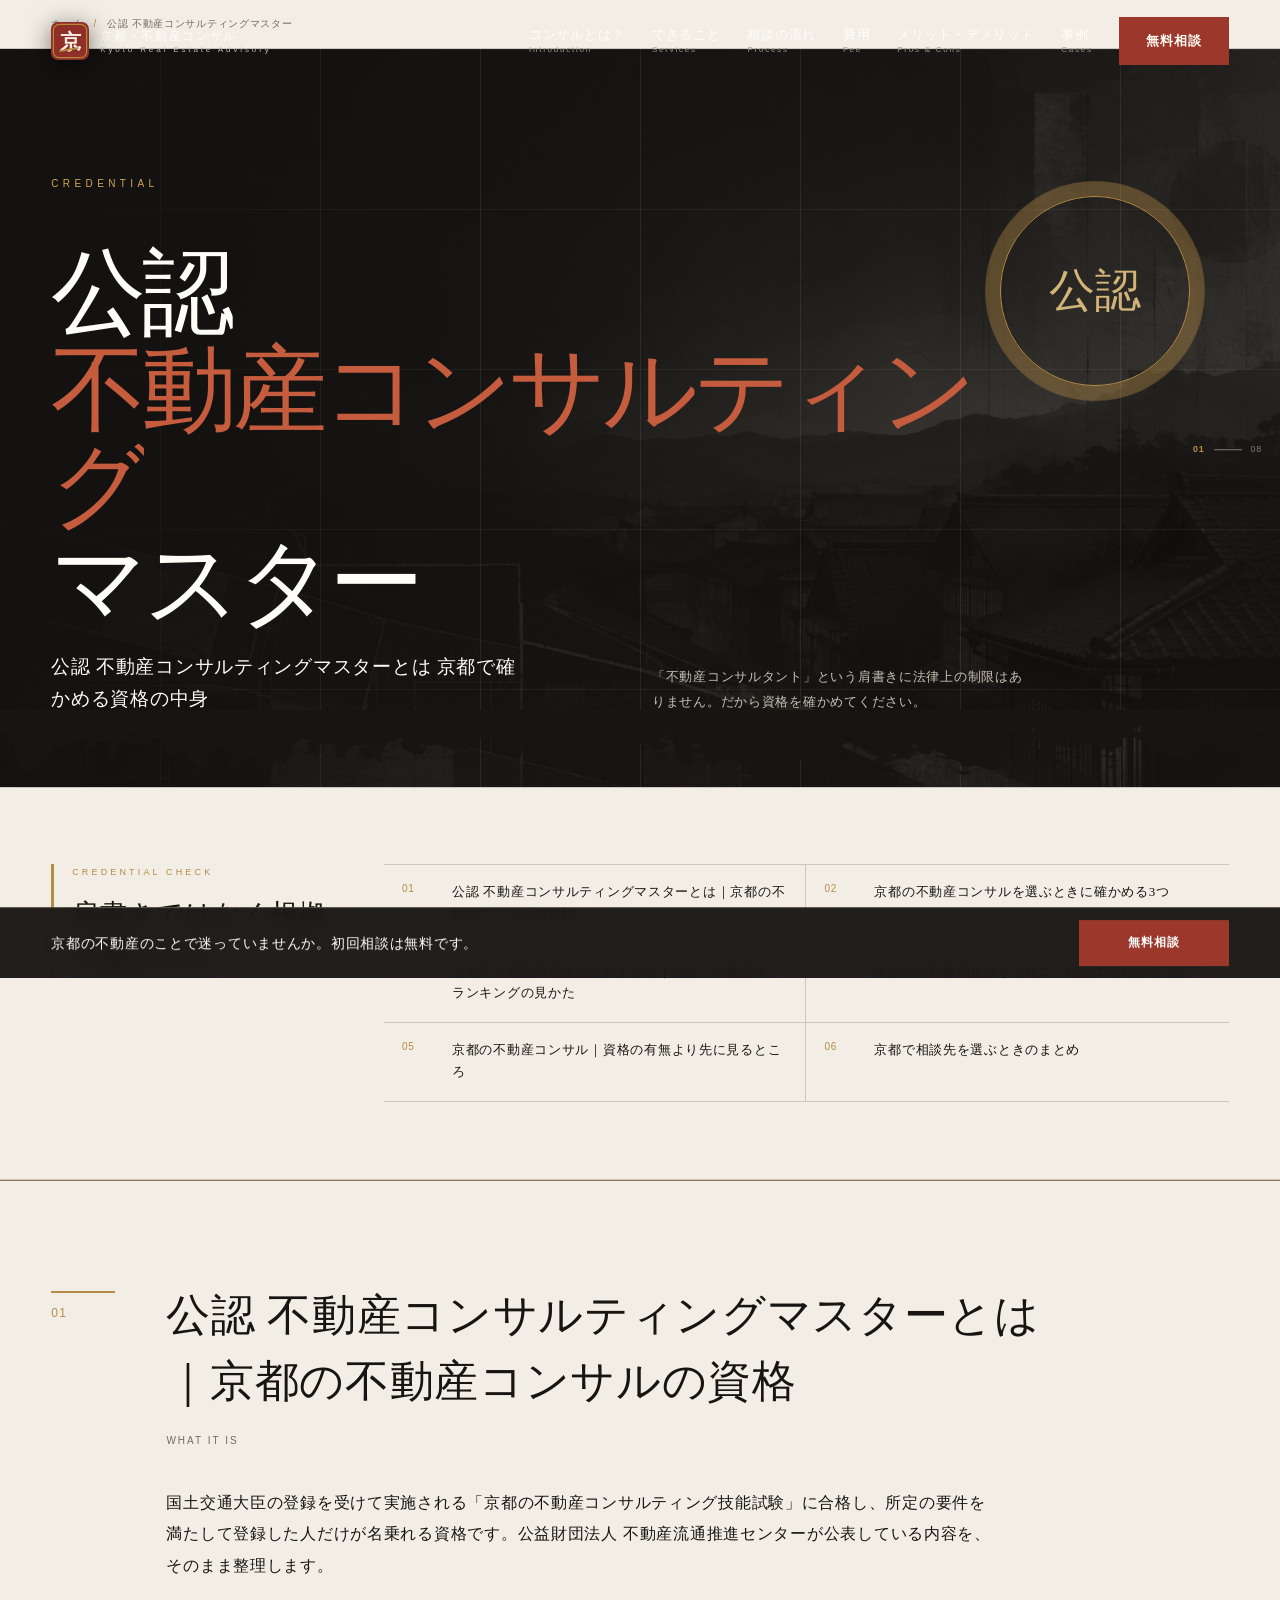
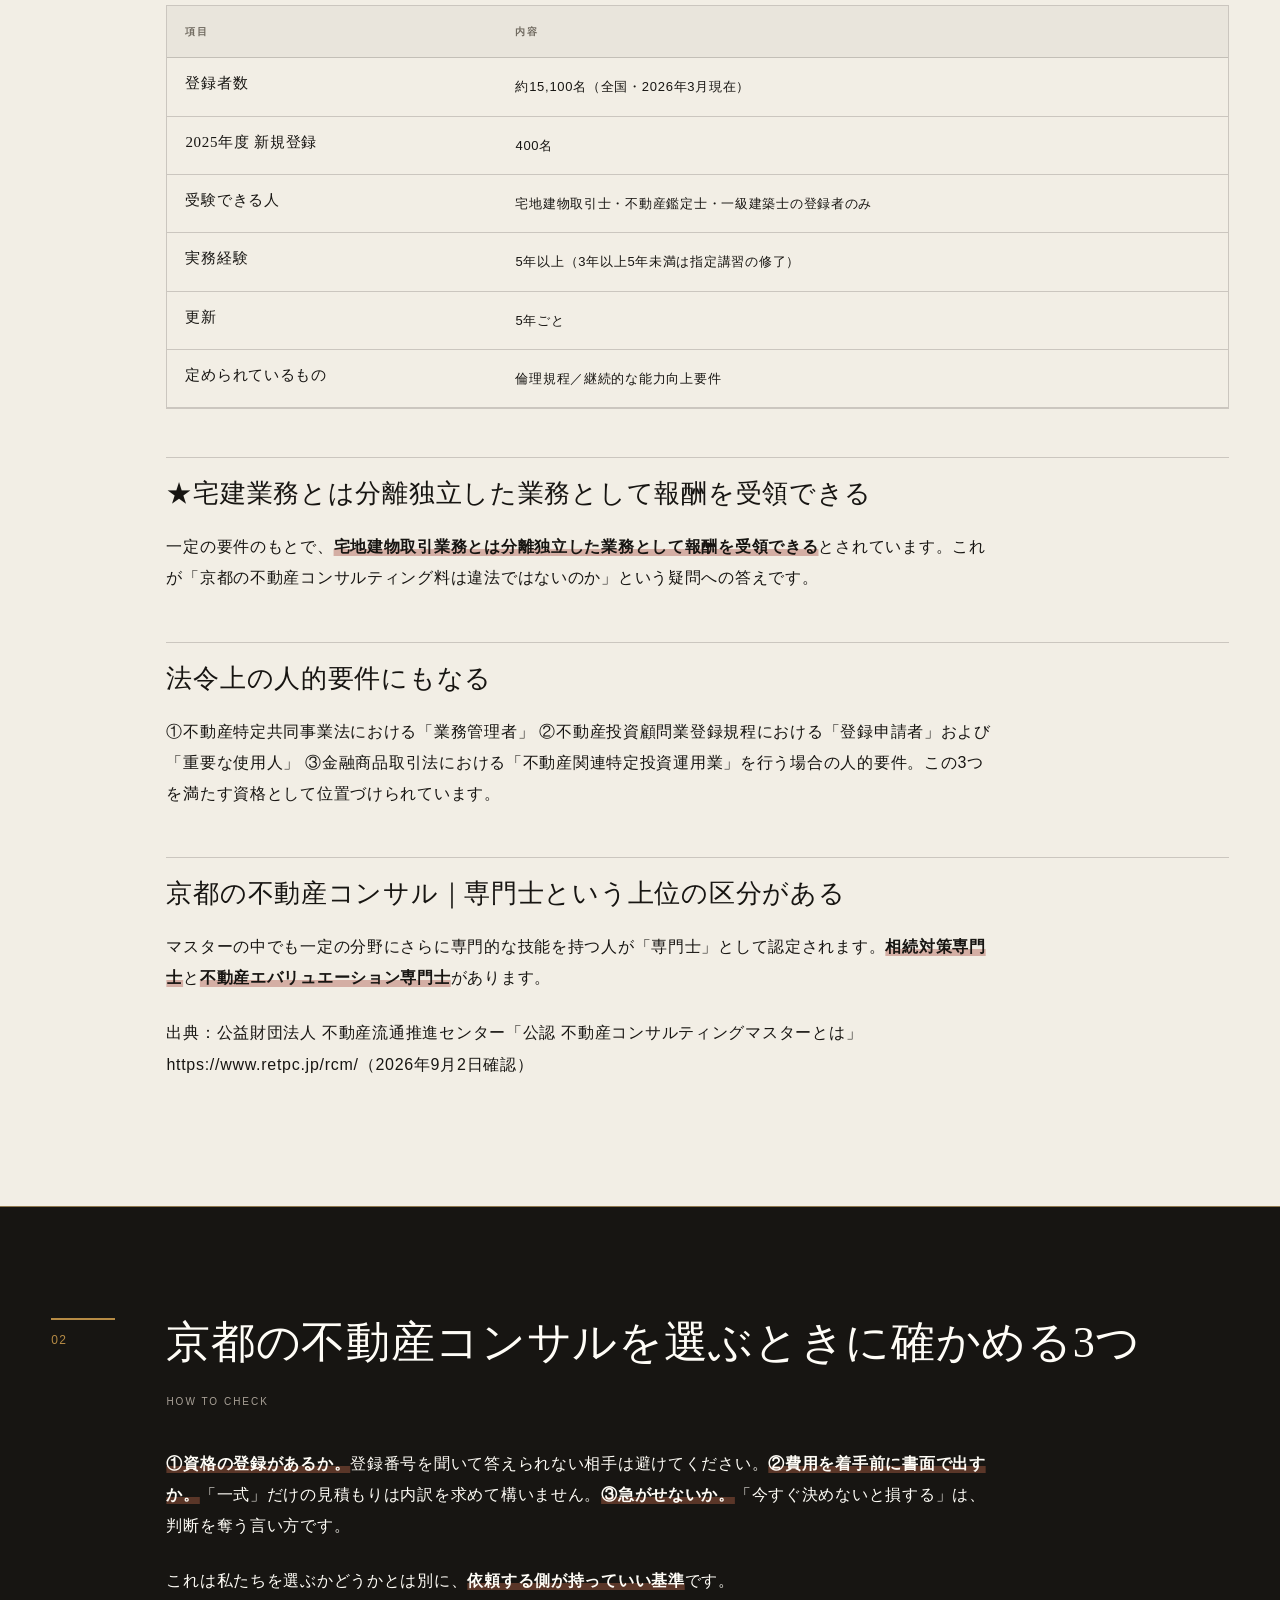
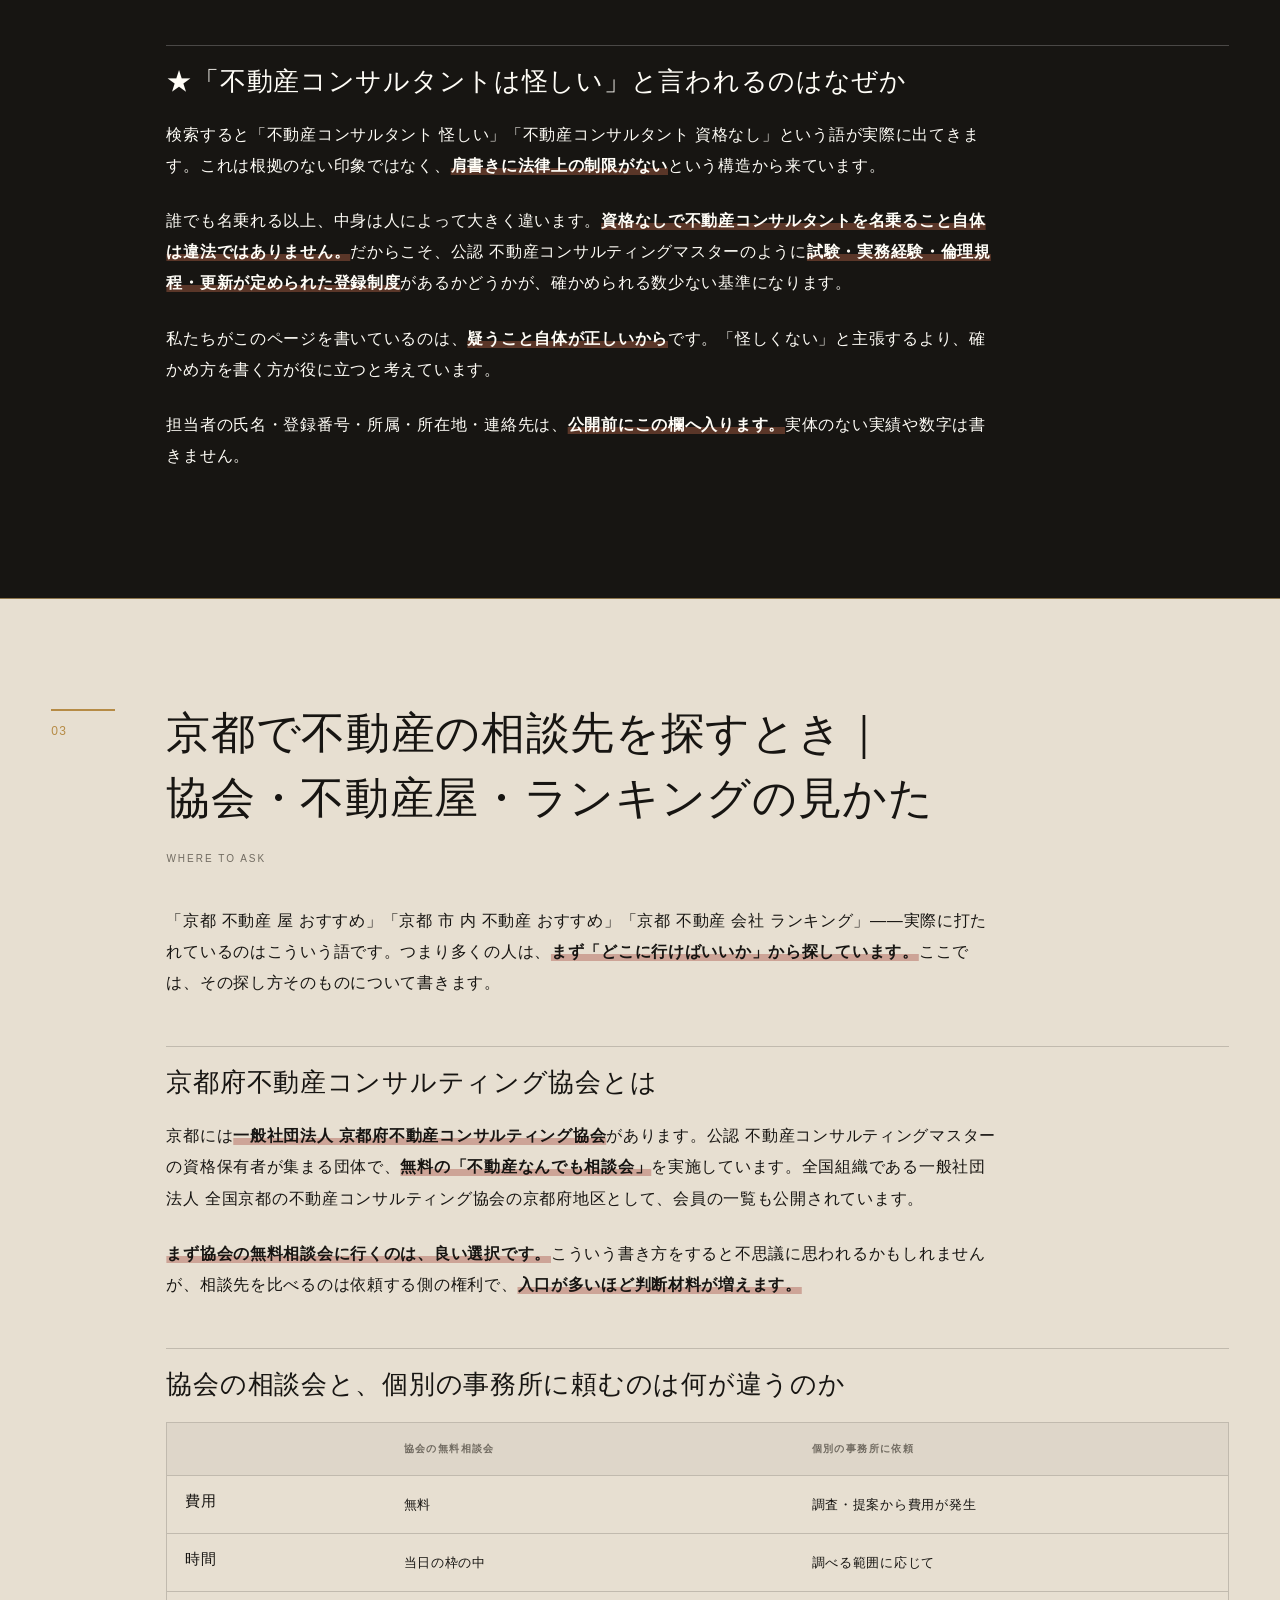
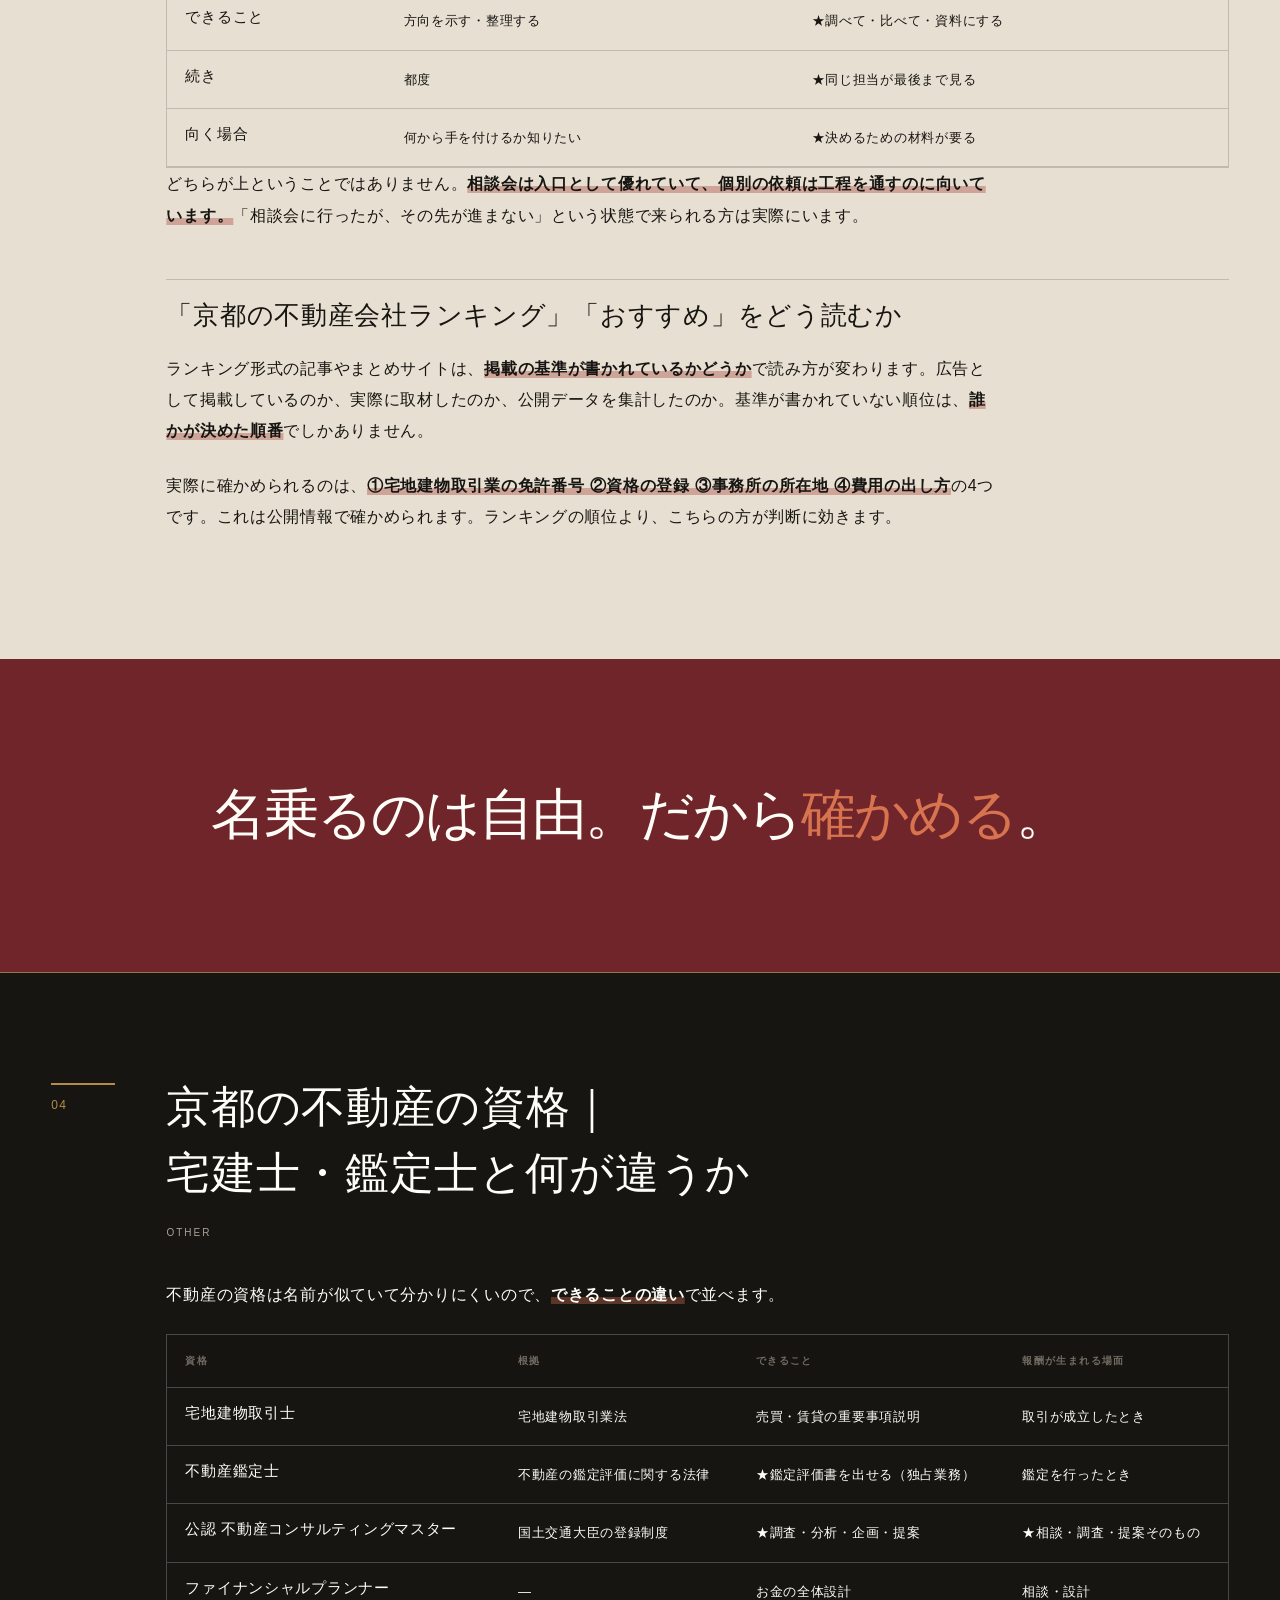
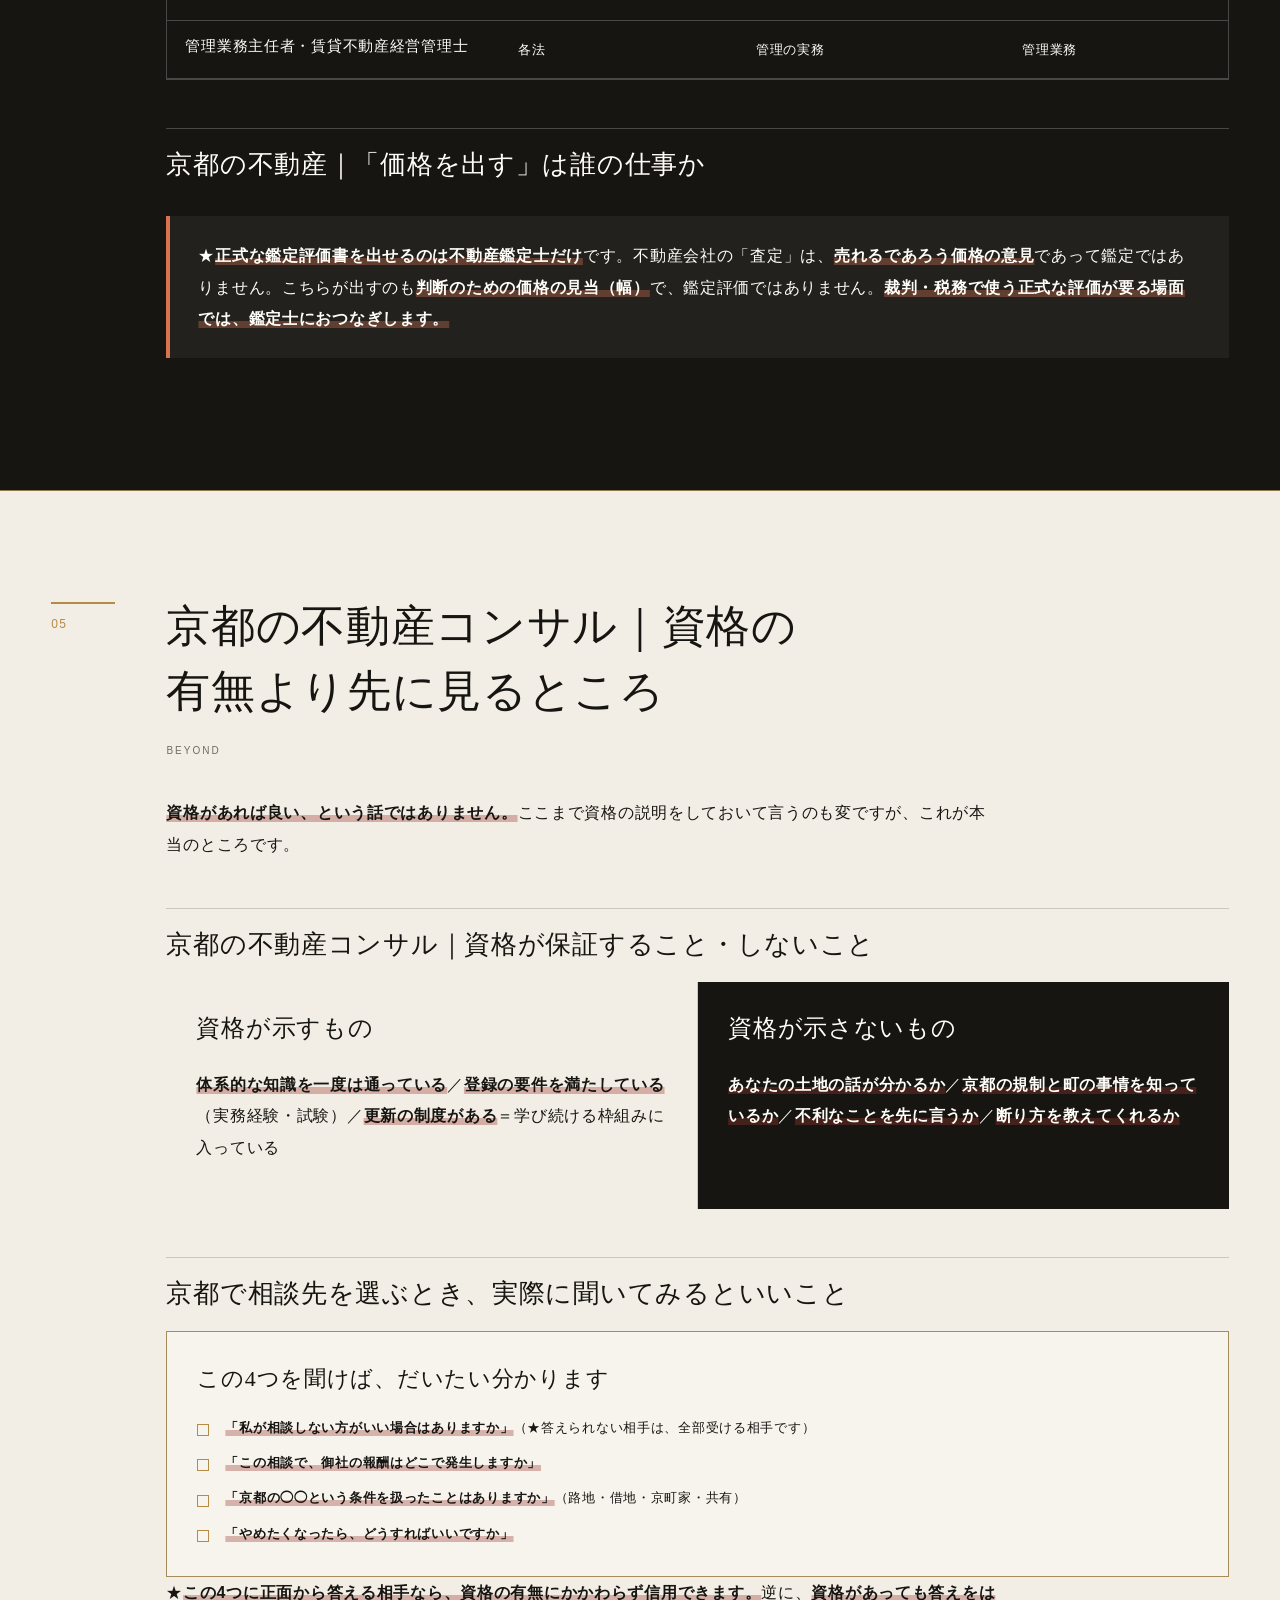
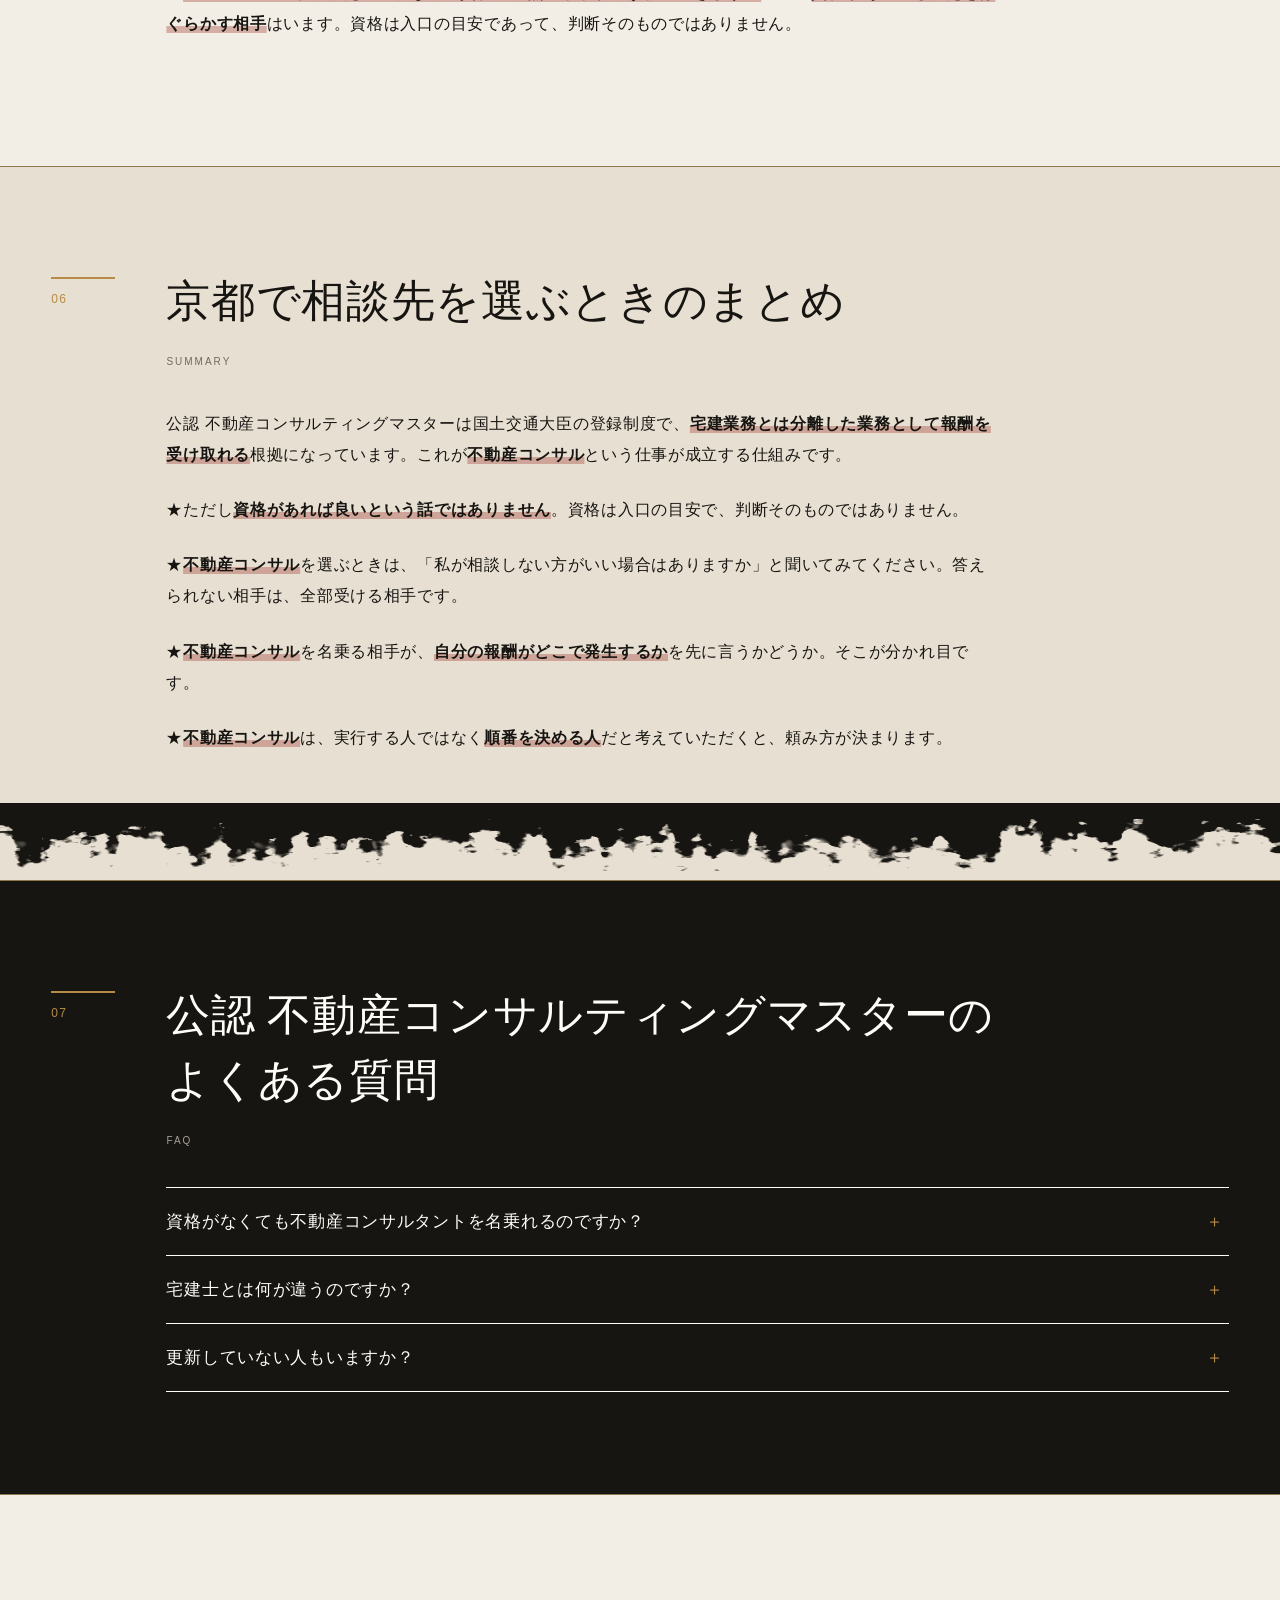
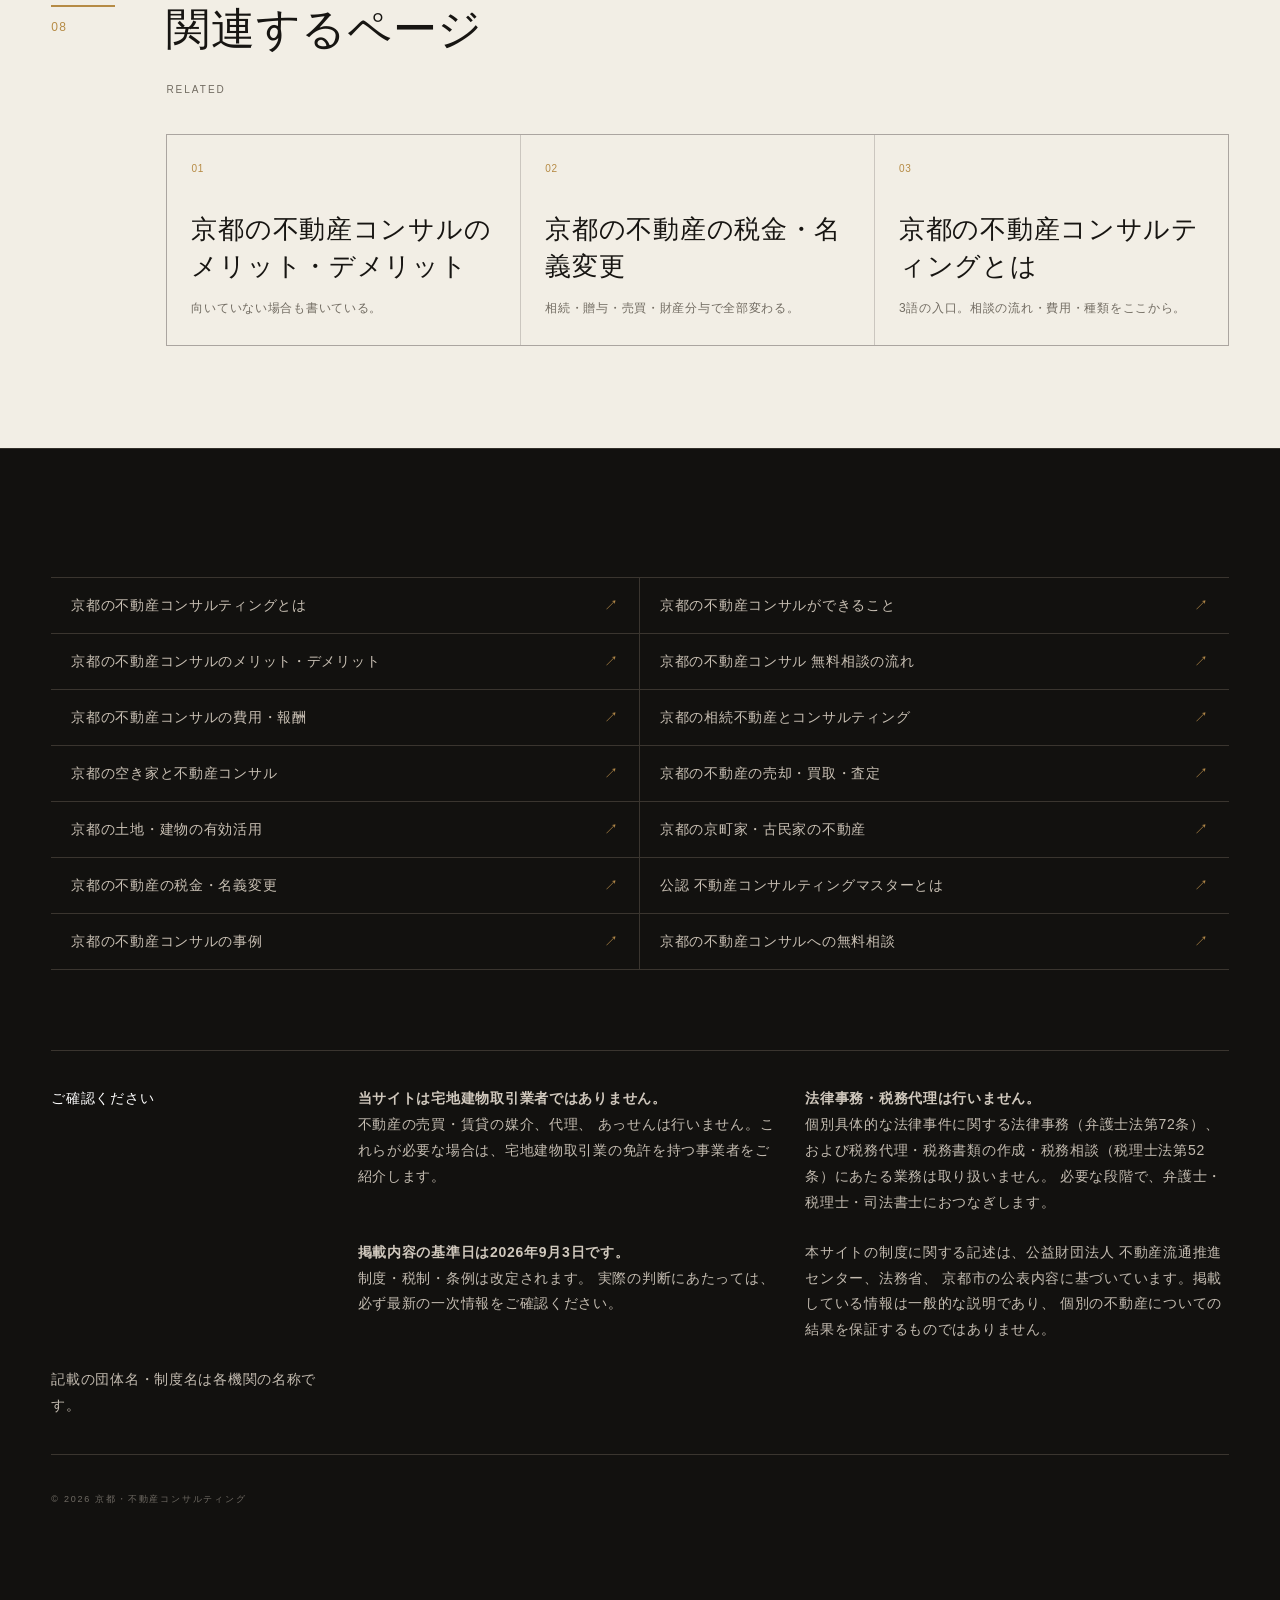
<file: master/index.html>
<!doctype html>
<html lang="ja">
<head>
<meta charset="utf-8">
<meta name="viewport" content="width=device-width, initial-scale=1">
<title>公認 不動産コンサルティングマスターとは 京都で確かめる資格の中身</title>
<meta name="description" content="不動産コンサルタントを名乗ること自体に法律上の制限はありません。だから依頼する側が確かめる必要があります。公認 不動産コンサルティングマスターは宅地建物取引士・不動産鑑定士・一級建築士のいずれかの登録者だけが受験でき、実務経験5年と5年ごとの更新が要る制度です。京都で相談先を選ぶときの確かめ方まで書きました。">
<link rel="canonical" href="https://akatsuki-5648.github.io/kyoto-fudosan-consult/master/">
<meta name="robots" content="noindex,nofollow"><!-- ★未公開。公開時に外す -->
<meta property="og:type" content="article">
<meta property="og:title" content="公認 不動産コンサルティングマスターとは 京都で確かめる資格の中身">
<meta property="og:description" content="不動産コンサルタントを名乗ること自体に法律上の制限はありません。だから依頼する側が確かめる必要があります。公認 不動産コンサルティングマスターは宅地建物取引士・不動産鑑定士・一級建築士のいずれかの登録者だけが受験でき、実務経験5年と5年ごとの更新が要る制度です。京都で相談先を選ぶときの確かめ方まで書きました。">
<meta property="og:url" content="https://akatsuki-5648.github.io/kyoto-fudosan-consult/master/">
<meta property="og:site_name" content="京都の不動産コンサルティング">
<meta property="og:image" content="https://akatsuki-5648.github.io/kyoto-fudosan-consult/img/og_master-v2.png">
<meta property="og:image:secure_url" content="https://akatsuki-5648.github.io/kyoto-fudosan-consult/img/og_master-v2.png">
<meta property="og:image:type" content="image/png">
<meta property="og:image:width" content="1200">
<meta property="og:image:height" content="630">
<meta property="og:image:alt" content="公認 不動産コンサルティングマスターとは 京都で確かめる資格の中身｜京都の不動産コンサルティングの案内画像">
<meta property="og:locale" content="ja_JP">
<meta name="twitter:card" content="summary_large_image">
<meta name="twitter:title" content="公認 不動産コンサルティングマスターとは 京都で確かめる資格の中身">
<meta name="twitter:description" content="不動産コンサルタントを名乗ること自体に法律上の制限はありません。だから依頼する側が確かめる必要があります。公認 不動産コンサルティングマスターは宅地建物取引士・不動産鑑定士・一級建築士のいずれかの登録者だけが受験でき、実務経験5年と5年ごとの更新が要る制度です。京都で相談先を選ぶときの確かめ方まで書きました。">
<meta name="twitter:image" content="https://akatsuki-5648.github.io/kyoto-fudosan-consult/img/og_master-v2.png">
<meta name="twitter:image:alt" content="公認 不動産コンサルティングマスターとは 京都で確かめる資格の中身｜京都の不動産コンサルティングの案内画像">
<meta name="format-detection" content="telephone=no">
<meta name="application-name" content="京都・不動産コンサルティング">
<meta name="apple-mobile-web-app-title" content="京都不動産">
<meta name="theme-color" content="#14110e">
<meta name="msapplication-TileColor" content="#8f2f27">
<meta name="msapplication-config" content="../browserconfig.xml">
<link rel="icon" href="../favicon.ico" sizes="any">
<link rel="icon" href="../icons/favicon.svg" type="image/svg+xml">
<link rel="icon" href="../icons/favicon-32x32.png" type="image/png" sizes="32x32">
<link rel="icon" href="../icons/favicon-16x16.png" type="image/png" sizes="16x16">
<link rel="apple-touch-icon" href="../icons/apple-touch-icon.png" sizes="180x180">
<link rel="mask-icon" href="../icons/safari-pinned-tab.svg" color="#8f2f27">
<link rel="manifest" href="../site.webmanifest">
<link rel="preload" as="image" href="../img/kyoto-consult-hero-v1.webp" fetchpriority="high">
<link rel="stylesheet" href="../css/base.css?v=a2ab643b3f">
<link rel="stylesheet" href="../css/layouts.css?v=2575b79964">
<link rel="stylesheet" href="../css/pages.css?v=bf270d7a61">
<link rel="stylesheet" href="../css/polish.css?v=f5eed3057f">
<script type="application/ld+json">{"@context":"https://schema.org","@graph":[{"@type":"WebSite","@id":"https://akatsuki-5648.github.io/kyoto-fudosan-consult/#website","url":"https://akatsuki-5648.github.io/kyoto-fudosan-consult/","name":"京都の不動産コンサルティング","inLanguage":"ja","thumbnailUrl":"https://akatsuki-5648.github.io/kyoto-fudosan-consult/img/og_top-v2.png"},{"@type":"ProfessionalService","@id":"https://akatsuki-5648.github.io/kyoto-fudosan-consult/#biz","name":"京都の不動産コンサルティング","url":"https://akatsuki-5648.github.io/kyoto-fudosan-consult/","logo":"https://akatsuki-5648.github.io/kyoto-fudosan-consult/icons/icon-512.png","image":"https://akatsuki-5648.github.io/kyoto-fudosan-consult/img/og_top-v2.png","areaServed":{"@type":"AdministrativeArea","name":"京都府"},"knowsAbout":["不動産コンサルティング","相続","空き家","京町家","不動産の売却","土地活用","不動産の税金"],"description":"京都の不動産について、売る・貸す・活かす・遺すの前に、利害のない立場で選択肢を整理する不動産コンサルティング。"},{"@type":"BreadcrumbList","@id":"https://akatsuki-5648.github.io/kyoto-fudosan-consult/master/#crumb","itemListElement":[{"@type":"ListItem","position":1,"name":"ホーム","item":"https://akatsuki-5648.github.io/kyoto-fudosan-consult/"},{"@type":"ListItem","position":2,"name":"公認 不動産コンサルティングマスター","item":"https://akatsuki-5648.github.io/kyoto-fudosan-consult/master/"}]},{"@type":"Article","@id":"https://akatsuki-5648.github.io/kyoto-fudosan-consult/master/#page","url":"https://akatsuki-5648.github.io/kyoto-fudosan-consult/master/","headline":"公認 不動産コンサルティングマスターとは 京都で確かめる資格の中身","description":"不動産コンサルタントを名乗ること自体に法律上の制限はありません。だから依頼する側が確かめる必要があります。公認 不動産コンサルティングマスターは宅地建物取引士・不動産鑑定士・一級建築士のいずれかの登録者だけが受験でき、実務経験5年と5年ごとの更新が要る制度です。京都で相談先を選ぶときの確かめ方まで書きました。","inLanguage":"ja","image":"https://akatsuki-5648.github.io/kyoto-fudosan-consult/img/og_master-v2.png","isPartOf":{"@id":"https://akatsuki-5648.github.io/kyoto-fudosan-consult/#website"},"breadcrumb":{"@id":"https://akatsuki-5648.github.io/kyoto-fudosan-consult/master/#crumb"},"about":{"@id":"https://akatsuki-5648.github.io/kyoto-fudosan-consult/#biz"}}]}</script>

</head>
<body class="kfc-page kfc-page--master" data-page="master">
<a class="kfc-skip" href="#kfc-main">本文へ移動</a>
<div class="kfc-progress" aria-hidden="true"><i id="kfc-progress-bar"></i></div>
<div class="kfc-pre" id="kfc-pre" aria-hidden="true">
  <div class="kfc-pre__in">
    <p class="kfc-pre__t">京都 <i>&times;</i> 不動産 <i>&times;</i> コンサルティング</p>
    <p class="kfc-pre__s">KYOTO REAL ESTATE CONSULTING</p>
  </div>
  <p class="kfc-pre__n"><b id="kfc-pre-n">0</b>%</p>
  <div class="kfc-pre__bar"><i id="kfc-pre-bar"></i></div>
</div>
<header class="kfc-gnav" id="kfc-gnav">
  <div class="kfc-wrap kfc-gnav__in">
    <a class="kfc-gnav__brand" href="../"><img src="../icons/favicon.svg" alt="" width="36" height="36"><span class="kfc-gnav__brand-copy"><b>京都・不動産コンサル</b><span>Kyoto Real Estate Advisory</span></span></a>
    <button class="kfc-burger" id="kfc-burger" aria-label="メニュー" aria-expanded="false"><span></span><span></span><span></span></button>
    <nav class="kfc-gnav__menu" aria-label="主要ナビゲーション">
    <ul class="kfc-gnav__list" id="kfc-gnav-list">
      <li><a class="kfc-gnav__a" href="../">コンサルとは？<small>Introduction</small></a></li>
      <li><a class="kfc-gnav__a" href="../can/">できること<small>Services</small></a>
        <ul class="kfc-gnav__child">
          <li><a href="../souzoku/">京都の相続不動産</a></li>
          <li><a href="../akiya/">京都の空き家</a></li>
          <li><a href="../baikyaku/">京都の不動産の売却・買取</a></li>
          <li><a href="../katsuyou/">京都の土地・建物の活用</a></li>
          <li><a href="../machiya/">京都の京町家・古民家</a></li>
          <li><a href="../tax/">京都の不動産の税金・名義変更</a></li>
        </ul></li>
      <li><a class="kfc-gnav__a" href="../flow/">相談の流れ<small>Process</small></a></li>
      <li><a class="kfc-gnav__a" href="../fee/">費用<small>Fee</small></a></li>
      <li><a class="kfc-gnav__a" href="../merit/">メリット・デメリット<small>Pros & Cons</small></a></li>
      <li><a class="kfc-gnav__a" href="../case/">事例<small>Cases</small></a></li>
      <li class="kfc-gnav__mobile-cta"><a href="../contact/">初回無料相談<small>CONTACT</small></a></li>
    </ul>
    </nav>
    <a class="kfc-gnav__cta" href="../contact/">無料相談</a>
  </div>
</header>
<main id="kfc-main">
<nav class="kfc-crumb" aria-label="パンくず">
  <div class="kfc-wrap">
  <ol>
    <li><a href="/">ホーム</a></li>
    <li aria-current="page">公認 不動産コンサルティングマスター</li>
  </ol>
  </div>
</nav>

<section class="kfc-phero">
  <div class="kfc-phero__bg"></div>
  <div class="kfc-phero__plan" aria-hidden="true"></div>
  <div class="kfc-wrap">
    <p class="kfc-hero__eyebrow">CREDENTIAL</p>
    <p class="kfc-phero__name"><span class="kfc-phero__line">公認</span><br><span class="kfc-phero__line"><i>不動産コンサルティング</i></span><br><span class="kfc-phero__line">マスター</span></p>
    <h1 class="kfc-phero__h">公認 不動産コンサルティングマスターとは 京都で確かめる資格の中身</h1>
    <p class="kfc-phero__d">「不動産コンサルタント」という肩書きに法律上の制限はありません。だから資格を確かめてください。</p>
  </div>
</section>
<div class="kfc-cut kfc-cut--sumi kfc-cut--ink" aria-hidden="true"></div>

<nav class="kfc-chapters kfc-chapters--credential" aria-label="このページの章">
  <div class="kfc-wrap kfc-chapters__in">
    <div class="kfc-chapters__head">
      <p class="kfc-chapters__label">CREDENTIAL CHECK</p>
      <p class="kfc-chapters__purpose">肩書きではなく根拠を確かめる</p>
    </div>
    <ol class="kfc-chapters__list">
      <li><a href="#what"><b>01</b><span>公認 不動産コンサルティングマスターとは｜京都の不動産コンサルの資格</span></a></li>
      <li><a href="#check"><b>02</b><span>京都の不動産コンサルを選ぶときに確かめる3つ</span></a></li>
      <li><a href="#where"><b>03</b><span>京都で不動産の相談先を探すとき｜協会・不動産屋・ランキングの見かた</span></a></li>
      <li><a href="#othercerts"><b>04</b><span>京都の不動産の資格｜宅建士・鑑定士と何が違うか</span></a></li>
      <li><a href="#beyond"><b>05</b><span>京都の不動産コンサル｜資格の有無より先に見るところ</span></a></li>
      <li><a href="#summary"><b>06</b><span>京都で相談先を選ぶときのまとめ</span></a></li>
    </ol>
  </div>
</nav>
<div class="kfc-layout kfc-layout--credential" data-layout="credential">

<section class="kfc-sec " id="what" data-section-key="what" data-kfc-section>
  <div class="kfc-wrap">
    <p class="kfc-sec__no">01</p>
    <h2 class="kfc-sec__h">公認 不動産コンサルティングマスターとは｜京都の不動産コンサルの資格</h2>
    <p class="kfc-sec__en">What it is</p>
    <div class="kfc-read">
      <p>国土交通大臣の登録を受けて実施される「京都の不動産コンサルティング技能試験」に合格し、所定の要件を満たして登録した人だけが名乗れる資格です。公益財団法人 不動産流通推進センターが公表している内容を、そのまま整理します。</p>
      <div class="kfc-table">
        <table>
          <thead><tr><th>項目</th><th>内容</th></tr></thead>
          <tbody>
            <tr><th>登録者数</th><td>約15,100名（全国・2026年3月現在）</td></tr>
            <tr><th>2025年度 新規登録</th><td>400名</td></tr>
            <tr><th>受験できる人</th><td>宅地建物取引士・不動産鑑定士・一級建築士の登録者のみ</td></tr>
            <tr><th>実務経験</th><td>5年以上（3年以上5年未満は指定講習の修了）</td></tr>
            <tr><th>更新</th><td>5年ごと</td></tr>
            <tr><th>定められているもの</th><td>倫理規程／継続的な能力向上要件</td></tr>
          </tbody>
        </table>
      </div>
      <h3 class="kfc-sub">★宅建業務とは分離独立した業務として報酬を受領できる</h3>
      <p>一定の要件のもとで、<b>宅地建物取引業務とは分離独立した業務として報酬を受領できる</b>とされています。これが「京都の不動産コンサルティング料は違法ではないのか」という疑問への答えです。</p>
      <h3 class="kfc-sub">法令上の人的要件にもなる</h3>
      <p>①不動産特定共同事業法における「業務管理者」 ②不動産投資顧問業登録規程における「登録申請者」および「重要な使用人」 ③金融商品取引法における「不動産関連特定投資運用業」を行う場合の人的要件。この3つを満たす資格として位置づけられています。</p>
      <h3 class="kfc-sub">京都の不動産コンサル｜専門士という上位の区分がある</h3>
      <p>マスターの中でも一定の分野にさらに専門的な技能を持つ人が「専門士」として認定されます。<b>相続対策専門士</b>と<b>不動産エバリュエーション専門士</b>があります。</p>
      <p>出典：公益財団法人 不動産流通推進センター「公認 不動産コンサルティングマスターとは」<a href="https://www.retpc.jp/rcm/" target="_blank" rel="noopener">https://www.retpc.jp/rcm/</a>（2026年9月2日確認）</p>
    </div>
  </div>
</section>

<section class="kfc-sec kfc-sec--dark" id="check" data-section-key="check" data-kfc-section>
  <div class="kfc-wrap">
    <p class="kfc-sec__no">02</p>
    <h2 class="kfc-sec__h">京都の不動産コンサルを選ぶときに確かめる3つ</h2>
    <p class="kfc-sec__en">How to check</p>
    <div class="kfc-read">
      <p><b>①資格の登録があるか。</b>登録番号を聞いて答えられない相手は避けてください。<b>②費用を着手前に書面で出すか。</b>「一式」だけの見積もりは内訳を求めて構いません。<b>③急がせないか。</b>「今すぐ決めないと損する」は、判断を奪う言い方です。</p>
      <p>これは私たちを選ぶかどうかとは別に、<b>依頼する側が持っていい基準</b>です。</p>
      <h3 class="kfc-sub">★「不動産コンサルタントは怪しい」と言われるのはなぜか</h3>
      <p>検索すると「不動産コンサルタント 怪しい」「不動産コンサルタント 資格なし」という語が実際に出てきます。これは根拠のない印象ではなく、<b>肩書きに法律上の制限がない</b>という構造から来ています。</p>
      <p>誰でも名乗れる以上、中身は人によって大きく違います。<b>資格なしで不動産コンサルタントを名乗ること自体は違法ではありません。</b>だからこそ、公認 不動産コンサルティングマスターのように<b>試験・実務経験・倫理規程・更新が定められた登録制度</b>があるかどうかが、確かめられる数少ない基準になります。</p>
      <p>私たちがこのページを書いているのは、<b>疑うこと自体が正しいから</b>です。「怪しくない」と主張するより、確かめ方を書く方が役に立つと考えています。</p>
      <p>担当者の氏名・登録番号・所属・所在地・連絡先は、<b>公開前にこの欄へ入ります。</b>実体のない実績や数字は書きません。</p>
    </div>
  </div>
</section>

<section class="kfc-sec kfc-sec--tint" id="where" data-section-key="where" data-kfc-section>
  <div class="kfc-wrap">
    <p class="kfc-sec__no">03</p>
    <h2 class="kfc-sec__h">京都で不動産の相談先を探すとき｜協会・不動産屋・ランキングの見かた</h2>
    <p class="kfc-sec__en">Where to ask</p>
    <div class="kfc-read">
      <p>「京都 不動産 屋 おすすめ」「京都 市 内 不動産 おすすめ」「京都 不動産 会社 ランキング」——実際に打たれているのはこういう語です。つまり多くの人は、<b>まず「どこに行けばいいか」から探しています。</b>ここでは、その探し方そのものについて書きます。</p>
      <h3 class="kfc-sub">京都府不動産コンサルティング協会とは</h3>
      <p>京都には<b>一般社団法人 京都府不動産コンサルティング協会</b>があります。公認 不動産コンサルティングマスターの資格保有者が集まる団体で、<b>無料の「不動産なんでも相談会」</b>を実施しています。全国組織である一般社団法人 全国京都の不動産コンサルティング協会の京都府地区として、会員の一覧も公開されています。</p>
      <p><b>まず協会の無料相談会に行くのは、良い選択です。</b>こういう書き方をすると不思議に思われるかもしれませんが、相談先を比べるのは依頼する側の権利で、<b>入口が多いほど判断材料が増えます。</b></p>
      <h3 class="kfc-sub">協会の相談会と、個別の事務所に頼むのは何が違うのか</h3>
      <div class="kfc-table">
        <table>
          <thead><tr><th>　</th><th>協会の無料相談会</th><th>個別の事務所に依頼</th></tr></thead>
          <tbody>
            <tr><th>費用</th><td>無料</td><td>調査・提案から費用が発生</td></tr>
            <tr><th>時間</th><td>当日の枠の中</td><td>調べる範囲に応じて</td></tr>
            <tr><th>できること</th><td>方向を示す・整理する</td><td>★調べて・比べて・資料にする</td></tr>
            <tr><th>続き</th><td>都度</td><td>★同じ担当が最後まで見る</td></tr>
            <tr><th>向く場合</th><td>何から手を付けるか知りたい</td><td>★決めるための材料が要る</td></tr>
          </tbody>
        </table>
      </div>
      <p>どちらが上ということではありません。<b>相談会は入口として優れていて、個別の依頼は工程を通すのに向いています。</b>「相談会に行ったが、その先が進まない」という状態で来られる方は実際にいます。</p>
      <h3 class="kfc-sub">「京都の不動産会社ランキング」「おすすめ」をどう読むか</h3>
      <p>ランキング形式の記事やまとめサイトは、<b>掲載の基準が書かれているかどうか</b>で読み方が変わります。広告として掲載しているのか、実際に取材したのか、公開データを集計したのか。基準が書かれていない順位は、<b>誰かが決めた順番</b>でしかありません。</p>
      <p>実際に確かめられるのは、<b>①宅地建物取引業の免許番号 ②資格の登録 ③事務所の所在地 ④費用の出し方</b>の4つです。これは公開情報で確かめられます。ランキングの順位より、こちらの方が判断に効きます。</p>
    </div>
  </div>
</section>

<section class="kfc-lead kfc-lead--wine">
  <div class="kfc-wrap">
        <p class="kfc-lead__t" data-reveal>名乗るのは自由。だから<em>確かめる</em>。</p>
  </div>
</section>

<section class="kfc-sec kfc-sec--dark" id="othercerts" data-section-key="othercerts" data-kfc-section>
  <div class="kfc-wrap">
    <p class="kfc-sec__no">04</p>
    <h2 class="kfc-sec__h">京都の不動産の資格｜宅建士・鑑定士と何が違うか</h2>
    <p class="kfc-sec__en">Other</p>
    <div class="kfc-read">
      <p>不動産の資格は名前が似ていて分かりにくいので、<b>できることの違い</b>で並べます。</p>
      <div class="kfc-table">
        <table>
          <thead><tr><th>資格</th><th>根拠</th><th>できること</th><th>報酬が生まれる場面</th></tr></thead>
          <tbody>
            <tr><th>宅地建物取引士</th><td>宅地建物取引業法</td><td>売買・賃貸の重要事項説明</td><td>取引が成立したとき</td></tr>
            <tr><th>不動産鑑定士</th><td>不動産の鑑定評価に関する法律</td><td>★鑑定評価書を出せる（独占業務）</td><td>鑑定を行ったとき</td></tr>
            <tr><th>公認 不動産コンサルティングマスター</th><td>国土交通大臣の登録制度</td><td>★調査・分析・企画・提案</td><td>★相談・調査・提案そのもの</td></tr>
            <tr><th>ファイナンシャルプランナー</th><td>—</td><td>お金の全体設計</td><td>相談・設計</td></tr>
            <tr><th>管理業務主任者・賃貸不動産経営管理士</th><td>各法</td><td>管理の実務</td><td>管理業務</td></tr>
          </tbody>
        </table>
      </div>
      <h3 class="kfc-sub">京都の不動産｜「価格を出す」は誰の仕事か</h3>
      <div class="kfc-warn"><p>★<b>正式な鑑定評価書を出せるのは不動産鑑定士だけ</b>です。不動産会社の「査定」は、<b>売れるであろう価格の意見</b>であって鑑定ではありません。こちらが出すのも<b>判断のための価格の見当（幅）</b>で、鑑定評価ではありません。<b>裁判・税務で使う正式な評価が要る場面では、鑑定士におつなぎします。</b></p></div>
    </div>
  </div>
</section>

<section class="kfc-sec " id="beyond" data-section-key="beyond" data-kfc-section>
  <div class="kfc-wrap">
    <p class="kfc-sec__no">05</p>
    <h2 class="kfc-sec__h">京都の不動産コンサル｜資格の有無より先に見るところ</h2>
    <p class="kfc-sec__en">Beyond</p>
    <div class="kfc-read">
      <p><b>資格があれば良い、という話ではありません。</b>ここまで資格の説明をしておいて言うのも変ですが、これが本当のところです。</p>
      <h3 class="kfc-sub">京都の不動産コンサル｜資格が保証すること・しないこと</h3>
    <div class="kfc-vs kfc-two">
      <div class="kfc-vs__i" data-reveal><p class="kfc-vs__t">資格が示すもの</p><p><b>体系的な知識を一度は通っている</b>／<b>登録の要件を満たしている</b>（実務経験・試験）／<b>更新の制度がある</b>＝学び続ける枠組みに入っている</p></div>
      <div class="kfc-vs__i kfc-vs__i--b" data-reveal data-delay="1"><p class="kfc-vs__t">資格が示さないもの</p><p><b>あなたの土地の話が分かるか</b>／<b>京都の規制と町の事情を知っているか</b>／<b>不利なことを先に言うか</b>／<b>断り方を教えてくれるか</b></p></div>
    </div>
      <h3 class="kfc-sub">京都で相談先を選ぶとき、実際に聞いてみるといいこと</h3>
    <div class="kfc-check">
      <p class="kfc-check__t">この4つを聞けば、だいたい分かります</p>
      <ul class="kfc-check__l">
        <li><b>「私が相談しない方がいい場合はありますか」</b>（★答えられない相手は、全部受ける相手です）</li>
        <li><b>「この相談で、御社の報酬はどこで発生しますか」</b></li>
        <li><b>「京都の◯◯という条件を扱ったことはありますか」</b>（路地・借地・京町家・共有）</li>
        <li><b>「やめたくなったら、どうすればいいですか」</b></li>
      </ul>
    </div>
      <p>★<b>この4つに正面から答える相手なら、資格の有無にかかわらず信用できます。</b>逆に、<b>資格があっても答えをはぐらかす相手</b>はいます。資格は入口の目安であって、判断そのものではありません。</p>
    </div>
  </div>
</section>

<section class="kfc-sec kfc-sec--tint" id="summary" data-section-key="summary" data-kfc-section>
  <div class="kfc-wrap">
    <p class="kfc-sec__no">06</p>
    <h2 class="kfc-sec__h">京都で相談先を選ぶときのまとめ</h2>
    <p class="kfc-sec__en">Summary</p>
    <div class="kfc-read">
      <p>公認 不動産コンサルティングマスターは国土交通大臣の登録制度で、<b>宅建業務とは分離した業務として報酬を受け取れる</b>根拠になっています。これが<b>不動産コンサル</b>という仕事が成立する仕組みです。</p>
      <p>★ただし<b>資格があれば良いという話ではありません</b>。資格は入口の目安で、判断そのものではありません。</p>
      <p>★<b>不動産コンサル</b>を選ぶときは、「私が相談しない方がいい場合はありますか」と聞いてみてください。答えられない相手は、全部受ける相手です。</p>
      <p>★<b>不動産コンサル</b>を名乗る相手が、<b>自分の報酬がどこで発生するか</b>を先に言うかどうか。そこが分かれ目です。</p>
      <p>★<b>不動産コンサル</b>は、実行する人ではなく<b>順番を決める人</b>だと考えていただくと、頼み方が決まります。</p>
    </div>
  </div>
</section>
<div class="kfc-cut kfc-cut--sumi kfc-cut--ink" aria-hidden="true"></div>

<section class="kfc-sec kfc-sec--dark" id="faq" data-section-key="faq" data-kfc-section>
  <div class="kfc-wrap">
    <p class="kfc-sec__no">07</p>
    <h2 class="kfc-sec__h">公認 不動産コンサルティングマスターのよくある質問</h2>
    <p class="kfc-sec__en">FAQ</p>
    <div class="kfc-read kfc-faq">
      <details><summary>資格がなくても不動産コンサルタントを名乗れるのですか？</summary><p>名乗ること自体に法律上の制限はありません。だから依頼する側が確かめる必要があります。</p></details>
      <details><summary>宅建士とは何が違うのですか？</summary><p>宅建士は宅地建物取引業に必要な国家資格です。コンサルティングマスターは、その宅建士などを持つ人が、さらに登録する資格です。</p></details>
      <details><summary>更新していない人もいますか？</summary><p>5年ごとの更新があるため、登録が続いているかを確かめることには意味があります。</p></details>
    </div>
  </div>
</section>
<div class="kfc-cut kfc-cut--washi kfc-cut--ink" aria-hidden="true"></div>

<section class="kfc-sec " id="related" data-section-key="related" data-kfc-section>
  <div class="kfc-wrap">
    <p class="kfc-sec__no">08</p>
    <h2 class="kfc-sec__h">関連するページ</h2>
    <p class="kfc-sec__en">Related</p>
    <div class="kfc-cards">
      <a class="kfc-card" href="../merit/" data-reveal><p class="kfc-card__n">01</p><p class="kfc-card__t">京都の不動産コンサルのメリット・デメリット</p><p class="kfc-card__d">向いていない場合も書いている。</p></a>
      <a class="kfc-card" href="../tax/" data-reveal data-delay="1"><p class="kfc-card__n">02</p><p class="kfc-card__t">京都の不動産の税金・名義変更</p><p class="kfc-card__d">相続・贈与・売買・財産分与で全部変わる。</p></a>
      <a class="kfc-card" href="../" data-reveal data-delay="2"><p class="kfc-card__n">03</p><p class="kfc-card__t">京都の不動産コンサルティングとは</p><p class="kfc-card__d">3語の入口。相談の流れ・費用・種類をここから。</p></a>
    </div>
  </div>
</section>
</div><!-- /.kfc-layout -->

</main>
<aside class="kfc-rail" id="kfc-rail" aria-label="ページ内の現在位置">
  <p class="kfc-rail__count" aria-hidden="true"><b id="kfc-rail-current">01</b><i></i><span id="kfc-rail-total">01</span></p>
  <ol class="kfc-rail__list" id="kfc-rail-list"></ol>
</aside>
<footer class="kfc-foot">
  <div class="kfc-wrap">
    <ul class="kfc-fnav">
      <li><a href="../">京都の不動産コンサルティングとは</a></li>
      <li><a href="../can/">京都の不動産コンサルができること</a></li>
      <li><a href="../merit/">京都の不動産コンサルのメリット・デメリット</a></li>
      <li><a href="../flow/">京都の不動産コンサル 無料相談の流れ</a></li>
      <li><a href="../fee/">京都の不動産コンサルの費用・報酬</a></li>
      <li><a href="../souzoku/">京都の相続不動産とコンサルティング</a></li>
      <li><a href="../akiya/">京都の空き家と不動産コンサル</a></li>
      <li><a href="../baikyaku/">京都の不動産の売却・買取・査定</a></li>
      <li><a href="../katsuyou/">京都の土地・建物の有効活用</a></li>
      <li><a href="../machiya/">京都の京町家・古民家の不動産</a></li>
      <li><a href="../tax/">京都の不動産の税金・名義変更</a></li>
      <li><a href="../master/">公認 不動産コンサルティングマスターとは</a></li>
      <li><a href="../case/">京都の不動産コンサルの事例</a></li>
      <li><a href="../contact/">京都の不動産コンサルへの無料相談</a></li>
    </ul>
    <div class="kfc-foot__note">
      <p class="kfc-foot__note-t">ご確認ください</p>
      <p><b>当サイトは宅地建物取引業者ではありません。</b>不動産の売買・賃貸の媒介、代理、
      あっせんは行いません。これらが必要な場合は、宅地建物取引業の免許を持つ事業者をご紹介します。</p>
      <p><b>法律事務・税務代理は行いません。</b>個別具体的な法律事件に関する法律事務（弁護士法第72条）、
      および税務代理・税務書類の作成・税務相談（税理士法第52条）にあたる業務は取り扱いません。
      必要な段階で、弁護士・税理士・司法書士におつなぎします。</p>
      <p><b>掲載内容の基準日は2026年9月3日です。</b>制度・税制・条例は改定されます。
      実際の判断にあたっては、必ず最新の一次情報をご確認ください。</p>
      <p>本サイトの制度に関する記述は、公益財団法人 不動産流通推進センター、法務省、
      京都市の公表内容に基づいています。掲載している情報は一般的な説明であり、
      個別の不動産についての結果を保証するものではありません。</p>
      <p>記載の団体名・制度名は各機関の名称です。</p>
    </div>
    <div class="kfc-foot__meta">
      <p>&copy; 2026 京都・不動産コンサルティング</p>
    </div>
  </div>
</footer>

<div class="kfc-stick" id="kfc-stick">
  <div class="kfc-wrap kfc-stick__in">
    <p class="kfc-stick__t">京都の不動産のことで迷っていませんか。初回相談は無料です。</p>
    <a class="kfc-stick__b" href="../contact/">無料相談</a>
  </div>
</div>

<script src="../js/app.js" defer></script>
</body>
</html>
</file>
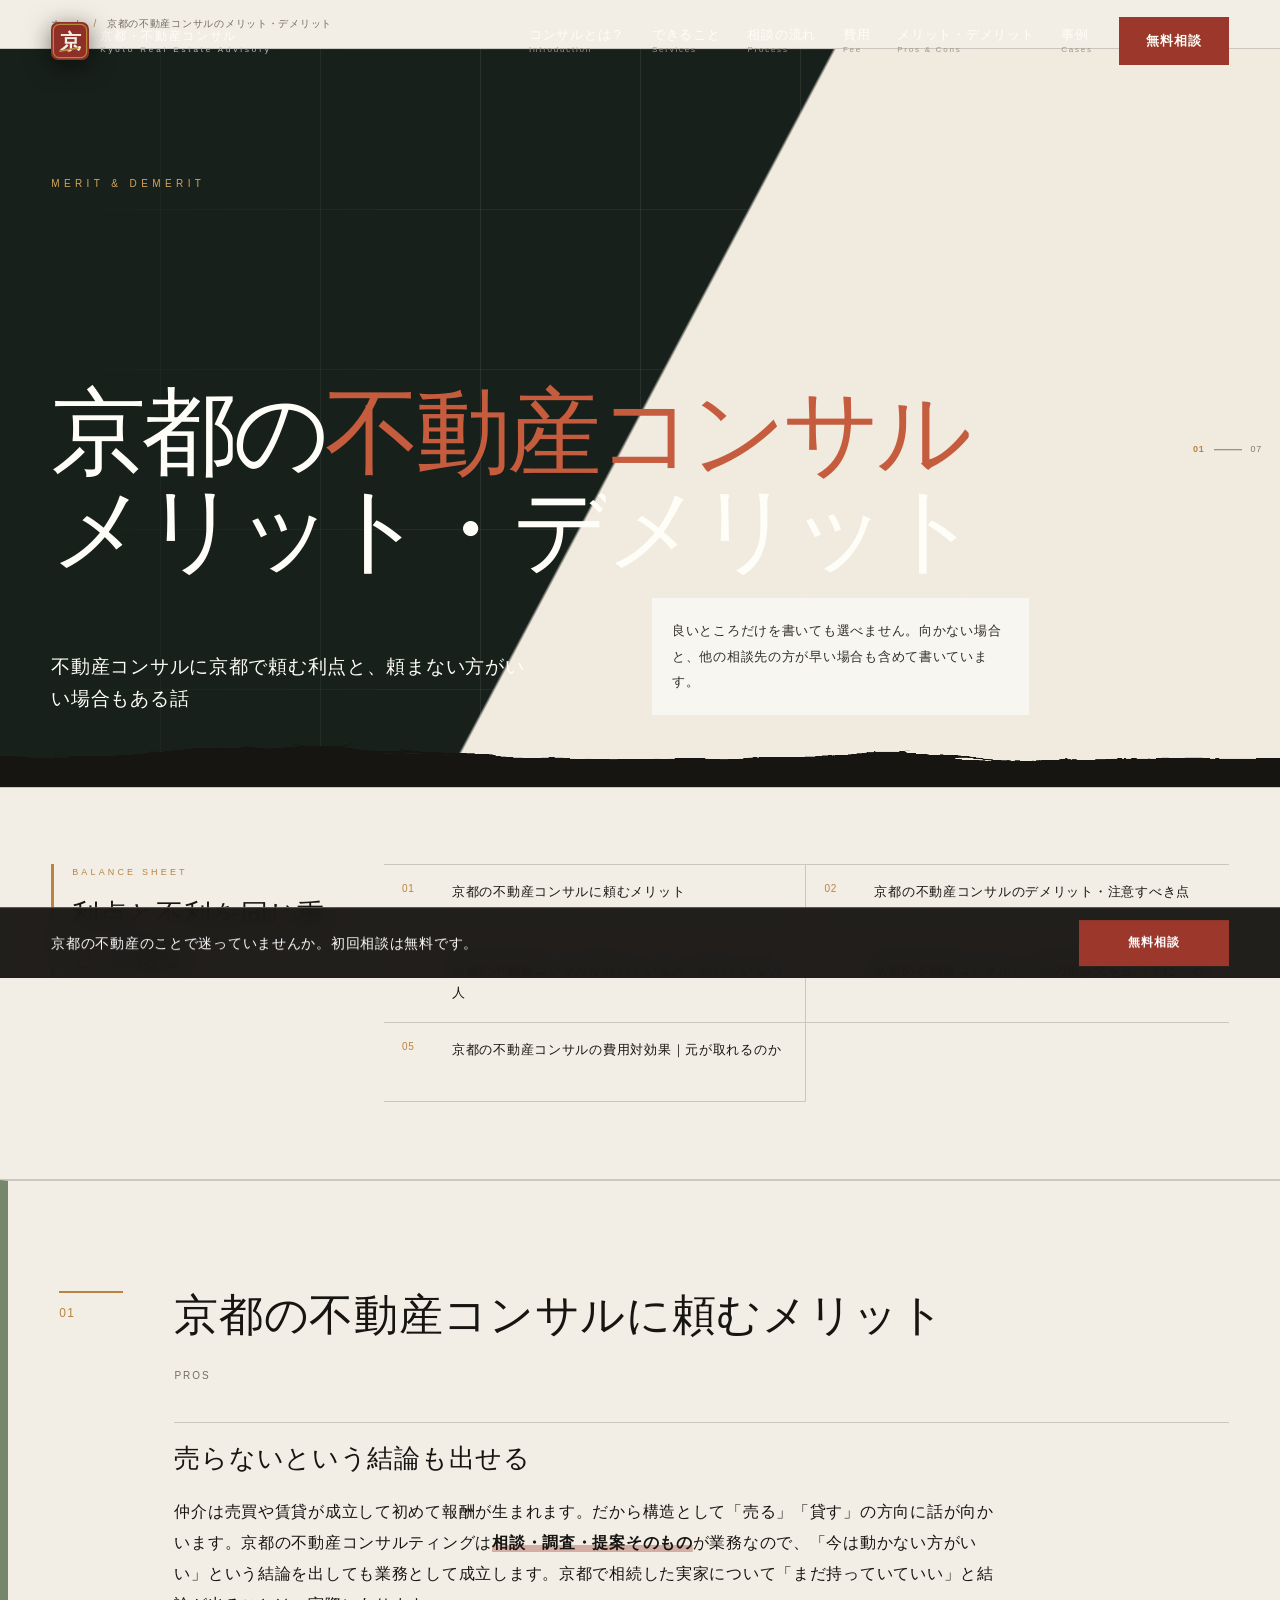
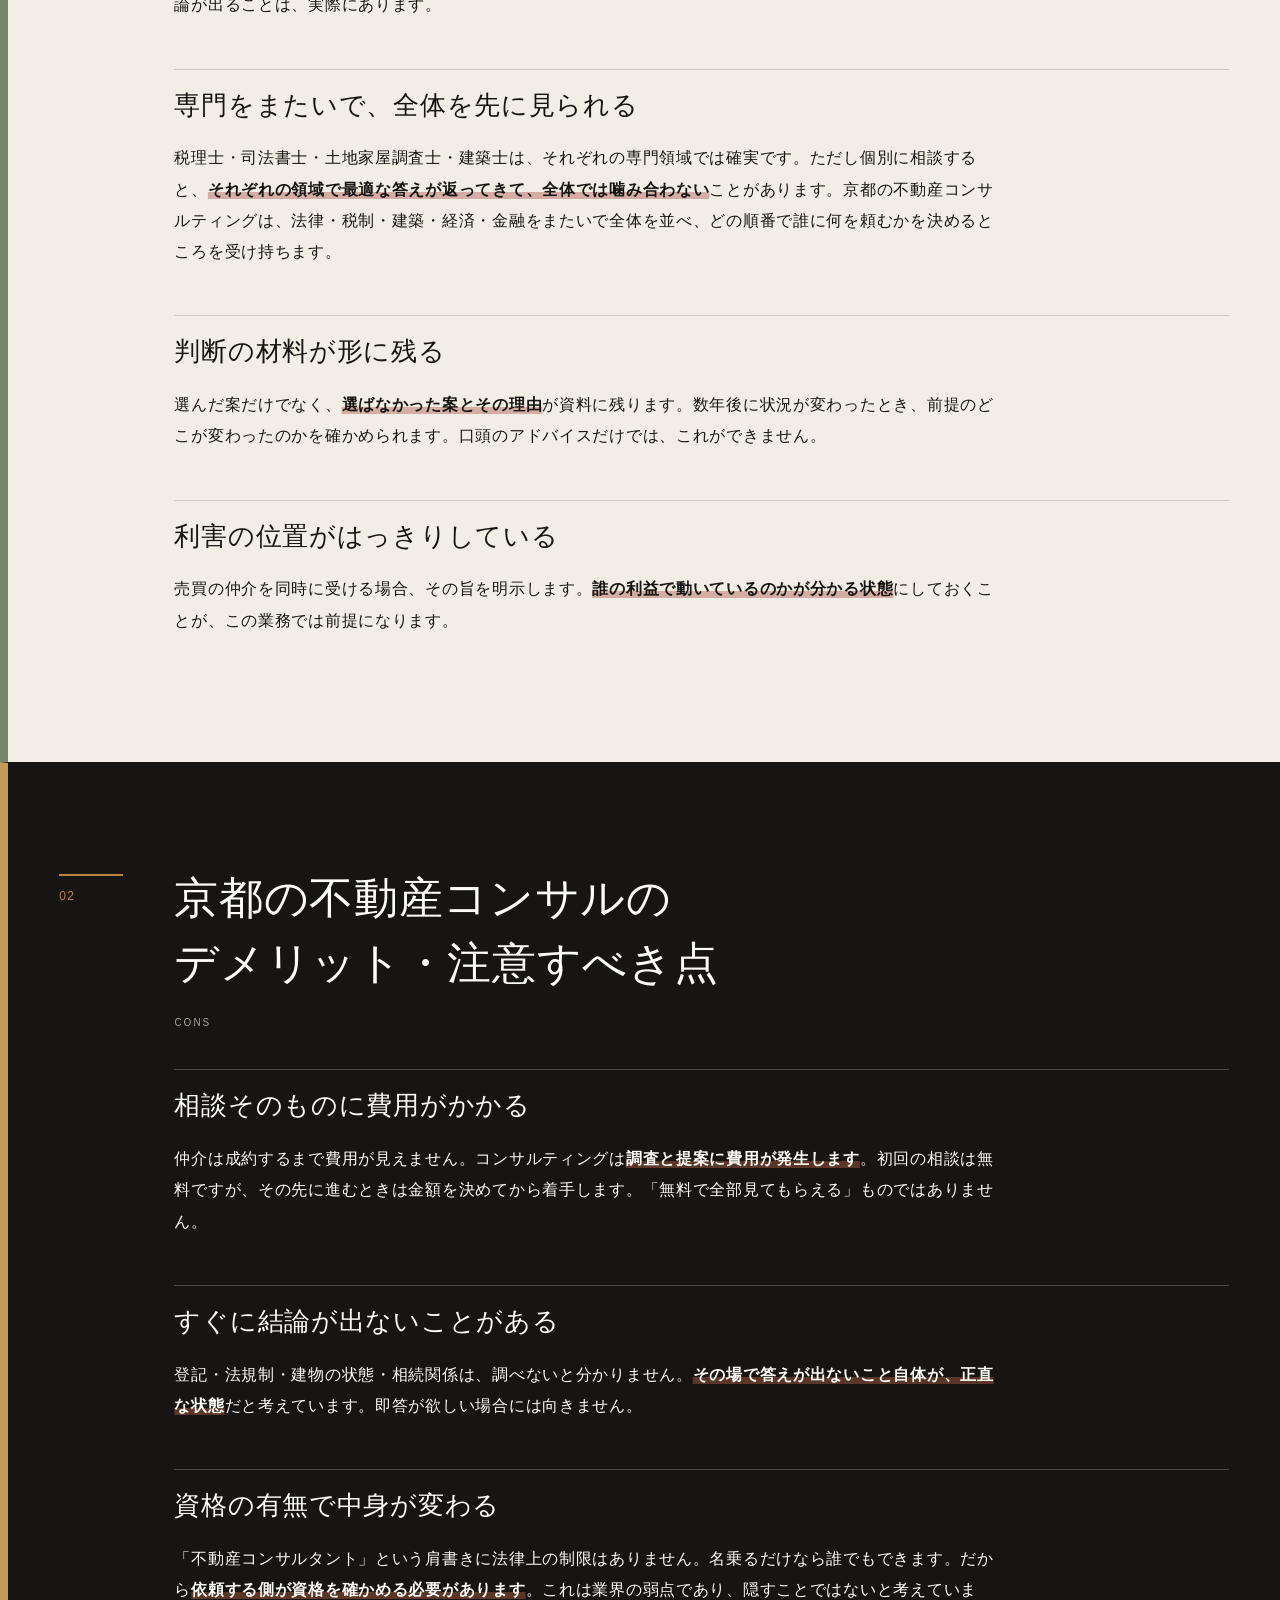
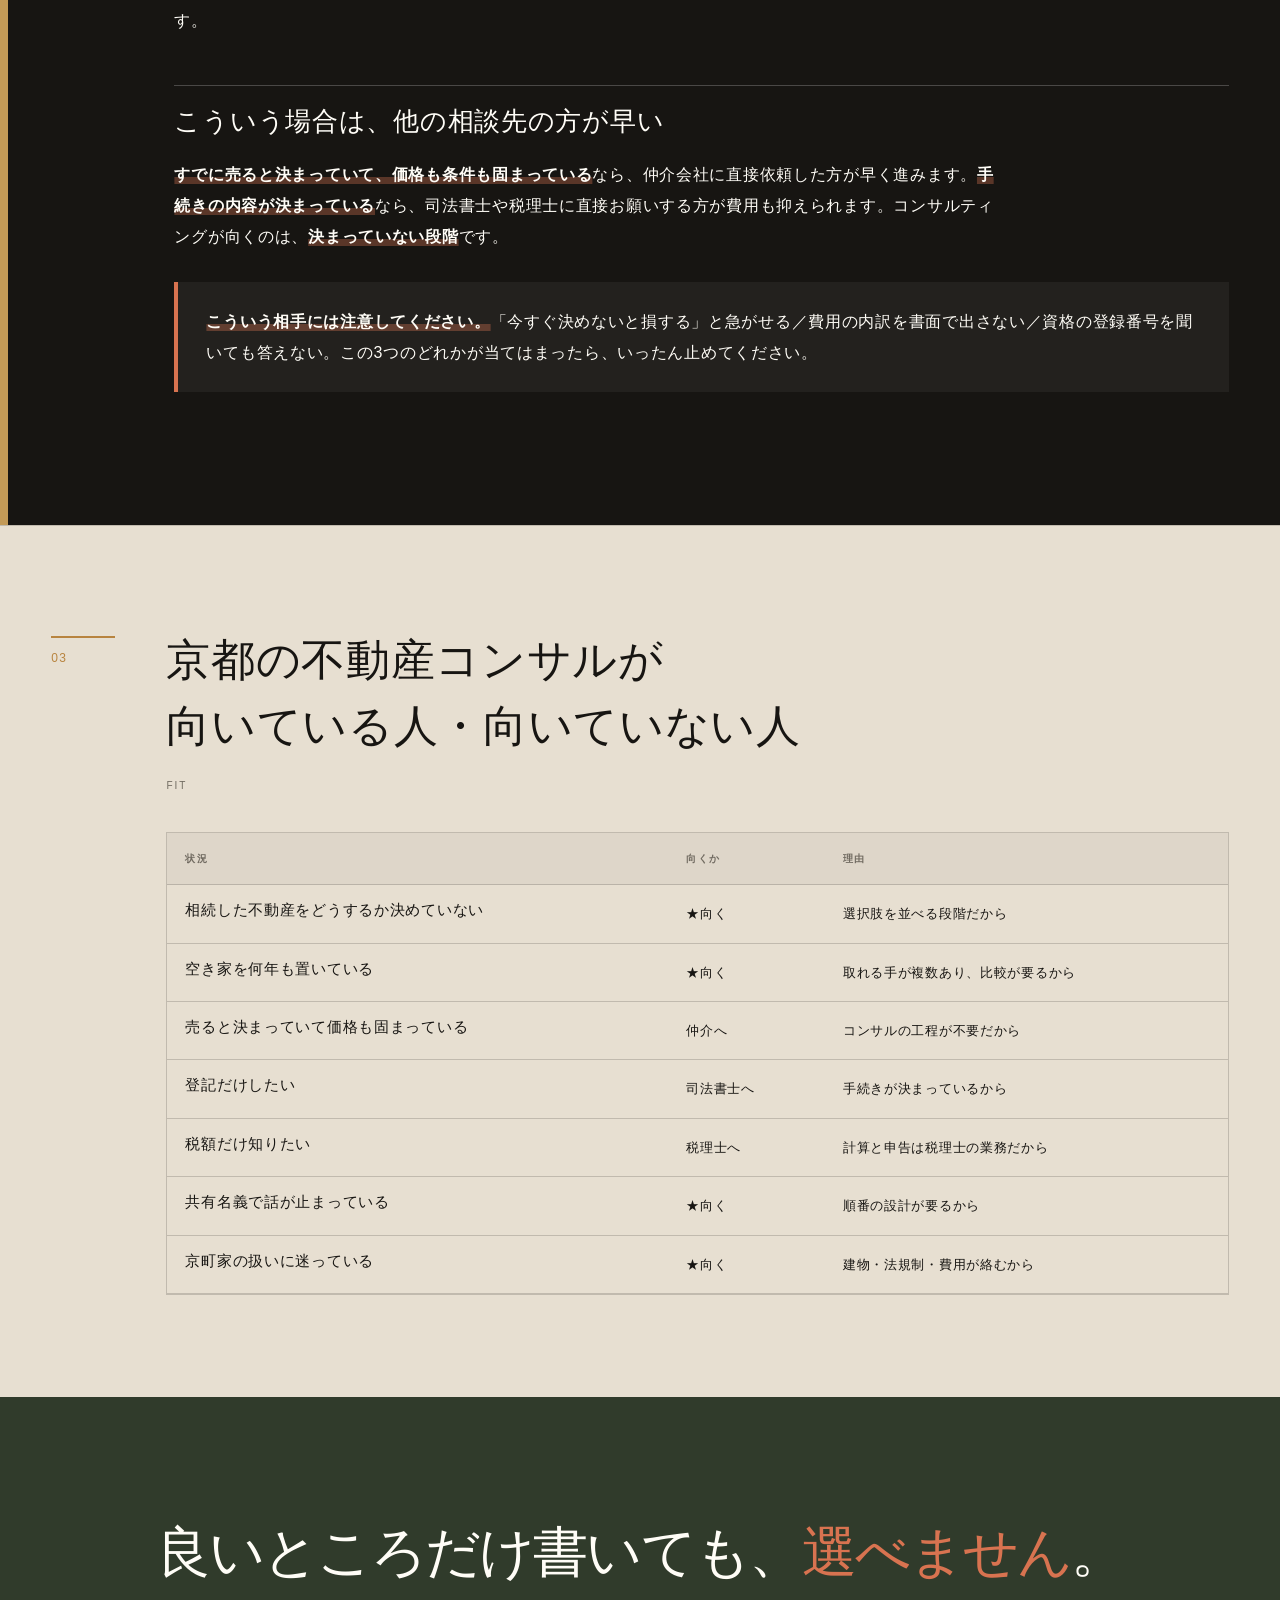
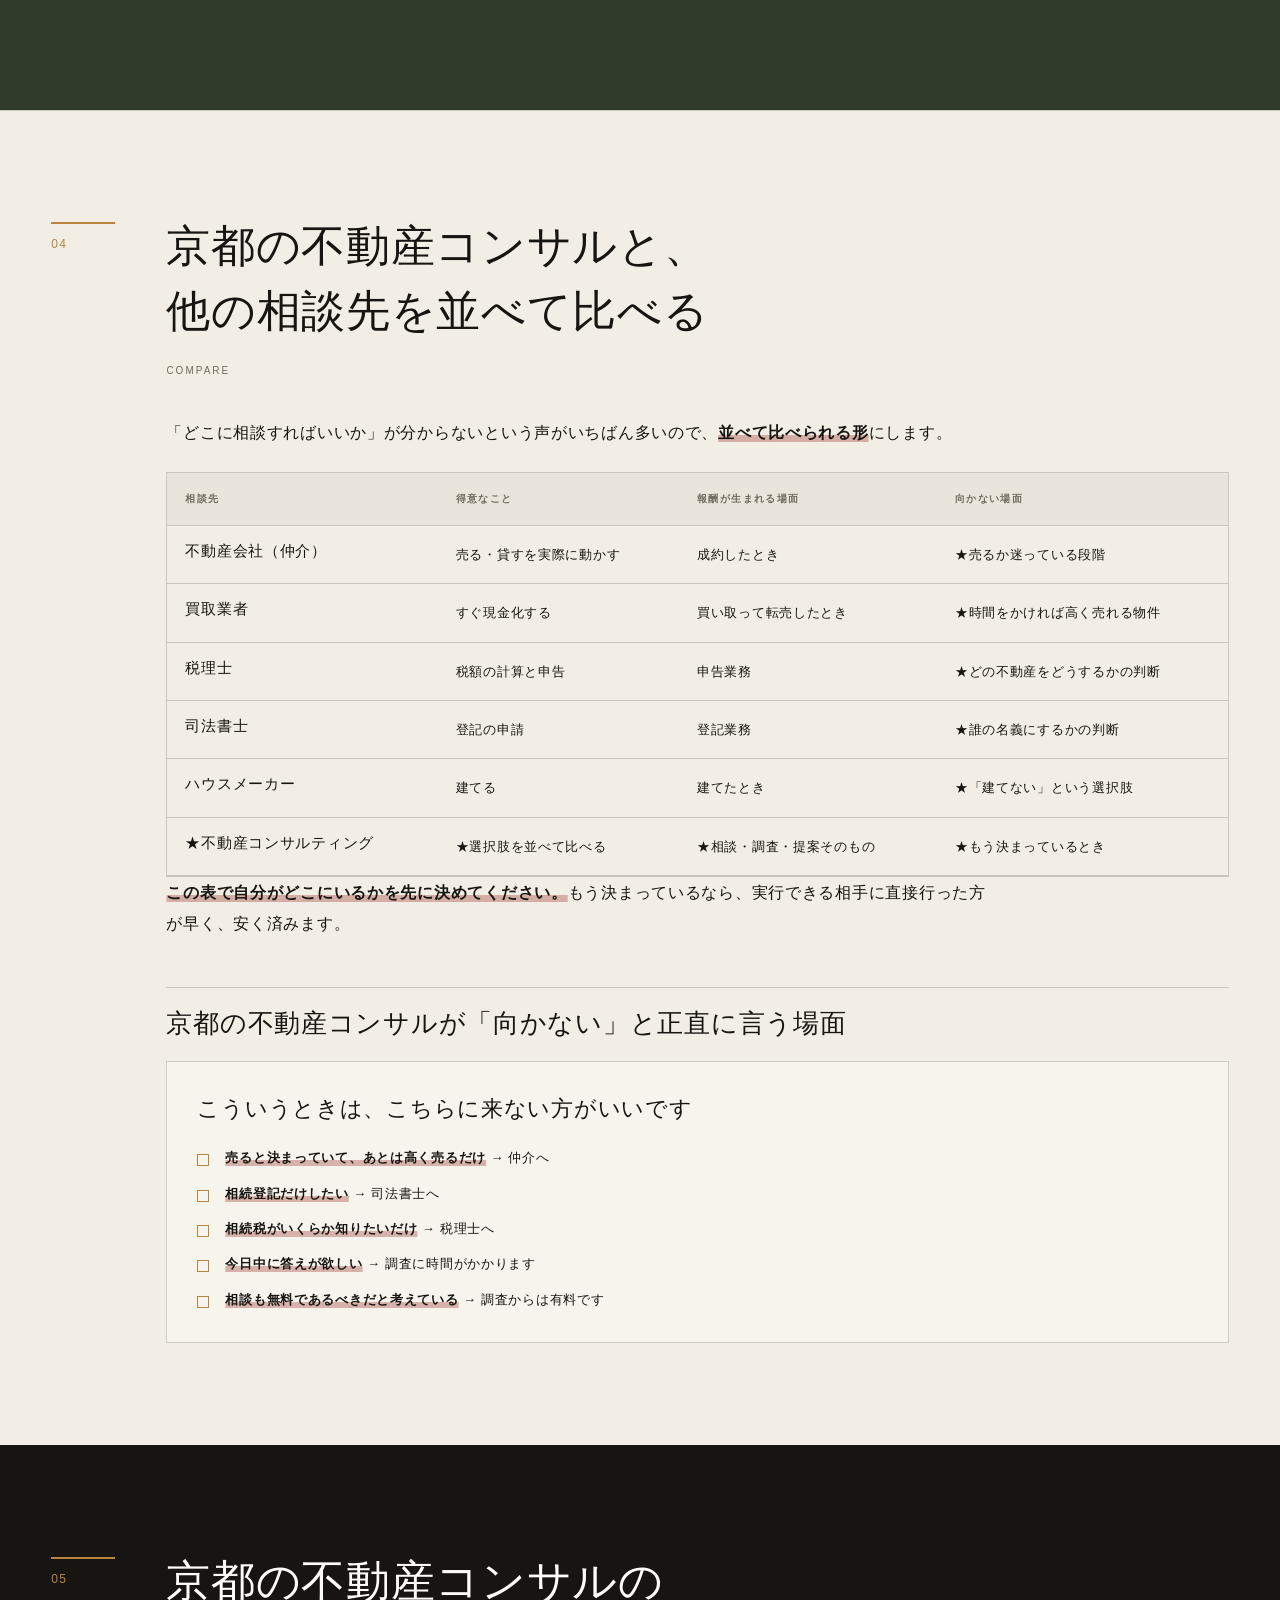
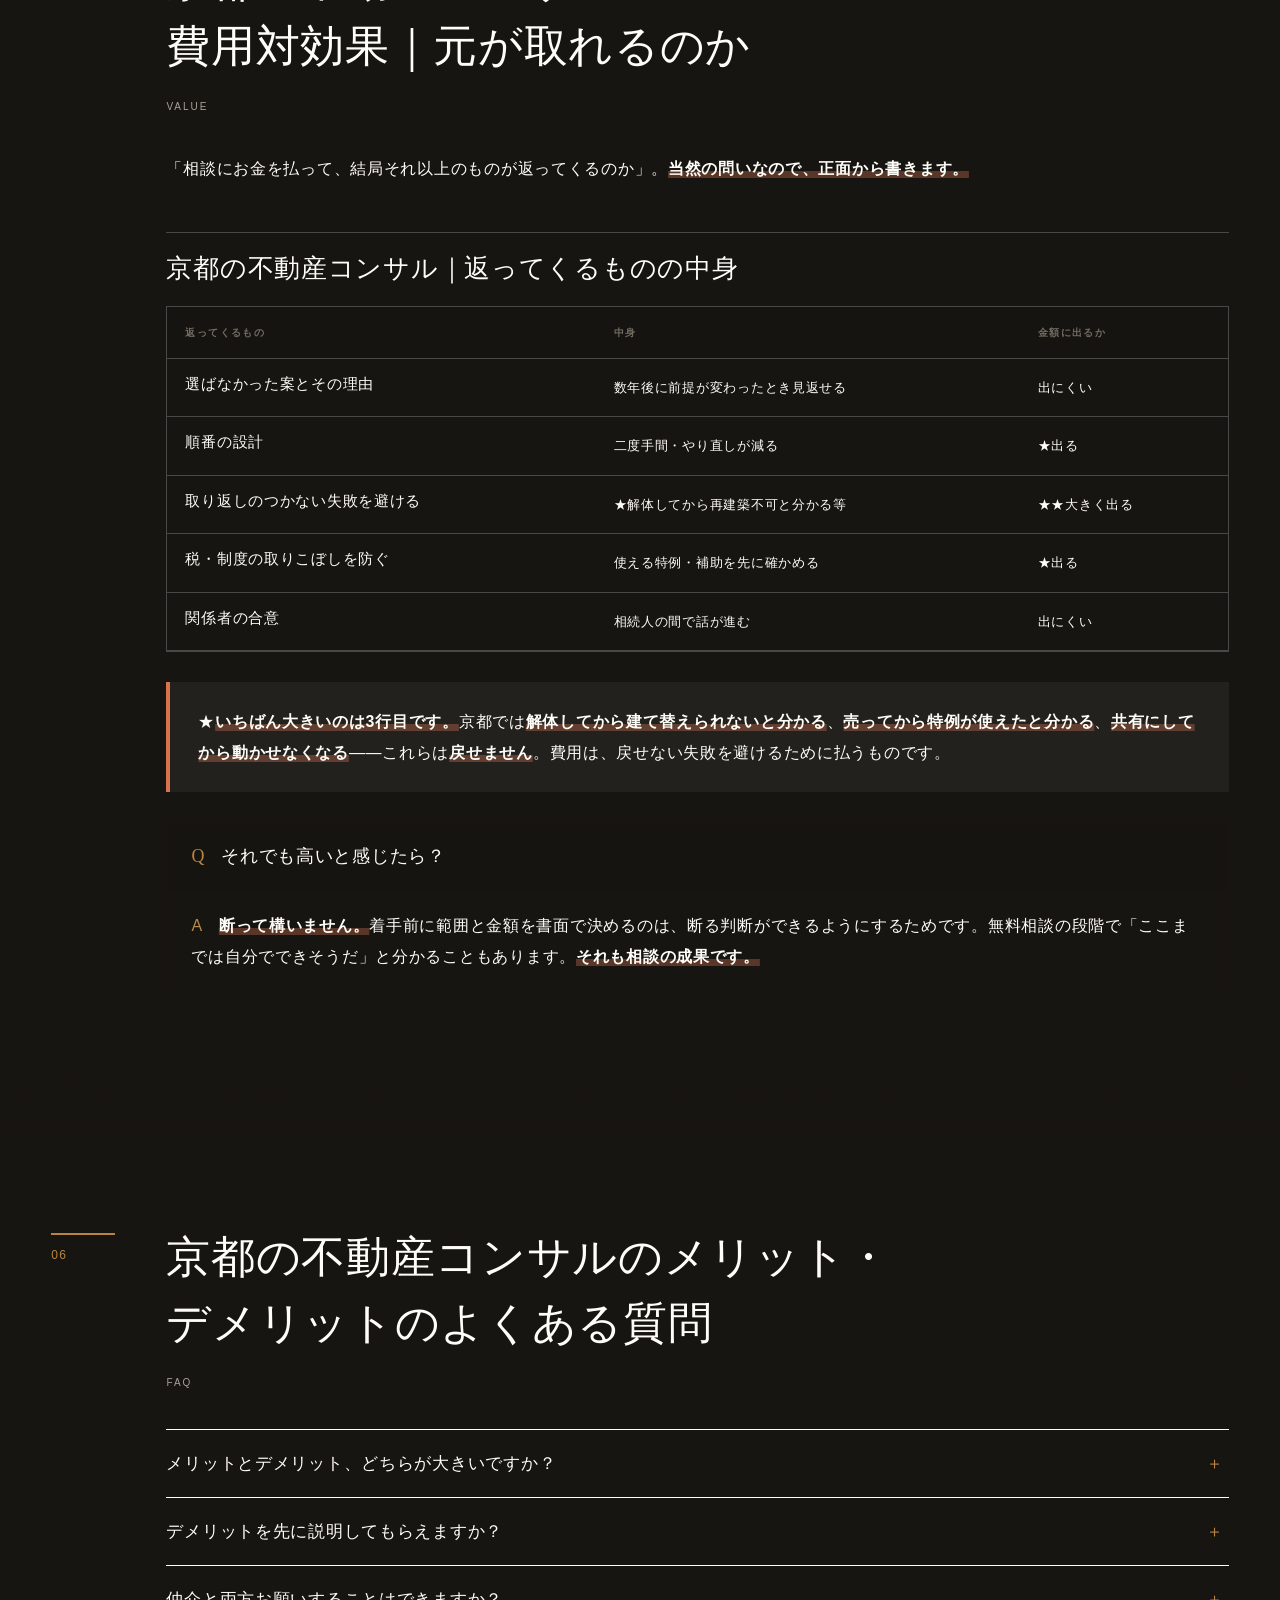
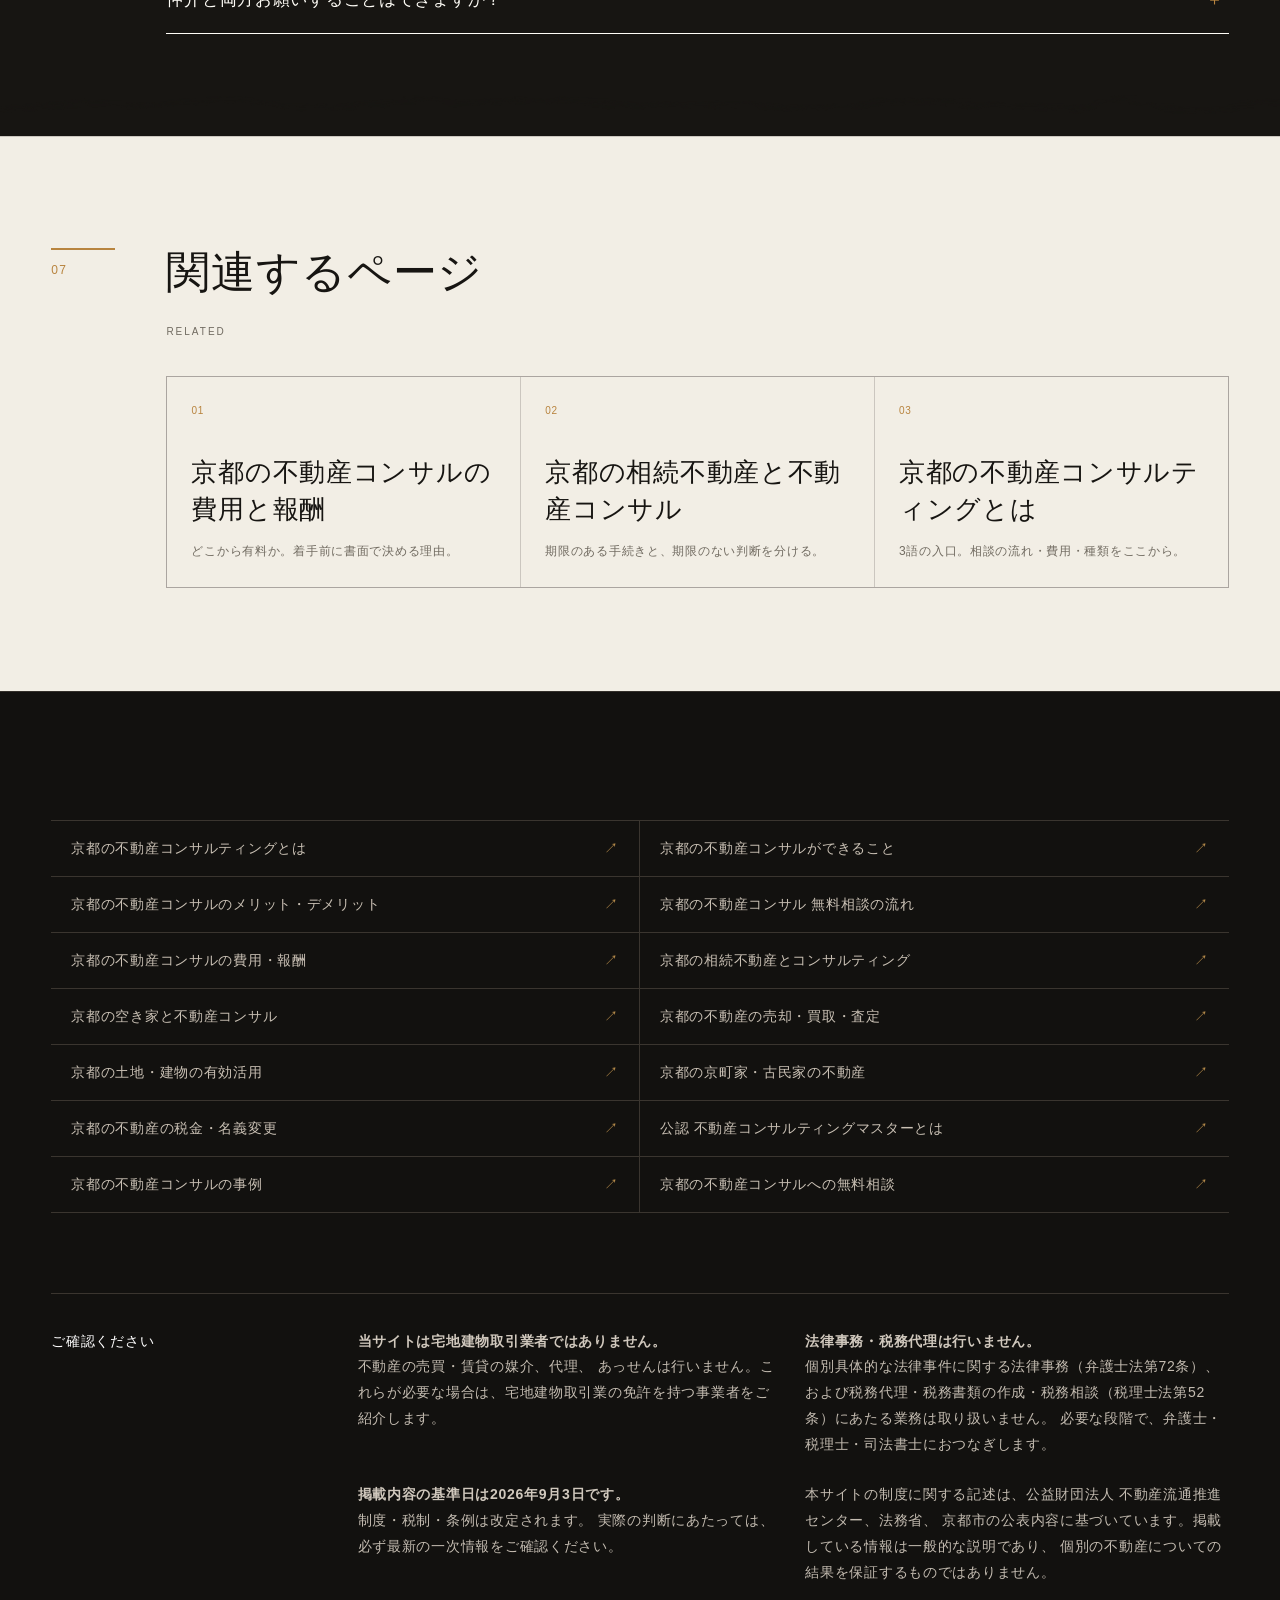
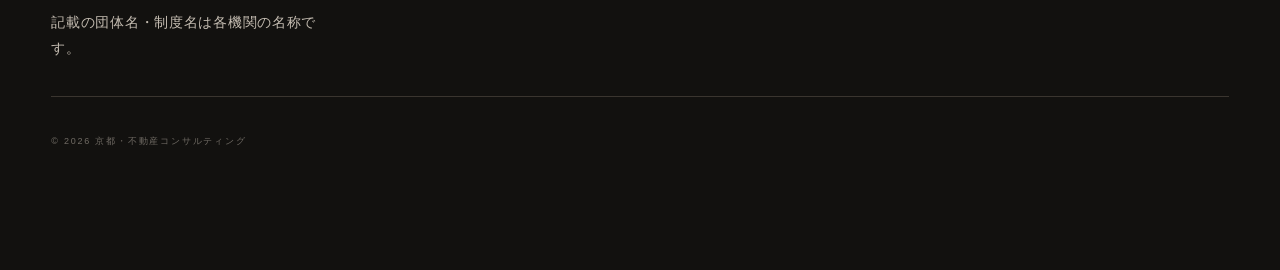
<file: merit/index.html>
<!doctype html>
<html lang="ja">
<head>
<meta charset="utf-8">
<meta name="viewport" content="width=device-width, initial-scale=1">
<title>不動産コンサルに京都で頼む利点と、頼まない方がいい場合もある話</title>
<meta name="description" content="売らないという結論も出せる、専門をまたいで全体を先に見られる、判断の材料が形に残る。一方で相談そのものに費用がかかり、その場では即答できません。売ると決まっているなら仲介に、手続きだけなら司法書士や税理士に直接行った方が早い場合もあります。京都で向いている人と向いていない人を、実際の相談の形から実例で分けて書いています。">
<link rel="canonical" href="https://akatsuki-5648.github.io/kyoto-fudosan-consult/merit/">
<meta name="robots" content="noindex,nofollow"><!-- ★未公開。公開時に外す -->
<meta property="og:type" content="article">
<meta property="og:title" content="不動産コンサルに京都で頼む利点と、頼まない方がいい場合もある話">
<meta property="og:description" content="売らないという結論も出せる、専門をまたいで全体を先に見られる、判断の材料が形に残る。一方で相談そのものに費用がかかり、その場では即答できません。売ると決まっているなら仲介に、手続きだけなら司法書士や税理士に直接行った方が早い場合もあります。京都で向いている人と向いていない人を、実際の相談の形から実例で分けて書いています。">
<meta property="og:url" content="https://akatsuki-5648.github.io/kyoto-fudosan-consult/merit/">
<meta property="og:site_name" content="京都の不動産コンサルティング">
<meta property="og:image" content="https://akatsuki-5648.github.io/kyoto-fudosan-consult/img/og_merit-v2.png">
<meta property="og:image:secure_url" content="https://akatsuki-5648.github.io/kyoto-fudosan-consult/img/og_merit-v2.png">
<meta property="og:image:type" content="image/png">
<meta property="og:image:width" content="1200">
<meta property="og:image:height" content="630">
<meta property="og:image:alt" content="不動産コンサルに京都で頼む利点と、頼まない方がいい場合もある話｜京都の不動産コンサルティングの案内画像">
<meta property="og:locale" content="ja_JP">
<meta name="twitter:card" content="summary_large_image">
<meta name="twitter:title" content="不動産コンサルに京都で頼む利点と、頼まない方がいい場合もある話">
<meta name="twitter:description" content="売らないという結論も出せる、専門をまたいで全体を先に見られる、判断の材料が形に残る。一方で相談そのものに費用がかかり、その場では即答できません。売ると決まっているなら仲介に、手続きだけなら司法書士や税理士に直接行った方が早い場合もあります。京都で向いている人と向いていない人を、実際の相談の形から実例で分けて書いています。">
<meta name="twitter:image" content="https://akatsuki-5648.github.io/kyoto-fudosan-consult/img/og_merit-v2.png">
<meta name="twitter:image:alt" content="不動産コンサルに京都で頼む利点と、頼まない方がいい場合もある話｜京都の不動産コンサルティングの案内画像">
<meta name="format-detection" content="telephone=no">
<meta name="application-name" content="京都・不動産コンサルティング">
<meta name="apple-mobile-web-app-title" content="京都不動産">
<meta name="theme-color" content="#14110e">
<meta name="msapplication-TileColor" content="#8f2f27">
<meta name="msapplication-config" content="../browserconfig.xml">
<link rel="icon" href="../favicon.ico" sizes="any">
<link rel="icon" href="../icons/favicon.svg" type="image/svg+xml">
<link rel="icon" href="../icons/favicon-32x32.png" type="image/png" sizes="32x32">
<link rel="icon" href="../icons/favicon-16x16.png" type="image/png" sizes="16x16">
<link rel="apple-touch-icon" href="../icons/apple-touch-icon.png" sizes="180x180">
<link rel="mask-icon" href="../icons/safari-pinned-tab.svg" color="#8f2f27">
<link rel="manifest" href="../site.webmanifest">
<link rel="preload" as="image" href="../img/kyoto-consult-hero-v1.webp" fetchpriority="high">
<link rel="stylesheet" href="../css/base.css?v=a2ab643b3f">
<link rel="stylesheet" href="../css/layouts.css?v=2575b79964">
<link rel="stylesheet" href="../css/pages.css?v=bf270d7a61">
<link rel="stylesheet" href="../css/polish.css?v=f5eed3057f">
<script type="application/ld+json">{"@context":"https://schema.org","@graph":[{"@type":"WebSite","@id":"https://akatsuki-5648.github.io/kyoto-fudosan-consult/#website","url":"https://akatsuki-5648.github.io/kyoto-fudosan-consult/","name":"京都の不動産コンサルティング","inLanguage":"ja","thumbnailUrl":"https://akatsuki-5648.github.io/kyoto-fudosan-consult/img/og_top-v2.png"},{"@type":"ProfessionalService","@id":"https://akatsuki-5648.github.io/kyoto-fudosan-consult/#biz","name":"京都の不動産コンサルティング","url":"https://akatsuki-5648.github.io/kyoto-fudosan-consult/","logo":"https://akatsuki-5648.github.io/kyoto-fudosan-consult/icons/icon-512.png","image":"https://akatsuki-5648.github.io/kyoto-fudosan-consult/img/og_top-v2.png","areaServed":{"@type":"AdministrativeArea","name":"京都府"},"knowsAbout":["不動産コンサルティング","相続","空き家","京町家","不動産の売却","土地活用","不動産の税金"],"description":"京都の不動産について、売る・貸す・活かす・遺すの前に、利害のない立場で選択肢を整理する不動産コンサルティング。"},{"@type":"BreadcrumbList","@id":"https://akatsuki-5648.github.io/kyoto-fudosan-consult/merit/#crumb","itemListElement":[{"@type":"ListItem","position":1,"name":"ホーム","item":"https://akatsuki-5648.github.io/kyoto-fudosan-consult/"},{"@type":"ListItem","position":2,"name":"京都の不動産コンサルのメリット・デメリット","item":"https://akatsuki-5648.github.io/kyoto-fudosan-consult/merit/"}]},{"@type":"Article","@id":"https://akatsuki-5648.github.io/kyoto-fudosan-consult/merit/#page","url":"https://akatsuki-5648.github.io/kyoto-fudosan-consult/merit/","headline":"不動産コンサルに京都で頼む利点と、頼まない方がいい場合もある話","description":"売らないという結論も出せる、専門をまたいで全体を先に見られる、判断の材料が形に残る。一方で相談そのものに費用がかかり、その場では即答できません。売ると決まっているなら仲介に、手続きだけなら司法書士や税理士に直接行った方が早い場合もあります。京都で向いている人と向いていない人を、実際の相談の形から実例で分けて書いています。","inLanguage":"ja","image":"https://akatsuki-5648.github.io/kyoto-fudosan-consult/img/og_merit-v2.png","isPartOf":{"@id":"https://akatsuki-5648.github.io/kyoto-fudosan-consult/#website"},"breadcrumb":{"@id":"https://akatsuki-5648.github.io/kyoto-fudosan-consult/merit/#crumb"},"about":{"@id":"https://akatsuki-5648.github.io/kyoto-fudosan-consult/#biz"}}]}</script>

</head>
<body class="kfc-page kfc-page--merit" data-page="merit">
<a class="kfc-skip" href="#kfc-main">本文へ移動</a>
<div class="kfc-progress" aria-hidden="true"><i id="kfc-progress-bar"></i></div>
<div class="kfc-pre" id="kfc-pre" aria-hidden="true">
  <div class="kfc-pre__in">
    <p class="kfc-pre__t">京都 <i>&times;</i> 不動産 <i>&times;</i> コンサルティング</p>
    <p class="kfc-pre__s">KYOTO REAL ESTATE CONSULTING</p>
  </div>
  <p class="kfc-pre__n"><b id="kfc-pre-n">0</b>%</p>
  <div class="kfc-pre__bar"><i id="kfc-pre-bar"></i></div>
</div>
<header class="kfc-gnav" id="kfc-gnav">
  <div class="kfc-wrap kfc-gnav__in">
    <a class="kfc-gnav__brand" href="../"><img src="../icons/favicon.svg" alt="" width="36" height="36"><span class="kfc-gnav__brand-copy"><b>京都・不動産コンサル</b><span>Kyoto Real Estate Advisory</span></span></a>
    <button class="kfc-burger" id="kfc-burger" aria-label="メニュー" aria-expanded="false"><span></span><span></span><span></span></button>
    <nav class="kfc-gnav__menu" aria-label="主要ナビゲーション">
    <ul class="kfc-gnav__list" id="kfc-gnav-list">
      <li><a class="kfc-gnav__a" href="../">コンサルとは？<small>Introduction</small></a></li>
      <li><a class="kfc-gnav__a" href="../can/">できること<small>Services</small></a>
        <ul class="kfc-gnav__child">
          <li><a href="../souzoku/">京都の相続不動産</a></li>
          <li><a href="../akiya/">京都の空き家</a></li>
          <li><a href="../baikyaku/">京都の不動産の売却・買取</a></li>
          <li><a href="../katsuyou/">京都の土地・建物の活用</a></li>
          <li><a href="../machiya/">京都の京町家・古民家</a></li>
          <li><a href="../tax/">京都の不動産の税金・名義変更</a></li>
        </ul></li>
      <li><a class="kfc-gnav__a" href="../flow/">相談の流れ<small>Process</small></a></li>
      <li><a class="kfc-gnav__a" href="../fee/">費用<small>Fee</small></a></li>
      <li><a class="kfc-gnav__a" href="../merit/">メリット・デメリット<small>Pros & Cons</small></a></li>
      <li><a class="kfc-gnav__a" href="../case/">事例<small>Cases</small></a></li>
      <li class="kfc-gnav__mobile-cta"><a href="../contact/">初回無料相談<small>CONTACT</small></a></li>
    </ul>
    </nav>
    <a class="kfc-gnav__cta" href="../contact/">無料相談</a>
  </div>
</header>
<main id="kfc-main">
<nav class="kfc-crumb" aria-label="パンくず">
  <div class="kfc-wrap">
  <ol>
    <li><a href="/">ホーム</a></li>
    <li aria-current="page">京都の不動産コンサルのメリット・デメリット</li>
  </ol>
  </div>
</nav>

<section class="kfc-phero">
  <div class="kfc-phero__bg"></div>
  <div class="kfc-phero__plan" aria-hidden="true"></div>
  <div class="kfc-wrap">
    <p class="kfc-hero__eyebrow">MERIT & DEMERIT</p>
    <p class="kfc-phero__name"><span class="kfc-phero__line">京都の<i>不動産コンサル</i></span><br><span class="kfc-phero__line">メリット・デメリット</span></p>
    <h1 class="kfc-phero__h">不動産コンサルに京都で頼む利点と、頼まない方がいい場合もある話</h1>
    <p class="kfc-phero__d">良いところだけを書いても選べません。向かない場合と、他の相談先の方が早い場合も含めて書いています。</p>
  </div>
</section>
<div class="kfc-cut kfc-cut--chiso kfc-cut--ink" aria-hidden="true"></div>

<nav class="kfc-chapters kfc-chapters--balance" aria-label="このページの章">
  <div class="kfc-wrap kfc-chapters__in">
    <div class="kfc-chapters__head">
      <p class="kfc-chapters__label">BALANCE SHEET</p>
      <p class="kfc-chapters__purpose">利点と不利を同じ重さで測る</p>
    </div>
    <ol class="kfc-chapters__list">
      <li><a href="#pros"><b>01</b><span>京都の不動産コンサルに頼むメリット</span></a></li>
      <li><a href="#cons"><b>02</b><span>京都の不動産コンサルのデメリット・注意すべき点</span></a></li>
      <li><a href="#fit"><b>03</b><span>京都の不動産コンサルが向いている人・向いていない人</span></a></li>
      <li><a href="#compare"><b>04</b><span>京都の不動産コンサルと、他の相談先を並べて比べる</span></a></li>
      <li><a href="#value"><b>05</b><span>京都の不動産コンサルの費用対効果｜元が取れるのか</span></a></li>
    </ol>
  </div>
</nav>
<div class="kfc-layout kfc-layout--balance" data-layout="balance">

<section class="kfc-sec " id="pros" data-section-key="pros" data-kfc-section>
  <div class="kfc-wrap">
    <p class="kfc-sec__no">01</p>
    <h2 class="kfc-sec__h">京都の不動産コンサルに頼むメリット</h2>
    <p class="kfc-sec__en">Pros</p>
    <div class="kfc-read">
      <h3 class="kfc-sub">売らないという結論も出せる</h3>
      <p>仲介は売買や賃貸が成立して初めて報酬が生まれます。だから構造として「売る」「貸す」の方向に話が向かいます。京都の不動産コンサルティングは<b>相談・調査・提案そのもの</b>が業務なので、「今は動かない方がいい」という結論を出しても業務として成立します。京都で相続した実家について「まだ持っていていい」と結論が出ることは、実際にあります。</p>
      <h3 class="kfc-sub">専門をまたいで、全体を先に見られる</h3>
      <p>税理士・司法書士・土地家屋調査士・建築士は、それぞれの専門領域では確実です。ただし個別に相談すると、<b>それぞれの領域で最適な答えが返ってきて、全体では噛み合わない</b>ことがあります。京都の不動産コンサルティングは、法律・税制・建築・経済・金融をまたいで全体を並べ、どの順番で誰に何を頼むかを決めるところを受け持ちます。</p>
      <h3 class="kfc-sub">判断の材料が形に残る</h3>
      <p>選んだ案だけでなく、<b>選ばなかった案とその理由</b>が資料に残ります。数年後に状況が変わったとき、前提のどこが変わったのかを確かめられます。口頭のアドバイスだけでは、これができません。</p>
      <h3 class="kfc-sub">利害の位置がはっきりしている</h3>
      <p>売買の仲介を同時に受ける場合、その旨を明示します。<b>誰の利益で動いているのかが分かる状態</b>にしておくことが、この業務では前提になります。</p>
    </div>
  </div>
</section>

<section class="kfc-sec kfc-sec--dark" id="cons" data-section-key="cons" data-kfc-section>
  <div class="kfc-wrap">
    <p class="kfc-sec__no">02</p>
    <h2 class="kfc-sec__h">京都の不動産コンサルのデメリット・注意すべき点</h2>
    <p class="kfc-sec__en">Cons</p>
    <div class="kfc-read">
      <h3 class="kfc-sub">相談そのものに費用がかかる</h3>
      <p>仲介は成約するまで費用が見えません。コンサルティングは<b>調査と提案に費用が発生します</b>。初回の相談は無料ですが、その先に進むときは金額を決めてから着手します。「無料で全部見てもらえる」ものではありません。</p>
      <h3 class="kfc-sub">すぐに結論が出ないことがある</h3>
      <p>登記・法規制・建物の状態・相続関係は、調べないと分かりません。<b>その場で答えが出ないこと自体が、正直な状態</b>だと考えています。即答が欲しい場合には向きません。</p>
      <h3 class="kfc-sub">資格の有無で中身が変わる</h3>
      <p>「不動産コンサルタント」という肩書きに法律上の制限はありません。名乗るだけなら誰でもできます。だから<b>依頼する側が資格を確かめる必要があります</b>。これは業界の弱点であり、隠すことではないと考えています。</p>
      <h3 class="kfc-sub">こういう場合は、他の相談先の方が早い</h3>
      <p><b>すでに売ると決まっていて、価格も条件も固まっている</b>なら、仲介会社に直接依頼した方が早く進みます。<b>手続きの内容が決まっている</b>なら、司法書士や税理士に直接お願いする方が費用も抑えられます。コンサルティングが向くのは、<b>決まっていない段階</b>です。</p>
      <div class="kfc-warn"><p><b>こういう相手には注意してください。</b>「今すぐ決めないと損する」と急がせる／費用の内訳を書面で出さない／資格の登録番号を聞いても答えない。この3つのどれかが当てはまったら、いったん止めてください。</p></div>
    </div>
  </div>
</section>

<section class="kfc-sec kfc-sec--tint" id="fit" data-section-key="fit" data-kfc-section>
  <div class="kfc-wrap">
    <p class="kfc-sec__no">03</p>
    <h2 class="kfc-sec__h">京都の不動産コンサルが向いている人・向いていない人</h2>
    <p class="kfc-sec__en">Fit</p>
    <div class="kfc-read">
      <div class="kfc-table">
        <table>
          <thead><tr><th>状況</th><th>向くか</th><th>理由</th></tr></thead>
          <tbody>
            <tr><th>相続した不動産をどうするか決めていない</th><td>★向く</td><td>選択肢を並べる段階だから</td></tr>
            <tr><th>空き家を何年も置いている</th><td>★向く</td><td>取れる手が複数あり、比較が要るから</td></tr>
            <tr><th>売ると決まっていて価格も固まっている</th><td>仲介へ</td><td>コンサルの工程が不要だから</td></tr>
            <tr><th>登記だけしたい</th><td>司法書士へ</td><td>手続きが決まっているから</td></tr>
            <tr><th>税額だけ知りたい</th><td>税理士へ</td><td>計算と申告は税理士の業務だから</td></tr>
            <tr><th>共有名義で話が止まっている</th><td>★向く</td><td>順番の設計が要るから</td></tr>
            <tr><th>京町家の扱いに迷っている</th><td>★向く</td><td>建物・法規制・費用が絡むから</td></tr>
          </tbody>
        </table>
      </div>
    </div>
  </div>
</section>

<section class="kfc-lead kfc-lead--moss">
  <div class="kfc-wrap">
        <p class="kfc-lead__t" data-reveal>良いところだけ書いても、<em>選べません</em>。</p>
  </div>
</section>

<section class="kfc-sec " id="compare" data-section-key="compare" data-kfc-section>
  <div class="kfc-wrap">
    <p class="kfc-sec__no">04</p>
    <h2 class="kfc-sec__h">京都の不動産コンサルと、他の相談先を並べて比べる</h2>
    <p class="kfc-sec__en">Compare</p>
    <div class="kfc-read">
      <p>「どこに相談すればいいか」が分からないという声がいちばん多いので、<b>並べて比べられる形</b>にします。</p>
      <div class="kfc-table">
        <table>
          <thead><tr><th>相談先</th><th>得意なこと</th><th>報酬が生まれる場面</th><th>向かない場面</th></tr></thead>
          <tbody>
            <tr><th>不動産会社（仲介）</th><td>売る・貸すを実際に動かす</td><td>成約したとき</td><td>★売るか迷っている段階</td></tr>
            <tr><th>買取業者</th><td>すぐ現金化する</td><td>買い取って転売したとき</td><td>★時間をかければ高く売れる物件</td></tr>
            <tr><th>税理士</th><td>税額の計算と申告</td><td>申告業務</td><td>★どの不動産をどうするかの判断</td></tr>
            <tr><th>司法書士</th><td>登記の申請</td><td>登記業務</td><td>★誰の名義にするかの判断</td></tr>
            <tr><th>ハウスメーカー</th><td>建てる</td><td>建てたとき</td><td>★「建てない」という選択肢</td></tr>
            <tr><th>★不動産コンサルティング</th><td>★選択肢を並べて比べる</td><td>★相談・調査・提案そのもの</td><td>★もう決まっているとき</td></tr>
          </tbody>
        </table>
      </div>
      <p><b>この表で自分がどこにいるかを先に決めてください。</b>もう決まっているなら、実行できる相手に直接行った方が早く、安く済みます。</p>
      <h3 class="kfc-sub">京都の不動産コンサルが「向かない」と正直に言う場面</h3>
    <div class="kfc-check">
      <p class="kfc-check__t">こういうときは、こちらに来ない方がいいです</p>
      <ul class="kfc-check__l">
        <li><b>売ると決まっていて、あとは高く売るだけ</b> → 仲介へ</li>
        <li><b>相続登記だけしたい</b> → 司法書士へ</li>
        <li><b>相続税がいくらか知りたいだけ</b> → 税理士へ</li>
        <li><b>今日中に答えが欲しい</b> → 調査に時間がかかります</li>
        <li><b>相談も無料であるべきだと考えている</b> → 調査からは有料です</li>
      </ul>
    </div>
    </div>
  </div>
</section>

<section class="kfc-sec kfc-sec--dark" id="value" data-section-key="value" data-kfc-section>
  <div class="kfc-wrap">
    <p class="kfc-sec__no">05</p>
    <h2 class="kfc-sec__h">京都の不動産コンサルの費用対効果｜元が取れるのか</h2>
    <p class="kfc-sec__en">Value</p>
    <div class="kfc-read">
      <p>「相談にお金を払って、結局それ以上のものが返ってくるのか」。<b>当然の問いなので、正面から書きます。</b></p>
      <h3 class="kfc-sub">京都の不動産コンサル｜返ってくるものの中身</h3>
      <div class="kfc-table">
        <table>
          <thead><tr><th>返ってくるもの</th><th>中身</th><th>金額に出るか</th></tr></thead>
          <tbody>
            <tr><th>選ばなかった案とその理由</th><td>数年後に前提が変わったとき見返せる</td><td>出にくい</td></tr>
            <tr><th>順番の設計</th><td>二度手間・やり直しが減る</td><td>★出る</td></tr>
            <tr><th>取り返しのつかない失敗を避ける</th><td>★解体してから再建築不可と分かる等</td><td>★★大きく出る</td></tr>
            <tr><th>税・制度の取りこぼしを防ぐ</th><td>使える特例・補助を先に確かめる</td><td>★出る</td></tr>
            <tr><th>関係者の合意</th><td>相続人の間で話が進む</td><td>出にくい</td></tr>
          </tbody>
        </table>
      </div>
      <div class="kfc-warn"><p>★<b>いちばん大きいのは3行目です。</b>京都では<b>解体してから建て替えられないと分かる</b>、<b>売ってから特例が使えたと分かる</b>、<b>共有にしてから動かせなくなる</b>——これらは<b>戻せません</b>。費用は、戻せない失敗を避けるために払うものです。</p></div>
    <div class="kfc-qa">
      <p class="kfc-qa__q">それでも高いと感じたら？</p>
      <p class="kfc-qa__a"><b>断って構いません。</b>着手前に範囲と金額を書面で決めるのは、断る判断ができるようにするためです。無料相談の段階で「ここまでは自分でできそうだ」と分かることもあります。<b>それも相談の成果です。</b></p>
    </div>
    </div>
  </div>
</section>
<div class="kfc-cut kfc-cut--sumi kfc-cut--ink" aria-hidden="true"></div>

<section class="kfc-sec kfc-sec--dark" id="faq" data-section-key="faq" data-kfc-section>
  <div class="kfc-wrap">
    <p class="kfc-sec__no">06</p>
    <h2 class="kfc-sec__h">京都の不動産コンサルのメリット・デメリットのよくある質問</h2>
    <p class="kfc-sec__en">FAQ</p>
    <div class="kfc-read kfc-faq">
      <details><summary>メリットとデメリット、どちらが大きいですか？</summary><p>状況によります。決まっていない段階ではメリットが上回り、すでに決まっている場合はデメリット（費用と時間）だけが残ります。だから最初に「いま決まっているのはどこまでか」を確かめます。</p></details>
      <details><summary>デメリットを先に説明してもらえますか？</summary><p>初回相談で必ずお伝えします。向かない場合は、その旨と適切な相談先をお伝えします。</p></details>
      <details><summary>仲介と両方お願いすることはできますか？</summary><p>可能ですが、その場合は利害の位置を明示します。どちらの立場で発言しているかが分からない状態にはしません。</p></details>
    </div>
  </div>
</section>
<div class="kfc-cut kfc-cut--washi kfc-cut--ink" aria-hidden="true"></div>

<section class="kfc-sec " id="related" data-section-key="related" data-kfc-section>
  <div class="kfc-wrap">
    <p class="kfc-sec__no">07</p>
    <h2 class="kfc-sec__h">関連するページ</h2>
    <p class="kfc-sec__en">Related</p>
    <div class="kfc-cards">
      <a class="kfc-card" href="../fee/" data-reveal><p class="kfc-card__n">01</p><p class="kfc-card__t">京都の不動産コンサルの費用と報酬</p><p class="kfc-card__d">どこから有料か。着手前に書面で決める理由。</p></a>
      <a class="kfc-card" href="../souzoku/" data-reveal data-delay="1"><p class="kfc-card__n">02</p><p class="kfc-card__t">京都の相続不動産と不動産コンサル</p><p class="kfc-card__d">期限のある手続きと、期限のない判断を分ける。</p></a>
      <a class="kfc-card" href="../" data-reveal data-delay="2"><p class="kfc-card__n">03</p><p class="kfc-card__t">京都の不動産コンサルティングとは</p><p class="kfc-card__d">3語の入口。相談の流れ・費用・種類をここから。</p></a>
    </div>
  </div>
</section>
</div><!-- /.kfc-layout -->

</main>
<aside class="kfc-rail" id="kfc-rail" aria-label="ページ内の現在位置">
  <p class="kfc-rail__count" aria-hidden="true"><b id="kfc-rail-current">01</b><i></i><span id="kfc-rail-total">01</span></p>
  <ol class="kfc-rail__list" id="kfc-rail-list"></ol>
</aside>
<footer class="kfc-foot">
  <div class="kfc-wrap">
    <ul class="kfc-fnav">
      <li><a href="../">京都の不動産コンサルティングとは</a></li>
      <li><a href="../can/">京都の不動産コンサルができること</a></li>
      <li><a href="../merit/">京都の不動産コンサルのメリット・デメリット</a></li>
      <li><a href="../flow/">京都の不動産コンサル 無料相談の流れ</a></li>
      <li><a href="../fee/">京都の不動産コンサルの費用・報酬</a></li>
      <li><a href="../souzoku/">京都の相続不動産とコンサルティング</a></li>
      <li><a href="../akiya/">京都の空き家と不動産コンサル</a></li>
      <li><a href="../baikyaku/">京都の不動産の売却・買取・査定</a></li>
      <li><a href="../katsuyou/">京都の土地・建物の有効活用</a></li>
      <li><a href="../machiya/">京都の京町家・古民家の不動産</a></li>
      <li><a href="../tax/">京都の不動産の税金・名義変更</a></li>
      <li><a href="../master/">公認 不動産コンサルティングマスターとは</a></li>
      <li><a href="../case/">京都の不動産コンサルの事例</a></li>
      <li><a href="../contact/">京都の不動産コンサルへの無料相談</a></li>
    </ul>
    <div class="kfc-foot__note">
      <p class="kfc-foot__note-t">ご確認ください</p>
      <p><b>当サイトは宅地建物取引業者ではありません。</b>不動産の売買・賃貸の媒介、代理、
      あっせんは行いません。これらが必要な場合は、宅地建物取引業の免許を持つ事業者をご紹介します。</p>
      <p><b>法律事務・税務代理は行いません。</b>個別具体的な法律事件に関する法律事務（弁護士法第72条）、
      および税務代理・税務書類の作成・税務相談（税理士法第52条）にあたる業務は取り扱いません。
      必要な段階で、弁護士・税理士・司法書士におつなぎします。</p>
      <p><b>掲載内容の基準日は2026年9月3日です。</b>制度・税制・条例は改定されます。
      実際の判断にあたっては、必ず最新の一次情報をご確認ください。</p>
      <p>本サイトの制度に関する記述は、公益財団法人 不動産流通推進センター、法務省、
      京都市の公表内容に基づいています。掲載している情報は一般的な説明であり、
      個別の不動産についての結果を保証するものではありません。</p>
      <p>記載の団体名・制度名は各機関の名称です。</p>
    </div>
    <div class="kfc-foot__meta">
      <p>&copy; 2026 京都・不動産コンサルティング</p>
    </div>
  </div>
</footer>

<div class="kfc-stick" id="kfc-stick">
  <div class="kfc-wrap kfc-stick__in">
    <p class="kfc-stick__t">京都の不動産のことで迷っていませんか。初回相談は無料です。</p>
    <a class="kfc-stick__b" href="../contact/">無料相談</a>
  </div>
</div>

<script src="../js/app.js" defer></script>
</body>
</html>
</file>
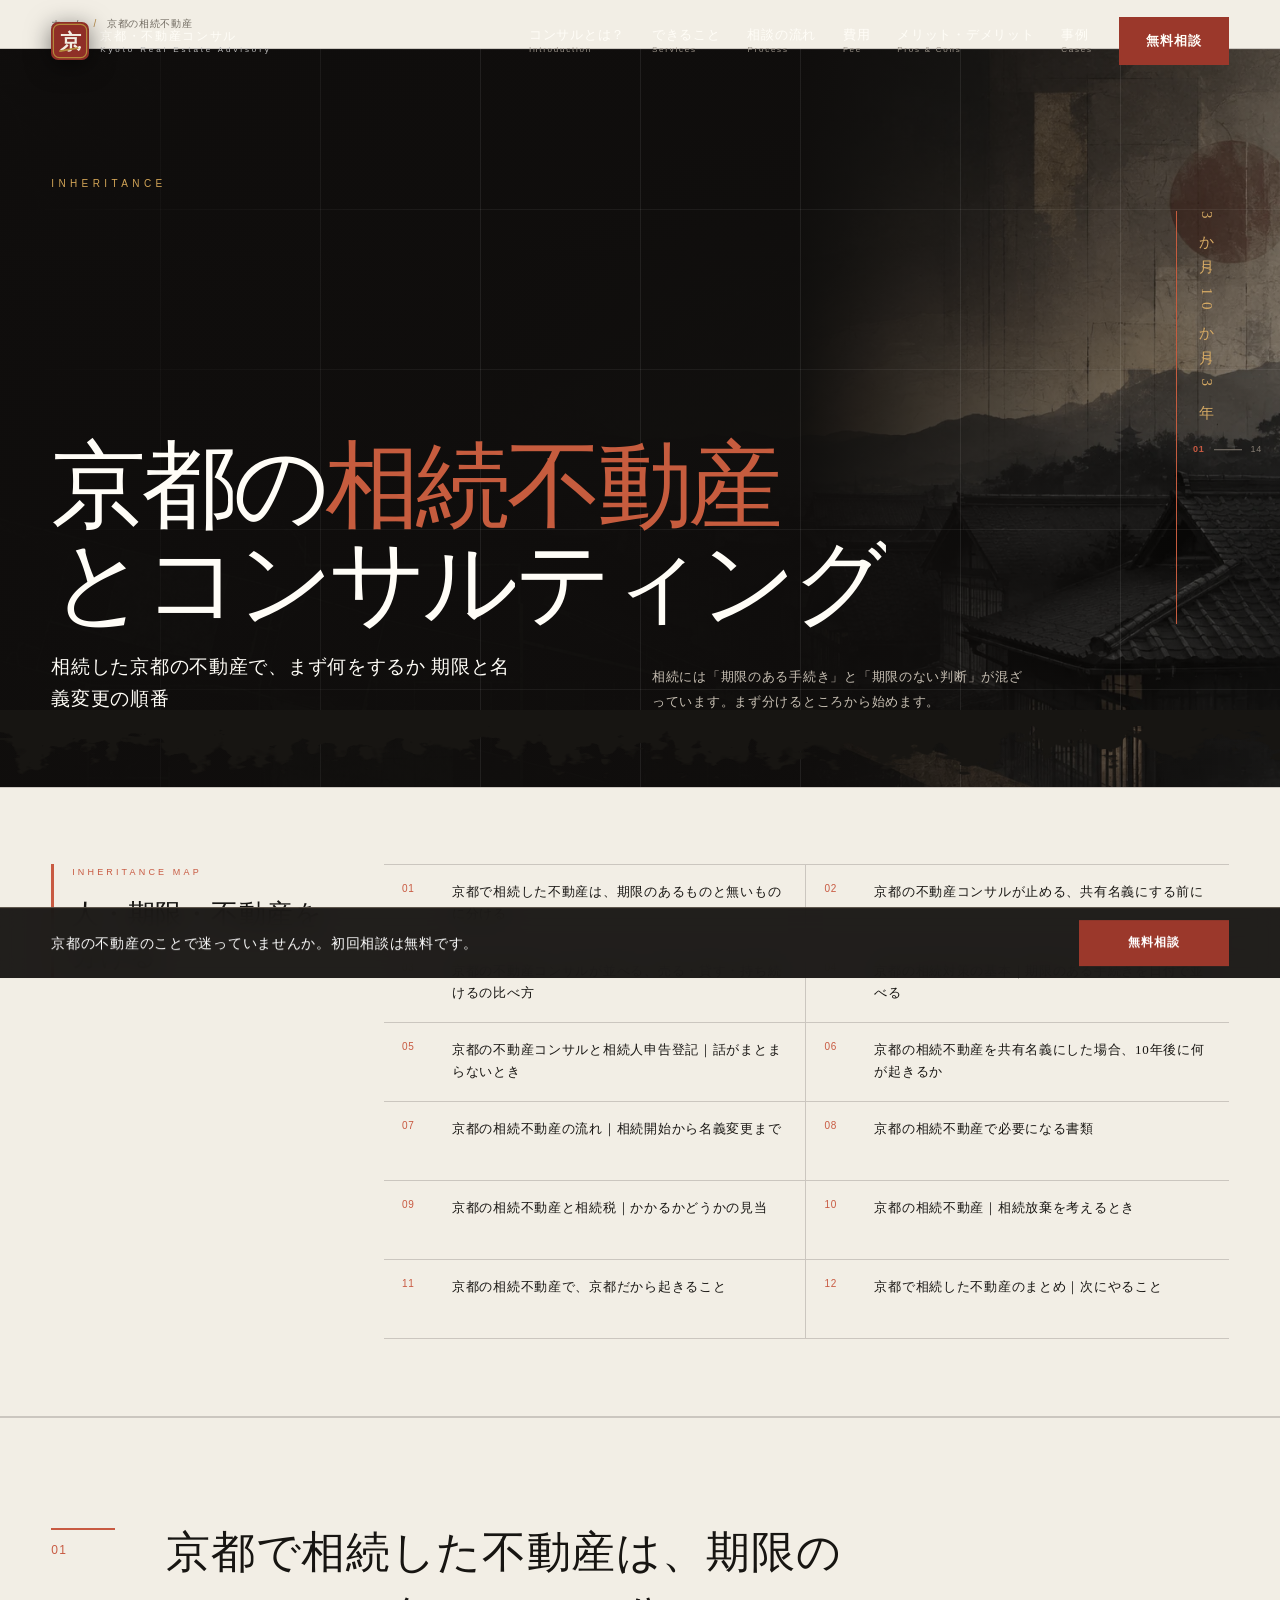
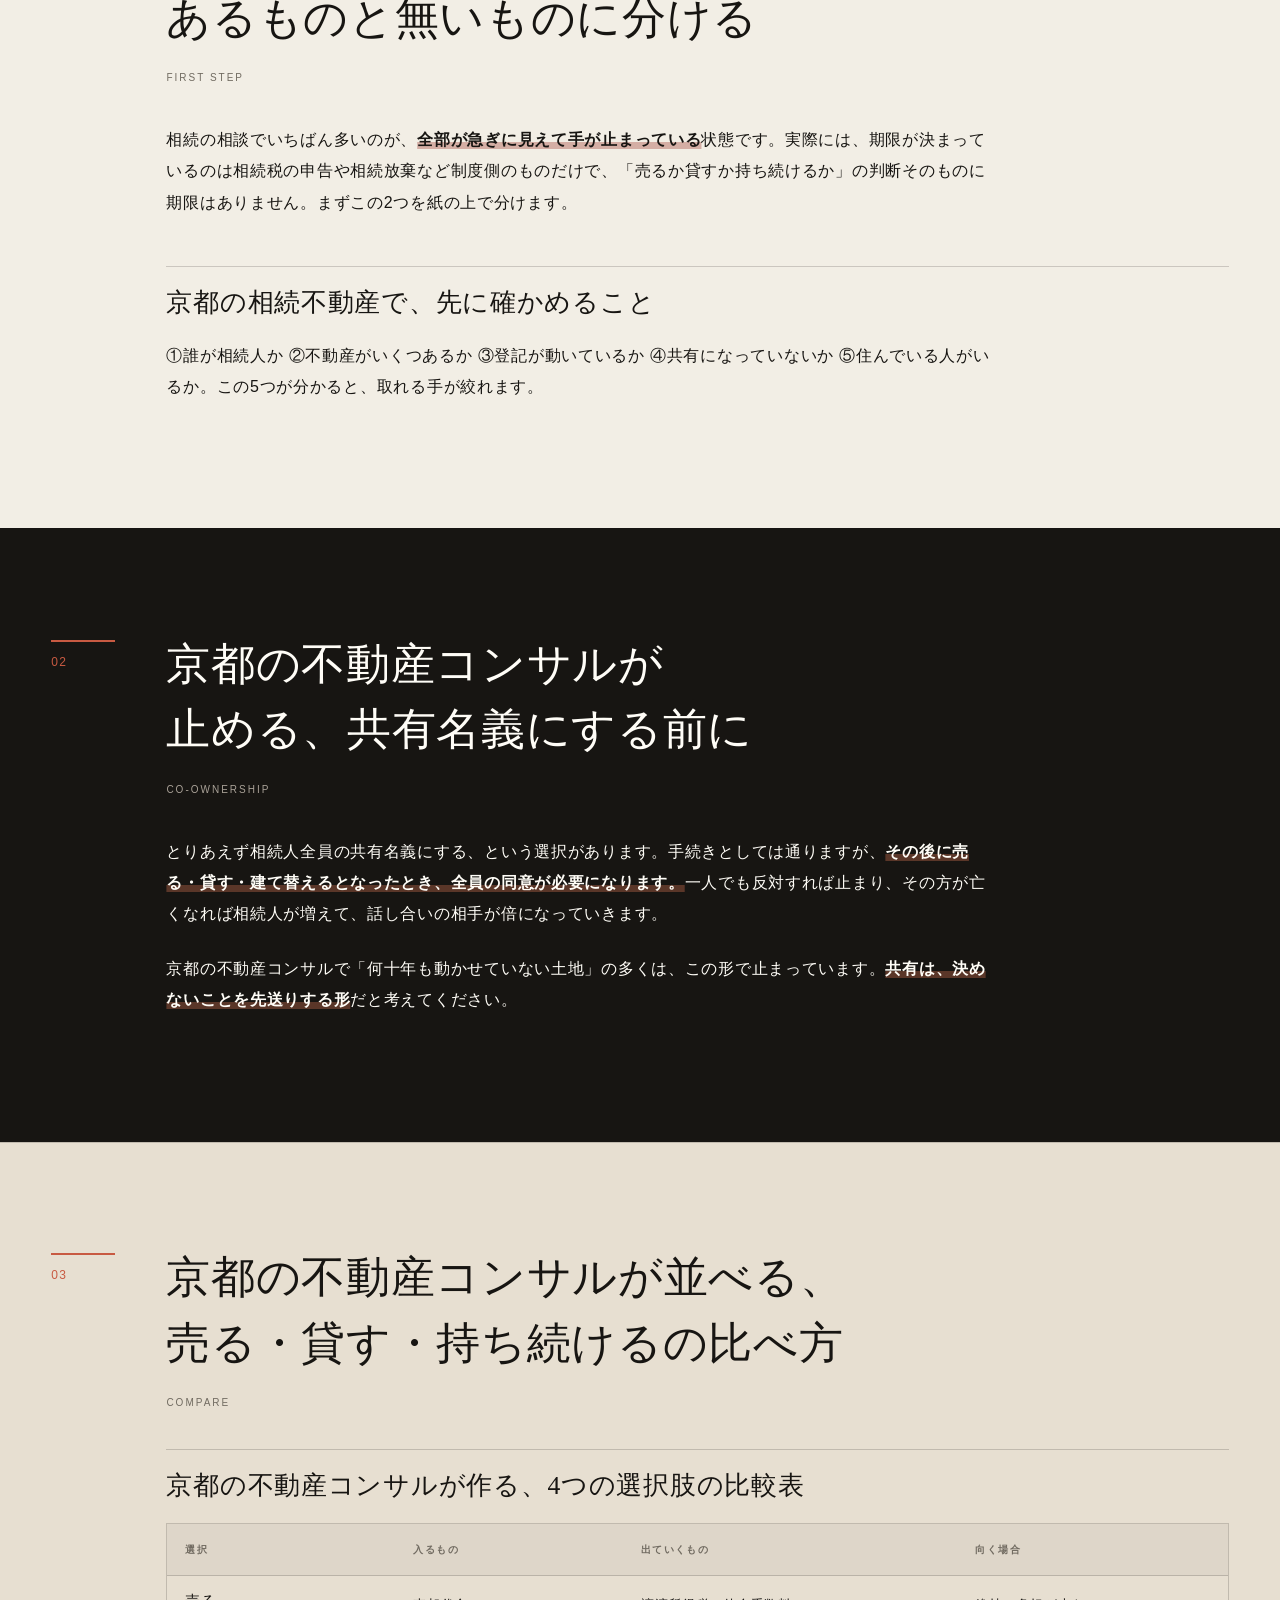
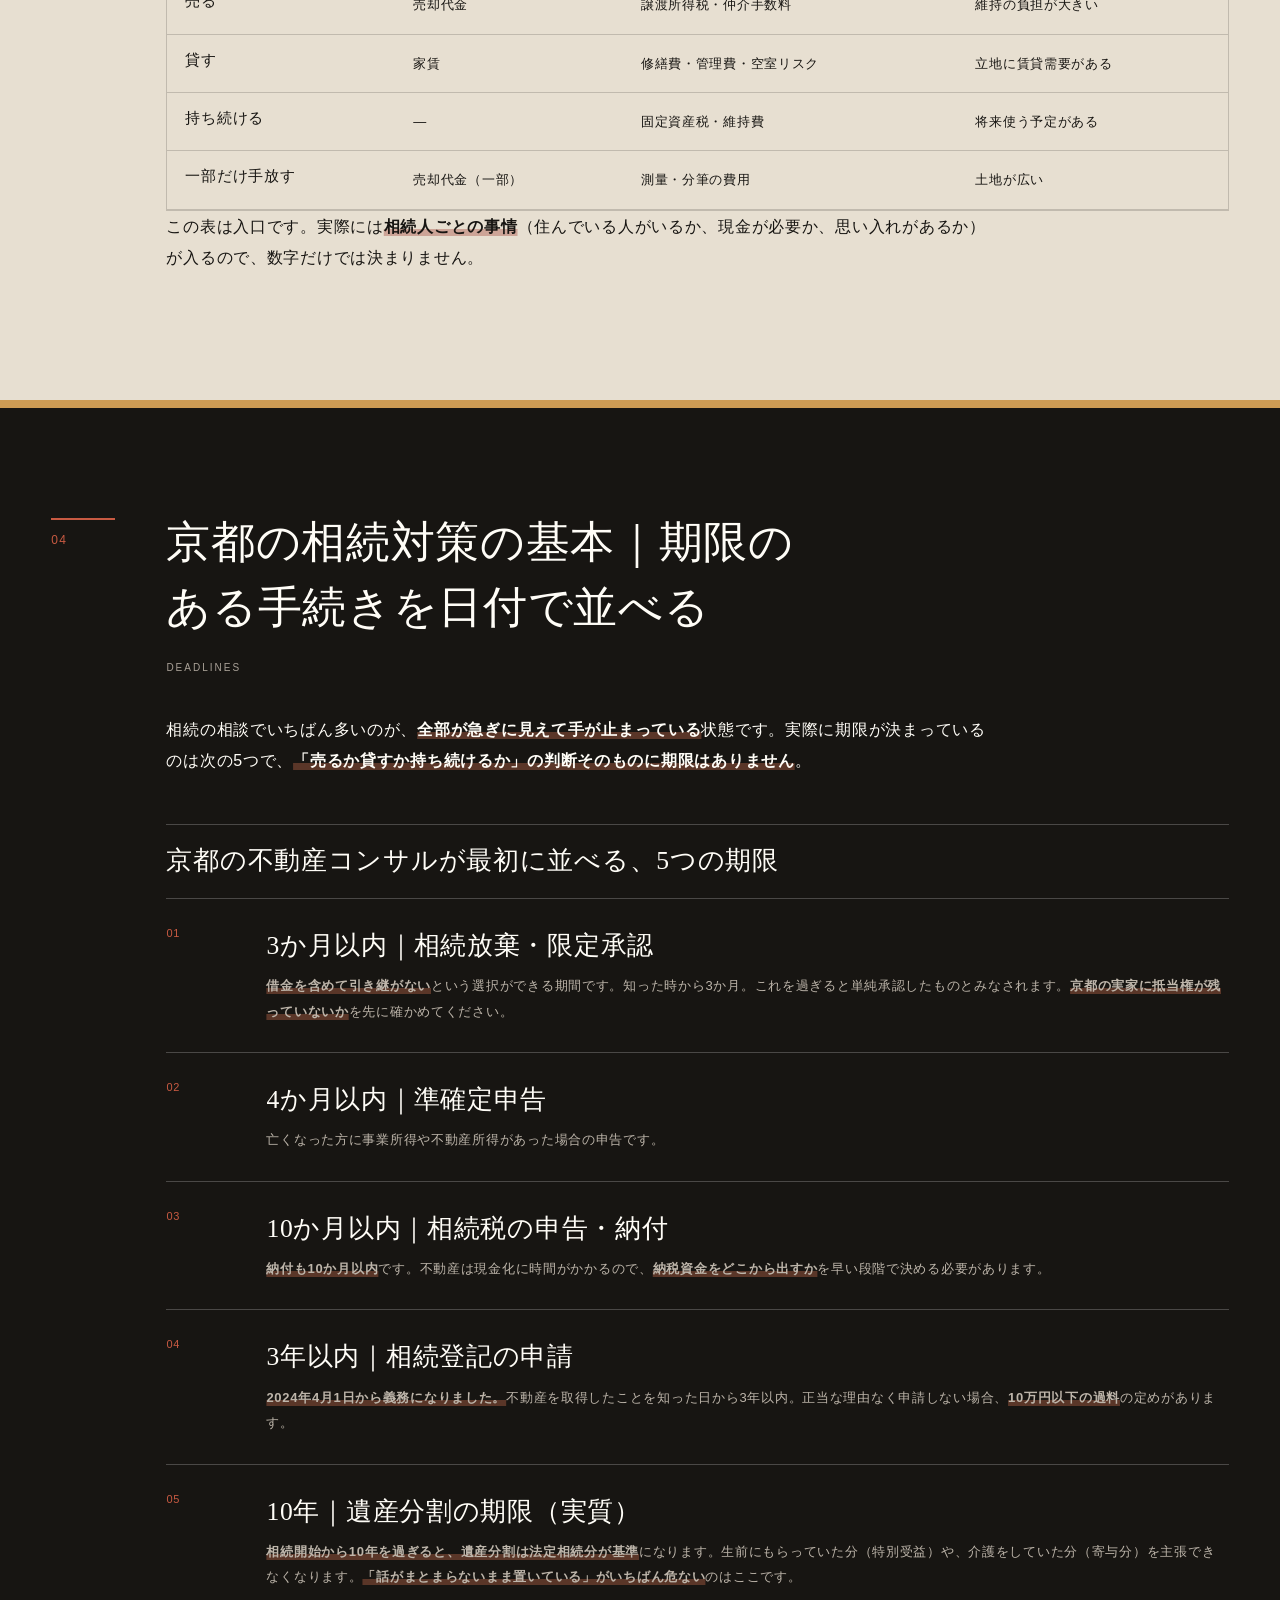
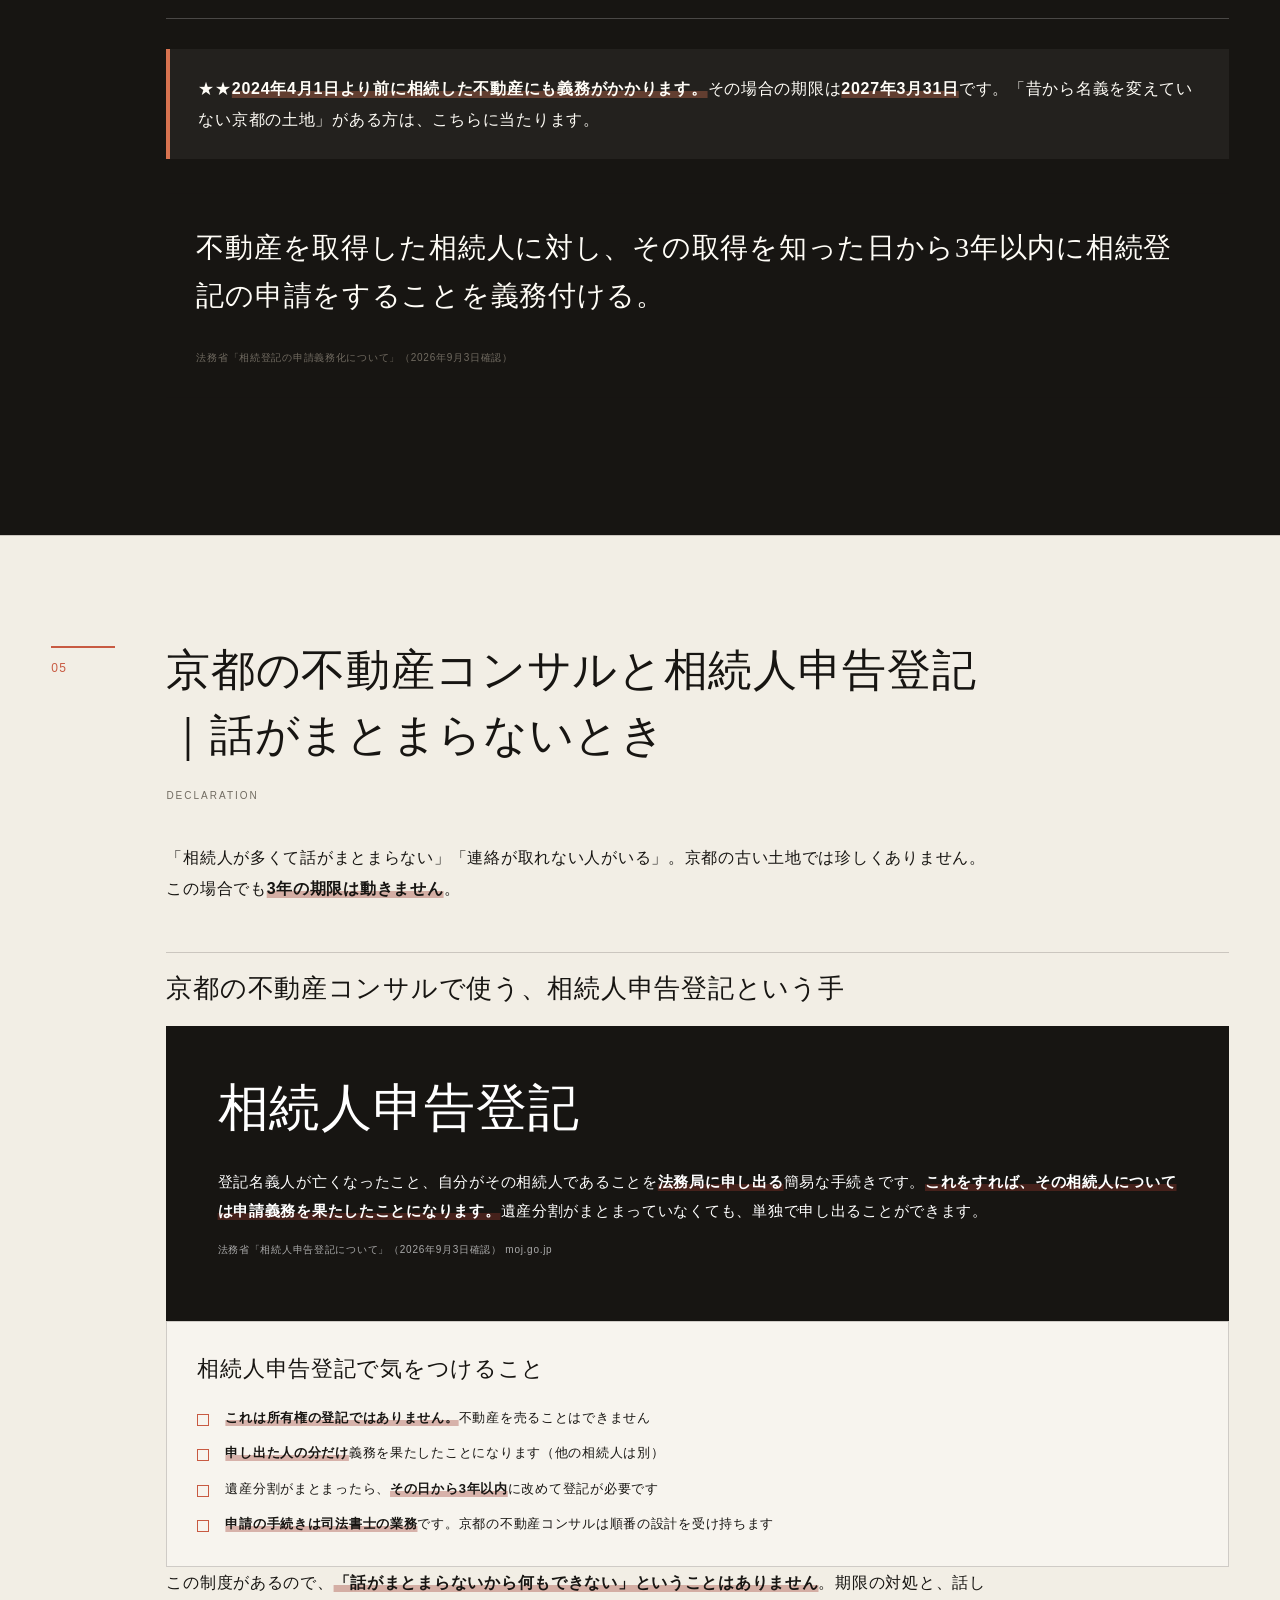
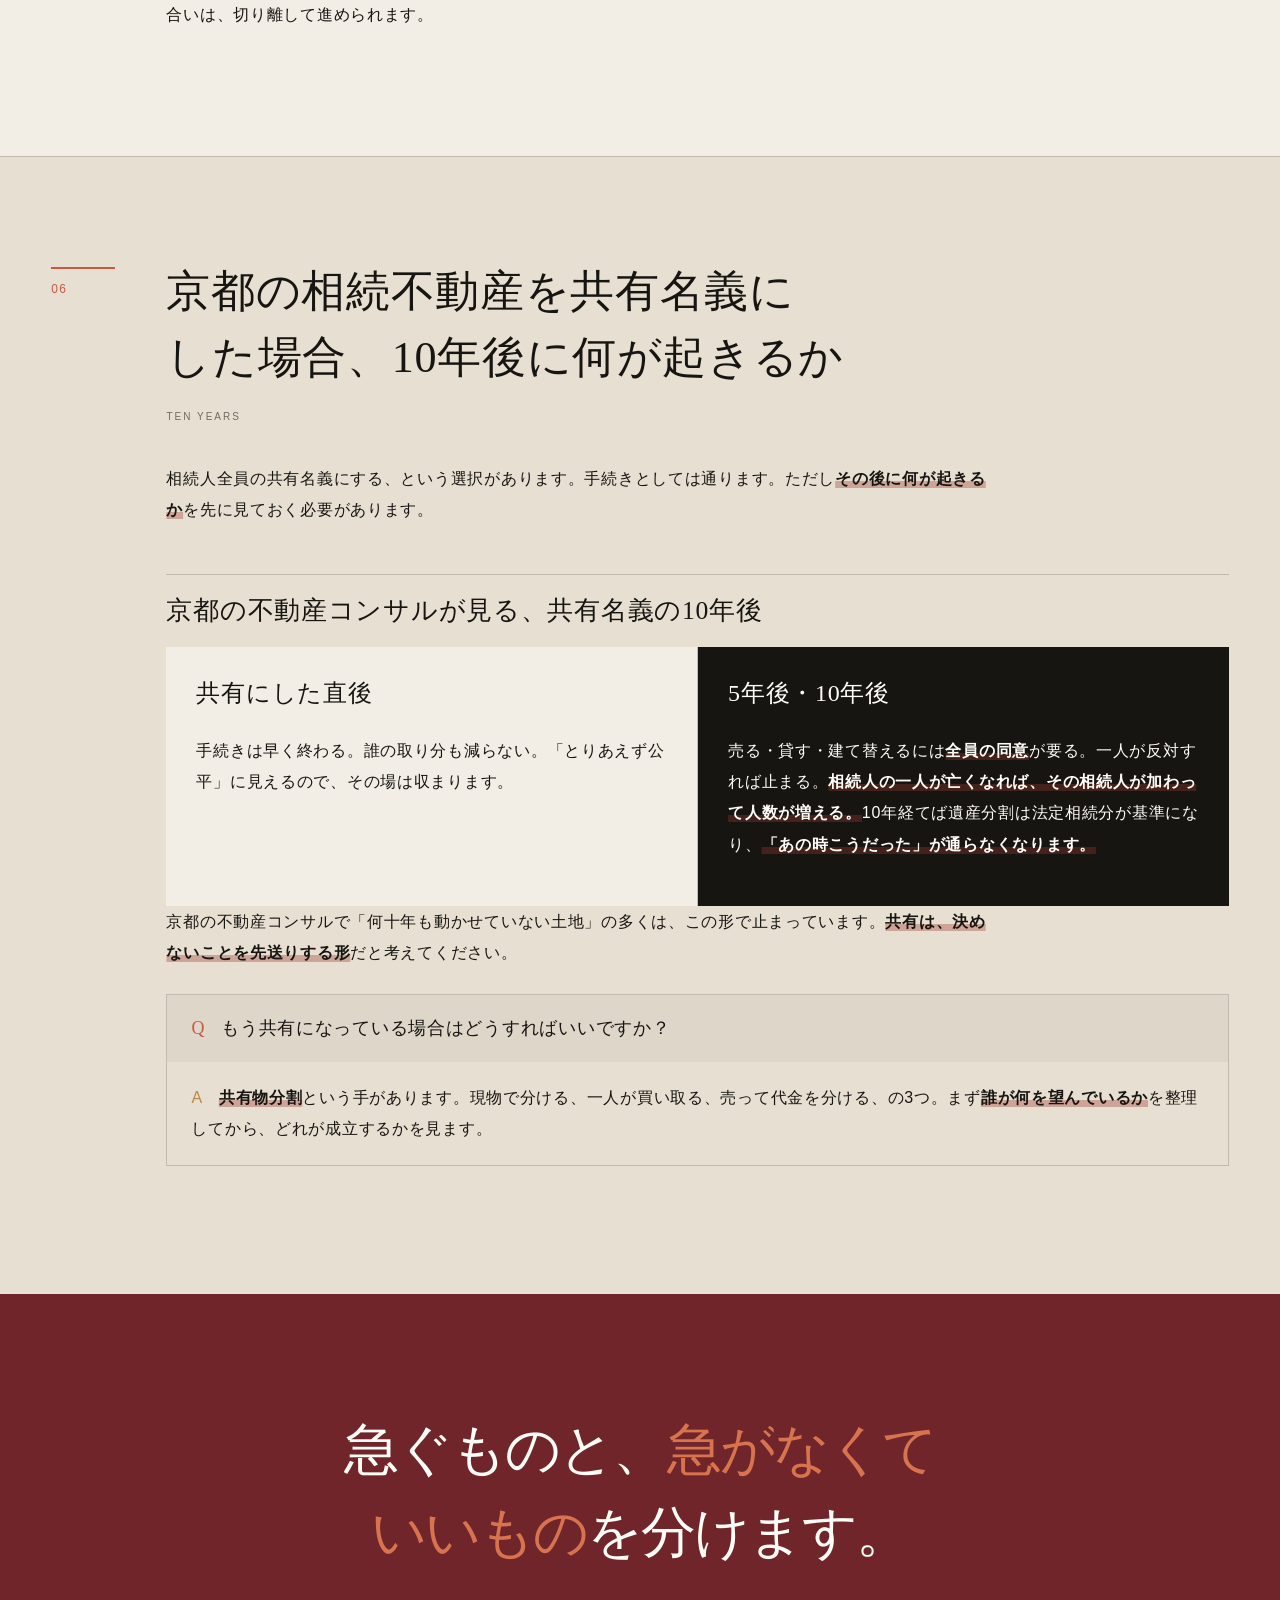
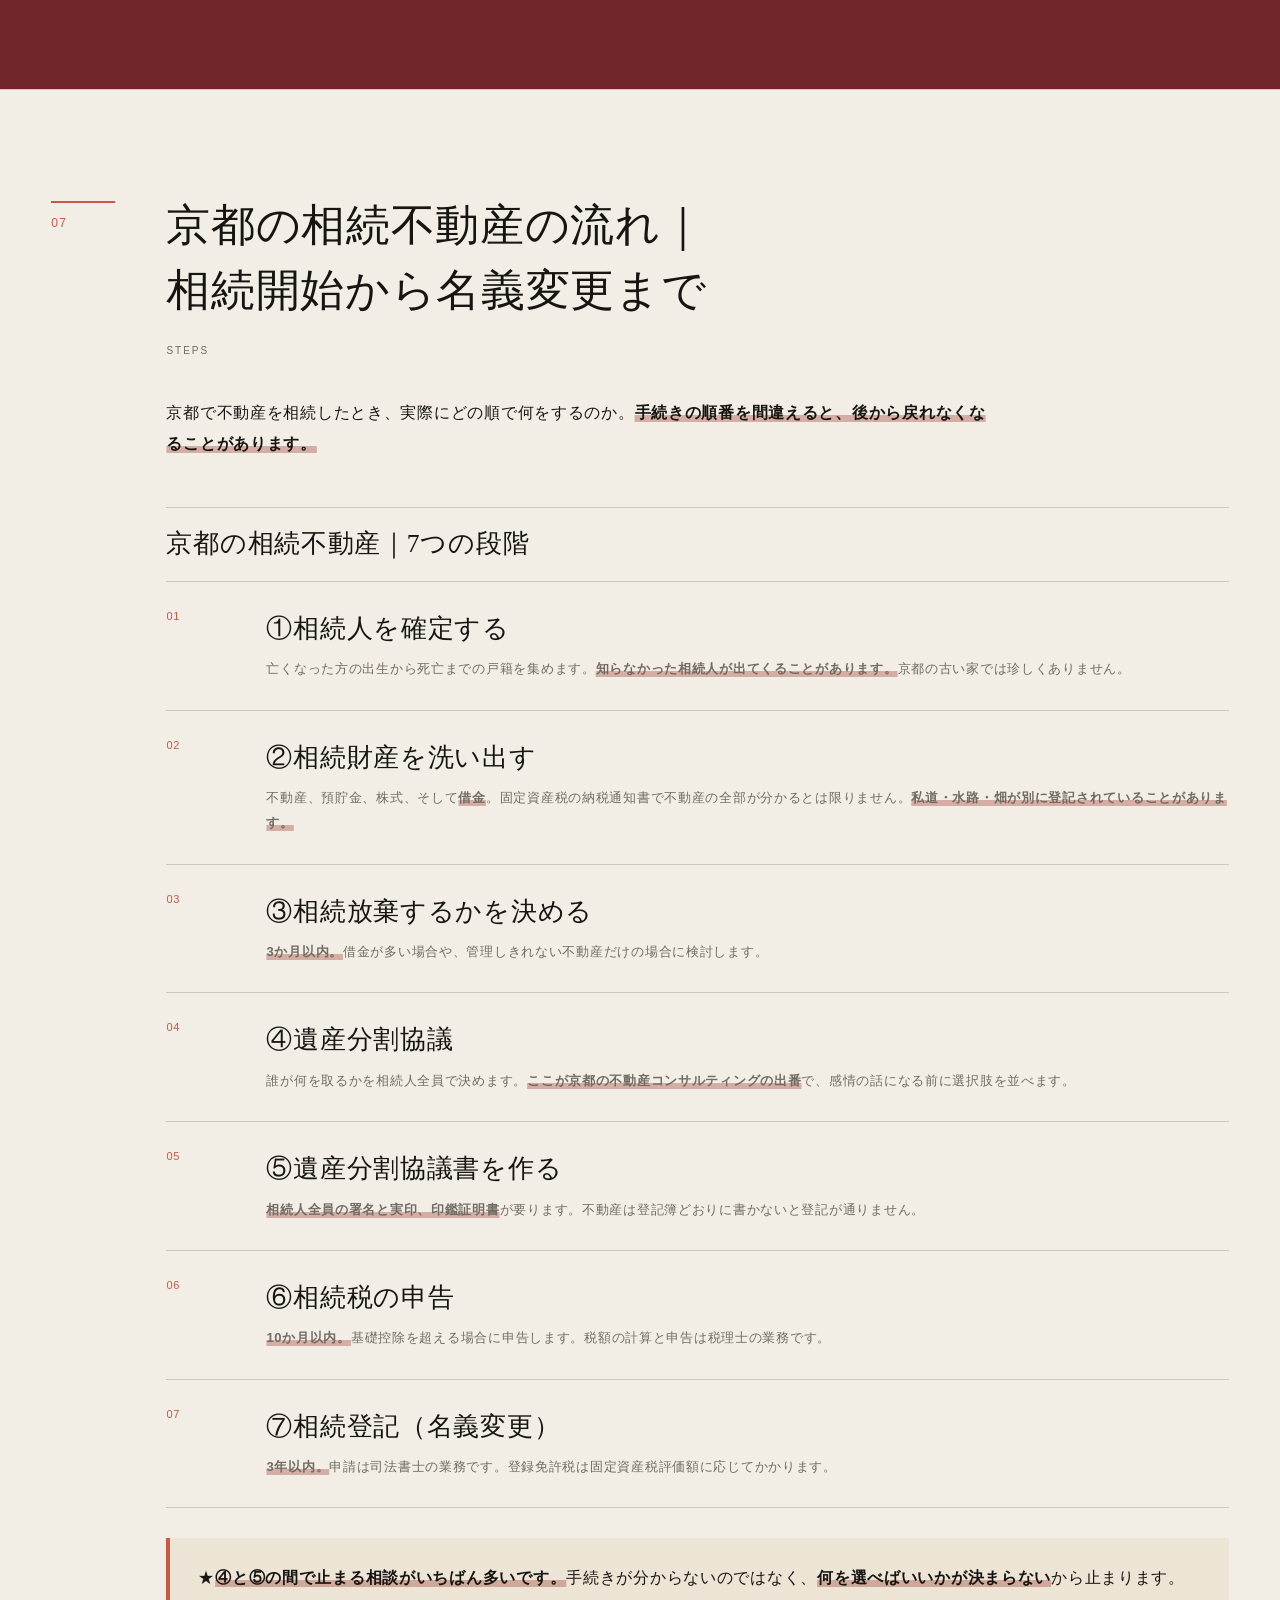
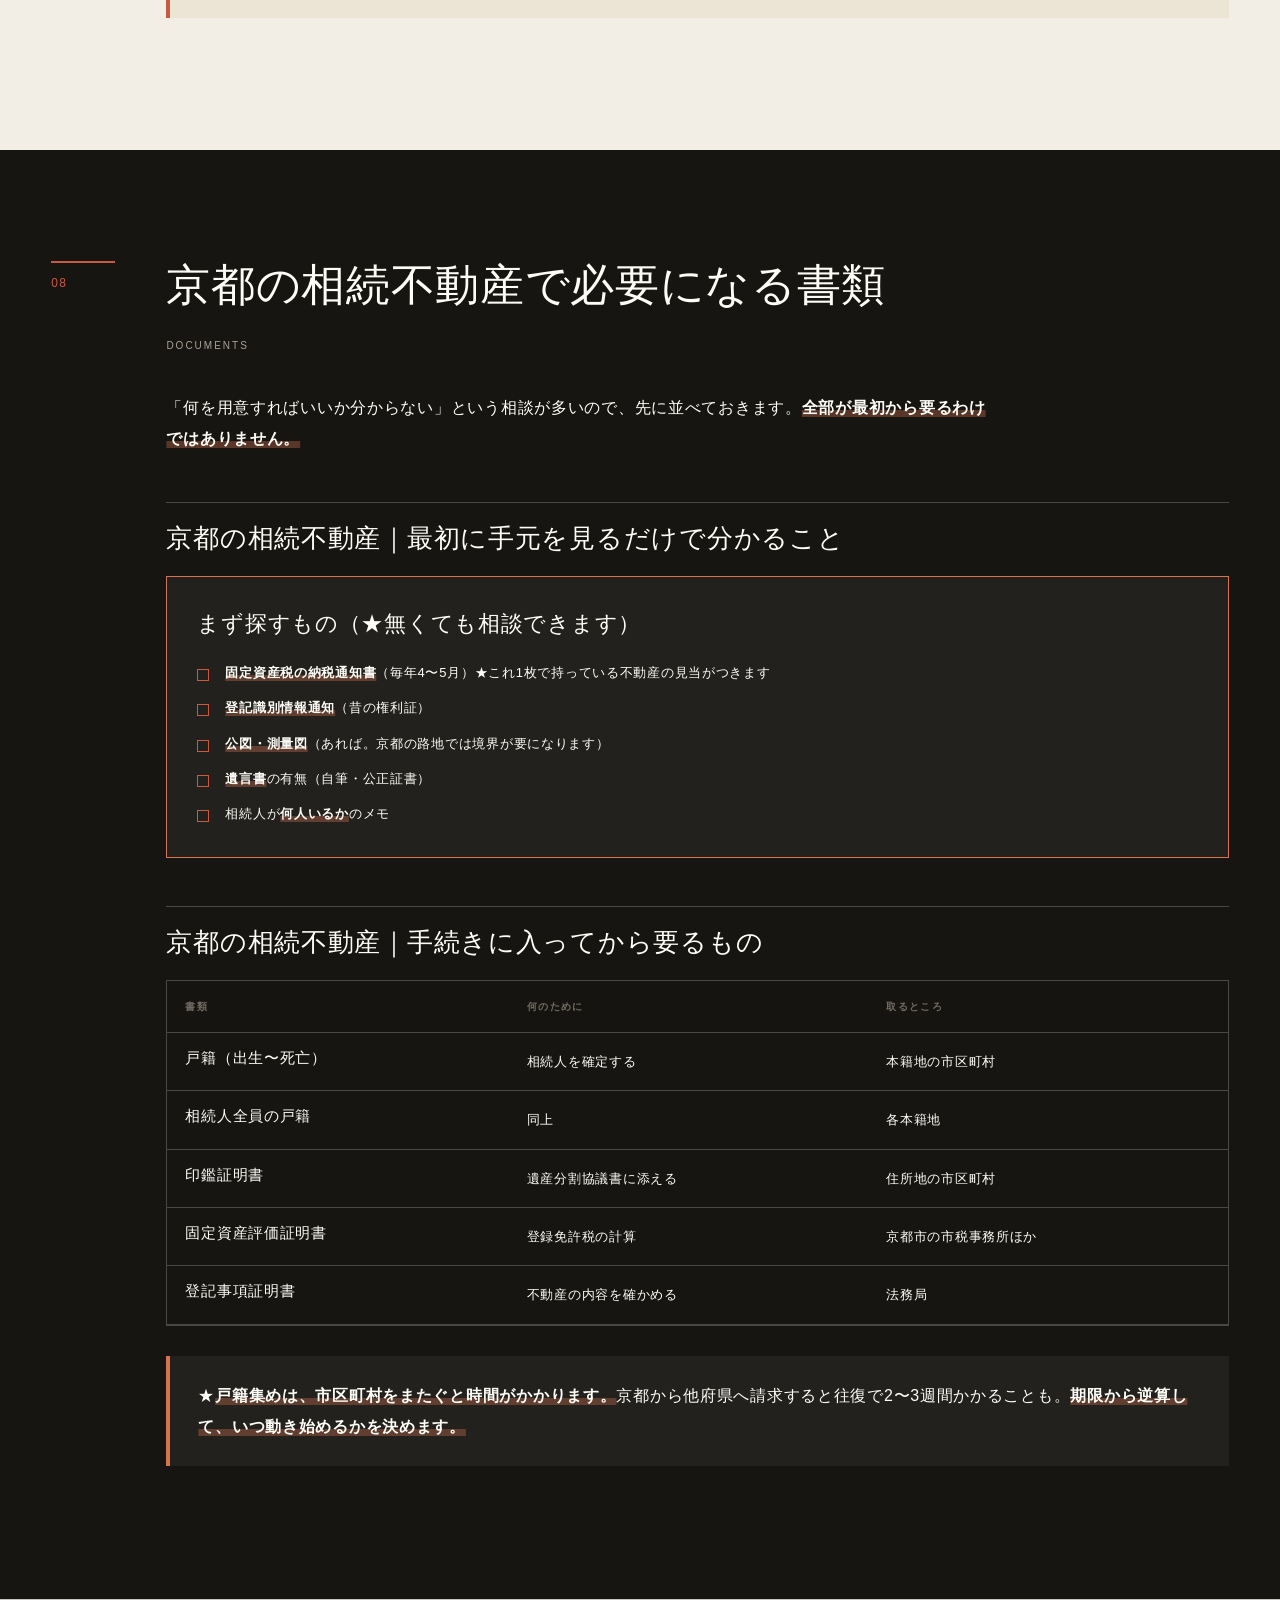
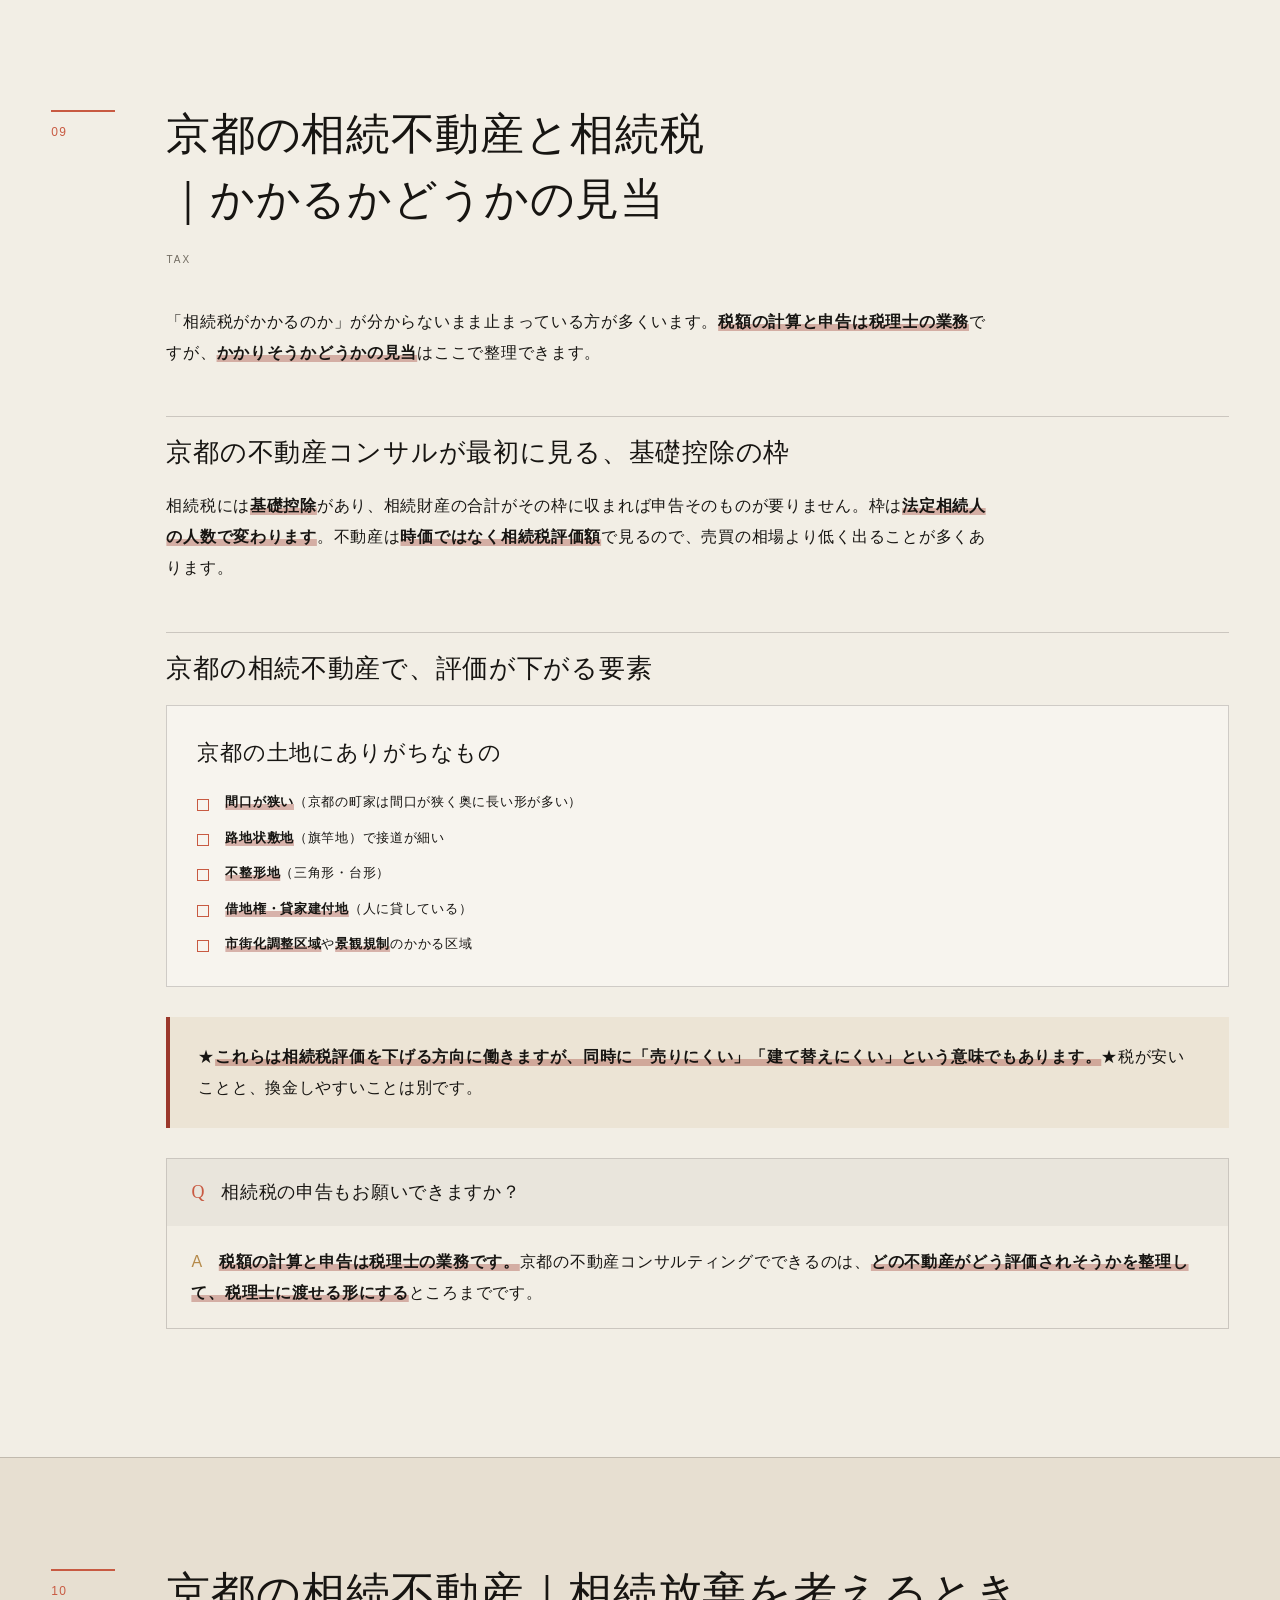
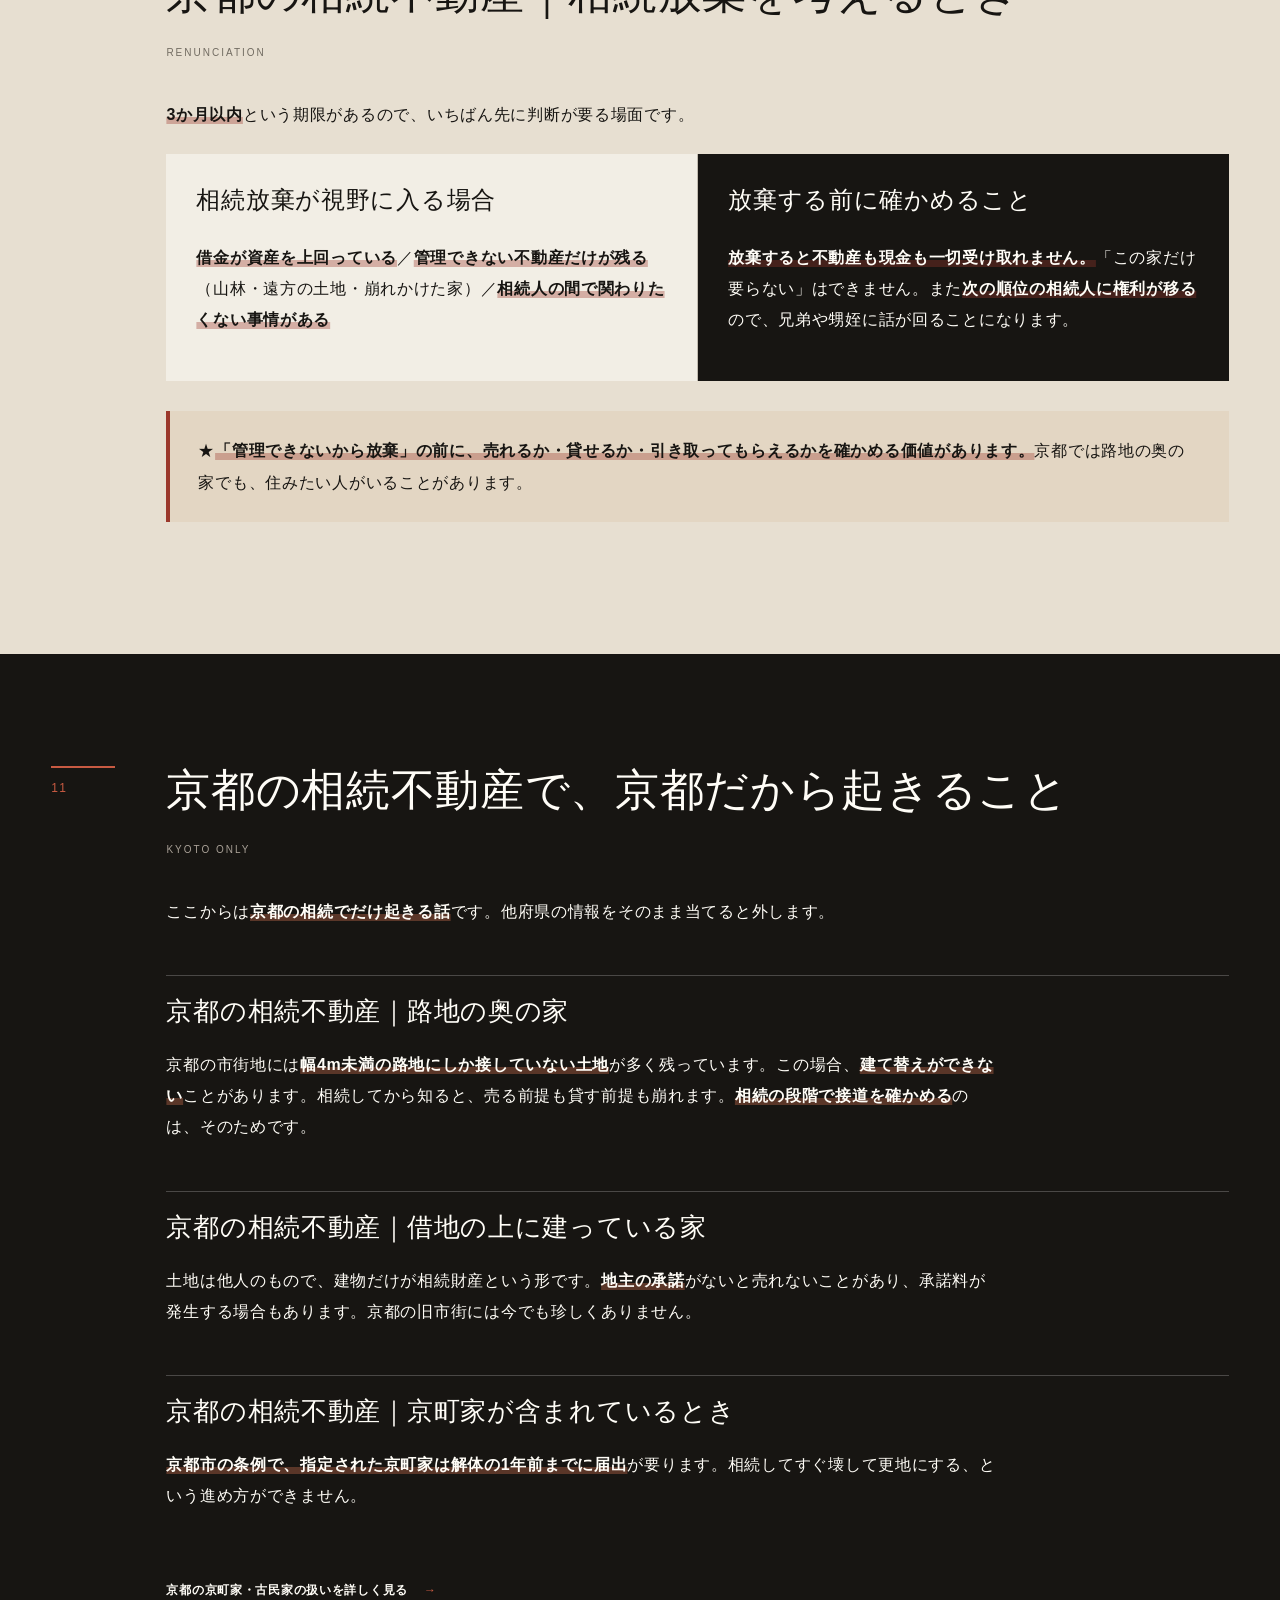
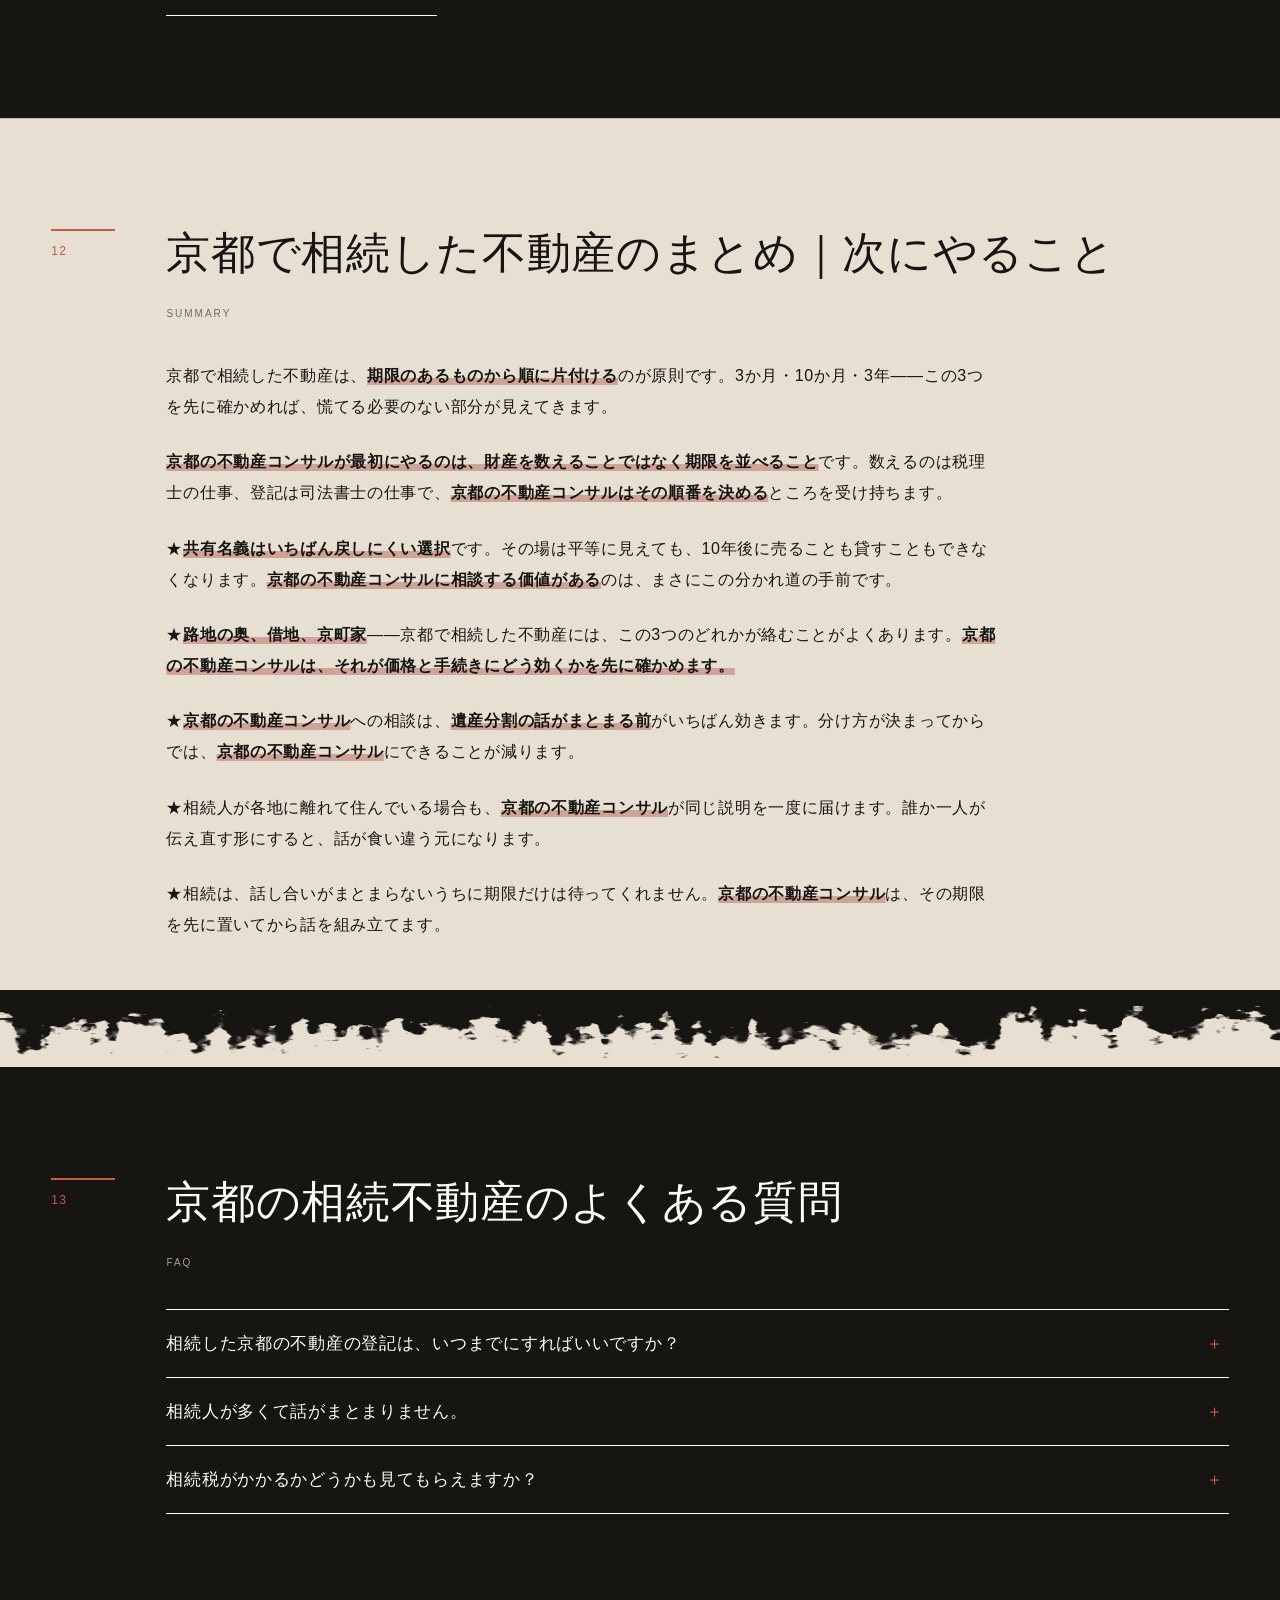
<file: souzoku/index.html>
<!doctype html>
<html lang="ja">
<head>
<meta charset="utf-8">
<meta name="viewport" content="width=device-width, initial-scale=1">
<title>相続した京都の不動産で、まず何をするか 期限と名義変更の順番</title>
<meta name="description" content="京都で相続した実家や土地をどうするか。相続放棄3か月、相続税10か月、相続登記3年と期限は決まっていますが、売るか貸すか持ち続けるかの判断そのものに期限はありません。2024年4月1日より前の相続は2027年3月31日が登記の期限です。相続人申告登記の使い方、共有名義にした場合の10年後まで法務省の資料で並べました。">
<link rel="canonical" href="https://akatsuki-5648.github.io/kyoto-fudosan-consult/souzoku/">
<meta name="robots" content="noindex,nofollow"><!-- ★未公開。公開時に外す -->
<meta property="og:type" content="article">
<meta property="og:title" content="相続した京都の不動産で、まず何をするか 期限と名義変更の順番">
<meta property="og:description" content="京都で相続した実家や土地をどうするか。相続放棄3か月、相続税10か月、相続登記3年と期限は決まっていますが、売るか貸すか持ち続けるかの判断そのものに期限はありません。2024年4月1日より前の相続は2027年3月31日が登記の期限です。相続人申告登記の使い方、共有名義にした場合の10年後まで法務省の資料で並べました。">
<meta property="og:url" content="https://akatsuki-5648.github.io/kyoto-fudosan-consult/souzoku/">
<meta property="og:site_name" content="京都の不動産コンサルティング">
<meta property="og:image" content="https://akatsuki-5648.github.io/kyoto-fudosan-consult/img/og_souzoku-v2.png">
<meta property="og:image:secure_url" content="https://akatsuki-5648.github.io/kyoto-fudosan-consult/img/og_souzoku-v2.png">
<meta property="og:image:type" content="image/png">
<meta property="og:image:width" content="1200">
<meta property="og:image:height" content="630">
<meta property="og:image:alt" content="相続した京都の不動産で、まず何をするか 期限と名義変更の順番｜京都の不動産コンサルティングの案内画像">
<meta property="og:locale" content="ja_JP">
<meta name="twitter:card" content="summary_large_image">
<meta name="twitter:title" content="相続した京都の不動産で、まず何をするか 期限と名義変更の順番">
<meta name="twitter:description" content="京都で相続した実家や土地をどうするか。相続放棄3か月、相続税10か月、相続登記3年と期限は決まっていますが、売るか貸すか持ち続けるかの判断そのものに期限はありません。2024年4月1日より前の相続は2027年3月31日が登記の期限です。相続人申告登記の使い方、共有名義にした場合の10年後まで法務省の資料で並べました。">
<meta name="twitter:image" content="https://akatsuki-5648.github.io/kyoto-fudosan-consult/img/og_souzoku-v2.png">
<meta name="twitter:image:alt" content="相続した京都の不動産で、まず何をするか 期限と名義変更の順番｜京都の不動産コンサルティングの案内画像">
<meta name="format-detection" content="telephone=no">
<meta name="application-name" content="京都・不動産コンサルティング">
<meta name="apple-mobile-web-app-title" content="京都不動産">
<meta name="theme-color" content="#14110e">
<meta name="msapplication-TileColor" content="#8f2f27">
<meta name="msapplication-config" content="../browserconfig.xml">
<link rel="icon" href="../favicon.ico" sizes="any">
<link rel="icon" href="../icons/favicon.svg" type="image/svg+xml">
<link rel="icon" href="../icons/favicon-32x32.png" type="image/png" sizes="32x32">
<link rel="icon" href="../icons/favicon-16x16.png" type="image/png" sizes="16x16">
<link rel="apple-touch-icon" href="../icons/apple-touch-icon.png" sizes="180x180">
<link rel="mask-icon" href="../icons/safari-pinned-tab.svg" color="#8f2f27">
<link rel="manifest" href="../site.webmanifest">
<link rel="preload" as="image" href="../img/kyoto-consult-hero-v1.webp" fetchpriority="high">
<link rel="stylesheet" href="../css/base.css?v=a2ab643b3f">
<link rel="stylesheet" href="../css/layouts.css?v=2575b79964">
<link rel="stylesheet" href="../css/pages.css?v=bf270d7a61">
<link rel="stylesheet" href="../css/polish.css?v=f5eed3057f">
<script type="application/ld+json">{"@context":"https://schema.org","@graph":[{"@type":"WebSite","@id":"https://akatsuki-5648.github.io/kyoto-fudosan-consult/#website","url":"https://akatsuki-5648.github.io/kyoto-fudosan-consult/","name":"京都の不動産コンサルティング","inLanguage":"ja","thumbnailUrl":"https://akatsuki-5648.github.io/kyoto-fudosan-consult/img/og_top-v2.png"},{"@type":"ProfessionalService","@id":"https://akatsuki-5648.github.io/kyoto-fudosan-consult/#biz","name":"京都の不動産コンサルティング","url":"https://akatsuki-5648.github.io/kyoto-fudosan-consult/","logo":"https://akatsuki-5648.github.io/kyoto-fudosan-consult/icons/icon-512.png","image":"https://akatsuki-5648.github.io/kyoto-fudosan-consult/img/og_top-v2.png","areaServed":{"@type":"AdministrativeArea","name":"京都府"},"knowsAbout":["不動産コンサルティング","相続","空き家","京町家","不動産の売却","土地活用","不動産の税金"],"description":"京都の不動産について、売る・貸す・活かす・遺すの前に、利害のない立場で選択肢を整理する不動産コンサルティング。"},{"@type":"BreadcrumbList","@id":"https://akatsuki-5648.github.io/kyoto-fudosan-consult/souzoku/#crumb","itemListElement":[{"@type":"ListItem","position":1,"name":"ホーム","item":"https://akatsuki-5648.github.io/kyoto-fudosan-consult/"},{"@type":"ListItem","position":2,"name":"京都の相続不動産","item":"https://akatsuki-5648.github.io/kyoto-fudosan-consult/souzoku/"}]},{"@type":"Article","@id":"https://akatsuki-5648.github.io/kyoto-fudosan-consult/souzoku/#page","url":"https://akatsuki-5648.github.io/kyoto-fudosan-consult/souzoku/","headline":"相続した京都の不動産で、まず何をするか 期限と名義変更の順番","description":"京都で相続した実家や土地をどうするか。相続放棄3か月、相続税10か月、相続登記3年と期限は決まっていますが、売るか貸すか持ち続けるかの判断そのものに期限はありません。2024年4月1日より前の相続は2027年3月31日が登記の期限です。相続人申告登記の使い方、共有名義にした場合の10年後まで法務省の資料で並べました。","inLanguage":"ja","image":"https://akatsuki-5648.github.io/kyoto-fudosan-consult/img/og_souzoku-v2.png","isPartOf":{"@id":"https://akatsuki-5648.github.io/kyoto-fudosan-consult/#website"},"breadcrumb":{"@id":"https://akatsuki-5648.github.io/kyoto-fudosan-consult/souzoku/#crumb"},"about":{"@id":"https://akatsuki-5648.github.io/kyoto-fudosan-consult/#biz"}}]}</script>

</head>
<body class="kfc-page kfc-page--souzoku" data-page="souzoku">
<a class="kfc-skip" href="#kfc-main">本文へ移動</a>
<div class="kfc-progress" aria-hidden="true"><i id="kfc-progress-bar"></i></div>
<div class="kfc-pre" id="kfc-pre" aria-hidden="true">
  <div class="kfc-pre__in">
    <p class="kfc-pre__t">京都 <i>&times;</i> 不動産 <i>&times;</i> コンサルティング</p>
    <p class="kfc-pre__s">KYOTO REAL ESTATE CONSULTING</p>
  </div>
  <p class="kfc-pre__n"><b id="kfc-pre-n">0</b>%</p>
  <div class="kfc-pre__bar"><i id="kfc-pre-bar"></i></div>
</div>
<header class="kfc-gnav" id="kfc-gnav">
  <div class="kfc-wrap kfc-gnav__in">
    <a class="kfc-gnav__brand" href="../"><img src="../icons/favicon.svg" alt="" width="36" height="36"><span class="kfc-gnav__brand-copy"><b>京都・不動産コンサル</b><span>Kyoto Real Estate Advisory</span></span></a>
    <button class="kfc-burger" id="kfc-burger" aria-label="メニュー" aria-expanded="false"><span></span><span></span><span></span></button>
    <nav class="kfc-gnav__menu" aria-label="主要ナビゲーション">
    <ul class="kfc-gnav__list" id="kfc-gnav-list">
      <li><a class="kfc-gnav__a" href="../">コンサルとは？<small>Introduction</small></a></li>
      <li><a class="kfc-gnav__a" href="../can/">できること<small>Services</small></a>
        <ul class="kfc-gnav__child">
          <li><a href="../souzoku/">京都の相続不動産</a></li>
          <li><a href="../akiya/">京都の空き家</a></li>
          <li><a href="../baikyaku/">京都の不動産の売却・買取</a></li>
          <li><a href="../katsuyou/">京都の土地・建物の活用</a></li>
          <li><a href="../machiya/">京都の京町家・古民家</a></li>
          <li><a href="../tax/">京都の不動産の税金・名義変更</a></li>
        </ul></li>
      <li><a class="kfc-gnav__a" href="../flow/">相談の流れ<small>Process</small></a></li>
      <li><a class="kfc-gnav__a" href="../fee/">費用<small>Fee</small></a></li>
      <li><a class="kfc-gnav__a" href="../merit/">メリット・デメリット<small>Pros & Cons</small></a></li>
      <li><a class="kfc-gnav__a" href="../case/">事例<small>Cases</small></a></li>
      <li class="kfc-gnav__mobile-cta"><a href="../contact/">初回無料相談<small>CONTACT</small></a></li>
    </ul>
    </nav>
    <a class="kfc-gnav__cta" href="../contact/">無料相談</a>
  </div>
</header>
<main id="kfc-main">
<nav class="kfc-crumb" aria-label="パンくず">
  <div class="kfc-wrap">
  <ol>
    <li><a href="/">ホーム</a></li>
    <li aria-current="page">京都の相続不動産</li>
  </ol>
  </div>
</nav>

<section class="kfc-phero">
  <div class="kfc-phero__bg"></div>
  <div class="kfc-phero__plan" aria-hidden="true"></div>
  <div class="kfc-wrap">
    <p class="kfc-hero__eyebrow">INHERITANCE</p>
    <p class="kfc-phero__name"><span class="kfc-phero__line">京都の<i>相続不動産</i></span><br><span class="kfc-phero__line">とコンサルティング</span></p>
    <h1 class="kfc-phero__h">相続した京都の不動産で、まず何をするか 期限と名義変更の順番</h1>
    <p class="kfc-phero__d">相続には「期限のある手続き」と「期限のない判断」が混ざっています。まず分けるところから始めます。</p>
  </div>
</section>
<div class="kfc-cut kfc-cut--sumi kfc-cut--ink" aria-hidden="true"></div>

<nav class="kfc-chapters kfc-chapters--deadline" aria-label="このページの章">
  <div class="kfc-wrap kfc-chapters__in">
    <div class="kfc-chapters__head">
      <p class="kfc-chapters__label">INHERITANCE MAP</p>
      <p class="kfc-chapters__purpose">人・期限・不動産を分ける</p>
    </div>
    <ol class="kfc-chapters__list">
      <li><a href="#first"><b>01</b><span>京都で相続した不動産は、期限のあるものと無いものに分ける</span></a></li>
      <li><a href="#kyoyu"><b>02</b><span>京都の不動産コンサルが止める、共有名義にする前に</span></a></li>
      <li><a href="#compare"><b>03</b><span>京都の不動産コンサルが並べる、売る・貸す・持ち続けるの比べ方</span></a></li>
      <li><a href="#deadline"><b>04</b><span>京都の相続対策の基本｜期限のある手続きを日付で並べる</span></a></li>
      <li><a href="#declaration"><b>05</b><span>京都の不動産コンサルと相続人申告登記｜話がまとまらないとき</span></a></li>
      <li><a href="#kyoyu10"><b>06</b><span>京都の相続不動産を共有名義にした場合、10年後に何が起きるか</span></a></li>
      <li><a href="#steps"><b>07</b><span>京都の相続不動産の流れ｜相続開始から名義変更まで</span></a></li>
      <li><a href="#documents"><b>08</b><span>京都の相続不動産で必要になる書類</span></a></li>
      <li><a href="#tax"><b>09</b><span>京都の相続不動産と相続税｜かかるかどうかの見当</span></a></li>
      <li><a href="#renunciation"><b>10</b><span>京都の相続不動産｜相続放棄を考えるとき</span></a></li>
      <li><a href="#kyotoonly"><b>11</b><span>京都の相続不動産で、京都だから起きること</span></a></li>
      <li><a href="#summary"><b>12</b><span>京都で相続した不動産のまとめ｜次にやること</span></a></li>
    </ol>
  </div>
</nav>
<div class="kfc-layout kfc-layout--deadline" data-layout="deadline">

<section class="kfc-sec " id="first" data-section-key="first" data-kfc-section>
  <div class="kfc-wrap">
    <p class="kfc-sec__no">01</p>
    <h2 class="kfc-sec__h">京都で相続した不動産は、期限のあるものと無いものに分ける</h2>
    <p class="kfc-sec__en">First step</p>
    <div class="kfc-read">
      <p>相続の相談でいちばん多いのが、<b>全部が急ぎに見えて手が止まっている</b>状態です。実際には、期限が決まっているのは相続税の申告や相続放棄など制度側のものだけで、「売るか貸すか持ち続けるか」の判断そのものに期限はありません。まずこの2つを紙の上で分けます。</p>
      <h3 class="kfc-sub">京都の相続不動産で、先に確かめること</h3>
      <p>①誰が相続人か ②不動産がいくつあるか ③登記が動いているか ④共有になっていないか ⑤住んでいる人がいるか。この5つが分かると、取れる手が絞れます。</p>
    </div>
  </div>
</section>

<section class="kfc-sec kfc-sec--dark" id="kyoyu" data-section-key="kyoyu" data-kfc-section>
  <div class="kfc-wrap">
    <p class="kfc-sec__no">02</p>
    <h2 class="kfc-sec__h">京都の不動産コンサルが止める、共有名義にする前に</h2>
    <p class="kfc-sec__en">Co-ownership</p>
    <div class="kfc-read">
      <p>とりあえず相続人全員の共有名義にする、という選択があります。手続きとしては通りますが、<b>その後に売る・貸す・建て替えるとなったとき、全員の同意が必要になります。</b>一人でも反対すれば止まり、その方が亡くなれば相続人が増えて、話し合いの相手が倍になっていきます。</p>
      <p>京都の不動産コンサルで「何十年も動かせていない土地」の多くは、この形で止まっています。<b>共有は、決めないことを先送りする形</b>だと考えてください。</p>
    </div>
  </div>
</section>

<section class="kfc-sec kfc-sec--tint" id="compare" data-section-key="compare" data-kfc-section>
  <div class="kfc-wrap">
    <p class="kfc-sec__no">03</p>
    <h2 class="kfc-sec__h">京都の不動産コンサルが並べる、売る・貸す・持ち続けるの比べ方</h2>
    <p class="kfc-sec__en">Compare</p>
    <div class="kfc-read">
      <h3 class="kfc-sub">京都の不動産コンサルが作る、4つの選択肢の比較表</h3>
      <div class="kfc-table">
        <table>
          <thead><tr><th>選択</th><th>入るもの</th><th>出ていくもの</th><th>向く場合</th></tr></thead>
          <tbody>
            <tr><th>売る</th><td>売却代金</td><td>譲渡所得税・仲介手数料</td><td>維持の負担が大きい</td></tr>
            <tr><th>貸す</th><td>家賃</td><td>修繕費・管理費・空室リスク</td><td>立地に賃貸需要がある</td></tr>
            <tr><th>持ち続ける</th><td>—</td><td>固定資産税・維持費</td><td>将来使う予定がある</td></tr>
            <tr><th>一部だけ手放す</th><td>売却代金（一部）</td><td>測量・分筆の費用</td><td>土地が広い</td></tr>
          </tbody>
        </table>
      </div>
      <p>この表は入口です。実際には<b>相続人ごとの事情</b>（住んでいる人がいるか、現金が必要か、思い入れがあるか）が入るので、数字だけでは決まりません。</p>
    </div>
  </div>
</section>

<section class="kfc-sec kfc-sec--dark" id="deadline" data-section-key="deadline" data-kfc-section>
  <div class="kfc-wrap">
    <p class="kfc-sec__no">04</p>
    <h2 class="kfc-sec__h">京都の相続対策の基本｜期限のある手続きを日付で並べる</h2>
    <p class="kfc-sec__en">Deadlines</p>
    <div class="kfc-read">
      <p>相続の相談でいちばん多いのが、<b>全部が急ぎに見えて手が止まっている</b>状態です。実際に期限が決まっているのは次の5つで、<b>「売るか貸すか持ち続けるか」の判断そのものに期限はありません</b>。</p>
      <h3 class="kfc-sub">京都の不動産コンサルが最初に並べる、5つの期限</h3>
    <ol class="kfc-step">
      <li class="kfc-step__i"><p class="kfc-step__n">01</p><div><p class="kfc-step__t">3か月以内｜相続放棄・限定承認</p><p class="kfc-step__d"><b>借金を含めて引き継がない</b>という選択ができる期間です。知った時から3か月。これを過ぎると単純承認したものとみなされます。<b>京都の実家に抵当権が残っていないか</b>を先に確かめてください。</p></div></li>
      <li class="kfc-step__i"><p class="kfc-step__n">02</p><div><p class="kfc-step__t">4か月以内｜準確定申告</p><p class="kfc-step__d">亡くなった方に事業所得や不動産所得があった場合の申告です。</p></div></li>
      <li class="kfc-step__i"><p class="kfc-step__n">03</p><div><p class="kfc-step__t">10か月以内｜相続税の申告・納付</p><p class="kfc-step__d"><b>納付も10か月以内</b>です。不動産は現金化に時間がかかるので、<b>納税資金をどこから出すか</b>を早い段階で決める必要があります。</p></div></li>
      <li class="kfc-step__i"><p class="kfc-step__n">04</p><div><p class="kfc-step__t">3年以内｜相続登記の申請</p><p class="kfc-step__d"><b>2024年4月1日から義務になりました。</b>不動産を取得したことを知った日から3年以内。正当な理由なく申請しない場合、<b>10万円以下の過料</b>の定めがあります。</p></div></li>
      <li class="kfc-step__i"><p class="kfc-step__n">05</p><div><p class="kfc-step__t">10年｜遺産分割の期限（実質）</p><p class="kfc-step__d"><b>相続開始から10年を過ぎると、遺産分割は法定相続分が基準</b>になります。生前にもらっていた分（特別受益）や、介護をしていた分（寄与分）を主張できなくなります。<b>「話がまとまらないまま置いている」がいちばん危ない</b>のはここです。</p></div></li>
    </ol>
    <aside class="kfc-note kfc-note--warn"><p>★★<b>2024年4月1日より前に相続した不動産にも義務がかかります。</b>その場合の期限は<b>2027年3月31日</b>です。「昔から名義を変えていない京都の土地」がある方は、こちらに当たります。</p></aside>
    <figure class="kfc-quote">
      <blockquote><p>不動産を取得した相続人に対し、その取得を知った日から3年以内に相続登記の申請をすることを義務付ける。</p></blockquote>
      <figcaption><a href="https://www.moj.go.jp/MINJI/minji05_00565.html" target="_blank" rel="noopener">法務省「相続登記の申請義務化について」（2026年9月3日確認）</a></figcaption>
    </figure>
    </div>
  </div>
</section>

<section class="kfc-sec " id="declaration" data-section-key="declaration" data-kfc-section>
  <div class="kfc-wrap">
    <p class="kfc-sec__no">05</p>
    <h2 class="kfc-sec__h">京都の不動産コンサルと相続人申告登記｜話がまとまらないとき</h2>
    <p class="kfc-sec__en">Declaration</p>
    <div class="kfc-read">
      <p>「相続人が多くて話がまとまらない」「連絡が取れない人がいる」。京都の古い土地では珍しくありません。この場合でも<b>3年の期限は動きません</b>。</p>
      <h3 class="kfc-sub">京都の不動産コンサルで使う、相続人申告登記という手</h3>
    <div class="kfc-def">
      <p class="kfc-def__w">相続人申告登記</p>
      <p class="kfc-def__b">登記名義人が亡くなったこと、自分がその相続人であることを<b>法務局に申し出る</b>簡易な手続きです。<b>これをすれば、その相続人については申請義務を果たしたことになります。</b>遺産分割がまとまっていなくても、単独で申し出ることができます。</p><p class="kfc-def__s">法務省「相続人申告登記について」（2026年9月3日確認） <a href="https://www.moj.go.jp/MINJI/minji05_00602.html" target="_blank" rel="noopener">moj.go.jp</a></p>
    </div>
    <div class="kfc-check">
      <p class="kfc-check__t">相続人申告登記で気をつけること</p>
      <ul class="kfc-check__l">
        <li><b>これは所有権の登記ではありません。</b>不動産を売ることはできません</li>
        <li><b>申し出た人の分だけ</b>義務を果たしたことになります（他の相続人は別）</li>
        <li>遺産分割がまとまったら、<b>その日から3年以内</b>に改めて登記が必要です</li>
        <li><b>申請の手続きは司法書士の業務</b>です。京都の不動産コンサルは順番の設計を受け持ちます</li>
      </ul>
    </div>
      <p>この制度があるので、<b>「話がまとまらないから何もできない」ということはありません</b>。期限の対処と、話し合いは、切り離して進められます。</p>
    </div>
  </div>
</section>

<section class="kfc-sec kfc-sec--tint" id="kyoyu10" data-section-key="kyoyu10" data-kfc-section>
  <div class="kfc-wrap">
    <p class="kfc-sec__no">06</p>
    <h2 class="kfc-sec__h">京都の相続不動産を共有名義にした場合、10年後に何が起きるか</h2>
    <p class="kfc-sec__en">Ten years</p>
    <div class="kfc-read">
      <p>相続人全員の共有名義にする、という選択があります。手続きとしては通ります。ただし<b>その後に何が起きるか</b>を先に見ておく必要があります。</p>
      <h3 class="kfc-sub">京都の不動産コンサルが見る、共有名義の10年後</h3>
    <div class="kfc-vs kfc-two">
      <div class="kfc-vs__i" data-reveal><p class="kfc-vs__t">共有にした直後</p><p>手続きは早く終わる。誰の取り分も減らない。「とりあえず公平」に見えるので、その場は収まります。</p></div>
      <div class="kfc-vs__i kfc-vs__i--b" data-reveal data-delay="1"><p class="kfc-vs__t">5年後・10年後</p><p>売る・貸す・建て替えるには<b>全員の同意</b>が要る。一人が反対すれば止まる。<b>相続人の一人が亡くなれば、その相続人が加わって人数が増える。</b>10年経てば遺産分割は法定相続分が基準になり、<b>「あの時こうだった」が通らなくなります。</b></p></div>
    </div>
      <p>京都の不動産コンサルで「何十年も動かせていない土地」の多くは、この形で止まっています。<b>共有は、決めないことを先送りする形</b>だと考えてください。</p>
    <div class="kfc-qa">
      <p class="kfc-qa__q">もう共有になっている場合はどうすればいいですか？</p>
      <p class="kfc-qa__a"><b>共有物分割</b>という手があります。現物で分ける、一人が買い取る、売って代金を分ける、の3つ。まず<b>誰が何を望んでいるか</b>を整理してから、どれが成立するかを見ます。</p>
    </div>
    </div>
  </div>
</section>

<section class="kfc-lead kfc-lead--wine">
  <div class="kfc-wrap">
        <p class="kfc-lead__t" data-reveal>急ぐものと、<em>急がなくていいもの</em>を分けます。</p>
  </div>
</section>

<section class="kfc-sec " id="steps" data-section-key="steps" data-kfc-section>
  <div class="kfc-wrap">
    <p class="kfc-sec__no">07</p>
    <h2 class="kfc-sec__h">京都の相続不動産の流れ｜相続開始から名義変更まで</h2>
    <p class="kfc-sec__en">Steps</p>
    <div class="kfc-read">
      <p>京都で不動産を相続したとき、実際にどの順で何をするのか。<b>手続きの順番を間違えると、後から戻れなくなることがあります。</b></p>
      <h3 class="kfc-sub">京都の相続不動産｜7つの段階</h3>
    <ol class="kfc-step">
      <li class="kfc-step__i"><p class="kfc-step__n">01</p><div><p class="kfc-step__t">①相続人を確定する</p><p class="kfc-step__d">亡くなった方の出生から死亡までの戸籍を集めます。<b>知らなかった相続人が出てくることがあります。</b>京都の古い家では珍しくありません。</p></div></li>
      <li class="kfc-step__i"><p class="kfc-step__n">02</p><div><p class="kfc-step__t">②相続財産を洗い出す</p><p class="kfc-step__d">不動産、預貯金、株式、そして<b>借金</b>。固定資産税の納税通知書で不動産の全部が分かるとは限りません。<b>私道・水路・畑が別に登記されていることがあります。</b></p></div></li>
      <li class="kfc-step__i"><p class="kfc-step__n">03</p><div><p class="kfc-step__t">③相続放棄するかを決める</p><p class="kfc-step__d"><b>3か月以内。</b>借金が多い場合や、管理しきれない不動産だけの場合に検討します。</p></div></li>
      <li class="kfc-step__i"><p class="kfc-step__n">04</p><div><p class="kfc-step__t">④遺産分割協議</p><p class="kfc-step__d">誰が何を取るかを相続人全員で決めます。<b>ここが京都の不動産コンサルティングの出番</b>で、感情の話になる前に選択肢を並べます。</p></div></li>
      <li class="kfc-step__i"><p class="kfc-step__n">05</p><div><p class="kfc-step__t">⑤遺産分割協議書を作る</p><p class="kfc-step__d"><b>相続人全員の署名と実印、印鑑証明書</b>が要ります。不動産は登記簿どおりに書かないと登記が通りません。</p></div></li>
      <li class="kfc-step__i"><p class="kfc-step__n">06</p><div><p class="kfc-step__t">⑥相続税の申告</p><p class="kfc-step__d"><b>10か月以内。</b>基礎控除を超える場合に申告します。税額の計算と申告は税理士の業務です。</p></div></li>
      <li class="kfc-step__i"><p class="kfc-step__n">07</p><div><p class="kfc-step__t">⑦相続登記（名義変更）</p><p class="kfc-step__d"><b>3年以内。</b>申請は司法書士の業務です。登録免許税は固定資産税評価額に応じてかかります。</p></div></li>
    </ol>
    <aside class="kfc-note "><p>★<b>④と⑤の間で止まる相談がいちばん多いです。</b>手続きが分からないのではなく、<b>何を選べばいいかが決まらない</b>から止まります。</p></aside>
    </div>
  </div>
</section>

<section class="kfc-sec kfc-sec--dark" id="documents" data-section-key="documents" data-kfc-section>
  <div class="kfc-wrap">
    <p class="kfc-sec__no">08</p>
    <h2 class="kfc-sec__h">京都の相続不動産で必要になる書類</h2>
    <p class="kfc-sec__en">Documents</p>
    <div class="kfc-read">
      <p>「何を用意すればいいか分からない」という相談が多いので、先に並べておきます。<b>全部が最初から要るわけではありません。</b></p>
      <h3 class="kfc-sub">京都の相続不動産｜最初に手元を見るだけで分かること</h3>
    <div class="kfc-check">
      <p class="kfc-check__t">まず探すもの（★無くても相談できます）</p>
      <ul class="kfc-check__l">
        <li><b>固定資産税の納税通知書</b>（毎年4〜5月）★これ1枚で持っている不動産の見当がつきます</li>
        <li><b>登記識別情報通知</b>（昔の権利証）</li>
        <li><b>公図・測量図</b>（あれば。京都の路地では境界が要になります）</li>
        <li><b>遺言書</b>の有無（自筆・公正証書）</li>
        <li>相続人が<b>何人いるか</b>のメモ</li>
      </ul>
    </div>
      <h3 class="kfc-sub">京都の相続不動産｜手続きに入ってから要るもの</h3>
      <div class="kfc-table">
        <table>
          <thead><tr><th>書類</th><th>何のために</th><th>取るところ</th></tr></thead>
          <tbody>
            <tr><th>戸籍（出生〜死亡）</th><td>相続人を確定する</td><td>本籍地の市区町村</td></tr>
            <tr><th>相続人全員の戸籍</th><td>同上</td><td>各本籍地</td></tr>
            <tr><th>印鑑証明書</th><td>遺産分割協議書に添える</td><td>住所地の市区町村</td></tr>
            <tr><th>固定資産評価証明書</th><td>登録免許税の計算</td><td>京都市の市税事務所ほか</td></tr>
            <tr><th>登記事項証明書</th><td>不動産の内容を確かめる</td><td>法務局</td></tr>
          </tbody>
        </table>
      </div>
    <aside class="kfc-note "><p>★<b>戸籍集めは、市区町村をまたぐと時間がかかります。</b>京都から他府県へ請求すると往復で2〜3週間かかることも。<b>期限から逆算して、いつ動き始めるかを決めます。</b></p></aside>
    </div>
  </div>
</section>

<section class="kfc-sec " id="tax" data-section-key="tax" data-kfc-section>
  <div class="kfc-wrap">
    <p class="kfc-sec__no">09</p>
    <h2 class="kfc-sec__h">京都の相続不動産と相続税｜かかるかどうかの見当</h2>
    <p class="kfc-sec__en">Tax</p>
    <div class="kfc-read">
      <p>「相続税がかかるのか」が分からないまま止まっている方が多くいます。<b>税額の計算と申告は税理士の業務</b>ですが、<b>かかりそうかどうかの見当</b>はここで整理できます。</p>
      <h3 class="kfc-sub">京都の不動産コンサルが最初に見る、基礎控除の枠</h3>
      <p>相続税には<b>基礎控除</b>があり、相続財産の合計がその枠に収まれば申告そのものが要りません。枠は<b>法定相続人の人数で変わります</b>。不動産は<b>時価ではなく相続税評価額</b>で見るので、売買の相場より低く出ることが多くあります。</p>
      <h3 class="kfc-sub">京都の相続不動産で、評価が下がる要素</h3>
    <div class="kfc-check">
      <p class="kfc-check__t">京都の土地にありがちなもの</p>
      <ul class="kfc-check__l">
        <li><b>間口が狭い</b>（京都の町家は間口が狭く奥に長い形が多い）</li>
        <li><b>路地状敷地</b>（旗竿地）で接道が細い</li>
        <li><b>不整形地</b>（三角形・台形）</li>
        <li><b>借地権・貸家建付地</b>（人に貸している）</li>
        <li><b>市街化調整区域</b>や<b>景観規制</b>のかかる区域</li>
      </ul>
    </div>
      <div class="kfc-warn"><p>★<b>これらは相続税評価を下げる方向に働きますが、同時に「売りにくい」「建て替えにくい」という意味でもあります。</b>★税が安いことと、換金しやすいことは別です。</p></div>
    <div class="kfc-qa">
      <p class="kfc-qa__q">相続税の申告もお願いできますか？</p>
      <p class="kfc-qa__a"><b>税額の計算と申告は税理士の業務です。</b>京都の不動産コンサルティングでできるのは、<b>どの不動産がどう評価されそうかを整理して、税理士に渡せる形にする</b>ところまでです。</p>
    </div>
    </div>
  </div>
</section>

<section class="kfc-sec kfc-sec--tint" id="renunciation" data-section-key="renunciation" data-kfc-section>
  <div class="kfc-wrap">
    <p class="kfc-sec__no">10</p>
    <h2 class="kfc-sec__h">京都の相続不動産｜相続放棄を考えるとき</h2>
    <p class="kfc-sec__en">Renunciation</p>
    <div class="kfc-read">
      <p><b>3か月以内</b>という期限があるので、いちばん先に判断が要る場面です。</p>
    <div class="kfc-vs kfc-two">
      <div class="kfc-vs__i" data-reveal><p class="kfc-vs__t">相続放棄が視野に入る場合</p><p><b>借金が資産を上回っている</b>／<b>管理できない不動産だけが残る</b>（山林・遠方の土地・崩れかけた家）／<b>相続人の間で関わりたくない事情がある</b></p></div>
      <div class="kfc-vs__i kfc-vs__i--b" data-reveal data-delay="1"><p class="kfc-vs__t">放棄する前に確かめること</p><p><b>放棄すると不動産も現金も一切受け取れません。</b>「この家だけ要らない」はできません。また<b>次の順位の相続人に権利が移る</b>ので、兄弟や甥姪に話が回ることになります。</p></div>
    </div>
    <aside class="kfc-note kfc-note--warn"><p>★<b>「管理できないから放棄」の前に、売れるか・貸せるか・引き取ってもらえるかを確かめる価値があります。</b>京都では路地の奥の家でも、住みたい人がいることがあります。</p></aside>
    </div>
  </div>
</section>

<section class="kfc-sec kfc-sec--dark" id="kyotoonly" data-section-key="kyotoonly" data-kfc-section>
  <div class="kfc-wrap">
    <p class="kfc-sec__no">11</p>
    <h2 class="kfc-sec__h">京都の相続不動産で、京都だから起きること</h2>
    <p class="kfc-sec__en">Kyoto only</p>
    <div class="kfc-read">
      <p>ここからは<b>京都の相続でだけ起きる話</b>です。他府県の情報をそのまま当てると外します。</p>
      <h3 class="kfc-sub">京都の相続不動産｜路地の奥の家</h3>
      <p>京都の市街地には<b>幅4m未満の路地にしか接していない土地</b>が多く残っています。この場合、<b>建て替えができない</b>ことがあります。相続してから知ると、売る前提も貸す前提も崩れます。<b>相続の段階で接道を確かめる</b>のは、そのためです。</p>
      <h3 class="kfc-sub">京都の相続不動産｜借地の上に建っている家</h3>
      <p>土地は他人のもので、建物だけが相続財産という形です。<b>地主の承諾</b>がないと売れないことがあり、承諾料が発生する場合もあります。京都の旧市街には今でも珍しくありません。</p>
      <h3 class="kfc-sub">京都の相続不動産｜京町家が含まれているとき</h3>
      <p><b>京都市の条例で、指定された京町家は解体の1年前までに届出</b>が要ります。相続してすぐ壊して更地にする、という進め方ができません。</p>
    <a class="kfc-more" href="../machiya/">京都の京町家・古民家の扱いを詳しく見る</a>
    </div>
  </div>
</section>

<section class="kfc-sec kfc-sec--tint" id="summary" data-section-key="summary" data-kfc-section>
  <div class="kfc-wrap">
    <p class="kfc-sec__no">12</p>
    <h2 class="kfc-sec__h">京都で相続した不動産のまとめ｜次にやること</h2>
    <p class="kfc-sec__en">Summary</p>
    <div class="kfc-read">
      <p>京都で相続した不動産は、<b>期限のあるものから順に片付ける</b>のが原則です。3か月・10か月・3年——この3つを先に確かめれば、慌てる必要のない部分が見えてきます。</p>
      <p><b>京都の不動産コンサルが最初にやるのは、財産を数えることではなく期限を並べること</b>です。数えるのは税理士の仕事、登記は司法書士の仕事で、<b>京都の不動産コンサルはその順番を決める</b>ところを受け持ちます。</p>
      <p>★<b>共有名義はいちばん戻しにくい選択</b>です。その場は平等に見えても、10年後に売ることも貸すこともできなくなります。<b>京都の不動産コンサルに相談する価値がある</b>のは、まさにこの分かれ道の手前です。</p>
      <p>★<b>路地の奥、借地、京町家</b>——京都で相続した不動産には、この3つのどれかが絡むことがよくあります。<b>京都の不動産コンサルは、それが価格と手続きにどう効くかを先に確かめます。</b></p>
      <p>★<b>京都の不動産コンサル</b>への相談は、<b>遺産分割の話がまとまる前</b>がいちばん効きます。分け方が決まってからでは、<b>京都の不動産コンサル</b>にできることが減ります。</p>
      <p>★相続人が各地に離れて住んでいる場合も、<b>京都の不動産コンサル</b>が同じ説明を一度に届けます。誰か一人が伝え直す形にすると、話が食い違う元になります。</p>
      <p>★相続は、話し合いがまとまらないうちに期限だけは待ってくれません。<b>京都の不動産コンサル</b>は、その期限を先に置いてから話を組み立てます。</p>
    </div>
  </div>
</section>
<div class="kfc-cut kfc-cut--sumi kfc-cut--ink" aria-hidden="true"></div>

<section class="kfc-sec kfc-sec--dark" id="faq" data-section-key="faq" data-kfc-section>
  <div class="kfc-wrap">
    <p class="kfc-sec__no">13</p>
    <h2 class="kfc-sec__h">京都の相続不動産のよくある質問</h2>
    <p class="kfc-sec__en">FAQ</p>
    <div class="kfc-read kfc-faq">
      <details><summary>相続した京都の不動産の登記は、いつまでにすればいいですか？</summary><p>相続登記は義務化され、期限内に申請しなかった場合の過料が定められています。話し合いがまとまらない場合に備えた申出の仕組みもあります。具体的な手続きは司法書士の業務です。</p></details>
      <details><summary>相続人が多くて話がまとまりません。</summary><p>順番の設計から入ります。誰が何を望んでいるかを先に整理しないと、手続きだけ進めても止まります。</p></details>
      <details><summary>相続税がかかるかどうかも見てもらえますか？</summary><p>税額の計算と申告は税理士の業務です。京都の不動産コンサルティングでは、どの税が関係してくるかを整理し、必要な段階でおつなぎします。</p></details>
    </div>
  </div>
</section>
<div class="kfc-cut kfc-cut--washi kfc-cut--ink" aria-hidden="true"></div>

<section class="kfc-sec " id="related" data-section-key="related" data-kfc-section>
  <div class="kfc-wrap">
    <p class="kfc-sec__no">14</p>
    <h2 class="kfc-sec__h">関連するページ</h2>
    <p class="kfc-sec__en">Related</p>
    <div class="kfc-cards">
      <a class="kfc-card" href="../akiya/" data-reveal><p class="kfc-card__n">01</p><p class="kfc-card__t">京都の空き家と不動産コンサル</p><p class="kfc-card__d">全国初の空き家税と、税が上がる仕組み。</p></a>
      <a class="kfc-card" href="../merit/" data-reveal data-delay="1"><p class="kfc-card__n">02</p><p class="kfc-card__t">京都の不動産コンサルのメリット・デメリット</p><p class="kfc-card__d">向いていない場合も書いている。</p></a>
      <a class="kfc-card" href="../" data-reveal data-delay="2"><p class="kfc-card__n">03</p><p class="kfc-card__t">京都の不動産コンサルティングとは</p><p class="kfc-card__d">3語の入口。相談の流れ・費用・種類をここから。</p></a>
    </div>
  </div>
</section>
</div><!-- /.kfc-layout -->

</main>
<aside class="kfc-rail" id="kfc-rail" aria-label="ページ内の現在位置">
  <p class="kfc-rail__count" aria-hidden="true"><b id="kfc-rail-current">01</b><i></i><span id="kfc-rail-total">01</span></p>
  <ol class="kfc-rail__list" id="kfc-rail-list"></ol>
</aside>
<footer class="kfc-foot">
  <div class="kfc-wrap">
    <ul class="kfc-fnav">
      <li><a href="../">京都の不動産コンサルティングとは</a></li>
      <li><a href="../can/">京都の不動産コンサルができること</a></li>
      <li><a href="../merit/">京都の不動産コンサルのメリット・デメリット</a></li>
      <li><a href="../flow/">京都の不動産コンサル 無料相談の流れ</a></li>
      <li><a href="../fee/">京都の不動産コンサルの費用・報酬</a></li>
      <li><a href="../souzoku/">京都の相続不動産とコンサルティング</a></li>
      <li><a href="../akiya/">京都の空き家と不動産コンサル</a></li>
      <li><a href="../baikyaku/">京都の不動産の売却・買取・査定</a></li>
      <li><a href="../katsuyou/">京都の土地・建物の有効活用</a></li>
      <li><a href="../machiya/">京都の京町家・古民家の不動産</a></li>
      <li><a href="../tax/">京都の不動産の税金・名義変更</a></li>
      <li><a href="../master/">公認 不動産コンサルティングマスターとは</a></li>
      <li><a href="../case/">京都の不動産コンサルの事例</a></li>
      <li><a href="../contact/">京都の不動産コンサルへの無料相談</a></li>
    </ul>
    <div class="kfc-foot__note">
      <p class="kfc-foot__note-t">ご確認ください</p>
      <p><b>当サイトは宅地建物取引業者ではありません。</b>不動産の売買・賃貸の媒介、代理、
      あっせんは行いません。これらが必要な場合は、宅地建物取引業の免許を持つ事業者をご紹介します。</p>
      <p><b>法律事務・税務代理は行いません。</b>個別具体的な法律事件に関する法律事務（弁護士法第72条）、
      および税務代理・税務書類の作成・税務相談（税理士法第52条）にあたる業務は取り扱いません。
      必要な段階で、弁護士・税理士・司法書士におつなぎします。</p>
      <p><b>掲載内容の基準日は2026年9月3日です。</b>制度・税制・条例は改定されます。
      実際の判断にあたっては、必ず最新の一次情報をご確認ください。</p>
      <p>本サイトの制度に関する記述は、公益財団法人 不動産流通推進センター、法務省、
      京都市の公表内容に基づいています。掲載している情報は一般的な説明であり、
      個別の不動産についての結果を保証するものではありません。</p>
      <p>記載の団体名・制度名は各機関の名称です。</p>
    </div>
    <div class="kfc-foot__meta">
      <p>&copy; 2026 京都・不動産コンサルティング</p>
    </div>
  </div>
</footer>

<div class="kfc-stick" id="kfc-stick">
  <div class="kfc-wrap kfc-stick__in">
    <p class="kfc-stick__t">京都の不動産のことで迷っていませんか。初回相談は無料です。</p>
    <a class="kfc-stick__b" href="../contact/">無料相談</a>
  </div>
</div>

<script src="../js/app.js" defer></script>
</body>
</html>
</file>
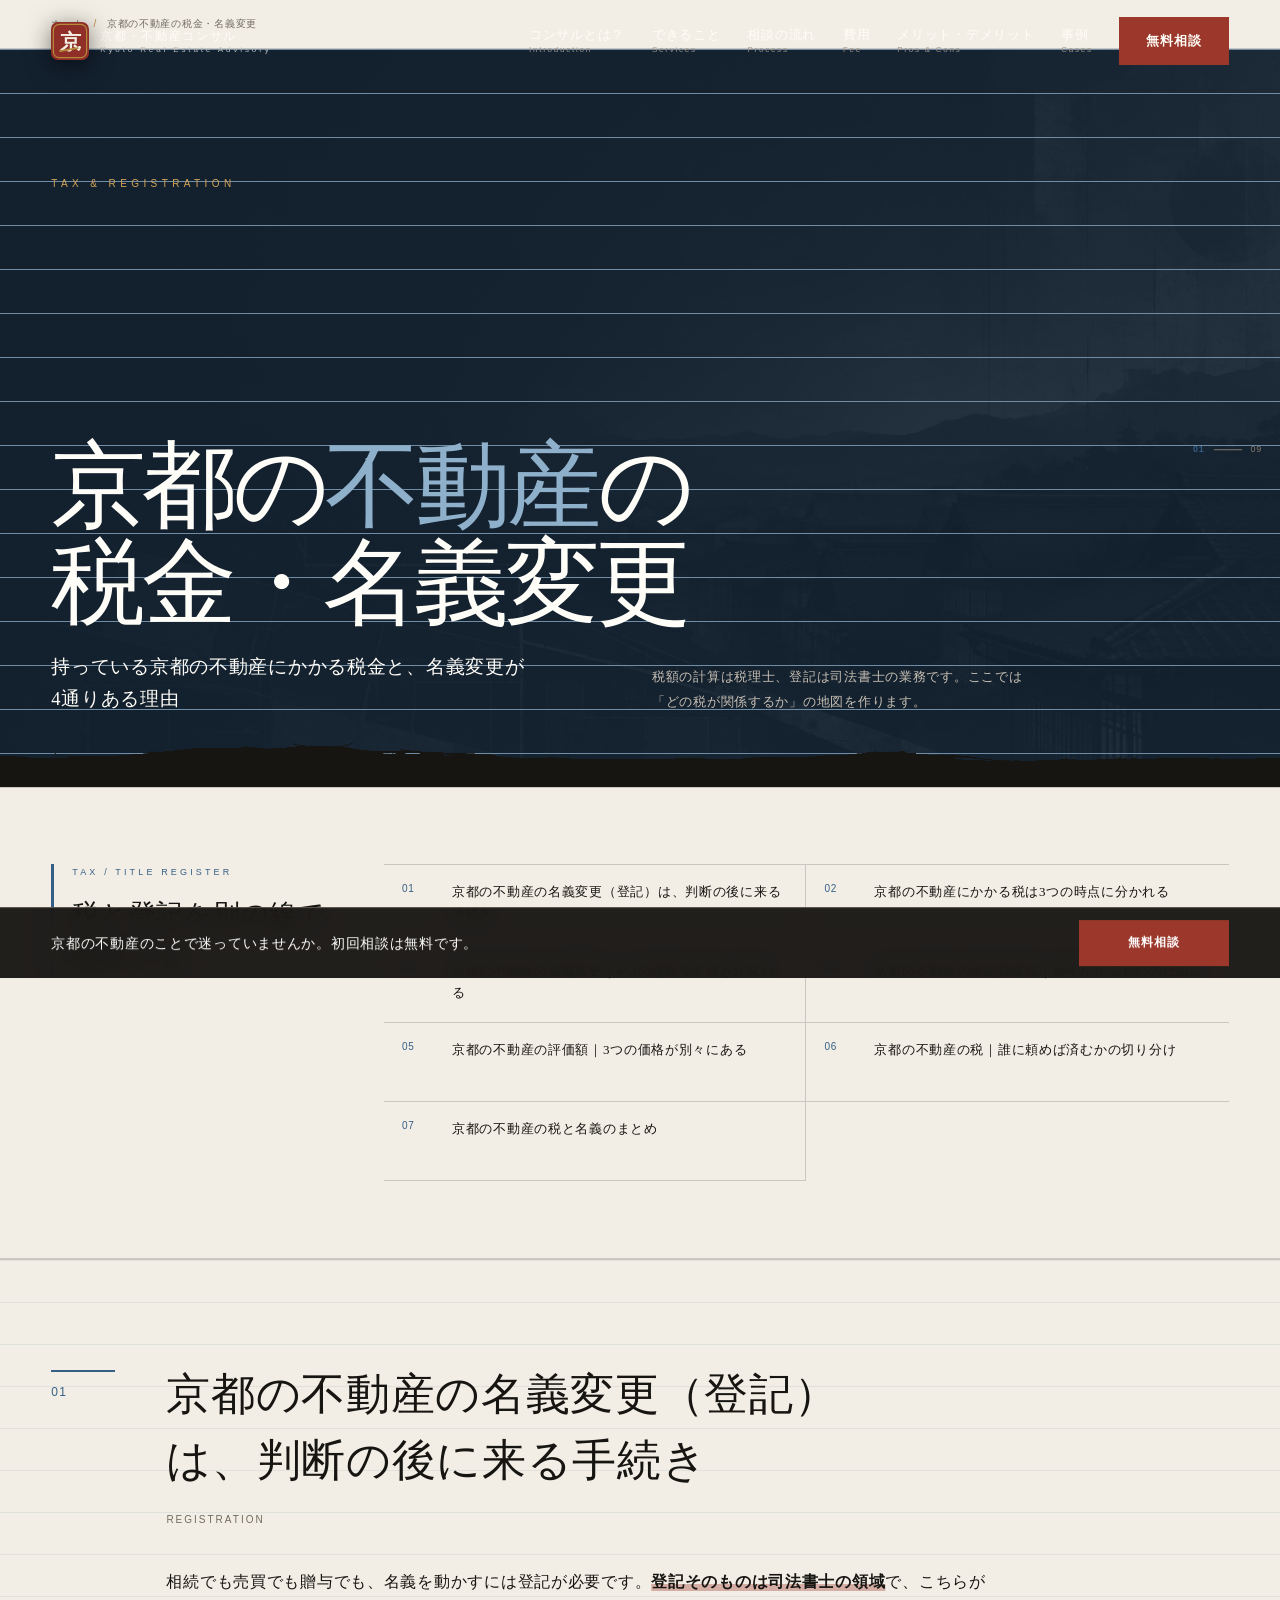
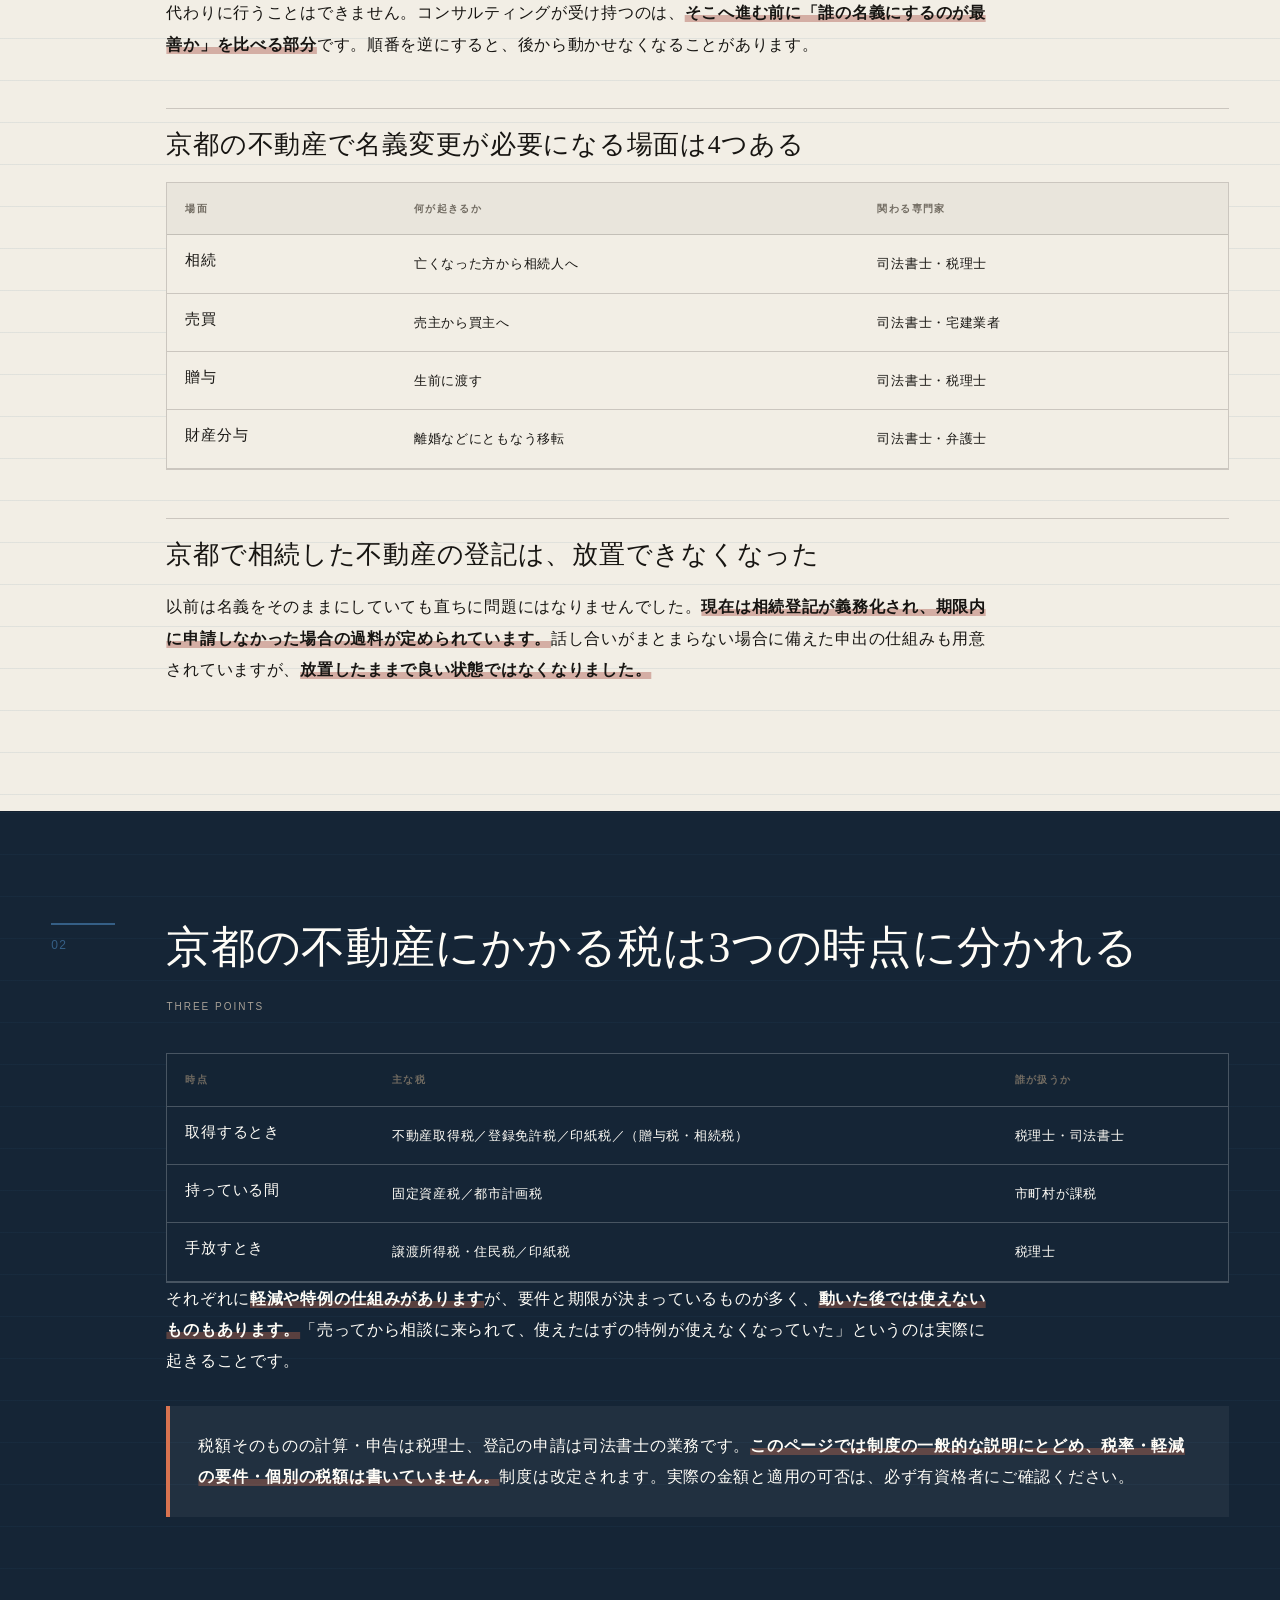
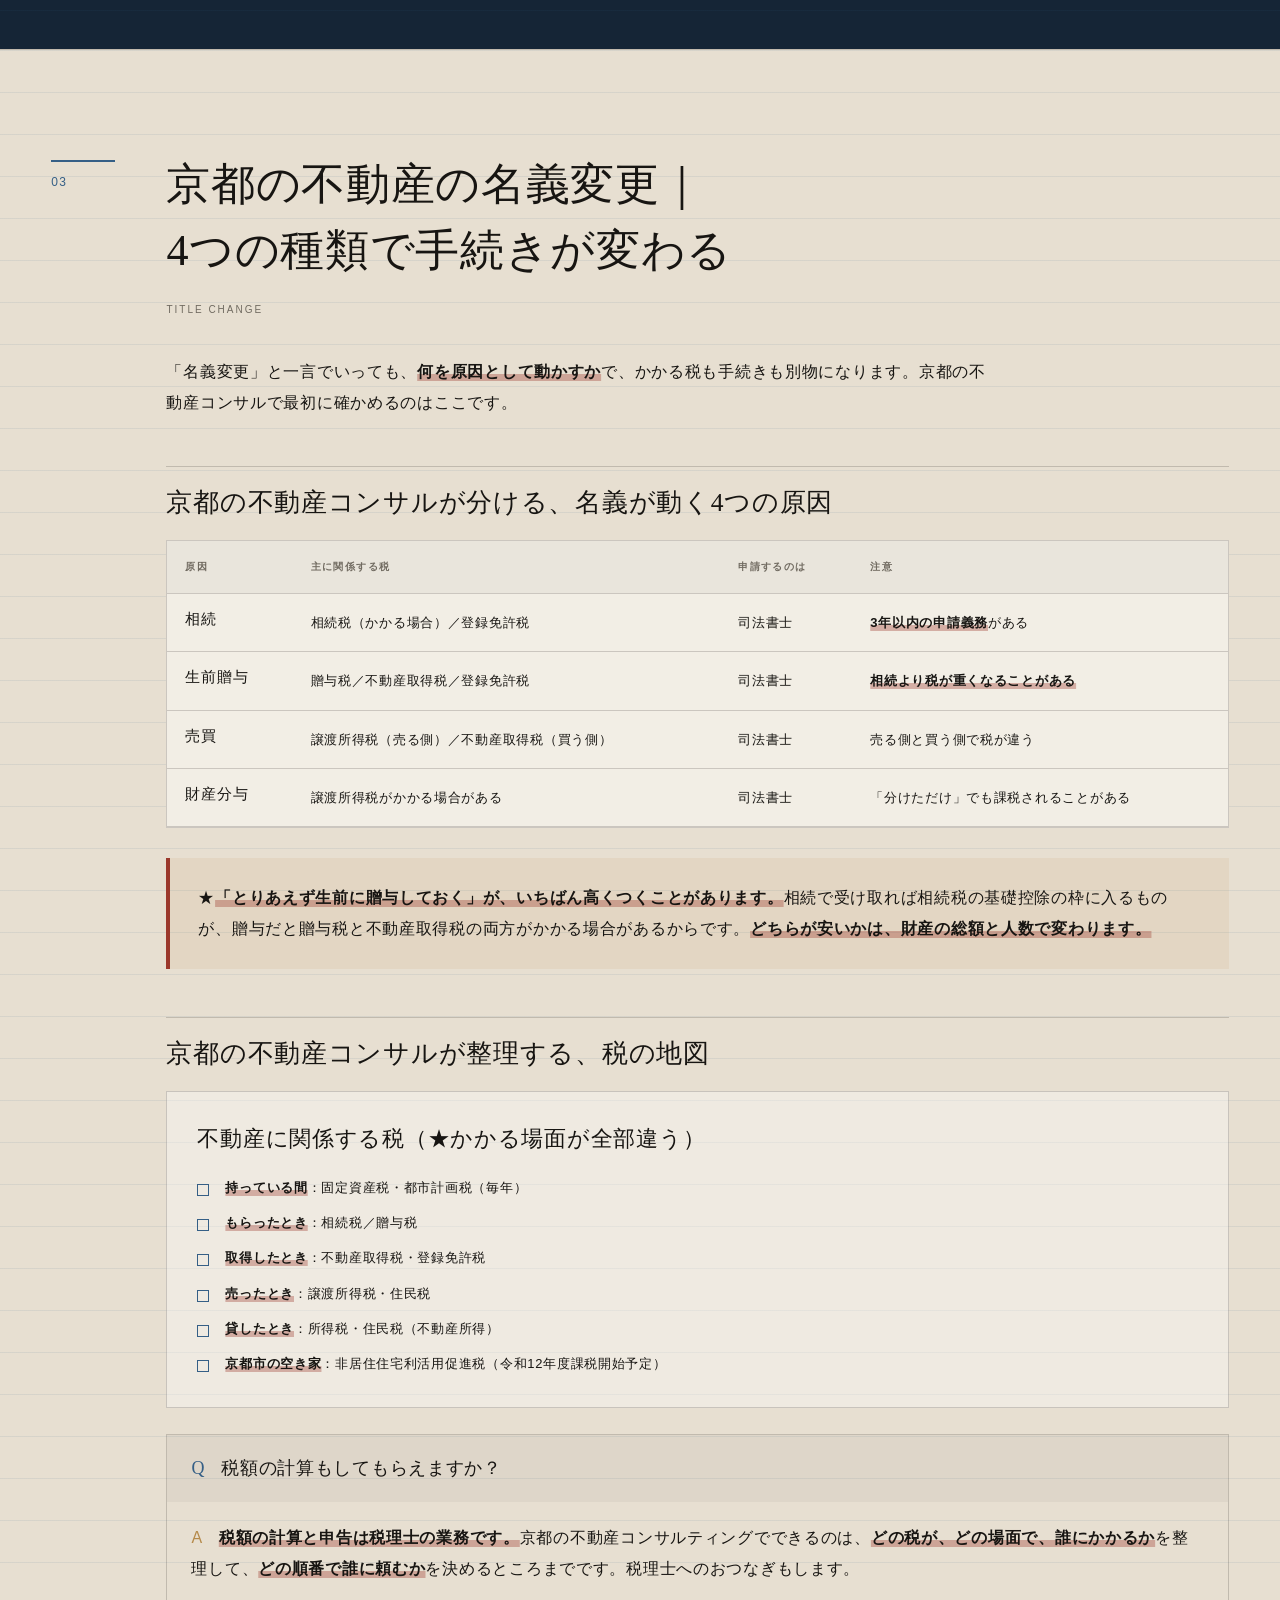
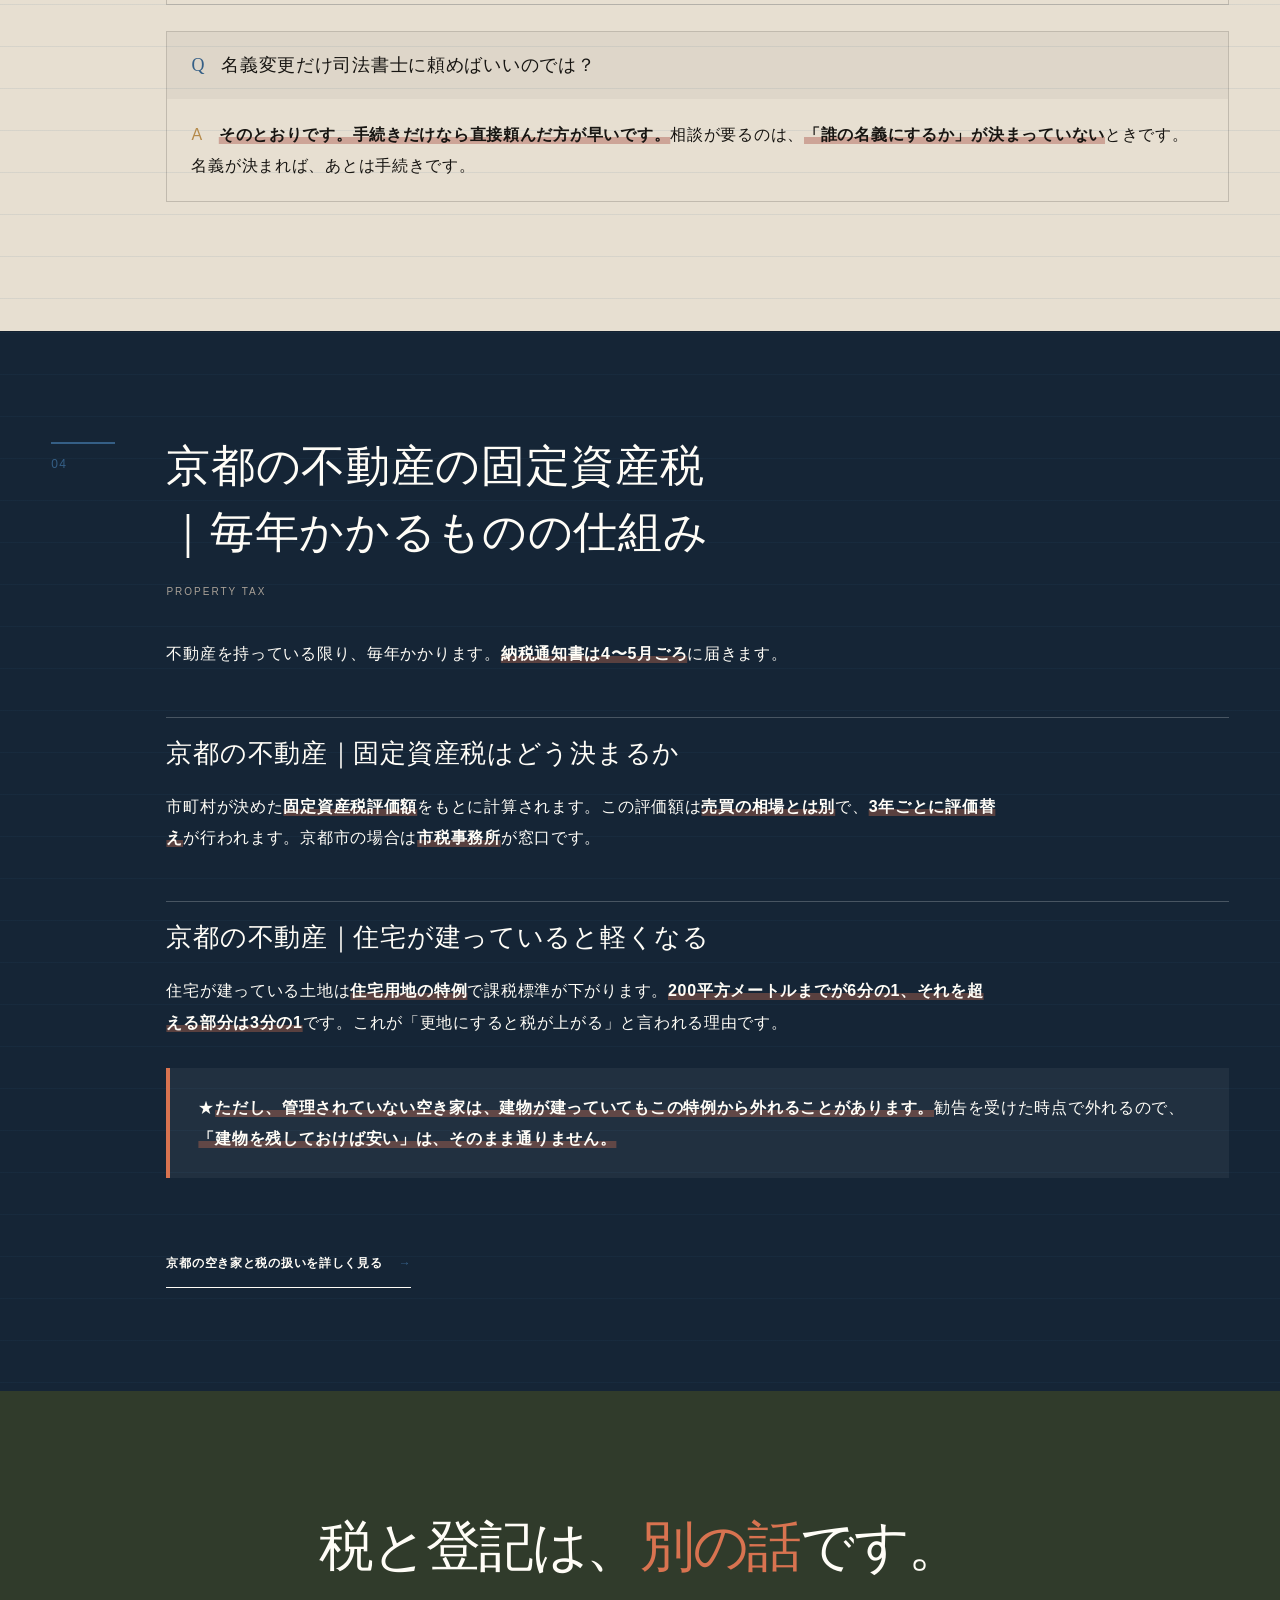
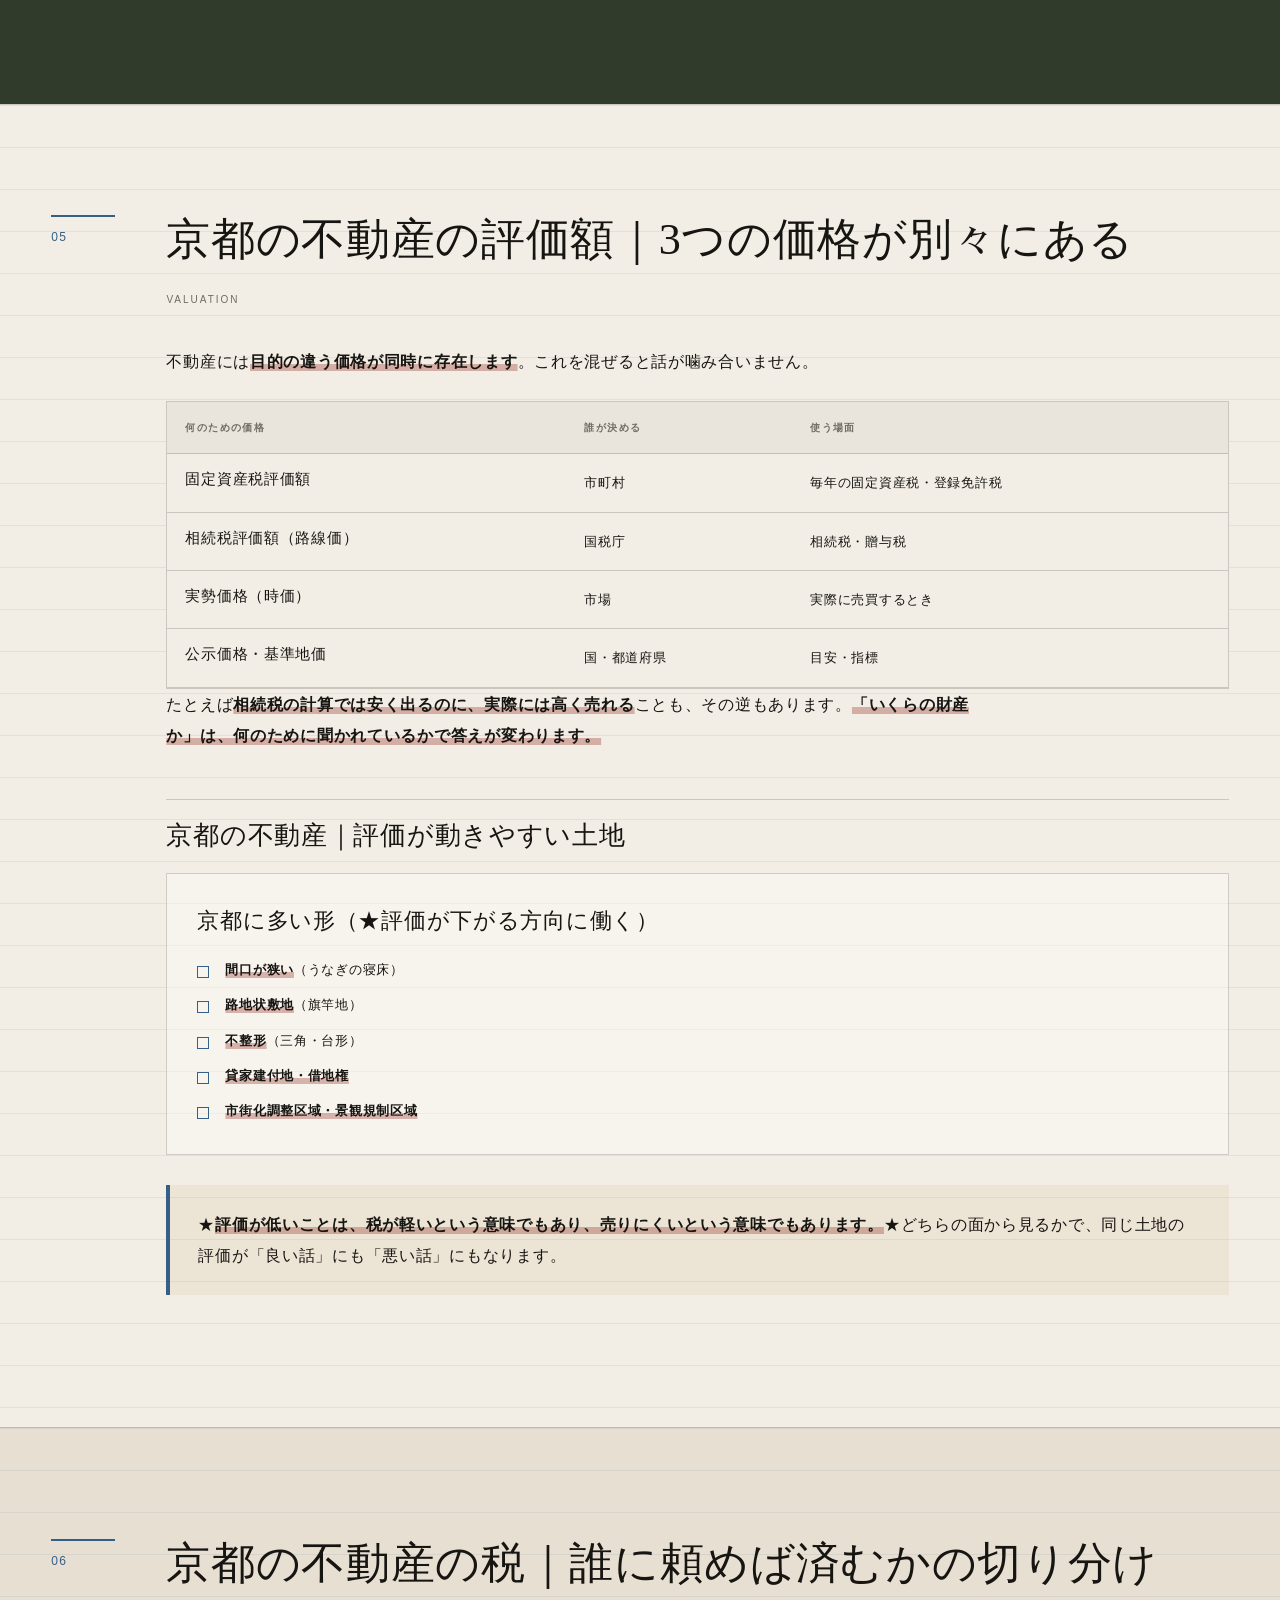
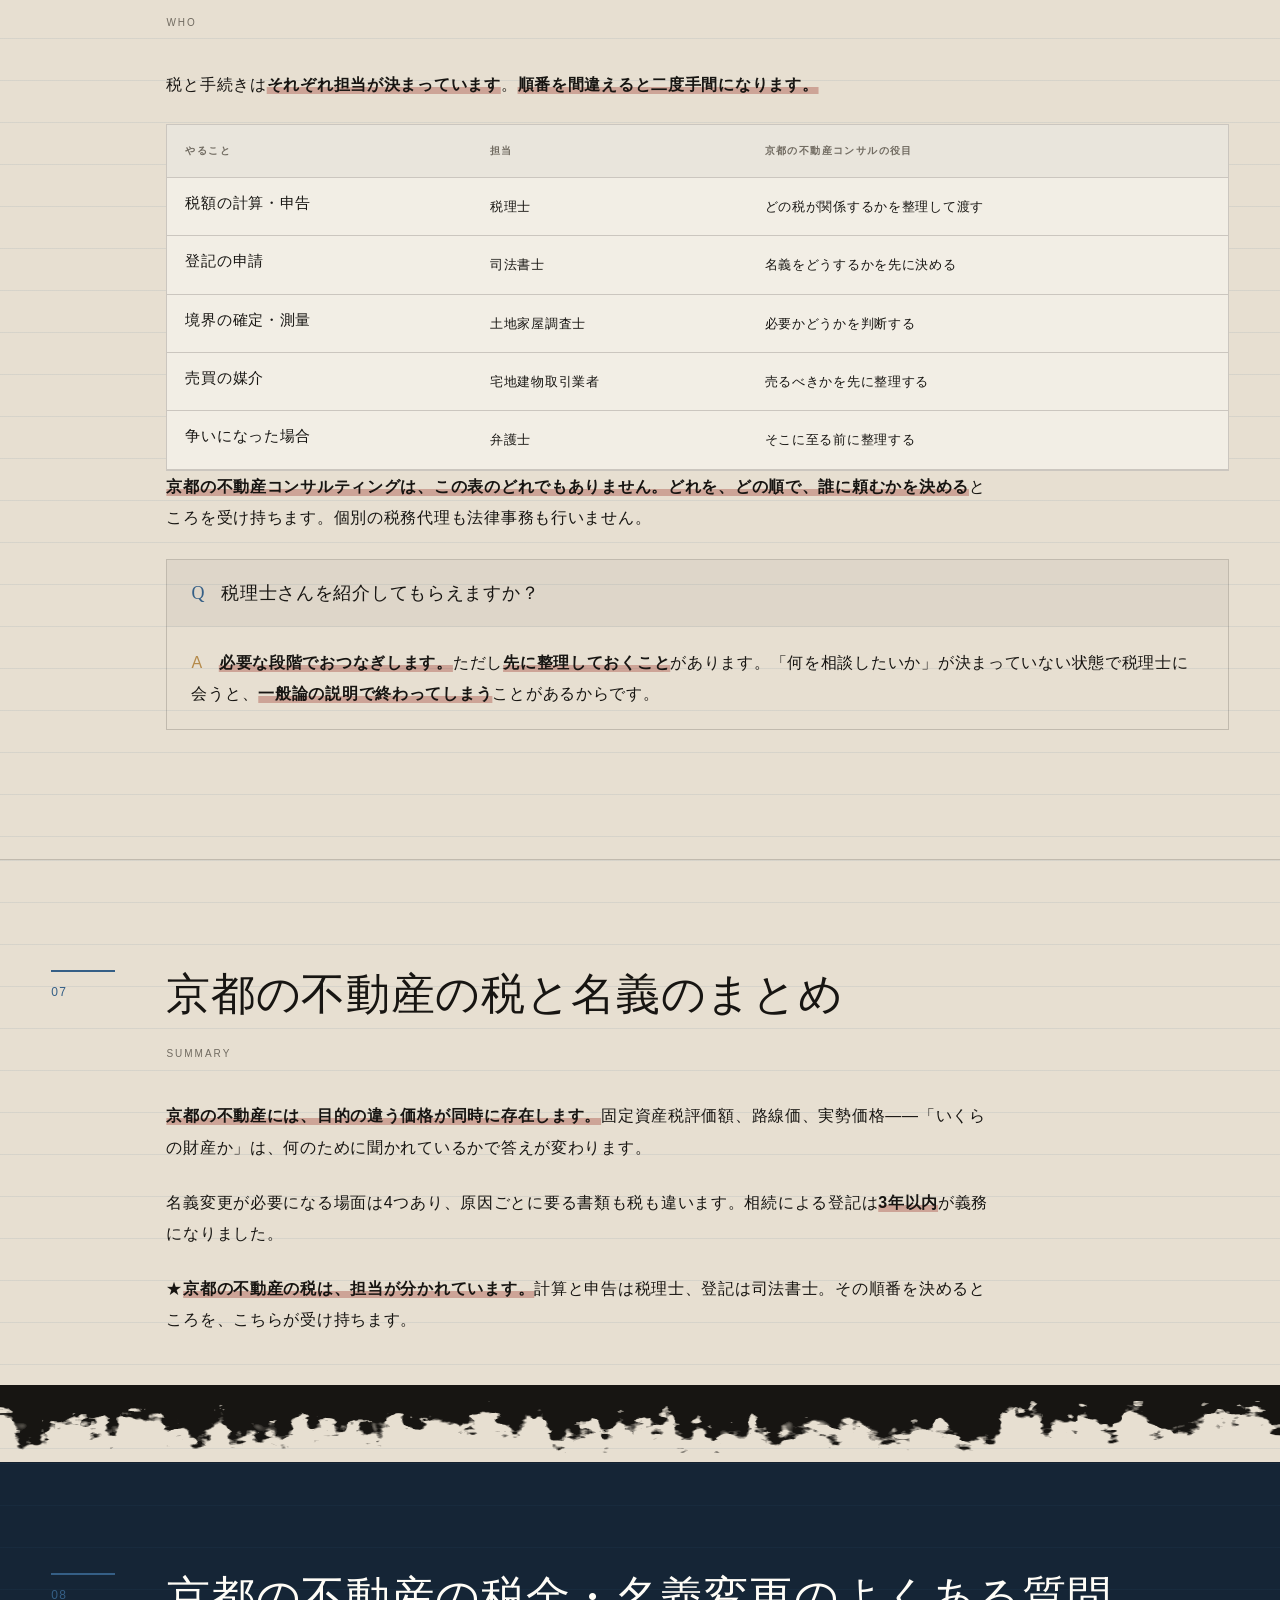
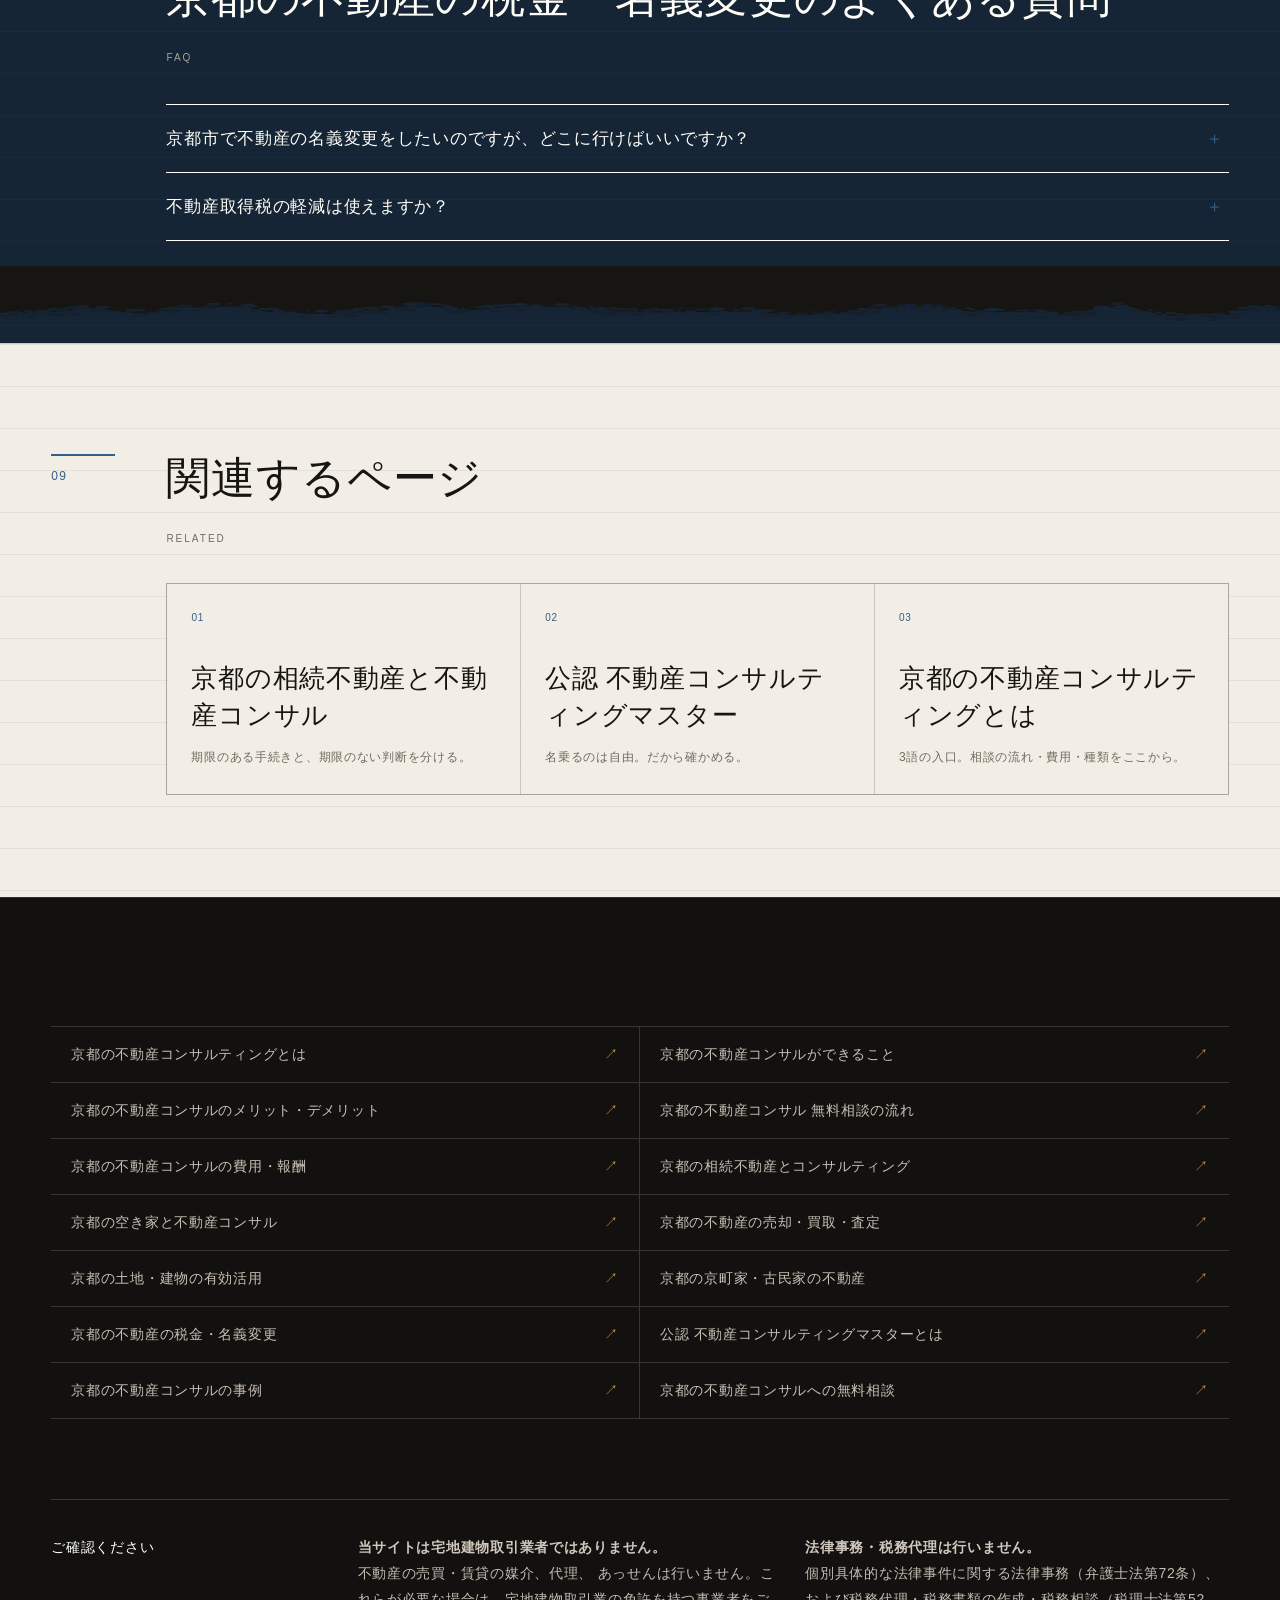
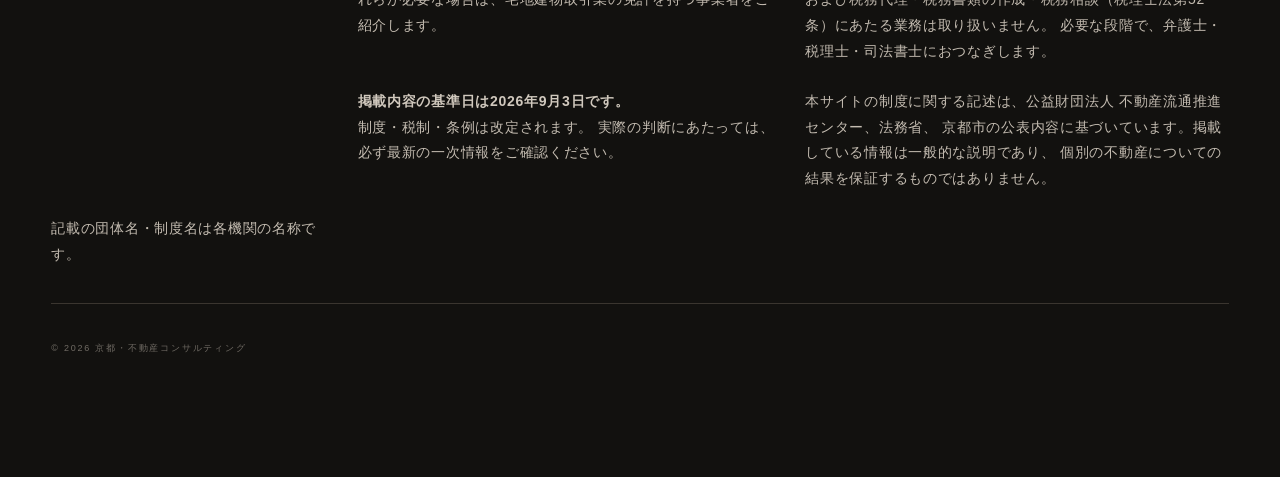
<file: tax/index.html>
<!doctype html>
<html lang="ja">
<head>
<meta charset="utf-8">
<meta name="viewport" content="width=device-width, initial-scale=1">
<title>持っている京都の不動産にかかる税金と、名義変更が4通りある理由</title>
<meta name="description" content="京都で不動産の名義を動かすとき、相続・生前贈与・売買・財産分与のどれを原因にするかで、かかる税も手続きも別物になります。生前贈与が相続より重くなることもあります。持っている間の固定資産税から、もらったとき・取得したとき・売ったときまで、どの場面で誰に何がかかるかを1枚の地図にして、誰に頼めば済むかまで並べました。">
<link rel="canonical" href="https://akatsuki-5648.github.io/kyoto-fudosan-consult/tax/">
<meta name="robots" content="noindex,nofollow"><!-- ★未公開。公開時に外す -->
<meta property="og:type" content="article">
<meta property="og:title" content="持っている京都の不動産にかかる税金と、名義変更が4通りある理由">
<meta property="og:description" content="京都で不動産の名義を動かすとき、相続・生前贈与・売買・財産分与のどれを原因にするかで、かかる税も手続きも別物になります。生前贈与が相続より重くなることもあります。持っている間の固定資産税から、もらったとき・取得したとき・売ったときまで、どの場面で誰に何がかかるかを1枚の地図にして、誰に頼めば済むかまで並べました。">
<meta property="og:url" content="https://akatsuki-5648.github.io/kyoto-fudosan-consult/tax/">
<meta property="og:site_name" content="京都の不動産コンサルティング">
<meta property="og:image" content="https://akatsuki-5648.github.io/kyoto-fudosan-consult/img/og_tax-v2.png">
<meta property="og:image:secure_url" content="https://akatsuki-5648.github.io/kyoto-fudosan-consult/img/og_tax-v2.png">
<meta property="og:image:type" content="image/png">
<meta property="og:image:width" content="1200">
<meta property="og:image:height" content="630">
<meta property="og:image:alt" content="持っている京都の不動産にかかる税金と、名義変更が4通りある理由｜京都の不動産コンサルティングの案内画像">
<meta property="og:locale" content="ja_JP">
<meta name="twitter:card" content="summary_large_image">
<meta name="twitter:title" content="持っている京都の不動産にかかる税金と、名義変更が4通りある理由">
<meta name="twitter:description" content="京都で不動産の名義を動かすとき、相続・生前贈与・売買・財産分与のどれを原因にするかで、かかる税も手続きも別物になります。生前贈与が相続より重くなることもあります。持っている間の固定資産税から、もらったとき・取得したとき・売ったときまで、どの場面で誰に何がかかるかを1枚の地図にして、誰に頼めば済むかまで並べました。">
<meta name="twitter:image" content="https://akatsuki-5648.github.io/kyoto-fudosan-consult/img/og_tax-v2.png">
<meta name="twitter:image:alt" content="持っている京都の不動産にかかる税金と、名義変更が4通りある理由｜京都の不動産コンサルティングの案内画像">
<meta name="format-detection" content="telephone=no">
<meta name="application-name" content="京都・不動産コンサルティング">
<meta name="apple-mobile-web-app-title" content="京都不動産">
<meta name="theme-color" content="#14110e">
<meta name="msapplication-TileColor" content="#8f2f27">
<meta name="msapplication-config" content="../browserconfig.xml">
<link rel="icon" href="../favicon.ico" sizes="any">
<link rel="icon" href="../icons/favicon.svg" type="image/svg+xml">
<link rel="icon" href="../icons/favicon-32x32.png" type="image/png" sizes="32x32">
<link rel="icon" href="../icons/favicon-16x16.png" type="image/png" sizes="16x16">
<link rel="apple-touch-icon" href="../icons/apple-touch-icon.png" sizes="180x180">
<link rel="mask-icon" href="../icons/safari-pinned-tab.svg" color="#8f2f27">
<link rel="manifest" href="../site.webmanifest">
<link rel="preload" as="image" href="../img/kyoto-consult-hero-v1.webp" fetchpriority="high">
<link rel="stylesheet" href="../css/base.css?v=a2ab643b3f">
<link rel="stylesheet" href="../css/layouts.css?v=2575b79964">
<link rel="stylesheet" href="../css/pages.css?v=bf270d7a61">
<link rel="stylesheet" href="../css/polish.css?v=f5eed3057f">
<script type="application/ld+json">{"@context":"https://schema.org","@graph":[{"@type":"WebSite","@id":"https://akatsuki-5648.github.io/kyoto-fudosan-consult/#website","url":"https://akatsuki-5648.github.io/kyoto-fudosan-consult/","name":"京都の不動産コンサルティング","inLanguage":"ja","thumbnailUrl":"https://akatsuki-5648.github.io/kyoto-fudosan-consult/img/og_top-v2.png"},{"@type":"ProfessionalService","@id":"https://akatsuki-5648.github.io/kyoto-fudosan-consult/#biz","name":"京都の不動産コンサルティング","url":"https://akatsuki-5648.github.io/kyoto-fudosan-consult/","logo":"https://akatsuki-5648.github.io/kyoto-fudosan-consult/icons/icon-512.png","image":"https://akatsuki-5648.github.io/kyoto-fudosan-consult/img/og_top-v2.png","areaServed":{"@type":"AdministrativeArea","name":"京都府"},"knowsAbout":["不動産コンサルティング","相続","空き家","京町家","不動産の売却","土地活用","不動産の税金"],"description":"京都の不動産について、売る・貸す・活かす・遺すの前に、利害のない立場で選択肢を整理する不動産コンサルティング。"},{"@type":"BreadcrumbList","@id":"https://akatsuki-5648.github.io/kyoto-fudosan-consult/tax/#crumb","itemListElement":[{"@type":"ListItem","position":1,"name":"ホーム","item":"https://akatsuki-5648.github.io/kyoto-fudosan-consult/"},{"@type":"ListItem","position":2,"name":"京都の不動産の税金・名義変更","item":"https://akatsuki-5648.github.io/kyoto-fudosan-consult/tax/"}]},{"@type":"Article","@id":"https://akatsuki-5648.github.io/kyoto-fudosan-consult/tax/#page","url":"https://akatsuki-5648.github.io/kyoto-fudosan-consult/tax/","headline":"持っている京都の不動産にかかる税金と、名義変更が4通りある理由","description":"京都で不動産の名義を動かすとき、相続・生前贈与・売買・財産分与のどれを原因にするかで、かかる税も手続きも別物になります。生前贈与が相続より重くなることもあります。持っている間の固定資産税から、もらったとき・取得したとき・売ったときまで、どの場面で誰に何がかかるかを1枚の地図にして、誰に頼めば済むかまで並べました。","inLanguage":"ja","image":"https://akatsuki-5648.github.io/kyoto-fudosan-consult/img/og_tax-v2.png","isPartOf":{"@id":"https://akatsuki-5648.github.io/kyoto-fudosan-consult/#website"},"breadcrumb":{"@id":"https://akatsuki-5648.github.io/kyoto-fudosan-consult/tax/#crumb"},"about":{"@id":"https://akatsuki-5648.github.io/kyoto-fudosan-consult/#biz"}}]}</script>

</head>
<body class="kfc-page kfc-page--tax" data-page="tax">
<a class="kfc-skip" href="#kfc-main">本文へ移動</a>
<div class="kfc-progress" aria-hidden="true"><i id="kfc-progress-bar"></i></div>
<div class="kfc-pre" id="kfc-pre" aria-hidden="true">
  <div class="kfc-pre__in">
    <p class="kfc-pre__t">京都 <i>&times;</i> 不動産 <i>&times;</i> コンサルティング</p>
    <p class="kfc-pre__s">KYOTO REAL ESTATE CONSULTING</p>
  </div>
  <p class="kfc-pre__n"><b id="kfc-pre-n">0</b>%</p>
  <div class="kfc-pre__bar"><i id="kfc-pre-bar"></i></div>
</div>
<header class="kfc-gnav" id="kfc-gnav">
  <div class="kfc-wrap kfc-gnav__in">
    <a class="kfc-gnav__brand" href="../"><img src="../icons/favicon.svg" alt="" width="36" height="36"><span class="kfc-gnav__brand-copy"><b>京都・不動産コンサル</b><span>Kyoto Real Estate Advisory</span></span></a>
    <button class="kfc-burger" id="kfc-burger" aria-label="メニュー" aria-expanded="false"><span></span><span></span><span></span></button>
    <nav class="kfc-gnav__menu" aria-label="主要ナビゲーション">
    <ul class="kfc-gnav__list" id="kfc-gnav-list">
      <li><a class="kfc-gnav__a" href="../">コンサルとは？<small>Introduction</small></a></li>
      <li><a class="kfc-gnav__a" href="../can/">できること<small>Services</small></a>
        <ul class="kfc-gnav__child">
          <li><a href="../souzoku/">京都の相続不動産</a></li>
          <li><a href="../akiya/">京都の空き家</a></li>
          <li><a href="../baikyaku/">京都の不動産の売却・買取</a></li>
          <li><a href="../katsuyou/">京都の土地・建物の活用</a></li>
          <li><a href="../machiya/">京都の京町家・古民家</a></li>
          <li><a href="../tax/">京都の不動産の税金・名義変更</a></li>
        </ul></li>
      <li><a class="kfc-gnav__a" href="../flow/">相談の流れ<small>Process</small></a></li>
      <li><a class="kfc-gnav__a" href="../fee/">費用<small>Fee</small></a></li>
      <li><a class="kfc-gnav__a" href="../merit/">メリット・デメリット<small>Pros & Cons</small></a></li>
      <li><a class="kfc-gnav__a" href="../case/">事例<small>Cases</small></a></li>
      <li class="kfc-gnav__mobile-cta"><a href="../contact/">初回無料相談<small>CONTACT</small></a></li>
    </ul>
    </nav>
    <a class="kfc-gnav__cta" href="../contact/">無料相談</a>
  </div>
</header>
<main id="kfc-main">
<nav class="kfc-crumb" aria-label="パンくず">
  <div class="kfc-wrap">
  <ol>
    <li><a href="/">ホーム</a></li>
    <li aria-current="page">京都の不動産の税金・名義変更</li>
  </ol>
  </div>
</nav>

<section class="kfc-phero">
  <div class="kfc-phero__bg"></div>
  <div class="kfc-phero__plan" aria-hidden="true"></div>
  <div class="kfc-wrap">
    <p class="kfc-hero__eyebrow">TAX & REGISTRATION</p>
    <p class="kfc-phero__name"><span class="kfc-phero__line">京都の<i>不動産</i>の</span><br><span class="kfc-phero__line">税金・名義変更</span></p>
    <h1 class="kfc-phero__h">持っている京都の不動産にかかる税金と、名義変更が4通りある理由</h1>
    <p class="kfc-phero__d">税額の計算は税理士、登記は司法書士の業務です。ここでは「どの税が関係するか」の地図を作ります。</p>
  </div>
</section>
<div class="kfc-cut kfc-cut--chiso kfc-cut--ink" aria-hidden="true"></div>

<nav class="kfc-chapters kfc-chapters--accounting" aria-label="このページの章">
  <div class="kfc-wrap kfc-chapters__in">
    <div class="kfc-chapters__head">
      <p class="kfc-chapters__label">TAX / TITLE REGISTER</p>
      <p class="kfc-chapters__purpose">税と登記を別の線で整理する</p>
    </div>
    <ol class="kfc-chapters__list">
      <li><a href="#meigi"><b>01</b><span>京都の不動産の名義変更（登記）は、判断の後に来る手続き</span></a></li>
      <li><a href="#three"><b>02</b><span>京都の不動産にかかる税は3つの時点に分かれる</span></a></li>
      <li><a href="#titlechange"><b>03</b><span>京都の不動産の名義変更｜4つの種類で手続きが変わる</span></a></li>
      <li><a href="#propertytax"><b>04</b><span>京都の不動産の固定資産税｜毎年かかるものの仕組み</span></a></li>
      <li><a href="#valuation"><b>05</b><span>京都の不動産の評価額｜3つの価格が別々にある</span></a></li>
      <li><a href="#who"><b>06</b><span>京都の不動産の税｜誰に頼めば済むかの切り分け</span></a></li>
      <li><a href="#summary"><b>07</b><span>京都の不動産の税と名義のまとめ</span></a></li>
    </ol>
  </div>
</nav>
<div class="kfc-layout kfc-layout--accounting" data-layout="accounting">

<section class="kfc-sec " id="meigi" data-section-key="meigi" data-kfc-section>
  <div class="kfc-wrap">
    <p class="kfc-sec__no">01</p>
    <h2 class="kfc-sec__h">京都の不動産の名義変更（登記）は、判断の後に来る手続き</h2>
    <p class="kfc-sec__en">Registration</p>
    <div class="kfc-read">
      <p>相続でも売買でも贈与でも、名義を動かすには登記が必要です。<b>登記そのものは司法書士の領域</b>で、こちらが代わりに行うことはできません。コンサルティングが受け持つのは、<b>そこへ進む前に「誰の名義にするのが最善か」を比べる部分</b>です。順番を逆にすると、後から動かせなくなることがあります。</p>
      <h3 class="kfc-sub">京都の不動産で名義変更が必要になる場面は4つある</h3>
      <div class="kfc-table">
        <table>
          <thead><tr><th>場面</th><th>何が起きるか</th><th>関わる専門家</th></tr></thead>
          <tbody>
            <tr><th>相続</th><td>亡くなった方から相続人へ</td><td>司法書士・税理士</td></tr>
            <tr><th>売買</th><td>売主から買主へ</td><td>司法書士・宅建業者</td></tr>
            <tr><th>贈与</th><td>生前に渡す</td><td>司法書士・税理士</td></tr>
            <tr><th>財産分与</th><td>離婚などにともなう移転</td><td>司法書士・弁護士</td></tr>
          </tbody>
        </table>
      </div>
      <h3 class="kfc-sub">京都で相続した不動産の登記は、放置できなくなった</h3>
      <p>以前は名義をそのままにしていても直ちに問題にはなりませんでした。<b>現在は相続登記が義務化され、期限内に申請しなかった場合の過料が定められています。</b>話し合いがまとまらない場合に備えた申出の仕組みも用意されていますが、<b>放置したままで良い状態ではなくなりました。</b></p>
    </div>
  </div>
</section>

<section class="kfc-sec kfc-sec--dark" id="three" data-section-key="three" data-kfc-section>
  <div class="kfc-wrap">
    <p class="kfc-sec__no">02</p>
    <h2 class="kfc-sec__h">京都の不動産にかかる税は3つの時点に分かれる</h2>
    <p class="kfc-sec__en">Three points</p>
    <div class="kfc-read">
      <div class="kfc-table">
        <table>
          <thead><tr><th>時点</th><th>主な税</th><th>誰が扱うか</th></tr></thead>
          <tbody>
            <tr><th>取得するとき</th><td>不動産取得税／登録免許税／印紙税／（贈与税・相続税）</td><td>税理士・司法書士</td></tr>
            <tr><th>持っている間</th><td>固定資産税／都市計画税</td><td>市町村が課税</td></tr>
            <tr><th>手放すとき</th><td>譲渡所得税・住民税／印紙税</td><td>税理士</td></tr>
          </tbody>
        </table>
      </div>
      <p>それぞれに<b>軽減や特例の仕組みがあります</b>が、要件と期限が決まっているものが多く、<b>動いた後では使えないものもあります。</b>「売ってから相談に来られて、使えたはずの特例が使えなくなっていた」というのは実際に起きることです。</p>
      <div class="kfc-warn"><p>税額そのものの計算・申告は税理士、登記の申請は司法書士の業務です。<b>このページでは制度の一般的な説明にとどめ、税率・軽減の要件・個別の税額は書いていません。</b>制度は改定されます。実際の金額と適用の可否は、必ず有資格者にご確認ください。</p></div>
    </div>
  </div>
</section>

<section class="kfc-sec kfc-sec--tint" id="titlechange" data-section-key="titlechange" data-kfc-section>
  <div class="kfc-wrap">
    <p class="kfc-sec__no">03</p>
    <h2 class="kfc-sec__h">京都の不動産の名義変更｜4つの種類で手続きが変わる</h2>
    <p class="kfc-sec__en">Title change</p>
    <div class="kfc-read">
      <p>「名義変更」と一言でいっても、<b>何を原因として動かすか</b>で、かかる税も手続きも別物になります。京都の不動産コンサルで最初に確かめるのはここです。</p>
      <h3 class="kfc-sub">京都の不動産コンサルが分ける、名義が動く4つの原因</h3>
      <div class="kfc-table">
        <table>
          <thead><tr><th>原因</th><th>主に関係する税</th><th>申請するのは</th><th>注意</th></tr></thead>
          <tbody>
            <tr><th>相続</th><td>相続税（かかる場合）／登録免許税</td><td>司法書士</td><td><b>3年以内の申請義務</b>がある</td></tr>
            <tr><th>生前贈与</th><td>贈与税／不動産取得税／登録免許税</td><td>司法書士</td><td><b>相続より税が重くなることがある</b></td></tr>
            <tr><th>売買</th><td>譲渡所得税（売る側）／不動産取得税（買う側）</td><td>司法書士</td><td>売る側と買う側で税が違う</td></tr>
            <tr><th>財産分与</th><td>譲渡所得税がかかる場合がある</td><td>司法書士</td><td>「分けただけ」でも課税されることがある</td></tr>
          </tbody>
        </table>
      </div>
    <aside class="kfc-note kfc-note--warn"><p>★<b>「とりあえず生前に贈与しておく」が、いちばん高くつくことがあります。</b>相続で受け取れば相続税の基礎控除の枠に入るものが、贈与だと贈与税と不動産取得税の両方がかかる場合があるからです。<b>どちらが安いかは、財産の総額と人数で変わります。</b></p></aside>
      <h3 class="kfc-sub">京都の不動産コンサルが整理する、税の地図</h3>
    <div class="kfc-check">
      <p class="kfc-check__t">不動産に関係する税（★かかる場面が全部違う）</p>
      <ul class="kfc-check__l">
        <li><b>持っている間</b>：固定資産税・都市計画税（毎年）</li>
        <li><b>もらったとき</b>：相続税／贈与税</li>
        <li><b>取得したとき</b>：不動産取得税・登録免許税</li>
        <li><b>売ったとき</b>：譲渡所得税・住民税</li>
        <li><b>貸したとき</b>：所得税・住民税（不動産所得）</li>
        <li><b>京都市の空き家</b>：非居住住宅利活用促進税（令和12年度課税開始予定）</li>
      </ul>
    </div>
    <div class="kfc-qa">
      <p class="kfc-qa__q">税額の計算もしてもらえますか？</p>
      <p class="kfc-qa__a"><b>税額の計算と申告は税理士の業務です。</b>京都の不動産コンサルティングでできるのは、<b>どの税が、どの場面で、誰にかかるか</b>を整理して、<b>どの順番で誰に頼むか</b>を決めるところまでです。税理士へのおつなぎもします。</p>
    </div>
    <div class="kfc-qa">
      <p class="kfc-qa__q">名義変更だけ司法書士に頼めばいいのでは？</p>
      <p class="kfc-qa__a"><b>そのとおりです。手続きだけなら直接頼んだ方が早いです。</b>相談が要るのは、<b>「誰の名義にするか」が決まっていない</b>ときです。名義が決まれば、あとは手続きです。</p>
    </div>
    </div>
  </div>
</section>

<section class="kfc-sec kfc-sec--dark" id="propertytax" data-section-key="propertytax" data-kfc-section>
  <div class="kfc-wrap">
    <p class="kfc-sec__no">04</p>
    <h2 class="kfc-sec__h">京都の不動産の固定資産税｜毎年かかるものの仕組み</h2>
    <p class="kfc-sec__en">Property tax</p>
    <div class="kfc-read">
      <p>不動産を持っている限り、毎年かかります。<b>納税通知書は4〜5月ごろ</b>に届きます。</p>
      <h3 class="kfc-sub">京都の不動産｜固定資産税はどう決まるか</h3>
      <p>市町村が決めた<b>固定資産税評価額</b>をもとに計算されます。この評価額は<b>売買の相場とは別</b>で、<b>3年ごとに評価替え</b>が行われます。京都市の場合は<b>市税事務所</b>が窓口です。</p>
      <h3 class="kfc-sub">京都の不動産｜住宅が建っていると軽くなる</h3>
      <p>住宅が建っている土地は<b>住宅用地の特例</b>で課税標準が下がります。<b>200平方メートルまでが6分の1、それを超える部分は3分の1</b>です。これが「更地にすると税が上がる」と言われる理由です。</p>
      <div class="kfc-warn"><p>★<b>ただし、管理されていない空き家は、建物が建っていてもこの特例から外れることがあります。</b>勧告を受けた時点で外れるので、<b>「建物を残しておけば安い」は、そのまま通りません。</b></p></div>
    <a class="kfc-more" href="../akiya/">京都の空き家と税の扱いを詳しく見る</a>
    </div>
  </div>
</section>

<section class="kfc-lead kfc-lead--moss">
  <div class="kfc-wrap">
        <p class="kfc-lead__t" data-reveal>税と登記は、<em>別の話</em>です。</p>
  </div>
</section>

<section class="kfc-sec " id="valuation" data-section-key="valuation" data-kfc-section>
  <div class="kfc-wrap">
    <p class="kfc-sec__no">05</p>
    <h2 class="kfc-sec__h">京都の不動産の評価額｜3つの価格が別々にある</h2>
    <p class="kfc-sec__en">Valuation</p>
    <div class="kfc-read">
      <p>不動産には<b>目的の違う価格が同時に存在します</b>。これを混ぜると話が噛み合いません。</p>
      <div class="kfc-table">
        <table>
          <thead><tr><th>何のための価格</th><th>誰が決める</th><th>使う場面</th></tr></thead>
          <tbody>
            <tr><th>固定資産税評価額</th><td>市町村</td><td>毎年の固定資産税・登録免許税</td></tr>
            <tr><th>相続税評価額（路線価）</th><td>国税庁</td><td>相続税・贈与税</td></tr>
            <tr><th>実勢価格（時価）</th><td>市場</td><td>実際に売買するとき</td></tr>
            <tr><th>公示価格・基準地価</th><td>国・都道府県</td><td>目安・指標</td></tr>
          </tbody>
        </table>
      </div>
      <p>たとえば<b>相続税の計算では安く出るのに、実際には高く売れる</b>ことも、その逆もあります。<b>「いくらの財産か」は、何のために聞かれているかで答えが変わります。</b></p>
      <h3 class="kfc-sub">京都の不動産｜評価が動きやすい土地</h3>
    <div class="kfc-check">
      <p class="kfc-check__t">京都に多い形（★評価が下がる方向に働く）</p>
      <ul class="kfc-check__l">
        <li><b>間口が狭い</b>（うなぎの寝床）</li>
        <li><b>路地状敷地</b>（旗竿地）</li>
        <li><b>不整形</b>（三角・台形）</li>
        <li><b>貸家建付地・借地権</b></li>
        <li><b>市街化調整区域・景観規制区域</b></li>
      </ul>
    </div>
    <aside class="kfc-note "><p>★<b>評価が低いことは、税が軽いという意味でもあり、売りにくいという意味でもあります。</b>★どちらの面から見るかで、同じ土地の評価が「良い話」にも「悪い話」にもなります。</p></aside>
    </div>
  </div>
</section>

<section class="kfc-sec kfc-sec--tint" id="who" data-section-key="who" data-kfc-section>
  <div class="kfc-wrap">
    <p class="kfc-sec__no">06</p>
    <h2 class="kfc-sec__h">京都の不動産の税｜誰に頼めば済むかの切り分け</h2>
    <p class="kfc-sec__en">Who</p>
    <div class="kfc-read">
      <p>税と手続きは<b>それぞれ担当が決まっています</b>。<b>順番を間違えると二度手間になります。</b></p>
      <div class="kfc-table">
        <table>
          <thead><tr><th>やること</th><th>担当</th><th>京都の不動産コンサルの役目</th></tr></thead>
          <tbody>
            <tr><th>税額の計算・申告</th><td>税理士</td><td>どの税が関係するかを整理して渡す</td></tr>
            <tr><th>登記の申請</th><td>司法書士</td><td>名義をどうするかを先に決める</td></tr>
            <tr><th>境界の確定・測量</th><td>土地家屋調査士</td><td>必要かどうかを判断する</td></tr>
            <tr><th>売買の媒介</th><td>宅地建物取引業者</td><td>売るべきかを先に整理する</td></tr>
            <tr><th>争いになった場合</th><td>弁護士</td><td>そこに至る前に整理する</td></tr>
          </tbody>
        </table>
      </div>
      <p><b>京都の不動産コンサルティングは、この表のどれでもありません。</b><b>どれを、どの順で、誰に頼むかを決める</b>ところを受け持ちます。個別の税務代理も法律事務も行いません。</p>
    <div class="kfc-qa">
      <p class="kfc-qa__q">税理士さんを紹介してもらえますか？</p>
      <p class="kfc-qa__a"><b>必要な段階でおつなぎします。</b>ただし<b>先に整理しておくこと</b>があります。「何を相談したいか」が決まっていない状態で税理士に会うと、<b>一般論の説明で終わってしまう</b>ことがあるからです。</p>
    </div>
    </div>
  </div>
</section>

<section class="kfc-sec kfc-sec--tint" id="summary" data-section-key="summary" data-kfc-section>
  <div class="kfc-wrap">
    <p class="kfc-sec__no">07</p>
    <h2 class="kfc-sec__h">京都の不動産の税と名義のまとめ</h2>
    <p class="kfc-sec__en">Summary</p>
    <div class="kfc-read">
      <p><b>京都の不動産には、目的の違う価格が同時に存在します。</b>固定資産税評価額、路線価、実勢価格——「いくらの財産か」は、何のために聞かれているかで答えが変わります。</p>
      <p>名義変更が必要になる場面は4つあり、原因ごとに要る書類も税も違います。相続による登記は<b>3年以内</b>が義務になりました。</p>
      <p>★<b>京都の不動産の税は、担当が分かれています。</b>計算と申告は税理士、登記は司法書士。その順番を決めるところを、こちらが受け持ちます。</p>
    </div>
  </div>
</section>
<div class="kfc-cut kfc-cut--sumi kfc-cut--ink" aria-hidden="true"></div>

<section class="kfc-sec kfc-sec--dark" id="faq" data-section-key="faq" data-kfc-section>
  <div class="kfc-wrap">
    <p class="kfc-sec__no">08</p>
    <h2 class="kfc-sec__h">京都の不動産の税金・名義変更のよくある質問</h2>
    <p class="kfc-sec__en">FAQ</p>
    <div class="kfc-read kfc-faq">
      <details><summary>京都市で不動産の名義変更をしたいのですが、どこに行けばいいですか？</summary><p>登記の申請は法務局です。書類の作成と申請の代理は司法書士の業務になります。どの順番で進めるかの整理はこちらで行えます。</p></details>
      <details><summary>不動産取得税の軽減は使えますか？</summary><p>要件があります。適用の可否は税理士または府税事務所にご確認ください。こちらは、確かめるべき点を整理します。</p></details>
    </div>
  </div>
</section>
<div class="kfc-cut kfc-cut--washi kfc-cut--ink" aria-hidden="true"></div>

<section class="kfc-sec " id="related" data-section-key="related" data-kfc-section>
  <div class="kfc-wrap">
    <p class="kfc-sec__no">09</p>
    <h2 class="kfc-sec__h">関連するページ</h2>
    <p class="kfc-sec__en">Related</p>
    <div class="kfc-cards">
      <a class="kfc-card" href="../souzoku/" data-reveal><p class="kfc-card__n">01</p><p class="kfc-card__t">京都の相続不動産と不動産コンサル</p><p class="kfc-card__d">期限のある手続きと、期限のない判断を分ける。</p></a>
      <a class="kfc-card" href="../master/" data-reveal data-delay="1"><p class="kfc-card__n">02</p><p class="kfc-card__t">公認 不動産コンサルティングマスター</p><p class="kfc-card__d">名乗るのは自由。だから確かめる。</p></a>
      <a class="kfc-card" href="../" data-reveal data-delay="2"><p class="kfc-card__n">03</p><p class="kfc-card__t">京都の不動産コンサルティングとは</p><p class="kfc-card__d">3語の入口。相談の流れ・費用・種類をここから。</p></a>
    </div>
  </div>
</section>
</div><!-- /.kfc-layout -->

</main>
<aside class="kfc-rail" id="kfc-rail" aria-label="ページ内の現在位置">
  <p class="kfc-rail__count" aria-hidden="true"><b id="kfc-rail-current">01</b><i></i><span id="kfc-rail-total">01</span></p>
  <ol class="kfc-rail__list" id="kfc-rail-list"></ol>
</aside>
<footer class="kfc-foot">
  <div class="kfc-wrap">
    <ul class="kfc-fnav">
      <li><a href="../">京都の不動産コンサルティングとは</a></li>
      <li><a href="../can/">京都の不動産コンサルができること</a></li>
      <li><a href="../merit/">京都の不動産コンサルのメリット・デメリット</a></li>
      <li><a href="../flow/">京都の不動産コンサル 無料相談の流れ</a></li>
      <li><a href="../fee/">京都の不動産コンサルの費用・報酬</a></li>
      <li><a href="../souzoku/">京都の相続不動産とコンサルティング</a></li>
      <li><a href="../akiya/">京都の空き家と不動産コンサル</a></li>
      <li><a href="../baikyaku/">京都の不動産の売却・買取・査定</a></li>
      <li><a href="../katsuyou/">京都の土地・建物の有効活用</a></li>
      <li><a href="../machiya/">京都の京町家・古民家の不動産</a></li>
      <li><a href="../tax/">京都の不動産の税金・名義変更</a></li>
      <li><a href="../master/">公認 不動産コンサルティングマスターとは</a></li>
      <li><a href="../case/">京都の不動産コンサルの事例</a></li>
      <li><a href="../contact/">京都の不動産コンサルへの無料相談</a></li>
    </ul>
    <div class="kfc-foot__note">
      <p class="kfc-foot__note-t">ご確認ください</p>
      <p><b>当サイトは宅地建物取引業者ではありません。</b>不動産の売買・賃貸の媒介、代理、
      あっせんは行いません。これらが必要な場合は、宅地建物取引業の免許を持つ事業者をご紹介します。</p>
      <p><b>法律事務・税務代理は行いません。</b>個別具体的な法律事件に関する法律事務（弁護士法第72条）、
      および税務代理・税務書類の作成・税務相談（税理士法第52条）にあたる業務は取り扱いません。
      必要な段階で、弁護士・税理士・司法書士におつなぎします。</p>
      <p><b>掲載内容の基準日は2026年9月3日です。</b>制度・税制・条例は改定されます。
      実際の判断にあたっては、必ず最新の一次情報をご確認ください。</p>
      <p>本サイトの制度に関する記述は、公益財団法人 不動産流通推進センター、法務省、
      京都市の公表内容に基づいています。掲載している情報は一般的な説明であり、
      個別の不動産についての結果を保証するものではありません。</p>
      <p>記載の団体名・制度名は各機関の名称です。</p>
    </div>
    <div class="kfc-foot__meta">
      <p>&copy; 2026 京都・不動産コンサルティング</p>
    </div>
  </div>
</footer>

<div class="kfc-stick" id="kfc-stick">
  <div class="kfc-wrap kfc-stick__in">
    <p class="kfc-stick__t">京都の不動産のことで迷っていませんか。初回相談は無料です。</p>
    <a class="kfc-stick__b" href="../contact/">無料相談</a>
  </div>
</div>

<script src="../js/app.js" defer></script>
</body>
</html>
</file>
<file: css/base.css>
/* 京都不動産コンサル / 2026-09-03 全面再設計
   April Taylor=下端巨大名と極小ナビ / Grounded=一文の一場面
   Subdivisions=説明とデータの非対称 / 共生会計=縦組みの間 / Savills=用件別入口
   共通化は文字体系・操作・SEO文法だけ。下層は13種類の情報構造を持つ。 */
:root{
  --paper:#f2eee5;--paper2:#e7dfd1;--ink:#171512;--ink2:#24211d;--muted:#716b61;
  --line:rgba(23,21,18,.18);--line-l:rgba(255,255,255,.22);--verm:#9b382b;
  --verm-hi:#c65c3e;--gold:#b58a4a;--moss:#303b2b;--wine:#6f252a;--white:#fffdf7;
  --max:1440px;--read:760px;--gutter:clamp(20px,4vw,64px);--space:clamp(88px,11vw,176px);
  --serif:"Yu Mincho","Hiragino Mincho ProN","Noto Serif JP",serif;
  --sans:"Yu Gothic","Hiragino Kaku Gothic ProN","Noto Sans JP",sans-serif;
  --ease:cubic-bezier(.16,1,.3,1);--ease-io:cubic-bezier(.7,0,.3,1);
  --page-accent:var(--verm);--page-deep:var(--ink);--kfc-scroll:0;--kfc-pointer-x:0;--kfc-pointer-y:0
}
*,*::before,*::after{box-sizing:border-box}html{scroll-behavior:smooth;background:var(--ink)}
body{margin:0;background:var(--paper);color:var(--ink);font-family:var(--sans);line-height:1.95;letter-spacing:.045em;overflow-x:hidden}
::selection{background:var(--verm);color:#fff}img{display:block;max-width:100%}a{color:inherit;text-decoration:none}
button,input,textarea,select{font:inherit}p,h1,h2,h3,ul,ol,figure,blockquote{margin-top:0}
.kfc-wrap{width:min(calc(100% - var(--gutter)*2),var(--max));margin-inline:auto}.kfc-skip{position:fixed;z-index:9999;top:8px;left:8px;padding:10px 16px;background:#fff;color:#000;transform:translateY(-160%)}.kfc-skip:focus{transform:none}[id]{scroll-margin-top:92px}
.kfc-progress{position:fixed;z-index:1000;inset:0 0 auto;height:3px}.kfc-progress i{display:block;width:100%;height:100%;transform:scaleX(0);transform-origin:left;background:linear-gradient(90deg,var(--gold),var(--verm-hi))}

/* preloader */
html:not(.kfc-pre-done):not(.kfc-pre-skip) body{overflow:hidden}.kfc-pre{position:fixed;z-index:3000;inset:0;display:grid;place-items:center;background:var(--ink);color:var(--white);transition:clip-path .8s var(--ease-io),visibility .8s;clip-path:polygon(0 0,100% 0,100% 100%,0 100%)}
.kfc-pre__in{text-align:center}.kfc-pre__t{font:clamp(20px,3vw,42px)/1.5 var(--serif);letter-spacing:.14em}.kfc-pre__t i{color:var(--verm-hi);font-style:normal}.kfc-pre__s{font-size:10px;letter-spacing:.42em;color:#aaa}.kfc-pre__n{position:absolute;right:var(--gutter);bottom:28px;font:100 44px/1 var(--sans)}.kfc-pre__bar{position:absolute;bottom:0;width:100%;height:2px;background:#333}.kfc-pre__bar i{display:block;width:0;height:100%;background:var(--verm-hi)}.kfc-pre-done .kfc-pre,.kfc-pre-skip .kfc-pre{clip-path:polygon(0 0,100% 0,100% 0,0 0);visibility:hidden;pointer-events:none}

/* header: April Taylor の極小ナビを日本語で読める限界に合わせる */
.kfc-gnav{position:fixed;z-index:900;top:3px;left:0;width:100%;color:var(--white);transition:.35s}.kfc-gnav[data-scrolled="1"]{background:rgba(20,18,15,.93);border-bottom:1px solid rgba(255,255,255,.12);backdrop-filter:blur(14px)}
.kfc-gnav__in{height:76px;display:grid;grid-template-columns:minmax(220px,1fr) auto auto;gap:26px;align-items:center}.kfc-gnav__brand{display:flex;align-items:center;gap:11px;width:max-content}.kfc-gnav__brand img{width:38px;height:38px;filter:drop-shadow(0 5px 12px #0008)}.kfc-gnav__brand-copy{display:grid;line-height:1.25}.kfc-gnav__brand-copy b{font:500 12px var(--serif);letter-spacing:.14em}.kfc-gnav__brand-copy span{font-size:8px;letter-spacing:.36em;color:#bbb}
.kfc-gnav__menu{display:contents}.kfc-gnav__list{list-style:none;margin:0;padding:0;display:flex;align-items:center;gap:clamp(16px,2.1vw,34px)}.kfc-gnav__list>li{position:relative}.kfc-gnav__a{display:grid;font:13px var(--serif);white-space:nowrap}.kfc-gnav__a small{font:8px/1.5 var(--sans);letter-spacing:.22em;color:#9d958b}.kfc-gnav__a::after{content:"";width:0;height:1px;background:var(--verm-hi);transition:width .35s}.kfc-gnav__a:hover::after,.kfc-gnav__a:focus-visible::after{width:100%}
.kfc-gnav__child{position:absolute;top:100%;left:-20px;list-style:none;margin:0;padding:18px 20px;min-width:290px;background:#1d1a17;border:1px solid #3a342f;opacity:0;visibility:hidden;transform:translateY(8px);transition:.3s var(--ease)}.kfc-gnav__list>li:hover .kfc-gnav__child,.kfc-gnav__list>li:focus-within .kfc-gnav__child{opacity:1;visibility:visible;transform:none}.kfc-gnav__child a{display:block;padding:6px 0;font-size:12px;border-bottom:1px solid #34302c}
.kfc-gnav__cta,.kfc-gnav__mobile-cta>a{display:grid;place-items:center;min-width:110px;height:48px;background:var(--verm);font:700 13px var(--serif)}.kfc-gnav__mobile-cta,.kfc-burger{display:none}

/* TOP hero: 上は空気、下へ名称を落とす */
.kfc-hero{position:relative;min-height:100svh;overflow:hidden;background:#100f0d;color:var(--white);isolation:isolate}.kfc-hero__bg{position:absolute;z-index:-4;inset:0;background:linear-gradient(90deg,#080706f5 0%,#080706b3 43%,#08070622 78%),url("../img/kyoto-consult-hero-v1.webp") center/cover;transform:scale(calc(1.03 + var(--kfc-scroll)*.05)) translate3d(calc(var(--kfc-pointer-x)*-8px),calc(var(--kfc-scroll)*42px + var(--kfc-pointer-y)*-6px),0)}
.kfc-hero__veil{position:absolute;z-index:-3;inset:0;background:linear-gradient(0deg,#0a0807d9,transparent 55%),radial-gradient(circle at 28% 80%,#9b382b42,transparent 35%)}.kfc-hero__plan{position:absolute;z-index:-2;inset:0;opacity:.3;background-image:linear-gradient(90deg,transparent 49.9%,#daba8238 50%,transparent 50.1%),linear-gradient(0deg,transparent 49.9%,#daba821f 50%,transparent 50.1%);background-size:11vw 100%,100% 11vw;transform:translate3d(calc(var(--kfc-pointer-x)*10px),calc(var(--kfc-pointer-y)*8px),0)}.kfc-hero__plan i{position:absolute;border:1px solid #daba8240;border-radius:50%}.kfc-hero__plan i:nth-child(1){width:33vw;height:33vw;right:9%;top:19%}.kfc-hero__plan i:nth-child(2){width:17vw;height:17vw;right:17%;top:27%}.kfc-hero__plan i:nth-child(3){height:75%;left:38%;top:13%;border-radius:0}
.kfc-hero__boundary{position:absolute;z-index:0;left:0;right:0;bottom:-1px;height:15vh}.kfc-hero__boundary img{width:100%;height:100%;object-fit:cover;object-position:bottom;opacity:.92}.kfc-hero>.kfc-wrap{min-height:100svh;display:grid;grid-template-columns:repeat(12,1fr);grid-template-rows:90px minmax(80px,1fr) auto auto 90px;gap:0 22px;align-items:end}.kfc-hero__eyebrow{grid-column:1/7;grid-row:2;align-self:start;margin-top:clamp(32px,8vh,110px);font-size:10px;letter-spacing:.44em;color:#d3a557}.kfc-hero__lead{grid-column:3/9;grid-row:2;align-self:end;margin:0 0 28px;font:clamp(21px,2.5vw,38px)/1.55 var(--serif);color:#d8d1c4}.kfc-hero__lead b{color:#fff;font-weight:500;border-bottom:1px solid var(--gold)}
.kfc-hero__name{grid-column:1/11;grid-row:3;margin:0;font:400 clamp(66px,9.4vw,142px)/.92 var(--serif);letter-spacing:-.075em;text-wrap:balance}.kfc-hero__name i{font-style:normal;color:var(--verm-hi)}.kfc-hero h1{grid-column:7/11;grid-row:4;margin:34px 0 0;font:400 13px/1.9 var(--serif);color:#c0b8aa}.kfc-hero__note{grid-column:3/7;grid-row:4;margin:34px 0 0;font-size:12px;color:#9f988f}
.kfc-hbtns{position:absolute;z-index:2;right:max(var(--gutter),calc((100vw - var(--max))/2));bottom:68px;display:flex}.kfc-hbtn{position:relative;overflow:hidden;display:grid;place-items:center;width:160px;height:56px;border:1px solid #ffffff73;font-size:12px;font-weight:700;letter-spacing:.12em}.kfc-hbtn--fill{background:var(--verm);border-color:var(--verm)}.kfc-hbtn::before{content:"";position:absolute;inset:0;background:linear-gradient(110deg,transparent 25%,#ffffff3d,transparent 70%);transform:translateX(-120%) skewX(-12deg);transition:transform .75s}.kfc-hbtn:hover::before{transform:translateX(120%) skewX(-12deg)}.kfc-hero__more{position:absolute;z-index:3;bottom:36px;left:50%;margin:0;font-size:9px;letter-spacing:.28em;color:#c6beb1;writing-mode:vertical-rl}.kfc-hero__more::after{content:"";display:block;width:1px;height:46px;margin:10px auto;background:linear-gradient(var(--gold),transparent);animation:drop 2s infinite}@keyframes drop{0%{transform:scaleY(0);transform-origin:top}45%{transform:scaleY(1);transform-origin:top}55%{transform-origin:bottom}100%{transform:scaleY(0);transform-origin:bottom}}
.kfc-marquee{overflow:hidden;height:54px;background:var(--verm);color:#fff}.kfc-marquee__in{display:flex;width:max-content}.kfc-marquee span{padding:14px 54px;font:12px/25px var(--serif);letter-spacing:.3em;white-space:nowrap}.kfc-marquee i{font-style:normal;color:#e6c69a}

/* lower heroes: 共通写真テンプレではなく面と重心をページ別に変える */
.kfc-phero{position:relative;min-height:82svh;overflow:hidden;display:grid;align-items:end;background:var(--page-deep);color:var(--white);isolation:isolate}.kfc-phero__bg{position:absolute;z-index:-3;inset:0;background:linear-gradient(90deg,#0e0c0af0,#0e0c0a6b),url("../img/kyoto-consult-hero-v1.webp") center/cover;filter:saturate(.72);transform:scale(calc(1.02 + var(--kfc-scroll)*.035)) translateY(calc(var(--kfc-scroll)*34px))}.kfc-phero__plan{position:absolute;z-index:-1;inset:0;background-image:linear-gradient(90deg,#ffffff14 1px,transparent 1px),linear-gradient(#ffffff0f 1px,transparent 1px);background-size:12.5vw 100%,100% 12.5vw;mask-image:linear-gradient(90deg,transparent,#000 35%)}
.kfc-phero>.kfc-wrap{min-height:82svh;padding-block:125px 72px;display:grid;grid-template-columns:repeat(12,1fr);grid-template-rows:auto 1fr auto;gap:20px 24px;align-items:end}.kfc-phero .kfc-hero__eyebrow{grid-column:1/6;grid-row:1;margin:0;align-self:start}.kfc-phero__name{grid-column:1/11;grid-row:2;margin:0;font:400 clamp(50px,7.4vw,112px)/1.02 var(--serif);letter-spacing:-.045em;text-wrap:balance}.kfc-phero__name i{font-style:normal;color:var(--verm-hi)}.kfc-phero__h{grid-column:1/6;grid-row:3;margin:0;font:400 clamp(17px,1.45vw,23px)/1.7 var(--serif)}.kfc-phero__d{grid-column:7/11;grid-row:3;margin:0;font-size:13px;color:#c8c0b4}
.kfc-page--can{--page-accent:#c95a3d}.kfc-page--can .kfc-phero{background:linear-gradient(90deg,#171512 0 58%,#d8cdbb 58%)}.kfc-page--can .kfc-phero__bg{inset:0 0 0 58%;background:url("../img/kyoto-consult-paper-v1.webp") center/cover;opacity:.72}.kfc-page--can .kfc-phero__name{grid-column:1/9}.kfc-page--can .kfc-phero__d{grid-column:9/13;color:#28231d}
.kfc-page--merit{--page-accent:#b8843f}.kfc-page--merit .kfc-phero{background:linear-gradient(118deg,#17201b 0 49.8%,#f0eadf 50%)}.kfc-page--merit .kfc-phero__bg{display:none}.kfc-page--merit .kfc-phero__d{color:#312d27;background:#ffffff94;padding:20px}
.kfc-page--fee{--page-accent:#d3a45e;--page-deep:#5c2025}.kfc-page--fee .kfc-phero{background:#5c2025}.kfc-page--fee .kfc-phero__bg{background:linear-gradient(90deg,#5c2025fa,#5c20259e),url("../img/kyoto-consult-paper-v1.webp") center/cover;mix-blend-mode:screen;opacity:.34}.kfc-page--fee .kfc-phero::after{content:"¥ / FEE / CONTRACT";position:absolute;right:4vw;top:22%;font:clamp(34px,6vw,90px)/1 var(--serif);opacity:.1;writing-mode:vertical-rl}
.kfc-page--flow{--page-accent:#7f9b79;--page-deep:#1c2721}.kfc-page--flow .kfc-phero{background:#1c2721}.kfc-page--flow .kfc-phero::after{content:"01 ─ 02 ─ 03 ─ 04 ─ 05";position:absolute;left:var(--gutter);right:var(--gutter);top:50%;font-size:11px;letter-spacing:.6em;color:#8ea086;border-top:1px solid #657160;padding-top:14px}
.kfc-page--souzoku{--page-accent:#c85a42}.kfc-page--souzoku .kfc-phero__bg{background:linear-gradient(90deg,#0f0d0bfa 0 62%,#0f0d0b4d),url("../img/kyoto-consult-hero-v1.webp") 70% center/cover}.kfc-page--souzoku .kfc-phero::after{content:"3か月 / 10か月 / 3年";position:absolute;right:5vw;top:22%;bottom:22%;padding-left:20px;border-left:1px solid var(--verm-hi);writing-mode:vertical-rl;font:15px var(--serif);letter-spacing:.45em;color:#d6aa64}
.kfc-page--akiya{--page-accent:#9aaf6e;--page-deep:#303b2b}.kfc-page--akiya .kfc-phero{background:#303b2b}.kfc-page--akiya .kfc-phero__bg{background:linear-gradient(90deg,#1c2519f2,#1c25197a),url("../img/kyoto-consult-hero-v1.webp") center/cover;filter:grayscale(.3) sepia(.12)}.kfc-page--akiya .kfc-phero__name i{color:#c8d59a}
.kfc-page--baikyaku{--page-accent:#4bc0a2}.kfc-page--baikyaku .kfc-phero__bg{background:linear-gradient(90deg,#101111 0 54%,#10111161),url("../img/kyoto-consult-hero-v1.webp") right/cover}.kfc-page--baikyaku .kfc-phero::after{content:"価格  ×  時間  ×  出口";position:absolute;right:5vw;bottom:19%;width:28vw;padding:26px;border:1px solid #4bc0a280;font:clamp(18px,2vw,28px)/1.6 var(--serif);color:#cfece4;background:#0e1614b3}
.kfc-page--katsuyou{--page-accent:#d09d52;--page-deep:#27251d}.kfc-page--katsuyou .kfc-phero__plan{opacity:.8;background-size:8.33vw 8.33vw;transform:rotate(-7deg) scale(1.15)}.kfc-page--katsuyou .kfc-phero__name{grid-column:2/12}
.kfc-page--machiya{--page-accent:#9b382b}.kfc-page--machiya .kfc-phero{background:var(--paper);color:var(--ink)}.kfc-page--machiya .kfc-phero__bg{background:url("../img/kyoto-consult-paper-v1.webp") center/cover;opacity:.85;filter:none}.kfc-page--machiya .kfc-phero__plan{background-image:linear-gradient(90deg,#4631241f 1px,transparent 1px);mask-image:none}.kfc-page--machiya .kfc-phero .kfc-hero__eyebrow{color:var(--verm)}.kfc-page--machiya .kfc-phero__name{grid-column:4/12}.kfc-page--machiya .kfc-phero__d{color:#544b41}.kfc-page--machiya .kfc-gnav:not([data-scrolled="1"]){color:var(--ink)}
.kfc-page--tax{--page-accent:#355f86;--page-deep:#152536}.kfc-page--tax .kfc-phero{background:#152536}.kfc-page--tax .kfc-phero__bg{opacity:.18;filter:grayscale(1)}.kfc-page--tax .kfc-phero__plan{background-image:linear-gradient(#718ca5 1px,transparent 1px);background-size:100% 44px;mask-image:none}.kfc-page--tax .kfc-phero__name i{color:#8fb0ca}
.kfc-page--master{--page-accent:#b68b45}.kfc-page--master .kfc-phero__bg{opacity:.36;filter:grayscale(.8)}.kfc-page--master .kfc-phero::after{content:"公認";position:absolute;right:7vw;top:20%;display:grid;place-items:center;width:190px;aspect-ratio:1;border:1px solid #b68b45;border-radius:50%;font:46px var(--serif);color:#d2b47a;box-shadow:0 0 0 14px #b68b4514,0 0 0 15px #b68b4559}
.kfc-page--case{--page-accent:#c95a3d}.kfc-page--case .kfc-phero{background:#251c18}.kfc-page--case .kfc-phero__bg{clip-path:polygon(42% 0,100% 0,100% 100%,30% 100%);filter:sepia(.2);opacity:.56}.kfc-page--case .kfc-phero::after{content:"FILE 01 / FILE 02 / FILE 03 / FILE 04";position:absolute;right:4vw;top:30%;font:10px/3 var(--sans);letter-spacing:.32em;writing-mode:vertical-rl;color:#d3a557}
.kfc-page--contact{--page-accent:#9b382b}.kfc-page--contact .kfc-phero{background:#f4efe6;color:var(--ink)}.kfc-page--contact .kfc-phero__bg{background:url("../img/kyoto-consult-paper-v1.webp") center/cover;opacity:.65;filter:none;clip-path:polygon(63% 0,100% 0,100% 100%,47% 100%)}.kfc-page--contact .kfc-phero .kfc-hero__eyebrow{color:var(--verm)}.kfc-page--contact .kfc-phero__name{grid-column:1/9}.kfc-page--contact .kfc-phero__d{color:#5d554c}.kfc-page--contact .kfc-gnav:not([data-scrolled="1"]){color:var(--ink)}

/* crumb / image boundary */
.kfc-crumb{background:var(--paper);border-bottom:1px solid var(--line)}.kfc-crumb ol{display:flex;gap:10px;list-style:none;margin:0;padding:14px 0;font-size:10px;color:var(--muted)}.kfc-crumb li+li::before{content:"/";margin-right:10px;color:var(--gold)}
.kfc-cut{position:relative;z-index:3;height:clamp(40px,6vw,92px);margin-block:calc(clamp(40px,6vw,92px)*-1) 0;background:var(--ink);pointer-events:none}.kfc-cut--washi{mask:url("../img/A_washi_01_mask_a.png") center/100% 100%}.kfc-cut--sumi{mask:url("../img/A_sumi_03_mask_a.png") center/100% 100%}.kfc-cut--chiso{mask:url("../img/C_chiso_01_mask_a.png") center/100% 100%}.kfc-cut--up{transform:scaleY(-1)}

/* page chapters */
.kfc-chapters{position:relative;background:var(--paper);border-block:1px solid var(--line)}.kfc-chapters__in{display:grid;grid-template-columns:3fr 9fr;gap:var(--gutter);padding-block:clamp(46px,6vw,86px)}.kfc-chapters__head{border-left:3px solid var(--page-accent);padding-left:18px;align-self:start;position:sticky;top:110px}.kfc-chapters__label{margin:0 0 12px;font-size:9px;letter-spacing:.35em;color:var(--page-accent)}.kfc-chapters__purpose{margin:0;font:clamp(20px,2.1vw,31px)/1.55 var(--serif)}.kfc-chapters__list{list-style:none;margin:0;padding:0;display:grid;grid-template-columns:repeat(2,minmax(0,1fr));border-top:1px solid var(--line)}.kfc-chapters__list li{border-bottom:1px solid var(--line)}.kfc-chapters__list li:nth-child(odd){border-right:1px solid var(--line)}.kfc-chapters__list a{display:grid;grid-template-columns:38px 1fr;gap:12px;padding:16px 18px;min-height:78px;align-items:start;transition:.25s}.kfc-chapters__list a:hover{background:#b58a4a17;padding-left:24px}.kfc-chapters__list b{font:10px/1.5 var(--sans);color:var(--page-accent)}.kfc-chapters__list span{font:13px/1.65 var(--serif)}

/* full-screen sentence / vertical sentence */
.kfc-lead{min-height:clamp(330px,58vh,660px);display:grid;place-items:center;position:relative;overflow:hidden;background:var(--ink);color:var(--white)}.kfc-lead::before{content:"";position:absolute;left:var(--gutter);top:18%;height:calc(var(--kfc-lead-active,0)*64%);width:1px;background:var(--gold)}.kfc-lead__s{position:absolute;top:15%;left:var(--gutter);font-size:9px;letter-spacing:.3em;color:#a59d92}.kfc-lead__t{width:min(1050px,calc(100% - var(--gutter)*2));margin:0;text-align:center;font:clamp(34px,5vw,78px)/1.35 var(--serif);letter-spacing:-.035em;text-wrap:balance}.kfc-lead__t em{font-style:normal;color:#d87350}.kfc-lead--moss{background:var(--moss)}.kfc-lead--wine{background:var(--wine)}
.kfc-tate{min-height:78vh;display:grid;place-items:center;background:var(--paper)}.kfc-tate__t{height:52vh;margin:0;writing-mode:vertical-rl;text-orientation:upright;font:clamp(24px,3vw,46px)/1.9 var(--serif);letter-spacing:.18em;color:#2c251f}

/* sections: heading rail and reading rail are separate */
.kfc-sec{position:relative;padding-block:var(--space);background:var(--paper);border-top:1px solid var(--line)}.kfc-sec--tint{background:var(--paper2)}.kfc-sec--dark{background:var(--ink2);color:var(--white);border-color:var(--line-l)}.kfc-sec>.kfc-wrap{display:grid;grid-template-columns:repeat(12,minmax(0,1fr));column-gap:clamp(14px,2vw,28px);align-items:start}.kfc-sec__no{grid-column:1/2;margin:4px 0;font:10px var(--sans);letter-spacing:.2em;color:var(--page-accent)}.kfc-sec__h{grid-column:2/7;margin:0;font:400 clamp(29px,4vw,58px)/1.38 var(--serif);letter-spacing:-.025em;text-wrap:balance}.kfc-sec__en{grid-column:2/7;margin:14px 0 0;font-size:9px;letter-spacing:.34em;text-transform:uppercase;color:var(--muted)}.kfc-sec--dark .kfc-sec__en{color:#a9a197}
.kfc-sec .kfc-read,.kfc-sec>.kfc-wrap>.kfc-cards,.kfc-sec>.kfc-wrap>.kfc-help,.kfc-sec>.kfc-wrap>.kfc-use,.kfc-sec>.kfc-wrap>.kfc-step,.kfc-sec>.kfc-wrap>.kfc-check,.kfc-sec>.kfc-wrap>.kfc-note,.kfc-sec>.kfc-wrap>.kfc-def,.kfc-sec>.kfc-wrap>.kfc-two,.kfc-sec>.kfc-wrap>.kfc-vs,.kfc-sec>.kfc-wrap>.kfc-price,.kfc-sec>.kfc-wrap>.kfc-quote,.kfc-sec>.kfc-wrap>.kfc-qa,.kfc-sec>.kfc-wrap>.kfc-table,.kfc-sec>.kfc-wrap>.kfc-more{grid-column:7/13}.kfc-read{width:100%;max-width:var(--read);font-size:15px}.kfc-read>p{margin-bottom:1.5em}.kfc-read b{font-weight:700;text-decoration:underline .45em #9b382b59;text-underline-offset:-.18em;text-decoration-skip-ink:none}.kfc-sec--dark .kfc-read b{text-decoration-color:#d8735059}.kfc-sub{margin:48px 0 16px;padding-top:16px;border-top:1px solid var(--line);font:500 clamp(19px,2vw,27px)/1.6 var(--serif)}.kfc-read>.kfc-sub:first-child{margin-top:0}.kfc-sec--dark .kfc-sub{border-color:var(--line-l)}
</file>
<file: css/layouts.css>
/* Components and thirteen page-specific information structures. */
.kfc-more{display:inline-flex!important;align-items:center;gap:16px;width:max-content;margin-top:32px;padding:12px 0;border-bottom:1px solid;font-size:12px;font-weight:700}.kfc-more::after{content:"→";color:var(--page-accent);transition:.25s}.kfc-more:hover::after{transform:translateX(8px)}
.kfc-cards{display:grid;grid-template-columns:repeat(3,minmax(0,1fr));gap:1px;background:var(--line);border:1px solid var(--line)}.kfc-card{--kfc-mx:50%;--kfc-my:50%;position:relative;min-height:260px;padding:24px;background:var(--paper);overflow:hidden;display:flex;flex-direction:column;transition:.35s var(--ease)}.kfc-card::before,.kfc-help__i::before,.kfc-use__i::before{content:"";position:absolute;inset:0;background:radial-gradient(260px circle at var(--kfc-mx) var(--kfc-my),#b58a4a33,transparent 70%);opacity:0;transition:.25s;pointer-events:none}.kfc-card:hover::before,.kfc-help__i:hover::before,.kfc-use__i:hover::before{opacity:1}.kfc-card:hover{transform:translateY(-5px);z-index:2}.kfc-card__n{margin:0 0 auto;font-size:10px;color:var(--page-accent)}.kfc-card__t{margin:40px 0 12px;font:clamp(18px,2vw,26px)/1.45 var(--serif)}.kfc-card__d{margin:0;font-size:12px;color:var(--muted)}.kfc-sec--dark .kfc-cards{background:var(--line-l);border-color:var(--line-l)}.kfc-sec--dark .kfc-card{background:#282520}.kfc-sec--dark .kfc-card__d{color:#b9b0a5}
.kfc-help{display:grid;grid-template-columns:repeat(12,1fr);gap:12px}.kfc-help__i{position:relative;overflow:hidden;min-height:250px;padding:28px;border:1px solid var(--line);background:#f7f3ea;color:var(--ink);display:flex;flex-direction:column}.kfc-help__i:nth-child(1),.kfc-help__i:nth-child(6){grid-column:span 5}.kfc-help__i:nth-child(2),.kfc-help__i:nth-child(5){grid-column:span 7}.kfc-help__i:nth-child(3){grid-column:span 4}.kfc-help__i:nth-child(4){grid-column:span 8}.kfc-help__icon{width:42px;height:42px;margin-bottom:auto}.kfc-help__q{font:clamp(20px,2.4vw,32px)/1.45 var(--serif);margin:32px 0 8px}.kfc-help__a{font-size:13px;color:var(--muted);margin:0}.kfc-help__l{font-size:11px;margin-top:16px;color:var(--verm)}
.kfc-use{display:grid;grid-template-columns:repeat(3,1fr);border-top:1px solid var(--line)}.kfc-use__i{position:relative;padding:24px 20px;border-bottom:1px solid var(--line);min-height:110px;font:18px/1.5 var(--serif)}.kfc-use__i:not(:nth-child(3n)){border-right:1px solid var(--line)}
.kfc-step{list-style:none;margin:0;padding:0;border-top:1px solid var(--line)}.kfc-step__i{display:grid;grid-template-columns:76px 1fr;gap:24px;padding:28px 0;border-bottom:1px solid var(--line)}.kfc-step__n{font:11px var(--sans);color:var(--page-accent)}.kfc-step__t{font:clamp(19px,2vw,26px)/1.5 var(--serif);margin:0 0 8px}.kfc-step__d{margin:0;font-size:13px;color:var(--muted)}.kfc-sec--dark .kfc-step,.kfc-sec--dark .kfc-step__i{border-color:var(--line-l)}.kfc-sec--dark .kfc-step__d{color:#bdb5aa}
.kfc-check{padding:30px;border:1px solid var(--line);background:#ffffff57}.kfc-check__t{margin:0 0 20px;font:22px/1.5 var(--serif)}.kfc-check__l{list-style:none;margin:0;padding:0;display:grid;gap:10px}.kfc-check__l li{position:relative;padding-left:28px;font-size:13px}.kfc-check__l li::before{content:"";position:absolute;left:0;top:.7em;width:12px;height:12px;border:1px solid var(--page-accent)}
.kfc-note,.kfc-warn{margin-block:30px;padding:24px 28px;border-left:4px solid var(--page-accent);background:#b58a4a1a}.kfc-note p,.kfc-warn p{margin:0}.kfc-note--warn,.kfc-warn{border-color:var(--verm)}.kfc-def{padding:clamp(28px,4vw,52px);background:var(--ink);color:#fff}.kfc-def__w{font:clamp(28px,4vw,54px)/1.2 var(--serif);margin:0 0 28px}.kfc-def__b{font-size:15px}.kfc-def__s{font-size:10px;color:#aaa}
.kfc-two,.kfc-vs{display:grid;grid-template-columns:repeat(2,1fr);gap:1px;background:var(--line)}.kfc-two>div,.kfc-vs__i{padding:30px;background:var(--paper)}.kfc-vs__i--b{background:var(--ink);color:#fff}.kfc-vs__t{font:24px/1.4 var(--serif)}.kfc-price{display:grid;grid-template-columns:repeat(3,1fr);gap:1px;background:var(--line);border:1px solid var(--line)}.kfc-price__i{padding:30px;background:var(--paper);min-height:240px}.kfc-price__t{font-size:11px;color:var(--muted)}.kfc-price__v{font:clamp(26px,3vw,44px)/1.25 var(--serif);color:var(--page-accent)}.kfc-price__d{font-size:12px}
.kfc-table{overflow:auto;border:1px solid var(--line)}.kfc-table table{border-collapse:collapse;width:100%;min-width:620px;font-size:13px}.kfc-table th,.kfc-table td{padding:16px 18px;text-align:left;border-bottom:1px solid var(--line);vertical-align:top}.kfc-table thead th{font-size:10px;letter-spacing:.14em;color:var(--muted);background:#0000000a}.kfc-table tbody th{font:15px var(--serif)}.kfc-sec--dark .kfc-table,.kfc-sec--dark .kfc-table th,.kfc-sec--dark .kfc-table td{border-color:var(--line-l)}
.kfc-quote{margin:34px 0;padding:30px;border-block:1px solid var(--line)}.kfc-quote blockquote{margin:0;font:clamp(19px,2.2vw,29px)/1.7 var(--serif)}.kfc-quote figcaption{margin-top:16px;font-size:10px;color:var(--muted)}.kfc-qa{margin:26px 0;border:1px solid var(--line)}.kfc-qa__q,.kfc-qa__a{margin:0;padding:20px 24px}.kfc-qa__q{font:18px/1.5 var(--serif);background:#0000000a}.kfc-qa__q::before{content:"Q";margin-right:16px;color:var(--page-accent)}.kfc-qa__a::before{content:"A";margin-right:16px;color:var(--gold)}
.kfc-faq details{border-top:1px solid}.kfc-faq details:last-child{border-bottom:1px solid}.kfc-faq summary{cursor:pointer;padding:22px 42px 22px 0;font:17px var(--serif);position:relative;list-style:none}.kfc-faq summary::after{content:"＋";position:absolute;right:5px;color:var(--page-accent)}.kfc-faq details[open] summary::after{content:"−"}.kfc-faq details p{padding:0 0 24px;margin:0}.kfc-figures{display:grid;grid-template-columns:repeat(3,1fr);border-block:1px solid var(--line)}.kfc-figures__i{padding:30px 20px}.kfc-figures__i:not(:last-child){border-right:1px solid var(--line)}.kfc-figures__n{font:clamp(42px,6vw,88px)/1 var(--serif);margin:0;color:var(--page-accent)}.kfc-figures__l{font-size:11px;margin-top:14px;color:var(--muted)}

/* TOP-only split and conversion */
.kfc-split{display:grid;grid-template-columns:repeat(2,1fr);min-height:78vh;background:#171512;color:#fff}.kfc-split__side{position:relative;padding:clamp(70px,9vw,140px) var(--gutter);overflow:hidden}.kfc-split__side::before{content:"";position:absolute;inset:0;background-size:cover;background-position:center;opacity:.34;transition:1.2s var(--ease)}.kfc-split__side--l::before{background-image:url("../img/kyoto-consult-hero-v1.webp");clip-path:polygon(0 0,100% 0,86% 100%,0 100%)}.kfc-split__side--r::before{background-image:url("../img/kyoto-consult-paper-v1.webp");clip-path:polygon(14% 0,100% 0,100% 100%,0 100%)}.kfc-split[data-kfc-active="1"] .kfc-split__side::before{transform:scale(1.05)}.kfc-split__side>*{position:relative}.kfc-split__k{font-size:9px;letter-spacing:.28em;color:#d3a557}.kfc-split__t{font:clamp(30px,4vw,60px)/1.35 var(--serif)}.kfc-split__d{max-width:520px}.kfc-cta{text-align:center;padding:var(--space) var(--gutter);background:var(--wine);color:#fff}.kfc-cta__sub{font-size:10px;letter-spacing:.3em}.kfc-cta__t{font:clamp(35px,5vw,74px)/1.3 var(--serif)}.kfc-cta__d{max-width:660px;margin:0 auto 30px}.kfc-cta__btn{display:inline-grid;place-items:center;min-width:220px;height:62px;background:#fff;color:var(--wine);font-weight:700}

/* 1 service atlas */
.kfc-layout--atlas{background:#ddd3c4;padding:var(--gutter);display:grid;grid-template-columns:repeat(12,1fr);gap:var(--gutter)}.kfc-layout--atlas>.kfc-sec{grid-column:span 6;border:1px solid var(--line);padding:clamp(52px,6vw,90px) 0}.kfc-layout--atlas>#fields,.kfc-layout--atlas>#realcases,.kfc-layout--atlas>#summary,.kfc-layout--atlas>#faq,.kfc-layout--atlas>#related,.kfc-layout--atlas>.kfc-lead,.kfc-layout--atlas>.kfc-cut{grid-column:1/-1}.kfc-layout--atlas>.kfc-sec>.kfc-wrap{width:calc(100% - 56px);display:block}.kfc-layout--atlas .kfc-sec__no{float:right}.kfc-layout--atlas .kfc-sec__h{font-size:clamp(29px,3.2vw,48px);margin-bottom:28px}.kfc-layout--atlas .kfc-sec__en{margin-bottom:40px}.kfc-layout--atlas .kfc-read{max-width:none}.kfc-layout--atlas .kfc-cards{grid-template-columns:repeat(2,1fr)}
/* 2 balance sheet */
.kfc-layout--balance{display:grid;grid-template-columns:repeat(2,minmax(0,1fr));background:#152019}.kfc-layout--balance>#fit,.kfc-layout--balance>#compare,.kfc-layout--balance>#value,.kfc-layout--balance>.kfc-lead,.kfc-layout--balance>.kfc-cut,.kfc-layout--balance>#faq,.kfc-layout--balance>#related{grid-column:1/-1}.kfc-layout--balance>#pros{background:#ece6da}.kfc-layout--balance>#cons{background:#18211b}.kfc-layout--balance>#pros>.kfc-wrap,.kfc-layout--balance>#cons>.kfc-wrap{width:calc(100% - var(--gutter)*2);display:block}.kfc-layout--balance>#pros .kfc-sec__h,.kfc-layout--balance>#cons .kfc-sec__h{font-size:clamp(34px,4vw,62px);min-height:3em}.kfc-layout--balance>#pros .kfc-read,.kfc-layout--balance>#cons .kfc-read{max-width:none}
/* 3 fee ledger */
.kfc-layout--ledger{background:#e8dfd1;padding-inline:var(--gutter)}.kfc-layout--ledger>.kfc-sec{border-inline:1px solid var(--line)}.kfc-layout--ledger>.kfc-sec>.kfc-wrap{grid-template-columns:2fr 3fr 7fr}.kfc-layout--ledger .kfc-sec__no{grid-column:1}.kfc-layout--ledger .kfc-sec__h,.kfc-layout--ledger .kfc-sec__en{grid-column:2}.kfc-layout--ledger .kfc-read,.kfc-layout--ledger .kfc-price,.kfc-layout--ledger .kfc-table,.kfc-layout--ledger .kfc-check,.kfc-layout--ledger .kfc-cards,.kfc-layout--ledger .kfc-faq{grid-column:3}.kfc-layout--ledger>#pricing{padding-block:clamp(120px,14vw,200px);background:#f5f0e8}.kfc-layout--ledger>#pricing .kfc-price{grid-column:2/4}.kfc-layout--ledger .kfc-price__i:nth-child(2){background:var(--wine);color:#fff;transform:translateY(-24px)}
/* 4 decision timeline */
.kfc-layout--timeline{position:relative;background:#e5dfd4;padding-left:clamp(0px,10vw,150px)}.kfc-layout--timeline::before{content:"";position:absolute;left:clamp(28px,9vw,140px);top:0;bottom:0;width:1px;background:#788a72}.kfc-layout--timeline>.kfc-sec{background:transparent;border:0;padding-block:clamp(72px,8vw,126px)}.kfc-layout--timeline>.kfc-sec::before{content:"";position:absolute;left:calc(clamp(28px,9vw,140px)*-1 + 10px);top:var(--space);width:10px;height:10px;border-radius:50%;background:#788a72;box-shadow:0 0 0 8px #e5dfd4}.kfc-layout--timeline .kfc-sec__h,.kfc-layout--timeline .kfc-sec__en{grid-column:1/6}.kfc-layout--timeline .kfc-sec__no{display:none}.kfc-layout--timeline .kfc-read,.kfc-layout--timeline .kfc-step,.kfc-layout--timeline .kfc-check,.kfc-layout--timeline .kfc-faq,.kfc-layout--timeline .kfc-cards{grid-column:7/13}.kfc-layout--timeline>#steps{background:#1c2721;color:#fff}
/* 5 inheritance deadlines */
.kfc-layout--deadline{background:#211e1a;padding-block:var(--gutter)}.kfc-layout--deadline>.kfc-sec{width:min(calc(100% - var(--gutter)*2),var(--max));margin:auto;border:0}.kfc-layout--deadline>.kfc-sec:nth-of-type(odd){background:var(--paper);clip-path:polygon(0 0,96% 0,100% 100%,4% 100%)}.kfc-layout--deadline>.kfc-sec:nth-of-type(even){background:#2a2621;color:#fff;clip-path:polygon(4% 0,100% 0,96% 100%,0 100%)}.kfc-layout--deadline>#deadline{background:var(--wine)}.kfc-layout--deadline>#deadline .kfc-sec__h{font-size:clamp(42px,5.5vw,82px)}.kfc-layout--deadline>.kfc-lead,.kfc-layout--deadline>.kfc-cut{width:100%;max-width:none;clip-path:none}
/* 6 vacant-house triage */
.kfc-layout--triage{display:grid;grid-template-columns:repeat(12,1fr);gap:1px;background:#858b78}.kfc-layout--triage>.kfc-sec{grid-column:span 4;border:0;padding:70px 0}.kfc-layout--triage>#official,.kfc-layout--triage>#tax,.kfc-layout--triage>#keep{min-height:720px}.kfc-layout--triage>#options,.kfc-layout--triage>#summary,.kfc-layout--triage>#faq,.kfc-layout--triage>#related,.kfc-layout--triage>.kfc-lead,.kfc-layout--triage>.kfc-cut{grid-column:1/-1}.kfc-layout--triage>#taxup,.kfc-layout--triage>#keepordemolish,.kfc-layout--triage>#management,.kfc-layout--triage>#kyotosupport,.kfc-layout--triage>#liability{grid-column:span 6}.kfc-layout--triage>.kfc-sec>.kfc-wrap{width:calc(100% - 48px);display:block}.kfc-layout--triage .kfc-sec__h{font-size:clamp(26px,3vw,44px)}.kfc-layout--triage .kfc-read{max-width:none}.kfc-layout--triage>#options{background:#303b2b;color:#fff;padding-block:150px}
/* 7 selling dossier */
.kfc-layout--market{background:#111514;padding-block:var(--gutter)}.kfc-layout--market>.kfc-sec{width:min(calc(100% - var(--gutter)*2),var(--max));margin-inline:auto;border:1px solid #35453f}.kfc-layout--market>.kfc-sec:not(.kfc-sec--dark){background:#ede8df}.kfc-layout--market>#satei,.kfc-layout--market>#souba{min-height:82vh;display:grid;align-items:center}.kfc-layout--market>#satei>.kfc-wrap,.kfc-layout--market>#souba>.kfc-wrap{grid-template-columns:minmax(0,5fr) minmax(0,7fr);grid-template-rows:auto auto 1fr}.kfc-layout--market>#satei .kfc-sec__no,.kfc-layout--market>#souba .kfc-sec__no{grid-column:1;grid-row:1}.kfc-layout--market>#satei .kfc-sec__h,.kfc-layout--market>#souba .kfc-sec__h{grid-column:1;grid-row:2;font-size:clamp(38px,4.25vw,62px);max-width:9em}.kfc-layout--market>#satei .kfc-sec__en,.kfc-layout--market>#souba .kfc-sec__en{grid-column:1;grid-row:3}.kfc-layout--market>#satei .kfc-read,.kfc-layout--market>#souba .kfc-read{grid-column:2;grid-row:1/4;border:1px solid;padding:clamp(28px,4vw,54px);align-self:stretch}.kfc-layout--market>#kyotoonly{background:#12342d}.kfc-layout--market>.kfc-lead,.kfc-layout--market>.kfc-cut{width:100%;max-width:none}
</file>
<file: css/pages.css>
/* Page-specific structures 8-13, persistent UI, responsive behavior. */
/* 8 land-use parcel matrix */
.kfc-layout--parcel{padding:var(--gutter);display:grid;grid-template-columns:repeat(12,1fr);gap:var(--gutter);background:#cbc1ae}.kfc-layout--parcel>.kfc-sec{border:1px solid #9d907d}.kfc-layout--parcel>#land{grid-column:1/8}.kfc-layout--parcel>#building{grid-column:8/13}.kfc-layout--parcel>#methods{grid-column:1/-1}.kfc-layout--parcel>#limits{grid-column:1/6}.kfc-layout--parcel>#order{grid-column:6/13}.kfc-layout--parcel>#risks{grid-column:1/9}.kfc-layout--parcel>#summary{grid-column:9/13}.kfc-layout--parcel>#faq,.kfc-layout--parcel>#related,.kfc-layout--parcel>.kfc-lead,.kfc-layout--parcel>.kfc-cut{grid-column:1/-1}.kfc-layout--parcel>.kfc-sec>.kfc-wrap{width:calc(100% - 52px);display:block}.kfc-layout--parcel .kfc-sec__h{font-size:clamp(28px,3.4vw,50px)}.kfc-layout--parcel .kfc-read{max-width:none}.kfc-layout--parcel>#summary .kfc-sec__h{font-size:34px}
/* 9 machiya heritage chapters */
.kfc-layout--heritage{background:#eee8dc}.kfc-layout--heritage>.kfc-sec{border-top:1px solid #9e8c75}.kfc-layout--heritage>.kfc-sec>.kfc-wrap{grid-template-columns:1fr 1fr 2fr 8fr}.kfc-layout--heritage .kfc-sec__no{grid-column:1}.kfc-layout--heritage .kfc-sec__en{grid-column:2;grid-row:1/4;writing-mode:vertical-rl;justify-self:center;letter-spacing:.35em}.kfc-layout--heritage .kfc-sec__h{grid-column:3/7}.kfc-layout--heritage .kfc-read,.kfc-layout--heritage .kfc-check,.kfc-layout--heritage .kfc-table,.kfc-layout--heritage .kfc-cards,.kfc-layout--heritage .kfc-faq{grid-column:7/13}.kfc-layout--heritage>#definition{background:#3c3028}.kfc-layout--heritage>#ordinance{border-block:12px solid var(--verm)}
/* 10 tax and title register */
.kfc-layout--accounting{background:#e8edf0;padding:0 var(--gutter)}.kfc-layout--accounting>.kfc-sec{padding-block:clamp(60px,7vw,110px);border-inline:1px solid #9aaab7;background-color:#f5f7f7;background-image:linear-gradient(#355f8617 1px,transparent 1px);background-size:100% 42px}.kfc-layout--accounting>.kfc-sec>.kfc-wrap{grid-template-columns:1fr 4fr 7fr}.kfc-layout--accounting .kfc-sec__no{grid-column:1;color:#355f86}.kfc-layout--accounting .kfc-sec__h,.kfc-layout--accounting .kfc-sec__en{grid-column:2}.kfc-layout--accounting .kfc-read,.kfc-layout--accounting .kfc-table,.kfc-layout--accounting .kfc-step,.kfc-layout--accounting .kfc-check,.kfc-layout--accounting .kfc-cards,.kfc-layout--accounting .kfc-faq{grid-column:3}.kfc-layout--accounting>.kfc-sec--dark{background-color:#152536;color:#fff}.kfc-layout--accounting>#three .kfc-figures{grid-column:2/4}
/* 11 credential check */
.kfc-layout--credential{background:#191714;padding-block:clamp(110px,14vw,220px)}.kfc-layout--credential>.kfc-sec{width:min(calc(100% - var(--gutter)*2),1180px);margin:0 auto 28px;border:1px solid #756346}.kfc-layout--credential>.kfc-sec:nth-of-type(odd){transform:translateX(-3vw)}.kfc-layout--credential>.kfc-sec:nth-of-type(even){transform:translateX(3vw)}.kfc-layout--credential .kfc-sec__no{font:42px/1 var(--serif);color:#b68b45}.kfc-layout--credential>#what{background:#f4eee1}.kfc-layout--credential>#check,.kfc-layout--credential>#othercerts{background:#242019}.kfc-layout--credential>#beyond{padding-block:160px}.kfc-layout--credential>.kfc-lead,.kfc-layout--credential>.kfc-cut{width:100%;max-width:none;transform:none;margin-bottom:0}
/* 12 case files */
.kfc-layout--casefiles{padding:var(--gutter);display:grid;grid-template-columns:repeat(2,1fr);gap:24px;background:#231b17}.kfc-layout--casefiles>.kfc-sec{border:1px solid #6d5547;box-shadow:8px 8px 0 #0000002e}.kfc-layout--casefiles>#policy,.kfc-layout--casefiles>#casetypes,.kfc-layout--casefiles>#summary,.kfc-layout--casefiles>#faq,.kfc-layout--casefiles>#related,.kfc-layout--casefiles>.kfc-lead,.kfc-layout--casefiles>.kfc-cut{grid-column:1/-1}.kfc-layout--casefiles>.kfc-sec>.kfc-wrap{width:calc(100% - 56px);display:block}.kfc-layout--casefiles .kfc-sec__no{font-size:36px;color:var(--verm)}.kfc-layout--casefiles .kfc-sec__h{font-size:clamp(30px,3.5vw,52px)}.kfc-layout--casefiles .kfc-read{max-width:none}.kfc-layout--casefiles>#casetypes{padding-block:150px}.kfc-layout--casefiles>#casetypes .kfc-cards{grid-template-columns:repeat(4,1fr)}
/* 13 first conversation */
.kfc-layout--conversation{background:#f4efe6}.kfc-layout--conversation>.kfc-sec{border:0;min-height:72vh;display:grid;align-items:center}.kfc-layout--conversation>.kfc-sec>.kfc-wrap{width:min(calc(100% - var(--gutter)*2),1080px)}.kfc-layout--conversation .kfc-sec__h{grid-column:1/8;font-size:clamp(38px,5.4vw,78px)}.kfc-layout--conversation .kfc-sec__no{grid-column:12;grid-row:1;text-align:right}.kfc-layout--conversation .kfc-sec__en{grid-column:1/7}.kfc-layout--conversation .kfc-read,.kfc-layout--conversation .kfc-check,.kfc-layout--conversation .kfc-cards,.kfc-layout--conversation .kfc-faq{grid-column:7/13;margin-top:52px}.kfc-layout--conversation>#window{background:var(--wine);color:#fff;min-height:90vh}.kfc-layout--conversation>#firstday{background:#171512;color:#fff}.kfc-layout--conversation>.kfc-lead{min-height:85vh}.kfc-layout--conversation>#related{min-height:auto}

/* current-position rail */
.kfc-rail{position:fixed;z-index:500;right:18px;top:50%;transform:translateY(-50%);color:#847c72}.kfc-rail__count{display:flex;align-items:center;gap:9px;margin:0;font-size:9px}.kfc-rail__count b{color:var(--page-accent)}.kfc-rail__count i{width:28px;height:1px;background:#827a71}.kfc-rail__list{position:absolute;right:0;top:28px;width:250px;list-style:none;margin:0;padding:10px;background:#14120ff2;color:#d4ccc0;opacity:0;visibility:hidden;transform:translateX(12px);transition:.3s var(--ease)}.kfc-rail:hover .kfc-rail__list,.kfc-rail:focus-within .kfc-rail__list{opacity:1;visibility:visible;transform:none}.kfc-rail__list a{display:block;padding:7px 9px;font-size:10px;border-left:1px solid #554f48}.kfc-rail__list a[aria-current="true"]{border-color:var(--page-accent);color:#fff}
/* footer and contact bar */
.kfc-foot{background:#12110f;color:#c9c0b4;padding:clamp(90px,10vw,150px) 0 110px;border-top:1px solid #332f2a}.kfc-fnav{list-style:none;margin:0 0 80px;padding:0;display:grid;grid-template-columns:repeat(2,1fr);border-top:1px solid #3a352f}.kfc-fnav li{border-bottom:1px solid #3a352f}.kfc-fnav li:nth-child(odd){border-right:1px solid #3a352f}.kfc-fnav a{display:flex;justify-content:space-between;padding:17px 20px;font:14px/1.5 var(--serif)}.kfc-fnav a::after{content:"↗";color:var(--gold)}.kfc-foot__note{display:grid;grid-template-columns:2fr repeat(2,3fr);gap:24px;padding-block:35px;border-block:1px solid #3a352f;font-size:10px;color:#9e978d}.kfc-foot__note p{margin:0}.kfc-foot__note-t{font:22px/1.4 var(--serif);color:#fff;grid-row:span 2}.kfc-foot__note b{display:block;color:#d0c8bd}.kfc-foot__meta{margin-top:36px;font-size:9px;letter-spacing:.2em;color:#706b64}
.kfc-stick{position:fixed;z-index:800;left:0;right:0;bottom:0;transform:translateY(110%);transition:transform .45s var(--ease);background:#161411f2;color:#fff;border-top:1px solid #50473d;backdrop-filter:blur(12px)}.kfc-stick[data-on="1"]{transform:none}.kfc-stick__in{height:70px;display:flex;align-items:center;justify-content:space-between;gap:20px}.kfc-stick__t{margin:0;font:14px/1.5 var(--serif)}.kfc-stick__b{display:grid;place-items:center;width:150px;height:46px;background:var(--verm);font-size:12px;font-weight:700}

/* motion: content aligns once; reading text never scatters */
[data-reveal]{opacity:0;clip-path:inset(0 0 18% 0);transform:translateY(28px);transition:opacity .8s var(--ease),clip-path .9s var(--ease),transform .9s var(--ease)}[data-reveal][data-in="1"]{opacity:1;clip-path:inset(0);transform:none}[data-delay="1"]{transition-delay:.1s}[data-delay="2"]{transition-delay:.2s}.kfc-ch{display:inline-block;opacity:0;clip-path:polygon(0 100%,100% 100%,100% 100%,0 100%);transform:translateY(.65em);animation:char .85s var(--ease) forwards;animation-delay:calc(.16s + var(--i)*.018s)}@keyframes char{to{opacity:1;clip-path:polygon(0 -30%,100% -30%,100% 100%,0 100%);transform:none}}

@media(max-width:980px){
 :root{--gutter:20px;--space:78px}.kfc-gnav__in{height:64px;grid-template-columns:1fr auto}.kfc-gnav__brand img{width:34px;height:34px}.kfc-gnav__brand-copy b{font-size:11px}.kfc-gnav__brand-copy span{font-size:7px}.kfc-burger{display:grid;width:42px;height:42px;padding:10px;background:transparent;border:1px solid currentColor;color:inherit;align-content:center;gap:5px}.kfc-burger span{display:block;height:1px;background:currentColor;transition:.25s}.kfc-burger[aria-expanded="true"] span:nth-child(1){transform:translateY(6px) rotate(45deg)}.kfc-burger[aria-expanded="true"] span:nth-child(2){opacity:0}.kfc-burger[aria-expanded="true"] span:nth-child(3){transform:translateY(-6px) rotate(-45deg)}
 .kfc-gnav__list{position:fixed;top:67px;left:0;right:0;bottom:0;display:block;padding:28px var(--gutter) 100px;background:#171512;overflow:auto;opacity:0;visibility:hidden;transform:translateY(-10px);transition:.3s}.kfc-gnav__list[data-open="1"]{opacity:1;visibility:visible;transform:none}.kfc-gnav__list>li{border-bottom:1px solid #3c3731}.kfc-gnav__a{padding:16px 0;font-size:20px}.kfc-gnav__child{position:static;opacity:1;visibility:visible;transform:none;border:0;background:transparent;padding:0 0 16px 18px}.kfc-gnav__mobile-cta{display:block!important;border:0!important;margin-top:24px}.kfc-gnav__mobile-cta>a{height:58px}.kfc-gnav__cta{display:none}.kfc-menu-open{overflow:hidden}.kfc-page--machiya .kfc-gnav[data-menu-open="1"],.kfc-page--contact .kfc-gnav[data-menu-open="1"]{color:#fff}
 .kfc-hero>.kfc-wrap{grid-template-columns:repeat(4,1fr);grid-template-rows:76px 1fr auto auto 120px;gap:0 12px}.kfc-hero__eyebrow,.kfc-hero__lead,.kfc-hero__name,.kfc-hero h1,.kfc-hero__note{grid-column:1/5}.kfc-hero__eyebrow{margin-top:34px}.kfc-hero__lead{font-size:21px;margin-bottom:24px}.kfc-hero__name{font-size:clamp(48px,15.5vw,76px);line-height:1.06}.kfc-hero h1{margin-top:28px;font-size:12px}.kfc-hero__note{margin-top:18px}.kfc-hbtns{left:var(--gutter);right:var(--gutter);bottom:64px}.kfc-hbtn{width:50%;height:54px}.kfc-hero__more{display:none}.kfc-hero__boundary{height:8vh}.kfc-marquee{height:44px}.kfc-marquee span{padding:9px 30px;font-size:10px}
 .kfc-phero{min-height:78svh}.kfc-phero>.kfc-wrap{min-height:78svh;padding-block:100px 48px;grid-template-columns:repeat(4,1fr)}.kfc-phero .kfc-hero__eyebrow,.kfc-phero__name,.kfc-page--can .kfc-phero__name,.kfc-page--machiya .kfc-phero__name,.kfc-page--contact .kfc-phero__name,.kfc-page--katsuyou .kfc-phero__name,.kfc-phero__h,.kfc-phero__d,.kfc-page--can .kfc-phero__d{grid-column:1/5}.kfc-phero__name{font-size:clamp(42px,13vw,66px)}.kfc-phero__h{grid-row:3}.kfc-phero__d{grid-row:4;color:inherit;margin-top:18px}.kfc-page--can .kfc-phero{background:linear-gradient(180deg,#171512 0 66%,#d8cdbb 66%)}.kfc-page--can .kfc-phero__bg{inset:66% 0 0}.kfc-page--baikyaku .kfc-phero::after,.kfc-page--master .kfc-phero::after,.kfc-page--flow .kfc-phero::after{display:none}
 .kfc-chapters__in{grid-template-columns:1fr;padding-block:44px}.kfc-chapters__head{position:static}.kfc-chapters__list{display:flex;overflow:auto;scroll-snap-type:x mandatory;margin-inline:calc(var(--gutter)*-1);padding-inline:var(--gutter)}.kfc-chapters__list li{min-width:78vw;border-right:1px solid var(--line);scroll-snap-align:start}.kfc-chapters__list a{min-height:104px}
 .kfc-sec>.kfc-wrap,.kfc-layout--ledger>.kfc-sec>.kfc-wrap,.kfc-layout--heritage>.kfc-sec>.kfc-wrap,.kfc-layout--accounting>.kfc-sec>.kfc-wrap{display:block}.kfc-sec__no{float:right}.kfc-sec__h{font-size:clamp(28px,8.6vw,44px);margin-bottom:12px}.kfc-sec__en{margin-bottom:44px}.kfc-sec .kfc-read,.kfc-sec>.kfc-wrap>*{max-width:none}.kfc-sub{margin-top:38px}.kfc-lead{min-height:58vh}.kfc-lead__t{font-size:clamp(30px,9vw,48px)}.kfc-tate__t{font-size:25px;height:48vh}
 .kfc-cards,.kfc-price{grid-template-columns:1fr}.kfc-card{min-height:220px}.kfc-help{display:block}.kfc-help__i{margin-bottom:10px;min-height:220px}.kfc-use{grid-template-columns:1fr}.kfc-use__i{border-right:0!important}.kfc-two,.kfc-vs{grid-template-columns:1fr}.kfc-figures{display:block}.kfc-figures__i{border-right:0!important;border-bottom:1px solid var(--line)}.kfc-split{grid-template-columns:1fr}.kfc-split__side{min-height:58vh}.kfc-split__side::before{clip-path:none}
 .kfc-layout--atlas,.kfc-layout--triage,.kfc-layout--parcel,.kfc-layout--casefiles{display:block;padding:14px}.kfc-layout--atlas>.kfc-sec,.kfc-layout--triage>.kfc-sec,.kfc-layout--parcel>.kfc-sec,.kfc-layout--casefiles>.kfc-sec{margin-bottom:14px;min-height:auto!important}.kfc-layout--atlas>.kfc-sec>.kfc-wrap,.kfc-layout--triage>.kfc-sec>.kfc-wrap,.kfc-layout--parcel>.kfc-sec>.kfc-wrap,.kfc-layout--casefiles>.kfc-sec>.kfc-wrap{width:calc(100% - 38px)}.kfc-layout--balance{display:block}.kfc-layout--balance>#pros .kfc-sec__h,.kfc-layout--balance>#cons .kfc-sec__h{min-height:0}.kfc-layout--ledger{padding-inline:12px}.kfc-layout--ledger .kfc-price__i:nth-child(2){transform:none}.kfc-layout--timeline{padding-left:32px}.kfc-layout--timeline::before{left:22px}.kfc-layout--timeline>.kfc-sec::before{left:-15px}.kfc-layout--deadline>.kfc-sec{clip-path:none!important}.kfc-layout--market>#satei>.kfc-wrap,.kfc-layout--market>#souba>.kfc-wrap{display:block}.kfc-layout--market>#satei .kfc-read,.kfc-layout--market>#souba .kfc-read{padding:24px}.kfc-layout--credential>.kfc-sec{transform:none!important}.kfc-layout--casefiles>#casetypes .kfc-cards{grid-template-columns:1fr}.kfc-layout--conversation>.kfc-sec{min-height:auto}.kfc-layout--conversation .kfc-read,.kfc-layout--conversation .kfc-check,.kfc-layout--conversation .kfc-cards,.kfc-layout--conversation .kfc-faq{margin-top:34px}
 .kfc-rail{display:none}.kfc-fnav{grid-template-columns:1fr}.kfc-fnav li{border-right:0!important}.kfc-foot__note{display:block}.kfc-foot__note p{margin-bottom:20px}.kfc-stick__t{display:none}.kfc-stick__b{width:100%}.kfc-stick__in{height:60px}
}
@media(max-width:520px){body{font-size:15px;letter-spacing:.025em}.kfc-gnav__brand-copy b{letter-spacing:.07em}.kfc-hero__bg{background-position:66% center}.kfc-hero__lead{font-size:18px}.kfc-hero__name{font-size:13vw}.kfc-phero__name{font-size:10vw!important}.kfc-phero__name>.kfc-phero__line{display:block;white-space:nowrap}.kfc-phero__name>br{display:none}.kfc-page--can .kfc-phero__name,.kfc-page--merit .kfc-phero__name,.kfc-page--fee .kfc-phero__name,.kfc-page--flow .kfc-phero__name,.kfc-page--case .kfc-phero__name,.kfc-page--contact .kfc-phero__name{font-size:9vw!important}.kfc-page--akiya .kfc-phero__name,.kfc-page--master .kfc-phero__name{font-size:8.2vw!important}.kfc-sec{padding-block:66px}.kfc-sec__h{font-size:29px}.kfc-read{font-size:14px}.kfc-card__t{font-size:22px}.kfc-step__i{grid-template-columns:42px 1fr;gap:12px}.kfc-check{padding:22px}.kfc-cta__t{font-size:38px}.kfc-fnav a{font-size:12px;padding-inline:6px}}
@media(prefers-reduced-motion:reduce){html{scroll-behavior:auto}*,*::before,*::after{animation-duration:.01ms!important;animation-iteration-count:1!important;transition-duration:.01ms!important}.kfc-hero__bg,.kfc-phero__bg{transform:none!important}[data-reveal],.kfc-ch{opacity:1!important;clip-path:none!important;transform:none!important}}
</file>
<file: css/polish.css>
/* Final accessibility and long-copy polish. Kept separate so audits can isolate it. */
.kfc-hero__name small{display:block;margin-top:24px;font:9px/1.4 var(--sans);letter-spacing:.36em;color:#aaa}
.kfc-phero__name small{display:block;font:9px/1.4 var(--sans);letter-spacing:.32em}
.kfc-foot__note{font-size:14px;color:#c4bcb1}
.kfc-foot__note p{font-size:14px;line-height:1.85}
.kfc-sec--dark .kfc-check,.kfc-sec--dark .kfc-note,.kfc-sec--dark .kfc-warn{border-color:#d87350;background:#ffffff0d}
.kfc-sec--dark .kfc-two>div{background:#2a2722;color:#fff}
.kfc-layout--triage>.kfc-sec--dark .kfc-read,.kfc-layout--casefiles>.kfc-sec--dark .kfc-read{color:#f0e9dd}
@media(max-width:980px){.kfc-foot__note,.kfc-foot__note p{font-size:14px}}
@media(max-width:980px){
  .kfc-hero{min-height:0}
  .kfc-hero>.kfc-wrap:first-of-type{
    min-height:100svh;display:flex;flex-direction:column;align-items:flex-start;
    padding-top:104px;padding-bottom:32px
  }
  .kfc-hero__eyebrow{margin:0 0 clamp(96px,20vh,170px)}
  .kfc-hero__lead{margin:0 0 24px;max-width:34rem}
  .kfc-hero__name{margin:0;width:100%;font-size:clamp(40px,10.7vw,58px);line-height:1.08;word-break:keep-all}
  .kfc-hero h1{margin:30px 0 0;width:min(100%,35rem);font-size:11px;line-height:1.9}
  .kfc-hero__note{margin:18px 0 0;width:min(100%,31rem);font-size:11px;line-height:1.85}
  .kfc-hbtns{position:relative;left:auto;right:auto;bottom:auto;margin:0 var(--gutter) 66px}
  .kfc-hero>.kfc-wrap:last-of-type{display:none}
}
@media(max-width:520px){
  .kfc-hero>.kfc-wrap:first-of-type{padding-top:92px}
  .kfc-hero__eyebrow{margin-bottom:92px;font-size:8px;letter-spacing:.28em}
  .kfc-hero__name{font-size:10.7vw}
}
@media(max-width:980px){
  .kfc-hero__bg{transform:translate3d(0,calc(var(--kfc-scroll)*18px),0)}
  .kfc-more{width:100%;max-width:100%;justify-content:space-between}
  .kfc-layout--market>#satei,.kfc-layout--market>#souba,
  .kfc-layout--conversation>.kfc-sec{display:block}
  .kfc-layout--market>#satei>.kfc-wrap,.kfc-layout--market>#souba>.kfc-wrap,
  .kfc-layout--conversation>.kfc-sec>.kfc-wrap{width:calc(100% - 40px);min-width:0}
  .kfc-layout--market>#satei .kfc-read,.kfc-layout--market>#souba .kfc-read,
  .kfc-layout--conversation .kfc-read,.kfc-layout--conversation .kfc-table{width:100%;min-width:0}
}

/* Reading architecture: chapters share an axis; their content supplies the variety.
   Never put a whole prose chapter in a decorative half/third-width grid cell. */
#kfc-main .kfc-layout {
  display:block;
  padding:0;
}
#kfc-main .kfc-layout > .kfc-sec {
  display:block;
  width:100%;
  min-height:0;
  margin:0;
  padding:clamp(72px,8vw,116px) 0;
  transform:none;
  clip-path:none;
  box-shadow:none;
  border:0;
  border-top:1px solid var(--line);
  background-color:var(--paper);
  color:var(--ink);
}
#kfc-main .kfc-layout > .kfc-sec--tint {background-color:var(--paper2)}
#kfc-main .kfc-layout > .kfc-sec--dark {background-color:var(--page-deep);color:var(--white)}
#kfc-main .kfc-sec > .kfc-wrap {
  display:grid;
  width:min(calc(100% - var(--gutter)*2),var(--max));
  grid-template-columns:64px minmax(0,1fr);
  grid-template-rows:none;
  gap:0 clamp(24px,4vw,64px);
  align-items:start;
}
#kfc-main .kfc-sec > .kfc-wrap > * {
  grid-column:2;
  grid-row:auto;
  min-width:0;
  max-width:100%;
}
#kfc-main .kfc-sec > .kfc-wrap > .kfc-sec__no {
  display:block;
  grid-column:1;
  grid-row:1 / 4;
  float:none;
  margin:8px 0 0;
  padding-top:12px;
  border-top:2px solid currentColor;
  font:12px/1.4 var(--sans);
  letter-spacing:.12em;
  text-align:left;
}
#kfc-main .kfc-sec > .kfc-wrap > .kfc-sec__h {
  grid-column:2;
  grid-row:1;
  width:min(100%,1000px);
  min-height:0;
  margin:0;
  font:400 clamp(30px,3.45vw,50px)/1.48 var(--serif);
  letter-spacing:.015em;
  text-wrap:balance;
  overflow-wrap:break-word;
  word-break:normal;
  word-break:auto-phrase;
}
#kfc-main .kfc-sec > .kfc-wrap > .kfc-sec__en {
  grid-column:2;
  grid-row:2;
  width:auto;
  margin:18px 0 38px;
  writing-mode:horizontal-tb;
  justify-self:start;
  font-size:10px;
  line-height:1.7;
  letter-spacing:.2em;
}
#kfc-main .kfc-sec > .kfc-wrap > .kfc-read {
  grid-column:2;
  grid-row:auto;
  width:100%;
  max-width:100%;
  margin-top:0;
  padding:0;
  border:0;
  font-size:16px;
  line-height:1.95;
}
#kfc-main .kfc-read > p,
#kfc-main .kfc-sec > .kfc-wrap > p:not([class]) {
  max-width:52em;
}
#kfc-main .kfc-sec > .kfc-wrap > :is(.kfc-cards,.kfc-help,.kfc-use,.kfc-step,.kfc-price,.kfc-figures,.kfc-vs,.kfc-table,.kfc-check) {
  margin-top:28px;
}
#kfc-main .kfc-sec > .kfc-wrap > .kfc-more {margin-top:28px}
#kfc-main .kfc-layout > :is(.kfc-lead,.kfc-cut) {
  grid-column:auto;
  width:100%;
  max-width:none;
  transform:none;
  clip-path:none;
}
#kfc-main .kfc-layout > .kfc-lead {
  min-height:0;
  margin:0;
  padding:clamp(72px,9vw,128px) 0;
}
#kfc-main .kfc-lead__t {
  width:min(100%,1050px);
  margin-inline:auto;
  font-size:clamp(32px,4.3vw,62px);
  line-height:1.5;
}
#kfc-main .kfc-sec--dark {border-top-color:var(--line-l)}
#kfc-main .kfc-layout .kfc-cards {grid-template-columns:repeat(3,minmax(0,1fr))}
#kfc-main .kfc-card {min-height:240px}
#kfc-main .kfc-card__t {margin-top:30px}
#kfc-main #related .kfc-card {min-height:210px}
#kfc-main #related .kfc-sec__en {margin-bottom:8px}

/* Distinct information treatments, without moving the reading axis. */
#kfc-main .kfc-layout--atlas #fields .kfc-cards {
  grid-template-columns:repeat(2,minmax(0,1fr));
  gap:16px;
  border:0;
  background:transparent;
}
#kfc-main .kfc-layout--atlas #fields .kfc-card {
  border-top:3px solid var(--page-accent);
  background:#fffaf0;
}
#kfc-main .kfc-layout--balance > #pros {border-left:8px solid #75886c}
#kfc-main .kfc-layout--balance > #cons {border-left:8px solid #c39a57}
#kfc-main .kfc-layout--ledger > .kfc-sec {
  background-image:linear-gradient(90deg,transparent 0,transparent calc(var(--gutter) + 31px),#b58a4a24 calc(var(--gutter) + 31px),#b58a4a24 calc(var(--gutter) + 32px),transparent calc(var(--gutter) + 32px));
}
#kfc-main .kfc-layout--ledger #pricing .kfc-price__i:nth-child(2) {transform:none}
#kfc-main .kfc-layout--timeline::before,
#kfc-main .kfc-layout--timeline > .kfc-sec::before {display:none}
#kfc-main .kfc-layout--timeline .kfc-step {border:0}
#kfc-main .kfc-layout--timeline #steps .kfc-read {border-left:1px solid #819578;padding-left:32px}
#kfc-main .kfc-layout--timeline #steps .kfc-sub {position:relative;border-top:0}
#kfc-main .kfc-layout--timeline #steps .kfc-sub::before {
  content:"";
  position:absolute;
  left:-38px;
  top:30px;
  width:11px;
  height:11px;
  border-radius:50%;
  background:#5c7553;
  box-shadow:0 0 0 5px var(--paper);
}
#kfc-main .kfc-layout--timeline .kfc-step__i {
  position:relative;
  grid-template-columns:64px minmax(0,1fr);
  border-bottom:0;
  padding:20px 0 34px;
}
#kfc-main .kfc-layout--timeline .kfc-step__i::before {
  content:"";
  position:absolute;
  top:40px;
  bottom:0;
  left:24px;
  border-left:1px solid #819578;
}
#kfc-main .kfc-layout--timeline .kfc-step__i:last-child::before {display:none}
#kfc-main .kfc-layout--timeline .kfc-step__n {
  width:48px;
  height:48px;
  display:grid;
  place-items:center;
  border:1px solid #819578;
  border-radius:50%;
  background:var(--paper);
  z-index:1;
}
#kfc-main .kfc-layout--deadline > .kfc-sec {clip-path:none}
#kfc-main .kfc-layout--deadline > #deadline {border-top:8px solid #cd9b54}
#kfc-main .kfc-layout--triage > :is(#official,#tax,#keep) {min-height:0}
#kfc-main .kfc-layout--triage > #official {border-top:8px solid #879771}
#kfc-main .kfc-layout--triage > #tax {border-top:8px solid #c89545}
#kfc-main .kfc-layout--triage > #keep {border-top:8px solid #92674d}
#kfc-main .kfc-layout--market > :is(#satei,#souba) {min-height:0;display:block}
#kfc-main .kfc-layout--market .kfc-check {border-left:4px solid #4e8879}
#kfc-main .kfc-layout--parcel > #methods {
  background-image:linear-gradient(#947d5220 1px,transparent 1px),linear-gradient(90deg,#947d5220 1px,transparent 1px);
  background-size:40px 40px;
}
#kfc-main .kfc-layout--heritage > .kfc-sec {border-left:8px solid #8f4432}
#kfc-main .kfc-layout--heritage > #ordinance {border-top:8px solid var(--verm);border-bottom:0}
#kfc-main .kfc-layout--accounting .kfc-table {background:var(--paper)}
#kfc-main .kfc-layout--accounting .kfc-sec--dark .kfc-table {background:#152536}
#kfc-main .kfc-layout--credential > .kfc-sec {transform:none;border-top:1px solid #8e774d}
#kfc-main .kfc-layout--credential .kfc-check {border:1px solid #a68c5a}
#kfc-main .kfc-layout--casefiles > .kfc-sec {box-shadow:none}
#kfc-main .kfc-layout--casefiles #casetypes .kfc-cards {grid-template-columns:repeat(2,minmax(0,1fr))}
#kfc-main .kfc-layout--casefiles #casetypes .kfc-card {border-top:4px solid var(--verm)}
#kfc-main .kfc-layout--conversation > #window {min-height:0;border-top:8px solid #cfa369}
#kfc-main .kfc-layout--conversation > #firstday {min-height:0}

/* Wide navigation and comparison components need room, not nested tiny columns. */
#kfc-main .kfc-help {grid-template-columns:repeat(2,minmax(0,1fr));gap:16px}
#kfc-main .kfc-help__i:nth-child(n) {grid-column:auto;min-height:250px}
#kfc-main .kfc-table {max-width:100%}
#kfc-main .kfc-price__i {min-width:0}
.kfc-price__i {color:var(--ink)}
.kfc-price__v {color:#795129}
.kfc-layout--ledger .kfc-price__i:nth-child(2) .kfc-price__v {color:#ecd0a0}
.kfc-layout--ledger .kfc-price__i:nth-child(2) .kfc-price__t {color:#ddc8b5}
.kfc-sec--dark .kfc-figures__n {color:#d7b888}
#kfc-main .kfc-two > div {min-width:0}
#kfc-main .kfc-vs > .kfc-vs__i--b {background:var(--ink);color:var(--white)}
/* Reading copy must never depend on an observer reaching a visibility threshold. */
#kfc-main :is(.kfc-sec,.kfc-lead) [data-reveal] {
  opacity:1;
  clip-path:none;
  transform:none;
}

@media(max-width:980px) {
  #kfc-main .kfc-sec > .kfc-wrap {grid-template-columns:42px minmax(0,1fr);gap:0 22px}
  #kfc-main .kfc-sec > .kfc-wrap > .kfc-sec__h {font-size:clamp(28px,4.6vw,40px)}
  #kfc-main .kfc-sec > .kfc-wrap > .kfc-read {font-size:15px}
  #kfc-main .kfc-layout .kfc-cards {grid-template-columns:repeat(2,minmax(0,1fr))}
  #kfc-main .kfc-layout > .kfc-sec {margin:0;padding-block:68px}
  #kfc-main .kfc-help {grid-template-columns:repeat(2,minmax(0,1fr))}
  #kfc-main .kfc-price {grid-template-columns:1fr}
}
@media(max-width:600px) {
  #kfc-main .kfc-sec > .kfc-wrap {display:block;width:calc(100% - 40px)}
  #kfc-main .kfc-sec > .kfc-wrap > .kfc-sec__no {float:none;width:42px;margin:0 0 24px;padding-top:8px;font-size:10px}
  #kfc-main .kfc-sec > .kfc-wrap > .kfc-sec__h {font-size:28px;line-height:1.55;letter-spacing:0}
  #kfc-main .kfc-sec > .kfc-wrap > .kfc-sec__en {margin:16px 0 30px;font-size:9px;letter-spacing:.12em}
  #kfc-main .kfc-sec > .kfc-wrap > .kfc-read {font-size:15px;line-height:1.9}
  #kfc-main .kfc-layout .kfc-cards,
  #kfc-main .kfc-layout--atlas #fields .kfc-cards,
  #kfc-main .kfc-layout--casefiles #casetypes .kfc-cards,
  #kfc-main .kfc-help {display:grid;grid-template-columns:minmax(0,1fr)}
  #kfc-main .kfc-layout > .kfc-sec {padding-block:56px}
  #kfc-main .kfc-layout--heritage > .kfc-sec,
  #kfc-main .kfc-layout--balance > :is(#pros,#cons) {border-left-width:4px}
  #kfc-main .kfc-lead__t {font-size:30px;line-height:1.6}
  #kfc-main .kfc-card {min-height:210px}
  #kfc-main .kfc-table th,#kfc-main .kfc-table td {padding:14px}
}
</file>
